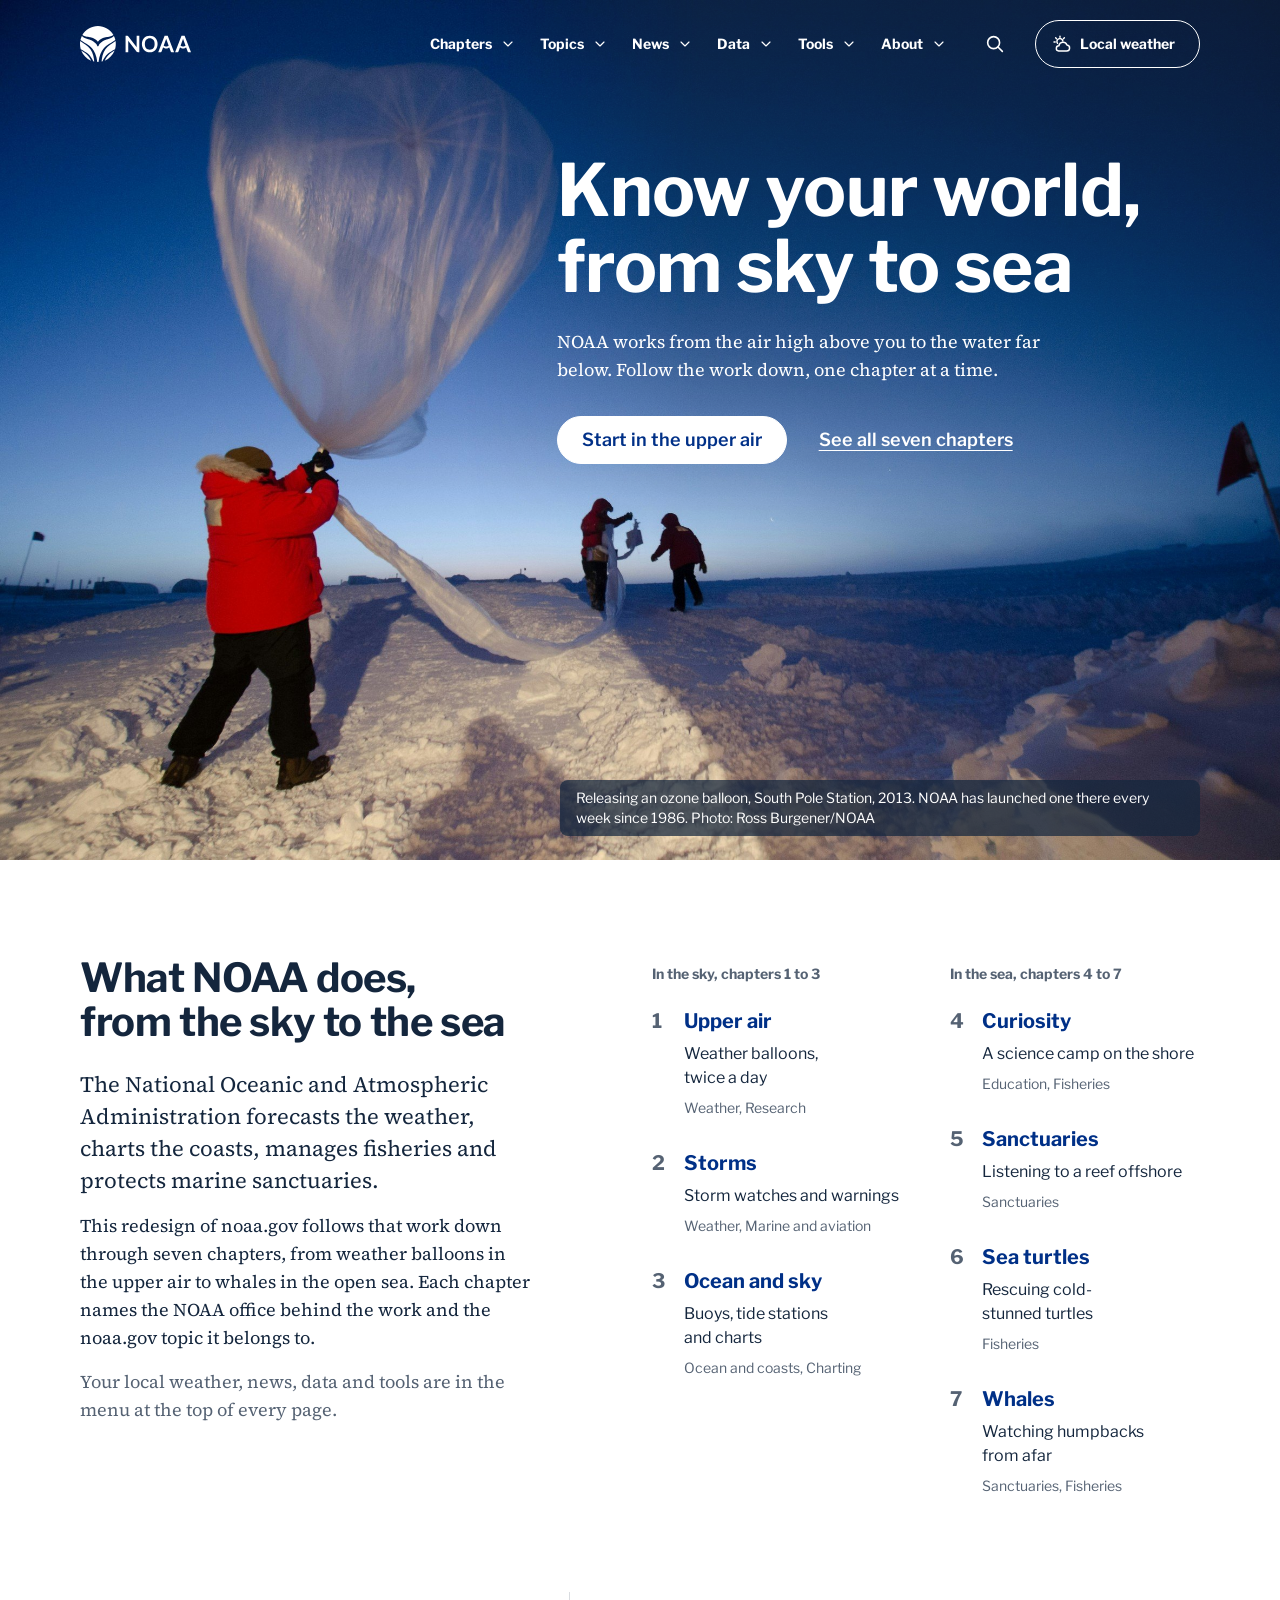
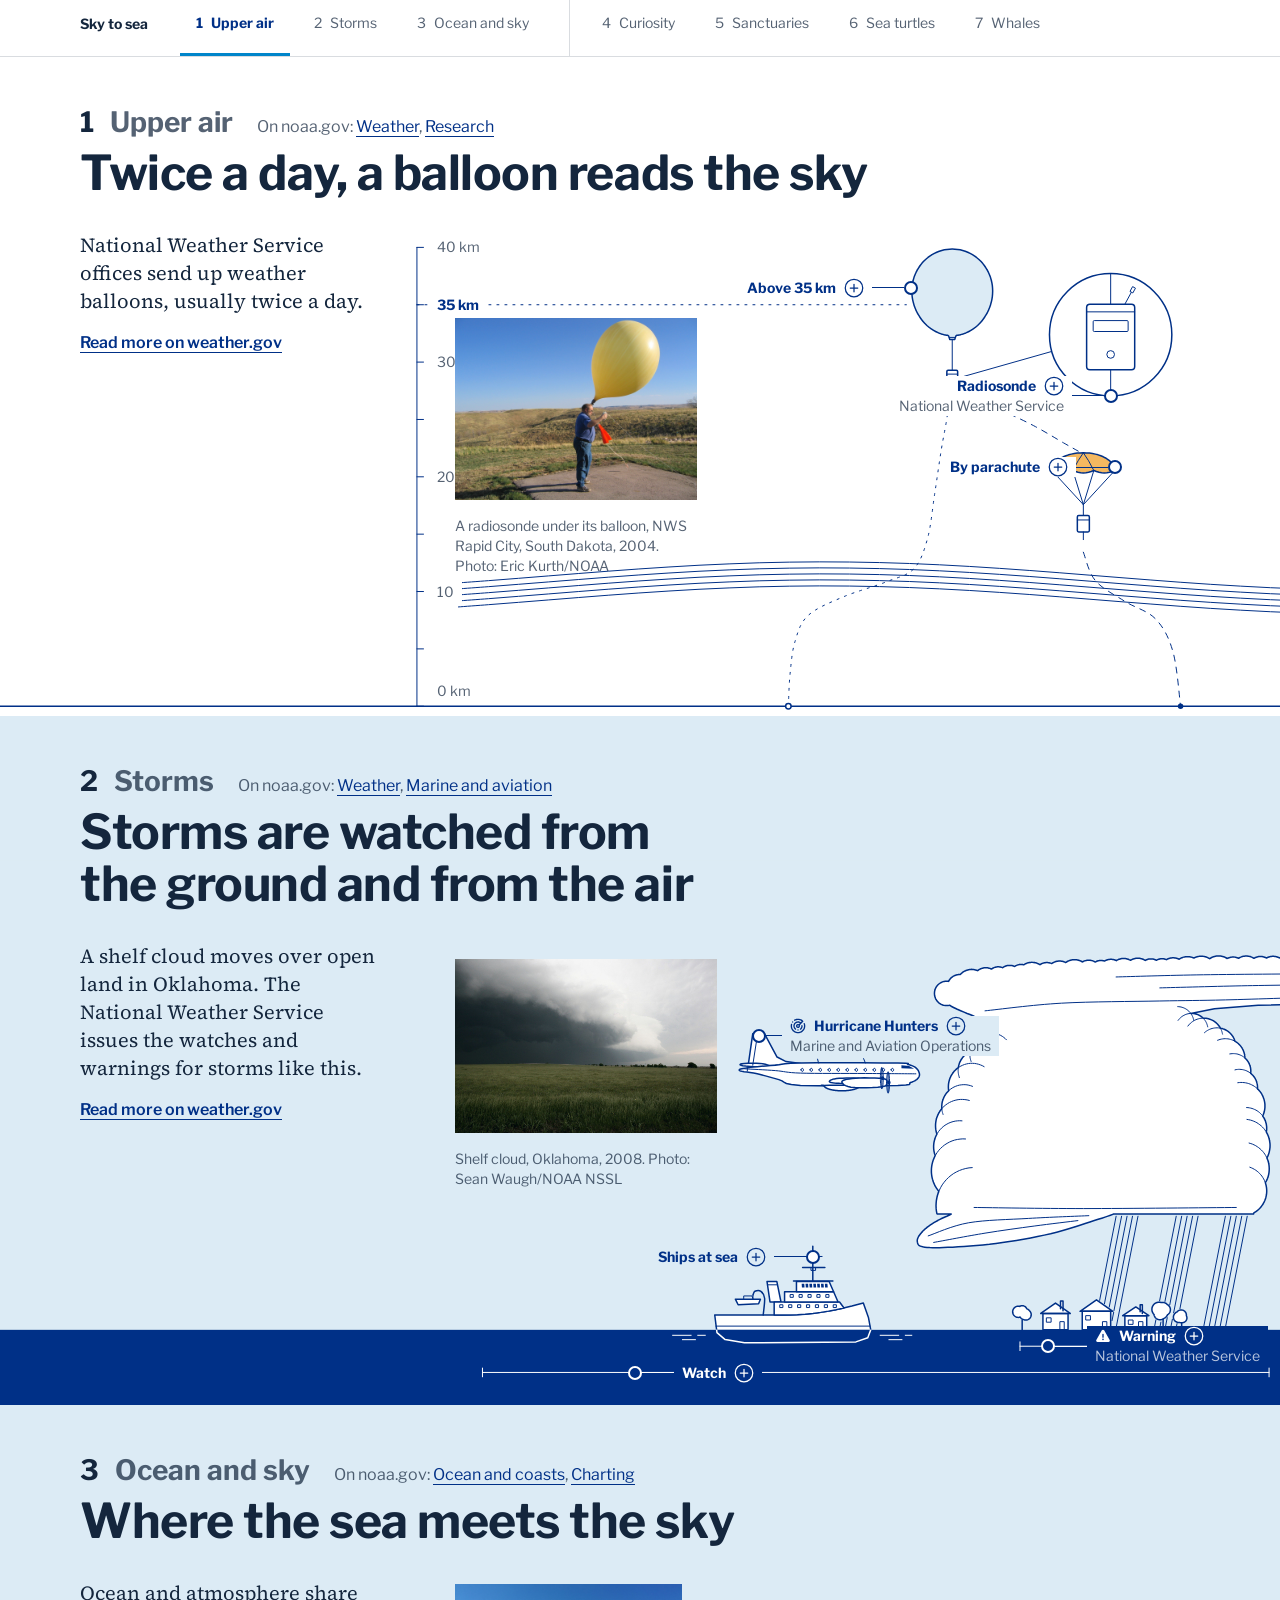
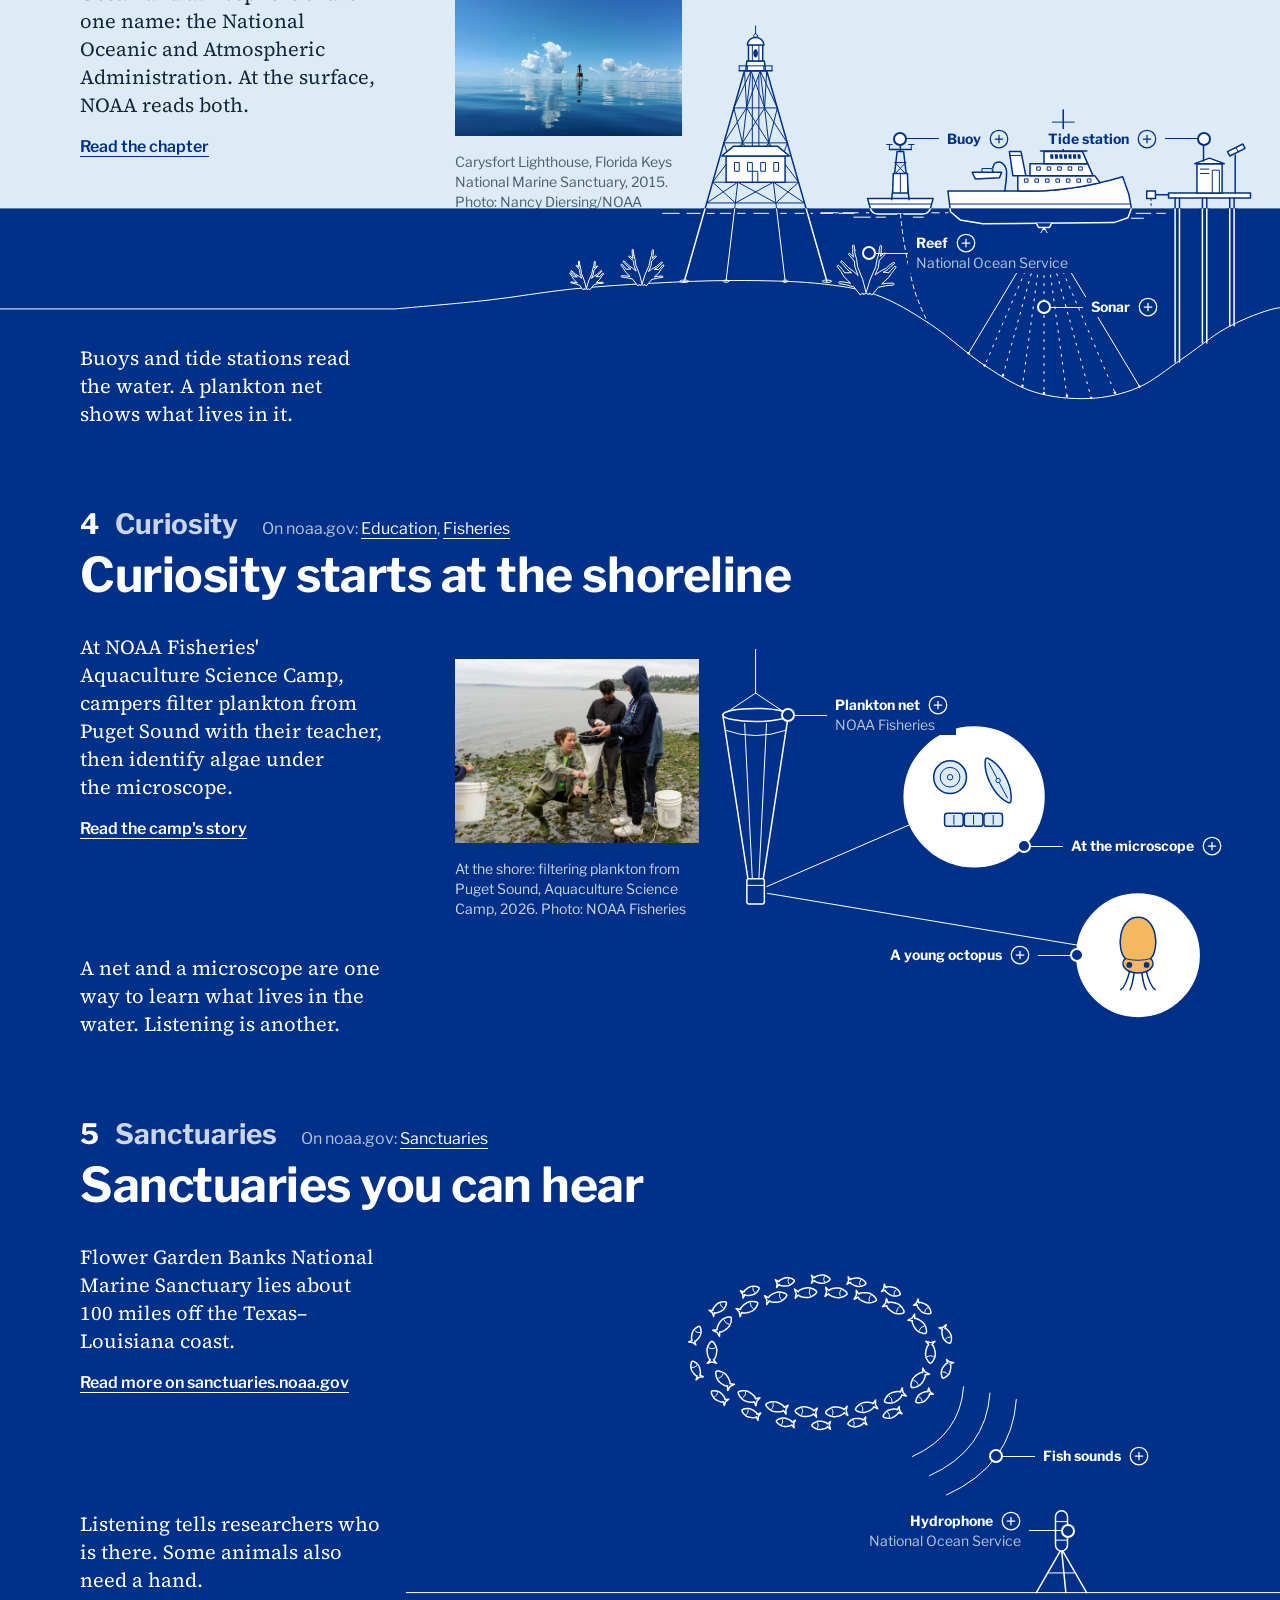
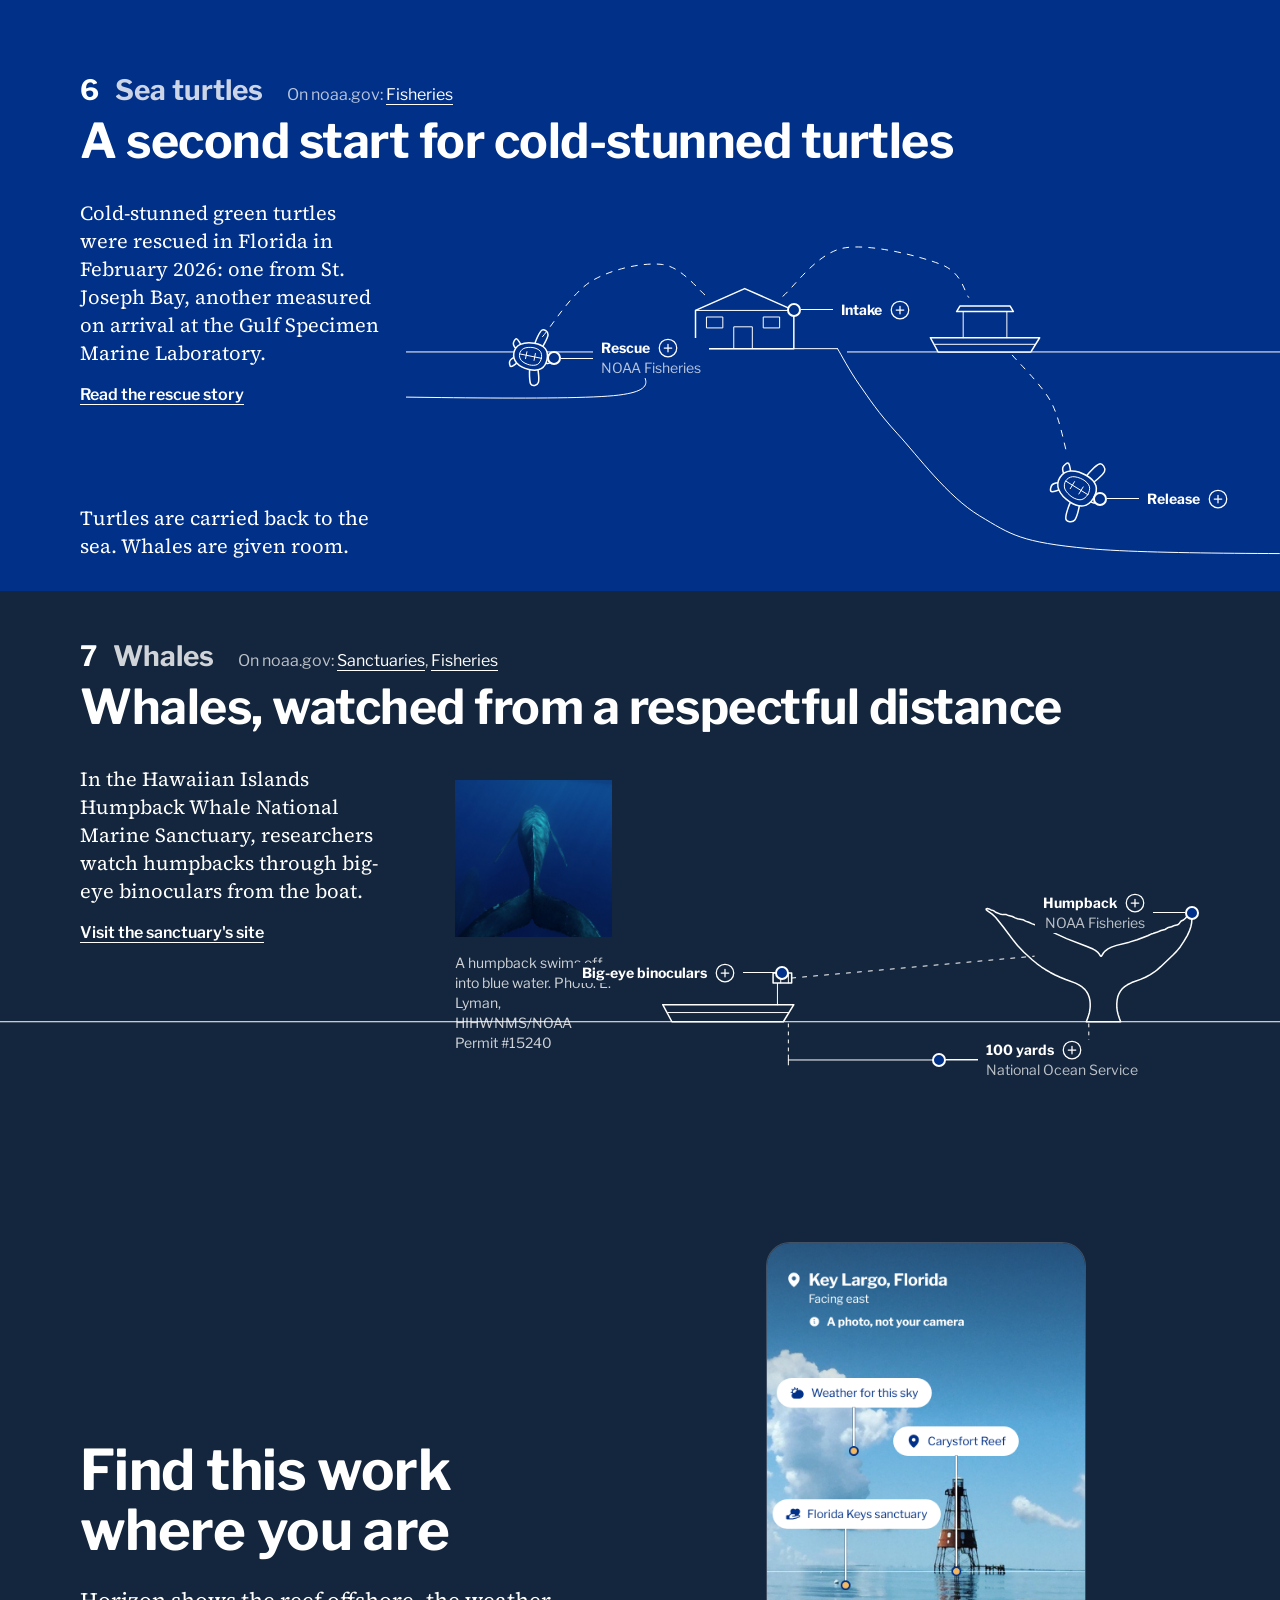
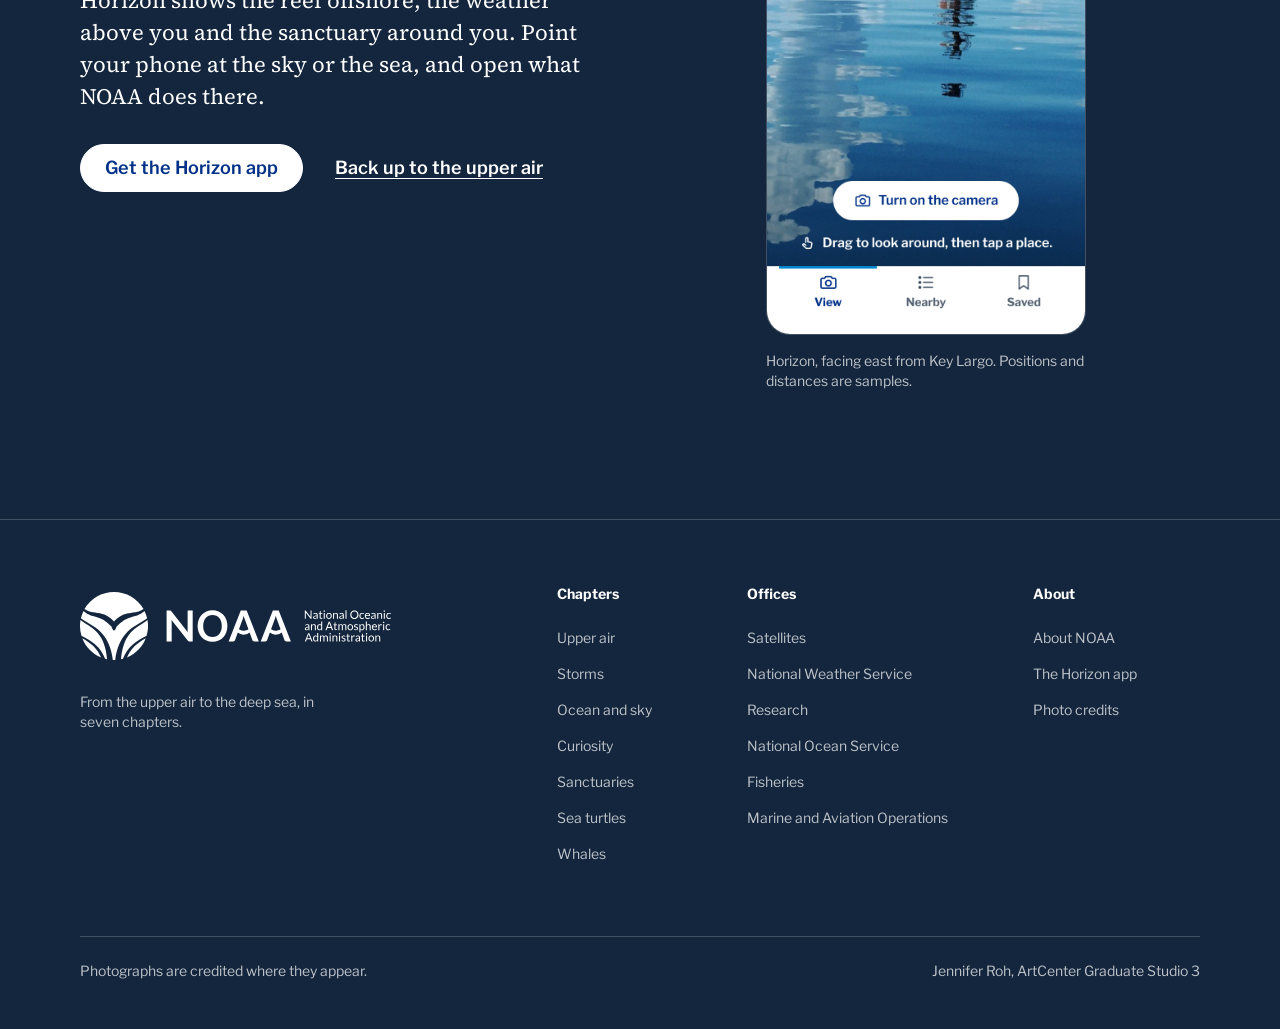
<file: index.html>
<!doctype html>
<html lang="en">
<head>
<meta charset="utf-8">
<meta name="color-scheme" content="only light">
<meta name="viewport" content="width=device-width, initial-scale=1">
<link rel="icon" href="horizon/icons/favicon.svg" type="image/svg+xml">
<link rel="icon" href="horizon/icons/favicon-32.png" type="image/png" sizes="32x32">
<link rel="apple-touch-icon" href="horizon/icons/apple-touch-icon.png">
<title>Sky to sea | NOAA</title>
<script>document.documentElement.classList.add('js')</script>
<link rel="stylesheet" href="css/tokens.css">
<link rel="stylesheet" href="css/site.css">
<link rel="stylesheet" href="css/descent.css">
<style>

.hero { position: relative; height: 860px; background: var(--c-ink); color: var(--c-ground); overflow: hidden; }
.hero-media { position: absolute; inset: 0; }
.hero-img { width: 100%; height: 100%; object-fit: cover; object-position: 50% 28%; }
.hero-shade { position: absolute; z-index: 1; inset: 0 0 auto 36%; height: 600px; background: linear-gradient(180deg, var(--c-scrim) 0%, transparent 100%); opacity: .8; -webkit-mask-image: linear-gradient(90deg, transparent 0, #000 240px); mask-image: linear-gradient(90deg, transparent 0, #000 240px); }
.hero-cap { position: absolute; z-index: 2; right: var(--margin); bottom: var(--s-5); max-width: 640px; }
.hero-grid { position: relative; z-index: 2; height: 100%; padding-top: calc(var(--l-header-height) + var(--s-8)); align-content: start; }
.hero-text { grid-column: 6 / 13; }
.hero-text p { margin-top: var(--s-5); max-width: 30em; }
.hero-actions { display: flex; align-items: center; gap: var(--s-6); margin-top: var(--s-6); }
.hero-actions .link { color: var(--c-ground); }

.measures { display: grid; grid-template-columns: 1fr 1fr; gap: var(--s-4) var(--s-5); margin-top: var(--s-4); }
.measures li { font: var(--f-l3); color: var(--c-ink); }

.bridge { max-width: 30em; color: var(--c-ink); margin-bottom: var(--s-6); }

.closing { padding: var(--s-9) 0 var(--s-10); background: var(--c-ground); }
.closing .g { align-items: center; }
.closing .left { grid-column: 1 / 7; }
.closing .left p { margin-top: var(--s-5); max-width: 32em; }
.closing .acts { display: flex; align-items: center; gap: var(--s-6); margin-top: var(--s-6); }
.closing .shot { grid-column: 8 / 12; justify-self: center; }
.closing .shot .ph { width: 320px; aspect-ratio: 390 / 844; border-radius: var(--r-pill); background: var(--c-ink); border: 1px solid var(--c-rule); }
.closing .shot .cap { margin-top: var(--s-4); max-width: 320px; }

@media (min-width: 761px) and (max-width: 1023px) {
  .hero-text { grid-column: 5 / 13; }
  .hero-actions { flex-wrap: wrap; gap: var(--s-4) var(--s-6); }
  .hero-actions .btn { white-space: nowrap; }
  .closing .left { grid-column: 1 / 8; }
  .closing .shot { grid-column: 8 / 13; }
  .closing .shot .ph { width: 240px; }
}

@media (max-width: 760px) {
  .hero { height: auto; min-height: 100svh; display: flex; flex-direction: column; background: var(--c-ground); color: var(--c-ink); }
  .hero-media { position: relative; inset: auto; height: 380px; order: 0; }
  .hero-img { object-position: 22% 40%; }
  .hero-shade { inset: 0 0 auto 0; height: 160px; -webkit-mask-image: none; mask-image: none; }
  .hero-grid { order: 1; height: auto; padding-top: var(--s-5); padding-bottom: var(--s-5); }
  .hero-cap.plate { order: 2; position: static; max-width: none; margin: 0 var(--margin) var(--s-6); padding: 0; background: none; color: var(--c-ink-2); border-radius: 0; }
  .hero-text { grid-column: 1 / -1; }
  .hero .t-display { color: var(--c-ink); }
  .hero-text p { margin-top: var(--s-4); }
  .hero-actions { margin-top: var(--s-5); }
  .hero-actions .link { display: none; }
  .hero .btn.on-photo-btn { background: var(--c-brand); color: var(--c-ground); border-color: var(--c-brand); }

  .bridge { margin-bottom: var(--s-6); }

  .closing { padding: var(--s-8) 0 var(--s-8); }
  .closing .left, .closing .shot { grid-column: 1 / -1; }
  .closing .acts { flex-direction: column; align-items: flex-start; gap: var(--s-4); }
  .closing .shot { margin-top: var(--s-7); justify-self: start; }
  .closing .shot .ph { width: 240px; }
}
/* What this site is: NOAA in one sentence, how the site works, and the seven chapters in their two halves,
   the sky (1 to 3) and the sea (4 to 7). Hierarchy: chapter name, then a line on it, then its noaa.gov topics.
   Inside a chapter 8 px; between chapters 32 px; between the two halves 48 px. */
.about { padding: var(--s-9) 0; background: var(--c-ground); }
.about .g { align-items: start; }
.about-text { grid-column: 1 / 6; }
.about-text .t-lead { margin-top: var(--s-5); }
.about-text .t-body { margin-top: var(--s-4); color: var(--c-ink); }
.about-text .about-find { color: var(--c-ink-2); }
.about-groups { grid-column: 7 / 13; display: grid; grid-template-columns: repeat(2, minmax(0, 1fr)); column-gap: var(--s-7); padding-top: var(--s-2); }
.ov-h { font: var(--f-meta-b); color: var(--c-ink-2); }
.about-list { display: grid; gap: var(--s-6); margin-top: var(--s-5); }
.ov-a { display: grid; grid-template-columns: 32px minmax(0, 1fr); text-decoration: none; }
.ov-n { grid-row: 1 / 4; font: var(--f-item); color: var(--c-ink-2); font-variant-numeric: tabular-nums; }
.ov-name { font: var(--f-item); color: var(--c-brand); }
.ov-a:hover .ov-name { text-decoration: underline; text-decoration-thickness: 1px; text-underline-offset: 4px; }
.ov-d { margin-top: var(--s-2); font: 400 16px/24px var(--font-ui); color: var(--c-ink); }
.ov-k { margin-top: var(--s-2); font: var(--f-meta); color: var(--c-ink-2); }

@media (min-width: 761px) and (max-width: 1199px) {
  .about-text { grid-column: 1 / -1; }
  .about-text p { max-width: 40em; }
  .about-groups { grid-column: 1 / -1; margin-top: var(--s-7); }
}
@media (max-width: 760px) {
  .about { padding: var(--s-8) 0; }
  .about-text, .about-groups { grid-column: 1 / -1; }
  .about-groups { grid-template-columns: 1fr; row-gap: var(--s-7); margin-top: var(--s-7); }
  .ov-k { display: none; }   /* on phones a chapter in the list is its name and one line; its topics are in the chapter */
}

</style>
</head>
<body>

<section class="hero on-photo" id="top" aria-labelledby="hero-t">
  <header class="site-head over-photo" id="site-head">
  <div class="wrap row">
    <a class="brand" href="index.html" aria-label="NOAA home"><img class="on-photo" src="images/logo/NOAA_Symbol_NOAA_White.svg" alt="NOAA"><img class="on-white" src="images/logo/NOAA_Symbol_NOAA_Primary.svg" alt=""></a>
    <nav class="primary" id="primary" aria-label="Main"><ul class="nav-list"><li class="nav-i"><button class="nav-b" type="button" aria-expanded="false" aria-controls="m-chapters">Chapters<svg class="chev" viewBox="0 0 24 24" fill="none" stroke="currentColor" stroke-width="1.75" stroke-linecap="round" stroke-linejoin="round" aria-hidden="true"><path d="M6 9l6 6 6-6"/></svg></button><div class="mega" id="m-chapters" hidden><div class="wrap mega-in"><div class="mega-intro"><p class="mega-t">Sky to sea</p><p class="mega-p">NOAA’s work in seven chapters, from the upper air to the open sea.</p><a class="link" href="#about">About this site</a></div><ul class="mega-list c4"><li><a href="#ch1"><span class="mi-t"><span class="n">1</span>Upper air</span><span class="mi-d">Weather balloons, twice a day</span><span class="mi-k">Weather, Research</span></a></li><li><a href="#ch2"><span class="mi-t"><span class="n">2</span>Storms</span><span class="mi-d">Storm watches and warnings</span><span class="mi-k">Weather, Marine and aviation</span></a></li><li><a href="ocean-and-sky.html"><span class="mi-t"><span class="n">3</span>Ocean and sky</span><span class="mi-d">Buoys, tide stations and charts</span><span class="mi-k">Ocean and coasts, Charting</span></a></li><li><a href="#ch4"><span class="mi-t"><span class="n">4</span>Curiosity</span><span class="mi-d">A science camp on the shore</span><span class="mi-k">Education, Fisheries</span></a></li><li><a href="#ch5"><span class="mi-t"><span class="n">5</span>Sanctuaries</span><span class="mi-d">Listening to a reef offshore</span><span class="mi-k">Sanctuaries</span></a></li><li><a href="#ch6"><span class="mi-t"><span class="n">6</span>Sea turtles</span><span class="mi-d">Rescuing cold-stunned turtles</span><span class="mi-k">Fisheries</span></a></li><li><a href="#ch7"><span class="mi-t"><span class="n">7</span>Whales</span><span class="mi-d">Watching humpbacks from afar</span><span class="mi-k">Sanctuaries, Fisheries</span></a></li></ul></div></div></li><li class="nav-i"><button class="nav-b" type="button" aria-expanded="false" aria-controls="m-topics">Topics<svg class="chev" viewBox="0 0 24 24" fill="none" stroke="currentColor" stroke-width="1.75" stroke-linecap="round" stroke-linejoin="round" aria-hidden="true"><path d="M6 9l6 6 6-6"/></svg></button><div class="mega" id="m-topics" hidden><div class="wrap mega-in"><div class="mega-intro"><p class="mega-t">NOAA topics</p><p class="mega-p">The ten topics of noaa.gov. Each opens the NOAA site for that work.</p></div><ul class="mega-list c5"><li><a href="https://www.weather.gov/"><span class="mi-t">Weather</span><span class="mi-d">Forecasts and warnings from the National Weather Service</span><span class="mi-k">In chapters 1 and 2</span></a></li><li><a href="https://www.climate.gov/"><span class="mi-t">Climate</span><span class="mi-d">Climate data, outlooks and what is changing</span></a></li><li><a href="https://oceanservice.noaa.gov/"><span class="mi-t">Ocean and coasts</span><span class="mi-d">Tides, buoys and coastal science</span><span class="mi-k">In chapter 3</span></a></li><li><a href="https://www.fisheries.noaa.gov/"><span class="mi-t">Fisheries</span><span class="mi-d">Fish, marine mammals and sea turtles</span><span class="mi-k">In chapters 4, 6 and 7</span></a></li><li><a href="https://www.nesdis.noaa.gov/"><span class="mi-t">Satellites</span><span class="mi-d">The Earth, watched from orbit</span></a></li><li><a href="https://research.noaa.gov/"><span class="mi-t">Research</span><span class="mi-d">NOAA labs studying the air, the sea and the climate</span><span class="mi-k">In chapter 1</span></a></li><li><a href="https://www.omao.noaa.gov/"><span class="mi-t">Marine and aviation</span><span class="mi-d">NOAA ships, aircraft and the NOAA Corps</span><span class="mi-k">In chapter 2</span></a></li><li><a href="https://nauticalcharts.noaa.gov/"><span class="mi-t">Charting</span><span class="mi-d">Nautical charts and seafloor surveys</span><span class="mi-k">In chapter 3</span></a></li><li><a href="https://sanctuaries.noaa.gov/"><span class="mi-t">Sanctuaries</span><span class="mi-d">The national marine sanctuaries</span><span class="mi-k">In chapters 5 and 7</span></a></li><li><a href="https://www.noaa.gov/education"><span class="mi-t">Education</span><span class="mi-d">Lessons and programs for students and teachers</span><span class="mi-k">In chapter 4</span></a></li></ul></div></div></li><li class="nav-i"><button class="nav-b" type="button" aria-expanded="false" aria-controls="m-news">News<svg class="chev" viewBox="0 0 24 24" fill="none" stroke="currentColor" stroke-width="1.75" stroke-linecap="round" stroke-linejoin="round" aria-hidden="true"><path d="M6 9l6 6 6-6"/></svg></button><div class="mega" id="m-news" hidden><div class="wrap mega-in"><div class="mega-intro"><p class="mega-t">News and features</p><p class="mega-p">Stories and announcements from every part of NOAA.</p></div><ul class="mega-list c3"><li><a href="https://www.noaa.gov/news-features"><span class="mi-t">Latest news and features</span><span class="mi-d">Announcements, research and stories from across NOAA</span></a></li><li><a href="#about"><span class="mi-t">Seven stories on this site</span><span class="mi-d">From weather balloons in the upper air to whales in the open sea</span></a></li><li><a href="ocean-and-sky.html"><span class="mi-t">Ocean and sky, the full chapter</span><span class="mi-d">A buoy, a tide station, a chart survey and a reef</span></a></li></ul></div></div></li><li class="nav-i"><button class="nav-b" type="button" aria-expanded="false" aria-controls="m-data">Data<svg class="chev" viewBox="0 0 24 24" fill="none" stroke="currentColor" stroke-width="1.75" stroke-linecap="round" stroke-linejoin="round" aria-hidden="true"><path d="M6 9l6 6 6-6"/></svg></button><div class="mega" id="m-data" hidden><div class="wrap mega-in"><div class="mega-intro"><p class="mega-t">Data</p><p class="mega-p">NOAA measures the air, the sea and the coasts every day. The data is free to use.</p></div><ul class="mega-list c3"><li><a href="https://www.noaa.gov/data"><span class="mi-t">Access NOAA data</span><span class="mi-d">Where NOAA’s data lives and how to get it</span></a></li><li><a href="https://www.ncei.noaa.gov/"><span class="mi-t">Past weather and climate</span><span class="mi-d">Records from the National Centers for Environmental Information</span></a></li><li><a href="https://www.ndbc.noaa.gov/"><span class="mi-t">Buoy readings</span><span class="mi-d">Wind, waves and water temperature from buoys at sea</span></a></li><li><a href="https://tidesandcurrents.noaa.gov/"><span class="mi-t">Tides and water levels</span><span class="mi-d">Readings and predictions from tide stations</span></a></li><li><a href="https://www.star.nesdis.noaa.gov/goes/"><span class="mi-t">Satellite images</span><span class="mi-d">Live images from the GOES weather satellites</span></a></li></ul></div></div></li><li class="nav-i"><button class="nav-b" type="button" aria-expanded="false" aria-controls="m-tools">Tools<svg class="chev" viewBox="0 0 24 24" fill="none" stroke="currentColor" stroke-width="1.75" stroke-linecap="round" stroke-linejoin="round" aria-hidden="true"><path d="M6 9l6 6 6-6"/></svg></button><div class="mega" id="m-tools" hidden><div class="wrap mega-in"><div class="mega-intro"><p class="mega-t">Tools</p><p class="mega-p">Forecasts, maps and calculators for everyday use.</p></div><ul class="mega-list c3"><li><a href="https://www.weather.gov/"><span class="mi-t">Local forecast</span><span class="mi-d">The seven-day forecast for where you are</span></a></li><li><a href="https://radar.weather.gov/"><span class="mi-t">Radar</span><span class="mi-d">Rain and storms on the map, right now</span></a></li><li><a href="https://www.nhc.noaa.gov/"><span class="mi-t">Hurricanes</span><span class="mi-d">Forecasts from the National Hurricane Center</span></a></li><li><a href="https://nauticalcharts.noaa.gov/"><span class="mi-t">Nautical charts</span><span class="mi-d">Charts for U.S. coasts and the Great Lakes</span></a></li><li><a href="https://gml.noaa.gov/grad/solcalc/"><span class="mi-t">Solar calculator</span><span class="mi-d">Sunrise and sunset for any place and date</span></a></li><li><a href="horizon/index.html"><span class="mi-t">The Horizon app</span><span class="mi-d">NOAA’s work around you, on your phone</span></a></li></ul></div></div></li><li class="nav-i"><button class="nav-b" type="button" aria-expanded="false" aria-controls="m-about">About<svg class="chev" viewBox="0 0 24 24" fill="none" stroke="currentColor" stroke-width="1.75" stroke-linecap="round" stroke-linejoin="round" aria-hidden="true"><path d="M6 9l6 6 6-6"/></svg></button><div class="mega" id="m-about" hidden><div class="wrap mega-in"><div class="mega-intro"><p class="mega-t">About NOAA</p><p class="mega-p">The National Oceanic and Atmospheric Administration is part of the U.S. Department of Commerce.</p></div><ul class="mega-list c4"><li><a href="https://www.noaa.gov/about-our-agency"><span class="mi-t">About our agency</span><span class="mi-d">Mission, leadership and history</span></a></li><li><a href="https://www.weather.gov/"><span class="mi-t">National Weather Service</span><span class="mi-d">Forecasts and warnings</span></a></li><li><a href="https://oceanservice.noaa.gov/"><span class="mi-t">National Ocean Service</span><span class="mi-d">Coasts, tides and charts</span></a></li><li><a href="https://www.fisheries.noaa.gov/"><span class="mi-t">Fisheries</span><span class="mi-d">Fish, marine mammals and sea turtles</span></a></li><li><a href="https://research.noaa.gov/"><span class="mi-t">Research</span><span class="mi-d">NOAA’s labs and research programs</span></a></li><li><a href="https://www.nesdis.noaa.gov/"><span class="mi-t">Satellites</span><span class="mi-d">NOAA’s satellites and data centers</span></a></li><li><a href="https://www.omao.noaa.gov/"><span class="mi-t">Marine and Aviation Operations</span><span class="mi-d">NOAA’s ships and aircraft</span></a></li><li><a href="#about"><span class="mi-t">About this site</span><span class="mi-d">What NOAA does, from the sky to the&nbsp;sea</span></a></li></ul></div></div></li></ul></nav>
    <div class="sr"><button class="icon-btn search-btn" type="button" aria-label="Search this site" aria-expanded="false" aria-controls="m-search"><svg class="i-pin" viewBox="0 0 24 24" fill="none" stroke="currentColor" stroke-width="1.75" stroke-linecap="round" aria-hidden="true"><circle cx="10.5" cy="10.5" r="6.5"/><path d="M15.5 15.5L20 20"/></svg><svg class="i-x" viewBox="0 0 24 24" fill="none" stroke="currentColor" stroke-width="1.75" stroke-linecap="round" aria-hidden="true"><path d="M6 6l12 12M18 6L6 18"/></svg></button><div class="mega search-panel" id="m-search" hidden><div class="wrap mega-in"><div class="mega-intro"><p class="mega-t">Search this site</p><p class="mega-p">Chapters, NOAA topics, data and tools.</p></div><div class="search-body"><form class="search-form" role="search" onsubmit="return false"><label for="q">What are you looking for</label><input id="q" type="search" autocomplete="off" placeholder="Tides, hurricanes, whales"></form><p class="search-note" id="search-note" aria-live="polite"></p><ul class="mega-list c3 search-results" id="search-results"></ul><script type="application/json" id="search-index">[{"t": "Upper air", "h": "#ch1", "d": "Weather balloons, twice a day", "k": "Chapter 1", "x": "balloon radiosonde ozone upper air sounding atmosphere Weather Research"}, {"t": "Storms", "h": "#ch2", "d": "Storm watches and warnings", "k": "Chapter 2", "x": "hurricane hunters tornado thunderstorm watch warning ship marine forecast Weather Marine and aviation"}, {"t": "Ocean and sky", "h": "ocean-and-sky.html", "d": "Buoys, tide stations and charts", "k": "Chapter 3", "x": "buoy tide station sonar chart lighthouse reef surface Ocean and coasts Charting"}, {"t": "Curiosity", "h": "#ch4", "d": "A science camp on the shore", "k": "Chapter 4", "x": "plankton microscope science camp education student Education Fisheries"}, {"t": "Sanctuaries", "h": "#ch5", "d": "Listening to a reef offshore", "k": "Chapter 5", "x": "sound hydrophone fish reef flower garden banks Sanctuaries"}, {"t": "Sea turtles", "h": "#ch6", "d": "Rescuing cold-stunned turtles", "k": "Chapter 6", "x": "turtle rescue cold stunned release Fisheries"}, {"t": "Whales", "h": "#ch7", "d": "Watching humpbacks from afar", "k": "Chapter 7", "x": "whale humpback binoculars distance hawaii Sanctuaries Fisheries"}, {"t": "A buoy that reports to everyone", "h": "ocean-and-sky.html#buoy", "d": "Buoy 44008, southeast of Nantucket", "k": "Ocean and sky", "x": "buoy wind waves ndbc data"}, {"t": "The water level, every six minutes", "h": "ocean-and-sky.html#tide", "d": "A tide station in Baltimore, Maryland", "k": "Ocean and sky", "x": "tide water level station"}, {"t": "Charts start with sound", "h": "ocean-and-sky.html#charts", "d": "A sonar survey on the Hudson River, New York", "k": "Ocean and sky", "x": "chart sonar survey seafloor"}, {"t": "Back to the reef", "h": "ocean-and-sky.html#reef", "d": "Carysfort Reef, Florida Keys", "k": "Ocean and sky", "x": "coral reef restoration"}, {"t": "Weather", "h": "https://www.weather.gov/", "d": "Forecasts and warnings from the National Weather Service", "k": "Topic on noaa.gov", "x": ""}, {"t": "Climate", "h": "https://www.climate.gov/", "d": "Climate data, outlooks and what is changing", "k": "Topic on noaa.gov", "x": ""}, {"t": "Ocean and coasts", "h": "https://oceanservice.noaa.gov/", "d": "Tides, buoys and coastal science", "k": "Topic on noaa.gov", "x": ""}, {"t": "Fisheries", "h": "https://www.fisheries.noaa.gov/", "d": "Fish, marine mammals and sea turtles", "k": "Topic on noaa.gov", "x": ""}, {"t": "Satellites", "h": "https://www.nesdis.noaa.gov/", "d": "The Earth, watched from orbit", "k": "Topic on noaa.gov", "x": ""}, {"t": "Research", "h": "https://research.noaa.gov/", "d": "NOAA labs studying the air, the sea and the climate", "k": "Topic on noaa.gov", "x": ""}, {"t": "Marine and aviation", "h": "https://www.omao.noaa.gov/", "d": "NOAA ships, aircraft and the NOAA Corps", "k": "Topic on noaa.gov", "x": ""}, {"t": "Charting", "h": "https://nauticalcharts.noaa.gov/", "d": "Nautical charts and seafloor surveys", "k": "Topic on noaa.gov", "x": ""}, {"t": "Sanctuaries", "h": "https://sanctuaries.noaa.gov/", "d": "The national marine sanctuaries", "k": "Topic on noaa.gov", "x": ""}, {"t": "Education", "h": "https://www.noaa.gov/education", "d": "Lessons and programs for students and teachers", "k": "Topic on noaa.gov", "x": ""}, {"t": "Latest news and features", "h": "https://www.noaa.gov/news-features", "d": "Announcements, research and stories from across NOAA", "k": "News", "x": ""}, {"t": "Seven stories on this site", "h": "#about", "d": "From weather balloons in the upper air to whales in the open sea", "k": "News", "x": ""}, {"t": "Ocean and sky, the full chapter", "h": "ocean-and-sky.html", "d": "A buoy, a tide station, a chart survey and a reef", "k": "News", "x": ""}, {"t": "Access NOAA data", "h": "https://www.noaa.gov/data", "d": "Where NOAA’s data lives and how to get it", "k": "Data", "x": ""}, {"t": "Past weather and climate", "h": "https://www.ncei.noaa.gov/", "d": "Records from the National Centers for Environmental Information", "k": "Data", "x": ""}, {"t": "Buoy readings", "h": "https://www.ndbc.noaa.gov/", "d": "Wind, waves and water temperature from buoys at sea", "k": "Data", "x": ""}, {"t": "Tides and water levels", "h": "https://tidesandcurrents.noaa.gov/", "d": "Readings and predictions from tide stations", "k": "Data", "x": ""}, {"t": "Satellite images", "h": "https://www.star.nesdis.noaa.gov/goes/", "d": "Live images from the GOES weather satellites", "k": "Data", "x": ""}, {"t": "Local forecast", "h": "https://www.weather.gov/", "d": "The seven-day forecast for where you are", "k": "Tools", "x": ""}, {"t": "Radar", "h": "https://radar.weather.gov/", "d": "Rain and storms on the map, right now", "k": "Tools", "x": ""}, {"t": "Hurricanes", "h": "https://www.nhc.noaa.gov/", "d": "Forecasts from the National Hurricane Center", "k": "Tools", "x": ""}, {"t": "Nautical charts", "h": "https://nauticalcharts.noaa.gov/", "d": "Charts for U.S. coasts and the Great Lakes", "k": "Tools", "x": ""}, {"t": "Solar calculator", "h": "https://gml.noaa.gov/grad/solcalc/", "d": "Sunrise and sunset for any place and date", "k": "Tools", "x": ""}, {"t": "The Horizon app", "h": "horizon/index.html", "d": "NOAA’s work around you, on your phone", "k": "Tools", "x": ""}, {"t": "About our agency", "h": "https://www.noaa.gov/about-our-agency", "d": "Mission, leadership and history", "k": "About", "x": ""}, {"t": "National Weather Service", "h": "https://www.weather.gov/", "d": "Forecasts and warnings", "k": "About", "x": ""}, {"t": "National Ocean Service", "h": "https://oceanservice.noaa.gov/", "d": "Coasts, tides and charts", "k": "About", "x": ""}, {"t": "Fisheries", "h": "https://www.fisheries.noaa.gov/", "d": "Fish, marine mammals and sea turtles", "k": "About", "x": ""}, {"t": "Research", "h": "https://research.noaa.gov/", "d": "NOAA’s labs and research programs", "k": "About", "x": ""}, {"t": "Satellites", "h": "https://www.nesdis.noaa.gov/", "d": "NOAA’s satellites and data centers", "k": "About", "x": ""}, {"t": "Marine and Aviation Operations", "h": "https://www.omao.noaa.gov/", "d": "NOAA’s ships and aircraft", "k": "About", "x": ""}, {"t": "About this site", "h": "#about", "d": "What NOAA does, from the sky to the sea", "k": "About", "x": ""}, {"t": "Local weather", "h": "#", "d": "The forecast for your town, from the National Weather Service", "k": "Weather", "x": "forecast zip city temperature rain", "wx": 1}]</script></div></div></div></div>
    <div class="wx"><button class="wx-b" type="button" aria-expanded="false" aria-controls="m-weather"><svg class="i-pin" viewBox="0 0 24 24" fill="none" stroke="currentColor" stroke-width="1.75" stroke-linecap="round" stroke-linejoin="round" aria-hidden="true"><path d="M6.6 11.2A3.6 3.6 0 1 1 13 8.3"/><path d="M9.6 2.6v1.4M4.4 4.6l1 1M2.4 9.6h1.4M14.8 4.6l-1 1"/><path d="M8 20.5h9.5a3.6 3.6 0 0 0 .4-7.18 5 5 0 0 0-9.65.9A3.15 3.15 0 0 0 8 20.5z"/></svg><svg class="i-x" viewBox="0 0 24 24" fill="none" stroke="currentColor" stroke-width="1.75" stroke-linecap="round" aria-hidden="true"><path d="M6 6l12 12M18 6L6 18"/></svg><span>Local weather</span></button><div class="mega wx-panel" id="m-weather" hidden><div class="wrap mega-in"><div class="mega-intro"><p class="mega-t">Local weather</p><p class="mega-p">The forecast for your town, from the National Weather Service.</p></div><div class="wx-body"><form class="wx-form" action="https://forecast.weather.gov/zipcity.php" method="get" target="_blank"><label for="wx-q">City, state or ZIP code</label><div class="wx-row"><input id="wx-q" name="inputstring" type="text" autocomplete="postal-code" placeholder="For example, Long Beach, CA"><button class="btn" type="submit">Get the forecast</button></div></form><ul class="mega-list c4 wx-links"><li><a href="https://www.weather.gov/alerts"><span class="mi-t">Weather alerts</span><span class="mi-d">Warnings, watches and advisories in effect</span></a></li><li><a href="https://radar.weather.gov/"><span class="mi-t">Radar</span><span class="mi-d">Rain and storms on the map</span></a></li><li><a href="https://www.nhc.noaa.gov/"><span class="mi-t">Hurricanes</span><span class="mi-d">The National Hurricane Center</span></a></li><li><a href="horizon/index.html"><span class="mi-t">Horizon</span><span class="mi-d">The weather above you, on your phone</span></a></li></ul></div></div></div></div>
    <button class="icon-btn menu-btn" type="button" aria-label="Menu" aria-expanded="false" aria-controls="primary"><svg class="i-open" viewBox="0 0 24 24" fill="none" stroke="currentColor" stroke-width="1.75" stroke-linecap="round" aria-hidden="true"><path d="M4 7h16M4 12h16M4 17h16"/></svg><svg class="i-close" viewBox="0 0 24 24" fill="none" stroke="currentColor" stroke-width="1.75" stroke-linecap="round" aria-hidden="true"><path d="M6 6l12 12M18 6L6 18"/></svg></button>
  </div>
</header>
  <div class="hero-media">
    <img class="hero-img" src="images/ozonesonde-south-pole.jpg" alt="A person in a red parka lets go of a large clear balloon over the snow at the South Pole">
    <div class="hero-shade"></div>
  </div>
  <div class="wrap g hero-grid">
    <div class="hero-text opening">
      <h1 id="hero-t" class="t-display">Know your world, from sky to sea</h1>
      <p class="t-body">NOAA works from the air high above you to the water far below. Follow the work down, one chapter at a&nbsp;time.</p>
      <div class="hero-actions">
        <a class="btn on-photo-btn" href="#ch1">Start in the upper air</a>
        <a class="link" href="#about">See all seven chapters</a>
      </div>
    </div>
  </div>
  <p class="hero-cap plate">Releasing an ozone balloon, South Pole Station, 2013. NOAA has launched one there every week since 1986. <span class="credit">Photo: Ross&nbsp;Burgener/NOAA</span></p>
</section>

<section class="about" id="about" aria-labelledby="about-t">
  <div class="wrap g">
    <div class="about-text">
      <h2 id="about-t" class="t-sec">What NOAA does, from the sky to the sea</h2>
      <p class="t-lead">The National Oceanic and Atmospheric Administration forecasts the weather, charts the coasts, manages fisheries and protects&nbsp;marine sanctuaries.</p>
      <div class="more" id="more-about" data-more="About this site">
      <p class="t-body">This redesign of noaa.gov follows that work down through seven chapters, from weather balloons in the upper air to whales in the open sea. Each chapter names the NOAA office behind the work and the noaa.gov topic it&nbsp;belongs to.</p>
      <p class="t-body about-find">Your local weather, news, data and tools are in the menu at the top of every page.</p>
      </div>
    </div>
    <div class="about-groups">
      <div class="ov-group"><h3 class="ov-h">In the sky, chapters 1 to 3</h3><ol class="about-list"><li><a class="ov-a" href="#ch1"><span class="ov-n">1</span><span class="ov-name">Upper air</span><span class="ov-d">Weather balloons, twice a day</span><span class="ov-k">Weather, Research</span></a></li><li><a class="ov-a" href="#ch2"><span class="ov-n">2</span><span class="ov-name">Storms</span><span class="ov-d">Storm watches and warnings</span><span class="ov-k">Weather, Marine and aviation</span></a></li><li><a class="ov-a" href="ocean-and-sky.html"><span class="ov-n">3</span><span class="ov-name">Ocean and sky</span><span class="ov-d">Buoys, tide stations and charts</span><span class="ov-k">Ocean and coasts, Charting</span></a></li></ol></div>
      <div class="ov-group"><h3 class="ov-h">In the sea, chapters 4 to 7</h3><ol class="about-list" start="4"><li><a class="ov-a" href="#ch4"><span class="ov-n">4</span><span class="ov-name">Curiosity</span><span class="ov-d">A science camp on the shore</span><span class="ov-k">Education, Fisheries</span></a></li><li><a class="ov-a" href="#ch5"><span class="ov-n">5</span><span class="ov-name">Sanctuaries</span><span class="ov-d">Listening to a reef offshore</span><span class="ov-k">Sanctuaries</span></a></li><li><a class="ov-a" href="#ch6"><span class="ov-n">6</span><span class="ov-name">Sea turtles</span><span class="ov-d">Rescuing cold-stunned turtles</span><span class="ov-k">Fisheries</span></a></li><li><a class="ov-a" href="#ch7"><span class="ov-n">7</span><span class="ov-name">Whales</span><span class="ov-d">Watching humpbacks from afar</span><span class="ov-k">Sanctuaries, Fisheries</span></a></li></ol></div>
    </div>
  </div>
</section>

<nav class="cnav" id="chapters" aria-label="Chapters, sky to sea">
  <div class="wrap row">
    <p class="cnav-title">Sky to sea</p>
    <ol class="cnav-list">
      <li><a href="#ch1" aria-current="location"><span class="n">1</span>Upper air</a></li>
      <li><a href="#ch2"><span class="n">2</span>Storms</a></li>
      <li><a href="#ch3"><span class="n">3</span>Ocean and sky</a></li>
      <li class="sea"><a href="#ch4"><span class="n">4</span>Curiosity</a></li>
      <li><a href="#ch5"><span class="n">5</span>Sanctuaries</a></li>
      <li><a href="#ch6"><span class="n">6</span>Sea turtles</a></li>
      <li><a href="#ch7"><span class="n">7</span>Whales</a></li>
    </ol>
    <p class="cnav-here"><span class="num">1 of 7</span><b>Upper air</b></p>
    <div class="cnav-dir">
      <a class="dir" role="link" aria-disabled="true" aria-label="Previous chapter, up"><svg viewBox="0 0 24 24" fill="none" stroke="currentColor" stroke-width="1.75" stroke-linecap="round" stroke-linejoin="round"><path d="M12 19V5M6 11l6-6 6 6"/></svg><span>Up</span></a>
      <a class="dir" href="#ch2" aria-label="Next chapter, down: Storms"><svg viewBox="0 0 24 24" fill="none" stroke="currentColor" stroke-width="1.75" stroke-linecap="round" stroke-linejoin="round"><path d="M12 5v14M6 13l6 6 6-6"/></svg><span>Storms</span></a>
    </div>
  </div>
</nav>

<main>
<section class="dsc dsc-1 light" id="ch1" aria-labelledby="ch1-t">
  <svg class="art-defs" width="0" height="0" aria-hidden="true" focusable="false"><defs><g id="art-ch1"><path d="M96 704.2C105.2 703.5 132.7 701.5 151.1 700.1C169.4 698.7 187.8 697.3 206.1 695.8C224.5 694.4 242.8 692.9 261.2 691.4C279.5 689.9 297.9 688.5 316.2 687C334.6 685.6 352.9 684.1 371.3 682.7C389.6 681.4 408 680 426.3 678.7C444.7 677.5 463 676.2 481.4 675.1C499.7 674 518.1 672.9 536.4 671.9C554.8 671 573.1 670.1 591.5 669.4C609.8 668.6 628.2 668 646.5 667.4C664.9 666.9 683.2 666.5 701.6 666.2C719.9 665.9 738.3 665.7 756.6 665.7C775 665.7 793.3 665.8 811.7 666C830 666.2 848.4 666.5 866.7 667C885.1 667.4 903.4 668 921.8 668.7C940.1 669.4 958.5 670.2 976.8 671.1C995.2 672 1013.5 673 1031.9 674.1C1050.2 675.2 1068.6 676.3 1086.9 677.6C1105.3 678.8 1123.6 680.1 1142 681.5C1160.3 682.8 1178.7 684.2 1197 685.7C1215.4 687.1 1233.7 688.6 1252.1 690.1C1270.4 691.5 1288.8 693 1307.1 694.5C1325.5 695.9 1343.8 697.4 1362.2 698.8C1380.5 700.2 1398.9 701.6 1417.2 703C1435.6 704.3 1453.9 705.6 1472.3 706.8C1490.6 708 1509 709.1 1527.3 710.1C1545.7 711.2 1564 712.1 1582.4 713C1600.7 713.8 1619.1 714.6 1637.4 715.2C1655.8 715.8 1683.3 716.5 1692.5 716.8M96 715.2C105.2 714.5 132.7 712.5 151.1 711.1C169.4 709.7 187.8 708.3 206.1 706.8C224.5 705.4 242.8 703.9 261.2 702.4C279.5 700.9 297.9 699.5 316.2 698C334.6 696.6 352.9 695.1 371.3 693.7C389.6 692.4 408 691 426.3 689.7C444.7 688.5 463 687.2 481.4 686.1C499.7 685 518.1 683.9 536.4 682.9C554.8 682 573.1 681.1 591.5 680.4C609.8 679.6 628.2 679 646.5 678.4C664.9 677.9 683.2 677.5 701.6 677.2C719.9 676.9 738.3 676.7 756.6 676.7C775 676.7 793.3 676.8 811.7 677C830 677.2 848.4 677.5 866.7 678C885.1 678.4 903.4 679 921.8 679.7C940.1 680.4 958.5 681.2 976.8 682.1C995.2 683 1013.5 684 1031.9 685.1C1050.2 686.2 1068.6 687.3 1086.9 688.6C1105.3 689.8 1123.6 691.1 1142 692.5C1160.3 693.8 1178.7 695.2 1197 696.7C1215.4 698.1 1233.7 699.6 1252.1 701.1C1270.4 702.5 1288.8 704 1307.1 705.5C1325.5 706.9 1343.8 708.4 1362.2 709.8C1380.5 711.2 1398.9 712.6 1417.2 714C1435.6 715.3 1453.9 716.6 1472.3 717.8C1490.6 719 1509 720.1 1527.3 721.1C1545.7 722.2 1564 723.1 1582.4 724C1600.7 724.8 1619.1 725.6 1637.4 726.2C1655.8 726.8 1683.3 727.5 1692.5 727.8M96 726.2C105.2 725.5 132.7 723.5 151.1 722.1C169.4 720.7 187.8 719.3 206.1 717.8C224.5 716.4 242.8 714.9 261.2 713.4C279.5 711.9 297.9 710.5 316.2 709C334.6 707.6 352.9 706.1 371.3 704.7C389.6 703.4 408 702 426.3 700.7C444.7 699.5 463 698.2 481.4 697.1C499.7 696 518.1 694.9 536.4 693.9C554.8 693 573.1 692.1 591.5 691.4C609.8 690.6 628.2 690 646.5 689.4C664.9 688.9 683.2 688.5 701.6 688.2C719.9 687.9 738.3 687.7 756.6 687.7C775 687.7 793.3 687.8 811.7 688C830 688.2 848.4 688.5 866.7 689C885.1 689.4 903.4 690 921.8 690.7C940.1 691.4 958.5 692.2 976.8 693.1C995.2 694 1013.5 695 1031.9 696.1C1050.2 697.2 1068.6 698.3 1086.9 699.6C1105.3 700.8 1123.6 702.1 1142 703.5C1160.3 704.8 1178.7 706.2 1197 707.7C1215.4 709.1 1233.7 710.6 1252.1 712.1C1270.4 713.5 1288.8 715 1307.1 716.5C1325.5 717.9 1343.8 719.4 1362.2 720.8C1380.5 722.2 1398.9 723.6 1417.2 725C1435.6 726.3 1453.9 727.6 1472.3 728.8C1490.6 730 1509 731.1 1527.3 732.1C1545.7 733.2 1564 734.1 1582.4 735C1600.7 735.8 1619.1 736.6 1637.4 737.2C1655.8 737.8 1683.3 738.5 1692.5 738.8M96 737.2C105.2 736.5 132.7 734.5 151.1 733.1C169.4 731.7 187.8 730.3 206.1 728.8C224.5 727.4 242.8 725.9 261.2 724.4C279.5 722.9 297.9 721.5 316.2 720C334.6 718.6 352.9 717.1 371.3 715.7C389.6 714.4 408 713 426.3 711.7C444.7 710.5 463 709.2 481.4 708.1C499.7 707 518.1 705.9 536.4 704.9C554.8 704 573.1 703.1 591.5 702.4C609.8 701.6 628.2 701 646.5 700.4C664.9 699.9 683.2 699.5 701.6 699.2C719.9 698.9 738.3 698.7 756.6 698.7C775 698.7 793.3 698.8 811.7 699C830 699.2 848.4 699.5 866.7 700C885.1 700.4 903.4 701 921.8 701.7C940.1 702.4 958.5 703.2 976.8 704.1C995.2 705 1013.5 706 1031.9 707.1C1050.2 708.2 1068.6 709.3 1086.9 710.6C1105.3 711.8 1123.6 713.1 1142 714.5C1160.3 715.8 1178.7 717.2 1197 718.7C1215.4 720.1 1233.7 721.6 1252.1 723.1C1270.4 724.5 1288.8 726 1307.1 727.5C1325.5 728.9 1343.8 730.4 1362.2 731.8C1380.5 733.2 1398.9 734.6 1417.2 736C1435.6 737.3 1453.9 738.6 1472.3 739.8C1490.6 741 1509 742.1 1527.3 743.1C1545.7 744.2 1564 745.1 1582.4 746C1600.7 746.8 1619.1 747.6 1637.4 748.2C1655.8 748.8 1683.3 749.5 1692.5 749.8M96 748.2C105.2 747.5 132.7 745.5 151.1 744.1C169.4 742.7 187.8 741.3 206.1 739.8C224.5 738.4 242.8 736.9 261.2 735.4C279.5 733.9 297.9 732.5 316.2 731C334.6 729.6 352.9 728.1 371.3 726.7C389.6 725.4 408 724 426.3 722.7C444.7 721.5 463 720.2 481.4 719.1C499.7 718 518.1 716.9 536.4 715.9C554.8 715 573.1 714.1 591.5 713.4C609.8 712.6 628.2 712 646.5 711.4C664.9 710.9 683.2 710.5 701.6 710.2C719.9 709.9 738.3 709.7 756.6 709.7C775 709.7 793.3 709.8 811.7 710C830 710.2 848.4 710.5 866.7 711C885.1 711.4 903.4 712 921.8 712.7C940.1 713.4 958.5 714.2 976.8 715.1C995.2 716 1013.5 717 1031.9 718.1C1050.2 719.2 1068.6 720.3 1086.9 721.6C1105.3 722.8 1123.6 724.1 1142 725.5C1160.3 726.8 1178.7 728.2 1197 729.7C1215.4 731.1 1233.7 732.6 1252.1 734.1C1270.4 735.5 1288.8 737 1307.1 738.5C1325.5 739.9 1343.8 741.4 1362.2 742.8C1380.5 744.2 1398.9 745.6 1417.2 747C1435.6 748.3 1453.9 749.6 1472.3 750.8C1490.6 752 1509 753.1 1527.3 754.1C1545.7 755.2 1564 756.1 1582.4 757C1600.7 757.8 1619.1 758.6 1637.4 759.2C1655.8 759.8 1683.3 760.5 1692.5 760.8" fill="none" stroke="#003087" stroke-width="1.0" stroke-linecap="round" stroke-linejoin="round" vector-effect="non-scaling-stroke"/><path d="M20 195H916" fill="none" stroke="#003087" stroke-width="1.0" stroke-linecap="round" stroke-linejoin="round" vector-effect="non-scaling-stroke" stroke-dasharray="2 6"/><path d="M-2400 930H1800" fill="none" stroke="#003087" stroke-width="1.5" stroke-linecap="round" stroke-linejoin="round" vector-effect="non-scaling-stroke"/><path d="M700 930C700.5 920.3 701 891.7 703 872C705 852.3 706.5 830 712 812C717.5 794 721.3 777.7 736 764C750.7 750.3 776 740.3 800 730C824 719.7 858.3 710.7 880 702C901.7 693.3 917.5 691.3 930 678C942.5 664.7 948.7 645 955 622C961.3 599 963.8 567 968 540C972.2 513 976.3 482.7 980 460C983.7 437.3 987.2 422 990 404C992.8 386 995.8 360.7 997 352" fill="none" stroke="#003087" stroke-width="1.0" stroke-linecap="round" stroke-linejoin="round" vector-effect="non-scaling-stroke" stroke-dasharray="2 6"/><circle cx="700" cy="930" r="5" fill="#FFFFFF" stroke="#003087" stroke-width="1.5" vector-effect="non-scaling-stroke"/><circle cx="1418" cy="930" r="5" fill="#003087"/><path d="M995.6 258.8 L995.6 258.8 L1004.4 258.8 L1004.4 258.8 L1004.5 258.7 L1006.4 252.9 L1006.5 252.7 L1006.6 252.4 L1006.8 252.2 L1006.9 252 L1007.1 251.8 L1007.3 251.6 L1007.6 251.4 L1007.8 251.3 L1008 251.1 L1008.3 251 L1008.6 251 L1008.9 250.9 L1010.2 250.8 L1010.3 250.8 L1015.2 249.8 L1015.3 249.7 L1020.1 248.4 L1020.2 248.3 L1024.9 246.6 L1025 246.6 L1029.6 244.5 L1029.7 244.4 L1034.1 242 L1034.2 242 L1038.4 239.3 L1038.5 239.2 L1042.5 236.2 L1042.6 236.2 L1046.4 232.9 L1046.4 232.9 L1050 229.4 L1050.1 229.3 L1053.4 225.6 L1053.5 225.5 L1056.6 221.7 L1056.6 221.6 L1059.5 217.5 L1059.5 217.4 L1062.1 213.2 L1062.2 213.2 L1064.5 208.8 L1064.6 208.7 L1066.7 204.3 L1066.7 204.2 L1068.6 199.6 L1068.6 199.5 L1070.2 194.8 L1070.2 194.7 L1071.5 190 L1071.6 189.9 L1072.6 185.1 L1072.6 185 L1073.4 180.1 L1073.4 180 L1073.8 175.1 L1073.8 175 L1074 170 L1074 170 L1073.8 165 L1073.8 164.9 L1073.4 160 L1073.4 159.9 L1072.6 155 L1072.6 154.9 L1071.5 150.1 L1071.5 150 L1070.1 145.3 L1070.1 145.2 L1068.4 140.6 L1068.3 140.5 L1066.4 136 L1066.3 135.9 L1064.1 131.6 L1064.1 131.5 L1061.6 127.3 L1061.5 127.2 L1058.7 123.2 L1058.7 123.1 L1055.7 119.3 L1055.6 119.2 L1052.4 115.6 L1052.3 115.5 L1048.8 112.2 L1048.8 112.1 L1045.1 109 L1045 108.9 L1041.2 106 L1041.1 106 L1037 103.4 L1037 103.3 L1032.8 101 L1032.7 101 L1028.4 98.9 L1028.3 98.9 L1023.8 97.1 L1023.7 97.1 L1019.2 95.7 L1019.1 95.7 L1014.5 94.5 L1014.4 94.5 L1009.7 93.7 L1009.6 93.7 L1004.9 93.2 L1004.8 93.2 L1000.1 93 L999.9 93 L995.2 93.2 L995.1 93.2 L990.4 93.7 L990.3 93.7 L985.6 94.5 L985.5 94.5 L980.9 95.7 L980.8 95.7 L976.3 97.1 L976.2 97.1 L971.7 98.9 L971.6 98.9 L967.3 101 L967.2 101 L963 103.3 L963 103.4 L958.9 106 L958.8 106 L955 108.9 L954.9 109 L951.2 112.1 L951.2 112.2 L947.7 115.5 L947.6 115.6 L944.4 119.2 L944.3 119.3 L941.3 123.1 L941.3 123.2 L938.5 127.2 L938.4 127.3 L935.9 131.5 L935.9 131.6 L933.7 135.9 L933.6 136 L931.7 140.5 L931.6 140.6 L929.9 145.2 L929.9 145.3 L928.5 150 L928.5 150.1 L927.4 154.9 L927.4 155 L926.6 159.9 L926.6 160 L926.2 164.9 L926.2 165 L926 170 L926 170 L926.2 175 L926.2 175.1 L926.6 180 L926.6 180.1 L927.4 185 L927.4 185.1 L928.4 189.9 L928.5 190 L929.8 194.7 L929.8 194.8 L931.4 199.5 L931.4 199.6 L933.3 204.2 L933.3 204.3 L935.4 208.7 L935.5 208.8 L937.8 213.2 L937.9 213.2 L940.5 217.4 L940.5 217.5 L943.4 221.6 L943.4 221.7 L946.5 225.5 L946.6 225.6 L949.9 229.3 L950 229.4 L953.6 232.9 L953.6 232.9 L957.4 236.2 L957.5 236.2 L961.5 239.2 L961.6 239.3 L965.8 242 L965.9 242 L970.3 244.4 L970.4 244.5 L975 246.6 L975.1 246.6 L979.8 248.3 L979.9 248.4 L984.7 249.7 L984.8 249.8 L989.7 250.8 L989.8 250.8 L991.1 250.9 L991.4 251 L991.7 251 L992 251.1 L992.2 251.3 L992.4 251.4 L992.7 251.6 L992.9 251.8 L993.1 252 L993.2 252.2 L993.4 252.4 L993.5 252.7 L993.6 252.9 L995.5 258.7 L995.6 258.8Z" fill="#DCEBF5" stroke="#003087" stroke-width="1.5" stroke-linejoin="round" vector-effect="non-scaling-stroke"/><path d="M994.5 254.8 L1005.5 254.8" fill="none" stroke="#003087" stroke-width="1.0" stroke-linecap="round" stroke-linejoin="round" vector-effect="non-scaling-stroke"/><path d="M1000 258.8 L1000 314.8" fill="none" stroke="#003087" stroke-width="1.0" stroke-linecap="round" stroke-linejoin="round" vector-effect="non-scaling-stroke"/><rect x="990.1" y="314.8" width="19.8" height="27" rx="2.2" fill="#FFFFFF" stroke="#003087" stroke-width="1.5" vector-effect="non-scaling-stroke"/><path d="M990.1 322 L1009.9 322" fill="none" stroke="#003087" stroke-width="1.0" stroke-linecap="round" stroke-linejoin="round" vector-effect="non-scaling-stroke"/><path d="M1000 341.8 L1000 354.4" fill="none" stroke="#003087" stroke-width="1.0" stroke-linecap="round" stroke-linejoin="round" vector-effect="non-scaling-stroke"/><path d="M1004 352C1009.3 354.3 1021 359.7 1036 366C1051 372.3 1074.7 381.3 1094 390C1113.3 398.7 1133.7 408.3 1152 418C1170.3 427.7 1190 440 1204 448C1218 456 1230.7 463 1236 466" fill="none" stroke="#003087" stroke-width="1.0" stroke-linecap="round" stroke-linejoin="round" vector-effect="non-scaling-stroke" stroke-dasharray="6 6"/><path d="M1182.5 498.5 L1182.8 495.3 L1183.6 492.2 L1185 489.1 L1186.9 486.1 L1189.3 483.2 L1192.2 480.4 L1195.6 477.9 L1199.3 475.5 L1203.5 473.4 L1208.1 471.5 L1212.9 469.8 L1218 468.5 L1223.3 467.4 L1228.8 466.6 L1234.4 466.2 L1240 466 L1245.6 466.2 L1251.2 466.6 L1256.7 467.4 L1262 468.5 L1267.1 469.8 L1271.9 471.5 L1276.5 473.4 L1280.7 475.5 L1284.4 477.9 L1287.8 480.4 L1290.7 483.2 L1293.1 486.1 L1295 489.1 L1296.4 492.2 L1297.2 495.3 L1297.5 498.5 L1297.5 498.5 L1292.7 500.2 L1287.9 501.6 L1283.1 502.5 L1278.3 502.9 L1273.5 502.5 L1268.8 501.6 L1264 500.2 L1259.2 498.5 L1254.4 500.2 L1249.6 501.6 L1244.8 502.5 L1240 502.9 L1235.2 502.5 L1230.4 501.6 L1225.6 500.2 L1220.8 498.5 L1216 500.2 L1211.2 501.6 L1206.5 502.5 L1201.7 502.9 L1196.9 502.5 L1192.1 501.6 L1187.3 500.2Z" fill="#F4B860" stroke="#003087" stroke-width="1.5" stroke-linejoin="round" vector-effect="non-scaling-stroke"/><path d="M1240 466 Q1230.4 479 1220.8 498.5M1240 466 Q1249.6 479 1259.2 498.5M1182.5 498.5 L1240 561M1220.8 498.5 L1240 561M1259.2 498.5 L1240 561M1297.5 498.5 L1240 561" fill="none" stroke="#003087" stroke-width="1.0" stroke-linecap="round" stroke-linejoin="round" vector-effect="non-scaling-stroke"/><path d="M1240 561 L1240 581" fill="none" stroke="#003087" stroke-width="1.0" stroke-linecap="round" stroke-linejoin="round" vector-effect="non-scaling-stroke"/><rect x="1229" y="581" width="22" height="30" rx="2.5" fill="#FFFFFF" stroke="#003087" stroke-width="1.5" vector-effect="non-scaling-stroke"/><path d="M1229 589 L1251 589" fill="none" stroke="#003087" stroke-width="1.0" stroke-linecap="round" stroke-linejoin="round" vector-effect="non-scaling-stroke"/><path d="M1240 611 L1240 625" fill="none" stroke="#003087" stroke-width="1.0" stroke-linecap="round" stroke-linejoin="round" vector-effect="non-scaling-stroke"/><path d="M1240 648C1243.7 656.7 1249.3 685 1262 700C1274.7 715 1297.7 726.3 1316 738C1334.3 749.7 1357.3 754.7 1372 770C1386.7 785.3 1396.3 803.3 1404 830C1411.7 856.7 1415.7 913.3 1418 930" fill="none" stroke="#003087" stroke-width="1.0" stroke-linecap="round" stroke-linejoin="round" vector-effect="non-scaling-stroke" stroke-dasharray="6 6"/><path d="M1012 328.8 L1182.2 280.5" fill="none" stroke="#003087" stroke-width="1.0" stroke-linecap="round" stroke-linejoin="round" vector-effect="non-scaling-stroke"/><circle cx="1290" cy="250" r="112" fill="#FFFFFF" stroke="#003087" stroke-width="1.5" vector-effect="non-scaling-stroke"/><path d="M1290 138 L1290 194" fill="none" stroke="#003087" stroke-width="1.0" stroke-linecap="round" stroke-linejoin="round" vector-effect="non-scaling-stroke"/><path d="M1290 314 L1290 362" fill="none" stroke="#003087" stroke-width="1.0" stroke-linecap="round" stroke-linejoin="round" vector-effect="non-scaling-stroke"/><path d="M1316 194 L1328 172" fill="none" stroke="#003087" stroke-width="1.0" stroke-linecap="round" stroke-linejoin="round" vector-effect="non-scaling-stroke"/><path d="M1330.2 161.8 L1335.4 164.7 L1330.6 173.4 L1325.4 170.6Z" fill="#FFFFFF" stroke="#003087" stroke-width="1.0" stroke-linejoin="round" vector-effect="non-scaling-stroke"/><rect x="1246" y="194" width="88" height="120" rx="6" fill="#FFFFFF" stroke="#003087" stroke-width="1.5" vector-effect="non-scaling-stroke"/><path d="M1246 208 L1334 208" fill="none" stroke="#003087" stroke-width="1.0" stroke-linecap="round" stroke-linejoin="round" vector-effect="non-scaling-stroke"/><rect x="1258" y="224" width="64" height="20" rx="2" fill="none" stroke="#003087" stroke-width="1.0" vector-effect="non-scaling-stroke"/><circle cx="1290" cy="286" r="7" fill="none" stroke="#003087" stroke-width="1.0" vector-effect="non-scaling-stroke"/></g></defs></svg>
  <div class="wrap">
    <div class="ch-top"><p class="kicker chno"><span class="n">1</span>Upper air</p><p class="topics">On noaa.gov: <a href="https://www.weather.gov/">Weather</a>, <a href="https://research.noaa.gov/">Research</a></p></div>
    <div class="g dsc-head">
      <h2 id="ch1-t" class="t-head">Twice a day, a balloon reads the&nbsp;sky</h2>
      <div class="dsc-intro">
        <p class="t-lead">National Weather Service offices send up weather balloons, usually twice a&nbsp;day.</p>
        <a class="link dsc-more" href="https://www.weather.gov/upperair/">Read more on weather.gov</a>
      </div>
    </div>
  </div>
  <div class="dsc-plate">
    <div class="stage">
      <svg class="art art-d" viewBox="0 60 1600 890" aria-hidden="true" focusable="false"><use href="#art-ch1"/><path d="M20 930V90" fill="none" stroke="#003087" stroke-width="1" stroke-linecap="round" stroke-linejoin="round" vector-effect="non-scaling-stroke"/><path d="M20 930h12M20 825h12M20 720h12M20 615h12M20 510h12M20 405h12M20 300h12M20 195h12M20 90h12" fill="none" stroke="#003087" stroke-width="1" stroke-linecap="round" stroke-linejoin="round" vector-effect="non-scaling-stroke"/></svg>
      <svg class="art art-m" viewBox="640 0 820 1000" aria-hidden="true" focusable="false"><use href="#art-ch1"/><path d="M652 930V90" fill="none" stroke="#003087" stroke-width="1" stroke-linecap="round" stroke-linejoin="round" vector-effect="non-scaling-stroke"/><path d="M652 930h12M652 825h12M652 720h12M652 615h12M652 510h12M652 405h12M652 300h12M652 195h12M652 90h12" fill="none" stroke="#003087" stroke-width="1" stroke-linecap="round" stroke-linejoin="round" vector-effect="non-scaling-stroke"/></svg>
      <div class="ax" aria-hidden="true"><span class="base" style="--y: 97.75%">0 km</span><span style="--y: 74.16%">10</span><span style="--y: 50.56%">20</span><span style="--y: 26.97%">30</span><span class="key" style="--y: 15.17%">35 km</span><span style="--y: 3.37%">40 km</span></div>
      <div class="co" data-side="l" data-card="l" style="--x: 57.75%; --y: 11.69%; --mx: 38.77%; --my: 4.05%"><button class="co-b" type="button" aria-label="1, Above 35 km" aria-expanded="false" aria-controls="card-burst"><span class="co-dot"><span class="co-n">1</span></span><span class="co-line"></span><span class="co-t"><span class="co-m">Above 35 km<svg class="co-plus" viewBox="0 0 24 24" aria-hidden="true"><circle cx="12" cy="12" r="10.5"/><path d="M12 7.5v9M7.5 12h9"/></svg></span></span></button><div class="card" id="card-burst" role="region" aria-label="Above 35 km" hidden><button class="card-x" type="button" aria-label="Close"><svg viewBox="0 0 24 24" aria-hidden="true"><path d="M6 6l12 12M18 6L6 18"/></svg></button><h3 class="t-item"><span class="num">Above 35 km</span></h3><p class="t-body">Balloons can rise this high before they&nbsp;burst.</p><a class="link" href="https://www.weather.gov/upperair/">Read more on weather.gov</a></div></div>
      <div class="co" data-side="r" data-card="l" style="--x: 80.62%; --y: 33.93%; --mx: 78.83%; --my: 7.61%"><button class="co-b" type="button" aria-label="2, Radiosonde, National Weather Service" aria-expanded="false" aria-controls="card-sonde"><span class="co-dot"><span class="co-n">2</span></span><span class="co-line"></span><span class="co-t"><span class="co-m">Radiosonde<svg class="co-plus" viewBox="0 0 24 24" aria-hidden="true"><circle cx="12" cy="12" r="10.5"/><path d="M12 7.5v9M7.5 12h9"/></svg></span> <span class="co-o">National Weather&nbsp;Service</span></span></button><div class="card" id="card-sonde" role="region" aria-label="Radiosonde" hidden><button class="card-x" type="button" aria-label="Close"><svg viewBox="0 0 24 24" aria-hidden="true"><path d="M6 6l12 12M18 6L6 18"/></svg></button><h3 class="t-item">Every second, the radiosonde sends</h3><ul class="measures"><li>Pressure</li><li>Temperature</li><li>Humidity</li><li>GPS position</li></ul><p class="t-body">The readings feed the computer models behind your&nbsp;forecast.</p><p class="org">NOAA National Weather&nbsp;Service</p><a class="link" href="https://www.weather.gov/upperair/">Read more on weather.gov</a></div></div>
      <div class="co" data-side="r" data-card="l" style="--x: 81.09%; --y: 48.60%; --mx: 85.09%; --my: 44.20%"><button class="co-b" type="button" aria-label="3, By parachute" aria-expanded="false" aria-controls="card-chute"><span class="co-dot"><span class="co-n">3</span></span><span class="co-line"></span><span class="co-t"><span class="co-m">By parachute<svg class="co-plus" viewBox="0 0 24 24" aria-hidden="true"><circle cx="12" cy="12" r="10.5"/><path d="M12 7.5v9M7.5 12h9"/></svg></span></span></button><div class="card" id="card-chute" role="region" aria-label="By parachute" hidden><button class="card-x" type="button" aria-label="Close"><svg viewBox="0 0 24 24" aria-hidden="true"><path d="M6 6l12 12M18 6L6 18"/></svg></button><h3 class="t-item">By parachute</h3><p class="t-body">After the burst, a small parachute slows the radiosonde on its way&nbsp;down.</p><a class="link" href="https://www.weather.gov/upperair/">Read more on weather.gov</a></div></div>
    </div>
    <ol class="co-key"><li><button class="co-k" type="button" aria-expanded="false" aria-controls="card-burst"><span class="co-n">1</span><span class="co-kt"><span class="co-km">Above 35 km</span></span><svg class="co-plus" viewBox="0 0 24 24" aria-hidden="true"><circle cx="12" cy="12" r="10.5"/><path d="M12 7.5v9M7.5 12h9"/></svg></button></li><li><button class="co-k" type="button" aria-expanded="false" aria-controls="card-sonde"><span class="co-n">2</span><span class="co-kt"><span class="co-km">Radiosonde</span> <span class="co-o">National Weather&nbsp;Service</span></span><svg class="co-plus" viewBox="0 0 24 24" aria-hidden="true"><circle cx="12" cy="12" r="10.5"/><path d="M12 7.5v9M7.5 12h9"/></svg></button></li><li><button class="co-k" type="button" aria-expanded="false" aria-controls="card-chute"><span class="co-n">3</span><span class="co-kt"><span class="co-km">By parachute</span></span><svg class="co-plus" viewBox="0 0 24 24" aria-hidden="true"><circle cx="12" cy="12" r="10.5"/><path d="M12 7.5v9M7.5 12h9"/></svg></button></li></ol>
    <figure class="inset" style="--l: 5.56%; --t: 17.98%; --w: 27.75%">
      <div class="ph"><img src="images/nws-radiosonde-yellow-balloon.jpg" alt="A National Weather Service technician holds a radiosonde under a yellow weather balloon on open grassland"></div>
      <figcaption class="cap">A radiosonde under its balloon, NWS Rapid City, South Dakota, 2004. <span class="credit">Photo: Eric&nbsp;Kurth/NOAA</span></figcaption>
    </figure>
  </div>
</section>

<section class="dsc dsc-2 light" id="ch2" aria-labelledby="ch2-t">
  <svg class="art-defs" width="0" height="0" aria-hidden="true" focusable="false"><defs><clipPath id="c2s-up"><rect x="-2400" y="-200" width="4400" height="620"/></clipPath><clipPath id="c2s-dn"><rect x="-2400" y="420" width="4400" height="880"/></clipPath><g id="art-ch2"><rect x="-2400" y="0" width="4400" height="860" fill="#DCEBF5"/><path d="M968.8 541.2 L968.8 541.2 L967.8 543 L967.8 543.1 L966.3 546.5 L966.2 546.6 L964.9 550.1 L964.9 550.2 L963.8 553.8 L963.8 553.8 L962.9 557.5 L962.9 557.6 L962.3 561.3 L962.3 561.3 L961.9 565.1 L961.9 565.2 L961.8 568.9 L961.8 569 L961.9 572.7 L961.9 572.8 L962.3 576.6 L962.3 576.6 L962.9 580.3 L962.9 580.4 L963.8 584.1 L963.8 584.1 L964.9 587.7 L964.9 587.8 L966.2 591.3 L966.3 591.4 L967.8 594.8 L967.8 594.9 L969.6 598.2 L969.7 598.2 L971.6 601.4 L971.7 601.5 L973.9 604.5 L973.9 604.6 L975.4 606.5 L975.4 606.5 L975.4 606.5 L974 610.2 L974 610.3 L972.7 614.6 L972.7 614.6 L971.7 619 L971.7 619.1 L970.9 623.5 L970.9 623.6 L970.5 628 L970.5 628.1 L970.3 632.6 L970.3 632.7 L970.5 637.2 L970.5 637.2 L970.9 641.7 L970.9 641.8 L971.7 646.2 L971.7 646.3 L971.9 647.2 L971.9 647.3 L972 647.4 L972 647.5 L972.1 647.6 L972.1 647.7 L972.2 647.7 L972.3 647.8 L972.3 647.8 L972.4 647.9 L972.5 647.9 L972.6 648 L972.7 648 L972.8 648 L972.9 648 L998.2 648 L998.2 648 L998.2 648 L997.4 648.4 L994 650.2 L994 650.2 L990 652 L990 652 L985.7 653.8 L985.7 653.8 L981.5 655.7 L981.5 655.7 L977.5 657.7 L977.5 657.7 L973.6 659.7 L973.6 659.8 L969.9 661.8 L969.9 661.8 L966.4 663.9 L966.4 663.9 L963.1 666 L963.1 666 L960 668 L960 668 L957.1 670 L957.1 670 L954.4 672 L954.4 672.1 L951.9 674.1 L951.8 674.1 L949.5 676.1 L949.5 676.1 L947.4 678.1 L947.3 678.2 L945.4 680.1 L945.4 680.2 L943.6 682.1 L943.6 682.1 L942 684 L942 684 L940.6 685.9 L940.6 685.9 L939.3 687.7 L939.3 687.8 L938.2 689.5 L938.2 689.6 L937.3 691.3 L937.2 691.4 L936.6 693.1 L936.5 693.2 L936.1 694.8 L936.1 694.9 L935.9 696.4 L935.9 696.5 L935.9 696.5 L936 698 L936 698 L936.2 699.5 L936.2 699.5 L936.5 700.9 L936.5 701 L937 702.3 L937 702.4 L937 702.5 L937.7 703.7 L937.8 703.8 L937.8 703.9 L938.8 705 L938.9 705.1 L939 705.2 L940.5 706.2 L940.6 706.2 L940.7 706.3 L942.8 707.2 L942.9 707.2 L943 707.2 L946 708 L946 708 L949.7 708.6 L949.8 708.6 L954 709.1 L954 709.1 L958.8 709.4 L958.8 709.4 L964.1 709.6 L964.1 709.6 L970.1 709.6 L970.1 709.6 L976.7 709.5 L976.7 709.5 L984 709.3 L984 709.3 L992 709 L992 709 L1000.9 708.6 L1000.9 708.6 L1010.8 708.1 L1010.8 708.1 L1021.4 707.4 L1021.4 707.4 L1032.6 706.7 L1032.6 706.7 L1044.3 705.8 L1044.3 705.8 L1056.2 704.7 L1056.2 704.7 L1068.1 703.5 L1068.1 703.5 L1080 702 L1080 702 L1092.1 700.3 L1092.1 700.3 L1104.6 698.4 L1104.6 698.4 L1117.5 696.3 L1117.5 696.3 L1130.5 694.1 L1130.5 694.1 L1143.4 691.7 L1143.4 691.7 L1156.1 689.2 L1156.1 689.2 L1168.4 686.6 L1168.4 686.6 L1180 684 L1180 684 L1191.2 681.2 L1191.2 681.2 L1202.3 678.2 L1202.4 678.2 L1213.2 675 L1213.2 675 L1223.7 671.8 L1223.8 671.7 L1233.8 668.5 L1233.8 668.5 L1243.3 665.4 L1243.3 665.4 L1252 662.6 L1260 660 L1267.2 657.7 L1267.2 657.7 L1273.7 655.6 L1273.8 655.6 L1279.7 653.7 L1279.7 653.7 L1285 651.9 L1285 651.9 L1289.7 650.2 L1289.7 650.2 L1293.7 648.7 L1293.8 648.7 L1295.4 648 L1295.5 648 L1295.5 648 L1551 648 L1551.1 648 L1551.2 648 L1551.3 648 L1551.4 647.9 L1551.5 647.9 L1551.6 647.8 L1551.6 647.8 L1551.7 647.7 L1551.8 647.6 L1551.8 647.6 L1551.9 647.5 L1551.9 647.4 L1552 647.3 L1552 647.2 L1552 647.1 L1552 647 L1552 645.9 L1552 645.9 L1552 645.9 L1552.7 645.5 L1552.7 645.5 L1555.2 643.9 L1555.3 643.9 L1557.7 642.2 L1557.7 642.1 L1560 640.3 L1560.1 640.2 L1562.2 638.2 L1562.2 638.2 L1564.3 636 L1564.3 636 L1566.2 633.7 L1566.2 633.6 L1567.9 631.3 L1568 631.2 L1569.5 628.7 L1569.5 628.6 L1570.9 626.1 L1571 626 L1572.2 623.3 L1572.2 623.3 L1573.2 620.5 L1573.3 620.4 L1574.1 617.6 L1574.1 617.6 L1574.8 614.7 L1574.8 614.6 L1575.3 611.7 L1575.3 611.7 L1575.6 608.7 L1575.6 608.7 L1575.7 605.7 L1575.7 605.7 L1575.6 602.7 L1575.6 602.7 L1575.3 599.7 L1575.3 599.7 L1574.8 596.8 L1574.8 596.7 L1574.1 593.8 L1574.1 593.8 L1573.3 591 L1573.2 590.9 L1573.2 590.8 L1573.2 590.7 L1573.2 590.7 L1573.8 589.7 L1573.8 589.7 L1575.3 586.9 L1575.3 586.9 L1576.6 584 L1576.6 584 L1577.7 581 L1577.8 581 L1578.7 578 L1578.7 577.9 L1579.4 574.9 L1579.4 574.8 L1579.9 571.7 L1579.9 571.7 L1580.2 568.6 L1580.2 568.5 L1580.3 565.4 L1580.3 565.3 L1580.2 562.2 L1580.2 562.1 L1579.9 559 L1579.9 559 L1579.4 555.9 L1579.4 555.8 L1578.7 552.8 L1578.7 552.7 L1577.8 549.7 L1577.7 549.7 L1576.6 546.8 L1576.6 546.7 L1576 545.4 L1576 545.4 L1576 545.4 L1576.8 544 L1576.8 544 L1578.1 541.2 L1578.1 541.1 L1579.2 538.2 L1579.2 538.1 L1580.1 535.2 L1580.1 535.1 L1580.8 532.1 L1580.8 532 L1581.3 529 L1581.3 528.9 L1581.7 525.8 L1581.7 525.8 L1581.8 522.7 L1581.8 522.6 L1581.7 519.5 L1581.7 519.5 L1581.3 516.4 L1581.3 516.3 L1580.8 513.3 L1580.8 513.2 L1580.1 510.2 L1580.1 510.1 L1579.2 507.2 L1579.2 507.1 L1578.1 504.2 L1578.1 504.2 L1576.8 501.3 L1576.8 501.3 L1575.3 498.5 L1575.3 498.5 L1575 498 L1575 498 L1575 498 L1575.3 496 L1575.3 495.9 L1575.6 493.5 L1575.6 493.5 L1575.6 491 L1575.6 491 L1575.6 488.6 L1575.6 488.5 L1575.3 486.1 L1575.3 486 L1574.9 483.6 L1574.9 483.6 L1574.4 481.2 L1574.3 481.2 L1573.6 478.8 L1573.6 478.8 L1572.8 476.5 L1572.7 476.5 L1571.7 474.3 L1571.7 474.2 L1570.6 472.1 L1570.5 472 L1569.3 470 L1569.2 469.9 L1568.3 468.6 L1568.3 468.6 L1568.3 468.6 L1569.2 466.7 L1569.2 466.6 L1570.1 464 L1570.2 464 L1571 461.3 L1571 461.3 L1571.6 458.6 L1571.6 458.5 L1572.1 455.8 L1572.1 455.8 L1572.4 453 L1572.4 453 L1572.4 450.2 L1572.4 450.1 L1572.4 447.4 L1572.4 447.3 L1572.1 444.6 L1572.1 444.5 L1571.6 441.8 L1571.6 441.7 L1571 439.1 L1571 439 L1570.2 436.4 L1570.1 436.3 L1569.2 433.7 L1569.2 433.7 L1568 431.2 L1568 431.1 L1566.7 428.7 L1566.7 428.6 L1565.2 426.3 L1565.2 426.2 L1563.6 424 L1563.5 423.9 L1561.8 421.8 L1561.7 421.8 L1559.9 419.7 L1559.8 419.7 L1558.8 418.8 L1558.8 418.8 L1558.8 418.7 L1558.8 418.7 L1558.8 418.6 L1558.9 416.5 L1558.9 416.4 L1558.8 414.3 L1558.8 414.3 L1558.6 412.2 L1558.6 412.1 L1558.3 410 L1558.2 409.9 L1557.8 407.9 L1557.7 407.8 L1557.1 405.8 L1557.1 405.7 L1556.4 403.7 L1556.3 403.7 L1555.5 401.7 L1555.4 401.7 L1554.4 399.8 L1554.4 399.8 L1553.3 398 L1553.2 397.9 L1552 396.2 L1552 396.1 L1550.6 394.5 L1550.6 394.5 L1549.1 392.9 L1549.1 392.9 L1547.5 391.4 L1547.5 391.4 L1546.4 390.4 L1546.3 390.4 L1546.3 390.4 L1546.5 388.5 L1546.5 388.4 L1546.6 386.4 L1546.6 386.3 L1546.5 384.3 L1546.5 384.2 L1546.3 382.2 L1546.3 382.1 L1546 380.1 L1546 380.1 L1545.5 378.1 L1545.5 378 L1544.9 376.1 L1544.9 376 L1544.2 374.1 L1544.1 374.1 L1543.3 372.2 L1543.3 372.1 L1542.3 370.4 L1542.3 370.3 L1541.2 368.6 L1541.2 368.5 L1540 366.9 L1540 366.8 L1538.7 365.2 L1538.6 365.2 L1537.2 363.7 L1537.2 363.7 L1535.8 362.3 L1535.7 362.3 L1535.7 362.3 L1535.7 360.5 L1535.7 360.5 L1535.5 358.2 L1535.4 358.1 L1535.1 355.9 L1535.1 355.8 L1534.5 353.6 L1534.5 353.5 L1533.9 351.4 L1533.8 351.3 L1533 349.2 L1533 349.1 L1532.1 347 L1532 347 L1531 345 L1530.9 344.9 L1529.7 343 L1529.7 342.9 L1528.4 341.1 L1528.3 341 L1526.9 339.2 L1526.8 339.2 L1525.3 337.5 L1525.2 337.5 L1523.6 335.9 L1523.5 335.9 L1521.8 334.4 L1521.7 334.4 L1519.9 333.1 L1519.8 333 L1517.9 331.8 L1517.8 331.8 L1517.6 331.7 L1517.6 331.7 L1517.5 331.6 L1517.2 330.4 L1517.2 330.4 L1516.4 328.3 L1516.4 328.3 L1515.5 326.3 L1515.4 326.2 L1514.4 324.3 L1514.4 324.2 L1513.2 322.4 L1513.2 322.3 L1511.9 320.6 L1511.9 320.5 L1510.5 318.8 L1510.5 318.8 L1509 317.2 L1508.9 317.1 L1507.3 315.7 L1507.3 315.6 L1505.6 314.2 L1505.6 314.2 L1503.8 312.9 L1503.7 312.9 L1501.9 311.7 L1501.8 311.7 L1499.9 310.7 L1499.8 310.7 L1497.9 309.8 L1497.8 309.7 L1495.8 309 L1495.7 308.9 L1493.6 308.3 L1493.6 308.3 L1491.4 307.8 L1491.4 307.8 L1491 307.7 L1490.9 307.7 L1490.9 307.7 L1490.6 307.1 L1490.6 307 L1489.4 305.1 L1489.4 305.1 L1488 303.3 L1488 303.2 L1486.6 301.5 L1486.5 301.4 L1485 299.8 L1484.9 299.7 L1483.3 298.2 L1483.3 298.1 L1481.5 296.7 L1481.5 296.7 L1479.6 295.4 L1479.6 295.3 L1477.7 294.1 L1477.6 294.1 L1475.6 293 L1475.6 293 L1473.5 292.1 L1473.5 292.1 L1471.4 291.3 L1471.3 291.3 L1469.1 290.6 L1469.1 290.6 L1466.9 290.1 L1466.8 290.1 L1464.6 289.7 L1464.5 289.7 L1462.3 289.5 L1462.2 289.5 L1460 289.4 L1459.9 289.4 L1459.3 289.4 L1459.3 289.4 L1459.3 289.4 L1457.9 288.1 L1457.9 288.1 L1456.4 286.9 L1456.4 286.9 L1454.8 285.7 L1454.8 285.7 L1453.2 284.7 L1453.1 284.7 L1451.4 283.8 L1451.4 283.8 L1449.6 283 L1449.6 282.9 L1447.8 282.3 L1447.7 282.3 L1445.9 281.7 L1445.9 281.7 L1444 281.3 L1444 281.2 L1442.1 280.9 L1442 280.9 L1440.1 280.7 L1440.1 280.7 L1438.2 280.7 L1438.1 280.7 L1436.7 280.7 L1436.7 280.7 L1436.6 280.7 L1436.6 280.7 L1436.6 280.7 L1436.6 280.7 L1480 272 L1480 272 L1560 266 L1560 266 L1699 262 L1699.1 262 L1699.2 262 L1699.3 262 L1699.4 261.9 L1699.5 261.9 L1699.6 261.8 L1699.6 261.8 L1699.7 261.7 L1699.8 261.7 L1699.8 261.6 L1699.9 261.5 L1699.9 261.4 L1700 261.3 L1700 261.2 L1700 261.1 L1700 261 L1700 180.9 L1700 180.8 L1700 180.7 L1700 180.6 L1699.9 180.5 L1699.9 180.4 L1699.8 180.3 L1699.8 180.2 L1699.7 180.2 L1699.6 180.1 L1699.1 179.7 L1699.1 179.6 L1697.9 178.8 L1697.8 178.7 L1696.6 178 L1696.5 177.9 L1695.2 177.2 L1695.1 177.2 L1693.8 176.6 L1693.7 176.6 L1692.3 176 L1692.3 176 L1690.9 175.6 L1690.8 175.6 L1689.4 175.2 L1689.3 175.2 L1687.8 175 L1687.8 175 L1686.3 174.8 L1686.2 174.8 L1684.8 174.8 L1684.7 174.8 L1683.2 174.8 L1683.1 174.8 L1681.7 175 L1681.6 175 L1680.1 175.2 L1680.1 175.2 L1678.6 175.6 L1678.6 175.6 L1677.2 176 L1677.1 176 L1675.7 176.6 L1675.7 176.6 L1674.3 177.2 L1674.3 177.2 L1672.9 177.9 L1672.9 178 L1671.9 178.6 L1671.9 178.6 L1671.8 178.6 L1671.8 178.6 L1671.8 178.6 L1670.6 178 L1670.6 178 L1669.4 177.6 L1669.3 177.6 L1668.1 177.2 L1668.1 177.2 L1666.9 176.9 L1666.8 176.9 L1665.6 176.7 L1665.5 176.7 L1664.3 176.6 L1664.2 176.5 L1663 176.5 L1662.9 176.5 L1661.6 176.5 L1661.6 176.6 L1660.3 176.7 L1660.3 176.7 L1659 176.9 L1659 176.9 L1657.8 177.2 L1657.7 177.2 L1656.5 177.6 L1656.4 177.6 L1655.3 178 L1655.2 178 L1654.1 178.6 L1654 178.6 L1652.9 179.2 L1652.9 179.2 L1651.8 179.9 L1651.7 179.9 L1651.6 180 L1651.6 180 L1651.6 180 L1651.4 179.9 L1651.4 179.9 L1650.2 179.2 L1650.2 179.1 L1649 178.5 L1648.9 178.5 L1647.7 177.9 L1647.7 177.9 L1646.4 177.4 L1646.3 177.4 L1645.1 177 L1645 177 L1643.7 176.7 L1643.6 176.7 L1642.3 176.4 L1642.2 176.4 L1640.9 176.3 L1640.8 176.3 L1639.5 176.3 L1639.4 176.3 L1638.1 176.3 L1638 176.3 L1636.7 176.4 L1636.6 176.4 L1635.3 176.7 L1635.2 176.7 L1633.9 177 L1633.9 177 L1632.6 177.4 L1632.5 177.4 L1631.3 177.9 L1631.2 177.9 L1630 178.5 L1629.9 178.5 L1628.7 179.1 L1628.7 179.2 L1627.5 179.9 L1627.5 179.9 L1626.9 180.3 L1626.8 180.4 L1626.8 180.3 L1625.8 179.6 L1625.7 179.5 L1624.4 178.7 L1624.3 178.7 L1623 178 L1622.9 177.9 L1621.5 177.3 L1621.4 177.3 L1620 176.7 L1619.9 176.7 L1618.5 176.3 L1618.4 176.2 L1616.9 175.9 L1616.8 175.9 L1615.3 175.6 L1615.2 175.6 L1613.7 175.5 L1613.6 175.5 L1612.1 175.4 L1612 175.4 L1610.5 175.5 L1610.4 175.5 L1608.9 175.6 L1608.8 175.6 L1607.3 175.9 L1607.2 175.9 L1605.7 176.2 L1605.6 176.3 L1604.2 176.7 L1604.1 176.7 L1602.7 177.3 L1602.6 177.3 L1601.2 177.9 L1601.1 178 L1599.8 178.7 L1599.7 178.7 L1598.9 179.2 L1598.8 179.3 L1598.8 179.2 L1597.7 178.6 L1597.6 178.6 L1596.3 178 L1596.2 178 L1594.9 177.5 L1594.8 177.4 L1593.4 177 L1593.3 177 L1591.9 176.7 L1591.8 176.7 L1590.4 176.4 L1590.3 176.4 L1588.8 176.3 L1588.8 176.3 L1587.3 176.2 L1587.2 176.2 L1585.8 176.3 L1585.7 176.3 L1584.2 176.4 L1584.2 176.4 L1582.7 176.7 L1582.7 176.7 L1581.2 177 L1581.2 177 L1579.8 177.4 L1579.7 177.5 L1578.3 178 L1578.2 178 L1576.9 178.6 L1576.8 178.6 L1575.6 179.3 L1575.5 179.4 L1575.5 179.4 L1575.5 179.4 L1575.4 179.4 L1574.7 179 L1574.6 178.9 L1573.3 178.3 L1573.2 178.3 L1571.8 177.8 L1571.8 177.8 L1570.4 177.3 L1570.3 177.3 L1568.9 177 L1568.8 177 L1567.3 176.7 L1567.3 176.7 L1565.8 176.6 L1565.7 176.6 L1564.3 176.5 L1564.2 176.5 L1562.7 176.6 L1562.7 176.6 L1561.2 176.7 L1561.1 176.7 L1559.7 177 L1559.6 177 L1558.2 177.3 L1558.1 177.3 L1556.7 177.8 L1556.7 177.8 L1555.3 178.3 L1555.2 178.3 L1553.9 178.9 L1553.8 179 L1552.5 179.7 L1552.5 179.7 L1552.2 179.8 L1552.2 179.8 L1552.2 179.8 L1551.3 179.3 L1551.3 179.3 L1549.8 178.5 L1549.8 178.5 L1548.2 177.8 L1548.2 177.7 L1546.6 177.2 L1546.6 177.1 L1545 176.7 L1544.9 176.6 L1543.3 176.3 L1543.2 176.2 L1541.6 176 L1541.5 176 L1539.9 175.8 L1539.8 175.8 L1538.2 175.7 L1538.1 175.7 L1536.4 175.8 L1536.4 175.8 L1534.7 176 L1534.6 176 L1533 176.2 L1532.9 176.3 L1531.3 176.6 L1531.3 176.7 L1529.7 177.1 L1529.6 177.2 L1528.1 177.7 L1528 177.8 L1526.5 178.5 L1526.4 178.5 L1525 179.3 L1524.9 179.3 L1524.1 179.8 L1524.1 179.8 L1524.1 179.8 L1522.9 179.2 L1522.8 179.2 L1521.5 178.7 L1521.4 178.7 L1520.1 178.3 L1520 178.2 L1518.6 177.9 L1518.6 177.9 L1517.1 177.7 L1517.1 177.7 L1515.7 177.5 L1515.6 177.5 L1514.2 177.5 L1514.1 177.5 L1512.7 177.5 L1512.6 177.5 L1511.2 177.7 L1511.1 177.7 L1509.7 177.9 L1509.7 177.9 L1508.3 178.2 L1508.2 178.3 L1506.8 178.7 L1506.8 178.7 L1505.4 179.2 L1505.4 179.2 L1504.1 179.8 L1504 179.8 L1503.4 180.2 L1503.3 180.2 L1503.3 180.2 L1501.9 179.3 L1501.8 179.3 L1500.2 178.4 L1500.2 178.4 L1498.5 177.6 L1498.5 177.6 L1496.8 177 L1496.7 177 L1495 176.4 L1494.9 176.4 L1493.1 176 L1493.1 176 L1491.3 175.7 L1491.2 175.7 L1489.4 175.5 L1489.4 175.5 L1487.5 175.4 L1487.5 175.4 L1485.7 175.5 L1485.6 175.5 L1483.8 175.7 L1483.7 175.7 L1481.9 176 L1481.9 176 L1480.1 176.4 L1480.1 176.4 L1478.3 177 L1478.3 177 L1476.6 177.6 L1476.5 177.6 L1474.9 178.4 L1474.8 178.4 L1473.2 179.3 L1473.1 179.3 L1471.6 180.3 L1471.5 180.3 L1471.2 180.6 L1471.2 180.6 L1471.2 180.6 L1470 179.8 L1469.9 179.8 L1468.4 179 L1468.3 178.9 L1466.7 178.2 L1466.6 178.2 L1464.9 177.5 L1464.9 177.5 L1463.2 177 L1463.1 177 L1461.4 176.6 L1461.3 176.6 L1459.5 176.3 L1459.5 176.3 L1457.7 176.1 L1457.6 176.1 L1455.8 176 L1455.8 176 L1454 176.1 L1453.9 176.1 L1452.1 176.3 L1452.1 176.3 L1450.3 176.6 L1450.2 176.6 L1448.5 177 L1448.4 177 L1446.7 177.5 L1446.6 177.5 L1445 178.2 L1444.9 178.2 L1443.3 178.9 L1443.2 179 L1442.5 179.4 L1442.4 179.4 L1442.4 179.4 L1441.4 178.9 L1441.3 178.9 L1439.7 178.3 L1439.6 178.2 L1438 177.7 L1437.9 177.7 L1436.2 177.3 L1436.2 177.3 L1434.4 177 L1434.4 177 L1432.6 176.8 L1432.6 176.8 L1430.8 176.8 L1430.8 176.8 L1429 176.8 L1429 176.8 L1427.3 177 L1427.2 177 L1425.5 177.3 L1425.4 177.3 L1423.7 177.7 L1423.7 177.7 L1422 178.2 L1421.9 178.3 L1420.3 178.9 L1420.3 178.9 L1418.7 179.6 L1418.6 179.6 L1417.1 180.5 L1417 180.5 L1415.6 181.4 L1415.5 181.4 L1415.3 181.6 L1415.3 181.6 L1415.3 181.6 L1414.8 181.3 L1414.8 181.3 L1413.4 180.7 L1413.4 180.6 L1412 180.1 L1411.9 180.1 L1410.5 179.7 L1410.5 179.7 L1409 179.3 L1408.9 179.3 L1407.5 179.1 L1407.4 179.1 L1405.9 178.9 L1405.9 178.9 L1404.4 178.9 L1404.3 178.9 L1402.9 178.9 L1402.8 178.9 L1401.3 179.1 L1401.3 179.1 L1399.8 179.3 L1399.7 179.3 L1398.3 179.7 L1398.2 179.7 L1396.8 180.1 L1396.7 180.1 L1395.4 180.6 L1395.3 180.7 L1394 181.3 L1393.9 181.3 L1392.6 182 L1392.5 182 L1392.1 182.3 L1392.1 182.3 L1392 182.3 L1391.8 182.2 L1391.7 182.2 L1390.6 181.7 L1390.5 181.7 L1389.3 181.4 L1389.2 181.3 L1388 181.1 L1387.9 181 L1386.7 180.8 L1386.6 180.8 L1385.4 180.7 L1385.3 180.7 L1384.1 180.7 L1384 180.7 L1382.8 180.7 L1382.7 180.7 L1381.5 180.8 L1381.4 180.8 L1380.2 181 L1380.1 181.1 L1378.9 181.3 L1378.8 181.4 L1377.6 181.7 L1377.6 181.7 L1376.4 182.2 L1376.3 182.2 L1375.2 182.7 L1375.1 182.7 L1374 183.3 L1374 183.4 L1373.7 183.5 L1373.7 183.5 L1373.7 183.5 L1372.8 183.1 L1372.7 183 L1371.5 182.5 L1371.5 182.5 L1370.3 182 L1370.2 182 L1369 181.6 L1368.9 181.6 L1367.7 181.3 L1367.6 181.3 L1366.4 181.1 L1366.3 181.1 L1365 181 L1365 181 L1363.7 180.9 L1363.6 180.9 L1362.4 181 L1362.3 181 L1361 181.1 L1361 181.1 L1359.7 181.3 L1359.6 181.3 L1358.4 181.6 L1358.3 181.6 L1357.1 182 L1357.1 182 L1355.9 182.5 L1355.8 182.5 L1354.6 183 L1354.6 183.1 L1353.5 183.7 L1353.4 183.7 L1353.4 183.7 L1353.4 183.7 L1353.3 183.7 L1352.2 183 L1352.1 183 L1350.8 182.2 L1350.7 182.2 L1349.3 181.5 L1349.2 181.5 L1347.7 181 L1347.7 180.9 L1346.2 180.5 L1346.1 180.5 L1344.6 180.1 L1344.5 180.1 L1343 179.8 L1342.9 179.8 L1341.3 179.7 L1341.3 179.7 L1339.7 179.6 L1339.6 179.6 L1338.1 179.7 L1338 179.7 L1336.4 179.8 L1336.4 179.8 L1334.8 180.1 L1334.7 180.1 L1333.2 180.5 L1333.2 180.5 L1331.6 180.9 L1331.6 181 L1330.1 181.5 L1330.1 181.5 L1328.6 182.2 L1328.6 182.2 L1327.2 183 L1327.1 183 L1326.2 183.5 L1326.2 183.6 L1326.2 183.5 L1324.9 182.8 L1324.8 182.8 L1323.4 182.2 L1323.3 182.1 L1321.8 181.6 L1321.8 181.5 L1320.3 181.1 L1320.2 181.1 L1318.7 180.7 L1318.6 180.7 L1317 180.4 L1317 180.4 L1315.4 180.3 L1315.3 180.3 L1313.8 180.2 L1313.7 180.2 L1312.1 180.3 L1312 180.3 L1310.5 180.4 L1310.4 180.4 L1308.9 180.7 L1308.8 180.7 L1307.3 181.1 L1307.2 181.1 L1305.7 181.5 L1305.6 181.6 L1304.1 182.1 L1304.1 182.2 L1302.6 182.8 L1302.6 182.8 L1301.2 183.6 L1301.1 183.6 L1300.4 184 L1300.4 184.1 L1300.4 184 L1299.2 183.5 L1299.2 183.5 L1297.8 183 L1297.7 183 L1296.4 182.5 L1296.3 182.5 L1294.9 182.2 L1294.8 182.2 L1293.4 181.9 L1293.4 181.9 L1291.9 181.8 L1291.9 181.8 L1290.4 181.7 L1290.4 181.7 L1288.9 181.8 L1288.9 181.8 L1287.4 181.9 L1287.4 181.9 L1285.9 182.2 L1285.9 182.2 L1284.5 182.5 L1284.4 182.5 L1283 183 L1283 183 L1281.6 183.5 L1281.6 183.5 L1280.3 184.1 L1280.2 184.1 L1278.9 184.8 L1278.9 184.8 L1278.7 185 L1278.6 185 L1278.6 185 L1278.3 184.8 L1278.2 184.8 L1277 184.5 L1277 184.5 L1275.8 184.2 L1275.8 184.2 L1274.6 184 L1274.5 184 L1273.3 183.9 L1273.2 183.9 L1272 183.8 L1272 183.8 L1270.8 183.9 L1270.7 183.9 L1269.5 184 L1269.4 184 L1268.3 184.2 L1268.2 184.2 L1267 184.5 L1267 184.5 L1265.8 184.8 L1265.8 184.8 L1264.6 185.3 L1264.6 185.3 L1263.5 185.8 L1263.4 185.8 L1262.4 186.4 L1262.3 186.4 L1261.8 186.7 L1261.8 186.7 L1261.8 186.7 L1261.2 186.4 L1261.2 186.4 L1259.9 185.7 L1259.9 185.7 L1258.6 185.1 L1258.5 185 L1257.2 184.5 L1257.1 184.5 L1255.7 184.1 L1255.7 184.1 L1254.3 183.8 L1254.2 183.8 L1252.8 183.5 L1252.8 183.5 L1251.3 183.4 L1251.3 183.4 L1249.9 183.3 L1249.8 183.3 L1248.4 183.4 L1248.3 183.4 L1246.9 183.5 L1246.8 183.5 L1245.4 183.8 L1245.4 183.8 L1244 184.1 L1243.9 184.1 L1242.5 184.5 L1242.5 184.5 L1241.1 185 L1241.1 185.1 L1239.8 185.7 L1239.7 185.7 L1238.5 186.4 L1238.4 186.4 L1238.3 186.5 L1238.3 186.5 L1238.3 186.5 L1237.8 186.2 L1237.7 186.1 L1236.2 185.3 L1236.1 185.3 L1234.5 184.5 L1234.4 184.5 L1232.8 183.9 L1232.7 183.9 L1231 183.4 L1231 183.3 L1229.3 182.9 L1229.2 182.9 L1227.5 182.6 L1227.4 182.6 L1225.6 182.5 L1225.6 182.5 L1223.8 182.4 L1223.7 182.4 L1222 182.5 L1221.9 182.5 L1220.2 182.6 L1220.1 182.6 L1218.4 182.9 L1218.3 182.9 L1216.6 183.3 L1216.5 183.4 L1214.8 183.9 L1214.8 183.9 L1213.1 184.5 L1213.1 184.5 L1211.4 185.3 L1211.4 185.3 L1209.8 186.1 L1209.8 186.2 L1208.3 187.1 L1208.2 187.1 L1207.6 187.6 L1207.6 187.6 L1207.6 187.6 L1207.5 187.5 L1207.4 187.5 L1206 186.9 L1206 186.8 L1204.5 186.3 L1204.4 186.3 L1202.9 185.8 L1202.9 185.8 L1201.3 185.4 L1201.3 185.4 L1199.7 185.2 L1199.6 185.1 L1198.1 185 L1198 185 L1196.5 184.9 L1196.4 184.9 L1194.8 185 L1194.8 185 L1193.2 185.1 L1193.1 185.2 L1191.6 185.4 L1191.5 185.4 L1190 185.8 L1189.9 185.8 L1188.4 186.3 L1188.4 186.3 L1186.9 186.8 L1186.8 186.9 L1185.4 187.5 L1185.3 187.5 L1183.9 188.3 L1183.9 188.3 L1182.6 189.1 L1182.5 189.2 L1182 189.5 L1182 189.5 L1182 189.5 L1181.4 189.2 L1181.3 189.2 L1180.1 188.7 L1180 188.7 L1178.7 188.3 L1178.7 188.3 L1177.3 188 L1177.3 188 L1176 187.8 L1175.9 187.8 L1174.5 187.6 L1174.5 187.6 L1173.1 187.6 L1173.1 187.6 L1171.7 187.6 L1171.6 187.6 L1170.3 187.8 L1170.2 187.8 L1168.9 188 L1168.8 188 L1167.5 188.3 L1167.5 188.3 L1166.2 188.7 L1166.1 188.7 L1164.8 189.2 L1164.8 189.2 L1163.5 189.8 L1163.5 189.8 L1162.3 190.5 L1162.2 190.5 L1161.1 191.2 L1161 191.3 L1160.6 191.6 L1160.5 191.6 L1160.5 191.6 L1159.3 190.9 L1159.3 190.8 L1157.8 190 L1157.7 190 L1156.2 189.3 L1156.1 189.3 L1154.5 188.7 L1154.5 188.6 L1152.8 188.2 L1152.8 188.1 L1151.1 187.8 L1151 187.7 L1149.4 187.5 L1149.3 187.5 L1147.6 187.3 L1147.5 187.3 L1145.8 187.2 L1145.8 187.2 L1144.1 187.3 L1144 187.3 L1142.3 187.5 L1142.2 187.5 L1140.6 187.7 L1140.5 187.8 L1138.8 188.1 L1138.8 188.2 L1137.1 188.6 L1137.1 188.7 L1135.5 189.3 L1135.4 189.3 L1133.9 190 L1133.8 190 L1132.3 190.8 L1132.3 190.9 L1130.8 191.8 L1130.8 191.8 L1130.8 191.8 L1130.8 191.8 L1130.8 191.8 L1129.9 191.6 L1129.8 191.6 L1128.6 191.4 L1128.5 191.3 L1127.2 191.2 L1127.1 191.2 L1125.8 191.2 L1125.7 191.2 L1124.4 191.2 L1124.4 191.2 L1123.1 191.3 L1123 191.4 L1121.7 191.6 L1121.7 191.6 L1120.4 191.9 L1120.3 191.9 L1119.1 192.3 L1119 192.3 L1117.8 192.8 L1117.7 192.8 L1116.5 193.3 L1116.5 193.3 L1115.3 194 L1115.3 194 L1114.2 194.7 L1114.1 194.7 L1114.1 194.7 L1114 194.8 L1114 194.8 L1113.4 194.4 L1113.3 194.4 L1112 194 L1112 193.9 L1110.7 193.5 L1110.6 193.5 L1109.3 193.2 L1109.3 193.2 L1107.9 193 L1107.9 193 L1106.5 192.8 L1106.5 192.8 L1105.1 192.8 L1105.1 192.8 L1103.7 192.8 L1103.6 192.8 L1102.3 193 L1102.2 193 L1100.9 193.2 L1100.9 193.2 L1099.6 193.5 L1099.5 193.5 L1098.2 193.9 L1098.1 194 L1096.9 194.4 L1096.8 194.4 L1095.6 195 L1095.5 195 L1094.4 195.7 L1094.3 195.7 L1093.2 196.4 L1093.1 196.4 L1092.2 197.1 L1092.2 197.1 L1092.2 197.1 L1092 197 L1091.9 197 L1090.7 196.5 L1090.7 196.5 L1089.5 196.1 L1089.4 196.1 L1088.2 195.8 L1088.1 195.8 L1086.9 195.6 L1086.8 195.6 L1085.6 195.5 L1085.5 195.5 L1084.2 195.4 L1084.2 195.4 L1082.9 195.5 L1082.8 195.5 L1081.6 195.6 L1081.5 195.6 L1080.3 195.8 L1080.2 195.8 L1079 196.1 L1078.9 196.1 L1077.7 196.5 L1077.7 196.5 L1076.5 197 L1076.4 197 L1075.3 197.5 L1075.2 197.5 L1074.1 198.1 L1074.1 198.2 L1073 198.8 L1072.9 198.9 L1072 199.6 L1071.9 199.6 L1071.9 199.6 L1071.8 199.5 L1071.7 199.5 L1070.4 198.9 L1070.3 198.9 L1069 198.3 L1068.9 198.3 L1067.5 197.9 L1067.4 197.9 L1066 197.5 L1065.9 197.5 L1064.5 197.3 L1064.4 197.3 L1063 197.1 L1062.9 197.1 L1061.4 197.1 L1061.4 197.1 L1059.9 197.1 L1059.8 197.1 L1058.4 197.3 L1058.3 197.3 L1056.9 197.5 L1056.8 197.5 L1055.4 197.9 L1055.3 197.9 L1053.9 198.3 L1053.9 198.3 L1052.5 198.9 L1052.4 198.9 L1051.1 199.5 L1051 199.5 L1049.7 200.2 L1049.7 200.2 L1048.4 201 L1048.4 201 L1047.2 201.9 L1047.1 201.9 L1046.5 202.4 L1046.5 202.4 L1046.5 202.4 L1046.1 202.3 L1046.1 202.2 L1044.4 201.6 L1044.4 201.6 L1042.7 201.1 L1042.6 201.1 L1040.9 200.7 L1040.9 200.7 L1039.2 200.4 L1039.1 200.4 L1037.4 200.2 L1037.3 200.2 L1035.6 200.1 L1035.5 200.1 L1033.8 200.2 L1033.7 200.2 L1032 200.4 L1031.9 200.4 L1030.2 200.7 L1030.1 200.7 L1028.4 201.1 L1028.4 201.1 L1026.7 201.6 L1026.7 201.6 L1025 202.2 L1025 202.3 L1023.4 203 L1023.3 203 L1021.8 203.8 L1021.7 203.9 L1020.3 204.8 L1020.2 204.8 L1018.8 205.8 L1018.7 205.9 L1017.4 207 L1017.3 207 L1016.1 208.2 L1016 208.2 L1014.8 209.5 L1014.8 209.6 L1014.7 209.6 L1014.7 209.7 L1014.7 209.6 L1014.7 209.6 L1013.3 209.6 L1013.2 209.6 L1011.8 209.6 L1011.8 209.7 L1010.4 209.8 L1010.3 209.8 L1008.9 210 L1008.9 210 L1007.5 210.4 L1007.4 210.4 L1006.1 210.8 L1006.1 210.8 L1004.8 211.3 L1004.7 211.3 L1003.4 211.9 L1003.4 211.9 L1002.1 212.6 L1002.1 212.6 L1000.9 213.3 L1000.8 213.4 L999.7 214.2 L999.7 214.2 L998.6 215.1 L998.5 215.1 L997.5 216.1 L997.5 216.1 L996.5 217.2 L996.5 217.2 L995.6 218.3 L995.6 218.3 L994.8 219.5 L994.7 219.5 L994 220.7 L993.9 220.8 L993.3 222 L993.3 222 L993.3 222.1 L993.2 222.1 L992.7 222 L992.6 222 L991.2 221.8 L991.2 221.8 L989.8 221.8 L989.7 221.8 L988.3 221.8 L988.3 221.8 L986.9 222 L986.8 222 L985.4 222.2 L985.4 222.2 L984 222.5 L983.9 222.5 L982.6 222.9 L982.5 223 L981.2 223.5 L981.2 223.5 L979.9 224.1 L979.8 224.1 L978.6 224.7 L978.5 224.8 L977.4 225.5 L977.3 225.6 L976.2 226.4 L976.1 226.4 L975 227.3 L975 227.3 L974 228.3 L973.9 228.3 L973 229.4 L972.9 229.4 L972 230.5 L972 230.5 L971.2 231.7 L971.2 231.7 L970.4 232.9 L970.4 233 L969.7 234.2 L969.7 234.3 L969.1 235.5 L969.1 235.6 L968.6 236.9 L968.6 237 L968.2 238.3 L968.2 238.4 L967.8 239.7 L967.8 239.8 L967.6 241.2 L967.6 241.2 L967.5 242.6 L967.5 242.7 L967.4 244.1 L967.4 244.1 L967.5 245.5 L967.5 245.6 L967.6 247 L967.6 247.1 L967.8 248.4 L967.8 248.5 L968.2 249.9 L968.2 249.9 L968.6 251.3 L968.6 251.3 L969.1 252.6 L969.1 252.7 L969.7 254 L969.7 254 L970.4 255.3 L970.4 255.3 L971.2 256.5 L971.2 256.5 L972 257.7 L972 257.7 L972.9 258.8 L973 258.9 L973.9 259.9 L974 259.9 L975 260.9 L975 260.9 L976.1 261.8 L976.2 261.9 L977.3 262.7 L977.4 262.7 L978.5 263.4 L978.6 263.5 L979.8 264.1 L979.9 264.2 L981.2 264.7 L981.2 264.8 L982.5 265.3 L982.6 265.3 L983.9 265.7 L984 265.7 L985.4 266 L985.4 266 L986.8 266.3 L986.9 266.3 L988.3 266.4 L988.3 266.4 L989.7 266.4 L989.8 266.4 L991.2 266.4 L991.2 266.4 L992.6 266.3 L992.7 266.3 L994.1 266 L994.1 266 L995.1 265.8 L995.1 265.8 L995.1 265.8 L998 267.5 L998 267.6 L1003.3 270.4 L1003.4 270.4 L1009.2 273.2 L1009.2 273.2 L1015.4 275.9 L1015.4 275.9 L1021.5 278.4 L1021.5 278.4 L1027.3 280.8 L1027.3 280.8 L1032.5 282.8 L1036.8 284.6 L1036.8 284.6 L1040 286 L1040 286 L1040 286 L1050 305.9 L1050 306.1 L1058.5 318.7 L1058.5 318.7 L1058.5 318.7 L1058.5 318.7 L1056.1 319.6 L1056.1 319.6 L1053.8 320.6 L1053.7 320.7 L1051.6 321.8 L1051.5 321.9 L1049.4 323.2 L1049.4 323.2 L1047.4 324.7 L1047.3 324.7 L1045.4 326.3 L1045.3 326.3 L1043.5 328 L1043.5 328 L1041.8 329.8 L1041.8 329.9 L1040.2 331.8 L1040.2 331.8 L1038.7 333.9 L1038.7 333.9 L1037.4 336 L1037.4 336.1 L1036.2 338.2 L1036.2 338.3 L1035.1 340.5 L1035.1 340.6 L1034.3 342.9 L1034.2 343 L1033.5 345.3 L1033.5 345.4 L1032.9 347.8 L1032.9 347.9 L1032.5 350.3 L1032.5 350.4 L1032.5 350.9 L1032.5 351 L1032.4 351 L1031.9 351.2 L1031.9 351.2 L1029.7 352.4 L1029.7 352.4 L1027.6 353.7 L1027.6 353.7 L1025.6 355.1 L1025.6 355.2 L1023.7 356.7 L1023.6 356.7 L1021.9 358.4 L1021.8 358.4 L1020.2 360.2 L1020.1 360.2 L1018.6 362.1 L1018.6 362.2 L1017.2 364.1 L1017.1 364.2 L1015.9 366.2 L1015.8 366.3 L1014.7 368.4 L1014.7 368.5 L1013.7 370.7 L1013.6 370.7 L1012.8 373 L1012.8 373 L1012.1 375.4 L1012 375.4 L1011.5 377.8 L1011.5 377.8 L1011.1 380 L1011.1 380 L1011.1 380 L1009.8 381 L1009.7 381 L1007.6 382.7 L1007.6 382.8 L1005.5 384.7 L1005.5 384.7 L1003.6 386.7 L1003.6 386.8 L1001.8 388.9 L1001.8 389 L1000.2 391.2 L1000.1 391.3 L998.7 393.6 L998.6 393.7 L997.3 396.1 L997.3 396.2 L996.2 398.7 L996.1 398.7 L995.2 401.3 L995.2 401.4 L994.4 404 L994.3 404.1 L993.7 406.8 L993.7 406.8 L993.2 409.6 L993.2 409.6 L993 412.4 L993 412.4 L992.9 415.2 L992.9 415.3 L993 418 L993 418.1 L993.2 420.8 L993.2 420.9 L993.5 422.3 L993.5 422.3 L993.5 422.3 L992.7 423.1 L992.7 423.1 L990.9 425 L990.8 425 L989.2 427 L989.1 427.1 L987.6 429.2 L987.6 429.3 L986.2 431.5 L986.2 431.5 L985 433.8 L984.9 433.9 L983.9 436.2 L983.8 436.3 L982.9 438.7 L982.9 438.8 L982.2 441.3 L982.1 441.3 L981.5 443.9 L981.5 443.9 L981.1 446.5 L981.1 446.6 L980.9 449.1 L980.8 449.2 L980.8 451.8 L980.8 451.9 L980.8 454.5 L980.9 454.5 L980.9 455.1 L980.9 455.1 L980.9 455.1 L979.4 457 L979.3 457 L977.5 459.5 L977.5 459.6 L975.9 462.2 L975.8 462.3 L974.4 465 L974.4 465 L973.1 467.9 L973.1 467.9 L972 470.8 L971.9 470.9 L971 473.8 L971 473.9 L970.3 476.9 L970.3 477 L969.8 480 L969.8 480.1 L969.5 483.1 L969.5 483.2 L969.4 486.3 L969.4 486.4 L969.5 489.4 L969.5 489.5 L969.8 492.6 L969.8 492.6 L970.3 495.7 L970.3 495.8 L971 498.8 L971 498.8 L971.9 501.7 L971.9 501.7 L971.9 501.8 L970.9 503.7 L970.8 503.8 L969.6 506.6 L969.5 506.6 L968.5 509.5 L968.5 509.6 L967.6 512.5 L967.5 512.6 L966.9 515.5 L966.8 515.6 L966.3 518.6 L966.3 518.7 L966 521.7 L966 521.8 L965.9 524.8 L965.9 524.9 L966 527.9 L966 528 L966.3 531 L966.3 531.1 L966.8 534.1 L966.9 534.2 L967.5 537.2 L967.6 537.2 L968.5 540.2 L968.5 540.2 L968.8 541.2 L968.8 541.2Z" fill="#FFFFFF"/><path d="M968.8 541.2 L968.8 541.2 L968.5 540.2 L968.5 540.2 L967.6 537.2 L967.5 537.2 L966.9 534.2 L966.8 534.1 L966.3 531.1 L966.3 531 L966 528 L966 527.9 L965.9 524.9 L965.9 524.8 L966 521.8 L966 521.7 L966.3 518.7 L966.3 518.6 L966.8 515.6 L966.9 515.5 L967.5 512.6 L967.6 512.5 L968.5 509.6 L968.5 509.5 L969.5 506.6 L969.6 506.6 L970.8 503.8 L970.9 503.7 L971.9 501.8 L971.9 501.7 L971.9 501.7 L971 498.8 L971 498.8 L970.3 495.8 L970.3 495.7 L969.8 492.6 L969.8 492.6 L969.5 489.5 L969.5 489.4 L969.4 486.4 L969.4 486.3 L969.5 483.2 L969.5 483.1 L969.8 480.1 L969.8 480 L970.3 477 L970.3 476.9 L971 473.9 L971 473.8 L971.9 470.9 L972 470.8 L973.1 467.9 L973.1 467.9 L974.4 465 L974.4 465 L975.8 462.3 L975.9 462.2 L977.5 459.6 L977.5 459.5 L979.3 457 L979.4 457 L980.9 455.1 L980.9 455.1 L980.9 455.1 L980.9 454.5 L980.8 454.5 L980.8 451.9 L980.8 451.8 L980.8 449.2 L980.9 449.1 L981.1 446.6 L981.1 446.5 L981.5 443.9 L981.5 443.9 L982.1 441.3 L982.2 441.3 L982.9 438.8 L982.9 438.7 L983.8 436.3 L983.9 436.2 L984.9 433.9 L985 433.8 L986.2 431.5 L986.2 431.5 L987.6 429.3 L987.6 429.2 L989.1 427.1 L989.2 427 L990.8 425 L990.9 425 L992.7 423.1 L992.7 423.1 L993.5 422.3 L993.5 422.3 L993.5 422.3 L993.2 420.9 L993.2 420.8 L993 418.1 L993 418 L992.9 415.3 L992.9 415.2 L993 412.4 L993 412.4 L993.2 409.6 L993.2 409.6 L993.7 406.8 L993.7 406.8 L994.3 404.1 L994.4 404 L995.2 401.4 L995.2 401.3 L996.1 398.7 L996.2 398.7 L997.3 396.2 L997.3 396.1 L998.6 393.7 L998.7 393.6 L1000.1 391.3 L1000.2 391.2 L1001.8 389 L1001.8 388.9 L1003.6 386.8 L1003.6 386.7 L1005.5 384.7 L1005.5 384.7 L1007.6 382.8 L1007.6 382.7 L1009.7 381 L1009.8 381 L1011.1 380 L1011.1 380 L1011.1 380 L1011.5 377.8 L1011.5 377.8 L1012 375.4 L1012.1 375.4 L1012.8 373 L1012.8 373 L1013.6 370.7 L1013.7 370.7 L1014.7 368.5 L1014.7 368.4 L1015.8 366.3 L1015.9 366.2 L1017.1 364.2 L1017.2 364.1 L1018.6 362.2 L1018.6 362.1 L1020.1 360.2 L1020.2 360.2 L1021.8 358.4 L1021.9 358.4 L1023.6 356.7 L1023.7 356.7 L1025.6 355.2 L1025.6 355.1 L1027.6 353.7 L1027.6 353.7 L1029.7 352.4 L1029.7 352.4 L1031.9 351.2 L1031.9 351.2 L1032.4 351 L1032.5 351 L1032.5 350.9 L1032.5 350.4 L1032.5 350.3 L1032.9 347.9 L1032.9 347.8 L1033.5 345.4 L1033.5 345.3 L1034.2 343 L1034.3 342.9 L1035.1 340.6 L1035.1 340.5 L1036.2 338.3 L1036.2 338.2 L1037.4 336.1 L1037.4 336 L1038.7 333.9 L1038.7 333.9 L1040.2 331.8 L1040.2 331.8 L1041.8 329.9 L1041.8 329.8 L1043.5 328 L1043.5 328 L1045.3 326.3 L1045.4 326.3 L1047.3 324.7 L1047.4 324.7 L1049.4 323.2 L1049.4 323.2 L1051.5 321.9 L1051.6 321.8 L1053.7 320.7 L1053.8 320.6 L1056.1 319.6 L1056.1 319.6 L1058.5 318.7 L1058.5 318.7 L1058.5 318.7 L1058.5 318.7 L1050 306.1 L1050 305.9 L1040 286 L1040 286 L1040 286 L1036.8 284.6 L1036.8 284.6 L1032.5 282.8 L1027.3 280.8 L1027.3 280.8 L1021.5 278.4 L1021.5 278.4 L1015.4 275.9 L1015.4 275.9 L1009.2 273.2 L1009.2 273.2 L1003.4 270.4 L1003.3 270.4 L998 267.6 L998 267.5 L995.1 265.8 L995.1 265.8 L995.1 265.8 L994.1 266 L994.1 266 L992.7 266.3 L992.6 266.3 L991.2 266.4 L991.2 266.4 L989.8 266.4 L989.7 266.4 L988.3 266.4 L988.3 266.4 L986.9 266.3 L986.8 266.3 L985.4 266 L985.4 266 L984 265.7 L983.9 265.7 L982.6 265.3 L982.5 265.3 L981.2 264.8 L981.2 264.7 L979.9 264.2 L979.8 264.1 L978.6 263.5 L978.5 263.4 L977.4 262.7 L977.3 262.7 L976.2 261.9 L976.1 261.8 L975 260.9 L975 260.9 L974 259.9 L973.9 259.9 L973 258.9 L972.9 258.8 L972 257.7 L972 257.7 L971.2 256.5 L971.2 256.5 L970.4 255.3 L970.4 255.3 L969.7 254 L969.7 254 L969.1 252.7 L969.1 252.6 L968.6 251.3 L968.6 251.3 L968.2 249.9 L968.2 249.9 L967.8 248.5 L967.8 248.4 L967.6 247.1 L967.6 247 L967.5 245.6 L967.5 245.5 L967.4 244.1 L967.4 244.1 L967.5 242.7 L967.5 242.6 L967.6 241.2 L967.6 241.2 L967.8 239.8 L967.8 239.7 L968.2 238.4 L968.2 238.3 L968.6 237 L968.6 236.9 L969.1 235.6 L969.1 235.5 L969.7 234.3 L969.7 234.2 L970.4 233 L970.4 232.9 L971.2 231.7 L971.2 231.7 L972 230.5 L972 230.5 L972.9 229.4 L973 229.4 L973.9 228.3 L974 228.3 L975 227.3 L975 227.3 L976.1 226.4 L976.2 226.4 L977.3 225.6 L977.4 225.5 L978.5 224.8 L978.6 224.7 L979.8 224.1 L979.9 224.1 L981.2 223.5 L981.2 223.5 L982.5 223 L982.6 222.9 L983.9 222.5 L984 222.5 L985.4 222.2 L985.4 222.2 L986.8 222 L986.9 222 L988.3 221.8 L988.3 221.8 L989.7 221.8 L989.8 221.8 L991.2 221.8 L991.2 221.8 L992.6 222 L992.7 222 L993.2 222.1 L993.3 222.1 L993.3 222 L993.3 222 L993.9 220.8 L994 220.7 L994.7 219.5 L994.8 219.5 L995.6 218.3 L995.6 218.3 L996.5 217.2 L996.5 217.2 L997.5 216.1 L997.5 216.1 L998.5 215.1 L998.6 215.1 L999.7 214.2 L999.7 214.2 L1000.8 213.4 L1000.9 213.3 L1002.1 212.6 L1002.1 212.6 L1003.4 211.9 L1003.4 211.9 L1004.7 211.3 L1004.8 211.3 L1006.1 210.8 L1006.1 210.8 L1007.4 210.4 L1007.5 210.4 L1008.9 210 L1008.9 210 L1010.3 209.8 L1010.4 209.8 L1011.8 209.7 L1011.8 209.6 L1013.2 209.6 L1013.3 209.6 L1014.7 209.6 L1014.7 209.6 L1014.7 209.7 L1014.7 209.6 L1014.8 209.6 L1014.8 209.5 L1016 208.2 L1016.1 208.2 L1017.3 207 L1017.4 207 L1018.7 205.9 L1018.8 205.8 L1020.2 204.8 L1020.3 204.8 L1021.7 203.9 L1021.8 203.8 L1023.3 203 L1023.4 203 L1025 202.3 L1025 202.2 L1026.7 201.6 L1026.7 201.6 L1028.4 201.1 L1028.4 201.1 L1030.1 200.7 L1030.2 200.7 L1031.9 200.4 L1032 200.4 L1033.7 200.2 L1033.8 200.2 L1035.5 200.1 L1035.6 200.1 L1037.3 200.2 L1037.4 200.2 L1039.1 200.4 L1039.2 200.4 L1040.9 200.7 L1040.9 200.7 L1042.6 201.1 L1042.7 201.1 L1044.4 201.6 L1044.4 201.6 L1046.1 202.2 L1046.1 202.3 L1046.5 202.4 L1046.5 202.4 L1046.5 202.4 L1047.1 201.9 L1047.2 201.9 L1048.4 201 L1048.4 201 L1049.7 200.2 L1049.7 200.2 L1051 199.5 L1051.1 199.5 L1052.4 198.9 L1052.5 198.9 L1053.9 198.3 L1053.9 198.3 L1055.3 197.9 L1055.4 197.9 L1056.8 197.5 L1056.9 197.5 L1058.3 197.3 L1058.4 197.3 L1059.8 197.1 L1059.9 197.1 L1061.4 197.1 L1061.4 197.1 L1062.9 197.1 L1063 197.1 L1064.4 197.3 L1064.5 197.3 L1065.9 197.5 L1066 197.5 L1067.4 197.9 L1067.5 197.9 L1068.9 198.3 L1069 198.3 L1070.3 198.9 L1070.4 198.9 L1071.7 199.5 L1071.8 199.5 L1071.9 199.6 L1071.9 199.6 L1072 199.6 L1072.9 198.9 L1073 198.8 L1074.1 198.2 L1074.1 198.1 L1075.2 197.5 L1075.3 197.5 L1076.4 197 L1076.5 197 L1077.7 196.5 L1077.7 196.5 L1078.9 196.1 L1079 196.1 L1080.2 195.8 L1080.3 195.8 L1081.5 195.6 L1081.6 195.6 L1082.8 195.5 L1082.9 195.5 L1084.2 195.4 L1084.2 195.4 L1085.5 195.5 L1085.6 195.5 L1086.8 195.6 L1086.9 195.6 L1088.1 195.8 L1088.2 195.8 L1089.4 196.1 L1089.5 196.1 L1090.7 196.5 L1090.7 196.5 L1091.9 197 L1092 197 L1092.2 197.1 L1092.2 197.1 L1092.2 197.1 L1093.1 196.4 L1093.2 196.4 L1094.3 195.7 L1094.4 195.7 L1095.5 195 L1095.6 195 L1096.8 194.4 L1096.9 194.4 L1098.1 194 L1098.2 193.9 L1099.5 193.5 L1099.6 193.5 L1100.9 193.2 L1100.9 193.2 L1102.2 193 L1102.3 193 L1103.6 192.8 L1103.7 192.8 L1105.1 192.8 L1105.1 192.8 L1106.5 192.8 L1106.5 192.8 L1107.9 193 L1107.9 193 L1109.3 193.2 L1109.3 193.2 L1110.6 193.5 L1110.7 193.5 L1112 193.9 L1112 194 L1113.3 194.4 L1113.4 194.4 L1114 194.8 L1114 194.8 L1114.1 194.7 L1114.1 194.7 L1114.2 194.7 L1115.3 194 L1115.3 194 L1116.5 193.3 L1116.5 193.3 L1117.7 192.8 L1117.8 192.8 L1119 192.3 L1119.1 192.3 L1120.3 191.9 L1120.4 191.9 L1121.7 191.6 L1121.7 191.6 L1123 191.4 L1123.1 191.3 L1124.4 191.2 L1124.4 191.2 L1125.7 191.2 L1125.8 191.2 L1127.1 191.2 L1127.2 191.2 L1128.5 191.3 L1128.6 191.4 L1129.8 191.6 L1129.9 191.6 L1130.8 191.8 L1130.8 191.8 L1130.8 191.8 L1130.8 191.8 L1130.8 191.8 L1132.3 190.9 L1132.3 190.8 L1133.8 190 L1133.9 190 L1135.4 189.3 L1135.5 189.3 L1137.1 188.7 L1137.1 188.6 L1138.8 188.2 L1138.8 188.1 L1140.5 187.8 L1140.6 187.7 L1142.2 187.5 L1142.3 187.5 L1144 187.3 L1144.1 187.3 L1145.8 187.2 L1145.8 187.2 L1147.5 187.3 L1147.6 187.3 L1149.3 187.5 L1149.4 187.5 L1151 187.7 L1151.1 187.8 L1152.8 188.1 L1152.8 188.2 L1154.5 188.6 L1154.5 188.7 L1156.1 189.3 L1156.2 189.3 L1157.7 190 L1157.8 190 L1159.3 190.8 L1159.3 190.9 L1160.5 191.6 L1160.5 191.6 L1160.6 191.6 L1161 191.3 L1161.1 191.2 L1162.2 190.5 L1162.3 190.5 L1163.5 189.8 L1163.5 189.8 L1164.8 189.2 L1164.8 189.2 L1166.1 188.7 L1166.2 188.7 L1167.5 188.3 L1167.5 188.3 L1168.8 188 L1168.9 188 L1170.2 187.8 L1170.3 187.8 L1171.6 187.6 L1171.7 187.6 L1173.1 187.6 L1173.1 187.6 L1174.5 187.6 L1174.5 187.6 L1175.9 187.8 L1176 187.8 L1177.3 188 L1177.3 188 L1178.7 188.3 L1178.7 188.3 L1180 188.7 L1180.1 188.7 L1181.3 189.2 L1181.4 189.2 L1182 189.5 L1182 189.5 L1182 189.5 L1182.5 189.2 L1182.6 189.1 L1183.9 188.3 L1183.9 188.3 L1185.3 187.5 L1185.4 187.5 L1186.8 186.9 L1186.9 186.8 L1188.4 186.3 L1188.4 186.3 L1189.9 185.8 L1190 185.8 L1191.5 185.4 L1191.6 185.4 L1193.1 185.2 L1193.2 185.1 L1194.8 185 L1194.8 185 L1196.4 184.9 L1196.5 184.9 L1198 185 L1198.1 185 L1199.6 185.1 L1199.7 185.2 L1201.3 185.4 L1201.3 185.4 L1202.9 185.8 L1202.9 185.8 L1204.4 186.3 L1204.5 186.3 L1206 186.8 L1206 186.9 L1207.4 187.5 L1207.5 187.5 L1207.6 187.6 L1207.6 187.6 L1207.6 187.6 L1208.2 187.1 L1208.3 187.1 L1209.8 186.2 L1209.8 186.1 L1211.4 185.3 L1211.4 185.3 L1213.1 184.5 L1213.1 184.5 L1214.8 183.9 L1214.8 183.9 L1216.5 183.4 L1216.6 183.3 L1218.3 182.9 L1218.4 182.9 L1220.1 182.6 L1220.2 182.6 L1221.9 182.5 L1222 182.5 L1223.7 182.4 L1223.8 182.4 L1225.6 182.5 L1225.6 182.5 L1227.4 182.6 L1227.5 182.6 L1229.2 182.9 L1229.3 182.9 L1231 183.3 L1231 183.4 L1232.7 183.9 L1232.8 183.9 L1234.4 184.5 L1234.5 184.5 L1236.1 185.3 L1236.2 185.3 L1237.7 186.1 L1237.8 186.2 L1238.3 186.5 L1238.3 186.5 L1238.3 186.5 L1238.4 186.4 L1238.5 186.4 L1239.7 185.7 L1239.8 185.7 L1241.1 185.1 L1241.1 185 L1242.5 184.5 L1242.5 184.5 L1243.9 184.1 L1244 184.1 L1245.4 183.8 L1245.4 183.8 L1246.8 183.5 L1246.9 183.5 L1248.3 183.4 L1248.4 183.4 L1249.8 183.3 L1249.9 183.3 L1251.3 183.4 L1251.3 183.4 L1252.8 183.5 L1252.8 183.5 L1254.2 183.8 L1254.3 183.8 L1255.7 184.1 L1255.7 184.1 L1257.1 184.5 L1257.2 184.5 L1258.5 185 L1258.6 185.1 L1259.9 185.7 L1259.9 185.7 L1261.2 186.4 L1261.2 186.4 L1261.8 186.7 L1261.8 186.7 L1261.8 186.7 L1262.3 186.4 L1262.4 186.4 L1263.4 185.8 L1263.5 185.8 L1264.6 185.3 L1264.6 185.3 L1265.8 184.8 L1265.8 184.8 L1267 184.5 L1267 184.5 L1268.2 184.2 L1268.3 184.2 L1269.4 184 L1269.5 184 L1270.7 183.9 L1270.8 183.9 L1272 183.8 L1272 183.8 L1273.2 183.9 L1273.3 183.9 L1274.5 184 L1274.6 184 L1275.8 184.2 L1275.8 184.2 L1277 184.5 L1277 184.5 L1278.2 184.8 L1278.3 184.8 L1278.6 185 L1278.6 185 L1278.7 185 L1278.9 184.8 L1278.9 184.8 L1280.2 184.1 L1280.3 184.1 L1281.6 183.5 L1281.6 183.5 L1283 183 L1283 183 L1284.4 182.5 L1284.5 182.5 L1285.9 182.2 L1285.9 182.2 L1287.4 181.9 L1287.4 181.9 L1288.9 181.8 L1288.9 181.8 L1290.4 181.7 L1290.4 181.7 L1291.9 181.8 L1291.9 181.8 L1293.4 181.9 L1293.4 181.9 L1294.8 182.2 L1294.9 182.2 L1296.3 182.5 L1296.4 182.5 L1297.7 183 L1297.8 183 L1299.2 183.5 L1299.2 183.5 L1300.4 184 L1300.4 184.1 L1300.4 184 L1301.1 183.6 L1301.2 183.6 L1302.6 182.8 L1302.6 182.8 L1304.1 182.2 L1304.1 182.1 L1305.6 181.6 L1305.7 181.5 L1307.2 181.1 L1307.3 181.1 L1308.8 180.7 L1308.9 180.7 L1310.4 180.4 L1310.5 180.4 L1312 180.3 L1312.1 180.3 L1313.7 180.2 L1313.8 180.2 L1315.3 180.3 L1315.4 180.3 L1317 180.4 L1317 180.4 L1318.6 180.7 L1318.7 180.7 L1320.2 181.1 L1320.3 181.1 L1321.8 181.5 L1321.8 181.6 L1323.3 182.1 L1323.4 182.2 L1324.8 182.8 L1324.9 182.8 L1326.2 183.5 L1326.2 183.6 L1326.2 183.5 L1327.1 183 L1327.2 183 L1328.6 182.2 L1328.6 182.2 L1330.1 181.5 L1330.1 181.5 L1331.6 181 L1331.6 180.9 L1333.2 180.5 L1333.2 180.5 L1334.7 180.1 L1334.8 180.1 L1336.4 179.8 L1336.4 179.8 L1338 179.7 L1338.1 179.7 L1339.6 179.6 L1339.7 179.6 L1341.3 179.7 L1341.3 179.7 L1342.9 179.8 L1343 179.8 L1344.5 180.1 L1344.6 180.1 L1346.1 180.5 L1346.2 180.5 L1347.7 180.9 L1347.7 181 L1349.2 181.5 L1349.3 181.5 L1350.7 182.2 L1350.8 182.2 L1352.1 183 L1352.2 183 L1353.3 183.7 L1353.4 183.7 L1353.4 183.7 L1353.4 183.7 L1353.5 183.7 L1354.6 183.1 L1354.6 183 L1355.8 182.5 L1355.9 182.5 L1357.1 182 L1357.1 182 L1358.3 181.6 L1358.4 181.6 L1359.6 181.3 L1359.7 181.3 L1361 181.1 L1361 181.1 L1362.3 181 L1362.4 181 L1363.6 180.9 L1363.7 180.9 L1365 181 L1365 181 L1366.3 181.1 L1366.4 181.1 L1367.6 181.3 L1367.7 181.3 L1368.9 181.6 L1369 181.6 L1370.2 182 L1370.3 182 L1371.5 182.5 L1371.5 182.5 L1372.7 183 L1372.8 183.1 L1373.7 183.5 L1373.7 183.5 L1373.7 183.5 L1374 183.4 L1374 183.3 L1375.1 182.7 L1375.2 182.7 L1376.3 182.2 L1376.4 182.2 L1377.6 181.7 L1377.6 181.7 L1378.8 181.4 L1378.9 181.3 L1380.1 181.1 L1380.2 181 L1381.4 180.8 L1381.5 180.8 L1382.7 180.7 L1382.8 180.7 L1384 180.7 L1384.1 180.7 L1385.3 180.7 L1385.4 180.7 L1386.6 180.8 L1386.7 180.8 L1387.9 181 L1388 181.1 L1389.2 181.3 L1389.3 181.4 L1390.5 181.7 L1390.6 181.7 L1391.7 182.2 L1391.8 182.2 L1392 182.3 L1392.1 182.3 L1392.1 182.3 L1392.5 182 L1392.6 182 L1393.9 181.3 L1394 181.3 L1395.3 180.7 L1395.4 180.6 L1396.7 180.1 L1396.8 180.1 L1398.2 179.7 L1398.3 179.7 L1399.7 179.3 L1399.8 179.3 L1401.3 179.1 L1401.3 179.1 L1402.8 178.9 L1402.9 178.9 L1404.3 178.9 L1404.4 178.9 L1405.9 178.9 L1405.9 178.9 L1407.4 179.1 L1407.5 179.1 L1408.9 179.3 L1409 179.3 L1410.5 179.7 L1410.5 179.7 L1411.9 180.1 L1412 180.1 L1413.4 180.6 L1413.4 180.7 L1414.8 181.3 L1414.8 181.3 L1415.3 181.6 L1415.3 181.6 L1415.3 181.6 L1415.5 181.4 L1415.6 181.4 L1417 180.5 L1417.1 180.5 L1418.6 179.6 L1418.7 179.6 L1420.3 178.9 L1420.3 178.9 L1421.9 178.3 L1422 178.2 L1423.7 177.7 L1423.7 177.7 L1425.4 177.3 L1425.5 177.3 L1427.2 177 L1427.3 177 L1429 176.8 L1429 176.8 L1430.8 176.8 L1430.8 176.8 L1432.6 176.8 L1432.6 176.8 L1434.4 177 L1434.4 177 L1436.2 177.3 L1436.2 177.3 L1437.9 177.7 L1438 177.7 L1439.6 178.2 L1439.7 178.3 L1441.3 178.9 L1441.4 178.9 L1442.4 179.4 L1442.4 179.4 L1442.5 179.4 L1443.2 179 L1443.3 178.9 L1444.9 178.2 L1445 178.2 L1446.6 177.5 L1446.7 177.5 L1448.4 177 L1448.5 177 L1450.2 176.6 L1450.3 176.6 L1452.1 176.3 L1452.1 176.3 L1453.9 176.1 L1454 176.1 L1455.8 176 L1455.8 176 L1457.6 176.1 L1457.7 176.1 L1459.5 176.3 L1459.5 176.3 L1461.3 176.6 L1461.4 176.6 L1463.1 177 L1463.2 177 L1464.9 177.5 L1464.9 177.5 L1466.6 178.2 L1466.7 178.2 L1468.3 178.9 L1468.4 179 L1469.9 179.8 L1470 179.8 L1471.2 180.6 L1471.2 180.6 L1471.2 180.6 L1471.5 180.3 L1471.6 180.3 L1473.1 179.3 L1473.2 179.3 L1474.8 178.4 L1474.9 178.4 L1476.5 177.6 L1476.6 177.6 L1478.3 177 L1478.3 177 L1480.1 176.4 L1480.1 176.4 L1481.9 176 L1481.9 176 L1483.7 175.7 L1483.8 175.7 L1485.6 175.5 L1485.7 175.5 L1487.5 175.4 L1487.5 175.4 L1489.4 175.5 L1489.4 175.5 L1491.2 175.7 L1491.3 175.7 L1493.1 176 L1493.1 176 L1494.9 176.4 L1495 176.4 L1496.7 177 L1496.8 177 L1498.5 177.6 L1498.5 177.6 L1500.2 178.4 L1500.2 178.4 L1501.8 179.3 L1501.9 179.3 L1503.3 180.2 L1503.3 180.2 L1503.4 180.2 L1504 179.8 L1504.1 179.8 L1505.4 179.2 L1505.4 179.2 L1506.8 178.7 L1506.8 178.7 L1508.2 178.3 L1508.3 178.2 L1509.7 177.9 L1509.7 177.9 L1511.1 177.7 L1511.2 177.7 L1512.6 177.5 L1512.7 177.5 L1514.1 177.5 L1514.2 177.5 L1515.6 177.5 L1515.7 177.5 L1517.1 177.7 L1517.1 177.7 L1518.6 177.9 L1518.6 177.9 L1520 178.2 L1520.1 178.3 L1521.4 178.7 L1521.5 178.7 L1522.8 179.2 L1522.9 179.2 L1524.1 179.8 L1524.1 179.8 L1524.1 179.8 L1524.9 179.3 L1525 179.3 L1526.4 178.5 L1526.5 178.5 L1528 177.8 L1528.1 177.7 L1529.6 177.2 L1529.7 177.1 L1531.3 176.7 L1531.3 176.6 L1532.9 176.3 L1533 176.2 L1534.6 176 L1534.7 176 L1536.4 175.8 L1536.4 175.8 L1538.1 175.7 L1538.2 175.7 L1539.8 175.8 L1539.9 175.8 L1541.5 176 L1541.6 176 L1543.2 176.2 L1543.3 176.3 L1544.9 176.6 L1545 176.7 L1546.6 177.1 L1546.6 177.2 L1548.2 177.7 L1548.2 177.8 L1549.8 178.5 L1549.8 178.5 L1551.3 179.3 L1551.3 179.3 L1552.2 179.8 L1552.2 179.8 L1552.2 179.8 L1552.5 179.7 L1552.5 179.7 L1553.8 179 L1553.9 178.9 L1555.2 178.3 L1555.3 178.3 L1556.7 177.8 L1556.7 177.8 L1558.1 177.3 L1558.2 177.3 L1559.6 177 L1559.7 177 L1561.1 176.7 L1561.2 176.7 L1562.7 176.6 L1562.7 176.6 L1564.2 176.5 L1564.3 176.5 L1565.7 176.6 L1565.8 176.6 L1567.3 176.7 L1567.3 176.7 L1568.8 177 L1568.9 177 L1570.3 177.3 L1570.4 177.3 L1571.8 177.8 L1571.8 177.8 L1573.2 178.3 L1573.3 178.3 L1574.6 178.9 L1574.7 179 L1575.4 179.4 L1575.5 179.4 L1575.5 179.4 L1575.5 179.4 L1575.6 179.3 L1576.8 178.6 L1576.9 178.6 L1578.2 178 L1578.3 178 L1579.7 177.5 L1579.8 177.4 L1581.2 177 L1581.2 177 L1582.7 176.7 L1582.7 176.7 L1584.2 176.4 L1584.2 176.4 L1585.7 176.3 L1585.8 176.3 L1587.2 176.2 L1587.3 176.2 L1588.8 176.3 L1588.8 176.3 L1590.3 176.4 L1590.4 176.4 L1591.8 176.7 L1591.9 176.7 L1593.3 177 L1593.4 177 L1594.8 177.4 L1594.9 177.5 L1596.2 178 L1596.3 178 L1597.6 178.6 L1597.7 178.6 L1598.8 179.2 L1598.8 179.3 L1598.9 179.2 L1599.7 178.7 L1599.8 178.7 L1601.1 178 L1601.2 177.9 L1602.6 177.3 L1602.7 177.3 L1604.1 176.7 L1604.2 176.7 L1605.6 176.3 L1605.7 176.2 L1607.2 175.9 L1607.3 175.9 L1608.8 175.6 L1608.9 175.6 L1610.4 175.5 L1610.5 175.5 L1612 175.4 L1612.1 175.4 L1613.6 175.5 L1613.7 175.5 L1615.2 175.6 L1615.3 175.6 L1616.8 175.9 L1616.9 175.9 L1618.4 176.2 L1618.5 176.3 L1619.9 176.7 L1620 176.7 L1621.4 177.3 L1621.5 177.3 L1622.9 177.9 L1623 178 L1624.3 178.7 L1624.4 178.7 L1625.7 179.5 L1625.8 179.6 L1626.8 180.3 L1626.8 180.4 L1626.9 180.3 L1627.5 179.9 L1627.5 179.9 L1628.7 179.2 L1628.7 179.1 L1629.9 178.5 L1630 178.5 L1631.2 177.9 L1631.3 177.9 L1632.5 177.4 L1632.6 177.4 L1633.9 177 L1633.9 177 L1635.2 176.7 L1635.3 176.7 L1636.6 176.4 L1636.7 176.4 L1638 176.3 L1638.1 176.3 L1639.4 176.3 L1639.5 176.3 L1640.8 176.3 L1640.9 176.3 L1642.2 176.4 L1642.3 176.4 L1643.6 176.7 L1643.7 176.7 L1645 177 L1645.1 177 L1646.3 177.4 L1646.4 177.4 L1647.7 177.9 L1647.7 177.9 L1648.9 178.5 L1649 178.5 L1650.2 179.1 L1650.2 179.2 L1651.4 179.9 L1651.4 179.9 L1651.6 180 L1651.6 180 L1651.6 180 L1651.7 179.9 L1651.8 179.9 L1652.9 179.2 L1652.9 179.2 L1654 178.6 L1654.1 178.6 L1655.2 178 L1655.3 178 L1656.4 177.6 L1656.5 177.6 L1657.7 177.2 L1657.8 177.2 L1659 176.9 L1659 176.9 L1660.3 176.7 L1660.3 176.7 L1661.6 176.6 L1661.6 176.5 L1662.9 176.5 L1663 176.5 L1664.2 176.5 L1664.3 176.6 L1665.5 176.7 L1665.6 176.7 L1666.8 176.9 L1666.9 176.9 L1668.1 177.2 L1668.1 177.2 L1669.3 177.6 L1669.4 177.6 L1670.6 178 L1670.6 178 L1671.8 178.6 L1671.8 178.6 L1671.8 178.6 L1671.9 178.6 L1671.9 178.6 L1672.9 178 L1672.9 177.9 L1674.3 177.2 L1674.3 177.2 L1675.7 176.6 L1675.7 176.6 L1677.1 176 L1677.2 176 L1678.6 175.6 L1678.6 175.6 L1680.1 175.2 L1680.1 175.2 L1681.6 175 L1681.7 175 L1683.1 174.8 L1683.2 174.8 L1684.7 174.8 L1684.8 174.8 L1686.2 174.8 L1686.3 174.8 L1687.8 175 L1687.8 175 L1689.3 175.2 L1689.4 175.2 L1690.8 175.6 L1690.9 175.6 L1692.3 176 L1692.3 176 L1693.7 176.6 L1693.8 176.6 L1695.1 177.2 L1695.2 177.2 L1696.5 177.9 L1696.6 178 L1697.8 178.7 L1697.9 178.8 L1699.1 179.6 L1699.1 179.7 L1699.6 180.1 L1699.7 180.2 L1699.8 180.2 L1699.8 180.3 L1699.9 180.4 L1699.9 180.5 L1700 180.6 L1700 180.7 L1700 180.8 L1700 180.9 L1700 261 L1700 261.1 L1700 261.2 L1700 261.3 L1699.9 261.4 L1699.9 261.5 L1699.8 261.6 L1699.8 261.7 L1699.7 261.7 L1699.6 261.8 L1699.6 261.8 L1699.5 261.9 L1699.4 261.9 L1699.3 262 L1699.2 262 L1699.1 262 L1699 262 L1560 266 L1560 266 L1480 272 L1480 272 L1436.6 280.7 L1436.6 280.7 L1436.6 280.7 L1436.6 280.7 L1436.7 280.7 L1436.7 280.7 L1438.1 280.7 L1438.2 280.7 L1440.1 280.7 L1440.1 280.7 L1442 280.9 L1442.1 280.9 L1444 281.2 L1444 281.3 L1445.9 281.7 L1445.9 281.7 L1447.7 282.3 L1447.8 282.3 L1449.6 282.9 L1449.6 283 L1451.4 283.8 L1451.4 283.8 L1453.1 284.7 L1453.2 284.7 L1454.8 285.7 L1454.8 285.7 L1456.4 286.9 L1456.4 286.9 L1457.9 288.1 L1457.9 288.1 L1459.3 289.4 L1459.3 289.4 L1459.3 289.4 L1459.9 289.4 L1460 289.4 L1462.2 289.5 L1462.3 289.5 L1464.5 289.7 L1464.6 289.7 L1466.8 290.1 L1466.9 290.1 L1469.1 290.6 L1469.1 290.6 L1471.3 291.3 L1471.4 291.3 L1473.5 292.1 L1473.5 292.1 L1475.6 293 L1475.6 293 L1477.6 294.1 L1477.7 294.1 L1479.6 295.3 L1479.6 295.4 L1481.5 296.7 L1481.5 296.7 L1483.3 298.1 L1483.3 298.2 L1484.9 299.7 L1485 299.8 L1486.5 301.4 L1486.6 301.5 L1488 303.2 L1488 303.3 L1489.4 305.1 L1489.4 305.1 L1490.6 307 L1490.6 307.1 L1490.9 307.7 L1490.9 307.7 L1491 307.7 L1491.4 307.8 L1491.4 307.8 L1493.6 308.3 L1493.6 308.3 L1495.7 308.9 L1495.8 309 L1497.8 309.7 L1497.9 309.8 L1499.8 310.7 L1499.9 310.7 L1501.8 311.7 L1501.9 311.7 L1503.7 312.9 L1503.8 312.9 L1505.6 314.2 L1505.6 314.2 L1507.3 315.6 L1507.3 315.7 L1508.9 317.1 L1509 317.2 L1510.5 318.8 L1510.5 318.8 L1511.9 320.5 L1511.9 320.6 L1513.2 322.3 L1513.2 322.4 L1514.4 324.2 L1514.4 324.3 L1515.4 326.2 L1515.5 326.3 L1516.4 328.3 L1516.4 328.3 L1517.2 330.4 L1517.2 330.4 L1517.5 331.6 L1517.6 331.7 L1517.6 331.7 L1517.8 331.8 L1517.9 331.8 L1519.8 333 L1519.9 333.1 L1521.7 334.4 L1521.8 334.4 L1523.5 335.9 L1523.6 335.9 L1525.2 337.5 L1525.3 337.5 L1526.8 339.2 L1526.9 339.2 L1528.3 341 L1528.4 341.1 L1529.7 342.9 L1529.7 343 L1530.9 344.9 L1531 345 L1532 347 L1532.1 347 L1533 349.1 L1533 349.2 L1533.8 351.3 L1533.9 351.4 L1534.5 353.5 L1534.5 353.6 L1535.1 355.8 L1535.1 355.9 L1535.4 358.1 L1535.5 358.2 L1535.7 360.5 L1535.7 360.5 L1535.7 362.3 L1535.7 362.3 L1535.8 362.3 L1537.2 363.7 L1537.2 363.7 L1538.6 365.2 L1538.7 365.2 L1540 366.8 L1540 366.9 L1541.2 368.5 L1541.2 368.6 L1542.3 370.3 L1542.3 370.4 L1543.3 372.1 L1543.3 372.2 L1544.1 374.1 L1544.2 374.1 L1544.9 376 L1544.9 376.1 L1545.5 378 L1545.5 378.1 L1546 380.1 L1546 380.1 L1546.3 382.1 L1546.3 382.2 L1546.5 384.2 L1546.5 384.3 L1546.6 386.3 L1546.6 386.4 L1546.5 388.4 L1546.5 388.5 L1546.3 390.4 L1546.3 390.4 L1546.4 390.4 L1547.5 391.4 L1547.5 391.4 L1549.1 392.9 L1549.1 392.9 L1550.6 394.5 L1550.6 394.5 L1552 396.1 L1552 396.2 L1553.2 397.9 L1553.3 398 L1554.4 399.8 L1554.4 399.8 L1555.4 401.7 L1555.5 401.7 L1556.3 403.7 L1556.4 403.7 L1557.1 405.7 L1557.1 405.8 L1557.7 407.8 L1557.8 407.9 L1558.2 409.9 L1558.3 410 L1558.6 412.1 L1558.6 412.2 L1558.8 414.3 L1558.8 414.3 L1558.9 416.4 L1558.9 416.5 L1558.8 418.6 L1558.8 418.7 L1558.8 418.7 L1558.8 418.8 L1558.8 418.8 L1559.8 419.7 L1559.9 419.7 L1561.7 421.8 L1561.8 421.8 L1563.5 423.9 L1563.6 424 L1565.2 426.2 L1565.2 426.3 L1566.7 428.6 L1566.7 428.7 L1568 431.1 L1568 431.2 L1569.2 433.7 L1569.2 433.7 L1570.1 436.3 L1570.2 436.4 L1571 439 L1571 439.1 L1571.6 441.7 L1571.6 441.8 L1572.1 444.5 L1572.1 444.6 L1572.4 447.3 L1572.4 447.4 L1572.4 450.1 L1572.4 450.2 L1572.4 453 L1572.4 453 L1572.1 455.8 L1572.1 455.8 L1571.6 458.5 L1571.6 458.6 L1571 461.3 L1571 461.3 L1570.2 464 L1570.1 464 L1569.2 466.6 L1569.2 466.7 L1568.3 468.6 L1568.3 468.6 L1568.3 468.6 L1569.2 469.9 L1569.3 470 L1570.5 472 L1570.6 472.1 L1571.7 474.2 L1571.7 474.3 L1572.7 476.5 L1572.8 476.5 L1573.6 478.8 L1573.6 478.8 L1574.3 481.2 L1574.4 481.2 L1574.9 483.6 L1574.9 483.6 L1575.3 486 L1575.3 486.1 L1575.6 488.5 L1575.6 488.6 L1575.6 491 L1575.6 491 L1575.6 493.5 L1575.6 493.5 L1575.3 495.9 L1575.3 496 L1575 498 L1575 498 L1575 498 L1575.3 498.5 L1575.3 498.5 L1576.8 501.3 L1576.8 501.3 L1578.1 504.2 L1578.1 504.2 L1579.2 507.1 L1579.2 507.2 L1580.1 510.1 L1580.1 510.2 L1580.8 513.2 L1580.8 513.3 L1581.3 516.3 L1581.3 516.4 L1581.7 519.5 L1581.7 519.5 L1581.8 522.6 L1581.8 522.7 L1581.7 525.8 L1581.7 525.8 L1581.3 528.9 L1581.3 529 L1580.8 532 L1580.8 532.1 L1580.1 535.1 L1580.1 535.2 L1579.2 538.1 L1579.2 538.2 L1578.1 541.1 L1578.1 541.2 L1576.8 544 L1576.8 544 L1576 545.4 L1576 545.4 L1576 545.4 L1576.6 546.7 L1576.6 546.8 L1577.7 549.7 L1577.8 549.7 L1578.7 552.7 L1578.7 552.8 L1579.4 555.8 L1579.4 555.9 L1579.9 559 L1579.9 559 L1580.2 562.1 L1580.2 562.2 L1580.3 565.3 L1580.3 565.4 L1580.2 568.5 L1580.2 568.6 L1579.9 571.7 L1579.9 571.7 L1579.4 574.8 L1579.4 574.9 L1578.7 577.9 L1578.7 578 L1577.8 581 L1577.7 581 L1576.6 584 L1576.6 584 L1575.3 586.9 L1575.3 586.9 L1573.8 589.7 L1573.8 589.7 L1573.2 590.7 L1573.2 590.7 L1573.2 590.8 L1573.2 590.9 L1573.3 591 L1574.1 593.8 L1574.1 593.8 L1574.8 596.7 L1574.8 596.8 L1575.3 599.7 L1575.3 599.7 L1575.6 602.7 L1575.6 602.7 L1575.7 605.7 L1575.7 605.7 L1575.6 608.7 L1575.6 608.7 L1575.3 611.7 L1575.3 611.7 L1574.8 614.6 L1574.8 614.7 L1574.1 617.6 L1574.1 617.6 L1573.3 620.4 L1573.2 620.5 L1572.2 623.3 L1572.2 623.3 L1571 626 L1570.9 626.1 L1569.5 628.6 L1569.5 628.7 L1568 631.2 L1567.9 631.3 L1566.2 633.6 L1566.2 633.7 L1564.3 636 L1564.3 636 L1562.2 638.2 L1562.2 638.2 L1560.1 640.2 L1560 640.3 L1557.7 642.1 L1557.7 642.2 L1555.3 643.9 L1555.2 643.9 L1552.7 645.5 L1552.7 645.5 L1552 645.9 L1552 645.9 L1552 645.9 L1552 647 L1552 647.1 L1552 647.2 L1552 647.3 L1551.9 647.4 L1551.9 647.5 L1551.8 647.6 L1551.8 647.6 L1551.7 647.7 L1551.6 647.8 L1551.6 647.8 L1551.5 647.9 L1551.4 647.9 L1551.3 648 L1551.2 648 L1551.1 648 L1551 648 L1295.5 648 L1295.5 648 L1295.4 648 L1293.8 648.7 L1293.7 648.7 L1289.7 650.2 L1289.7 650.2 L1285 651.9 L1285 651.9 L1279.7 653.7 L1279.7 653.7 L1273.8 655.6 L1273.7 655.6 L1267.2 657.7 L1267.2 657.7 L1260 660 L1252 662.6 L1243.3 665.4 L1243.3 665.4 L1233.8 668.5 L1233.8 668.5 L1223.8 671.7 L1223.7 671.8 L1213.2 675 L1213.2 675 L1202.4 678.2 L1202.3 678.2 L1191.2 681.2 L1191.2 681.2 L1180 684 L1180 684 L1168.4 686.6 L1168.4 686.6 L1156.1 689.2 L1156.1 689.2 L1143.4 691.7 L1143.4 691.7 L1130.5 694.1 L1130.5 694.1 L1117.5 696.3 L1117.5 696.3 L1104.6 698.4 L1104.6 698.4 L1092.1 700.3 L1092.1 700.3 L1080 702 L1080 702 L1068.1 703.5 L1068.1 703.5 L1056.2 704.7 L1056.2 704.7 L1044.3 705.8 L1044.3 705.8 L1032.6 706.7 L1032.6 706.7 L1021.4 707.4 L1021.4 707.4 L1010.8 708.1 L1010.8 708.1 L1000.9 708.6 L1000.9 708.6 L992 709 L992 709 L984 709.3 L984 709.3 L976.7 709.5 L976.7 709.5 L970.1 709.6 L970.1 709.6 L964.1 709.6 L964.1 709.6 L958.8 709.4 L958.8 709.4 L954 709.1 L954 709.1 L949.8 708.6 L949.7 708.6 L946 708 L946 708 L943 707.2 L942.9 707.2 L942.8 707.2 L940.7 706.3 L940.6 706.2 L940.5 706.2 L939 705.2 L938.9 705.1 L938.8 705 L937.8 703.9 L937.8 703.8 L937.7 703.7 L937 702.5 L937 702.4 L937 702.3 L936.5 701 L936.5 700.9 L936.2 699.5 L936.2 699.5 L936 698 L936 698 L935.9 696.5 L935.9 696.5 L935.9 696.4 L936.1 694.9 L936.1 694.8 L936.5 693.2 L936.6 693.1 L937.2 691.4 L937.3 691.3 L938.2 689.6 L938.2 689.5 L939.3 687.8 L939.3 687.7 L940.6 685.9 L940.6 685.9 L942 684 L942 684 L943.6 682.1 L943.6 682.1 L945.4 680.2 L945.4 680.1 L947.3 678.2 L947.4 678.1 L949.5 676.1 L949.5 676.1 L951.8 674.1 L951.9 674.1 L954.4 672.1 L954.4 672 L957.1 670 L957.1 670 L960 668 L960 668 L963.1 666 L963.1 666 L966.4 663.9 L966.4 663.9 L969.9 661.8 L969.9 661.8 L973.6 659.8 L973.6 659.7 L977.5 657.7 L977.5 657.7 L981.5 655.7 L981.5 655.7 L985.7 653.8 L985.7 653.8 L990 652 L990 652 L994 650.2 L994 650.2 L997.4 648.4 L998.2 648 L998.2 648 L998.2 648 L972.9 648 L972.8 648 L972.7 648 L972.6 648 L972.5 647.9 L972.4 647.9 L972.3 647.8 L972.3 647.8 L972.2 647.7 L972.1 647.7 L972.1 647.6 L972 647.5 L972 647.4 L971.9 647.3 L971.9 647.2 L971.7 646.3 L971.7 646.2 L970.9 641.8 L970.9 641.7 L970.5 637.2 L970.5 637.2 L970.3 632.7 L970.3 632.6 L970.5 628.1 L970.5 628 L970.9 623.6 L970.9 623.5 L971.7 619.1 L971.7 619 L972.7 614.6 L972.7 614.6 L974 610.3 L974 610.2 L975.4 606.5 L975.4 606.5 L975.4 606.5 L973.9 604.6 L973.9 604.5 L971.7 601.5 L971.6 601.4 L969.7 598.2 L969.6 598.2 L967.8 594.9 L967.8 594.8 L966.3 591.4 L966.2 591.3 L964.9 587.8 L964.9 587.7 L963.8 584.1 L963.8 584.1 L962.9 580.4 L962.9 580.3 L962.3 576.6 L962.3 576.6 L961.9 572.8 L961.9 572.7 L961.8 569 L961.8 568.9 L961.9 565.2 L961.9 565.1 L962.3 561.3 L962.3 561.3 L962.9 557.6 L962.9 557.5 L963.8 553.8 L963.8 553.8 L964.9 550.2 L964.9 550.1 L966.2 546.6 L966.3 546.5 L967.8 543.1 L967.8 543 L968.8 541.2 L968.8 541.2" fill="none" stroke="#003087" stroke-width="1.5" stroke-linecap="round" stroke-linejoin="round" vector-effect="non-scaling-stroke"/><path d="M976 605.2 L978.6 599.8 L981.6 594.6 L985.1 589.8 L989 585.2 L993.2 581 L997.8 577.2 L1002.7 573.7 L1007.9 570.8 L1013.4 568.2 L1019 566.2 L1024.8 564.6 L1030.7 563.5 L1036.6 563M969.6 539.8 L972.3 535.5 L975.3 531.5 L978.7 527.8 L982.4 524.4 L986.3 521.3 L990.6 518.6 L995 516.2 L999.6 514.2 L1004.4 512.6 L1009.3 511.5 L1014.3 510.8 L1019.3 510.4 L1024.3 510.6M972.8 500.3 L975 496.9 L977.6 493.7 L980.4 490.7 L983.4 488 L986.7 485.5 L990.2 483.4 L993.8 481.5 L997.6 480 L1001.5 478.8 L1005.5 477.9 L1009.6 477.4 L1013.7 477.2 L1017.8 477.4M982 453.8 L984.9 450.9 L988.1 448.2 L991.5 445.8 L995.1 443.7 L998.8 442 L1002.7 440.5 L1006.7 439.4 L1010.7 438.6 L1014.9 438.2 L1019 438.2 L1023.1 438.5 L1027.2 439.1 L1031.2 440.1M981.1 456.8 L981.2 457.5 L981.3 458.2 L981.4 458.9 L981.5 459.6 L981.7 460.3 L981.8 461 L982 461.7 L982.1 462.4 L982.3 463 L982.5 463.7 L982.8 464.4 L983 465.1 L983.2 465.7M994.5 421.3 L997.3 419.1 L1000.1 417.2 L1003.2 415.5 L1006.4 414.1 L1009.7 412.9 L1013.1 412 L1016.5 411.5 L1020 411.2 L1023.5 411.2 L1027 411.5 L1030.4 412.2 L1033.8 413.1 L1037.1 414.3M1012.5 379 L1015.7 377.2 L1019 375.6 L1022.5 374.2 L1026.1 373.2 L1029.7 372.5 L1033.4 372.1 L1037.1 372.1 L1040.8 372.3 L1044.5 372.9 L1048.1 373.8 L1051.6 375 L1055 376.4 L1058.3 378.2M1010.9 381.6 L1010.8 382.9 L1010.8 384.2 L1010.8 385.5 L1010.8 386.8 L1010.9 388.1 L1011 389.4 L1011.2 390.6 L1011.4 391.9 L1011.6 393.2 L1011.9 394.4 L1012.3 395.7 L1012.6 396.9 L1013 398.2M1033.7 350.4 L1036.8 349.2 L1039.9 348.3 L1043.1 347.7 L1046.3 347.4 L1049.6 347.3 L1052.8 347.5 L1056.1 348 L1059.2 348.8 L1062.3 349.9 L1065.3 351.2 L1068.1 352.7 L1070.9 354.5 L1073.4 356.5M1032.3 352.3 L1032.2 353.6 L1032.2 354.9 L1032.2 356.2 L1032.2 357.4 L1032.3 358.7 L1032.5 360 L1032.6 361.2 L1032.8 362.5 L1033.1 363.7 L1033.4 365 L1033.7 366.2 L1034.1 367.4 L1034.5 368.6M1059.6 318.4 L1062.8 317.5 L1066.1 317 L1069.4 316.7 L1072.8 316.7 L1076.1 317 L1079.3 317.6 L1082.6 318.5 L1085.7 319.6 L1088.7 321 L1091.6 322.7 L1094.3 324.6 L1096.9 326.7 L1099.2 329" fill="none" stroke="#003087" stroke-width="1.0" stroke-linecap="round" stroke-linejoin="round" vector-effect="non-scaling-stroke"/><path d="M1435.9 279.7 L1434.6 278.2 L1433.1 276.7 L1431.6 275.3 L1430 274.1 L1428.3 272.9 L1426.5 271.9 L1424.7 271 L1422.8 270.2 L1420.8 269.6 L1418.9 269 L1416.9 268.7 L1414.8 268.4 L1412.8 268.3M1437.5 281.9 L1438 282.7 L1438.5 283.5 L1439 284.4 L1439.4 285.3 L1439.8 286.1 L1440.2 287 L1440.6 287.9 L1440.9 288.8 L1441.2 289.7 L1441.5 290.7 L1441.7 291.6 L1442 292.6 L1442.1 293.5M1435.4 280.8 L1433.4 281.1 L1431.5 281.4 L1429.5 282 L1427.6 282.6 L1425.8 283.4 L1424 284.3 L1422.2 285.3 L1420.5 286.4 L1419 287.6 L1417.5 289 L1416 290.4 L1414.7 291.9 L1413.5 293.5M1460.4 290.6 L1461.2 291.6 L1462 292.6 L1462.8 293.6 L1463.5 294.7 L1464.2 295.8 L1464.8 296.9 L1465.3 298.1 L1465.9 299.3 L1466.3 300.5 L1466.7 301.7 L1467.1 302.9 L1467.4 304.2 L1467.7 305.4M1457.6 289.5 L1455.2 289.7 L1452.9 290.1 L1450.6 290.7 L1448.3 291.4 L1446.1 292.2 L1443.9 293.2 L1441.9 294.4 L1439.9 295.7 L1438 297.1 L1436.1 298.6 L1434.5 300.3 L1432.9 302 L1431.4 303.9M1491.7 309.1 L1492 309.8 L1492.3 310.5 L1492.6 311.2 L1492.9 311.9 L1493.2 312.6 L1493.4 313.4 L1493.7 314.1 L1493.9 314.9 L1494.1 315.6 L1494.3 316.3 L1494.5 317.1 L1494.6 317.9 L1494.8 318.6M1489.4 307.5 L1487.1 307.2 L1484.8 307.1 L1482.5 307.2 L1480.3 307.4 L1478 307.8 L1475.7 308.3 L1473.5 309 L1471.4 309.8 L1469.3 310.8 L1467.3 311.9 L1465.4 313.1 L1463.5 314.5 L1461.8 316M1516.1 330.9 L1513.9 329.8 L1511.6 329 L1509.3 328.3 L1507 327.7 L1504.6 327.3 L1502.2 327.1 L1499.8 327 L1497.4 327.1 L1495 327.4 L1492.7 327.8 L1490.3 328.3 L1488 329.1 L1485.8 329.9M1534.5 361.3 L1532.8 360 L1531 358.8 L1529.1 357.8 L1527.1 356.9 L1525.1 356.1 L1523.1 355.4 L1521 354.9 L1518.9 354.6 L1516.7 354.4 L1514.6 354.3 L1512.4 354.4 L1510.3 354.6 L1508.1 354.9M1545.2 389.6 L1543.4 388.3 L1541.4 387.2 L1539.4 386.1 L1537.4 385.3 L1535.3 384.6 L1533.1 384 L1530.9 383.5 L1528.7 383.3 L1526.4 383.1 L1524.2 383.1 L1522 383.3 L1519.7 383.6 L1517.6 384.1M1557.7 417.7 L1555.4 415.9 L1553 414.2 L1550.6 412.7 L1548 411.4 L1545.4 410.2 L1542.7 409.2 L1539.9 408.4 L1537.1 407.8 L1534.2 407.4 L1531.3 407.2 L1528.4 407.1 L1525.5 407.3 L1522.7 407.6M1567.5 467.5 L1565.8 465.5 L1564.1 463.7 L1562.2 462 L1560.2 460.4 L1558.1 459 L1555.9 457.7 L1553.6 456.6 L1551.2 455.6 L1548.8 454.7 L1546.4 454.1 L1543.9 453.6 L1541.4 453.2 L1538.8 453.1M1574 496.5 L1572.2 493.8 L1570.2 491.3 L1568 488.9 L1565.6 486.6 L1563.1 484.6 L1560.5 482.7 L1557.8 480.9 L1554.9 479.4 L1552 478.1 L1548.9 476.9 L1545.8 476 L1542.7 475.3 L1539.5 474.8M1575.4 544 L1573.9 541.1 L1572.2 538.4 L1570.3 535.7 L1568.2 533.2 L1565.9 530.8 L1563.5 528.6 L1561 526.5 L1558.3 524.7 L1555.6 522.9 L1552.6 521.4 L1549.7 520.1 L1546.6 519 L1543.4 518.1M1572.6 589.3 L1571.5 586.5 L1570.1 583.7 L1568.5 581.1 L1566.8 578.5 L1564.8 576.1 L1562.8 573.8 L1560.6 571.7 L1558.2 569.7 L1555.7 567.8 L1553.1 566.2 L1550.4 564.7 L1547.6 563.4 L1544.8 562.3" fill="none" stroke="#003087" stroke-width="1.0" stroke-linecap="round" stroke-linejoin="round" vector-effect="non-scaling-stroke"/><path d="M1060 276C1083.3 273.7 1146.7 265 1200 262C1253.3 259 1330 259 1380 258C1430 257 1448.3 257.3 1500 256C1551.7 254.7 1658.3 251 1690 250" fill="none" stroke="#003087" stroke-width="1.0" stroke-linecap="round" stroke-linejoin="round" vector-effect="non-scaling-stroke"/><path d="M1300 214C1326.7 213.3 1395 211 1460 210C1525 209 1651.7 208.3 1690 208M1380 234C1406.7 233.3 1488.3 231 1540 230C1591.7 229 1665 228.3 1690 228" fill="none" stroke="#003087" stroke-width="1.0" stroke-linecap="round" stroke-linejoin="round" vector-effect="non-scaling-stroke"/><path d="M1040 636C1073.3 636.3 1160 638 1240 638C1320 638 1473.3 636.3 1520 636" fill="none" stroke="#003087" stroke-width="1.0" stroke-linecap="round" stroke-linejoin="round" vector-effect="non-scaling-stroke"/><path d="M956 688C968.3 684 999.3 669.3 1030 664C1060.7 658.7 1103.3 658.2 1140 656C1176.7 653.8 1231.7 651.8 1250 651M966 700C981.7 697.2 1029.3 688 1060 683C1090.7 678 1121.7 673.8 1150 670C1178.3 666.2 1216.7 661.7 1230 660" fill="none" stroke="#003087" stroke-width="1.0" stroke-linecap="round" stroke-linejoin="round" vector-effect="non-scaling-stroke"/><path d="M1300 652 L1269.8 806M1310 652 L1278.6 812.2M1320 652 L1287.4 818.3M1330 652 L1296.1 824.7M1295.5 828 L1292.5 843.2M1340 652 L1300 856M1410 652 L1379.6 806.9M1372.8 841.7 L1370 856M1420 652 L1389.4 808.1M1382 845.8 L1380 856M1430 652 L1398.2 814M1393.6 837.7 L1390 856M1440 652 L1405.3 828.8M1403 840.6 L1400 856M1450 652 L1416.8 821.3M1411.5 848.6 L1410 856M1500 652 L1460 856M1510 652 L1470 856M1520 652 L1480 856M1530 652 L1490 856M1540 652 L1500 856" fill="none" stroke="#003087" stroke-width="1.0" stroke-linecap="round" stroke-linejoin="round" vector-effect="non-scaling-stroke"/><rect x="-2400" y="860" width="4400" height="140" fill="#003087"/><path d="M1128 860 L1128 842" fill="none" stroke="#003087" stroke-width="1.5" stroke-linecap="round" stroke-linejoin="round" vector-effect="non-scaling-stroke"/><path d="M1136.3 821.2 L1135.8 820.2 L1135.2 819.2 L1134.4 818.4 L1133.5 817.6 L1132.6 817 L1131.5 816.5 L1130.5 816.1 L1129.3 815.9 L1128.2 815.8 L1127 815.9 L1125.9 816.1 L1124.8 816.5 L1123.8 817 L1123.7 817.1 L1123.6 817 L1122.3 816.8 L1120.9 816.7 L1119.6 816.8 L1118.3 817 L1117 817.5 L1115.8 818.1 L1114.7 818.8 L1113.7 819.7 L1112.8 820.7 L1112 821.8 L1111.4 823 L1111 824.3 L1110.7 825.6 L1110.6 827 L1110.7 828.3 L1111 829.6 L1111.4 830.9 L1112 832.1 L1112.8 833.2 L1113.7 834.2 L1114.7 835.1 L1115.8 835.9 L1117 836.4 L1118.3 836.9 L1119.6 837.1 L1120.9 837.2 L1122.3 837.1 L1123.6 836.9 L1124.3 836.6 L1124.7 837.4 L1125.6 838.4 L1126.6 839.3 L1127.8 840 L1129 840.6 L1130.2 841 L1130.4 841.1 L1131 841.3 L1132.2 841.8 L1133.4 842 L1134.7 842.1 L1136 842 L1137.3 841.8 L1138.5 841.3 L1139.6 840.8 L1140.7 840.1 L1141.7 839.2 L1142.5 838.2 L1143.2 837.2 L1143.8 836 L1144.2 834.8 L1144.5 833.5 L1144.6 832.3 L1144.5 831 L1144.2 829.7 L1143.8 828.5 L1143.2 827.3 L1142.5 826.3 L1141.7 825.3 L1141 824.7 L1140.2 823.8 L1139.2 822.9 L1138.1 822.2 L1136.9 821.6 L1136.4 821.4 L1136.3 821.2Z" fill="#FFFFFF"/><path d="M1136.3 821.2 L1136.4 821.4 L1136.9 821.6 L1138.1 822.2 L1139.2 822.9 L1140.2 823.8 L1141 824.7 L1141.7 825.3 L1142.5 826.3 L1143.2 827.3 L1143.8 828.5 L1144.2 829.7 L1144.5 831 L1144.6 832.3 L1144.5 833.5 L1144.2 834.8 L1143.8 836 L1143.2 837.2 L1142.5 838.2 L1141.7 839.2 L1140.7 840.1 L1139.6 840.8 L1138.5 841.3 L1137.3 841.8 L1136 842 L1134.7 842.1 L1133.4 842 L1132.2 841.8 L1131 841.3 L1130.4 841.1 L1130.2 841 L1129 840.6 L1127.8 840 L1126.6 839.3 L1125.6 838.4 L1124.7 837.4 L1124.3 836.6 L1123.6 836.9 L1122.3 837.1 L1120.9 837.2 L1119.6 837.1 L1118.3 836.9 L1117 836.4 L1115.8 835.9 L1114.7 835.1 L1113.7 834.2 L1112.8 833.2 L1112 832.1 L1111.4 830.9 L1111 829.6 L1110.7 828.3 L1110.6 827 L1110.7 825.6 L1111 824.3 L1111.4 823 L1112 821.8 L1112.8 820.7 L1113.7 819.7 L1114.7 818.8 L1115.8 818.1 L1117 817.5 L1118.3 817 L1119.6 816.8 L1120.9 816.7 L1122.3 816.8 L1123.6 817 L1123.7 817.1 L1123.8 817 L1124.8 816.5 L1125.9 816.1 L1127 815.9 L1128.2 815.8 L1129.3 815.9 L1130.5 816.1 L1131.5 816.5 L1132.6 817 L1133.5 817.6 L1134.4 818.4 L1135.2 819.2 L1135.8 820.2 L1136.3 821.2" fill="none" stroke="#003087" stroke-width="1.5" stroke-linecap="round" stroke-linejoin="round" vector-effect="non-scaling-stroke"/><path d="M1386 860 L1386 838.4" fill="none" stroke="#003087" stroke-width="1.5" stroke-linecap="round" stroke-linejoin="round" vector-effect="non-scaling-stroke"/><path d="M1393.1 813.2 L1392 812.2 L1390.7 811.3 L1389.3 810.7 L1387.8 810.2 L1386.3 809.9 L1384.8 809.8 L1383.2 809.9 L1382.6 810 L1382.1 809.8 L1380.4 809.5 L1378.7 809.4 L1376.9 809.5 L1375.2 809.8 L1373.6 810.4 L1372.1 811.1 L1370.6 812.1 L1369.3 813.2 L1368.2 814.5 L1367.2 816 L1366.5 817.5 L1365.9 819.1 L1365.6 820.8 L1365.5 822.6 L1365.6 824.3 L1365.9 826 L1366.5 827.6 L1367.2 829.1 L1368.2 830.6 L1369 831.4 L1369.2 832.1 L1369.5 832.8 L1369.6 833.3 L1370.1 834.7 L1370.7 836 L1371.5 837.2 L1372.5 838.3 L1373.6 839.2 L1374.8 840.1 L1376.1 840.7 L1377.5 841.2 L1378.9 841.4 L1380.4 841.5 L1381.8 841.4 L1383.3 841.2 L1384.6 840.7 L1386 840.1 L1386.9 839.4 L1386.9 839.4 L1388.5 838.6 L1390 837.7 L1391.3 836.5 L1392.5 835.2 L1393.5 833.7 L1394.2 832.2 L1395.3 831.5 L1396.3 830.6 L1397.2 829.5 L1398 828.4 L1398.6 827.2 L1399 825.8 L1399.3 824.5 L1399.4 823.1 L1399.3 821.7 L1399 820.4 L1398.6 819.1 L1398 817.8 L1397.2 816.7 L1396.3 815.6 L1395.3 814.7 L1394.1 813.9 L1393.5 813.6 L1393.1 813.2Z" fill="#FFFFFF"/><path d="M1393.1 813.2 L1393.5 813.6 L1394.1 813.9 L1395.3 814.7 L1396.3 815.6 L1397.2 816.7 L1398 817.8 L1398.6 819.1 L1399 820.4 L1399.3 821.7 L1399.4 823.1 L1399.3 824.5 L1399 825.8 L1398.6 827.2 L1398 828.4 L1397.2 829.5 L1396.3 830.6 L1395.3 831.5 L1394.2 832.2 L1393.5 833.7 L1392.5 835.2 L1391.3 836.5 L1390 837.7 L1388.5 838.6 L1386.9 839.4 L1386.9 839.4 L1386 840.1 L1384.6 840.7 L1383.3 841.2 L1381.8 841.4 L1380.4 841.5 L1378.9 841.4 L1377.5 841.2 L1376.1 840.7 L1374.8 840.1 L1373.6 839.2 L1372.5 838.3 L1371.5 837.2 L1370.7 836 L1370.1 834.7 L1369.6 833.3 L1369.5 832.8 L1369.2 832.1 L1369 831.4 L1368.2 830.6 L1367.2 829.1 L1366.5 827.6 L1365.9 826 L1365.6 824.3 L1365.5 822.6 L1365.6 820.8 L1365.9 819.1 L1366.5 817.5 L1367.2 816 L1368.2 814.5 L1369.3 813.2 L1370.6 812.1 L1372.1 811.1 L1373.6 810.4 L1375.2 809.8 L1376.9 809.5 L1378.7 809.4 L1380.4 809.5 L1382.1 809.8 L1382.6 810 L1383.2 809.9 L1384.8 809.8 L1386.3 809.9 L1387.8 810.2 L1389.3 810.7 L1390.7 811.3 L1392 812.2 L1393.1 813.2" fill="none" stroke="#003087" stroke-width="1.5" stroke-linecap="round" stroke-linejoin="round" vector-effect="non-scaling-stroke"/><path d="M1420 860 L1420 844.4" fill="none" stroke="#003087" stroke-width="1.5" stroke-linecap="round" stroke-linejoin="round" vector-effect="non-scaling-stroke"/><path d="M1428.3 830.6 L1427.9 829.4 L1427.4 828.3 L1426.7 827.3 L1425.8 826.3 L1424.9 825.5 L1423.9 824.8 L1422.8 824.3 L1421.6 823.9 L1420.3 823.6 L1419.1 823.5 L1417.9 823.6 L1416.6 823.9 L1415.4 824.3 L1414.3 824.8 L1413.3 825.5 L1412.3 826.3 L1411.9 826.9 L1411.6 827 L1410.6 827.5 L1409.6 828.1 L1408.7 828.9 L1408.5 829.1 L1407.7 829.8 L1406.9 830.8 L1406.2 831.9 L1405.6 833 L1405.2 834.2 L1404.9 835.5 L1404.9 836.7 L1404.9 838 L1405.2 839.3 L1405.6 840.5 L1406.2 841.6 L1406.9 842.7 L1407.7 843.6 L1408.7 844.5 L1409.7 845.2 L1410.9 845.7 L1412.1 846.2 L1413.3 846.4 L1414.6 846.5 L1415.9 846.4 L1416.1 846.4 L1417.3 846.8 L1418.5 847 L1419.7 847.1 L1421 847 L1422.2 846.8 L1422.5 846.6 L1423.3 846.5 L1424.3 846.1 L1425.3 845.6 L1426.3 845 L1427.1 844.3 L1427.9 843.4 L1428.5 842.5 L1429 841.5 L1429.3 840.4 L1429.6 839.3 L1429.6 838.2 L1429.6 837.1 L1429.3 836 L1429 834.9 L1428.7 834.4 L1428.6 834 L1428.6 833.1 L1428.6 831.9 L1428.3 830.6Z" fill="#FFFFFF"/><path d="M1428.3 830.6 L1428.6 831.9 L1428.6 833.1 L1428.6 834 L1428.7 834.4 L1429 834.9 L1429.3 836 L1429.6 837.1 L1429.6 838.2 L1429.6 839.3 L1429.3 840.4 L1429 841.5 L1428.5 842.5 L1427.9 843.4 L1427.1 844.3 L1426.3 845 L1425.3 845.6 L1424.3 846.1 L1423.3 846.5 L1422.5 846.6 L1422.2 846.8 L1421 847 L1419.7 847.1 L1418.5 847 L1417.3 846.8 L1416.1 846.4 L1415.9 846.4 L1414.6 846.5 L1413.3 846.4 L1412.1 846.2 L1410.9 845.7 L1409.7 845.2 L1408.7 844.5 L1407.7 843.6 L1406.9 842.7 L1406.2 841.6 L1405.6 840.5 L1405.2 839.3 L1404.9 838 L1404.9 836.7 L1404.9 835.5 L1405.2 834.2 L1405.6 833 L1406.2 831.9 L1406.9 830.8 L1407.7 829.8 L1408.5 829.1 L1408.7 828.9 L1409.6 828.1 L1410.6 827.5 L1411.6 827 L1411.9 826.9 L1412.3 826.3 L1413.3 825.5 L1414.3 824.8 L1415.4 824.3 L1416.6 823.9 L1417.9 823.6 L1419.1 823.5 L1420.3 823.6 L1421.6 823.9 L1422.8 824.3 L1423.9 824.8 L1424.9 825.5 L1425.8 826.3 L1426.7 827.3 L1427.4 828.3 L1427.9 829.4 L1428.3 830.6" fill="none" stroke="#003087" stroke-width="1.5" stroke-linecap="round" stroke-linejoin="round" vector-effect="non-scaling-stroke"/><path d="M1166 860 L1166 830 L1212 830 L1212 860 L1166 860Z" fill="#FFFFFF"/><path d="M1162 830 L1189 811 L1216 830 L1162 830Z" fill="#FFFFFF"/><path d="M1198.2 821.5 L1198.2 807 L1202.8 807 L1202.8 825.2 L1198.2 821.5Z" fill="#FFFFFF"/><path d="M1198.2 821.5 L1198.2 807 L1202.8 807 L1202.8 825.2" fill="none" stroke="#003087" stroke-width="1.5" stroke-linecap="round" stroke-linejoin="round" vector-effect="non-scaling-stroke"/><path d="M1166 860 L1166 830 L1212 830 L1212 860 L1166 860 L1166 860" fill="none" stroke="#003087" stroke-width="1.5" stroke-linecap="round" stroke-linejoin="round" vector-effect="non-scaling-stroke"/><path d="M1162 830 L1189 811 L1216 830 L1162 830 L1162 830" fill="none" stroke="#003087" stroke-width="1.5" stroke-linecap="round" stroke-linejoin="round" vector-effect="non-scaling-stroke"/><path d="M1173 838 L1181 838 L1181 846 L1173 846Z" fill="none" stroke="#003087" stroke-width="1.0" stroke-linecap="round" stroke-linejoin="round" vector-effect="non-scaling-stroke"/><path d="M1197 860 L1197 845 L1205 845 L1205 860" fill="none" stroke="#003087" stroke-width="1.0" stroke-linecap="round" stroke-linejoin="round" vector-effect="non-scaling-stroke"/><path d="M1238 860 L1238 826 L1290 826 L1290 860 L1238 860Z" fill="#FFFFFF"/><path d="M1234 826 L1264 805 L1294 826 L1234 826Z" fill="#FFFFFF"/><path d="M1238 860 L1238 826 L1290 826 L1290 860 L1238 860 L1238 860" fill="none" stroke="#003087" stroke-width="1.5" stroke-linecap="round" stroke-linejoin="round" vector-effect="non-scaling-stroke"/><path d="M1234 826 L1264 805 L1294 826 L1234 826 L1234 826" fill="none" stroke="#003087" stroke-width="1.5" stroke-linecap="round" stroke-linejoin="round" vector-effect="non-scaling-stroke"/><path d="M1245 834 L1253 834 L1253 842 L1245 842Z" fill="none" stroke="#003087" stroke-width="1.0" stroke-linecap="round" stroke-linejoin="round" vector-effect="non-scaling-stroke"/><path d="M1275 860 L1275 845 L1283 845 L1283 860" fill="none" stroke="#003087" stroke-width="1.0" stroke-linecap="round" stroke-linejoin="round" vector-effect="non-scaling-stroke"/><path d="M1316 860 L1316 834 L1356 834 L1356 860 L1316 860Z" fill="#FFFFFF"/><path d="M1312 834 L1336 818 L1360 834 L1312 834Z" fill="#FFFFFF"/><path d="M1344 826.8 L1344 814 L1348 814 L1348 830 L1344 826.8Z" fill="#FFFFFF"/><path d="M1344 826.8 L1344 814 L1348 814 L1348 830" fill="none" stroke="#003087" stroke-width="1.5" stroke-linecap="round" stroke-linejoin="round" vector-effect="non-scaling-stroke"/><path d="M1316 860 L1316 834 L1356 834 L1356 860 L1316 860 L1316 860" fill="none" stroke="#003087" stroke-width="1.5" stroke-linecap="round" stroke-linejoin="round" vector-effect="non-scaling-stroke"/><path d="M1312 834 L1336 818 L1360 834 L1312 834 L1312 834" fill="none" stroke="#003087" stroke-width="1.5" stroke-linecap="round" stroke-linejoin="round" vector-effect="non-scaling-stroke"/><path d="M1323 842 L1331 842 L1331 850 L1323 850Z" fill="none" stroke="#003087" stroke-width="1.0" stroke-linecap="round" stroke-linejoin="round" vector-effect="non-scaling-stroke"/><path d="M1341 860 L1341 845 L1349 845 L1349 860" fill="none" stroke="#003087" stroke-width="1.0" stroke-linecap="round" stroke-linejoin="round" vector-effect="non-scaling-stroke"/><path d="M1124 882 L1124 898M1404 882 L1404 898M1124 890 L1404 890" fill="none" stroke="#FFFFFF" stroke-width="1.0" stroke-linecap="round" stroke-linejoin="round" vector-effect="non-scaling-stroke"/><path d="M140 930 L140 946M1580 930 L1580 946M140 938 L1580 938" fill="none" stroke="#FFFFFF" stroke-width="1.0" stroke-linecap="round" stroke-linejoin="round" vector-effect="non-scaling-stroke"/><g transform="translate(1550 0) scale(-1 1)"><path d="M681 399.3C680.7 396.7 679.6 393.3 689.2 392C698.8 390.7 726.3 390.5 738.7 391.3C751.1 392.2 762.1 394.5 763.5 397.3C764.8 400 759.1 406.2 747 407.8C734.9 409.5 701.9 408.6 690.9 407.2C679.9 405.8 681.2 401.8 681 399.3Z" fill="#FFFFFF"/><path d="M681 399.3C680.7 396.7 679.6 393.3 689.2 392C698.8 390.7 726.3 390.5 738.7 391.3C751.1 392.2 762.1 394.5 763.5 397.3C764.8 400 759.1 406.2 747 407.8C734.9 409.5 701.9 408.6 690.9 407.2C679.9 405.8 681.2 401.8 681 399.3Z" fill="none" stroke="#003087" stroke-width="1.0" stroke-linecap="round" stroke-linejoin="round" vector-effect="non-scaling-stroke"/><path d="M827.8 372.5 L854.2 368.9 L870.7 360.6 L893.8 317.8 L915.2 317.8 L923.5 375.5 L907 378.1 L827.8 372.5Z" fill="#FFFFFF"/><path d="M827.8 372.5 L854.2 368.9 L870.7 360.6 L893.8 317.8 L915.2 317.8 L923.5 375.5 L907 378.1 L827.8 372.5 L827.8 372.5" fill="none" stroke="#003087" stroke-width="1.5" stroke-linecap="round" stroke-linejoin="round" vector-effect="non-scaling-stroke"/><path d="M883.9 376.8C884.7 375.7 893.5 372.9 902 372.2C910.6 371.5 929.8 372.1 935 372.9C940.3 373.6 939.7 375.5 933.4 376.5C927.1 377.5 905.4 378.7 897.1 378.8C888.9 378.9 883.1 377.9 883.9 376.8Z" fill="#FFFFFF"/><path d="M883.9 376.8 L885.3 376 L888.2 374.9 L892.2 373.8 L897 372.8 L902 372.2 L908.3 371.9 L915.8 371.9 L923.6 372.1 L930.4 372.5 L935 372.9 L937.5 373.4 L938.5 374.2 L938.2 375 L936.5 375.8 L933.4 376.5 L928 377.1 L920.3 377.7 L911.6 378.2 L903.4 378.6 L897.1 378.8 L892.5 378.7 L888.7 378.4 L885.8 378 L884.2 377.5 L883.9 376.8 L883.9 376.8" fill="none" stroke="#003087" stroke-width="1.5" stroke-linecap="round" stroke-linejoin="round" vector-effect="non-scaling-stroke"/><path d="M610 394C609.6 391.1 611 387.4 612.6 384.7C614.3 382.1 616.8 379.9 619.9 378.1C623 376.4 626.5 375.3 631.5 374.2C636.4 373.1 616.9 372 649.6 371.5C682.3 371.1 790.4 370.9 827.8 371.5C865.2 372.2 859.7 374.3 874 375.5C888.3 376.7 903.4 377.7 913.6 378.8C923.8 379.9 930.6 381.2 935 382.1C939.4 383 940 383.3 940 384.1C940 384.8 940.5 385.5 935 386.7C929.5 387.9 918.3 388.8 907 391.3C895.7 393.9 880.6 398.4 867.4 401.9C854.2 405.4 864.1 410.7 827.8 412.5C791.5 414.2 683.1 413.3 649.6 412.5C616.1 411.6 632.2 408.9 626.5 407.2C620.8 405.4 618 404.1 615.3 401.9C612.5 399.7 610.4 396.8 610 394Z" fill="#FFFFFF"/><path d="M610 394 L609.9 392.2 L610.3 390.3 L610.9 388.3 L611.7 386.4 L612.6 384.7 L613.7 383.2 L615 381.8 L616.5 380.5 L618.1 379.2 L619.9 378.1 L621.8 377.2 L623.9 376.3 L626.1 375.5 L628.6 374.8 L631.5 374.2 L632.1 373.5 L630.6 372.9 L630.5 372.3 L635.6 371.9 L649.6 371.5 L677.1 371.3 L715.7 371.2 L758.3 371.1 L798 371.2 L827.8 371.5 L845.6 372.1 L856.1 372.9 L862.3 373.8 L867.3 374.7 L874 375.5 L882.6 376.2 L891.2 376.9 L899.4 377.5 L906.9 378.2 L913.6 378.8 L919.3 379.5 L924.3 380.2 L928.5 380.9 L932.1 381.5 L935 382.1 L937.3 382.6 L938.7 383 L939.5 383.3 L939.9 383.7 L940 384.1 L940 384.5 L939.8 385 L939.2 385.5 L937.7 386.1 L935 386.7 L931.1 387.4 L926 388.1 L920.2 389 L913.7 390 L907 391.3 L899.8 393.1 L892 395.1 L883.8 397.4 L875.5 399.7 L867.4 401.9 L861.7 404.2 L858.2 406.6 L853.6 409 L844.6 411 L827.8 412.5 L798.5 413.2 L759.1 413.5 L716.4 413.3 L677.5 413 L649.6 412.5 L634.9 411.7 L628.6 410.7 L627.4 409.5 L627.9 408.3 L626.5 407.2 L623.4 406.2 L620.9 405.2 L618.8 404.2 L617 403.1 L615.3 401.9 L613.7 400.5 L612.4 399 L611.3 397.4 L610.5 395.7 L610 394 L610 394" fill="none" stroke="#003087" stroke-width="1.5" stroke-linecap="round" stroke-linejoin="round" vector-effect="non-scaling-stroke"/><path d="M784.9 412.5C784.8 412.7 784.8 413.4 784.6 413.8C784.4 414.3 784.1 414.7 783.7 415.1C783.3 415.6 782.8 416 782.2 416.4C781.6 416.8 780.9 417.2 780.1 417.6C779.3 418 778.4 418.4 777.5 418.7C776.6 419.1 775.5 419.4 774.4 419.7C773.3 420 772.2 420.3 770.9 420.5C769.7 420.8 768.4 421 767.1 421.3C765.8 421.5 764.4 421.6 763 421.8C761.5 421.9 760.1 422.1 758.6 422.2C757.1 422.2 755.6 422.3 754.2 422.3C752.7 422.4 751.1 422.4 749.6 422.3C748.2 422.3 746.7 422.2 745.2 422.2C743.7 422.1 742.3 421.9 740.8 421.8C739.4 421.6 738 421.5 736.7 421.3C735.4 421 734.1 420.8 732.9 420.5C731.6 420.3 730.5 420 729.4 419.7C728.3 419.4 727.2 419.1 726.3 418.7C725.4 418.4 724.5 418 723.7 417.6C722.9 417.2 722.2 416.8 721.6 416.4C721 416 720.5 415.6 720.1 415.1C719.7 414.7 719.4 414.3 719.2 413.8C719 413.4 708 412.7 718.9 412.5C729.8 412.2 773.9 412.5 784.9 412.5C795.9 412.5 785 412.2 784.9 412.5Z" fill="#FFFFFF"/><path d="M784.9 412.5 L784.9 412.6 L784.8 412.9 L784.8 413.2 L784.7 413.5 L784.6 413.8 L784.5 414.1 L784.3 414.3 L784.1 414.6 L783.9 414.9 L783.7 415.1 L783.4 415.4 L783.1 415.6 L782.8 415.9 L782.5 416.2 L782.2 416.4 L781.8 416.7 L781.4 416.9 L781 417.1 L780.6 417.4 L780.1 417.6 L779.6 417.8 L779.1 418.1 L778.6 418.3 L778.1 418.5 L777.5 418.7 L776.9 418.9 L776.3 419.1 L775.7 419.3 L775.1 419.5 L774.4 419.7 L773.8 419.9 L773.1 420.1 L772.4 420.2 L771.7 420.4 L770.9 420.5 L770.2 420.7 L769.4 420.8 L768.7 421 L767.9 421.1 L767.1 421.3 L766.3 421.4 L765.5 421.5 L764.6 421.6 L763.8 421.7 L763 421.8 L762.1 421.9 L761.2 422 L760.4 422 L759.5 422.1 L758.6 422.2 L757.7 422.2 L756.8 422.2 L755.9 422.3 L755 422.3 L754.2 422.3 L753.3 422.4 L752.4 422.4 L751.4 422.4 L750.5 422.4 L749.6 422.3 L748.8 422.3 L747.9 422.3 L747 422.2 L746.1 422.2 L745.2 422.2 L744.3 422.1 L743.4 422 L742.6 422 L741.7 421.9 L740.8 421.8 L740 421.7 L739.2 421.6 L738.3 421.5 L737.5 421.4 L736.7 421.3 L735.9 421.1 L735.1 421 L734.4 420.8 L733.6 420.7 L732.9 420.5 L732.1 420.4 L731.4 420.2 L730.7 420.1 L730 419.9 L729.4 419.7 L728.7 419.5 L728.1 419.3 L727.5 419.1 L726.9 418.9 L726.3 418.7 L725.7 418.5 L725.2 418.3 L724.7 418.1 L724.2 417.8 L723.7 417.6 L723.2 417.4 L722.8 417.1 L722.4 416.9 L722 416.7 L721.6 416.4 L721.3 416.2 L721 415.9 L720.7 415.6 L720.4 415.4 L720.1 415.1 L719.9 414.9 L719.7 414.6 L719.5 414.3 L719.3 414.1 L719.2 413.8 L718 413.5 L715.9 413.2 L714.2 412.9 L714.7 412.6 L718.9 412.5 L728.9 412.4 L743.7 412.4 L760.1 412.4 L774.9 412.4 L784.9 412.5 L789.1 412.4 L789.7 412.4 L788.1 412.4 L786 412.4 L784.9 412.5 L784.9 412.5" fill="none" stroke="#003087" stroke-width="1.5" stroke-linecap="round" stroke-linejoin="round" vector-effect="non-scaling-stroke"/><path d="M616.6 391.3C632 391.2 673.8 390.9 709 390.7C744.2 390.5 800.3 390.9 827.8 390C855.3 389.1 857 386.7 874 385.4C891 384.1 920.7 382.7 930.1 382.1" fill="none" stroke="#003087" stroke-width="1.0" stroke-linecap="round" stroke-linejoin="round" vector-effect="non-scaling-stroke"/><path d="M619.9 382.1 L629.1 376.8 L643 375.5 L643 381.1Z" fill="#003087"/><path d="M661.7 384.1C661.6 384.3 661.6 385.2 661.4 385.6C661.1 386 660.8 386.4 660.4 386.6C660.1 386.8 659.6 386.9 659.2 386.9C658.8 386.8 658.4 386.5 658.1 386.2C657.8 385.9 657.5 385.4 657.4 384.9C657.3 384.4 657.3 383.8 657.4 383.3C657.5 382.8 657.8 382.3 658.1 382C658.4 381.6 658.8 381.4 659.2 381.3C659.6 381.2 660.1 381.3 660.4 381.5C660.8 381.7 661.1 382.1 661.4 382.6C661.6 383 661.6 383.8 661.7 384.1C661.8 384.3 661.8 383.8 661.7 384.1Z" fill="none" stroke="#003087" stroke-width="1.0" stroke-linecap="round" stroke-linejoin="round" vector-effect="non-scaling-stroke"/><path d="M678.2 384.1C678.1 384.3 678.1 385.2 677.9 385.6C677.6 386 677.3 386.4 676.9 386.6C676.6 386.8 676.1 386.9 675.7 386.9C675.3 386.8 674.9 386.5 674.6 386.2C674.3 385.9 674 385.4 673.9 384.9C673.8 384.4 673.8 383.8 673.9 383.3C674 382.8 674.3 382.3 674.6 382C674.9 381.6 675.3 381.4 675.7 381.3C676.1 381.2 676.6 381.3 676.9 381.5C677.3 381.7 677.6 382.1 677.9 382.6C678.1 383 678.1 383.8 678.2 384.1C678.3 384.3 678.3 383.8 678.2 384.1Z" fill="none" stroke="#003087" stroke-width="1.0" stroke-linecap="round" stroke-linejoin="round" vector-effect="non-scaling-stroke"/><path d="M694.7 384.1C694.6 384.3 694.6 385.2 694.4 385.6C694.1 386 693.8 386.4 693.4 386.6C693.1 386.8 692.6 386.9 692.2 386.9C691.8 386.8 691.4 386.5 691.1 386.2C690.8 385.9 690.5 385.4 690.4 384.9C690.3 384.4 690.3 383.8 690.4 383.3C690.5 382.8 690.8 382.3 691.1 382C691.4 381.6 691.8 381.4 692.2 381.3C692.6 381.2 693.1 381.3 693.4 381.5C693.8 381.7 694.1 382.1 694.4 382.6C694.6 383 694.6 383.8 694.7 384.1C694.8 384.3 694.8 383.8 694.7 384.1Z" fill="none" stroke="#003087" stroke-width="1.0" stroke-linecap="round" stroke-linejoin="round" vector-effect="non-scaling-stroke"/><path d="M711.2 384.1C711.1 384.3 711.1 385.2 710.9 385.6C710.6 386 710.3 386.4 709.9 386.6C709.6 386.8 709.1 386.9 708.7 386.9C708.3 386.8 707.9 386.5 707.6 386.2C707.3 385.9 707 385.4 706.9 384.9C706.8 384.4 706.8 383.8 706.9 383.3C707 382.8 707.3 382.3 707.6 382C707.9 381.6 708.3 381.4 708.7 381.3C709.1 381.2 709.6 381.3 709.9 381.5C710.3 381.7 710.6 382.1 710.9 382.6C711.1 383 711.1 383.8 711.2 384.1C711.3 384.3 711.3 383.8 711.2 384.1Z" fill="none" stroke="#003087" stroke-width="1.0" stroke-linecap="round" stroke-linejoin="round" vector-effect="non-scaling-stroke"/><path d="M727.7 384.1C727.6 384.3 727.6 385.2 727.4 385.6C727.1 386 726.8 386.4 726.4 386.6C726.1 386.8 725.6 386.9 725.2 386.9C724.8 386.8 724.4 386.5 724.1 386.2C723.8 385.9 723.5 385.4 723.4 384.9C723.3 384.4 723.3 383.8 723.4 383.3C723.5 382.8 723.8 382.3 724.1 382C724.4 381.6 724.8 381.4 725.2 381.3C725.6 381.2 726.1 381.3 726.4 381.5C726.8 381.7 727.1 382.1 727.4 382.6C727.6 383 727.6 383.8 727.7 384.1C727.8 384.3 727.8 383.8 727.7 384.1Z" fill="none" stroke="#003087" stroke-width="1.0" stroke-linecap="round" stroke-linejoin="round" vector-effect="non-scaling-stroke"/><path d="M744.2 384.1C744.1 384.3 744.1 385.2 743.9 385.6C743.6 386 743.3 386.4 742.9 386.6C742.6 386.8 742.1 386.9 741.7 386.9C741.3 386.8 740.9 386.5 740.6 386.2C740.3 385.9 740 385.4 739.9 384.9C739.8 384.4 739.8 383.8 739.9 383.3C740 382.8 740.3 382.3 740.6 382C740.9 381.6 741.3 381.4 741.7 381.3C742.1 381.2 742.6 381.3 742.9 381.5C743.3 381.7 743.6 382.1 743.9 382.6C744.1 383 744.1 383.8 744.2 384.1C744.3 384.3 744.3 383.8 744.2 384.1Z" fill="none" stroke="#003087" stroke-width="1.0" stroke-linecap="round" stroke-linejoin="round" vector-effect="non-scaling-stroke"/><path d="M760.7 384.1C760.6 384.3 760.6 385.2 760.4 385.6C760.1 386 759.8 386.4 759.4 386.6C759.1 386.8 758.6 386.9 758.2 386.9C757.8 386.8 757.4 386.5 757.1 386.2C756.8 385.9 756.5 385.4 756.4 384.9C756.3 384.4 756.3 383.8 756.4 383.3C756.5 382.8 756.8 382.3 757.1 382C757.4 381.6 757.8 381.4 758.2 381.3C758.6 381.2 759.1 381.3 759.4 381.5C759.8 381.7 760.1 382.1 760.4 382.6C760.6 383 760.6 383.8 760.7 384.1C760.8 384.3 760.8 383.8 760.7 384.1Z" fill="none" stroke="#003087" stroke-width="1.0" stroke-linecap="round" stroke-linejoin="round" vector-effect="non-scaling-stroke"/><path d="M777.2 384.1C777.1 384.3 777.1 385.2 776.9 385.6C776.6 386 776.3 386.4 775.9 386.6C775.6 386.8 775.1 386.9 774.7 386.9C774.3 386.8 773.9 386.5 773.6 386.2C773.3 385.9 773 385.4 772.9 384.9C772.8 384.4 772.8 383.8 772.9 383.3C773 382.8 773.3 382.3 773.6 382C773.9 381.6 774.3 381.4 774.7 381.3C775.1 381.2 775.6 381.3 775.9 381.5C776.3 381.7 776.6 382.1 776.9 382.6C777.1 383 777.1 383.8 777.2 384.1C777.3 384.3 777.3 383.8 777.2 384.1Z" fill="none" stroke="#003087" stroke-width="1.0" stroke-linecap="round" stroke-linejoin="round" vector-effect="non-scaling-stroke"/><path d="M793.7 384.1C793.6 384.3 793.6 385.2 793.4 385.6C793.1 386 792.8 386.4 792.4 386.6C792.1 386.8 791.6 386.9 791.2 386.9C790.8 386.8 790.4 386.5 790.1 386.2C789.8 385.9 789.5 385.4 789.4 384.9C789.3 384.4 789.3 383.8 789.4 383.3C789.5 382.8 789.8 382.3 790.1 382C790.4 381.6 790.8 381.4 791.2 381.3C791.6 381.2 792.1 381.3 792.4 381.5C792.8 381.7 793.1 382.1 793.4 382.6C793.6 383 793.6 383.8 793.7 384.1C793.8 384.3 793.8 383.8 793.7 384.1Z" fill="none" stroke="#003087" stroke-width="1.0" stroke-linecap="round" stroke-linejoin="round" vector-effect="non-scaling-stroke"/><path d="M810.2 384.1C810.1 384.3 810.1 385.2 809.9 385.6C809.6 386 809.3 386.4 808.9 386.6C808.6 386.8 808.1 386.9 807.7 386.9C807.3 386.8 806.9 386.5 806.6 386.2C806.3 385.9 806 385.4 805.9 384.9C805.8 384.4 805.8 383.8 805.9 383.3C806 382.8 806.3 382.3 806.6 382C806.9 381.6 807.3 381.4 807.7 381.3C808.1 381.2 808.6 381.3 808.9 381.5C809.3 381.7 809.6 382.1 809.9 382.6C810.1 383 810.1 383.8 810.2 384.1C810.3 384.3 810.3 383.8 810.2 384.1Z" fill="none" stroke="#003087" stroke-width="1.0" stroke-linecap="round" stroke-linejoin="round" vector-effect="non-scaling-stroke"/><path d="M826.7 384.1C826.6 384.3 826.6 385.2 826.4 385.6C826.1 386 825.8 386.4 825.4 386.6C825.1 386.8 824.6 386.9 824.2 386.9C823.8 386.8 823.4 386.5 823.1 386.2C822.8 385.9 822.5 385.4 822.4 384.9C822.3 384.4 822.3 383.8 822.4 383.3C822.5 382.8 822.8 382.3 823.1 382C823.4 381.6 823.8 381.4 824.2 381.3C824.6 381.2 825.1 381.3 825.4 381.5C825.8 381.7 826.1 382.1 826.4 382.6C826.6 383 826.6 383.8 826.7 384.1C826.8 384.3 826.8 383.8 826.7 384.1Z" fill="none" stroke="#003087" stroke-width="1.0" stroke-linecap="round" stroke-linejoin="round" vector-effect="non-scaling-stroke"/><path d="M925.1 380.1 L925.1 386.1M907 322.7 L915.2 375.5" fill="none" stroke="#003087" stroke-width="1.0" stroke-linecap="round" stroke-linejoin="round" vector-effect="non-scaling-stroke"/><path d="M712.3 403.2C712.8 401.7 717.2 399.8 725.5 399.3C733.8 398.7 753.5 398.9 761.8 399.9C770 400.9 775 403.8 775 405.2C775 406.6 770.6 407.9 761.8 408.5C753 409.1 730.5 409.4 722.2 408.5C714 407.6 711.8 404.8 712.3 403.2Z" fill="#FFFFFF"/><path d="M712.3 403.2 L712.9 402.4 L714.1 401.6 L716 400.9 L718.5 400.2 L721.7 399.6 L725.5 399.3 L730.5 399 L736.7 399 L743.6 399 L750.6 399.2 L756.8 399.5 L761.8 399.9 L765.6 400.6 L768.9 401.4 L771.5 402.4 L773.4 403.4 L774.6 404.4 L775 405.2 L774.6 405.9 L773.5 406.6 L771.7 407.2 L769.1 407.7 L765.8 408.2 L761.8 408.5 L756.4 408.8 L749.5 408.9 L741.8 409 L734.2 409 L727.4 408.8 L722.2 408.5 L718.6 407.9 L715.8 407.1 L714 406.1 L712.8 405.1 L712.3 404.1 L712.3 403.2 L712.3 403.2" fill="none" stroke="#003087" stroke-width="1.5" stroke-linecap="round" stroke-linejoin="round" vector-effect="non-scaling-stroke"/><path d="M669.4 407.2C669.1 404.6 668 401.2 677.6 399.9C687.3 398.6 714.8 398.4 727.1 399.3C739.5 400.1 750.5 402.4 751.9 405.2C753.3 407.9 747.5 414.1 735.4 415.8C723.3 417.4 690.3 416.5 679.3 415.1C668.3 413.7 669.7 409.7 669.4 407.2Z" fill="#FFFFFF"/><path d="M669.4 407.2 L669.2 405.9 L669.3 404.5 L669.8 403.1 L671.2 401.8 L673.7 400.7 L677.6 399.9 L683.8 399.4 L692 399 L701.4 398.8 L711 398.7 L719.9 398.9 L727.1 399.3 L733.2 399.8 L738.8 400.6 L743.6 401.5 L747.6 402.6 L750.4 403.9 L751.9 405.2 L752 406.8 L750.9 408.8 L748.7 410.9 L745.4 412.9 L740.9 414.6 L735.4 415.8 L727.8 416.4 L717.9 416.6 L706.9 416.6 L696 416.3 L686.4 415.8 L679.3 415.1 L674.8 414.2 L671.9 413 L670.3 411.6 L669.6 410 L669.5 408.5 L669.4 407.2 L669.4 407.2" fill="none" stroke="#003087" stroke-width="1.5" stroke-linecap="round" stroke-linejoin="round" vector-effect="non-scaling-stroke"/><path d="M681.6 399.3C681.5 400.1 681.5 402.8 681.5 404.4C681.4 406.1 681.3 407.7 681.2 409.2C681 410.7 680.9 412.1 680.7 413.2C680.6 414.4 680.4 415.5 680.1 416.3C679.9 417 679.7 417.6 679.5 418C679.3 418.3 679 418.5 678.8 418.4C678.5 418.2 678.3 417.9 678.1 417.3C677.9 416.7 677.6 415.9 677.5 414.9C677.3 413.9 677.1 412.7 676.9 411.3C676.8 410 676.7 408.5 676.6 406.9C676.5 405.3 676.4 403.6 676.4 401.9C676.3 400.2 676.3 398.4 676.4 396.7C676.4 394.9 676.5 393.2 676.6 391.6C676.7 390.1 676.8 388.5 676.9 387.2C677.1 385.8 677.3 384.6 677.5 383.6C677.6 382.6 677.9 381.8 678.1 381.2C678.3 380.6 678.5 380.3 678.8 380.2C679 380 679.3 380.2 679.5 380.5C679.7 380.9 679.9 381.5 680.1 382.3C680.4 383.1 680.6 384.1 680.7 385.3C680.9 386.4 681 387.8 681.2 389.3C681.3 390.8 681.4 392.4 681.5 394.1C681.5 395.8 681.5 398.4 681.6 399.3C681.6 400.1 681.6 398.4 681.6 399.3Z" fill="none" stroke="#003087" stroke-width="1.0" stroke-linecap="round" stroke-linejoin="round" vector-effect="non-scaling-stroke"/><path d="M679 380.1 L679 418.4" fill="none" stroke="#003087" stroke-width="1.0" stroke-linecap="round" stroke-linejoin="round" vector-effect="non-scaling-stroke"/><path d="M680.5 399.3C680.4 399.6 680.3 400.7 680 401.2C679.7 401.8 679.2 402.3 678.7 402.5C678.2 402.8 677.6 402.9 677 402.8C676.5 402.7 675.9 402.4 675.5 402C675.1 401.6 674.7 400.9 674.6 400.3C674.4 399.7 674.4 398.9 674.6 398.2C674.7 397.6 675.1 397 675.5 396.5C675.9 396.1 676.5 395.8 677 395.7C677.6 395.6 678.2 395.7 678.7 396C679.2 396.3 679.7 396.8 680 397.3C680.3 397.9 680.4 398.9 680.5 399.3C680.5 399.6 680.5 398.9 680.5 399.3Z" fill="#003087"/><path d="M670 407.2C670 408 670 410.7 669.9 412.3C669.8 414 669.7 415.7 669.6 417.1C669.5 418.6 669.3 420 669.2 421.2C669 422.3 668.8 423.4 668.6 424.2C668.4 425 668.2 425.6 667.9 425.9C667.7 426.3 667.5 426.4 667.2 426.3C667 426.2 666.7 425.8 666.5 425.2C666.3 424.6 666.1 423.8 665.9 422.8C665.7 421.8 665.5 420.6 665.4 419.3C665.2 417.9 665.1 416.4 665 414.8C664.9 413.2 664.9 411.5 664.8 409.8C664.8 408.1 664.8 406.3 664.8 404.6C664.9 402.9 664.9 401.1 665 399.6C665.1 398 665.2 396.4 665.4 395.1C665.5 393.8 665.7 392.5 665.9 391.5C666.1 390.6 666.3 389.7 666.5 389.1C666.7 388.6 667 388.2 667.2 388.1C667.5 388 667.7 388.1 667.9 388.4C668.2 388.8 668.4 389.4 668.6 390.2C668.8 391 669 392 669.2 393.2C669.3 394.4 669.5 395.8 669.6 397.2C669.7 398.7 669.8 400.4 669.9 402C670 403.7 670 406.3 670 407.2C670 408 670 406.3 670 407.2Z" fill="none" stroke="#003087" stroke-width="1.0" stroke-linecap="round" stroke-linejoin="round" vector-effect="non-scaling-stroke"/><path d="M667.4 388 L667.4 426.3" fill="none" stroke="#003087" stroke-width="1.0" stroke-linecap="round" stroke-linejoin="round" vector-effect="non-scaling-stroke"/><path d="M668.9 407.2C668.8 407.5 668.7 408.6 668.4 409.1C668.1 409.7 667.6 410.2 667.1 410.5C666.7 410.7 666 410.8 665.5 410.7C664.9 410.7 664.3 410.3 663.9 409.9C663.5 409.5 663.2 408.8 663 408.2C662.9 407.6 662.9 406.8 663 406.2C663.2 405.5 663.5 404.9 663.9 404.5C664.3 404 664.9 403.7 665.5 403.6C666 403.5 666.7 403.6 667.1 403.9C667.6 404.2 668.1 404.7 668.4 405.2C668.7 405.8 668.8 406.9 668.9 407.2C669 407.5 669 406.9 668.9 407.2Z" fill="#003087"/><path d="M709 371.5 L712.3 363.5M794.8 371.5 L796.5 364.5" fill="none" stroke="#003087" stroke-width="1.0" stroke-linecap="round" stroke-linejoin="round" vector-effect="non-scaling-stroke"/></g><g transform="translate(-278 503) scale(0.85)"><g clip-path="url(#c2s-up)"><path d="M992 388 L1016.6 388 L1041.2 388 L1065.8 388 L1090.5 388 L1115.1 388 L1139.7 388 L1164.3 387.7 L1188.9 386.1 L1213.5 383.3 L1238.2 379.5 L1262.8 374.6 L1287.4 368.8 L1312 362 L1323.2 394 L1328 420 L1321.6 437 L1296 446 L1056 448 L1014.4 441 L996.8 426 L992 388Z" fill="#FFFFFF"/><path d="M992 388 L1016.6 388 L1041.2 388 L1065.8 388 L1090.5 388 L1115.1 388 L1139.7 388 L1164.3 387.7 L1188.9 386.1 L1213.5 383.3 L1238.2 379.5 L1262.8 374.6 L1287.4 368.8 L1312 362 L1323.2 394 L1328 420 L1321.6 437 L1296 446 L1056 448 L1014.4 441 L996.8 426 L992 388Z" fill="none" stroke="#003087" stroke-width="1.5" stroke-linecap="round" stroke-linejoin="round" vector-effect="non-scaling-stroke"/><path d="M994.6 412 L1326.4 412" fill="none" stroke="#003087" stroke-width="1.0" stroke-linecap="round" stroke-linejoin="round" vector-effect="non-scaling-stroke"/><path d="M1111 360 L1104.6 316 L1125.8 316 L1134.7 360Z" fill="#FFFFFF"/><path d="M1111 360 L1104.6 316 L1125.8 316 L1134.7 360Z" fill="none" stroke="#003087" stroke-width="1.5" stroke-linecap="round" stroke-linejoin="round" vector-effect="non-scaling-stroke"/><path d="M1120 360 L1260.8 360 L1270.4 372.9 L1253.7 376.5 L1237 379.7 L1220.3 382.4 L1203.6 384.6 L1186.8 386.3 L1170.1 387.5 L1153.4 388 L1136.7 388 L1120 388Z" fill="#FFFFFF"/><path d="M1120 360 L1260.8 360 L1270.4 372.9 L1253.7 376.5 L1237 379.7 L1220.3 382.4 L1203.6 384.6 L1186.8 386.3 L1170.1 387.5 L1153.4 388 L1136.7 388 L1120 388Z" fill="none" stroke="#003087" stroke-width="1.5" stroke-linecap="round" stroke-linejoin="round" vector-effect="non-scaling-stroke"/><path d="M1142.4 360 L1142.4 338 L1248 338 L1257.6 360Z" fill="#FFFFFF"/><path d="M1142.4 360 L1142.4 338 L1248 338 L1257.6 360Z" fill="none" stroke="#003087" stroke-width="1.5" stroke-linecap="round" stroke-linejoin="round" vector-effect="non-scaling-stroke"/><path d="M1168 338 L1168 316 L1238.4 316 L1248 338Z" fill="#FFFFFF"/><path d="M1168 338 L1168 316 L1238.4 316 L1248 338Z" fill="none" stroke="#003087" stroke-width="1.5" stroke-linecap="round" stroke-linejoin="round" vector-effect="non-scaling-stroke"/><path d="M1105.6 323 L1126.7 323" fill="none" stroke="#003087" stroke-width="1.0" stroke-linecap="round" stroke-linejoin="round" vector-effect="non-scaling-stroke"/><path d="M1161.6 315 L1246.4 315" fill="none" stroke="#003087" stroke-width="1.5" stroke-linecap="round" stroke-linejoin="round" vector-effect="non-scaling-stroke"/><path d="M1179.2 321 L1184.8 321 L1185.4 329 L1179.8 329Z" fill="#003087"/><path d="M1187.5 321 L1193.1 321 L1193.7 329 L1188.1 329Z" fill="#003087"/><path d="M1195.8 321 L1201.4 321 L1202 329 L1196.4 329Z" fill="#003087"/><path d="M1204.2 321 L1209.8 321 L1210.4 329 L1204.8 329Z" fill="#003087"/><path d="M1212.5 321 L1218.1 321 L1218.7 329 L1213.1 329Z" fill="#003087"/><path d="M1220.8 321 L1226.4 321 L1227 329 L1221.4 329Z" fill="#003087"/><path d="M1229.1 321 L1234.7 321 L1235.3 329 L1229.7 329Z" fill="#003087"/><path d="M1132.8 366 L1138.8 366 L1138.8 372 L1132.8 372ZM1152 366 L1158 366 L1158 372 L1152 372ZM1171.2 366 L1177.2 366 L1177.2 372 L1171.2 372ZM1190.4 366 L1196.4 366 L1196.4 372 L1190.4 372ZM1209.6 366 L1215.6 366 L1215.6 372 L1209.6 372ZM1228.8 366 L1234.8 366 L1234.8 372 L1228.8 372ZM1248 366 L1254 366 L1254 372 L1248 372ZM1155.2 344 L1161.2 344 L1161.2 350 L1155.2 350ZM1174.4 344 L1180.4 344 L1180.4 350 L1174.4 350ZM1193.6 344 L1199.6 344 L1199.6 350 L1193.6 350ZM1212.8 344 L1218.8 344 L1218.8 350 L1212.8 350ZM1232 344 L1238 344 L1238 350 L1232 350Z" fill="none" stroke="#003087" stroke-width="1.0" stroke-linecap="round" stroke-linejoin="round" vector-effect="non-scaling-stroke"/><path d="M1203.2 315 L1203.2 240M1181.2 286 L1229.2 286" fill="none" stroke="#003087" stroke-width="1.5" stroke-linecap="round" stroke-linejoin="round" vector-effect="non-scaling-stroke"/><path d="M1183.2 262 L1223.2 262M1199.2 286 L1199.2 292 L1209.2 292 L1209.2 286" fill="none" stroke="#003087" stroke-width="1.0" stroke-linecap="round" stroke-linejoin="round" vector-effect="non-scaling-stroke"/><path d="M1036.4 354 L1090.4 354 L1086.4 364 L1042.4 366Z" fill="#FFFFFF"/><path d="M1036.4 354 L1090.4 354 L1086.4 364 L1042.4 366Z" fill="none" stroke="#003087" stroke-width="1.5" stroke-linecap="round" stroke-linejoin="round" vector-effect="non-scaling-stroke"/><path d="M1054.4 354 L1054.4 347 L1072.4 347 L1074.4 354M1074.4 345 L1074.4 354" fill="none" stroke="#003087" stroke-width="1.0" stroke-linecap="round" stroke-linejoin="round" vector-effect="non-scaling-stroke"/><path d="M1096.4 388C1096.9 382 1100.2 360.5 1099.4 352C1098.6 343.5 1094.9 339.5 1091.4 337C1087.9 334.5 1081.2 335.7 1078.4 337C1075.6 338.3 1075.1 343.7 1074.4 345" fill="none" stroke="#003087" stroke-width="1.5" stroke-linecap="round" stroke-linejoin="round" vector-effect="non-scaling-stroke"/></g><g clip-path="url(#c2s-dn)"><path d="M992 388 L1016.6 388 L1041.2 388 L1065.8 388 L1090.5 388 L1115.1 388 L1139.7 388 L1164.3 387.7 L1188.9 386.1 L1213.5 383.3 L1238.2 379.5 L1262.8 374.6 L1287.4 368.8 L1312 362 L1323.2 394 L1328 420 L1321.6 437 L1296 446 L1056 448 L1014.4 441 L996.8 426 L992 388Z" fill="#003087"/><path d="M992 388 L1016.6 388 L1041.2 388 L1065.8 388 L1090.5 388 L1115.1 388 L1139.7 388 L1164.3 387.7 L1188.9 386.1 L1213.5 383.3 L1238.2 379.5 L1262.8 374.6 L1287.4 368.8 L1312 362 L1323.2 394 L1328 420 L1321.6 437 L1296 446 L1056 448 L1014.4 441 L996.8 426 L992 388Z" fill="none" stroke="#FFFFFF" stroke-width="1.5" stroke-linecap="round" stroke-linejoin="round" vector-effect="non-scaling-stroke"/><path d="M994.6 412 L1326.4 412" fill="none" stroke="#FFFFFF" stroke-width="1.0" stroke-linecap="round" stroke-linejoin="round" vector-effect="non-scaling-stroke"/><path d="M1111 360 L1104.6 316 L1125.8 316 L1134.7 360Z" fill="#003087"/><path d="M1111 360 L1104.6 316 L1125.8 316 L1134.7 360Z" fill="none" stroke="#FFFFFF" stroke-width="1.5" stroke-linecap="round" stroke-linejoin="round" vector-effect="non-scaling-stroke"/><path d="M1120 360 L1260.8 360 L1270.4 372.9 L1253.7 376.5 L1237 379.7 L1220.3 382.4 L1203.6 384.6 L1186.8 386.3 L1170.1 387.5 L1153.4 388 L1136.7 388 L1120 388Z" fill="#003087"/><path d="M1120 360 L1260.8 360 L1270.4 372.9 L1253.7 376.5 L1237 379.7 L1220.3 382.4 L1203.6 384.6 L1186.8 386.3 L1170.1 387.5 L1153.4 388 L1136.7 388 L1120 388Z" fill="none" stroke="#FFFFFF" stroke-width="1.5" stroke-linecap="round" stroke-linejoin="round" vector-effect="non-scaling-stroke"/><path d="M1142.4 360 L1142.4 338 L1248 338 L1257.6 360Z" fill="#003087"/><path d="M1142.4 360 L1142.4 338 L1248 338 L1257.6 360Z" fill="none" stroke="#FFFFFF" stroke-width="1.5" stroke-linecap="round" stroke-linejoin="round" vector-effect="non-scaling-stroke"/><path d="M1168 338 L1168 316 L1238.4 316 L1248 338Z" fill="#003087"/><path d="M1168 338 L1168 316 L1238.4 316 L1248 338Z" fill="none" stroke="#FFFFFF" stroke-width="1.5" stroke-linecap="round" stroke-linejoin="round" vector-effect="non-scaling-stroke"/><path d="M1105.6 323 L1126.7 323" fill="none" stroke="#FFFFFF" stroke-width="1.0" stroke-linecap="round" stroke-linejoin="round" vector-effect="non-scaling-stroke"/><path d="M1161.6 315 L1246.4 315" fill="none" stroke="#FFFFFF" stroke-width="1.5" stroke-linecap="round" stroke-linejoin="round" vector-effect="non-scaling-stroke"/><path d="M1132.8 366 L1138.8 366 L1138.8 372 L1132.8 372ZM1152 366 L1158 366 L1158 372 L1152 372ZM1171.2 366 L1177.2 366 L1177.2 372 L1171.2 372ZM1190.4 366 L1196.4 366 L1196.4 372 L1190.4 372ZM1209.6 366 L1215.6 366 L1215.6 372 L1209.6 372ZM1228.8 366 L1234.8 366 L1234.8 372 L1228.8 372ZM1248 366 L1254 366 L1254 372 L1248 372ZM1155.2 344 L1161.2 344 L1161.2 350 L1155.2 350ZM1174.4 344 L1180.4 344 L1180.4 350 L1174.4 350ZM1193.6 344 L1199.6 344 L1199.6 350 L1193.6 350ZM1212.8 344 L1218.8 344 L1218.8 350 L1212.8 350ZM1232 344 L1238 344 L1238 350 L1232 350Z" fill="none" stroke="#FFFFFF" stroke-width="1.0" stroke-linecap="round" stroke-linejoin="round" vector-effect="non-scaling-stroke"/><path d="M1203.2 315 L1203.2 240M1181.2 286 L1229.2 286" fill="none" stroke="#FFFFFF" stroke-width="1.5" stroke-linecap="round" stroke-linejoin="round" vector-effect="non-scaling-stroke"/><path d="M1183.2 262 L1223.2 262M1199.2 286 L1199.2 292 L1209.2 292 L1209.2 286" fill="none" stroke="#FFFFFF" stroke-width="1.0" stroke-linecap="round" stroke-linejoin="round" vector-effect="non-scaling-stroke"/><path d="M1036.4 354 L1090.4 354 L1086.4 364 L1042.4 366Z" fill="#003087"/><path d="M1036.4 354 L1090.4 354 L1086.4 364 L1042.4 366Z" fill="none" stroke="#FFFFFF" stroke-width="1.5" stroke-linecap="round" stroke-linejoin="round" vector-effect="non-scaling-stroke"/><path d="M1054.4 354 L1054.4 347 L1072.4 347 L1074.4 354M1074.4 345 L1074.4 354" fill="none" stroke="#FFFFFF" stroke-width="1.0" stroke-linecap="round" stroke-linejoin="round" vector-effect="non-scaling-stroke"/><path d="M1096.4 388C1096.9 382 1100.2 360.5 1099.4 352C1098.6 343.5 1094.9 339.5 1091.4 337C1087.9 334.5 1081.2 335.7 1078.4 337C1075.6 338.3 1075.1 343.7 1074.4 345" fill="none" stroke="#FFFFFF" stroke-width="1.5" stroke-linecap="round" stroke-linejoin="round" vector-effect="non-scaling-stroke"/></g></g><path d="M488 870 L522 870M534 870 L548 870M868 870 L902 870M914 870 L926 870M506 878 L530 878M884 878 L908 878" fill="none" stroke="#FFFFFF" stroke-width="1.0" stroke-linecap="round" stroke-linejoin="round" vector-effect="non-scaling-stroke"/></g></defs></svg>
  <div class="wrap">
    <div class="ch-top"><p class="kicker chno"><span class="n">2</span>Storms</p><p class="topics">On noaa.gov: <a href="https://www.weather.gov/">Weather</a>, <a href="https://www.omao.noaa.gov/">Marine and aviation</a></p></div>
    <div class="g dsc-head">
      <h2 id="ch2-t" class="t-head">Storms are watched from the ground and from the&nbsp;air</h2>
      <div class="dsc-intro">
        <p class="t-lead">A shelf cloud moves over open land in Oklahoma. The National Weather Service issues the watches and warnings for storms like&nbsp;this.</p>
        <a class="link dsc-more" href="https://www.weather.gov/safety/thunderstorm-ww">Read more on weather.gov</a>
      </div>
    </div>
  </div>
  <div class="dsc-plate">
    <div class="stage">
      <svg class="art art-d" viewBox="0 150 1600 850" aria-hidden="true" focusable="false"><use href="#art-ch2"/></svg>
      <svg class="art art-m" viewBox="560 0 1040 1000" aria-hidden="true" focusable="false"><use href="#art-ch2"/></svg>
      <div class="co" data-side="r" data-card="r" style="--x: 40.39%; --y: 20.12%; --mx: 7.09%; --my: 23.60%"><button class="co-b" type="button" aria-label="1, Hurricane Hunters, Marine and Aviation Operations" aria-expanded="false" aria-controls="card-hunters"><span class="co-dot"><span class="co-n">1</span></span><span class="co-line"></span><span class="co-t"><span class="co-m"><svg class="ic-outline" viewBox="0 0 24 24" fill="currentColor" aria-hidden="true"><path fill-rule="evenodd" d="M11.59 22.97C11.13 22.95 10.72 22.91 10.25 22.83C9.84 22.77 9.16 22.61 8.92 22.53C8.90 22.53 8.85 22.51 8.80 22.49C8.68 22.46 8.36 22.35 8.24 22.31C8.19 22.29 8.12 22.26 8.09 22.25C8.06 22.24 8.03 22.23 8.02 22.22C8.02 22.22 8.01 22.21 8.00 22.21C7.99 22.21 7.96 22.20 7.93 22.19C7.90 22.18 7.86 22.16 7.85 22.16C7.84 22.15 7.80 22.14 7.77 22.12C7.74 22.11 7.71 22.10 7.71 22.10C7.70 22.10 7.62 22.06 7.48 22.00C7.43 21.98 7.39 21.96 7.39 21.96C7.38 21.96 6.92 21.73 6.81 21.67C6.38 21.44 5.85 21.09 5.43 20.79C4.99 20.45 4.67 20.18 4.26 19.77C3.81 19.32 3.52 18.98 3.15 18.48C3.05 18.34 2.74 17.88 2.65 17.73C2.57 17.61 2.44 17.39 2.44 17.38C2.44 17.38 2.41 17.32 2.37 17.25C2.30 17.12 2.09 16.70 2.03 16.57C2.01 16.54 1.98 16.46 1.96 16.40C1.93 16.35 1.90 16.28 1.89 16.26C1.78 16.01 1.57 15.41 1.48 15.11C1.48 15.09 1.47 15.05 1.46 15.03C1.45 15.00 1.44 14.97 1.44 14.95C1.38 14.77 1.30 14.43 1.26 14.20C1.24 14.12 1.22 14.02 1.22 13.99C1.17 13.76 1.11 13.37 1.09 13.07C1.04 12.59 1.02 11.77 1.05 11.36C1.07 11.05 1.09 10.92 1.12 10.61C1.15 10.40 1.19 10.11 1.25 9.86C1.34 9.37 1.37 9.28 1.44 9.15C1.58 8.89 1.82 8.72 2.11 8.65C2.20 8.63 2.41 8.63 2.50 8.64C2.91 8.73 3.20 9.02 3.30 9.43C3.32 9.53 3.31 9.75 3.29 9.88C3.26 9.98 3.25 10.03 3.23 10.13C3.20 10.26 3.16 10.44 3.13 10.65C3.13 10.69 3.12 10.74 3.12 10.76C3.07 11.08 3.03 11.63 3.03 12.00C3.03 12.40 3.06 12.91 3.12 13.28C3.13 13.33 3.14 13.40 3.15 13.45C3.15 13.49 3.16 13.56 3.17 13.61C3.18 13.66 3.20 13.73 3.20 13.77C3.21 13.81 3.22 13.86 3.23 13.87C3.23 13.89 3.24 13.94 3.25 13.98C3.26 14.02 3.28 14.11 3.30 14.18C3.33 14.29 3.34 14.34 3.38 14.48C3.44 14.70 3.56 15.06 3.67 15.33C3.76 15.55 3.78 15.60 3.86 15.77C3.91 15.89 4.10 16.25 4.14 16.32C4.16 16.35 4.17 16.39 4.17 16.39C4.17 16.40 4.43 16.82 4.52 16.95C5.20 17.99 6.14 18.91 7.18 19.57C7.49 19.77 8.00 20.05 8.28 20.17C8.32 20.19 8.38 20.22 8.42 20.23C8.51 20.27 8.83 20.40 8.87 20.41C8.89 20.42 8.96 20.45 9.04 20.47C9.11 20.50 9.20 20.53 9.23 20.54C9.26 20.55 9.32 20.57 9.36 20.58C9.46 20.61 9.49 20.62 9.59 20.65C10.04 20.77 10.28 20.82 10.72 20.89C11.47 21.00 12.54 21.00 13.28 20.89C13.73 20.82 14.18 20.72 14.46 20.64C14.48 20.63 14.55 20.61 14.62 20.59C14.78 20.54 14.95 20.48 15.08 20.44C15.13 20.42 15.19 20.40 15.20 20.39C15.22 20.39 15.23 20.38 15.24 20.38C15.24 20.37 15.25 20.37 15.26 20.37C15.27 20.37 15.31 20.35 15.35 20.33C15.40 20.31 15.43 20.30 15.43 20.30C15.44 20.30 15.67 20.20 15.77 20.15C17.26 19.47 18.55 18.37 19.46 17.01C19.57 16.84 19.81 16.45 19.81 16.44C19.81 16.43 19.84 16.38 19.88 16.30C19.97 16.16 20.15 15.79 20.23 15.60C20.45 15.10 20.64 14.52 20.76 13.99C20.77 13.96 20.78 13.91 20.78 13.89C20.84 13.62 20.92 13.13 20.95 12.81C21.01 12.09 20.99 11.38 20.89 10.70C20.86 10.54 20.86 10.49 20.82 10.29C20.80 10.19 20.76 10.02 20.73 9.88C20.70 9.76 20.67 9.66 20.62 9.47C20.59 9.38 20.43 8.89 20.40 8.81C20.31 8.60 20.30 8.53 20.30 8.35C20.30 8.19 20.32 8.11 20.37 7.97C20.49 7.68 20.73 7.48 21.05 7.39C21.18 7.36 21.40 7.36 21.54 7.39C21.87 7.48 22.12 7.72 22.25 8.07C22.26 8.11 22.29 8.19 22.31 8.25C22.36 8.37 22.47 8.69 22.50 8.81C22.52 8.86 22.53 8.92 22.54 8.94C22.57 9.02 22.67 9.40 22.69 9.49C22.69 9.52 22.71 9.59 22.72 9.65C22.75 9.78 22.78 9.90 22.79 10.01C22.80 10.04 22.81 10.10 22.82 10.13C22.82 10.16 22.83 10.22 22.84 10.27C22.85 10.32 22.86 10.39 22.86 10.42C22.89 10.58 22.93 10.99 22.96 11.31C22.98 11.55 22.98 12.43 22.96 12.68C22.91 13.31 22.83 13.92 22.72 14.38C22.68 14.54 22.61 14.80 22.59 14.88C22.58 14.92 22.56 14.98 22.56 15.01C22.55 15.03 22.54 15.07 22.53 15.08C22.53 15.10 22.51 15.17 22.49 15.24C22.42 15.47 22.31 15.77 22.24 15.95C22.22 16.01 22.20 16.06 22.20 16.07C22.20 16.07 22.18 16.11 22.17 16.14C22.15 16.17 22.13 16.23 22.12 16.26C22.10 16.30 22.08 16.35 22.07 16.38C22.04 16.43 22.01 16.51 21.97 16.59C21.94 16.67 21.70 17.14 21.66 17.21C21.64 17.25 21.60 17.32 21.57 17.38C21.22 18.01 20.77 18.65 20.25 19.24C20.04 19.48 19.44 20.08 19.20 20.29C18.56 20.83 18.01 21.22 17.28 21.62C17.19 21.68 16.72 21.91 16.60 21.97C16.50 22.01 16.41 22.05 16.34 22.08C16.32 22.09 16.29 22.11 16.27 22.11C16.23 22.13 15.98 22.23 15.81 22.29C15.73 22.33 15.26 22.48 15.14 22.52C14.80 22.62 14.31 22.74 14.03 22.79C13.98 22.79 13.93 22.81 13.90 22.81C13.87 22.82 13.81 22.83 13.76 22.83C13.71 22.84 13.64 22.85 13.60 22.86C13.33 22.90 13.20 22.91 12.73 22.95C12.59 22.96 11.76 22.97 11.59 22.97ZM11.85 18.97C11.70 18.94 11.59 18.90 11.44 18.80C11.36 18.76 11.21 18.59 11.15 18.50C11.05 18.32 11.02 18.21 11.02 17.98C11.02 17.75 11.05 17.65 11.15 17.46C11.21 17.38 11.36 17.21 11.44 17.16C11.65 17.03 11.77 17.00 12.02 17.00C12.18 17.00 12.21 17.00 12.30 17.03C12.73 17.17 13.01 17.54 13.01 17.98C13.01 18.42 12.74 18.79 12.31 18.93C12.22 18.96 12.19 18.97 12.05 18.97C11.95 18.97 11.87 18.97 11.85 18.97ZM8.07 17.64C7.86 17.60 7.73 17.53 7.49 17.32C6.45 16.44 5.70 15.31 5.31 14.01C5.23 13.77 5.14 13.38 5.11 13.16C5.04 12.72 5.01 12.45 5.01 11.99C5.01 11.52 5.04 11.20 5.11 10.82C5.11 10.78 5.12 10.72 5.13 10.69C5.16 10.53 5.22 10.28 5.29 10.04C5.34 9.83 5.49 9.41 5.57 9.25C5.58 9.21 5.60 9.16 5.62 9.13C5.66 9.04 5.83 8.70 5.89 8.59C5.92 8.54 5.95 8.49 5.95 8.49C5.95 8.47 6.16 8.14 6.26 8.00C6.51 7.65 6.72 7.40 7.06 7.05C7.41 6.70 7.72 6.45 8.10 6.19C8.27 6.08 8.45 5.97 8.46 5.97C8.46 5.97 8.48 5.96 8.50 5.95C8.56 5.90 8.91 5.72 9.05 5.66C9.09 5.64 9.16 5.61 9.20 5.59C9.43 5.48 9.78 5.36 10.06 5.28C10.34 5.20 10.39 5.19 10.62 5.14C10.81 5.11 10.84 5.10 11.07 5.07C11.54 5.00 12.15 4.99 12.71 5.04C13.03 5.08 13.58 5.18 13.83 5.25C13.85 5.26 13.91 5.28 13.96 5.29C14.13 5.34 14.54 5.48 14.65 5.53C14.67 5.54 14.72 5.56 14.74 5.57C14.85 5.62 14.95 5.66 15.17 5.77C15.48 5.93 15.74 6.09 16.02 6.29C16.11 6.35 16.18 6.40 16.19 6.40C16.19 6.40 16.51 6.08 16.90 5.70C17.50 5.09 17.60 4.99 17.58 4.98C17.56 4.94 17.27 4.72 17.01 4.55C16.72 4.35 16.52 4.24 16.28 4.10C16.12 4.02 15.76 3.84 15.75 3.84C15.75 3.84 15.70 3.82 15.65 3.79C15.59 3.77 15.54 3.75 15.54 3.75C15.54 3.75 15.50 3.73 15.46 3.71C15.42 3.69 15.36 3.67 15.32 3.66C15.06 3.56 15.00 3.53 14.87 3.49C14.54 3.38 14.32 3.32 13.89 3.22C13.76 3.19 13.41 3.13 13.23 3.10C13.17 3.10 13.09 3.09 13.04 3.08C12.96 3.07 12.76 3.05 12.52 3.03C12.32 3.02 11.67 3.02 11.47 3.03C10.91 3.07 10.50 3.13 10.05 3.23C10.03 3.24 9.98 3.25 9.95 3.25C9.85 3.27 9.58 3.35 9.49 3.38C9.46 3.39 9.40 3.40 9.35 3.42C9.23 3.45 9.05 3.52 8.93 3.56C8.88 3.58 8.80 3.61 8.77 3.62C8.73 3.63 8.68 3.65 8.65 3.66C8.63 3.68 8.58 3.70 8.54 3.71C8.51 3.72 8.46 3.75 8.43 3.76C8.41 3.77 8.35 3.79 8.31 3.81C8.19 3.86 7.79 4.07 7.64 4.15C7.40 4.28 7.35 4.31 7.20 4.34C7.11 4.36 6.91 4.36 6.82 4.34C6.48 4.27 6.18 4.02 6.07 3.70C6.03 3.57 6.02 3.52 6.02 3.37C6.01 3.10 6.09 2.91 6.26 2.70C6.34 2.60 6.44 2.53 6.64 2.42C6.67 2.40 6.72 2.38 6.75 2.36C6.83 2.32 7.25 2.11 7.36 2.05C7.42 2.03 7.50 1.99 7.55 1.96C7.60 1.94 7.65 1.92 7.65 1.92C7.65 1.92 7.69 1.91 7.73 1.89C7.77 1.87 7.86 1.83 7.93 1.81C8.00 1.78 8.07 1.75 8.08 1.75C8.20 1.70 8.70 1.53 8.91 1.47C9.18 1.39 9.56 1.29 9.70 1.27C9.72 1.26 9.78 1.25 9.83 1.24C9.96 1.22 10.16 1.18 10.25 1.16C10.48 1.13 10.52 1.12 10.76 1.09C10.87 1.08 11.06 1.06 11.30 1.04C11.53 1.03 12.46 1.03 12.69 1.04C13.17 1.08 13.40 1.11 13.81 1.17C14.41 1.27 15.10 1.45 15.66 1.65C15.74 1.68 15.81 1.71 15.83 1.71C15.86 1.72 16.26 1.88 16.31 1.91C16.38 1.94 16.50 1.99 16.55 2.01C16.65 2.06 17.13 2.30 17.29 2.38C17.88 2.71 18.50 3.13 19.01 3.55C19.25 3.75 19.37 3.86 19.62 4.10C19.89 4.36 19.96 4.46 20.03 4.72C20.06 4.80 20.06 5.09 20.04 5.16C19.98 5.35 19.95 5.41 19.88 5.51C19.86 5.55 18.69 6.73 17.28 8.14C15.86 9.56 14.72 10.70 14.72 10.72C14.72 10.73 14.73 10.77 14.75 10.80C14.81 10.95 14.89 11.19 14.93 11.36C15.05 11.93 15.01 12.49 14.82 13.02C14.60 13.61 14.18 14.14 13.65 14.49C13.40 14.66 13.09 14.81 12.83 14.87C12.81 14.88 12.77 14.89 12.75 14.90C12.32 15.01 11.80 15.02 11.34 14.92C11.23 14.89 11.01 14.82 10.93 14.79C10.92 14.79 10.89 14.78 10.88 14.77C10.63 14.67 10.35 14.50 10.12 14.32C9.97 14.20 9.73 13.95 9.61 13.80C9.43 13.54 9.28 13.27 9.18 12.99C8.96 12.34 8.96 11.65 9.18 11.01C9.39 10.41 9.81 9.87 10.34 9.51C10.53 9.39 10.72 9.29 10.88 9.23C10.89 9.22 10.91 9.21 10.93 9.21C10.95 9.19 11.12 9.14 11.22 9.11C11.33 9.08 11.57 9.04 11.74 9.02C12.20 8.97 12.78 9.06 13.19 9.25C13.23 9.27 13.28 9.29 13.29 9.29C13.31 9.29 14.74 7.86 14.74 7.84C14.74 7.82 14.51 7.68 14.24 7.54C13.93 7.38 13.45 7.20 13.14 7.14C12.49 7.00 11.97 6.97 11.40 7.04C11.18 7.06 11.03 7.09 10.81 7.14C9.78 7.39 8.83 7.98 8.15 8.81C7.90 9.11 7.71 9.41 7.53 9.75C7.33 10.15 7.21 10.50 7.11 10.98C7.10 11.02 7.09 11.04 7.07 11.17C7.03 11.40 7.00 11.74 7.00 11.99C7.00 12.16 7.02 12.50 7.04 12.61C7.04 12.63 7.05 12.69 7.06 12.74C7.16 13.44 7.44 14.15 7.85 14.76C8.10 15.14 8.40 15.48 8.77 15.80C8.98 15.98 9.06 16.06 9.13 16.20C9.28 16.50 9.28 16.81 9.13 17.11C8.94 17.50 8.49 17.72 8.07 17.64ZM15.60 17.64C15.42 17.60 15.31 17.55 15.17 17.46C14.95 17.29 14.81 17.06 14.77 16.76C14.74 16.52 14.82 16.24 14.99 16.04C15.02 15.99 15.11 15.90 15.20 15.83C15.39 15.67 15.68 15.38 15.82 15.21C16.09 14.88 16.26 14.63 16.45 14.26C16.66 13.84 16.80 13.44 16.89 12.99C16.97 12.60 16.98 12.41 16.98 11.94C16.98 11.55 16.99 11.48 17.03 11.35C17.09 11.19 17.16 11.07 17.27 10.96C17.47 10.76 17.71 10.67 17.98 10.67C18.46 10.67 18.86 11.00 18.96 11.48C18.98 11.59 18.98 12.40 18.96 12.61C18.91 13.13 18.84 13.49 18.71 13.93C18.61 14.29 18.52 14.54 18.35 14.90C18.13 15.40 17.79 15.94 17.43 16.39C17.04 16.88 16.43 17.45 16.19 17.56C16.00 17.64 15.78 17.68 15.60 17.64ZM12.26 12.96C12.56 12.88 12.82 12.65 12.93 12.37C12.98 12.23 12.99 12.19 12.99 12.00C12.99 11.81 12.98 11.76 12.93 11.63C12.88 11.50 12.81 11.41 12.69 11.29C12.54 11.14 12.44 11.09 12.25 11.03C12.17 11.01 11.86 11.00 11.78 11.03C11.67 11.05 11.54 11.11 11.46 11.16C11.38 11.21 11.23 11.36 11.17 11.44C11.13 11.51 11.06 11.67 11.03 11.76C11.01 11.86 11.01 12.16 11.04 12.24C11.09 12.43 11.17 12.57 11.30 12.70C11.46 12.85 11.63 12.94 11.85 12.99C11.91 13.00 12.20 12.98 12.26 12.96ZM3.86 7.00C3.71 6.98 3.53 6.89 3.40 6.79C2.90 6.39 2.90 5.64 3.40 5.24C3.51 5.15 3.62 5.09 3.75 5.05C3.83 5.03 3.86 5.03 4.03 5.03C4.23 5.03 4.27 5.04 4.43 5.10C4.82 5.26 5.08 5.70 5.03 6.12C4.97 6.54 4.70 6.86 4.28 6.98C4.23 7.00 3.93 7.01 3.86 7.00Z"/></svg>Hurricane Hunters<svg class="co-plus" viewBox="0 0 24 24" aria-hidden="true"><circle cx="12" cy="12" r="10.5"/><path d="M12 7.5v9M7.5 12h9"/></svg></span> <span class="co-o">Marine and Aviation&nbsp;Operations</span></span></button><div class="card" id="card-hunters" role="region" aria-label="Hurricane Hunters" hidden><button class="card-x" type="button" aria-label="Close"><svg viewBox="0 0 24 24" aria-hidden="true"><path d="M6 6l12 12M18 6L6 18"/></svg></button><figure><div class="ph"><img src="images/hurricane-hunter-wp3d-n43rf.jpg" alt="NOAA's WP-3D Orion Hurricane Hunter aircraft climbs after takeoff against cumulus clouds" loading="lazy"></div><figcaption class="cap">WP-3D Orion N43RF takes off from Lakeland Linder International Airport, Florida. <span class="credit">Photo: NOAA (Jonathan Shannon)</span></figcaption></figure><h3 class="t-item">Hurricane Hunters</h3><p class="t-body">NOAA Corps pilots fly NOAA's Hurricane Hunters from their base in Lakeland, Florida. Their data go to the National Hurricane&nbsp;Center.</p><p class="org">NOAA Marine and Aviation&nbsp;Operations</p><a class="link" href="https://www.omao.noaa.gov/">Read more on omao.noaa.gov</a></div></div>
      <div class="co" data-side="l" data-card="l" style="--x: 46.55%; --y: 67.73%; --mx: 17.76%; --my: 72.57%"><button class="co-b" type="button" aria-label="2, Ships at sea" aria-expanded="false" aria-controls="card-ships"><span class="co-dot"><span class="co-n">2</span></span><span class="co-line"></span><span class="co-t"><span class="co-m">Ships at sea<svg class="co-plus" viewBox="0 0 24 24" aria-hidden="true"><circle cx="12" cy="12" r="10.5"/><path d="M12 7.5v9M7.5 12h9"/></svg></span></span></button><div class="card" id="card-ships" role="region" aria-label="Ships at sea" hidden><button class="card-x" type="button" aria-label="Close"><svg viewBox="0 0 24 24" aria-hidden="true"><path d="M6 6l12 12M18 6L6 18"/></svg></button><h3 class="t-item">Ships at sea</h3><p class="t-body">Storms are watched from the water too. Ships report the wind, the pressure and the waves, and the National Weather Service turns those reports into marine forecasts and warnings, such as a gale&nbsp;warning.</p><p class="org">NOAA National Weather&nbsp;Service</p><a class="link" href="https://www.weather.gov/marine/">Marine forecasts on weather.gov</a></div></div>
      <div class="co up dark" data-side="r" data-card="l" style="--x: 73.50%; --y: 87.06%; --mx: 67.69%; --my: 89.00%"><button class="co-b" type="button" aria-label="3, Warning, National Weather Service" aria-expanded="false" aria-controls="card-warning"><span class="co-dot"><span class="co-n">3</span></span><span class="co-line"></span><span class="co-t"><span class="co-m"><svg class="ic-solid" viewBox="0 0 24 24" fill="currentColor" aria-hidden="true"><path fill-rule="evenodd" d="M10.27 3.5a2 2 0 0 1 3.46 0l8.28 14.5A2 2 0 0 1 20.28 21H3.72a2 2 0 0 1-1.73-3l8.28-14.5zM12 8.5a1 1 0 0 1 1 1v4.25a1 1 0 0 1-2 0V9.5a1 1 0 0 1 1-1zm0 7.4a1.2 1.2 0 1 1 0 2.4 1.2 1.2 0 0 1 0-2.4z"/></svg>Warning<svg class="co-plus" viewBox="0 0 24 24" aria-hidden="true"><circle cx="12" cy="12" r="10.5"/><path d="M12 7.5v9M7.5 12h9"/></svg></span> <span class="co-o">National Weather&nbsp;Service</span></span></button><div class="card" id="card-warning" role="region" aria-label="Warning" hidden><button class="card-x" type="button" aria-label="Close"><svg viewBox="0 0 24 24" aria-hidden="true"><path d="M6 6l12 12M18 6L6 18"/></svg></button><h3 class="t-item">Warning</h3><p class="t-body">Radar or spotter reports indicate a severe thunderstorm. If you're in the warning area, take shelter in a sturdy building&nbsp;now.</p><dl class="ww3"><div><dt>Issued by</dt><dd>Your local forecast office</dd></div><div><dt>Covers</dt><dd>The area specified in the&nbsp;warning</dd></div></dl><p class="org">NOAA National Weather&nbsp;Service</p><a class="link" href="https://www.weather.gov/safety/thunderstorm-ww">Read more on weather.gov</a></div></div>
      <div class="co up dark" data-side="r" data-card="r" style="--x: 26.25%; --y: 92.71%; --mx: 84.62%; --my: 93.80%"><button class="co-b" type="button" aria-label="4, Watch" aria-expanded="false" aria-controls="card-watch"><span class="co-dot"><span class="co-n">4</span></span><span class="co-line"></span><span class="co-t"><span class="co-m">Watch<svg class="co-plus" viewBox="0 0 24 24" aria-hidden="true"><circle cx="12" cy="12" r="10.5"/><path d="M12 7.5v9M7.5 12h9"/></svg></span></span></button><div class="card" id="card-watch" role="region" aria-label="Watch" hidden><button class="card-x" type="button" aria-label="Close"><svg viewBox="0 0 24 24" aria-hidden="true"><path d="M6 6l12 12M18 6L6 18"/></svg></button><h3 class="t-item">Watch</h3><p class="t-body">Severe thunderstorms could develop in or near the watch area. Stay informed and be ready to act if a warning is&nbsp;issued.</p><dl class="ww3"><div><dt>Issued by</dt><dd>The Storm Prediction Center</dd></div><div><dt>Covers</dt><dd>Many counties, or even states</dd></div></dl><p class="org">NOAA National Weather&nbsp;Service</p><a class="link" href="https://www.weather.gov/safety/thunderstorm-ww">Read more on weather.gov</a></div></div>
    </div>
    <ol class="co-key"><li><button class="co-k" type="button" aria-expanded="false" aria-controls="card-hunters"><span class="co-n">1</span><span class="co-kt"><span class="co-km"><svg class="ic-outline" viewBox="0 0 24 24" fill="currentColor" aria-hidden="true"><path fill-rule="evenodd" d="M11.59 22.97C11.13 22.95 10.72 22.91 10.25 22.83C9.84 22.77 9.16 22.61 8.92 22.53C8.90 22.53 8.85 22.51 8.80 22.49C8.68 22.46 8.36 22.35 8.24 22.31C8.19 22.29 8.12 22.26 8.09 22.25C8.06 22.24 8.03 22.23 8.02 22.22C8.02 22.22 8.01 22.21 8.00 22.21C7.99 22.21 7.96 22.20 7.93 22.19C7.90 22.18 7.86 22.16 7.85 22.16C7.84 22.15 7.80 22.14 7.77 22.12C7.74 22.11 7.71 22.10 7.71 22.10C7.70 22.10 7.62 22.06 7.48 22.00C7.43 21.98 7.39 21.96 7.39 21.96C7.38 21.96 6.92 21.73 6.81 21.67C6.38 21.44 5.85 21.09 5.43 20.79C4.99 20.45 4.67 20.18 4.26 19.77C3.81 19.32 3.52 18.98 3.15 18.48C3.05 18.34 2.74 17.88 2.65 17.73C2.57 17.61 2.44 17.39 2.44 17.38C2.44 17.38 2.41 17.32 2.37 17.25C2.30 17.12 2.09 16.70 2.03 16.57C2.01 16.54 1.98 16.46 1.96 16.40C1.93 16.35 1.90 16.28 1.89 16.26C1.78 16.01 1.57 15.41 1.48 15.11C1.48 15.09 1.47 15.05 1.46 15.03C1.45 15.00 1.44 14.97 1.44 14.95C1.38 14.77 1.30 14.43 1.26 14.20C1.24 14.12 1.22 14.02 1.22 13.99C1.17 13.76 1.11 13.37 1.09 13.07C1.04 12.59 1.02 11.77 1.05 11.36C1.07 11.05 1.09 10.92 1.12 10.61C1.15 10.40 1.19 10.11 1.25 9.86C1.34 9.37 1.37 9.28 1.44 9.15C1.58 8.89 1.82 8.72 2.11 8.65C2.20 8.63 2.41 8.63 2.50 8.64C2.91 8.73 3.20 9.02 3.30 9.43C3.32 9.53 3.31 9.75 3.29 9.88C3.26 9.98 3.25 10.03 3.23 10.13C3.20 10.26 3.16 10.44 3.13 10.65C3.13 10.69 3.12 10.74 3.12 10.76C3.07 11.08 3.03 11.63 3.03 12.00C3.03 12.40 3.06 12.91 3.12 13.28C3.13 13.33 3.14 13.40 3.15 13.45C3.15 13.49 3.16 13.56 3.17 13.61C3.18 13.66 3.20 13.73 3.20 13.77C3.21 13.81 3.22 13.86 3.23 13.87C3.23 13.89 3.24 13.94 3.25 13.98C3.26 14.02 3.28 14.11 3.30 14.18C3.33 14.29 3.34 14.34 3.38 14.48C3.44 14.70 3.56 15.06 3.67 15.33C3.76 15.55 3.78 15.60 3.86 15.77C3.91 15.89 4.10 16.25 4.14 16.32C4.16 16.35 4.17 16.39 4.17 16.39C4.17 16.40 4.43 16.82 4.52 16.95C5.20 17.99 6.14 18.91 7.18 19.57C7.49 19.77 8.00 20.05 8.28 20.17C8.32 20.19 8.38 20.22 8.42 20.23C8.51 20.27 8.83 20.40 8.87 20.41C8.89 20.42 8.96 20.45 9.04 20.47C9.11 20.50 9.20 20.53 9.23 20.54C9.26 20.55 9.32 20.57 9.36 20.58C9.46 20.61 9.49 20.62 9.59 20.65C10.04 20.77 10.28 20.82 10.72 20.89C11.47 21.00 12.54 21.00 13.28 20.89C13.73 20.82 14.18 20.72 14.46 20.64C14.48 20.63 14.55 20.61 14.62 20.59C14.78 20.54 14.95 20.48 15.08 20.44C15.13 20.42 15.19 20.40 15.20 20.39C15.22 20.39 15.23 20.38 15.24 20.38C15.24 20.37 15.25 20.37 15.26 20.37C15.27 20.37 15.31 20.35 15.35 20.33C15.40 20.31 15.43 20.30 15.43 20.30C15.44 20.30 15.67 20.20 15.77 20.15C17.26 19.47 18.55 18.37 19.46 17.01C19.57 16.84 19.81 16.45 19.81 16.44C19.81 16.43 19.84 16.38 19.88 16.30C19.97 16.16 20.15 15.79 20.23 15.60C20.45 15.10 20.64 14.52 20.76 13.99C20.77 13.96 20.78 13.91 20.78 13.89C20.84 13.62 20.92 13.13 20.95 12.81C21.01 12.09 20.99 11.38 20.89 10.70C20.86 10.54 20.86 10.49 20.82 10.29C20.80 10.19 20.76 10.02 20.73 9.88C20.70 9.76 20.67 9.66 20.62 9.47C20.59 9.38 20.43 8.89 20.40 8.81C20.31 8.60 20.30 8.53 20.30 8.35C20.30 8.19 20.32 8.11 20.37 7.97C20.49 7.68 20.73 7.48 21.05 7.39C21.18 7.36 21.40 7.36 21.54 7.39C21.87 7.48 22.12 7.72 22.25 8.07C22.26 8.11 22.29 8.19 22.31 8.25C22.36 8.37 22.47 8.69 22.50 8.81C22.52 8.86 22.53 8.92 22.54 8.94C22.57 9.02 22.67 9.40 22.69 9.49C22.69 9.52 22.71 9.59 22.72 9.65C22.75 9.78 22.78 9.90 22.79 10.01C22.80 10.04 22.81 10.10 22.82 10.13C22.82 10.16 22.83 10.22 22.84 10.27C22.85 10.32 22.86 10.39 22.86 10.42C22.89 10.58 22.93 10.99 22.96 11.31C22.98 11.55 22.98 12.43 22.96 12.68C22.91 13.31 22.83 13.92 22.72 14.38C22.68 14.54 22.61 14.80 22.59 14.88C22.58 14.92 22.56 14.98 22.56 15.01C22.55 15.03 22.54 15.07 22.53 15.08C22.53 15.10 22.51 15.17 22.49 15.24C22.42 15.47 22.31 15.77 22.24 15.95C22.22 16.01 22.20 16.06 22.20 16.07C22.20 16.07 22.18 16.11 22.17 16.14C22.15 16.17 22.13 16.23 22.12 16.26C22.10 16.30 22.08 16.35 22.07 16.38C22.04 16.43 22.01 16.51 21.97 16.59C21.94 16.67 21.70 17.14 21.66 17.21C21.64 17.25 21.60 17.32 21.57 17.38C21.22 18.01 20.77 18.65 20.25 19.24C20.04 19.48 19.44 20.08 19.20 20.29C18.56 20.83 18.01 21.22 17.28 21.62C17.19 21.68 16.72 21.91 16.60 21.97C16.50 22.01 16.41 22.05 16.34 22.08C16.32 22.09 16.29 22.11 16.27 22.11C16.23 22.13 15.98 22.23 15.81 22.29C15.73 22.33 15.26 22.48 15.14 22.52C14.80 22.62 14.31 22.74 14.03 22.79C13.98 22.79 13.93 22.81 13.90 22.81C13.87 22.82 13.81 22.83 13.76 22.83C13.71 22.84 13.64 22.85 13.60 22.86C13.33 22.90 13.20 22.91 12.73 22.95C12.59 22.96 11.76 22.97 11.59 22.97ZM11.85 18.97C11.70 18.94 11.59 18.90 11.44 18.80C11.36 18.76 11.21 18.59 11.15 18.50C11.05 18.32 11.02 18.21 11.02 17.98C11.02 17.75 11.05 17.65 11.15 17.46C11.21 17.38 11.36 17.21 11.44 17.16C11.65 17.03 11.77 17.00 12.02 17.00C12.18 17.00 12.21 17.00 12.30 17.03C12.73 17.17 13.01 17.54 13.01 17.98C13.01 18.42 12.74 18.79 12.31 18.93C12.22 18.96 12.19 18.97 12.05 18.97C11.95 18.97 11.87 18.97 11.85 18.97ZM8.07 17.64C7.86 17.60 7.73 17.53 7.49 17.32C6.45 16.44 5.70 15.31 5.31 14.01C5.23 13.77 5.14 13.38 5.11 13.16C5.04 12.72 5.01 12.45 5.01 11.99C5.01 11.52 5.04 11.20 5.11 10.82C5.11 10.78 5.12 10.72 5.13 10.69C5.16 10.53 5.22 10.28 5.29 10.04C5.34 9.83 5.49 9.41 5.57 9.25C5.58 9.21 5.60 9.16 5.62 9.13C5.66 9.04 5.83 8.70 5.89 8.59C5.92 8.54 5.95 8.49 5.95 8.49C5.95 8.47 6.16 8.14 6.26 8.00C6.51 7.65 6.72 7.40 7.06 7.05C7.41 6.70 7.72 6.45 8.10 6.19C8.27 6.08 8.45 5.97 8.46 5.97C8.46 5.97 8.48 5.96 8.50 5.95C8.56 5.90 8.91 5.72 9.05 5.66C9.09 5.64 9.16 5.61 9.20 5.59C9.43 5.48 9.78 5.36 10.06 5.28C10.34 5.20 10.39 5.19 10.62 5.14C10.81 5.11 10.84 5.10 11.07 5.07C11.54 5.00 12.15 4.99 12.71 5.04C13.03 5.08 13.58 5.18 13.83 5.25C13.85 5.26 13.91 5.28 13.96 5.29C14.13 5.34 14.54 5.48 14.65 5.53C14.67 5.54 14.72 5.56 14.74 5.57C14.85 5.62 14.95 5.66 15.17 5.77C15.48 5.93 15.74 6.09 16.02 6.29C16.11 6.35 16.18 6.40 16.19 6.40C16.19 6.40 16.51 6.08 16.90 5.70C17.50 5.09 17.60 4.99 17.58 4.98C17.56 4.94 17.27 4.72 17.01 4.55C16.72 4.35 16.52 4.24 16.28 4.10C16.12 4.02 15.76 3.84 15.75 3.84C15.75 3.84 15.70 3.82 15.65 3.79C15.59 3.77 15.54 3.75 15.54 3.75C15.54 3.75 15.50 3.73 15.46 3.71C15.42 3.69 15.36 3.67 15.32 3.66C15.06 3.56 15.00 3.53 14.87 3.49C14.54 3.38 14.32 3.32 13.89 3.22C13.76 3.19 13.41 3.13 13.23 3.10C13.17 3.10 13.09 3.09 13.04 3.08C12.96 3.07 12.76 3.05 12.52 3.03C12.32 3.02 11.67 3.02 11.47 3.03C10.91 3.07 10.50 3.13 10.05 3.23C10.03 3.24 9.98 3.25 9.95 3.25C9.85 3.27 9.58 3.35 9.49 3.38C9.46 3.39 9.40 3.40 9.35 3.42C9.23 3.45 9.05 3.52 8.93 3.56C8.88 3.58 8.80 3.61 8.77 3.62C8.73 3.63 8.68 3.65 8.65 3.66C8.63 3.68 8.58 3.70 8.54 3.71C8.51 3.72 8.46 3.75 8.43 3.76C8.41 3.77 8.35 3.79 8.31 3.81C8.19 3.86 7.79 4.07 7.64 4.15C7.40 4.28 7.35 4.31 7.20 4.34C7.11 4.36 6.91 4.36 6.82 4.34C6.48 4.27 6.18 4.02 6.07 3.70C6.03 3.57 6.02 3.52 6.02 3.37C6.01 3.10 6.09 2.91 6.26 2.70C6.34 2.60 6.44 2.53 6.64 2.42C6.67 2.40 6.72 2.38 6.75 2.36C6.83 2.32 7.25 2.11 7.36 2.05C7.42 2.03 7.50 1.99 7.55 1.96C7.60 1.94 7.65 1.92 7.65 1.92C7.65 1.92 7.69 1.91 7.73 1.89C7.77 1.87 7.86 1.83 7.93 1.81C8.00 1.78 8.07 1.75 8.08 1.75C8.20 1.70 8.70 1.53 8.91 1.47C9.18 1.39 9.56 1.29 9.70 1.27C9.72 1.26 9.78 1.25 9.83 1.24C9.96 1.22 10.16 1.18 10.25 1.16C10.48 1.13 10.52 1.12 10.76 1.09C10.87 1.08 11.06 1.06 11.30 1.04C11.53 1.03 12.46 1.03 12.69 1.04C13.17 1.08 13.40 1.11 13.81 1.17C14.41 1.27 15.10 1.45 15.66 1.65C15.74 1.68 15.81 1.71 15.83 1.71C15.86 1.72 16.26 1.88 16.31 1.91C16.38 1.94 16.50 1.99 16.55 2.01C16.65 2.06 17.13 2.30 17.29 2.38C17.88 2.71 18.50 3.13 19.01 3.55C19.25 3.75 19.37 3.86 19.62 4.10C19.89 4.36 19.96 4.46 20.03 4.72C20.06 4.80 20.06 5.09 20.04 5.16C19.98 5.35 19.95 5.41 19.88 5.51C19.86 5.55 18.69 6.73 17.28 8.14C15.86 9.56 14.72 10.70 14.72 10.72C14.72 10.73 14.73 10.77 14.75 10.80C14.81 10.95 14.89 11.19 14.93 11.36C15.05 11.93 15.01 12.49 14.82 13.02C14.60 13.61 14.18 14.14 13.65 14.49C13.40 14.66 13.09 14.81 12.83 14.87C12.81 14.88 12.77 14.89 12.75 14.90C12.32 15.01 11.80 15.02 11.34 14.92C11.23 14.89 11.01 14.82 10.93 14.79C10.92 14.79 10.89 14.78 10.88 14.77C10.63 14.67 10.35 14.50 10.12 14.32C9.97 14.20 9.73 13.95 9.61 13.80C9.43 13.54 9.28 13.27 9.18 12.99C8.96 12.34 8.96 11.65 9.18 11.01C9.39 10.41 9.81 9.87 10.34 9.51C10.53 9.39 10.72 9.29 10.88 9.23C10.89 9.22 10.91 9.21 10.93 9.21C10.95 9.19 11.12 9.14 11.22 9.11C11.33 9.08 11.57 9.04 11.74 9.02C12.20 8.97 12.78 9.06 13.19 9.25C13.23 9.27 13.28 9.29 13.29 9.29C13.31 9.29 14.74 7.86 14.74 7.84C14.74 7.82 14.51 7.68 14.24 7.54C13.93 7.38 13.45 7.20 13.14 7.14C12.49 7.00 11.97 6.97 11.40 7.04C11.18 7.06 11.03 7.09 10.81 7.14C9.78 7.39 8.83 7.98 8.15 8.81C7.90 9.11 7.71 9.41 7.53 9.75C7.33 10.15 7.21 10.50 7.11 10.98C7.10 11.02 7.09 11.04 7.07 11.17C7.03 11.40 7.00 11.74 7.00 11.99C7.00 12.16 7.02 12.50 7.04 12.61C7.04 12.63 7.05 12.69 7.06 12.74C7.16 13.44 7.44 14.15 7.85 14.76C8.10 15.14 8.40 15.48 8.77 15.80C8.98 15.98 9.06 16.06 9.13 16.20C9.28 16.50 9.28 16.81 9.13 17.11C8.94 17.50 8.49 17.72 8.07 17.64ZM15.60 17.64C15.42 17.60 15.31 17.55 15.17 17.46C14.95 17.29 14.81 17.06 14.77 16.76C14.74 16.52 14.82 16.24 14.99 16.04C15.02 15.99 15.11 15.90 15.20 15.83C15.39 15.67 15.68 15.38 15.82 15.21C16.09 14.88 16.26 14.63 16.45 14.26C16.66 13.84 16.80 13.44 16.89 12.99C16.97 12.60 16.98 12.41 16.98 11.94C16.98 11.55 16.99 11.48 17.03 11.35C17.09 11.19 17.16 11.07 17.27 10.96C17.47 10.76 17.71 10.67 17.98 10.67C18.46 10.67 18.86 11.00 18.96 11.48C18.98 11.59 18.98 12.40 18.96 12.61C18.91 13.13 18.84 13.49 18.71 13.93C18.61 14.29 18.52 14.54 18.35 14.90C18.13 15.40 17.79 15.94 17.43 16.39C17.04 16.88 16.43 17.45 16.19 17.56C16.00 17.64 15.78 17.68 15.60 17.64ZM12.26 12.96C12.56 12.88 12.82 12.65 12.93 12.37C12.98 12.23 12.99 12.19 12.99 12.00C12.99 11.81 12.98 11.76 12.93 11.63C12.88 11.50 12.81 11.41 12.69 11.29C12.54 11.14 12.44 11.09 12.25 11.03C12.17 11.01 11.86 11.00 11.78 11.03C11.67 11.05 11.54 11.11 11.46 11.16C11.38 11.21 11.23 11.36 11.17 11.44C11.13 11.51 11.06 11.67 11.03 11.76C11.01 11.86 11.01 12.16 11.04 12.24C11.09 12.43 11.17 12.57 11.30 12.70C11.46 12.85 11.63 12.94 11.85 12.99C11.91 13.00 12.20 12.98 12.26 12.96ZM3.86 7.00C3.71 6.98 3.53 6.89 3.40 6.79C2.90 6.39 2.90 5.64 3.40 5.24C3.51 5.15 3.62 5.09 3.75 5.05C3.83 5.03 3.86 5.03 4.03 5.03C4.23 5.03 4.27 5.04 4.43 5.10C4.82 5.26 5.08 5.70 5.03 6.12C4.97 6.54 4.70 6.86 4.28 6.98C4.23 7.00 3.93 7.01 3.86 7.00Z"/></svg>Hurricane Hunters</span> <span class="co-o">Marine and Aviation&nbsp;Operations</span></span><svg class="co-plus" viewBox="0 0 24 24" aria-hidden="true"><circle cx="12" cy="12" r="10.5"/><path d="M12 7.5v9M7.5 12h9"/></svg></button></li><li><button class="co-k" type="button" aria-expanded="false" aria-controls="card-ships"><span class="co-n">2</span><span class="co-kt"><span class="co-km">Ships at sea</span></span><svg class="co-plus" viewBox="0 0 24 24" aria-hidden="true"><circle cx="12" cy="12" r="10.5"/><path d="M12 7.5v9M7.5 12h9"/></svg></button></li><li><button class="co-k" type="button" aria-expanded="false" aria-controls="card-warning"><span class="co-n">3</span><span class="co-kt"><span class="co-km"><svg class="ic-solid" viewBox="0 0 24 24" fill="currentColor" aria-hidden="true"><path fill-rule="evenodd" d="M10.27 3.5a2 2 0 0 1 3.46 0l8.28 14.5A2 2 0 0 1 20.28 21H3.72a2 2 0 0 1-1.73-3l8.28-14.5zM12 8.5a1 1 0 0 1 1 1v4.25a1 1 0 0 1-2 0V9.5a1 1 0 0 1 1-1zm0 7.4a1.2 1.2 0 1 1 0 2.4 1.2 1.2 0 0 1 0-2.4z"/></svg>Warning</span> <span class="co-o">National Weather&nbsp;Service</span></span><svg class="co-plus" viewBox="0 0 24 24" aria-hidden="true"><circle cx="12" cy="12" r="10.5"/><path d="M12 7.5v9M7.5 12h9"/></svg></button></li><li><button class="co-k" type="button" aria-expanded="false" aria-controls="card-watch"><span class="co-n">4</span><span class="co-kt"><span class="co-km">Watch</span></span><svg class="co-plus" viewBox="0 0 24 24" aria-hidden="true"><circle cx="12" cy="12" r="10.5"/><path d="M12 7.5v9M7.5 12h9"/></svg></button></li></ol>
    <figure class="inset" style="--l: 5.56%; --t: 3.53%; --w: 30%">
      <div class="ph"><img src="images/shelf-cloud-oklahoma.jpg" alt="A dark shelf cloud moves over open grassland in Oklahoma"></div>
      <figcaption class="cap">Shelf cloud, Oklahoma, 2008. <span class="credit">Photo: Sean Waugh/NOAA NSSL</span></figcaption>
    </figure>
  </div>
</section>

<section class="dsc dsc-3 light" id="ch3" aria-labelledby="ch3-t">
  <svg class="art-defs" width="0" height="0" aria-hidden="true" focusable="false"><defs><clipPath id="c3-up"><rect x="-2400" y="-200" width="4400" height="620"/></clipPath><clipPath id="c3-dn"><rect x="-2400" y="420" width="4400" height="880"/></clipPath><g id="art-ch3"><rect x="-2400" y="0" width="4400" height="420" fill="#DCEBF5"/><rect x="-2400" y="420" width="4400" height="460" fill="#003087"/><path d="M-2400 604L-20 604C8.3 601.3 96.7 594 150 588C203.3 582 250 573.2 300 568C350 562.8 400 559.7 450 557C500 554.3 550 552 600 552C650 552 706.7 552.7 750 557C793.3 561.3 825 565.5 860 578C895 590.5 926.7 610.3 960 632C993.3 653.7 1028.3 687.3 1060 708C1091.7 728.7 1118.3 746 1150 756C1181.7 766 1218.3 769.3 1250 768C1281.7 766.7 1311.7 760 1340 748C1368.3 736 1393.3 714 1420 696C1446.7 678 1473.3 655 1500 640C1526.7 625 1556.7 613 1580 606C1603.3 599 1630 599.3 1640 598" fill="none" stroke="#FFFFFF" stroke-width="1.0" stroke-linecap="round" stroke-linejoin="round" vector-effect="non-scaling-stroke"/><path d="M318.2 524.4 L317.5 516.7 L316.4 516.1 L315.8 516.9 L315.9 524.4 L316.8 527.9 L312.7 524.1 L311.8 524.1 L311.4 524.9 L317.7 532 L318.4 539.3 L321.7 548 L317.4 544.7 L309.9 540 L306 536.3 L302.3 533.8 L301.7 534.4 L301.8 535.1 L308.2 541.6 L313.7 545.2 L307.5 545.3 L301.5 537.8 L300.7 537.5 L299.8 538.1 L299.8 539.1 L303.7 544.3 L306.9 549.7 L313.9 556.5 L302.5 554.3 L301.6 554.8 L301.8 556.1 L309.8 558 L316.9 560.5 L317.1 560 L323.9 568.9 L326.6 566.8 L326.9 568.2 L330.3 567.4 L333.4 568.3 L333.8 566.8 L336.3 569 L345.2 558.6 L345.2 559.1 L352.7 557.7 L361 556.9 L361.2 555.6 L360.2 555.1 L348.2 555.7 L354.1 550.5 L357.5 545.2 L361.6 540.1 L361.5 538.8 L360.2 538.7 L354.4 545 L347.5 544.9 L352.3 541.6 L358.4 535.1 L358.6 534.3 L358 533.7 L357.4 533.8 L354.3 536.2 L350.6 540.1 L344.6 544 L339.5 548.1 L343.1 539.7 L344 532.7 L351 526.3 L350.6 525.4 L349.7 525.4 L344.9 528.9 L346.1 524.9 L346.5 517.4 L346.1 516.7 L345.5 516.6 L344.7 517.7 L343.8 524.8 L341.6 531.8 L340.3 539.3 L334.3 552.9 L330.2 566.5 L326.6 552.8 L321.2 539 L320.1 531.5 L318.2 524.4Z" fill="#003087"/><path d="M318.2 524.4 L317.5 516.7 L316.4 516.1 L315.8 516.9 L315.9 524.4 L316.8 527.9 L312.7 524.1 L311.8 524.1 L311.4 524.9 L317.7 532 L318.4 539.3 L321.7 548 L317.4 544.7 L309.9 540 L306 536.3 L302.3 533.8 L301.7 534.4 L301.8 535.1 L308.2 541.6 L313.7 545.2 L307.5 545.3 L301.5 537.8 L300.7 537.5 L299.8 538.1 L299.8 539.1 L303.7 544.3 L306.9 549.7 L313.9 556.5 L302.5 554.3 L301.6 554.8 L301.8 556.1 L309.8 558 L316.9 560.5 L317.1 560 L323.9 568.9 L326.6 566.8 L326.9 568.2 L330.3 567.4 L333.4 568.3 L333.8 566.8 L336.3 569 L345.2 558.6 L345.2 559.1 L352.7 557.7 L361 556.9 L361.2 555.6 L360.2 555.1 L348.2 555.7 L354.1 550.5 L357.5 545.2 L361.6 540.1 L361.5 538.8 L360.2 538.7 L354.4 545 L347.5 544.9 L352.3 541.6 L358.4 535.1 L358.6 534.3 L358 533.7 L357.4 533.8 L354.3 536.2 L350.6 540.1 L344.6 544 L339.5 548.1 L343.1 539.7 L344 532.7 L351 526.3 L350.6 525.4 L349.7 525.4 L344.9 528.9 L346.1 524.9 L346.5 517.4 L346.1 516.7 L345.5 516.6 L344.7 517.7 L343.8 524.8 L341.6 531.8 L340.3 539.3 L334.3 552.9 L330.2 566.5 L326.6 552.8 L321.2 539 L320.1 531.5 L318.2 524.4Z" fill="none" stroke="#FFFFFF" stroke-width="1.0" stroke-linecap="round" stroke-linejoin="round" vector-effect="non-scaling-stroke"/><path d="M417.1 505.3 L416.1 495.6 L415.6 494.9 L414.8 494.8 L414 495.8 L414.2 505.3 L415.8 511.9 L409.5 507.1 L408.4 507.1 L407.8 508.1 L408.2 508.9 L416.6 516.5 L417.2 524.2 L421.3 534.9 L414.9 529.5 L407.4 524.4 L402.8 519.3 L399 516.1 L398.1 516 L397.5 516.5 L397.5 517.6 L401.7 521.8 L405.2 526.2 L411.7 531 L403.1 531.3 L395.9 522.4 L394.9 522 L394 522.4 L393.8 524 L398.7 530.6 L402.8 537.4 L410.3 544.7 L403.2 543.6 L395.1 543.2 L393.8 544.2 L394.1 545.5 L404.5 546.9 L413.9 549.1 L414 548.6 L424.3 561.7 L427.7 559.1 L428.1 560.8 L432.4 559.8 L436.3 560.9 L436.8 559 L440 561.8 L450.5 549.4 L450.6 550 L459.9 547.7 L470.3 546.2 L470.7 544.9 L469.4 543.8 L461.2 544.4 L454.6 545.5 L462.5 538.4 L466.8 531.7 L472.1 525.3 L471.9 523.6 L470.2 523.4 L462.6 531.9 L454.8 531.7 L461 527.9 L464.8 523.7 L469.3 520 L469.5 519 L468.8 518.2 L467.9 518.3 L464 521.2 L459 525.9 L449.3 531.5 L444 535.5 L448.6 524.8 L449.7 516.3 L458.3 508.1 L458 507 L456.7 506.9 L450.8 511.4 L452.4 506 L453 496.5 L452.6 495.7 L451.6 495.4 L450.7 496.8 L449.5 505.9 L446.7 514.8 L445 524.2 L437.5 541.4 L432.2 558.6 L427.7 541.3 L420.8 523.8 L419.5 514.3 L417.1 505.3Z" fill="#003087"/><path d="M417.1 505.3 L416.1 495.6 L415.6 494.9 L414.8 494.8 L414 495.8 L414.2 505.3 L415.8 511.9 L409.5 507.1 L408.4 507.1 L407.8 508.1 L408.2 508.9 L416.6 516.5 L417.2 524.2 L421.3 534.9 L414.9 529.5 L407.4 524.4 L402.8 519.3 L399 516.1 L398.1 516 L397.5 516.5 L397.5 517.6 L401.7 521.8 L405.2 526.2 L411.7 531 L403.1 531.3 L395.9 522.4 L394.9 522 L394 522.4 L393.8 524 L398.7 530.6 L402.8 537.4 L410.3 544.7 L403.2 543.6 L395.1 543.2 L393.8 544.2 L394.1 545.5 L404.5 546.9 L413.9 549.1 L414 548.6 L424.3 561.7 L427.7 559.1 L428.1 560.8 L432.4 559.8 L436.3 560.9 L436.8 559 L440 561.8 L450.5 549.4 L450.6 550 L459.9 547.7 L470.3 546.2 L470.7 544.9 L469.4 543.8 L461.2 544.4 L454.6 545.5 L462.5 538.4 L466.8 531.7 L472.1 525.3 L471.9 523.6 L470.2 523.4 L462.6 531.9 L454.8 531.7 L461 527.9 L464.8 523.7 L469.3 520 L469.5 519 L468.8 518.2 L467.9 518.3 L464 521.2 L459 525.9 L449.3 531.5 L444 535.5 L448.6 524.8 L449.7 516.3 L458.3 508.1 L458 507 L456.7 506.9 L450.8 511.4 L452.4 506 L453 496.5 L452.6 495.7 L451.6 495.4 L450.7 496.8 L449.5 505.9 L446.7 514.8 L445 524.2 L437.5 541.4 L432.2 558.6 L427.7 541.3 L420.8 523.8 L419.5 514.3 L417.1 505.3Z" fill="none" stroke="#FFFFFF" stroke-width="1.0" stroke-linecap="round" stroke-linejoin="round" vector-effect="non-scaling-stroke"/><path d="M821.5 495.9 L820.3 487.9 L819.6 487 L818.5 486.9 L817.4 488.3 L817.9 494.9 L817.6 501.3 L819.5 509 L812.3 502.4 L810.5 502.6 L810.1 504.1 L815.9 510.3 L820.6 516.4 L820.8 516.2 L821.8 527.2 L827.7 542.7 L819.4 535.4 L809.4 528 L803.2 520.9 L798.4 516.6 L797 516.2 L796.1 516.9 L796.1 518.4 L801.7 524.3 L806.3 530.5 L815.6 537.7 L803.2 537.9 L798.8 531.7 L792.6 524.6 L791.8 524.1 L790.4 524.3 L789.5 525.5 L789.7 526.9 L796.5 535.8 L802 545.2 L814.2 557.2 L805.2 555.2 L794 554 L793.1 554.2 L792.2 555.3 L792.7 557.1 L793.7 557.7 L806.7 559.9 L819.3 563.6 L819.5 562.9 L831.5 578.5 L836.1 574.8 L836.6 577.3 L842.5 575.9 L847.9 577.4 L848.5 574.8 L853 578.6 L865.6 563.5 L865.7 564.2 L878.5 561.5 L891.6 560.4 L892.9 559.9 L893.3 558 L892.5 556.9 L891.5 556.7 L880.4 557 L870.7 558.3 L883.7 546.5 L887.2 541 L888.3 540.3 L888.4 539.1 L889.6 537.4 L896.8 528.6 L896.8 526.7 L895.7 525.9 L893.9 526.4 L887.5 533.1 L884 537.6 L873.8 536.8 L882.5 531.7 L887.8 526.1 L894 521.2 L894.5 520.1 L893.7 518.8 L892.1 518.9 L885.6 523.5 L879.7 528.8 L866.4 536.3 L858.8 541.7 L864.7 527.9 L866.5 514.7 L866.8 514.9 L871.8 509.2 L878.1 503.2 L877.7 501.8 L875.9 501.6 L868.3 507.7 L869.9 502.2 L869.9 495.8 L870.7 489.2 L870.2 488.2 L868.8 487.8 L867.9 488.5 L867.5 489.7 L866.4 495.5 L865.9 502.1 L862.1 514.2 L859.8 527.2 L849.5 550.7 L842.3 574.3 L836.1 550.5 L826.7 526.6 L824.9 513.6 L821.6 501.3 L821.5 495.9Z" fill="#003087"/><path d="M821.5 495.9 L820.3 487.9 L819.6 487 L818.5 486.9 L817.4 488.3 L817.9 494.9 L817.6 501.3 L819.5 509 L812.3 502.4 L810.5 502.6 L810.1 504.1 L815.9 510.3 L820.6 516.4 L820.8 516.2 L821.8 527.2 L827.7 542.7 L819.4 535.4 L809.4 528 L803.2 520.9 L798.4 516.6 L797 516.2 L796.1 516.9 L796.1 518.4 L801.7 524.3 L806.3 530.5 L815.6 537.7 L803.2 537.9 L798.8 531.7 L792.6 524.6 L791.8 524.1 L790.4 524.3 L789.5 525.5 L789.7 526.9 L796.5 535.8 L802 545.2 L814.2 557.2 L805.2 555.2 L794 554 L793.1 554.2 L792.2 555.3 L792.7 557.1 L793.7 557.7 L806.7 559.9 L819.3 563.6 L819.5 562.9 L831.5 578.5 L836.1 574.8 L836.6 577.3 L842.5 575.9 L847.9 577.4 L848.5 574.8 L853 578.6 L865.6 563.5 L865.7 564.2 L878.5 561.5 L891.6 560.4 L892.9 559.9 L893.3 558 L892.5 556.9 L891.5 556.7 L880.4 557 L870.7 558.3 L883.7 546.5 L887.2 541 L888.3 540.3 L888.4 539.1 L889.6 537.4 L896.8 528.6 L896.8 526.7 L895.7 525.9 L893.9 526.4 L887.5 533.1 L884 537.6 L873.8 536.8 L882.5 531.7 L887.8 526.1 L894 521.2 L894.5 520.1 L893.7 518.8 L892.1 518.9 L885.6 523.5 L879.7 528.8 L866.4 536.3 L858.8 541.7 L864.7 527.9 L866.5 514.7 L866.8 514.9 L871.8 509.2 L878.1 503.2 L877.7 501.8 L875.9 501.6 L868.3 507.7 L869.9 502.2 L869.9 495.8 L870.7 489.2 L870.2 488.2 L868.8 487.8 L867.9 488.5 L867.5 489.7 L866.4 495.5 L865.9 502.1 L862.1 514.2 L859.8 527.2 L849.5 550.7 L842.3 574.3 L836.1 550.5 L826.7 526.6 L824.9 513.6 L821.6 501.3 L821.5 495.9Z" fill="none" stroke="#FFFFFF" stroke-width="1.0" stroke-linecap="round" stroke-linejoin="round" vector-effect="non-scaling-stroke"/><path d="M1168 455 L1029.8 685" fill="none" stroke="#FFFFFF" stroke-width="1.0" stroke-linecap="round" stroke-linejoin="round" vector-effect="non-scaling-stroke"/><path d="M1168 455 L1059.5 707.6" fill="none" stroke="#FFFFFF" stroke-width="1.0" stroke-linecap="round" stroke-linejoin="round" vector-effect="non-scaling-stroke" stroke-dasharray="2 6"/><path d="M1168 455 L1093 725.6" fill="none" stroke="#FFFFFF" stroke-width="1.0" stroke-linecap="round" stroke-linejoin="round" vector-effect="non-scaling-stroke" stroke-dasharray="2 6"/><path d="M1168 455 L1128.6 744.6" fill="none" stroke="#FFFFFF" stroke-width="1.0" stroke-linecap="round" stroke-linejoin="round" vector-effect="non-scaling-stroke" stroke-dasharray="2 6"/><path d="M1168 455 L1168 758.2" fill="none" stroke="#FFFFFF" stroke-width="1.0" stroke-linecap="round" stroke-linejoin="round" vector-effect="non-scaling-stroke" stroke-dasharray="2 6"/><path d="M1168 455 L1209.9 763.2" fill="none" stroke="#FFFFFF" stroke-width="1.0" stroke-linecap="round" stroke-linejoin="round" vector-effect="non-scaling-stroke" stroke-dasharray="2 6"/><path d="M1168 455 L1254.5 767" fill="none" stroke="#FFFFFF" stroke-width="1.0" stroke-linecap="round" stroke-linejoin="round" vector-effect="non-scaling-stroke" stroke-dasharray="2 6"/><path d="M1168 455 L1297.9 757.4" fill="none" stroke="#FFFFFF" stroke-width="1.0" stroke-linecap="round" stroke-linejoin="round" vector-effect="non-scaling-stroke" stroke-dasharray="2 6"/><path d="M1168 455 L1342.9 746.1" fill="none" stroke="#FFFFFF" stroke-width="1.0" stroke-linecap="round" stroke-linejoin="round" vector-effect="non-scaling-stroke"/><path d="M1032.2 685C1032.1 685.3 1032 686.2 1031.6 686.6C1031.3 687 1030.7 687.3 1030.2 687.4C1029.7 687.5 1029 687.4 1028.6 687.1C1028.1 686.9 1027.7 686.3 1027.5 685.9C1027.4 685.4 1027.4 684.7 1027.5 684.2C1027.7 683.7 1028.1 683.2 1028.6 683C1029 682.7 1029.7 682.6 1030.2 682.7C1030.7 682.8 1031.3 683.1 1031.6 683.5C1032 683.9 1032.1 684.8 1032.2 685C1032.3 685.3 1032.3 684.8 1032.2 685Z" fill="#FFFFFF"/><path d="M1061.9 707.6C1061.8 707.9 1061.6 708.7 1061.3 709.1C1061 709.5 1060.4 709.9 1059.9 710C1059.4 710.1 1058.7 709.9 1058.3 709.7C1057.8 709.4 1057.4 708.9 1057.2 708.4C1057 707.9 1057 707.3 1057.2 706.8C1057.4 706.3 1057.8 705.8 1058.3 705.5C1058.7 705.3 1059.4 705.1 1059.9 705.2C1060.4 705.3 1061 705.7 1061.3 706.1C1061.6 706.5 1061.8 707.3 1061.9 707.6C1062 707.9 1062 707.3 1061.9 707.6Z" fill="#FFFFFF"/><path d="M1095.4 725.6C1095.3 725.8 1095.1 726.7 1094.8 727.1C1094.5 727.5 1093.9 727.9 1093.4 727.9C1092.9 728 1092.2 727.9 1091.8 727.7C1091.3 727.4 1090.9 726.9 1090.7 726.4C1090.5 725.9 1090.5 725.2 1090.7 724.8C1090.9 724.3 1091.3 723.8 1091.8 723.5C1092.2 723.2 1092.9 723.1 1093.4 723.2C1093.9 723.3 1094.5 723.6 1094.8 724C1095.1 724.4 1095.3 725.3 1095.4 725.6C1095.5 725.8 1095.5 725.3 1095.4 725.6Z" fill="#FFFFFF"/><path d="M1131 744.6C1130.9 744.8 1130.8 745.7 1130.4 746.1C1130.1 746.5 1129.5 746.9 1129 746.9C1128.5 747 1127.8 746.9 1127.4 746.7C1126.9 746.4 1126.5 745.9 1126.3 745.4C1126.2 744.9 1126.2 744.2 1126.3 743.8C1126.5 743.3 1126.9 742.8 1127.4 742.5C1127.8 742.2 1128.5 742.1 1129 742.2C1129.5 742.3 1130.1 742.6 1130.4 743C1130.8 743.4 1130.9 744.3 1131 744.6C1131.1 744.8 1131.1 744.3 1131 744.6Z" fill="#FFFFFF"/><path d="M1170.4 758.2C1170.3 758.4 1170.2 759.3 1169.8 759.7C1169.5 760.1 1168.9 760.4 1168.4 760.5C1167.9 760.6 1167.2 760.5 1166.8 760.2C1166.4 760 1165.9 759.5 1165.7 759C1165.6 758.5 1165.6 757.8 1165.7 757.3C1165.9 756.9 1166.4 756.3 1166.8 756.1C1167.2 755.8 1167.9 755.7 1168.4 755.8C1168.9 755.9 1169.5 756.2 1169.8 756.6C1170.2 757 1170.3 757.9 1170.4 758.2C1170.5 758.4 1170.5 757.9 1170.4 758.2Z" fill="#FFFFFF"/><path d="M1212.3 763.2C1212.2 763.5 1212.1 764.3 1211.8 764.7C1211.5 765.1 1210.9 765.5 1210.4 765.6C1209.9 765.6 1209.2 765.5 1208.7 765.3C1208.3 765 1207.9 764.5 1207.7 764C1207.5 763.5 1207.5 762.9 1207.7 762.4C1207.9 761.9 1208.3 761.4 1208.7 761.1C1209.2 760.9 1209.9 760.7 1210.4 760.8C1210.9 760.9 1211.5 761.3 1211.8 761.7C1212.1 762 1212.2 762.9 1212.3 763.2C1212.4 763.5 1212.4 762.9 1212.3 763.2Z" fill="#FFFFFF"/><path d="M1256.9 767C1256.8 767.3 1256.7 768.1 1256.4 768.5C1256 768.9 1255.4 769.3 1254.9 769.4C1254.4 769.4 1253.8 769.3 1253.3 769.1C1252.9 768.8 1252.4 768.3 1252.3 767.8C1252.1 767.3 1252.1 766.7 1252.3 766.2C1252.4 765.7 1252.9 765.2 1253.3 764.9C1253.8 764.7 1254.4 764.5 1254.9 764.6C1255.4 764.7 1256 765.1 1256.4 765.5C1256.7 765.8 1256.8 766.7 1256.9 767C1257 767.3 1257 766.7 1256.9 767Z" fill="#FFFFFF"/><path d="M1300.3 757.4C1300.2 757.6 1300.1 758.5 1299.7 758.9C1299.4 759.3 1298.8 759.6 1298.3 759.7C1297.8 759.8 1297.1 759.7 1296.7 759.4C1296.3 759.2 1295.8 758.7 1295.6 758.2C1295.5 757.7 1295.5 757 1295.6 756.5C1295.8 756.1 1296.3 755.5 1296.7 755.3C1297.1 755 1297.8 754.9 1298.3 755C1298.8 755.1 1299.4 755.4 1299.7 755.8C1300.1 756.2 1300.2 757.1 1300.3 757.4C1300.4 757.6 1300.4 757.1 1300.3 757.4Z" fill="#FFFFFF"/><path d="M1345.3 746.1C1345.2 746.4 1345.1 747.3 1344.8 747.6C1344.4 748 1343.8 748.4 1343.3 748.5C1342.8 748.6 1342.2 748.4 1341.7 748.2C1341.3 747.9 1340.8 747.4 1340.7 746.9C1340.5 746.4 1340.5 745.8 1340.7 745.3C1340.8 744.8 1341.3 744.3 1341.7 744C1342.2 743.8 1342.8 743.7 1343.3 743.7C1343.8 743.8 1344.4 744.2 1344.8 744.6C1345.1 745 1345.2 745.8 1345.3 746.1C1345.4 746.4 1345.4 745.8 1345.3 746.1Z" fill="#FFFFFF"/><path d="M470 429 L500.1 429M514.6 429 L538.9 429M550.2 429 L564.2 429M575.3 429 L595.6 429M605.8 429 L620.8 429M636.8 429 L663.8 429M684.4 429 L696.4 429M712.2 429 L729.8 429M740.2 429 L744.2 429M758.9 429 L780.8 429M792.7 429 L820.3 429M760 428 L791.6 428M800.1 428 L827.7 428M842.7 428 L847.2 428M962.8 428 L976.2 428M987.7 428 L992.2 428M820 436 L850.1 436M860.7 436 L877.6 436M928.6 436 L947.3 436M1336.6 429 L1363.3 429M1374.3 429 L1390 429M1327.8 438 L1350 438" fill="none" stroke="#FFFFFF" stroke-width="1.0" stroke-linecap="round" stroke-linejoin="round" vector-effect="non-scaling-stroke"/><g clip-path="url(#c3-up)"><path d="M619.7 168 L509.5 553.3" fill="none" stroke="#003087" stroke-width="1.5" stroke-linecap="round" stroke-linejoin="round" vector-effect="non-scaling-stroke"/><path d="M517.9 553.3C517.9 553.4 517.8 553.7 517.6 553.9C517.4 554.1 517.1 554.3 516.7 554.5C516.3 554.6 515.8 554.8 515.2 554.9C514.7 555.1 514 555.2 513.4 555.3C512.7 555.4 511.9 555.4 511.2 555.5C510.4 555.5 509.6 555.5 508.9 555.5C508.1 555.5 507.3 555.5 506.6 555.4C505.9 555.3 505.2 555.2 504.6 555.1C504 555 503.4 554.9 502.9 554.7C502.4 554.6 502 554.4 501.7 554.2C501.4 554 501.2 553.8 501.1 553.6C501 553.4 501 553.2 501.1 553C501.2 552.8 501.4 552.6 501.7 552.5C502 552.3 502.4 552.1 502.9 551.9C503.4 551.8 504 551.7 504.6 551.5C505.2 551.4 505.9 551.3 506.6 551.3C507.3 551.2 508.1 551.2 508.9 551.1C509.6 551.1 510.4 551.1 511.2 551.2C511.9 551.2 512.7 551.3 513.4 551.4C514 551.5 514.7 551.6 515.2 551.7C515.8 551.9 516.3 552 516.7 552.2C517.1 552.4 517.4 552.5 517.6 552.7C517.8 552.9 517.9 553.2 517.9 553.3C518 553.4 518 553.2 517.9 553.3Z" fill="none" stroke="#003087" stroke-width="1.0" stroke-linecap="round" stroke-linejoin="round" vector-effect="non-scaling-stroke"/><path d="M631.6 168 L585.9 553.3" fill="none" stroke="#003087" stroke-width="1.0" stroke-linecap="round" stroke-linejoin="round" vector-effect="non-scaling-stroke"/><path d="M590.6 553.3C590.5 553.4 590.5 553.7 590.4 553.9C590.3 554.1 590.1 554.3 589.9 554.5C589.7 554.6 589.4 554.8 589.1 554.9C588.8 555.1 588.4 555.2 588 555.3C587.7 555.4 587.3 555.4 586.8 555.5C586.4 555.5 586 555.5 585.6 555.5C585.2 555.5 584.7 555.5 584.3 555.4C583.9 555.3 583.5 555.2 583.2 555.1C582.9 555 582.5 554.9 582.3 554.7C582 554.6 581.8 554.4 581.6 554.2C581.4 554 581.3 553.8 581.3 553.6C581.2 553.4 581.2 553.2 581.3 553C581.3 552.8 581.4 552.6 581.6 552.5C581.8 552.3 582 552.1 582.3 551.9C582.5 551.8 582.9 551.7 583.2 551.5C583.5 551.4 583.9 551.3 584.3 551.3C584.7 551.2 585.2 551.2 585.6 551.1C586 551.1 586.4 551.1 586.8 551.2C587.3 551.2 587.7 551.3 588 551.4C588.4 551.5 588.8 551.6 589.1 551.7C589.4 551.9 589.7 552 589.9 552.2C590.1 552.4 590.3 552.5 590.4 552.7C590.5 552.9 590.5 553.2 590.6 553.3C590.6 553.4 590.6 553.2 590.6 553.3Z" fill="none" stroke="#003087" stroke-width="1.0" stroke-linecap="round" stroke-linejoin="round" vector-effect="non-scaling-stroke"/><path d="M660.3 168 L770.5 553.3" fill="none" stroke="#003087" stroke-width="1.5" stroke-linecap="round" stroke-linejoin="round" vector-effect="non-scaling-stroke"/><path d="M779 553.3C778.9 553.4 778.9 553.7 778.7 553.9C778.5 554.1 778.2 554.3 777.8 554.5C777.4 554.6 776.9 554.8 776.3 554.9C775.8 555.1 775.1 555.2 774.4 555.3C773.8 555.4 773 555.4 772.3 555.5C771.5 555.5 770.7 555.5 770 555.5C769.2 555.5 768.4 555.5 767.7 555.4C767 555.3 766.3 555.2 765.7 555.1C765 555 764.4 554.9 764 554.7C763.5 554.6 763.1 554.4 762.8 554.2C762.5 554 762.2 553.8 762.1 553.6C762 553.4 762 553.2 762.1 553C762.2 552.8 762.5 552.6 762.8 552.5C763.1 552.3 763.5 552.1 764 551.9C764.4 551.8 765 551.7 765.7 551.5C766.3 551.4 767 551.3 767.7 551.3C768.4 551.2 769.2 551.2 770 551.1C770.7 551.1 771.5 551.1 772.3 551.2C773 551.2 773.8 551.3 774.4 551.4C775.1 551.5 775.8 551.6 776.3 551.7C776.9 551.9 777.4 552 777.8 552.2C778.2 552.4 778.5 552.5 778.7 552.7C778.9 552.9 778.9 553.2 779 553.3C779.1 553.4 779.1 553.2 779 553.3Z" fill="none" stroke="#003087" stroke-width="1.0" stroke-linecap="round" stroke-linejoin="round" vector-effect="non-scaling-stroke"/><path d="M648.4 168 L694.1 553.3" fill="none" stroke="#003087" stroke-width="1.0" stroke-linecap="round" stroke-linejoin="round" vector-effect="non-scaling-stroke"/><path d="M698.8 553.3C698.8 553.4 698.7 553.7 698.6 553.9C698.5 554.1 698.3 554.3 698.1 554.5C697.9 554.6 697.6 554.8 697.3 554.9C697 555.1 696.6 555.2 696.3 555.3C695.9 555.4 695.5 555.4 695.1 555.5C694.6 555.5 694.2 555.5 693.8 555.5C693.4 555.5 692.9 555.5 692.5 555.4C692.1 555.3 691.8 555.2 691.4 555.1C691.1 555 690.7 554.9 690.5 554.7C690.2 554.6 690 554.4 689.8 554.2C689.6 554 689.5 553.8 689.5 553.6C689.4 553.4 689.4 553.2 689.5 553C689.5 552.8 689.6 552.6 689.8 552.5C690 552.3 690.2 552.1 690.5 551.9C690.7 551.8 691.1 551.7 691.4 551.5C691.8 551.4 692.1 551.3 692.5 551.3C692.9 551.2 693.4 551.2 693.8 551.1C694.2 551.1 694.6 551.1 695.1 551.2C695.5 551.2 695.9 551.3 696.3 551.4C696.6 551.5 697 551.6 697.3 551.7C697.6 551.9 697.9 552 698.1 552.2C698.3 552.4 698.5 552.5 698.6 552.7C698.7 552.9 698.8 553.2 698.8 553.3C698.8 553.4 698.8 553.2 698.8 553.3Z" fill="none" stroke="#003087" stroke-width="1.0" stroke-linecap="round" stroke-linejoin="round" vector-effect="non-scaling-stroke"/><path d="M619.7 168 L660.3 168" fill="none" stroke="#003087" stroke-width="1.0" stroke-linecap="round" stroke-linejoin="round" vector-effect="non-scaling-stroke"/><path d="M600.2 236 L679.8 236" fill="none" stroke="#003087" stroke-width="1.0" stroke-linecap="round" stroke-linejoin="round" vector-effect="non-scaling-stroke"/><path d="M581.9 300 L698.1 300" fill="none" stroke="#003087" stroke-width="1.0" stroke-linecap="round" stroke-linejoin="round" vector-effect="non-scaling-stroke"/><path d="M561.3 372 L718.7 372" fill="none" stroke="#003087" stroke-width="1.0" stroke-linecap="round" stroke-linejoin="round" vector-effect="non-scaling-stroke"/><path d="M550.5 410 L729.5 410" fill="none" stroke="#003087" stroke-width="1.0" stroke-linecap="round" stroke-linejoin="round" vector-effect="non-scaling-stroke"/><path d="M619.7 168 L623.5 236M631.6 168 L600.2 236" fill="none" stroke="#003087" stroke-width="1.0" stroke-linecap="round" stroke-linejoin="round" vector-effect="non-scaling-stroke"/><path d="M631.6 168 L656.5 236M648.4 168 L623.5 236" fill="none" stroke="#003087" stroke-width="1.0" stroke-linecap="round" stroke-linejoin="round" vector-effect="non-scaling-stroke"/><path d="M648.4 168 L679.8 236M660.3 168 L656.5 236" fill="none" stroke="#003087" stroke-width="1.0" stroke-linecap="round" stroke-linejoin="round" vector-effect="non-scaling-stroke"/><path d="M600.2 236 L615.9 300M623.5 236 L581.9 300" fill="none" stroke="#003087" stroke-width="1.0" stroke-linecap="round" stroke-linejoin="round" vector-effect="non-scaling-stroke"/><path d="M623.5 236 L664.1 300M656.5 236 L615.9 300" fill="none" stroke="#003087" stroke-width="1.0" stroke-linecap="round" stroke-linejoin="round" vector-effect="non-scaling-stroke"/><path d="M656.5 236 L698.1 300M679.8 236 L664.1 300" fill="none" stroke="#003087" stroke-width="1.0" stroke-linecap="round" stroke-linejoin="round" vector-effect="non-scaling-stroke"/><path d="M581.9 300 L607.4 372M615.9 300 L561.3 372" fill="none" stroke="#003087" stroke-width="1.0" stroke-linecap="round" stroke-linejoin="round" vector-effect="non-scaling-stroke"/><path d="M615.9 300 L672.6 372M664.1 300 L607.4 372" fill="none" stroke="#003087" stroke-width="1.0" stroke-linecap="round" stroke-linejoin="round" vector-effect="non-scaling-stroke"/><path d="M664.1 300 L718.7 372M698.1 300 L672.6 372" fill="none" stroke="#003087" stroke-width="1.0" stroke-linecap="round" stroke-linejoin="round" vector-effect="non-scaling-stroke"/><path d="M561.3 372 L602.9 410M607.4 372 L550.5 410" fill="none" stroke="#003087" stroke-width="1.0" stroke-linecap="round" stroke-linejoin="round" vector-effect="non-scaling-stroke"/><path d="M607.4 372 L677.1 410M672.6 372 L602.9 410" fill="none" stroke="#003087" stroke-width="1.0" stroke-linecap="round" stroke-linejoin="round" vector-effect="non-scaling-stroke"/><path d="M672.6 372 L729.5 410M718.7 372 L677.1 410" fill="none" stroke="#003087" stroke-width="1.0" stroke-linecap="round" stroke-linejoin="round" vector-effect="non-scaling-stroke"/><path d="M634 176 L634 306M646 176 L646 306" fill="none" stroke="#003087" stroke-width="1.0" stroke-linecap="round" stroke-linejoin="round" vector-effect="non-scaling-stroke"/><path d="M586 324 L694 324 L694 372 L586 372Z" fill="#FFFFFF"/><path d="M586 324 L694 324 L694 372 L586 372Z" fill="none" stroke="#003087" stroke-width="1.5" stroke-linecap="round" stroke-linejoin="round" vector-effect="non-scaling-stroke"/><path d="M578 324 L600 306 L680 306 L702 324Z" fill="#FFFFFF"/><path d="M578 324 L600 306 L680 306 L702 324Z" fill="none" stroke="#003087" stroke-width="1.5" stroke-linecap="round" stroke-linejoin="round" vector-effect="non-scaling-stroke"/><path d="M602 336 L610 336 L610 352 L602 352Z" fill="none" stroke="#003087" stroke-width="1.0" stroke-linecap="round" stroke-linejoin="round" vector-effect="non-scaling-stroke"/><path d="M626 336 L634 336 L634 352 L626 352Z" fill="none" stroke="#003087" stroke-width="1.0" stroke-linecap="round" stroke-linejoin="round" vector-effect="non-scaling-stroke"/><path d="M650 336 L658 336 L658 352 L650 352Z" fill="none" stroke="#003087" stroke-width="1.0" stroke-linecap="round" stroke-linejoin="round" vector-effect="non-scaling-stroke"/><path d="M674 336 L682 336 L682 352 L674 352Z" fill="none" stroke="#003087" stroke-width="1.0" stroke-linecap="round" stroke-linejoin="round" vector-effect="non-scaling-stroke"/><path d="M634 372 L634 352 L644 352 L644 372" fill="none" stroke="#003087" stroke-width="1.0" stroke-linecap="round" stroke-linejoin="round" vector-effect="non-scaling-stroke"/><path d="M624 150 L656 150 L658 168 L622 168Z" fill="#FFFFFF"/><path d="M624 150 L656 150 L658 168 L622 168Z" fill="none" stroke="#003087" stroke-width="1.5" stroke-linecap="round" stroke-linejoin="round" vector-effect="non-scaling-stroke"/><path d="M610 168 L670 168" fill="none" stroke="#003087" stroke-width="1.5" stroke-linecap="round" stroke-linejoin="round" vector-effect="non-scaling-stroke"/><path d="M610 159 L670 159M610 159 L610 168M625 159 L625 168M655 159 L655 168M670 159 L670 168" fill="none" stroke="#003087" stroke-width="1.0" stroke-linecap="round" stroke-linejoin="round" vector-effect="non-scaling-stroke"/><path d="M627 120 L653 120 L653 150 L627 150Z" fill="#FFFFFF"/><path d="M627 120 L653 120 L653 150 L627 150Z" fill="none" stroke="#003087" stroke-width="1.5" stroke-linecap="round" stroke-linejoin="round" vector-effect="non-scaling-stroke"/><path d="M634 121 L634 149M646 121 L646 149" fill="none" stroke="#003087" stroke-width="1.0" stroke-linecap="round" stroke-linejoin="round" vector-effect="non-scaling-stroke"/><path d="M644.2 136C644.2 136.3 644.1 137.4 644 138C643.9 138.7 643.8 139.3 643.6 139.9C643.4 140.5 643.1 141 642.9 141.5C642.6 141.9 642.3 142.3 641.9 142.7C641.6 143 641.2 143.2 640.9 143.3C640.5 143.5 640.1 143.5 639.7 143.5C639.3 143.4 638.9 143.3 638.6 143.1C638.2 142.8 637.9 142.5 637.6 142.1C637.3 141.7 637 141.3 636.7 140.7C636.5 140.2 636.3 139.6 636.1 139C636 138.4 635.9 137.7 635.8 137C635.8 136.4 635.8 135.6 635.8 135C635.9 134.3 636 133.6 636.1 133C636.3 132.4 636.5 131.8 636.7 131.3C637 130.7 637.3 130.3 637.6 129.9C637.9 129.5 638.2 129.2 638.6 128.9C638.9 128.7 639.3 128.6 639.7 128.5C640.1 128.5 640.5 128.5 640.9 128.7C641.2 128.8 641.6 129 641.9 129.3C642.3 129.7 642.6 130.1 642.9 130.5C643.1 131 643.4 131.5 643.6 132.1C643.8 132.7 643.9 133.3 644 134C644.1 134.6 644.2 135.7 644.2 136C644.2 136.3 644.2 135.7 644.2 136Z" fill="#003087"/><path d="M625 121 L625.1 119.1 L625.6 117.2 L626.2 115.4 L627.2 113.7 L628.4 112.2 L629.8 110.8 L631.3 109.6 L633.1 108.6 L635 107.8 L636.9 107.3 L639 107 L641 107 L643.1 107.3 L645 107.8 L646.9 108.6 L648.7 109.6 L650.2 110.8 L651.6 112.2 L652.8 113.7 L653.8 115.4 L654.4 117.2 L654.9 119.1 L655 121 L655 121 L625 121Z" fill="#FFFFFF"/><path d="M625 121 L625.1 119.1 L625.6 117.2 L626.2 115.4 L627.2 113.7 L628.4 112.2 L629.8 110.8 L631.3 109.6 L633.1 108.6 L635 107.8 L636.9 107.3 L639 107 L641 107 L643.1 107.3 L645 107.8 L646.9 108.6 L648.7 109.6 L650.2 110.8 L651.6 112.2 L652.8 113.7 L653.8 115.4 L654.4 117.2 L654.9 119.1 L655 121 L655 121 L625 121Z" fill="none" stroke="#003087" stroke-width="1.5" stroke-linecap="round" stroke-linejoin="round" vector-effect="non-scaling-stroke"/><path d="M643.5 104C643.4 104.2 643.4 105 643.2 105.4C643 105.9 642.7 106.3 642.3 106.6C642 106.9 641.5 107.2 641.1 107.3C640.6 107.5 640.1 107.5 639.6 107.5C639.2 107.4 638.7 107.3 638.2 107C637.8 106.8 637.4 106.4 637.2 106.1C636.9 105.7 636.7 105.2 636.6 104.7C636.5 104.3 636.5 103.7 636.6 103.3C636.7 102.8 636.9 102.3 637.2 101.9C637.4 101.6 637.8 101.2 638.2 101C638.7 100.7 639.2 100.6 639.6 100.5C640.1 100.5 640.6 100.5 641.1 100.7C641.5 100.8 642 101.1 642.3 101.4C642.7 101.7 643 102.1 643.2 102.6C643.4 103 643.4 103.8 643.5 104C643.6 104.2 643.6 103.8 643.5 104ZM640 100 L640 86" fill="none" stroke="#003087" stroke-width="1.0" stroke-linecap="round" stroke-linejoin="round" vector-effect="non-scaling-stroke"/></g><g clip-path="url(#c3-dn)"><path d="M619.7 168 L511.7 545.6" fill="none" stroke="#003087" stroke-width="6" stroke-linecap="butt" stroke-linejoin="round" vector-effect="non-scaling-stroke"/><path d="M619.7 168 L509.5 553.3" fill="none" stroke="#FFFFFF" stroke-width="1.5" stroke-linecap="round" stroke-linejoin="round" vector-effect="non-scaling-stroke"/><path d="M517.9 553.3C517.9 553.4 517.8 553.7 517.6 553.9C517.4 554.1 517.1 554.3 516.7 554.5C516.3 554.6 515.8 554.8 515.2 554.9C514.7 555.1 514 555.2 513.4 555.3C512.7 555.4 511.9 555.4 511.2 555.5C510.4 555.5 509.6 555.5 508.9 555.5C508.1 555.5 507.3 555.5 506.6 555.4C505.9 555.3 505.2 555.2 504.6 555.1C504 555 503.4 554.9 502.9 554.7C502.4 554.6 502 554.4 501.7 554.2C501.4 554 501.2 553.8 501.1 553.6C501 553.4 501 553.2 501.1 553C501.2 552.8 501.4 552.6 501.7 552.5C502 552.3 502.4 552.1 502.9 551.9C503.4 551.8 504 551.7 504.6 551.5C505.2 551.4 505.9 551.3 506.6 551.3C507.3 551.2 508.1 551.2 508.9 551.1C509.6 551.1 510.4 551.1 511.2 551.2C511.9 551.2 512.7 551.3 513.4 551.4C514 551.5 514.7 551.6 515.2 551.7C515.8 551.9 516.3 552 516.7 552.2C517.1 552.4 517.4 552.5 517.6 552.7C517.8 552.9 517.9 553.2 517.9 553.3C518 553.4 518 553.2 517.9 553.3Z" fill="none" stroke="#FFFFFF" stroke-width="1.0" stroke-linecap="round" stroke-linejoin="round" vector-effect="non-scaling-stroke"/><path d="M631.6 168 L586.8 545.4" fill="none" stroke="#003087" stroke-width="6" stroke-linecap="butt" stroke-linejoin="round" vector-effect="non-scaling-stroke"/><path d="M631.6 168 L585.9 553.3" fill="none" stroke="#FFFFFF" stroke-width="1.0" stroke-linecap="round" stroke-linejoin="round" vector-effect="non-scaling-stroke"/><path d="M590.6 553.3C590.5 553.4 590.5 553.7 590.4 553.9C590.3 554.1 590.1 554.3 589.9 554.5C589.7 554.6 589.4 554.8 589.1 554.9C588.8 555.1 588.4 555.2 588 555.3C587.7 555.4 587.3 555.4 586.8 555.5C586.4 555.5 586 555.5 585.6 555.5C585.2 555.5 584.7 555.5 584.3 555.4C583.9 555.3 583.5 555.2 583.2 555.1C582.9 555 582.5 554.9 582.3 554.7C582 554.6 581.8 554.4 581.6 554.2C581.4 554 581.3 553.8 581.3 553.6C581.2 553.4 581.2 553.2 581.3 553C581.3 552.8 581.4 552.6 581.6 552.5C581.8 552.3 582 552.1 582.3 551.9C582.5 551.8 582.9 551.7 583.2 551.5C583.5 551.4 583.9 551.3 584.3 551.3C584.7 551.2 585.2 551.2 585.6 551.1C586 551.1 586.4 551.1 586.8 551.2C587.3 551.2 587.7 551.3 588 551.4C588.4 551.5 588.8 551.6 589.1 551.7C589.4 551.9 589.7 552 589.9 552.2C590.1 552.4 590.3 552.5 590.4 552.7C590.5 552.9 590.5 553.2 590.6 553.3C590.6 553.4 590.6 553.2 590.6 553.3Z" fill="none" stroke="#FFFFFF" stroke-width="1.0" stroke-linecap="round" stroke-linejoin="round" vector-effect="non-scaling-stroke"/><path d="M660.3 168 L768.3 545.6" fill="none" stroke="#003087" stroke-width="6" stroke-linecap="butt" stroke-linejoin="round" vector-effect="non-scaling-stroke"/><path d="M660.3 168 L770.5 553.3" fill="none" stroke="#FFFFFF" stroke-width="1.5" stroke-linecap="round" stroke-linejoin="round" vector-effect="non-scaling-stroke"/><path d="M779 553.3C778.9 553.4 778.9 553.7 778.7 553.9C778.5 554.1 778.2 554.3 777.8 554.5C777.4 554.6 776.9 554.8 776.3 554.9C775.8 555.1 775.1 555.2 774.4 555.3C773.8 555.4 773 555.4 772.3 555.5C771.5 555.5 770.7 555.5 770 555.5C769.2 555.5 768.4 555.5 767.7 555.4C767 555.3 766.3 555.2 765.7 555.1C765 555 764.4 554.9 764 554.7C763.5 554.6 763.1 554.4 762.8 554.2C762.5 554 762.2 553.8 762.1 553.6C762 553.4 762 553.2 762.1 553C762.2 552.8 762.5 552.6 762.8 552.5C763.1 552.3 763.5 552.1 764 551.9C764.4 551.8 765 551.7 765.7 551.5C766.3 551.4 767 551.3 767.7 551.3C768.4 551.2 769.2 551.2 770 551.1C770.7 551.1 771.5 551.1 772.3 551.2C773 551.2 773.8 551.3 774.4 551.4C775.1 551.5 775.8 551.6 776.3 551.7C776.9 551.9 777.4 552 777.8 552.2C778.2 552.4 778.5 552.5 778.7 552.7C778.9 552.9 778.9 553.2 779 553.3C779.1 553.4 779.1 553.2 779 553.3Z" fill="none" stroke="#FFFFFF" stroke-width="1.0" stroke-linecap="round" stroke-linejoin="round" vector-effect="non-scaling-stroke"/><path d="M648.4 168 L693.2 545.4" fill="none" stroke="#003087" stroke-width="6" stroke-linecap="butt" stroke-linejoin="round" vector-effect="non-scaling-stroke"/><path d="M648.4 168 L694.1 553.3" fill="none" stroke="#FFFFFF" stroke-width="1.0" stroke-linecap="round" stroke-linejoin="round" vector-effect="non-scaling-stroke"/><path d="M698.8 553.3C698.8 553.4 698.7 553.7 698.6 553.9C698.5 554.1 698.3 554.3 698.1 554.5C697.9 554.6 697.6 554.8 697.3 554.9C697 555.1 696.6 555.2 696.3 555.3C695.9 555.4 695.5 555.4 695.1 555.5C694.6 555.5 694.2 555.5 693.8 555.5C693.4 555.5 692.9 555.5 692.5 555.4C692.1 555.3 691.8 555.2 691.4 555.1C691.1 555 690.7 554.9 690.5 554.7C690.2 554.6 690 554.4 689.8 554.2C689.6 554 689.5 553.8 689.5 553.6C689.4 553.4 689.4 553.2 689.5 553C689.5 552.8 689.6 552.6 689.8 552.5C690 552.3 690.2 552.1 690.5 551.9C690.7 551.8 691.1 551.7 691.4 551.5C691.8 551.4 692.1 551.3 692.5 551.3C692.9 551.2 693.4 551.2 693.8 551.1C694.2 551.1 694.6 551.1 695.1 551.2C695.5 551.2 695.9 551.3 696.3 551.4C696.6 551.5 697 551.6 697.3 551.7C697.6 551.9 697.9 552 698.1 552.2C698.3 552.4 698.5 552.5 698.6 552.7C698.7 552.9 698.8 553.2 698.8 553.3C698.8 553.4 698.8 553.2 698.8 553.3Z" fill="none" stroke="#FFFFFF" stroke-width="1.0" stroke-linecap="round" stroke-linejoin="round" vector-effect="non-scaling-stroke"/><path d="M619.7 168 L660.3 168" fill="none" stroke="#FFFFFF" stroke-width="1.0" stroke-linecap="round" stroke-linejoin="round" vector-effect="non-scaling-stroke"/><path d="M600.2 236 L679.8 236" fill="none" stroke="#FFFFFF" stroke-width="1.0" stroke-linecap="round" stroke-linejoin="round" vector-effect="non-scaling-stroke"/><path d="M581.9 300 L698.1 300" fill="none" stroke="#FFFFFF" stroke-width="1.0" stroke-linecap="round" stroke-linejoin="round" vector-effect="non-scaling-stroke"/><path d="M561.3 372 L718.7 372" fill="none" stroke="#FFFFFF" stroke-width="1.0" stroke-linecap="round" stroke-linejoin="round" vector-effect="non-scaling-stroke"/><path d="M550.5 410 L729.5 410" fill="none" stroke="#FFFFFF" stroke-width="1.0" stroke-linecap="round" stroke-linejoin="round" vector-effect="non-scaling-stroke"/><path d="M619.7 168 L623.5 236M631.6 168 L600.2 236" fill="none" stroke="#FFFFFF" stroke-width="1.0" stroke-linecap="round" stroke-linejoin="round" vector-effect="non-scaling-stroke"/><path d="M631.6 168 L656.5 236M648.4 168 L623.5 236" fill="none" stroke="#FFFFFF" stroke-width="1.0" stroke-linecap="round" stroke-linejoin="round" vector-effect="non-scaling-stroke"/><path d="M648.4 168 L679.8 236M660.3 168 L656.5 236" fill="none" stroke="#FFFFFF" stroke-width="1.0" stroke-linecap="round" stroke-linejoin="round" vector-effect="non-scaling-stroke"/><path d="M600.2 236 L615.9 300M623.5 236 L581.9 300" fill="none" stroke="#FFFFFF" stroke-width="1.0" stroke-linecap="round" stroke-linejoin="round" vector-effect="non-scaling-stroke"/><path d="M623.5 236 L664.1 300M656.5 236 L615.9 300" fill="none" stroke="#FFFFFF" stroke-width="1.0" stroke-linecap="round" stroke-linejoin="round" vector-effect="non-scaling-stroke"/><path d="M656.5 236 L698.1 300M679.8 236 L664.1 300" fill="none" stroke="#FFFFFF" stroke-width="1.0" stroke-linecap="round" stroke-linejoin="round" vector-effect="non-scaling-stroke"/><path d="M581.9 300 L607.4 372M615.9 300 L561.3 372" fill="none" stroke="#FFFFFF" stroke-width="1.0" stroke-linecap="round" stroke-linejoin="round" vector-effect="non-scaling-stroke"/><path d="M615.9 300 L672.6 372M664.1 300 L607.4 372" fill="none" stroke="#FFFFFF" stroke-width="1.0" stroke-linecap="round" stroke-linejoin="round" vector-effect="non-scaling-stroke"/><path d="M664.1 300 L718.7 372M698.1 300 L672.6 372" fill="none" stroke="#FFFFFF" stroke-width="1.0" stroke-linecap="round" stroke-linejoin="round" vector-effect="non-scaling-stroke"/><path d="M561.3 372 L602.9 410M607.4 372 L550.5 410" fill="none" stroke="#FFFFFF" stroke-width="1.0" stroke-linecap="round" stroke-linejoin="round" vector-effect="non-scaling-stroke"/><path d="M607.4 372 L677.1 410M672.6 372 L602.9 410" fill="none" stroke="#FFFFFF" stroke-width="1.0" stroke-linecap="round" stroke-linejoin="round" vector-effect="non-scaling-stroke"/><path d="M672.6 372 L729.5 410M718.7 372 L677.1 410" fill="none" stroke="#FFFFFF" stroke-width="1.0" stroke-linecap="round" stroke-linejoin="round" vector-effect="non-scaling-stroke"/><path d="M634 176 L634 306M646 176 L646 306" fill="none" stroke="#FFFFFF" stroke-width="1.0" stroke-linecap="round" stroke-linejoin="round" vector-effect="non-scaling-stroke"/><path d="M586 324 L694 324 L694 372 L586 372Z" fill="#003087"/><path d="M586 324 L694 324 L694 372 L586 372Z" fill="none" stroke="#FFFFFF" stroke-width="1.5" stroke-linecap="round" stroke-linejoin="round" vector-effect="non-scaling-stroke"/><path d="M578 324 L600 306 L680 306 L702 324Z" fill="#003087"/><path d="M578 324 L600 306 L680 306 L702 324Z" fill="none" stroke="#FFFFFF" stroke-width="1.5" stroke-linecap="round" stroke-linejoin="round" vector-effect="non-scaling-stroke"/><path d="M602 336 L610 336 L610 352 L602 352Z" fill="none" stroke="#FFFFFF" stroke-width="1.0" stroke-linecap="round" stroke-linejoin="round" vector-effect="non-scaling-stroke"/><path d="M626 336 L634 336 L634 352 L626 352Z" fill="none" stroke="#FFFFFF" stroke-width="1.0" stroke-linecap="round" stroke-linejoin="round" vector-effect="non-scaling-stroke"/><path d="M650 336 L658 336 L658 352 L650 352Z" fill="none" stroke="#FFFFFF" stroke-width="1.0" stroke-linecap="round" stroke-linejoin="round" vector-effect="non-scaling-stroke"/><path d="M674 336 L682 336 L682 352 L674 352Z" fill="none" stroke="#FFFFFF" stroke-width="1.0" stroke-linecap="round" stroke-linejoin="round" vector-effect="non-scaling-stroke"/><path d="M634 372 L634 352 L644 352 L644 372" fill="none" stroke="#FFFFFF" stroke-width="1.0" stroke-linecap="round" stroke-linejoin="round" vector-effect="non-scaling-stroke"/><path d="M624 150 L656 150 L658 168 L622 168Z" fill="#003087"/><path d="M624 150 L656 150 L658 168 L622 168Z" fill="none" stroke="#FFFFFF" stroke-width="1.5" stroke-linecap="round" stroke-linejoin="round" vector-effect="non-scaling-stroke"/><path d="M610 168 L670 168" fill="none" stroke="#FFFFFF" stroke-width="1.5" stroke-linecap="round" stroke-linejoin="round" vector-effect="non-scaling-stroke"/><path d="M610 159 L670 159M610 159 L610 168M625 159 L625 168M655 159 L655 168M670 159 L670 168" fill="none" stroke="#FFFFFF" stroke-width="1.0" stroke-linecap="round" stroke-linejoin="round" vector-effect="non-scaling-stroke"/><path d="M627 120 L653 120 L653 150 L627 150Z" fill="#003087"/><path d="M627 120 L653 120 L653 150 L627 150Z" fill="none" stroke="#FFFFFF" stroke-width="1.5" stroke-linecap="round" stroke-linejoin="round" vector-effect="non-scaling-stroke"/><path d="M634 121 L634 149M646 121 L646 149" fill="none" stroke="#FFFFFF" stroke-width="1.0" stroke-linecap="round" stroke-linejoin="round" vector-effect="non-scaling-stroke"/><path d="M625 121 L625.1 119.1 L625.6 117.2 L626.2 115.4 L627.2 113.7 L628.4 112.2 L629.8 110.8 L631.3 109.6 L633.1 108.6 L635 107.8 L636.9 107.3 L639 107 L641 107 L643.1 107.3 L645 107.8 L646.9 108.6 L648.7 109.6 L650.2 110.8 L651.6 112.2 L652.8 113.7 L653.8 115.4 L654.4 117.2 L654.9 119.1 L655 121 L655 121 L625 121Z" fill="#003087"/><path d="M625 121 L625.1 119.1 L625.6 117.2 L626.2 115.4 L627.2 113.7 L628.4 112.2 L629.8 110.8 L631.3 109.6 L633.1 108.6 L635 107.8 L636.9 107.3 L639 107 L641 107 L643.1 107.3 L645 107.8 L646.9 108.6 L648.7 109.6 L650.2 110.8 L651.6 112.2 L652.8 113.7 L653.8 115.4 L654.4 117.2 L654.9 119.1 L655 121 L655 121 L625 121Z" fill="none" stroke="#FFFFFF" stroke-width="1.5" stroke-linecap="round" stroke-linejoin="round" vector-effect="non-scaling-stroke"/><path d="M643.5 104C643.4 104.2 643.4 105 643.2 105.4C643 105.9 642.7 106.3 642.3 106.6C642 106.9 641.5 107.2 641.1 107.3C640.6 107.5 640.1 107.5 639.6 107.5C639.2 107.4 638.7 107.3 638.2 107C637.8 106.8 637.4 106.4 637.2 106.1C636.9 105.7 636.7 105.2 636.6 104.7C636.5 104.3 636.5 103.7 636.6 103.3C636.7 102.8 636.9 102.3 637.2 101.9C637.4 101.6 637.8 101.2 638.2 101C638.7 100.7 639.2 100.6 639.6 100.5C640.1 100.5 640.6 100.5 641.1 100.7C641.5 100.8 642 101.1 642.3 101.4C642.7 101.7 643 102.1 643.2 102.6C643.4 103 643.4 103.8 643.5 104C643.6 104.2 643.6 103.8 643.5 104ZM640 100 L640 86" fill="none" stroke="#FFFFFF" stroke-width="1.0" stroke-linecap="round" stroke-linejoin="round" vector-effect="non-scaling-stroke"/></g><g clip-path="url(#c3-up)"><path d="M845 402 L965 402 L960 420 Q956.5 430 946 430 L864 430 Q853.5 430 850 420 Z" fill="#FFFFFF"/><path d="M845 402 L965 402 L960 420 Q956.5 430 946 430 L864 430 Q853.5 430 850 420 Z" fill="none" stroke="#003087" stroke-width="1.5" stroke-linecap="round" stroke-linejoin="round" vector-effect="non-scaling-stroke"/><path d="M848 412 L962 412" fill="none" stroke="#003087" stroke-width="1.0" stroke-linecap="round" stroke-linejoin="round" vector-effect="non-scaling-stroke"/><path d="M889 404 L899 316 L911 316 L921 404" fill="none" stroke="#003087" stroke-width="1.5" stroke-linecap="round" stroke-linejoin="round" vector-effect="non-scaling-stroke"/><path d="M892 356 L918 356 L919 392 L891 392Z" fill="#FFFFFF"/><path d="M892 356 L918 356 L919 392 L891 392Z" fill="none" stroke="#003087" stroke-width="1.5" stroke-linecap="round" stroke-linejoin="round" vector-effect="non-scaling-stroke"/><path d="M905 356 L905 392M895 336 L915 336M895 336 L914 356M915 336 L896 356" fill="none" stroke="#003087" stroke-width="1.0" stroke-linecap="round" stroke-linejoin="round" vector-effect="non-scaling-stroke"/><path d="M885 312 L925 312" fill="none" stroke="#003087" stroke-width="1.5" stroke-linecap="round" stroke-linejoin="round" vector-effect="non-scaling-stroke"/><path d="M885 312 L885 303M880 303 L890 303" fill="none" stroke="#003087" stroke-width="1.0" stroke-linecap="round" stroke-linejoin="round" vector-effect="non-scaling-stroke"/><path d="M925 312 L925 303M920 303 L930 303" fill="none" stroke="#003087" stroke-width="1.0" stroke-linecap="round" stroke-linejoin="round" vector-effect="non-scaling-stroke"/><path d="M905 316 L905 296" fill="none" stroke="#003087" stroke-width="1.5" stroke-linecap="round" stroke-linejoin="round" vector-effect="non-scaling-stroke"/><path d="M909 292C908.9 292.3 908.9 293.1 908.7 293.6C908.4 294.1 908.1 294.6 907.7 295C907.3 295.3 906.8 295.6 906.2 295.8C905.7 296 905.1 296 904.6 296C904 295.9 903.5 295.7 903 295.5C902.5 295.2 902.1 294.8 901.8 294.4C901.4 293.9 901.2 293.4 901.1 292.8C901 292.3 901 291.7 901.1 291.2C901.2 290.6 901.4 290.1 901.8 289.6C902.1 289.2 902.5 288.8 903 288.5C903.5 288.3 904 288.1 904.6 288C905.1 288 905.7 288 906.2 288.2C906.8 288.4 907.3 288.7 907.7 289C908.1 289.4 908.4 289.9 908.7 290.4C908.9 290.9 908.9 291.7 909 292C909.1 292.3 909.1 291.7 909 292Z" fill="none" stroke="#003087" stroke-width="1.0" stroke-linecap="round" stroke-linejoin="round" vector-effect="non-scaling-stroke"/></g><g clip-path="url(#c3-dn)"><path d="M845 402 L965 402 L960 420 Q956.5 430 946 430 L864 430 Q853.5 430 850 420 Z" fill="#003087"/><path d="M845 402 L965 402 L960 420 Q956.5 430 946 430 L864 430 Q853.5 430 850 420 Z" fill="none" stroke="#FFFFFF" stroke-width="1.5" stroke-linecap="round" stroke-linejoin="round" vector-effect="non-scaling-stroke"/><path d="M848 412 L962 412" fill="none" stroke="#FFFFFF" stroke-width="1.0" stroke-linecap="round" stroke-linejoin="round" vector-effect="non-scaling-stroke"/><path d="M889 404 L899 316 L911 316 L921 404" fill="none" stroke="#FFFFFF" stroke-width="1.5" stroke-linecap="round" stroke-linejoin="round" vector-effect="non-scaling-stroke"/><path d="M892 356 L918 356 L919 392 L891 392Z" fill="#003087"/><path d="M892 356 L918 356 L919 392 L891 392Z" fill="none" stroke="#FFFFFF" stroke-width="1.5" stroke-linecap="round" stroke-linejoin="round" vector-effect="non-scaling-stroke"/><path d="M905 356 L905 392M895 336 L915 336M895 336 L914 356M915 336 L896 356" fill="none" stroke="#FFFFFF" stroke-width="1.0" stroke-linecap="round" stroke-linejoin="round" vector-effect="non-scaling-stroke"/><path d="M885 312 L925 312" fill="none" stroke="#FFFFFF" stroke-width="1.5" stroke-linecap="round" stroke-linejoin="round" vector-effect="non-scaling-stroke"/><path d="M885 312 L885 303M880 303 L890 303" fill="none" stroke="#FFFFFF" stroke-width="1.0" stroke-linecap="round" stroke-linejoin="round" vector-effect="non-scaling-stroke"/><path d="M925 312 L925 303M920 303 L930 303" fill="none" stroke="#FFFFFF" stroke-width="1.0" stroke-linecap="round" stroke-linejoin="round" vector-effect="non-scaling-stroke"/><path d="M905 316 L905 296" fill="none" stroke="#FFFFFF" stroke-width="1.5" stroke-linecap="round" stroke-linejoin="round" vector-effect="non-scaling-stroke"/><path d="M909 292C908.9 292.3 908.9 293.1 908.7 293.6C908.4 294.1 908.1 294.6 907.7 295C907.3 295.3 906.8 295.6 906.2 295.8C905.7 296 905.1 296 904.6 296C904 295.9 903.5 295.7 903 295.5C902.5 295.2 902.1 294.8 901.8 294.4C901.4 293.9 901.2 293.4 901.1 292.8C901 292.3 901 291.7 901.1 291.2C901.2 290.6 901.4 290.1 901.8 289.6C902.1 289.2 902.5 288.8 903 288.5C903.5 288.3 904 288.1 904.6 288C905.1 288 905.7 288 906.2 288.2C906.8 288.4 907.3 288.7 907.7 289C908.1 289.4 908.4 289.9 908.7 290.4C908.9 290.9 908.9 291.7 909 292C909.1 292.3 909.1 291.7 909 292Z" fill="none" stroke="#FFFFFF" stroke-width="1.0" stroke-linecap="round" stroke-linejoin="round" vector-effect="non-scaling-stroke"/><path d="M905 430C906.3 440 908.7 466.7 913 490C917.3 513.3 924.3 548.5 931 570C937.7 591.5 949.3 611.1 953 619.3" fill="none" stroke="#003087" stroke-width="6" stroke-linecap="butt" stroke-linejoin="round" vector-effect="non-scaling-stroke"/><path d="M905 430C906.3 440 908.7 466.7 913 490C917.3 513.3 924 546.8 931 570C938 593.2 951 619.4 955 629.3" fill="none" stroke="#FFFFFF" stroke-width="1.0" stroke-linecap="round" stroke-linejoin="round" vector-effect="non-scaling-stroke" stroke-dasharray="4 4"/></g><g clip-path="url(#c3-up)"><path d="M992 388 L1016.6 388 L1041.2 388 L1065.8 388 L1090.5 388 L1115.1 388 L1139.7 388 L1164.3 387.7 L1188.9 386.1 L1213.5 383.3 L1238.2 379.5 L1262.8 374.6 L1287.4 368.8 L1312 362 L1323.2 394 L1328 420 L1321.6 437 L1296 446 L1056 448 L1014.4 441 L996.8 426 L992 388Z" fill="#FFFFFF"/><path d="M992 388 L1016.6 388 L1041.2 388 L1065.8 388 L1090.5 388 L1115.1 388 L1139.7 388 L1164.3 387.7 L1188.9 386.1 L1213.5 383.3 L1238.2 379.5 L1262.8 374.6 L1287.4 368.8 L1312 362 L1323.2 394 L1328 420 L1321.6 437 L1296 446 L1056 448 L1014.4 441 L996.8 426 L992 388Z" fill="none" stroke="#003087" stroke-width="1.5" stroke-linecap="round" stroke-linejoin="round" vector-effect="non-scaling-stroke"/><path d="M994.6 412 L1326.4 412" fill="none" stroke="#003087" stroke-width="1.0" stroke-linecap="round" stroke-linejoin="round" vector-effect="non-scaling-stroke"/><path d="M1111 360 L1104.6 316 L1125.8 316 L1134.7 360Z" fill="#FFFFFF"/><path d="M1111 360 L1104.6 316 L1125.8 316 L1134.7 360Z" fill="none" stroke="#003087" stroke-width="1.5" stroke-linecap="round" stroke-linejoin="round" vector-effect="non-scaling-stroke"/><path d="M1120 360 L1260.8 360 L1270.4 372.9 L1253.7 376.5 L1237 379.7 L1220.3 382.4 L1203.6 384.6 L1186.8 386.3 L1170.1 387.5 L1153.4 388 L1136.7 388 L1120 388Z" fill="#FFFFFF"/><path d="M1120 360 L1260.8 360 L1270.4 372.9 L1253.7 376.5 L1237 379.7 L1220.3 382.4 L1203.6 384.6 L1186.8 386.3 L1170.1 387.5 L1153.4 388 L1136.7 388 L1120 388Z" fill="none" stroke="#003087" stroke-width="1.5" stroke-linecap="round" stroke-linejoin="round" vector-effect="non-scaling-stroke"/><path d="M1142.4 360 L1142.4 338 L1248 338 L1257.6 360Z" fill="#FFFFFF"/><path d="M1142.4 360 L1142.4 338 L1248 338 L1257.6 360Z" fill="none" stroke="#003087" stroke-width="1.5" stroke-linecap="round" stroke-linejoin="round" vector-effect="non-scaling-stroke"/><path d="M1168 338 L1168 316 L1238.4 316 L1248 338Z" fill="#FFFFFF"/><path d="M1168 338 L1168 316 L1238.4 316 L1248 338Z" fill="none" stroke="#003087" stroke-width="1.5" stroke-linecap="round" stroke-linejoin="round" vector-effect="non-scaling-stroke"/><path d="M1105.6 323 L1126.7 323" fill="none" stroke="#003087" stroke-width="1.0" stroke-linecap="round" stroke-linejoin="round" vector-effect="non-scaling-stroke"/><path d="M1161.6 315 L1246.4 315" fill="none" stroke="#003087" stroke-width="1.5" stroke-linecap="round" stroke-linejoin="round" vector-effect="non-scaling-stroke"/><path d="M1179.2 321 L1184.8 321 L1185.4 329 L1179.8 329Z" fill="#003087"/><path d="M1187.5 321 L1193.1 321 L1193.7 329 L1188.1 329Z" fill="#003087"/><path d="M1195.8 321 L1201.4 321 L1202 329 L1196.4 329Z" fill="#003087"/><path d="M1204.2 321 L1209.8 321 L1210.4 329 L1204.8 329Z" fill="#003087"/><path d="M1212.5 321 L1218.1 321 L1218.7 329 L1213.1 329Z" fill="#003087"/><path d="M1220.8 321 L1226.4 321 L1227 329 L1221.4 329Z" fill="#003087"/><path d="M1229.1 321 L1234.7 321 L1235.3 329 L1229.7 329Z" fill="#003087"/><path d="M1132.8 366 L1138.8 366 L1138.8 372 L1132.8 372ZM1152 366 L1158 366 L1158 372 L1152 372ZM1171.2 366 L1177.2 366 L1177.2 372 L1171.2 372ZM1190.4 366 L1196.4 366 L1196.4 372 L1190.4 372ZM1209.6 366 L1215.6 366 L1215.6 372 L1209.6 372ZM1228.8 366 L1234.8 366 L1234.8 372 L1228.8 372ZM1248 366 L1254 366 L1254 372 L1248 372ZM1155.2 344 L1161.2 344 L1161.2 350 L1155.2 350ZM1174.4 344 L1180.4 344 L1180.4 350 L1174.4 350ZM1193.6 344 L1199.6 344 L1199.6 350 L1193.6 350ZM1212.8 344 L1218.8 344 L1218.8 350 L1212.8 350ZM1232 344 L1238 344 L1238 350 L1232 350Z" fill="none" stroke="#003087" stroke-width="1.0" stroke-linecap="round" stroke-linejoin="round" vector-effect="non-scaling-stroke"/><path d="M1203.2 315 L1203.2 240M1181.2 286 L1229.2 286" fill="none" stroke="#003087" stroke-width="1.5" stroke-linecap="round" stroke-linejoin="round" vector-effect="non-scaling-stroke"/><path d="M1183.2 262 L1223.2 262M1199.2 286 L1199.2 292 L1209.2 292 L1209.2 286" fill="none" stroke="#003087" stroke-width="1.0" stroke-linecap="round" stroke-linejoin="round" vector-effect="non-scaling-stroke"/><path d="M1036.4 354 L1090.4 354 L1086.4 364 L1042.4 366Z" fill="#FFFFFF"/><path d="M1036.4 354 L1090.4 354 L1086.4 364 L1042.4 366Z" fill="none" stroke="#003087" stroke-width="1.5" stroke-linecap="round" stroke-linejoin="round" vector-effect="non-scaling-stroke"/><path d="M1054.4 354 L1054.4 347 L1072.4 347 L1074.4 354M1074.4 345 L1074.4 354" fill="none" stroke="#003087" stroke-width="1.0" stroke-linecap="round" stroke-linejoin="round" vector-effect="non-scaling-stroke"/><path d="M1096.4 388C1096.9 382 1100.2 360.5 1099.4 352C1098.6 343.5 1094.9 339.5 1091.4 337C1087.9 334.5 1081.2 335.7 1078.4 337C1075.6 338.3 1075.1 343.7 1074.4 345" fill="none" stroke="#003087" stroke-width="1.5" stroke-linecap="round" stroke-linejoin="round" vector-effect="non-scaling-stroke"/></g><g clip-path="url(#c3-dn)"><path d="M992 388 L1016.6 388 L1041.2 388 L1065.8 388 L1090.5 388 L1115.1 388 L1139.7 388 L1164.3 387.7 L1188.9 386.1 L1213.5 383.3 L1238.2 379.5 L1262.8 374.6 L1287.4 368.8 L1312 362 L1323.2 394 L1328 420 L1321.6 437 L1296 446 L1056 448 L1014.4 441 L996.8 426 L992 388Z" fill="#003087"/><path d="M992 388 L1016.6 388 L1041.2 388 L1065.8 388 L1090.5 388 L1115.1 388 L1139.7 388 L1164.3 387.7 L1188.9 386.1 L1213.5 383.3 L1238.2 379.5 L1262.8 374.6 L1287.4 368.8 L1312 362 L1323.2 394 L1328 420 L1321.6 437 L1296 446 L1056 448 L1014.4 441 L996.8 426 L992 388Z" fill="none" stroke="#FFFFFF" stroke-width="1.5" stroke-linecap="round" stroke-linejoin="round" vector-effect="non-scaling-stroke"/><path d="M994.6 412 L1326.4 412" fill="none" stroke="#FFFFFF" stroke-width="1.0" stroke-linecap="round" stroke-linejoin="round" vector-effect="non-scaling-stroke"/><path d="M1111 360 L1104.6 316 L1125.8 316 L1134.7 360Z" fill="#003087"/><path d="M1111 360 L1104.6 316 L1125.8 316 L1134.7 360Z" fill="none" stroke="#FFFFFF" stroke-width="1.5" stroke-linecap="round" stroke-linejoin="round" vector-effect="non-scaling-stroke"/><path d="M1120 360 L1260.8 360 L1270.4 372.9 L1253.7 376.5 L1237 379.7 L1220.3 382.4 L1203.6 384.6 L1186.8 386.3 L1170.1 387.5 L1153.4 388 L1136.7 388 L1120 388Z" fill="#003087"/><path d="M1120 360 L1260.8 360 L1270.4 372.9 L1253.7 376.5 L1237 379.7 L1220.3 382.4 L1203.6 384.6 L1186.8 386.3 L1170.1 387.5 L1153.4 388 L1136.7 388 L1120 388Z" fill="none" stroke="#FFFFFF" stroke-width="1.5" stroke-linecap="round" stroke-linejoin="round" vector-effect="non-scaling-stroke"/><path d="M1142.4 360 L1142.4 338 L1248 338 L1257.6 360Z" fill="#003087"/><path d="M1142.4 360 L1142.4 338 L1248 338 L1257.6 360Z" fill="none" stroke="#FFFFFF" stroke-width="1.5" stroke-linecap="round" stroke-linejoin="round" vector-effect="non-scaling-stroke"/><path d="M1168 338 L1168 316 L1238.4 316 L1248 338Z" fill="#003087"/><path d="M1168 338 L1168 316 L1238.4 316 L1248 338Z" fill="none" stroke="#FFFFFF" stroke-width="1.5" stroke-linecap="round" stroke-linejoin="round" vector-effect="non-scaling-stroke"/><path d="M1105.6 323 L1126.7 323" fill="none" stroke="#FFFFFF" stroke-width="1.0" stroke-linecap="round" stroke-linejoin="round" vector-effect="non-scaling-stroke"/><path d="M1161.6 315 L1246.4 315" fill="none" stroke="#FFFFFF" stroke-width="1.5" stroke-linecap="round" stroke-linejoin="round" vector-effect="non-scaling-stroke"/><path d="M1132.8 366 L1138.8 366 L1138.8 372 L1132.8 372ZM1152 366 L1158 366 L1158 372 L1152 372ZM1171.2 366 L1177.2 366 L1177.2 372 L1171.2 372ZM1190.4 366 L1196.4 366 L1196.4 372 L1190.4 372ZM1209.6 366 L1215.6 366 L1215.6 372 L1209.6 372ZM1228.8 366 L1234.8 366 L1234.8 372 L1228.8 372ZM1248 366 L1254 366 L1254 372 L1248 372ZM1155.2 344 L1161.2 344 L1161.2 350 L1155.2 350ZM1174.4 344 L1180.4 344 L1180.4 350 L1174.4 350ZM1193.6 344 L1199.6 344 L1199.6 350 L1193.6 350ZM1212.8 344 L1218.8 344 L1218.8 350 L1212.8 350ZM1232 344 L1238 344 L1238 350 L1232 350Z" fill="none" stroke="#FFFFFF" stroke-width="1.0" stroke-linecap="round" stroke-linejoin="round" vector-effect="non-scaling-stroke"/><path d="M1203.2 315 L1203.2 240M1181.2 286 L1229.2 286" fill="none" stroke="#FFFFFF" stroke-width="1.5" stroke-linecap="round" stroke-linejoin="round" vector-effect="non-scaling-stroke"/><path d="M1183.2 262 L1223.2 262M1199.2 286 L1199.2 292 L1209.2 292 L1209.2 286" fill="none" stroke="#FFFFFF" stroke-width="1.0" stroke-linecap="round" stroke-linejoin="round" vector-effect="non-scaling-stroke"/><path d="M1036.4 354 L1090.4 354 L1086.4 364 L1042.4 366Z" fill="#003087"/><path d="M1036.4 354 L1090.4 354 L1086.4 364 L1042.4 366Z" fill="none" stroke="#FFFFFF" stroke-width="1.5" stroke-linecap="round" stroke-linejoin="round" vector-effect="non-scaling-stroke"/><path d="M1054.4 354 L1054.4 347 L1072.4 347 L1074.4 354M1074.4 345 L1074.4 354" fill="none" stroke="#FFFFFF" stroke-width="1.0" stroke-linecap="round" stroke-linejoin="round" vector-effect="non-scaling-stroke"/><path d="M1096.4 388C1096.9 382 1100.2 360.5 1099.4 352C1098.6 343.5 1094.9 339.5 1091.4 337C1087.9 334.5 1081.2 335.7 1078.4 337C1075.6 338.3 1075.1 343.7 1074.4 345" fill="none" stroke="#FFFFFF" stroke-width="1.5" stroke-linecap="round" stroke-linejoin="round" vector-effect="non-scaling-stroke"/><path d="M1154 447 L1158 455 L1178 455 L1182 447Z" fill="#003087"/><path d="M1154 447 L1158 455 L1178 455 L1182 447" fill="none" stroke="#FFFFFF" stroke-width="1.5" stroke-linecap="round" stroke-linejoin="round" vector-effect="non-scaling-stroke"/></g><g clip-path="url(#c3-up)"><path d="M1396 392 L1546 392 L1546 401 L1396 401Z" fill="#FFFFFF"/><path d="M1396 392 L1546 392 L1546 401 L1396 401Z" fill="none" stroke="#003087" stroke-width="1.5" stroke-linecap="round" stroke-linejoin="round" vector-effect="non-scaling-stroke"/><path d="M1408 401 L1408 701.2" fill="none" stroke="#003087" stroke-width="1.5" stroke-linecap="round" stroke-linejoin="round" vector-effect="non-scaling-stroke"/><path d="M1416 401 L1416 701.2" fill="none" stroke="#003087" stroke-width="1.5" stroke-linecap="round" stroke-linejoin="round" vector-effect="non-scaling-stroke"/><path d="M1458 401 L1458 666.6" fill="none" stroke="#003087" stroke-width="1.5" stroke-linecap="round" stroke-linejoin="round" vector-effect="non-scaling-stroke"/><path d="M1466 401 L1466 666.6" fill="none" stroke="#003087" stroke-width="1.5" stroke-linecap="round" stroke-linejoin="round" vector-effect="non-scaling-stroke"/><path d="M1508 401 L1508 634.9" fill="none" stroke="#003087" stroke-width="1.5" stroke-linecap="round" stroke-linejoin="round" vector-effect="non-scaling-stroke"/><path d="M1516 401 L1516 634.9" fill="none" stroke="#003087" stroke-width="1.5" stroke-linecap="round" stroke-linejoin="round" vector-effect="non-scaling-stroke"/><path d="M1448 392 L1448 338 L1494 338 L1494 392Z" fill="#FFFFFF"/><path d="M1448 392 L1448 338 L1494 338 L1494 392Z" fill="none" stroke="#003087" stroke-width="1.5" stroke-linecap="round" stroke-linejoin="round" vector-effect="non-scaling-stroke"/><path d="M1444 338 L1471 328 L1498 338Z" fill="#FFFFFF"/><path d="M1444 338 L1471 328 L1498 338Z" fill="none" stroke="#003087" stroke-width="1.5" stroke-linecap="round" stroke-linejoin="round" vector-effect="non-scaling-stroke"/><path d="M1454 348 L1470 348M1454 356 L1470 356M1476 392 L1476 350 L1489 350 L1489 392" fill="none" stroke="#003087" stroke-width="1.0" stroke-linecap="round" stroke-linejoin="round" vector-effect="non-scaling-stroke"/><path d="M1518 392 L1518 322M1460 333 L1460 290" fill="none" stroke="#003087" stroke-width="1.5" stroke-linecap="round" stroke-linejoin="round" vector-effect="non-scaling-stroke"/><path d="M1504 316 L1532 302 L1536 310 L1508 324Z" fill="#FFFFFF"/><path d="M1504 316 L1532 302 L1536 310 L1508 324Z" fill="none" stroke="#003087" stroke-width="1.5" stroke-linecap="round" stroke-linejoin="round" vector-effect="non-scaling-stroke"/><path d="M1520 309 L1524 317M1452 300 L1468 300" fill="none" stroke="#003087" stroke-width="1.0" stroke-linecap="round" stroke-linejoin="round" vector-effect="non-scaling-stroke"/><path d="M1396 395 L1366 395" fill="none" stroke="#003087" stroke-width="1.5" stroke-linecap="round" stroke-linejoin="round" vector-effect="non-scaling-stroke"/><path d="M1356 388 L1372 388 L1372 402 L1356 402Z" fill="#FFFFFF"/><path d="M1356 388 L1372 388 L1372 402 L1356 402Z" fill="none" stroke="#003087" stroke-width="1.5" stroke-linecap="round" stroke-linejoin="round" vector-effect="non-scaling-stroke"/><path d="M1364 402 L1364 420" fill="none" stroke="#003087" stroke-width="1.0" stroke-linecap="round" stroke-linejoin="round" vector-effect="non-scaling-stroke" stroke-dasharray="2 3"/></g><g clip-path="url(#c3-dn)"><path d="M1396 392 L1546 392 L1546 401 L1396 401Z" fill="#003087"/><path d="M1396 392 L1546 392 L1546 401 L1396 401Z" fill="none" stroke="#FFFFFF" stroke-width="1.5" stroke-linecap="round" stroke-linejoin="round" vector-effect="non-scaling-stroke"/><path d="M1408 401 L1408 693.2" fill="none" stroke="#003087" stroke-width="6" stroke-linecap="butt" stroke-linejoin="round" vector-effect="non-scaling-stroke"/><path d="M1408 401 L1408 701.2" fill="none" stroke="#FFFFFF" stroke-width="1.5" stroke-linecap="round" stroke-linejoin="round" vector-effect="non-scaling-stroke"/><path d="M1416 401 L1416 693.2" fill="none" stroke="#003087" stroke-width="6" stroke-linecap="butt" stroke-linejoin="round" vector-effect="non-scaling-stroke"/><path d="M1416 401 L1416 701.2" fill="none" stroke="#FFFFFF" stroke-width="1.5" stroke-linecap="round" stroke-linejoin="round" vector-effect="non-scaling-stroke"/><path d="M1458 401 L1458 658.6" fill="none" stroke="#003087" stroke-width="6" stroke-linecap="butt" stroke-linejoin="round" vector-effect="non-scaling-stroke"/><path d="M1458 401 L1458 666.6" fill="none" stroke="#FFFFFF" stroke-width="1.5" stroke-linecap="round" stroke-linejoin="round" vector-effect="non-scaling-stroke"/><path d="M1466 401 L1466 658.6" fill="none" stroke="#003087" stroke-width="6" stroke-linecap="butt" stroke-linejoin="round" vector-effect="non-scaling-stroke"/><path d="M1466 401 L1466 666.6" fill="none" stroke="#FFFFFF" stroke-width="1.5" stroke-linecap="round" stroke-linejoin="round" vector-effect="non-scaling-stroke"/><path d="M1508 401 L1508 626.9" fill="none" stroke="#003087" stroke-width="6" stroke-linecap="butt" stroke-linejoin="round" vector-effect="non-scaling-stroke"/><path d="M1508 401 L1508 634.9" fill="none" stroke="#FFFFFF" stroke-width="1.5" stroke-linecap="round" stroke-linejoin="round" vector-effect="non-scaling-stroke"/><path d="M1516 401 L1516 626.9" fill="none" stroke="#003087" stroke-width="6" stroke-linecap="butt" stroke-linejoin="round" vector-effect="non-scaling-stroke"/><path d="M1516 401 L1516 634.9" fill="none" stroke="#FFFFFF" stroke-width="1.5" stroke-linecap="round" stroke-linejoin="round" vector-effect="non-scaling-stroke"/><path d="M1448 392 L1448 338 L1494 338 L1494 392Z" fill="#003087"/><path d="M1448 392 L1448 338 L1494 338 L1494 392Z" fill="none" stroke="#FFFFFF" stroke-width="1.5" stroke-linecap="round" stroke-linejoin="round" vector-effect="non-scaling-stroke"/><path d="M1444 338 L1471 328 L1498 338Z" fill="#003087"/><path d="M1444 338 L1471 328 L1498 338Z" fill="none" stroke="#FFFFFF" stroke-width="1.5" stroke-linecap="round" stroke-linejoin="round" vector-effect="non-scaling-stroke"/><path d="M1454 348 L1470 348M1454 356 L1470 356M1476 392 L1476 350 L1489 350 L1489 392" fill="none" stroke="#FFFFFF" stroke-width="1.0" stroke-linecap="round" stroke-linejoin="round" vector-effect="non-scaling-stroke"/><path d="M1518 392 L1518 322M1460 333 L1460 290" fill="none" stroke="#FFFFFF" stroke-width="1.5" stroke-linecap="round" stroke-linejoin="round" vector-effect="non-scaling-stroke"/><path d="M1504 316 L1532 302 L1536 310 L1508 324Z" fill="#003087"/><path d="M1504 316 L1532 302 L1536 310 L1508 324Z" fill="none" stroke="#FFFFFF" stroke-width="1.5" stroke-linecap="round" stroke-linejoin="round" vector-effect="non-scaling-stroke"/><path d="M1520 309 L1524 317M1452 300 L1468 300" fill="none" stroke="#FFFFFF" stroke-width="1.0" stroke-linecap="round" stroke-linejoin="round" vector-effect="non-scaling-stroke"/><path d="M1396 395 L1366 395" fill="none" stroke="#FFFFFF" stroke-width="1.5" stroke-linecap="round" stroke-linejoin="round" vector-effect="non-scaling-stroke"/><path d="M1356 388 L1372 388 L1372 402 L1356 402Z" fill="#003087"/><path d="M1356 388 L1372 388 L1372 402 L1356 402Z" fill="none" stroke="#FFFFFF" stroke-width="1.5" stroke-linecap="round" stroke-linejoin="round" vector-effect="non-scaling-stroke"/><path d="M1364 402 L1364 420" fill="none" stroke="#FFFFFF" stroke-width="1.0" stroke-linecap="round" stroke-linejoin="round" vector-effect="non-scaling-stroke" stroke-dasharray="2 3"/></g></g></defs></svg>
  <div class="wrap">
    <div class="ch-top"><p class="kicker chno"><span class="n">3</span>Ocean and sky</p><p class="topics">On noaa.gov: <a href="https://oceanservice.noaa.gov/">Ocean and coasts</a>, <a href="https://nauticalcharts.noaa.gov/">Charting</a></p></div>
    <div class="g dsc-head">
      <h2 id="ch3-t" class="t-head">Where the sea meets the&nbsp;sky</h2>
      <div class="dsc-intro">
        <p class="t-lead">Ocean and atmosphere share one name: the National Oceanic and Atmospheric Administration. At the surface, NOAA reads&nbsp;both.</p>
        <a class="link dsc-more" href="ocean-and-sky.html" aria-label="Read the chapter: Ocean and sky">Read the chapter</a>
      </div>
    </div>
  </div>
  <div class="dsc-plate">
    <div class="stage">
      <svg class="art art-d" viewBox="0 0 1600 880" aria-hidden="true" focusable="false"><use href="#art-ch3"/></svg>
      <svg class="art art-m" viewBox="480 0 1080 880" aria-hidden="true" focusable="false"><use href="#art-ch3"/></svg>
      <div class="co up dark" data-side="r" data-card="r" style="--x: 53.00%; --y: 56.92%; --mx: 32.32%; --my: 75.49%"><button class="co-b" type="button" aria-label="1, Reef, National Ocean Service" aria-expanded="false" aria-controls="card-reef"><span class="co-dot"><span class="co-n">1</span></span><span class="co-line"></span><span class="co-t"><span class="co-m">Reef<svg class="co-plus" viewBox="0 0 24 24" aria-hidden="true"><circle cx="12" cy="12" r="10.5"/><path d="M12 7.5v9M7.5 12h9"/></svg></span> <span class="co-o">National Ocean&nbsp;Service</span></span></button><div class="card" id="card-reef" role="region" aria-label="Reef" hidden><button class="card-x" type="button" aria-label="Close"><svg viewBox="0 0 24 24" aria-hidden="true"><path d="M6 6l12 12M18 6L6 18"/></svg></button><figure><div class="ph"><img src="images/coral-replanting-carysfort.jpg" alt="Two divers fix pieces of staghorn coral to the reef with their hands" loading="lazy"></div><figcaption class="cap">Divers replant staghorn coral, Carysfort Reef, 2018. <span class="credit">Photo: A. Neufeld/Coral Restoration Foundation</span></figcaption></figure><h3 class="t-item">Back to the reef</h3><p class="t-body">Carysfort Lighthouse stands over Carysfort Reef. Below the surface, nursery-grown corals go back onto Florida Keys reefs piece by piece, fixed in place with marine&nbsp;epoxy.</p><p class="t-body">In 2018, divers replanted staghorn coral&nbsp;here.</p><p class="org">NOAA National Ocean Service, with&nbsp;partners</p><a class="link" href="ocean-and-sky.html#reef">Read Back to the reef</a></div></div>
      <div class="co" data-side="r" data-card="r" style="--x: 56.56%; --y: 33.18%; --mx: 38.84%; --my: 23.74%"><button class="co-b" type="button" aria-label="2, Buoy" aria-expanded="false" aria-controls="card-buoy"><span class="co-dot"><span class="co-n">2</span></span><span class="co-line"></span><span class="co-t"><span class="co-m">Buoy<svg class="co-plus" viewBox="0 0 24 24" aria-hidden="true"><circle cx="12" cy="12" r="10.5"/><path d="M12 7.5v9M7.5 12h9"/></svg></span></span></button><div class="card" id="card-buoy" role="region" aria-label="Buoy" hidden><button class="card-x" type="button" aria-label="Close"><svg viewBox="0 0 24 24" aria-hidden="true"><path d="M6 6l12 12M18 6L6 18"/></svg></button><figure><div class="ph"><img src="images/buoy-44008.jpg" alt="A yellow NOAA weather buoy on grey open sea" loading="lazy"></div><figcaption class="cap">Buoy 44008, southeast of Nantucket, 2025. <span class="credit">Photo: James Elliott, NOAA NDBC</span></figcaption></figure><h3 class="t-item">A buoy that reports to everyone</h3><p class="t-body">It reports wind, waves and water temperature, online for anyone to&nbsp;read.</p><p class="org">NOAA National Weather&nbsp;Service</p><a class="link" href="ocean-and-sky.html#buoy">Read about the buoy</a></div></div>
      <div class="co up dark" data-side="r" data-card="l" style="--x: 73.00%; --y: 68.18%; --mx: 63.70%; --my: 68.18%"><button class="co-b" type="button" aria-label="3, Sonar" aria-expanded="false" aria-controls="card-sonar"><span class="co-dot"><span class="co-n">3</span></span><span class="co-line"></span><span class="co-t"><span class="co-m">Sonar<svg class="co-plus" viewBox="0 0 24 24" aria-hidden="true"><circle cx="12" cy="12" r="10.5"/><path d="M12 7.5v9M7.5 12h9"/></svg></span></span></button><div class="card" id="card-sonar" role="region" aria-label="Sonar" hidden><button class="card-x" type="button" aria-label="Close"><svg viewBox="0 0 24 24" aria-hidden="true"><path d="M6 6l12 12M18 6L6 18"/></svg></button><figure><div class="ph"><img src="images/thomas-jefferson-side-scan.jpg" alt="A crew member on the stern of a NOAA ship, the Manhattan skyline behind" loading="lazy"></div><figcaption class="cap">NOAA Ship Thomas Jefferson, Hudson River, New York, 2012. <span class="credit">Photo: NOAA's National Ocean Service (CC BY 2.0)</span></figcaption></figure><h3 class="t-item">Charts start with sound</h3><p class="t-body">Before a nautical chart is drawn, a ship surveys the seafloor with&nbsp;sonar.</p><a class="link" href="ocean-and-sky.html#charts">Read about the charts</a></div></div>
      <div class="co" data-side="l" data-card="l" style="--x: 91.25%; --y: 33.18%; --mx: 90.48%; --my: 23.77%"><button class="co-b" type="button" aria-label="4, Tide station" aria-expanded="false" aria-controls="card-tide"><span class="co-dot"><span class="co-n">4</span></span><span class="co-line"></span><span class="co-t"><span class="co-m">Tide station<svg class="co-plus" viewBox="0 0 24 24" aria-hidden="true"><circle cx="12" cy="12" r="10.5"/><path d="M12 7.5v9M7.5 12h9"/></svg></span></span></button><div class="card" id="card-tide" role="region" aria-label="Tide station" hidden><button class="card-x" type="button" aria-label="Close"><svg viewBox="0 0 24 24" aria-hidden="true"><path d="M6 6l12 12M18 6L6 18"/></svg></button><figure><div class="ph"><img src="images/tide-station-baltimore.jpg" alt="A white NOAA tide station enclosure at the edge of a pier" loading="lazy"></div><figcaption class="cap">Station 8574680, Baltimore, Maryland. <span class="credit">Photo: NOAA</span></figcaption></figure><h3 class="t-item">The water level, every six minutes</h3><p class="t-body">A tide station on a pier measures it, and NOAA publishes the station's&nbsp;predictions.</p><a class="link" href="ocean-and-sky.html#tide">Read about the tide station</a></div></div>
    </div>
    <ol class="co-key"><li><button class="co-k" type="button" aria-expanded="false" aria-controls="card-reef"><span class="co-n">1</span><span class="co-kt"><span class="co-km">Reef</span> <span class="co-o">National Ocean&nbsp;Service</span></span><svg class="co-plus" viewBox="0 0 24 24" aria-hidden="true"><circle cx="12" cy="12" r="10.5"/><path d="M12 7.5v9M7.5 12h9"/></svg></button></li><li><button class="co-k" type="button" aria-expanded="false" aria-controls="card-buoy"><span class="co-n">2</span><span class="co-kt"><span class="co-km">Buoy</span></span><svg class="co-plus" viewBox="0 0 24 24" aria-hidden="true"><circle cx="12" cy="12" r="10.5"/><path d="M12 7.5v9M7.5 12h9"/></svg></button></li><li><button class="co-k" type="button" aria-expanded="false" aria-controls="card-sonar"><span class="co-n">3</span><span class="co-kt"><span class="co-km">Sonar</span></span><svg class="co-plus" viewBox="0 0 24 24" aria-hidden="true"><circle cx="12" cy="12" r="10.5"/><path d="M12 7.5v9M7.5 12h9"/></svg></button></li><li><button class="co-k" type="button" aria-expanded="false" aria-controls="card-tide"><span class="co-n">4</span><span class="co-kt"><span class="co-km">Tide station</span></span><svg class="co-plus" viewBox="0 0 24 24" aria-hidden="true"><circle cx="12" cy="12" r="10.5"/><path d="M12 7.5v9M7.5 12h9"/></svg></button></li></ol>
    <figure class="inset" style="--l: 5.56%; --t: 1%; --w: 26%">
      <div class="ph"><img src="images/carysfort-lighthouse.jpg" alt="Carysfort Lighthouse stands on a flat calm sea under a blue sky with small clouds, its reflection in the water"></div>
      <figcaption class="cap">Carysfort Lighthouse, Florida Keys National Marine Sanctuary, 2015. <span class="credit">Photo: Nancy&nbsp;Diersing/NOAA</span></figcaption>
    </figure>
  </div>
  <div class="dsc-end"><div class="wrap"><p class="bridge t-lead">Buoys and tide stations read the water. A plankton net shows what lives in&nbsp;it.</p></div></div>
</section>

<section class="dsc dsc-4" id="ch4" aria-labelledby="ch4-t">
  <svg class="art-defs" width="0" height="0" aria-hidden="true" focusable="false"><defs><g id="art-ch4"><path d="M640 30 L640 110" fill="none" stroke="#FFFFFF" stroke-width="1.0" stroke-linecap="round" stroke-linejoin="round" vector-effect="non-scaling-stroke"/><path d="M640 110 L580 150M640 110 L700 150" fill="none" stroke="#FFFFFF" stroke-width="1.0" stroke-linecap="round" stroke-linejoin="round" vector-effect="non-scaling-stroke"/><path d="M580 150L626 450H654L700 150Z" fill="#003087" stroke="#FFFFFF" stroke-width="1.5" stroke-linejoin="round" vector-effect="non-scaling-stroke"/><ellipse cx="640" cy="150" rx="60" ry="12" fill="#003087" stroke="#FFFFFF" stroke-width="1.5" vector-effect="non-scaling-stroke"/><path d="M584.3 178Q640 197.8 695.7 178M620 166 L634 450M660 166 L646 450" fill="none" stroke="#FFFFFF" stroke-width="1.0" stroke-linecap="round" stroke-linejoin="round" vector-effect="non-scaling-stroke"/><rect x="624" y="450" width="32" height="46" rx="4" fill="#003087" stroke="#FFFFFF" stroke-width="1.5" vector-effect="non-scaling-stroke"/><path d="M624 462 L656 462" fill="none" stroke="#FFFFFF" stroke-width="1.0" stroke-linecap="round" stroke-linejoin="round" vector-effect="non-scaling-stroke"/><path d="M660.2 464.3 L922.5 350.8" fill="none" stroke="#FFFFFF" stroke-width="1.0" stroke-linecap="round" stroke-linejoin="round" vector-effect="non-scaling-stroke"/><path d="M661.7 476.6 L1229.5 571.5" fill="none" stroke="#FFFFFF" stroke-width="1.0" stroke-linecap="round" stroke-linejoin="round" vector-effect="non-scaling-stroke"/><circle cx="1040" cy="300" r="128" fill="#FFFFFF" stroke="#FFFFFF" stroke-width="1.5" vector-effect="non-scaling-stroke"/><circle cx="996" cy="264" r="30" fill="#DCEBF5" stroke="#003087" stroke-width="1.5" vector-effect="non-scaling-stroke"/><circle cx="996" cy="264" r="18" fill="none" stroke="#003087" stroke-width="1.0" vector-effect="non-scaling-stroke"/><circle cx="996" cy="264" r="5" fill="none" stroke="#003087" stroke-width="1.0" vector-effect="non-scaling-stroke"/><path d="M1105.6 310.6C1105.3 310.8 1105 310.9 1104.6 310.9C1104.2 310.9 1103.8 310.8 1103.3 310.7C1102.8 310.6 1102.3 310.4 1101.7 310.1C1101.1 309.9 1100.5 309.6 1099.8 309.2C1099.1 308.8 1098.4 308.4 1097.6 307.9C1096.8 307.4 1096 306.8 1095.1 306.2C1094.3 305.6 1093.4 304.9 1092.5 304.2C1091.5 303.5 1090.6 302.7 1089.6 301.9C1088.7 301 1087.7 300.1 1086.7 299.2C1085.8 298.2 1084.8 297.2 1083.8 296.1C1082.9 295.1 1081.9 294 1081 292.8C1080 291.6 1079.1 290.4 1078.2 289.2C1077.3 287.9 1076.4 286.6 1075.6 285.3C1074.7 284 1073.9 282.6 1073.1 281.2C1072.3 279.9 1071.5 278.5 1070.8 277C1070 275.6 1069.3 274.2 1068.6 272.8C1067.9 271.3 1067.2 269.9 1066.6 268.4C1066 267 1065.4 265.5 1064.9 264.1C1064.3 262.6 1063.8 261.2 1063.4 259.8C1063 258.3 1062.6 256.9 1062.2 255.5C1061.9 254.1 1061.6 252.8 1061.4 251.4C1061.1 250.1 1060.9 248.8 1060.7 247.5C1060.6 246.2 1060.5 245 1060.4 243.9C1060.3 242.7 1060.2 241.6 1060.2 240.5C1060.2 239.5 1060.2 238.5 1060.2 237.5C1060.2 236.6 1060.3 235.8 1060.3 235C1060.4 234.2 1060.5 233.5 1060.6 232.9C1060.7 232.3 1060.9 231.7 1061 231.3C1061.2 230.8 1061.4 230.4 1061.6 230.1C1061.8 229.8 1062.1 229.5 1062.4 229.4C1062.7 229.2 1063 229.1 1063.4 229.1C1063.8 229.1 1064.2 229.2 1064.7 229.3C1065.2 229.4 1065.7 229.6 1066.3 229.9C1066.9 230.1 1067.5 230.4 1068.2 230.8C1068.9 231.2 1069.6 231.6 1070.4 232.1C1071.2 232.6 1072 233.2 1072.9 233.8C1073.7 234.4 1074.6 235.1 1075.5 235.8C1076.5 236.5 1077.4 237.3 1078.4 238.1C1079.3 239 1080.3 239.9 1081.3 240.8C1082.2 241.8 1083.2 242.8 1084.2 243.9C1085.1 244.9 1086.1 246 1087 247.2C1088 248.4 1088.9 249.6 1089.8 250.8C1090.7 252.1 1091.6 253.4 1092.4 254.7C1093.3 256 1094.1 257.4 1094.9 258.8C1095.7 260.1 1096.5 261.5 1097.2 263C1098 264.4 1098.7 265.8 1099.4 267.2C1100.1 268.7 1100.8 270.1 1101.4 271.6C1102 273 1102.6 274.5 1103.1 275.9C1103.7 277.4 1104.2 278.8 1104.6 280.2C1105 281.7 1105.4 283.1 1105.8 284.5C1106.1 285.9 1106.4 287.2 1106.6 288.6C1106.9 289.9 1107.1 291.2 1107.3 292.5C1107.4 293.8 1107.5 295 1107.6 296.1C1107.7 297.3 1107.8 298.4 1107.8 299.5C1107.8 300.5 1107.8 301.5 1107.8 302.5C1107.8 303.4 1107.7 304.2 1107.7 305C1107.6 305.8 1107.5 306.5 1107.4 307.1C1107.3 307.7 1107.1 308.3 1107 308.7C1106.8 309.2 1106.6 309.6 1106.4 309.9C1106.2 310.2 1105.9 310.5 1105.6 310.6Z" fill="#DCEBF5" stroke="#003087" stroke-width="1.5" stroke-linejoin="round" vector-effect="non-scaling-stroke"/><path d="M1067.1 238.2 L1081.7 265.6M1086.3 274.4 L1100.9 301.8" fill="none" stroke="#003087" stroke-width="1.0" stroke-linecap="round" stroke-linejoin="round" vector-effect="non-scaling-stroke"/><circle cx="1084" cy="270" r="4" fill="none" stroke="#003087" stroke-width="1.0" vector-effect="non-scaling-stroke"/><rect x="986" y="330" width="34" height="24" rx="5" fill="#DCEBF5" stroke="#003087" stroke-width="1.5" vector-effect="non-scaling-stroke"/><path d="M1003 334 L1003 350" fill="none" stroke="#003087" stroke-width="1.0" stroke-linecap="round" stroke-linejoin="round" vector-effect="non-scaling-stroke"/><rect x="1022" y="330" width="34" height="24" rx="5" fill="#DCEBF5" stroke="#003087" stroke-width="1.5" vector-effect="non-scaling-stroke"/><path d="M1039 334 L1039 350" fill="none" stroke="#003087" stroke-width="1.0" stroke-linecap="round" stroke-linejoin="round" vector-effect="non-scaling-stroke"/><rect x="1058" y="330" width="34" height="24" rx="5" fill="#DCEBF5" stroke="#003087" stroke-width="1.5" vector-effect="non-scaling-stroke"/><path d="M1075 334 L1075 350" fill="none" stroke="#003087" stroke-width="1.0" stroke-linecap="round" stroke-linejoin="round" vector-effect="non-scaling-stroke"/><circle cx="1340" cy="590" r="112" fill="#FFFFFF" stroke="#FFFFFF" stroke-width="1.5" vector-effect="non-scaling-stroke"/><path d="M1325.3 617.1Q1318 646.5 1308.5 652.8M1333.7 617.1Q1329.7 646.5 1325.3 652.8M1346.3 617.1Q1350.3 646.5 1354.7 652.8M1354.7 617.1Q1362 646.5 1371.5 652.8" fill="none" stroke="#003087" stroke-width="1.5" stroke-linecap="round" stroke-linejoin="round" vector-effect="non-scaling-stroke"/><path d="M1340 520.5C1375.7 520.5 1379.9 579.3 1363.1 596.1C1371.5 602.4 1369.4 621.3 1340 622.4C1310.6 621.3 1308.5 602.4 1316.9 596.1C1300.1 579.3 1304.3 520.5 1340 520.5Z" fill="#F4B860" stroke="#003087" stroke-width="1.5" stroke-linejoin="round" vector-effect="non-scaling-stroke"/><path d="M1316.9 596.1Q1340 602.4 1363.1 596.1" fill="none" stroke="#003087" stroke-width="1.0" stroke-linecap="round" stroke-linejoin="round" vector-effect="non-scaling-stroke"/><circle cx="1324.2" cy="607.6" r="5.2" fill="#003087"/><circle cx="1355.8" cy="607.6" r="5.2" fill="#003087"/></g></defs></svg>
  <div class="wrap">
    <div class="ch-top"><p class="kicker chno"><span class="n">4</span>Curiosity</p><p class="topics">On noaa.gov: <a href="https://www.noaa.gov/education">Education</a>, <a href="https://www.fisheries.noaa.gov/">Fisheries</a></p></div>
    <div class="g dsc-head">
      <h2 id="ch4-t" class="t-head">Curiosity starts at the&nbsp;shoreline</h2>
      <div class="dsc-intro">
        <p class="t-lead">At NOAA Fisheries' Aquaculture Science Camp, campers filter plankton from Puget Sound with their teacher, then identify algae under the&nbsp;microscope.</p>
        <a class="link dsc-more" href="https://www.fisheries.noaa.gov/feature-story/photo-story-cultivating-curiosity-noaas-aquaculture-science-camp">Read the camp's story</a>
      </div>
    </div>
  </div>
  <div class="dsc-plate">
    <div class="stage">
      <svg class="art art-d" viewBox="0 0 1600 800" aria-hidden="true" focusable="false"><use href="#art-ch4"/></svg>
      <svg class="art art-m" viewBox="560 0 900 800" aria-hidden="true" focusable="false"><use href="#art-ch4"/></svg>
      <div class="co dark" data-side="r" data-card="r" style="--x: 43.75%; --y: 18.75%; --mx: 23.17%; --my: 18.23%"><button class="co-b" type="button" aria-label="1, Plankton net, NOAA Fisheries" aria-expanded="false" aria-controls="card-net"><span class="co-dot"><span class="co-n">1</span></span><span class="co-line"></span><span class="co-t"><span class="co-m">Plankton net<svg class="co-plus" viewBox="0 0 24 24" aria-hidden="true"><circle cx="12" cy="12" r="10.5"/><path d="M12 7.5v9M7.5 12h9"/></svg></span> <span class="co-o">NOAA&nbsp;Fisheries</span></span></button><div class="card" id="card-net" role="region" aria-label="Plankton net" hidden><button class="card-x" type="button" aria-label="Close"><svg viewBox="0 0 24 24" aria-hidden="true"><path d="M6 6l12 12M18 6L6 18"/></svg></button><h3 class="t-item">At the shore</h3><p class="t-body">Campers filter plankton from Puget Sound with their teacher, at NOAA Fisheries' Aquaculture Science&nbsp;Camp.</p><p class="org">NOAA Fisheries</p><a class="link" href="https://www.fisheries.noaa.gov/feature-story/photo-story-cultivating-curiosity-noaas-aquaculture-science-camp">Read the camp's story</a></div></div>
      <div class="co dark" data-side="r" data-card="l" style="--x: 70.66%; --y: 48.81%; --mx: 52.26%; --my: 12.78%"><button class="co-b" type="button" aria-label="2, At the microscope" aria-expanded="false" aria-controls="card-algae"><span class="co-dot"><span class="co-n">2</span></span><span class="co-line"></span><span class="co-t"><span class="co-m">At the microscope<svg class="co-plus" viewBox="0 0 24 24" aria-hidden="true"><circle cx="12" cy="12" r="10.5"/><path d="M12 7.5v9M7.5 12h9"/></svg></span></span></button><div class="card" id="card-algae" role="region" aria-label="At the microscope" hidden><button class="card-x" type="button" aria-label="Close"><svg viewBox="0 0 24 24" aria-hidden="true"><path d="M6 6l12 12M18 6L6 18"/></svg></button><figure><div class="ph"><img src="images/camp-microscope.jpg" alt="A camper looks through a microscope" loading="lazy"></div><figcaption class="cap">At the microscope: identifying algae. <span class="credit">Photo: NOAA Fisheries</span></figcaption></figure><h3 class="t-item">At the microscope</h3><p class="t-body">Then the campers identify algae under the&nbsp;microscope.</p><a class="link" href="https://www.fisheries.noaa.gov/feature-story/photo-story-cultivating-curiosity-noaas-aquaculture-science-camp">Read the camp's story</a></div></div>
      <div class="co up dark" data-side="l" data-card="l" style="--x: 76.75%; --y: 73.75%; --mx: 86.21%; --my: 51.02%"><button class="co-b" type="button" aria-label="3, A young octopus" aria-expanded="false" aria-controls="card-octopus"><span class="co-dot"><span class="co-n">3</span></span><span class="co-line"></span><span class="co-t"><span class="co-m">A young octopus<svg class="co-plus" viewBox="0 0 24 24" aria-hidden="true"><circle cx="12" cy="12" r="10.5"/><path d="M12 7.5v9M7.5 12h9"/></svg></span></span></button><div class="card" id="card-octopus" role="region" aria-label="A young octopus" hidden><button class="card-x" type="button" aria-label="Close"><svg viewBox="0 0 24 24" aria-hidden="true"><path d="M6 6l12 12M18 6L6 18"/></svg></button><figure><div class="ph"><img src="images/octopus-zooplankton.jpg" alt="A tiny translucent young octopus under the microscope" loading="lazy" style="object-position: 50% 40%"></div><figcaption class="cap">A young octopus. <span class="credit">Photo: Matt Wilson/Jay Clark, NOAA Fisheries</span></figcaption></figure><h3 class="t-item">A young octopus</h3><p class="t-body">A plankton net can bring up more than plankton: this young octopus came from&nbsp;one.</p><a class="link" href="https://www.fisheries.noaa.gov/feature-story/photo-story-cultivating-curiosity-noaas-aquaculture-science-camp">Read the camp's story</a></div></div>
    </div>
    <ol class="co-key"><li><button class="co-k" type="button" aria-expanded="false" aria-controls="card-net"><span class="co-n">1</span><span class="co-kt"><span class="co-km">Plankton net</span> <span class="co-o">NOAA&nbsp;Fisheries</span></span><svg class="co-plus" viewBox="0 0 24 24" aria-hidden="true"><circle cx="12" cy="12" r="10.5"/><path d="M12 7.5v9M7.5 12h9"/></svg></button></li><li><button class="co-k" type="button" aria-expanded="false" aria-controls="card-algae"><span class="co-n">2</span><span class="co-kt"><span class="co-km">At the microscope</span></span><svg class="co-plus" viewBox="0 0 24 24" aria-hidden="true"><circle cx="12" cy="12" r="10.5"/><path d="M12 7.5v9M7.5 12h9"/></svg></button></li><li><button class="co-k" type="button" aria-expanded="false" aria-controls="card-octopus"><span class="co-n">3</span><span class="co-kt"><span class="co-km">A young octopus</span></span><svg class="co-plus" viewBox="0 0 24 24" aria-hidden="true"><circle cx="12" cy="12" r="10.5"/><path d="M12 7.5v9M7.5 12h9"/></svg></button></li></ol>
    <figure class="inset" style="--l: 5.56%; --t: 6%; --w: 28%">
      <div class="ph"><img src="images/science-camp-shoreline-net.jpg" alt="Campers and a teacher hold a plankton net over buckets on a rocky Puget Sound shore"></div>
      <figcaption class="cap">At the shore: filtering plankton from Puget Sound, Aquaculture Science Camp, 2026. <span class="credit">Photo: NOAA Fisheries</span></figcaption>
    </figure>
  </div>
  <div class="dsc-end"><div class="wrap"><p class="bridge t-lead">A net and a microscope are one way to learn what lives in the water. Listening is&nbsp;another.</p></div></div>
</section>

<section class="dsc dsc-5" id="ch5" aria-labelledby="ch5-t">
  <svg class="art-defs" width="0" height="0" aria-hidden="true" focusable="false"><defs><g id="art-ch5"><path d="M-2400 760H1800" fill="none" stroke="#FFFFFF" stroke-width="1.0" stroke-linecap="round" stroke-linejoin="round" vector-effect="non-scaling-stroke"/><path d="M951.6 300 L951.6 300 L956.9 306 L956.9 306.1 L956.9 306.1 L956.9 306.1 L957 306.2 L957 306.2 L957 306.2 L957 306.3 L957 306.3 L957 306.3 L957 306.4 L957 306.4 L956.9 306.5 L956.9 306.5 L956.9 306.5 L956.9 306.6 L956.8 306.6 L956.8 306.6 L956.8 306.6 L956.1 307 L956.1 307 L956.1 307 L955.2 308 L955.2 308 L955.2 308 L954.3 309.4 L954.3 309.4 L953.5 311.3 L953.5 311.3 L952.7 313.6 L952.7 313.6 L952 316.1 L952 316.1 L951.5 318.7 L951.5 318.8 L951.2 321.4 L951.2 321.4 L951 323.8 L951 323.8 L951.2 326 L951.2 326 L951.2 326 L951.7 328.1 L951.7 328.1 L952.5 330.4 L952.5 330.4 L953.6 332.8 L953.6 332.8 L954.8 335 L954.8 335 L956.1 337 L956.1 337 L957.5 338.6 L957.5 338.6 L957.5 338.6 L958.8 339.6 L958.8 339.6 L958.8 339.6 L960 340 L960 340 L960 340 L961.2 339.6 L961.2 339.6 L961.2 339.6 L962.5 338.6 L962.5 338.6 L962.5 338.6 L963.9 337 L963.9 337 L965.2 335 L965.2 335 L966.4 332.8 L966.4 332.8 L967.5 330.4 L967.5 330.4 L968.3 328.1 L968.3 328.1 L968.8 326 L968.8 326 L968.8 326 L969 323.8 L969 323.8 L968.8 321.4 L968.8 321.4 L968.5 318.8 L968.5 318.7 L968 316.1 L968 316.1 L967.3 313.6 L967.3 313.6 L966.5 311.3 L966.5 311.3 L965.7 309.4 L965.7 309.4 L964.8 308 L964.8 308 L964.8 308 L963.9 307 L963.9 307 L963.9 307 L963.2 306.6 L963.2 306.6 L963.2 306.6 L963.1 306.6 L963.1 306.5 L963.1 306.5 L963.1 306.5 L963 306.4 L963 306.4 L963 306.3 L963 306.3 L963 306.3 L963 306.2 L963 306.2 L963 306.2 L963.1 306.1 L963.1 306.1 L963.1 306.1 L963.1 306 L968.4 300 L968.4 300 L968.4 300 L960.1 302.4 L960.1 302.4 L960 302.4 L960 302.4 L960 302.4 L959.9 302.4 L959.9 302.4 L951.6 300 L951.6 300Z" fill="#003087" stroke="#FFFFFF" stroke-width="1.5" stroke-linejoin="round" vector-effect="non-scaling-stroke"/><path d="M965.5 328C964.5 327.7 961.8 326.4 960 326.4C958.2 326.4 955.5 327.7 954.5 328" fill="none" stroke="#FFFFFF" stroke-width="1.0" stroke-linecap="round" stroke-linejoin="round" vector-effect="non-scaling-stroke"/><path d="M924.7 383 L924.7 383 L925.3 384.1 L925.3 384.1 L925.3 384.1 L926.4 384.6 L926.4 384.6 L926.4 384.6 L928.1 384.7 L928.1 384.7 L928.1 384.7 L930.2 384.5 L930.2 384.5 L932.5 383.9 L932.5 383.9 L934.9 383.1 L934.9 383.1 L937.3 382.1 L937.3 382.1 L939.4 380.9 L939.4 380.9 L941.2 379.7 L941.2 379.7 L941.2 379.7 L942.8 378.2 L942.8 378.2 L944.4 376.3 L944.4 376.3 L945.9 374.1 L945.9 374.1 L947.3 371.8 L947.3 371.8 L948.5 369.5 L948.5 369.5 L949.4 367.3 L949.4 367.3 L950.1 365.4 L950.1 365.3 L950.4 363.7 L950.4 363.7 L950.4 363.7 L950.4 362.3 L950.4 362.3 L950.4 362.3 L950.2 361.6 L950.1 361.6 L950.1 361.5 L950.1 361.5 L950.1 361.5 L950.1 361.4 L950.2 361.4 L950.2 361.3 L950.2 361.3 L950.2 361.3 L950.2 361.2 L950.3 361.2 L950.3 361.2 L950.3 361.2 L950.3 361.1 L950.4 361.1 L950.4 361.1 L950.5 361.1 L950.5 361.1 L958.4 360.2 L958.4 360.2 L958.4 360.2 L950.7 356.4 L950.7 356.4 L950.7 356.3 L950.6 356.3 L950.6 356.3 L950.6 356.3 L950.6 356.2 L946.1 348.9 L946.1 348.9 L946.1 348.9 L945.9 356.9 L945.9 356.9 L945.9 357 L945.9 357 L945.9 357 L945.8 357.1 L945.8 357.1 L945.8 357.1 L945.8 357.2 L945.7 357.2 L945.7 357.2 L945.7 357.2 L945.6 357.3 L945.6 357.3 L945.6 357.3 L945.5 357.3 L945.5 357.3 L945.4 357.3 L945.4 357.3 L944.7 357.1 L944.7 357.1 L944.7 357.1 L943.3 357.2 L943.3 357.2 L943.3 357.2 L941.7 357.7 L941.7 357.7 L939.8 358.5 L939.8 358.5 L937.7 359.7 L937.7 359.7 L935.5 361.1 L935.5 361.1 L933.3 362.7 L933.3 362.7 L931.3 364.4 L931.3 364.4 L929.6 366.1 L929.6 366.1 L928.2 367.8 L928.2 367.8 L928.2 367.8 L927.2 369.7 L927.1 369.7 L926.2 372 L926.2 372 L925.4 374.4 L925.4 374.4 L924.8 376.9 L924.8 376.9 L924.5 379.3 L924.5 379.3 L924.4 381.3 L924.4 381.4 L924.4 381.4 L924.7 383 L924.7 383Z" fill="#003087" stroke="#FFFFFF" stroke-width="1.5" stroke-linejoin="round" vector-effect="non-scaling-stroke"/><path d="M937.4 378.9C936.9 378.1 935.8 375.3 934.5 374.1C933.1 372.8 930.2 372 929.3 371.6" fill="none" stroke="#FFFFFF" stroke-width="1.0" stroke-linecap="round" stroke-linejoin="round" vector-effect="non-scaling-stroke"/><path d="M876 409.3 L876 409.3 L876.2 410.5 L876.2 410.5 L876.2 410.5 L877.1 411.4 L877.1 411.4 L877.1 411.4 L878.6 412.1 L878.6 412.1 L878.6 412.1 L880.6 412.6 L880.7 412.6 L883 412.9 L883 412.9 L885.6 413 L885.6 413 L888.1 413 L888.1 413 L890.5 412.7 L890.6 412.7 L892.7 412.1 L892.7 412.1 L892.7 412.1 L894.7 411.3 L894.7 411.3 L896.8 410.1 L896.9 410.1 L899 408.7 L899 408.6 L901.2 407 L901.2 407 L903.1 405.3 L903.1 405.3 L904.8 403.6 L904.8 403.6 L906.1 402 L906.2 402 L907 400.6 L907 400.6 L907 400.6 L907.5 399.3 L907.5 399.3 L907.5 399.3 L907.5 398.5 L907.5 398.5 L907.6 398.4 L907.6 398.4 L907.6 398.4 L907.6 398.3 L907.6 398.3 L907.7 398.3 L907.7 398.2 L907.7 398.2 L907.7 398.2 L907.8 398.2 L907.8 398.2 L907.8 398.2 L907.9 398.1 L907.9 398.1 L908 398.1 L908 398.1 L908 398.2 L915.8 400.2 L915.8 400.2 L915.8 400.2 L910 393.8 L909.9 393.8 L909.9 393.8 L909.9 393.7 L909.9 393.7 L909.9 393.7 L909.9 393.6 L908.3 385.2 L908.3 385.2 L908.3 385.2 L905.3 392.6 L905.2 392.6 L905.2 392.6 L905.2 392.7 L905.2 392.7 L905.2 392.7 L905.1 392.8 L905.1 392.8 L905.1 392.8 L905 392.8 L905 392.8 L904.9 392.8 L904.9 392.8 L904.9 392.8 L904.8 392.8 L904.8 392.8 L904.7 392.8 L904.7 392.8 L904.7 392.8 L904 392.4 L904 392.3 L904 392.3 L902.7 391.9 L902.7 391.9 L902.7 391.9 L901.1 391.8 L901.1 391.8 L899 391.9 L899 391.9 L896.6 392.2 L896.6 392.2 L894.1 392.7 L894 392.7 L891.5 393.4 L891.5 393.4 L889 394.3 L889 394.3 L886.7 395.3 L886.7 395.3 L884.9 396.4 L884.8 396.4 L884.8 396.4 L883.2 397.8 L883.1 397.8 L881.5 399.5 L881.4 399.5 L879.8 401.5 L879.8 401.5 L878.4 403.6 L878.4 403.6 L877.2 405.7 L877.2 405.7 L876.4 407.6 L876.4 407.6 L876.4 407.6 L876 409.3 L876 409.3Z" fill="#003087" stroke="#FFFFFF" stroke-width="1.5" stroke-linejoin="round" vector-effect="non-scaling-stroke"/><path d="M889.4 410C889.2 409.1 889.2 406.1 888.4 404.4C887.6 402.8 885.2 401 884.5 400.3" fill="none" stroke="#FFFFFF" stroke-width="1.0" stroke-linecap="round" stroke-linejoin="round" vector-effect="non-scaling-stroke"/><path d="M822.9 425.1 L822.9 425.1 L823.5 426.1 L823.6 426.1 L823.6 426.1 L824.9 427.1 L824.9 427.2 L824.9 427.2 L826.7 428.1 L826.8 428.1 L829 428.9 L829 428.9 L831.4 429.6 L831.5 429.6 L834 430 L834 430 L836.4 430.3 L836.4 430.3 L838.6 430.2 L838.6 430.2 L838.6 430.2 L840.7 429.9 L840.8 429.9 L843.1 429.2 L843.1 429.2 L845.6 428.2 L845.6 428.2 L848 427.1 L848 427.1 L850.3 425.8 L850.3 425.8 L852.3 424.5 L852.3 424.5 L853.9 423.2 L854 423.2 L855.1 422.1 L855.1 422.1 L855.1 422 L855.8 420.9 L855.8 420.9 L855.8 420.9 L856.1 420.2 L856.1 420.1 L856.1 420.1 L856.1 420 L856.1 420 L856.2 420 L856.2 420 L856.2 419.9 L856.2 419.9 L856.3 419.9 L856.3 419.9 L856.4 419.9 L856.4 419.9 L856.4 419.9 L856.5 419.9 L856.5 419.9 L856.5 419.9 L856.6 419.9 L856.6 419.9 L863.7 423.5 L863.7 423.5 L863.7 423.5 L859.4 416.1 L859.4 416.1 L859.4 416 L859.4 416 L859.4 416 L859.4 415.9 L859.4 415.9 L859.7 407.3 L859.7 407.3 L859.7 407.3 L855.1 413.9 L855.1 413.9 L855.1 413.9 L855 413.9 L855 414 L855 414 L854.9 414 L854.9 414 L854.9 414 L854.8 414 L854.8 414 L854.7 414 L854.7 414 L854.7 414 L854.6 414 L854.6 414 L854.6 414 L854.5 413.9 L854.5 413.9 L854 413.4 L854 413.4 L854 413.4 L852.8 412.7 L852.8 412.7 L852.8 412.7 L851.2 412.2 L851.2 412.2 L849.2 411.8 L849.1 411.8 L846.8 411.6 L846.7 411.6 L844.1 411.6 L844.1 411.6 L841.5 411.7 L841.5 411.7 L838.9 412 L838.8 412 L836.5 412.5 L836.4 412.5 L834.4 413.2 L834.4 413.2 L834.4 413.2 L832.4 414.1 L832.4 414.2 L830.4 415.5 L830.4 415.5 L828.4 417.1 L828.3 417.1 L826.5 418.8 L826.5 418.8 L824.9 420.6 L824.9 420.6 L823.7 422.3 L823.7 422.3 L823.7 422.3 L823 423.8 L823 423.8 L823 423.8 L822.9 425.1 L822.9 425.1Z" fill="#003087" stroke="#FFFFFF" stroke-width="1.5" stroke-linejoin="round" vector-effect="non-scaling-stroke"/><path d="M835.9 427.5C835.9 426.5 836.5 423.6 836.1 421.8C835.7 420 833.7 417.7 833.2 416.9" fill="none" stroke="#FFFFFF" stroke-width="1.0" stroke-linecap="round" stroke-linejoin="round" vector-effect="non-scaling-stroke"/><path d="M768.2 430.5 L768.2 430.5 L768.7 431.6 L768.7 431.6 L768.7 431.6 L769.9 432.8 L769.9 432.8 L769.9 432.8 L771.5 434.1 L771.6 434.1 L773.6 435.3 L773.6 435.3 L775.9 436.3 L776 436.3 L778.4 437.2 L778.4 437.2 L780.7 437.8 L780.7 437.8 L782.9 438.1 L782.9 438.1 L782.9 438.1 L785.1 438.1 L785.1 438.1 L787.5 437.8 L787.5 437.8 L790.1 437.3 L790.1 437.3 L792.7 436.6 L792.7 436.5 L795.1 435.7 L795.1 435.7 L797.3 434.7 L797.3 434.7 L799.2 433.8 L799.2 433.7 L800.5 432.8 L800.5 432.8 L800.5 432.8 L801.4 431.7 L801.4 431.7 L801.4 431.7 L801.8 431.1 L801.8 431 L801.8 431 L801.8 431 L801.9 430.9 L801.9 430.9 L801.9 430.9 L802 430.9 L802 430.9 L802 430.9 L802.1 430.8 L802.1 430.8 L802.1 430.8 L802.2 430.8 L802.2 430.9 L802.3 430.9 L802.3 430.9 L802.3 430.9 L802.4 430.9 L808.8 435.7 L808.8 435.7 L808.8 435.7 L805.8 427.6 L805.8 427.6 L805.7 427.6 L805.7 427.5 L805.7 427.5 L805.7 427.5 L805.7 427.4 L807.5 419 L807.5 419 L807.5 419 L801.9 424.7 L801.8 424.7 L801.8 424.8 L801.8 424.8 L801.7 424.8 L801.7 424.8 L801.7 424.8 L801.6 424.8 L801.6 424.8 L801.6 424.8 L801.5 424.8 L801.5 424.8 L801.4 424.8 L801.4 424.8 L801.4 424.8 L801.3 424.7 L801.3 424.7 L801.3 424.7 L801.3 424.7 L800.8 424 L800.8 424 L800.8 424 L799.8 423.1 L799.8 423.1 L799.8 423.1 L798.3 422.4 L798.3 422.4 L796.3 421.7 L796.3 421.7 L794 421.1 L794 421.1 L791.4 420.7 L791.4 420.6 L788.8 420.3 L788.8 420.3 L786.1 420.2 L786.1 420.2 L783.7 420.3 L783.7 420.3 L781.5 420.6 L781.5 420.6 L781.5 420.6 L779.4 421.2 L779.4 421.3 L777.2 422.2 L777.2 422.2 L775 423.5 L774.9 423.5 L772.8 424.9 L772.8 424.9 L771 426.4 L770.9 426.4 L769.5 427.9 L769.5 427.9 L769.5 427.9 L768.5 429.2 L768.5 429.3 L768.5 429.3 L768.2 430.5 L768.2 430.5Z" fill="#003087" stroke="#FFFFFF" stroke-width="1.5" stroke-linejoin="round" vector-effect="non-scaling-stroke"/><path d="M780.6 435C780.8 434 781.9 431.2 781.8 429.4C781.7 427.6 780.1 425 779.8 424.1" fill="none" stroke="#FFFFFF" stroke-width="1.0" stroke-linecap="round" stroke-linejoin="round" vector-effect="non-scaling-stroke"/><path d="M712.5 427.4 L712.5 427.4 L712.8 428.6 L712.8 428.6 L712.8 428.6 L713.7 430 L713.7 430 L713.7 430 L715.2 431.5 L715.2 431.5 L717.1 433 L717.1 433 L719.2 434.4 L719.2 434.4 L721.5 435.6 L721.5 435.6 L723.7 436.6 L723.7 436.6 L725.8 437.3 L725.8 437.3 L725.8 437.3 L727.9 437.6 L728 437.6 L730.4 437.7 L730.4 437.7 L733 437.5 L733 437.5 L735.7 437.2 L735.7 437.2 L738.3 436.7 L738.3 436.7 L740.6 436.1 L740.6 436.1 L742.5 435.4 L742.6 435.4 L744 434.7 L744 434.7 L744 434.7 L745.1 433.8 L745.1 433.8 L745.1 433.8 L745.5 433.2 L745.6 433.1 L745.6 433.1 L745.6 433.1 L745.6 433.1 L745.7 433 L745.7 433 L745.7 433 L745.8 433 L745.8 433 L745.9 433 L745.9 433 L745.9 433 L746 433 L746 433 L746.1 433.1 L746.1 433.1 L746.1 433.1 L746.1 433.1 L751.7 438.8 L751.7 438.8 L751.7 438.8 L750 430.4 L750 430.4 L750 430.3 L750 430.3 L750 430.3 L750 430.2 L750 430.2 L753 422.2 L753 422.1 L753 422.1 L746.6 426.9 L746.6 426.9 L746.6 426.9 L746.5 427 L746.5 427 L746.4 427 L746.4 427 L746.4 427 L746.3 427 L746.3 427 L746.2 427 L746.2 427 L746.2 426.9 L746.1 426.9 L746.1 426.9 L746.1 426.9 L746.1 426.8 L746 426.8 L746 426.8 L745.7 426.1 L745.7 426.1 L745.7 426.1 L744.8 425 L744.8 425 L744.8 425 L743.4 424.1 L743.4 424.1 L741.6 423.1 L741.6 423.1 L739.4 422.2 L739.4 422.2 L736.9 421.3 L736.9 421.3 L734.3 420.6 L734.3 420.6 L731.8 420 L731.8 420 L729.3 419.7 L729.3 419.7 L727.1 419.7 L727.1 419.7 L727.1 419.7 L725 420 L725 420 L722.6 420.7 L722.6 420.7 L720.2 421.6 L720.2 421.6 L717.9 422.6 L717.9 422.6 L715.8 423.8 L715.8 423.8 L714.1 425 L714.1 425 L714.1 425 L713 426.3 L713 426.3 L713 426.3 L712.5 427.4 L712.5 427.4Z" fill="#003087" stroke="#FFFFFF" stroke-width="1.5" stroke-linejoin="round" vector-effect="non-scaling-stroke"/><path d="M724 433.8C724.4 432.9 725.9 430.3 726.1 428.5C726.2 426.6 725.1 423.8 724.9 422.9" fill="none" stroke="#FFFFFF" stroke-width="1.0" stroke-linecap="round" stroke-linejoin="round" vector-effect="non-scaling-stroke"/><path d="M658.9 415.6 L658.9 415.6 L658.9 416.8 L658.9 416.9 L658.9 416.9 L659.6 418.4 L659.6 418.4 L659.7 418.4 L660.9 420.1 L660.9 420.1 L662.5 421.8 L662.5 421.9 L664.3 423.6 L664.3 423.6 L666.3 425.2 L666.4 425.2 L668.4 426.5 L668.4 426.5 L670.3 427.5 L670.3 427.5 L670.3 427.5 L672.4 428.2 L672.4 428.2 L674.8 428.7 L674.8 428.7 L677.4 428.9 L677.5 428.9 L680.1 429.1 L680.1 429.1 L682.7 429 L682.7 429 L685.1 428.8 L685.1 428.8 L687.2 428.5 L687.2 428.5 L688.8 428 L688.8 428 L688.8 428 L689.9 427.3 L690 427.3 L690 427.2 L690.5 426.7 L690.5 426.7 L690.5 426.7 L690.6 426.6 L690.6 426.6 L690.7 426.6 L690.7 426.6 L690.7 426.6 L690.8 426.6 L690.8 426.6 L690.8 426.6 L690.9 426.6 L690.9 426.6 L691 426.6 L691 426.7 L691 426.7 L691 426.7 L691.1 426.7 L691.1 426.8 L695.7 433.3 L695.7 433.3 L695.7 433.3 L695.4 424.7 L695.4 424.7 L695.4 424.6 L695.4 424.6 L695.4 424.6 L695.4 424.5 L695.4 424.5 L699.7 417.1 L699.7 417.1 L699.7 417.1 L692.6 420.7 L692.6 420.7 L692.5 420.7 L692.5 420.7 L692.4 420.8 L692.4 420.8 L692.4 420.8 L692.3 420.7 L692.3 420.7 L692.3 420.7 L692.2 420.7 L692.2 420.7 L692.2 420.7 L692.1 420.6 L692.1 420.6 L692.1 420.6 L692.1 420.5 L692 420.5 L692 420.5 L691.8 419.8 L691.8 419.7 L691.8 419.7 L691.1 418.6 L691.1 418.6 L691.1 418.6 L689.9 417.4 L689.9 417.4 L688.3 416.1 L688.2 416.1 L686.2 414.8 L686.2 414.8 L683.9 413.6 L683.9 413.6 L681.5 412.4 L681.5 412.4 L679.1 411.5 L679.1 411.5 L676.7 410.8 L676.7 410.8 L674.6 410.4 L674.5 410.4 L674.5 410.4 L672.4 410.4 L672.3 410.4 L669.9 410.6 L669.9 410.6 L667.4 411.1 L667.4 411.1 L665 411.8 L664.9 411.8 L662.7 412.6 L662.7 412.6 L660.9 413.5 L660.8 413.5 L660.8 413.5 L659.5 414.5 L659.5 414.6 L659.5 414.6 L658.9 415.6 L658.9 415.6Z" fill="#003087" stroke="#FFFFFF" stroke-width="1.5" stroke-linejoin="round" vector-effect="non-scaling-stroke"/><path d="M669.2 423.8C669.7 423 671.6 420.6 672.1 418.9C672.5 417.1 671.8 414.1 671.8 413.2" fill="none" stroke="#FFFFFF" stroke-width="1.0" stroke-linecap="round" stroke-linejoin="round" vector-effect="non-scaling-stroke"/><path d="M608.2 394.2 L608.2 394.2 L608.6 395.8 L608.6 395.8 L608.6 395.8 L609.4 397.8 L609.4 397.8 L610.6 399.8 L610.6 399.8 L612 401.9 L612 401.9 L613.6 403.9 L613.7 403.9 L615.3 405.7 L615.4 405.7 L617 407 L617.1 407.1 L617.1 407.1 L618.9 408.2 L618.9 408.2 L621.2 409.1 L621.2 409.1 L623.7 410 L623.7 410 L626.3 410.7 L626.3 410.7 L628.8 411.2 L628.8 411.2 L631.2 411.5 L631.2 411.5 L633.3 411.6 L633.3 411.6 L634.9 411.5 L634.9 411.5 L635 411.5 L636.3 411 L636.3 411 L636.3 411 L636.9 410.6 L636.9 410.6 L637 410.6 L637 410.6 L637 410.6 L637.1 410.6 L637.1 410.6 L637.2 410.6 L637.2 410.6 L637.2 410.6 L637.3 410.6 L637.3 410.6 L637.3 410.6 L637.4 410.7 L637.4 410.7 L637.4 410.7 L637.4 410.7 L637.5 410.8 L637.5 410.8 L640.6 418.2 L640.6 418.2 L640.6 418.2 L642.1 409.7 L642.1 409.7 L642.1 409.7 L642.1 409.6 L642.1 409.6 L642.2 409.6 L642.2 409.5 L648 403.2 L648 403.2 L648 403.2 L640.2 405.2 L640.2 405.2 L640.2 405.2 L640.1 405.2 L640.1 405.2 L640.1 405.2 L640 405.2 L640 405.2 L639.9 405.2 L639.9 405.2 L639.9 405.1 L639.9 405.1 L639.8 405.1 L639.8 405 L639.8 405 L639.8 405 L639.8 404.9 L639.7 404.9 L639.7 404.9 L639.7 404.1 L639.7 404.1 L639.7 404.1 L639.2 402.8 L639.2 402.8 L639.2 402.8 L638.3 401.4 L638.3 401.4 L637 399.8 L637 399.8 L635.3 398.1 L635.3 398.1 L633.3 396.4 L633.3 396.4 L631.2 394.8 L631.2 394.8 L629 393.3 L629 393.3 L626.9 392.1 L626.9 392.1 L624.9 391.3 L624.8 391.3 L624.8 391.3 L622.7 390.8 L622.7 390.8 L620.3 390.5 L620.3 390.5 L617.7 390.4 L617.7 390.4 L615.2 390.5 L615.2 390.5 L612.8 390.8 L612.8 390.8 L610.8 391.4 L610.8 391.4 L610.8 391.4 L609.3 392.1 L609.3 392.1 L609.3 392.1 L608.4 393 L608.4 393 L608.4 393 L608.2 394.2 L608.2 394.2Z" fill="#003087" stroke="#FFFFFF" stroke-width="1.5" stroke-linejoin="round" vector-effect="non-scaling-stroke"/><path d="M616.7 403.2C617.4 402.5 619.8 400.6 620.6 399C621.4 397.4 621.4 394.3 621.6 393.4" fill="none" stroke="#FFFFFF" stroke-width="1.0" stroke-linecap="round" stroke-linejoin="round" vector-effect="non-scaling-stroke"/><path d="M567.4 356 L567.4 356 L567.1 357.6 L567.1 357.7 L567.1 357.7 L567.2 359.7 L567.2 359.8 L567.5 362.1 L567.5 362.1 L568.1 364.6 L568.1 364.6 L568.9 367 L568.9 367 L569.9 369.3 L569.9 369.3 L571 371.2 L571 371.2 L571 371.2 L572.3 372.9 L572.3 372.9 L574.1 374.6 L574.1 374.6 L576.1 376.3 L576.1 376.3 L578.3 377.9 L578.3 377.9 L580.5 379.3 L580.5 379.3 L582.6 380.4 L582.6 380.4 L584.5 381.3 L584.5 381.3 L586.1 381.7 L586.1 381.7 L586.1 381.7 L587.4 381.8 L587.5 381.8 L587.5 381.8 L588.2 381.7 L588.2 381.6 L588.3 381.6 L588.3 381.6 L588.4 381.6 L588.4 381.7 L588.4 381.7 L588.5 381.7 L588.5 381.7 L588.5 381.7 L588.6 381.8 L588.6 381.8 L588.6 381.8 L588.6 381.8 L588.6 381.9 L588.7 381.9 L588.7 382 L588.7 382 L588.7 382 L588.9 390 L588.9 390 L588.9 390 L593.4 382.7 L593.4 382.7 L593.4 382.6 L593.4 382.6 L593.5 382.6 L593.5 382.6 L593.5 382.5 L601.2 378.7 L601.2 378.7 L601.2 378.7 L593.3 377.8 L593.2 377.8 L593.2 377.8 L593.2 377.8 L593.1 377.8 L593.1 377.7 L593.1 377.7 L593 377.7 L593 377.7 L593 377.6 L593 377.6 L592.9 377.6 L592.9 377.5 L592.9 377.5 L592.9 377.5 L592.9 377.4 L592.9 377.4 L592.9 377.3 L592.9 377.3 L593.1 376.6 L593.1 376.6 L593.1 376.6 L593.2 375.2 L593.2 375.2 L593.2 375.2 L592.9 373.6 L592.9 373.6 L592.2 371.6 L592.2 371.6 L591.2 369.4 L591.2 369.4 L590 367.1 L590 367.1 L588.6 364.8 L588.6 364.8 L587.1 362.7 L587.1 362.6 L585.5 360.8 L585.5 360.8 L583.9 359.3 L583.9 359.3 L583.9 359.3 L582.1 358 L582.1 358 L580 356.9 L580 356.9 L577.6 355.9 L577.6 355.9 L575.2 355.1 L575.2 355.1 L572.9 354.5 L572.9 354.5 L570.8 354.3 L570.8 354.3 L570.8 354.3 L569.1 354.4 L569.1 354.4 L569.1 354.4 L568 354.9 L568 354.9 L568 354.9 L567.4 356 L567.4 356Z" fill="#003087" stroke="#FFFFFF" stroke-width="1.5" stroke-linejoin="round" vector-effect="non-scaling-stroke"/><path d="M572.1 367.4C572.9 367 575.8 366.1 577.2 364.9C578.5 363.7 579.6 360.9 580.1 360" fill="none" stroke="#FFFFFF" stroke-width="1.0" stroke-linecap="round" stroke-linejoin="round" vector-effect="non-scaling-stroke"/><path d="M551.6 340 L551.6 340 L559.9 337.6 L559.9 337.6 L560 337.6 L560 337.6 L560 337.6 L560.1 337.6 L560.1 337.6 L568.4 340 L568.4 340 L568.4 340 L563.1 334 L563.1 333.9 L563.1 333.9 L563.1 333.9 L563 333.8 L563 333.8 L563 333.8 L563 333.7 L563 333.7 L563 333.7 L563 333.6 L563 333.6 L563.1 333.5 L563.1 333.5 L563.1 333.5 L563.1 333.4 L563.2 333.4 L563.2 333.4 L563.2 333.4 L563.9 333 L563.9 333 L563.9 333 L564.8 332 L564.8 332 L564.8 332 L565.7 330.6 L565.7 330.6 L566.5 328.7 L566.5 328.7 L567.3 326.4 L567.3 326.4 L568 323.9 L568 323.9 L568.5 321.3 L568.5 321.2 L568.8 318.6 L568.8 318.6 L569 316.2 L569 316.2 L568.8 314 L568.8 314 L568.8 314 L568.3 311.9 L568.3 311.9 L567.5 309.6 L567.5 309.6 L566.4 307.2 L566.4 307.2 L565.2 305 L565.2 305 L563.9 303 L563.9 303 L562.5 301.4 L562.5 301.4 L562.5 301.4 L561.2 300.4 L561.2 300.4 L561.2 300.4 L560 300 L560 300 L560 300 L558.8 300.4 L558.8 300.4 L558.8 300.4 L557.5 301.4 L557.5 301.4 L557.5 301.4 L556.1 303 L556.1 303 L554.8 305 L554.8 305 L553.6 307.2 L553.6 307.2 L552.5 309.6 L552.5 309.6 L551.7 311.9 L551.7 311.9 L551.2 314 L551.2 314 L551.2 314 L551 316.2 L551 316.2 L551.2 318.6 L551.2 318.6 L551.5 321.2 L551.5 321.3 L552 323.9 L552 323.9 L552.7 326.4 L552.7 326.4 L553.5 328.7 L553.5 328.7 L554.3 330.6 L554.3 330.6 L555.2 332 L555.2 332 L555.2 332 L556.1 333 L556.1 333 L556.1 333 L556.8 333.4 L556.8 333.4 L556.8 333.4 L556.9 333.4 L556.9 333.5 L556.9 333.5 L556.9 333.5 L557 333.6 L557 333.6 L557 333.7 L557 333.7 L557 333.7 L557 333.8 L557 333.8 L557 333.8 L556.9 333.9 L556.9 333.9 L556.9 333.9 L556.9 334 L551.6 340 L551.6 340Z" fill="#003087" stroke="#FFFFFF" stroke-width="1.5" stroke-linejoin="round" vector-effect="non-scaling-stroke"/><path d="M554.5 312C555.5 312.3 558.2 313.6 560 313.6C561.8 313.6 564.5 312.3 565.5 312" fill="none" stroke="#FFFFFF" stroke-width="1.0" stroke-linecap="round" stroke-linejoin="round" vector-effect="non-scaling-stroke"/><path d="M561.6 279.8 L561.6 279.8 L569.3 283.6 L569.3 283.6 L569.3 283.7 L569.4 283.7 L569.4 283.7 L569.4 283.7 L569.4 283.8 L573.9 291.1 L573.9 291.1 L573.9 291.1 L574.1 283.1 L574.1 283.1 L574.1 283 L574.1 283 L574.1 283 L574.2 282.9 L574.2 282.9 L574.2 282.9 L574.2 282.8 L574.3 282.8 L574.3 282.8 L574.3 282.8 L574.4 282.7 L574.4 282.7 L574.4 282.7 L574.5 282.7 L574.5 282.7 L574.6 282.7 L574.6 282.7 L575.3 282.9 L575.3 282.9 L575.3 282.9 L576.7 282.8 L576.7 282.8 L576.7 282.8 L578.3 282.3 L578.3 282.3 L580.2 281.5 L580.2 281.5 L582.3 280.3 L582.3 280.3 L584.5 278.9 L584.5 278.9 L586.7 277.3 L586.7 277.3 L588.7 275.6 L588.7 275.6 L590.4 273.9 L590.4 273.9 L591.8 272.2 L591.8 272.2 L591.8 272.2 L592.8 270.3 L592.9 270.3 L593.8 268 L593.8 268 L594.6 265.6 L594.6 265.6 L595.2 263.1 L595.2 263.1 L595.5 260.7 L595.5 260.7 L595.6 258.7 L595.6 258.6 L595.6 258.6 L595.3 257 L595.3 257 L595.3 257 L594.7 255.9 L594.7 255.9 L594.7 255.9 L593.6 255.4 L593.6 255.4 L593.6 255.4 L591.9 255.3 L591.9 255.3 L591.9 255.3 L589.8 255.5 L589.8 255.5 L587.5 256.1 L587.5 256.1 L585.1 256.9 L585.1 256.9 L582.7 257.9 L582.7 257.9 L580.6 259.1 L580.6 259.1 L578.8 260.3 L578.8 260.3 L578.8 260.3 L577.2 261.8 L577.2 261.8 L575.6 263.7 L575.6 263.7 L574.1 265.9 L574.1 265.9 L572.7 268.2 L572.7 268.2 L571.5 270.5 L571.5 270.5 L570.6 272.7 L570.6 272.7 L569.9 274.6 L569.9 274.7 L569.6 276.3 L569.6 276.3 L569.6 276.3 L569.6 277.7 L569.6 277.7 L569.6 277.7 L569.8 278.4 L569.9 278.4 L569.9 278.5 L569.9 278.5 L569.9 278.5 L569.9 278.6 L569.8 278.6 L569.8 278.7 L569.8 278.7 L569.8 278.7 L569.8 278.8 L569.7 278.8 L569.7 278.8 L569.7 278.8 L569.7 278.9 L569.6 278.9 L569.6 278.9 L569.5 278.9 L569.5 278.9 L561.6 279.8 L561.6 279.8Z" fill="#003087" stroke="#FFFFFF" stroke-width="1.5" stroke-linejoin="round" vector-effect="non-scaling-stroke"/><path d="M582.6 261.1C583.1 261.9 584.2 264.7 585.5 265.9C586.9 267.2 589.8 268 590.7 268.4" fill="none" stroke="#FFFFFF" stroke-width="1.0" stroke-linecap="round" stroke-linejoin="round" vector-effect="non-scaling-stroke"/><path d="M604.2 239.8 L604.2 239.8 L610 246.2 L610.1 246.2 L610.1 246.2 L610.1 246.3 L610.1 246.3 L610.1 246.3 L610.1 246.4 L611.7 254.8 L611.7 254.8 L611.7 254.8 L614.7 247.4 L614.8 247.4 L614.8 247.4 L614.8 247.3 L614.8 247.3 L614.8 247.3 L614.9 247.2 L614.9 247.2 L614.9 247.2 L615 247.2 L615 247.2 L615.1 247.2 L615.1 247.2 L615.1 247.2 L615.2 247.2 L615.2 247.2 L615.3 247.2 L615.3 247.2 L615.3 247.2 L616 247.6 L616 247.7 L616 247.7 L617.3 248.1 L617.3 248.1 L617.3 248.1 L618.9 248.2 L618.9 248.2 L621 248.1 L621 248.1 L623.4 247.8 L623.4 247.8 L625.9 247.3 L626 247.3 L628.5 246.6 L628.5 246.6 L631 245.7 L631 245.7 L633.3 244.7 L633.3 244.7 L635.1 243.6 L635.2 243.6 L635.2 243.6 L636.8 242.2 L636.9 242.2 L638.5 240.5 L638.6 240.5 L640.2 238.5 L640.2 238.5 L641.6 236.4 L641.6 236.4 L642.8 234.3 L642.8 234.3 L643.6 232.4 L643.6 232.4 L643.6 232.4 L644 230.7 L644 230.7 L644 230.7 L643.8 229.5 L643.8 229.5 L643.8 229.5 L642.9 228.6 L642.9 228.6 L642.9 228.6 L641.4 227.9 L641.4 227.9 L641.4 227.9 L639.4 227.4 L639.3 227.4 L637 227.1 L637 227.1 L634.4 227 L634.4 227 L631.9 227 L631.9 227 L629.5 227.3 L629.4 227.3 L627.3 227.9 L627.3 227.9 L627.3 227.9 L625.3 228.7 L625.3 228.7 L623.2 229.9 L623.1 229.9 L621 231.3 L621 231.4 L618.8 233 L618.8 233 L616.9 234.7 L616.9 234.7 L615.2 236.4 L615.2 236.4 L613.9 238 L613.8 238 L613 239.4 L613 239.4 L613 239.4 L612.5 240.7 L612.5 240.7 L612.5 240.7 L612.5 241.5 L612.5 241.5 L612.4 241.6 L612.4 241.6 L612.4 241.6 L612.4 241.7 L612.4 241.7 L612.3 241.7 L612.3 241.8 L612.3 241.8 L612.3 241.8 L612.2 241.8 L612.2 241.8 L612.2 241.8 L612.1 241.9 L612.1 241.9 L612 241.9 L612 241.9 L612 241.8 L604.2 239.8 L604.2 239.8Z" fill="#003087" stroke="#FFFFFF" stroke-width="1.5" stroke-linejoin="round" vector-effect="non-scaling-stroke"/><path d="M630.6 230C630.8 230.9 630.8 233.9 631.6 235.6C632.4 237.2 634.8 239 635.5 239.7" fill="none" stroke="#FFFFFF" stroke-width="1.0" stroke-linecap="round" stroke-linejoin="round" vector-effect="non-scaling-stroke"/><path d="M656.3 216.5 L656.3 216.5 L660.6 223.9 L660.6 223.9 L660.6 224 L660.6 224 L660.6 224 L660.6 224.1 L660.6 224.1 L660.3 232.7 L660.3 232.7 L660.3 232.7 L664.9 226.1 L664.9 226.1 L664.9 226.1 L665 226.1 L665 226 L665 226 L665.1 226 L665.1 226 L665.1 226 L665.2 226 L665.2 226 L665.3 226 L665.3 226 L665.3 226 L665.4 226 L665.4 226 L665.4 226 L665.5 226.1 L665.5 226.1 L666 226.6 L666 226.6 L666 226.6 L667.2 227.3 L667.2 227.3 L667.2 227.3 L668.8 227.8 L668.8 227.8 L670.8 228.2 L670.9 228.2 L673.2 228.4 L673.3 228.4 L675.9 228.4 L675.9 228.4 L678.5 228.3 L678.5 228.3 L681.1 228 L681.2 228 L683.5 227.5 L683.6 227.5 L685.6 226.8 L685.6 226.8 L685.6 226.8 L687.6 225.9 L687.6 225.8 L689.6 224.5 L689.6 224.5 L691.6 222.9 L691.7 222.9 L693.5 221.2 L693.5 221.2 L695.1 219.4 L695.1 219.4 L696.3 217.7 L696.3 217.7 L696.3 217.7 L697 216.2 L697 216.2 L697 216.2 L697.1 214.9 L697.1 214.9 L697.1 214.9 L696.5 213.9 L696.4 213.9 L696.4 213.9 L695.1 212.9 L695.1 212.8 L695.1 212.8 L693.3 211.9 L693.2 211.9 L691 211.1 L691 211.1 L688.6 210.4 L688.5 210.4 L686 210 L686 210 L683.6 209.7 L683.6 209.7 L681.4 209.8 L681.4 209.8 L681.4 209.8 L679.3 210.1 L679.2 210.1 L676.9 210.8 L676.9 210.8 L674.4 211.8 L674.4 211.8 L672 212.9 L672 212.9 L669.7 214.2 L669.7 214.2 L667.7 215.5 L667.7 215.5 L666.1 216.8 L666 216.8 L664.9 217.9 L664.9 217.9 L664.9 218 L664.2 219.1 L664.2 219.1 L664.2 219.1 L663.9 219.8 L663.9 219.9 L663.9 219.9 L663.9 220 L663.9 220 L663.8 220 L663.8 220 L663.8 220.1 L663.8 220.1 L663.7 220.1 L663.7 220.1 L663.6 220.1 L663.6 220.1 L663.6 220.1 L663.5 220.1 L663.5 220.1 L663.5 220.1 L663.4 220.1 L663.4 220.1 L656.3 216.5 L656.3 216.5Z" fill="#003087" stroke="#FFFFFF" stroke-width="1.5" stroke-linejoin="round" vector-effect="non-scaling-stroke"/><path d="M684.1 212.5C684.1 213.5 683.5 216.4 683.9 218.2C684.3 220 686.3 222.3 686.8 223.1" fill="none" stroke="#FFFFFF" stroke-width="1.0" stroke-linecap="round" stroke-linejoin="round" vector-effect="non-scaling-stroke"/><path d="M711.2 204.3 L711.2 204.3 L714.2 212.4 L714.2 212.4 L714.3 212.4 L714.3 212.5 L714.3 212.5 L714.3 212.5 L714.3 212.6 L712.5 221 L712.5 221 L712.5 221 L718.1 215.3 L718.2 215.3 L718.2 215.2 L718.2 215.2 L718.3 215.2 L718.3 215.2 L718.3 215.2 L718.4 215.2 L718.4 215.2 L718.4 215.2 L718.5 215.2 L718.5 215.2 L718.6 215.2 L718.6 215.2 L718.6 215.2 L718.7 215.3 L718.7 215.3 L718.7 215.3 L718.7 215.3 L719.2 216 L719.2 216 L719.2 216 L720.2 216.9 L720.2 216.9 L720.2 216.9 L721.7 217.6 L721.7 217.6 L723.7 218.3 L723.7 218.3 L726 218.9 L726 218.9 L728.6 219.3 L728.6 219.4 L731.2 219.7 L731.2 219.7 L733.9 219.8 L733.9 219.8 L736.3 219.7 L736.3 219.7 L738.5 219.4 L738.5 219.4 L738.5 219.4 L740.6 218.8 L740.6 218.7 L742.8 217.8 L742.8 217.8 L745 216.5 L745.1 216.5 L747.2 215.1 L747.2 215.1 L749 213.6 L749.1 213.6 L750.5 212.1 L750.5 212.1 L750.5 212.1 L751.5 210.8 L751.5 210.7 L751.5 210.7 L751.8 209.5 L751.8 209.5 L751.8 209.5 L751.3 208.4 L751.3 208.4 L751.3 208.4 L750.1 207.2 L750.1 207.2 L750.1 207.2 L748.5 205.9 L748.4 205.9 L746.4 204.7 L746.4 204.7 L744.1 203.7 L744 203.7 L741.6 202.8 L741.6 202.8 L739.3 202.2 L739.3 202.2 L737.1 201.9 L737.1 201.9 L737.1 201.9 L734.9 201.9 L734.9 201.9 L732.5 202.2 L732.5 202.2 L729.9 202.7 L729.9 202.7 L727.3 203.4 L727.3 203.5 L724.9 204.3 L724.9 204.3 L722.7 205.3 L722.7 205.3 L720.8 206.2 L720.8 206.3 L719.5 207.2 L719.5 207.2 L719.5 207.2 L718.6 208.3 L718.6 208.3 L718.6 208.3 L718.2 208.9 L718.2 209 L718.2 209 L718.2 209 L718.1 209.1 L718.1 209.1 L718.1 209.1 L718 209.1 L718 209.1 L718 209.1 L717.9 209.2 L717.9 209.2 L717.9 209.2 L717.8 209.2 L717.8 209.1 L717.7 209.1 L717.7 209.1 L717.7 209.1 L717.6 209.1 L711.2 204.3 L711.2 204.3Z" fill="#003087" stroke="#FFFFFF" stroke-width="1.5" stroke-linejoin="round" vector-effect="non-scaling-stroke"/><path d="M739.4 205C739.2 206 738.1 208.8 738.2 210.6C738.3 212.4 739.9 215 740.2 215.9" fill="none" stroke="#FFFFFF" stroke-width="1.0" stroke-linecap="round" stroke-linejoin="round" vector-effect="non-scaling-stroke"/><path d="M767 217.9 L767 217.9 L773.4 213.1 L773.4 213.1 L773.4 213.1 L773.5 213 L773.5 213 L773.6 213 L773.6 213 L773.6 213 L773.7 213 L773.7 213 L773.8 213 L773.8 213 L773.8 213.1 L773.9 213.1 L773.9 213.1 L773.9 213.1 L773.9 213.2 L774 213.2 L774 213.2 L774.3 213.9 L774.3 213.9 L774.3 213.9 L775.2 215 L775.2 215 L775.2 215 L776.6 215.9 L776.6 215.9 L778.4 216.9 L778.4 216.9 L780.6 217.8 L780.6 217.8 L783.1 218.7 L783.1 218.7 L785.7 219.4 L785.7 219.4 L788.2 220 L788.2 220 L790.7 220.3 L790.7 220.3 L792.9 220.3 L792.9 220.3 L792.9 220.3 L795 220 L795 220 L797.4 219.3 L797.4 219.3 L799.8 218.4 L799.8 218.4 L802.1 217.4 L802.1 217.4 L804.2 216.2 L804.2 216.2 L805.9 215 L805.9 215 L805.9 215 L807 213.7 L807 213.7 L807 213.7 L807.5 212.6 L807.5 212.6 L807.5 212.6 L807.2 211.4 L807.2 211.4 L807.2 211.4 L806.3 210 L806.3 210 L806.3 210 L804.8 208.5 L804.8 208.5 L802.9 207 L802.9 207 L800.8 205.6 L800.8 205.6 L798.5 204.4 L798.5 204.4 L796.3 203.4 L796.3 203.4 L794.2 202.7 L794.2 202.7 L794.2 202.7 L792.1 202.4 L792 202.4 L789.6 202.3 L789.6 202.3 L787 202.5 L787 202.5 L784.3 202.8 L784.3 202.8 L781.7 203.3 L781.7 203.3 L779.4 203.9 L779.4 203.9 L777.5 204.6 L777.4 204.6 L776 205.3 L776 205.3 L776 205.3 L774.9 206.2 L774.9 206.2 L774.9 206.2 L774.5 206.8 L774.4 206.9 L774.4 206.9 L774.4 206.9 L774.4 206.9 L774.3 207 L774.3 207 L774.3 207 L774.2 207 L774.2 207 L774.1 207 L774.1 207 L774.1 207 L774 207 L774 207 L773.9 206.9 L773.9 206.9 L773.9 206.9 L773.9 206.9 L768.3 201.2 L768.3 201.2 L768.3 201.2 L770 209.6 L770 209.6 L770 209.7 L770 209.7 L770 209.7 L770 209.8 L770 209.8 L767 217.8 L767 217.9Z" fill="#003087" stroke="#FFFFFF" stroke-width="1.5" stroke-linejoin="round" vector-effect="non-scaling-stroke"/><path d="M796 206.2C795.6 207.1 794.1 209.7 793.9 211.5C793.8 213.4 794.9 216.2 795.1 217.1" fill="none" stroke="#FFFFFF" stroke-width="1.0" stroke-linecap="round" stroke-linejoin="round" vector-effect="non-scaling-stroke"/><path d="M820.3 222.9 L820.3 222.9 L827.4 219.3 L827.4 219.3 L827.5 219.3 L827.5 219.3 L827.6 219.2 L827.6 219.2 L827.6 219.2 L827.7 219.3 L827.7 219.3 L827.7 219.3 L827.8 219.3 L827.8 219.3 L827.8 219.3 L827.9 219.4 L827.9 219.4 L827.9 219.4 L827.9 219.5 L828 219.5 L828 219.5 L828.2 220.2 L828.2 220.3 L828.2 220.3 L828.9 221.4 L828.9 221.4 L828.9 221.4 L830.1 222.6 L830.1 222.6 L831.7 223.9 L831.8 223.9 L833.8 225.2 L833.8 225.2 L836.1 226.4 L836.1 226.4 L838.5 227.6 L838.5 227.6 L840.9 228.5 L840.9 228.5 L843.3 229.2 L843.3 229.2 L845.4 229.6 L845.5 229.6 L845.5 229.6 L847.6 229.6 L847.7 229.6 L850.1 229.4 L850.1 229.4 L852.6 228.9 L852.6 228.9 L855 228.2 L855.1 228.2 L857.3 227.4 L857.3 227.4 L859.1 226.5 L859.2 226.5 L859.2 226.5 L860.5 225.5 L860.5 225.4 L860.5 225.4 L861.1 224.4 L861.1 224.4 L861.1 224.4 L861.1 223.2 L861.1 223.1 L861.1 223.1 L860.4 221.6 L860.4 221.6 L860.3 221.6 L859.1 219.9 L859.1 219.9 L857.5 218.2 L857.5 218.1 L855.7 216.4 L855.7 216.4 L853.7 214.8 L853.6 214.8 L851.6 213.5 L851.6 213.5 L849.7 212.5 L849.7 212.5 L849.7 212.5 L847.6 211.8 L847.6 211.8 L845.2 211.3 L845.2 211.3 L842.6 211.1 L842.5 211.1 L839.9 210.9 L839.9 210.9 L837.3 211 L837.3 211 L834.9 211.2 L834.9 211.2 L832.8 211.5 L832.8 211.5 L831.2 212 L831.2 212 L831.2 212 L830.1 212.7 L830 212.7 L830 212.8 L829.5 213.3 L829.5 213.3 L829.5 213.3 L829.4 213.4 L829.4 213.4 L829.3 213.4 L829.3 213.4 L829.3 213.4 L829.2 213.4 L829.2 213.4 L829.2 213.4 L829.1 213.4 L829.1 213.4 L829 213.4 L829 213.3 L829 213.3 L829 213.3 L828.9 213.3 L828.9 213.2 L824.3 206.7 L824.3 206.7 L824.3 206.7 L824.6 215.3 L824.6 215.3 L824.6 215.4 L824.6 215.4 L824.6 215.4 L824.6 215.5 L824.6 215.5 L820.3 222.9 L820.3 222.9Z" fill="#003087" stroke="#FFFFFF" stroke-width="1.5" stroke-linejoin="round" vector-effect="non-scaling-stroke"/><path d="M850.8 216.2C850.3 217 848.4 219.4 847.9 221.1C847.5 222.9 848.2 225.9 848.2 226.8" fill="none" stroke="#FFFFFF" stroke-width="1.0" stroke-linecap="round" stroke-linejoin="round" vector-effect="non-scaling-stroke"/><path d="M872 236.8 L872 236.8 L879.8 234.8 L879.8 234.8 L879.8 234.8 L879.9 234.8 L879.9 234.8 L879.9 234.8 L880 234.8 L880 234.8 L880.1 234.8 L880.1 234.8 L880.1 234.9 L880.1 234.9 L880.2 234.9 L880.2 235 L880.2 235 L880.2 235 L880.2 235.1 L880.3 235.1 L880.3 235.1 L880.3 235.9 L880.3 235.9 L880.3 235.9 L880.8 237.2 L880.8 237.2 L880.8 237.2 L881.7 238.6 L881.7 238.6 L883 240.2 L883 240.2 L884.7 241.9 L884.7 241.9 L886.7 243.6 L886.7 243.6 L888.8 245.2 L888.8 245.2 L891 246.7 L891 246.7 L893.1 247.9 L893.1 247.9 L895.1 248.7 L895.2 248.7 L895.2 248.7 L897.3 249.2 L897.3 249.2 L899.7 249.5 L899.7 249.5 L902.3 249.6 L902.3 249.6 L904.8 249.5 L904.8 249.5 L907.2 249.2 L907.2 249.2 L909.2 248.6 L909.2 248.6 L909.2 248.6 L910.7 247.9 L910.7 247.9 L910.7 247.9 L911.6 247 L911.6 247 L911.6 247 L911.8 245.8 L911.8 245.8 L911.8 245.8 L911.4 244.2 L911.4 244.2 L911.4 244.2 L910.6 242.2 L910.6 242.2 L909.4 240.2 L909.4 240.2 L908 238.1 L908 238.1 L906.4 236.1 L906.3 236.1 L904.7 234.3 L904.6 234.3 L903 233 L902.9 232.9 L902.9 232.9 L901.1 231.8 L901.1 231.8 L898.8 230.9 L898.8 230.9 L896.3 230 L896.3 230 L893.7 229.3 L893.7 229.3 L891.2 228.8 L891.2 228.8 L888.8 228.5 L888.8 228.5 L886.7 228.4 L886.7 228.4 L885.1 228.5 L885.1 228.5 L885 228.5 L883.7 229 L883.7 229 L883.7 229 L883.1 229.4 L883.1 229.4 L883 229.4 L883 229.4 L883 229.4 L882.9 229.4 L882.9 229.4 L882.8 229.4 L882.8 229.4 L882.8 229.4 L882.7 229.4 L882.7 229.4 L882.7 229.4 L882.6 229.3 L882.6 229.3 L882.6 229.3 L882.6 229.3 L882.5 229.2 L882.5 229.2 L879.4 221.8 L879.4 221.8 L879.4 221.8 L877.9 230.3 L877.9 230.3 L877.9 230.3 L877.9 230.4 L877.9 230.4 L877.8 230.4 L877.8 230.5 L872 236.8 L872 236.8Z" fill="#003087" stroke="#FFFFFF" stroke-width="1.5" stroke-linejoin="round" vector-effect="non-scaling-stroke"/><path d="M903.3 236.8C902.6 237.5 900.2 239.4 899.4 241C898.6 242.6 898.6 245.7 898.4 246.6" fill="none" stroke="#FFFFFF" stroke-width="1.0" stroke-linecap="round" stroke-linejoin="round" vector-effect="non-scaling-stroke"/><path d="M918.8 261.3 L918.8 261.3 L926.7 262.2 L926.8 262.2 L926.8 262.2 L926.8 262.2 L926.9 262.2 L926.9 262.3 L926.9 262.3 L927 262.3 L927 262.3 L927 262.4 L927 262.4 L927.1 262.4 L927.1 262.5 L927.1 262.5 L927.1 262.5 L927.1 262.6 L927.1 262.6 L927.1 262.7 L927.1 262.7 L926.9 263.4 L926.9 263.4 L926.9 263.4 L926.8 264.8 L926.8 264.8 L926.8 264.8 L927.1 266.4 L927.1 266.4 L927.8 268.4 L927.8 268.4 L928.8 270.6 L928.8 270.6 L930 272.9 L930 272.9 L931.4 275.2 L931.4 275.2 L932.9 277.3 L932.9 277.4 L934.5 279.2 L934.5 279.2 L936.1 280.7 L936.1 280.7 L936.1 280.7 L937.9 282 L937.9 282 L940 283.1 L940 283.1 L942.4 284.1 L942.4 284.1 L944.8 284.9 L944.8 284.9 L947.1 285.5 L947.1 285.5 L949.2 285.7 L949.2 285.7 L949.2 285.7 L950.9 285.6 L950.9 285.6 L950.9 285.6 L952 285.1 L952 285.1 L952 285.1 L952.6 284 L952.6 284 L952.6 284 L952.9 282.4 L952.9 282.3 L952.9 282.3 L952.8 280.3 L952.8 280.2 L952.5 277.9 L952.5 277.9 L951.9 275.4 L951.9 275.4 L951.1 273 L951.1 273 L950.1 270.7 L950.1 270.7 L949 268.8 L949 268.8 L949 268.8 L947.7 267.1 L947.7 267.1 L945.9 265.4 L945.9 265.4 L943.9 263.7 L943.9 263.7 L941.7 262.1 L941.7 262.1 L939.5 260.7 L939.5 260.7 L937.4 259.6 L937.4 259.6 L935.5 258.7 L935.5 258.7 L933.9 258.3 L933.9 258.3 L933.9 258.3 L932.6 258.2 L932.5 258.2 L932.5 258.2 L931.8 258.3 L931.8 258.4 L931.7 258.4 L931.7 258.4 L931.6 258.4 L931.6 258.3 L931.6 258.3 L931.5 258.3 L931.5 258.3 L931.5 258.3 L931.4 258.2 L931.4 258.2 L931.4 258.2 L931.4 258.2 L931.4 258.1 L931.3 258.1 L931.3 258 L931.3 258 L931.3 258 L931.1 250 L931.1 250 L931.1 250 L926.6 257.3 L926.6 257.3 L926.6 257.4 L926.6 257.4 L926.5 257.4 L926.5 257.4 L926.5 257.5 L918.8 261.3 L918.8 261.3Z" fill="#003087" stroke="#FFFFFF" stroke-width="1.5" stroke-linejoin="round" vector-effect="non-scaling-stroke"/><path d="M947.9 272.6C947.1 273 944.2 273.9 942.8 275.1C941.5 276.3 940.4 279.1 939.9 280" fill="none" stroke="#FFFFFF" stroke-width="1.0" stroke-linecap="round" stroke-linejoin="round" vector-effect="non-scaling-stroke"/><path d="M981.8 366.6 L981.8 366.6 L982.6 367.2 L982.6 367.3 L982.6 367.3 L983.6 367.4 L983.7 367.4 L983.7 367.4 L985 367 L985 367 L985 367 L986.6 366.2 L986.6 366.2 L988.3 365.1 L988.3 365.1 L990 363.8 L990.1 363.8 L991.7 362.3 L991.7 362.3 L993.1 360.8 L993.1 360.8 L994.2 359.3 L994.2 359.3 L994.2 359.3 L995 357.6 L995 357.6 L995.8 355.7 L995.8 355.7 L996.4 353.5 L996.4 353.5 L996.8 351.3 L996.8 351.3 L997.2 349.1 L997.2 349.1 L997.3 347.1 L997.3 347 L997.3 345.3 L997.3 345.3 L997.1 343.9 L997.1 343.9 L997.1 343.9 L996.7 342.8 L996.7 342.8 L996.7 342.8 L996.3 342.3 L996.3 342.3 L996.3 342.3 L996.3 342.2 L996.3 342.2 L996.3 342.1 L996.3 342.1 L996.3 342.1 L996.3 342 L996.3 342 L996.3 342 L996.3 341.9 L996.3 341.9 L996.3 341.9 L996.4 341.8 L996.4 341.8 L996.4 341.8 L996.5 341.7 L996.5 341.7 L1002.5 338.8 L1002.5 338.8 L1002.5 338.8 L995.3 337.9 L995.3 337.9 L995.2 337.9 L995.2 337.9 L995.2 337.9 L995.1 337.8 L995.1 337.8 L989.5 333.2 L989.5 333.2 L989.5 333.2 L991.5 339.6 L991.5 339.6 L991.6 339.7 L991.6 339.7 L991.6 339.8 L991.6 339.8 L991.5 339.8 L991.5 339.9 L991.5 339.9 L991.5 339.9 L991.5 340 L991.4 340 L991.4 340 L991.4 340.1 L991.4 340.1 L991.3 340.1 L991.3 340.1 L991.2 340.1 L991.2 340.1 L990.7 340.2 L990.6 340.2 L990.6 340.2 L989.6 340.6 L989.6 340.6 L989.5 340.6 L988.4 341.4 L988.4 341.5 L987.1 342.7 L987.1 342.7 L985.7 344.2 L985.7 344.2 L984.4 345.9 L984.4 345.9 L983.1 347.8 L983.1 347.8 L981.9 349.7 L981.9 349.7 L981 351.6 L981 351.6 L980.4 353.4 L980.4 353.4 L980.4 353.4 L980.1 355.2 L980.1 355.2 L979.9 357.3 L979.9 357.3 L980 359.4 L980 359.5 L980.2 361.6 L980.2 361.6 L980.6 363.6 L980.6 363.6 L981.1 365.3 L981.1 365.3 L981.1 365.3 L981.8 366.5 L981.8 366.6Z" fill="#003087" stroke="#FFFFFF" stroke-width="1.5" stroke-linejoin="round" vector-effect="non-scaling-stroke"/><path d="M990.9 359.7C990.3 359.2 988.6 357.2 987.2 356.6C985.7 356 983.2 356.1 982.4 356.1" fill="none" stroke="#FFFFFF" stroke-width="1.0" stroke-linecap="round" stroke-linejoin="round" vector-effect="non-scaling-stroke"/><path d="M933.4 410.4 L933.4 410.4 L933.7 411.4 L933.7 411.4 L933.7 411.4 L934.6 412 L934.6 412 L934.6 412.1 L936 412.4 L936 412.4 L936 412.4 L937.7 412.5 L937.7 412.5 L939.8 412.5 L939.8 412.5 L941.9 412.2 L941.9 412.2 L944 411.7 L944.1 411.7 L946 411.1 L946 411.1 L947.7 410.4 L947.7 410.4 L947.7 410.4 L949.3 409.4 L949.3 409.4 L950.9 408 L950.9 408 L952.5 406.5 L952.5 406.5 L954.1 404.8 L954.1 404.8 L955.4 403.1 L955.4 403.1 L956.6 401.4 L956.6 401.4 L957.5 399.9 L957.5 399.8 L958 398.6 L958 398.6 L958 398.5 L958.2 397.4 L958.2 397.4 L958.2 397.4 L958.2 396.8 L958.1 396.8 L958.2 396.7 L958.2 396.7 L958.2 396.7 L958.2 396.6 L958.2 396.6 L958.2 396.6 L958.2 396.5 L958.3 396.5 L958.3 396.5 L958.3 396.5 L958.4 396.4 L958.4 396.4 L958.4 396.4 L958.5 396.4 L958.5 396.4 L958.5 396.4 L958.6 396.4 L965.3 396.9 L965.3 396.9 L965.3 396.9 L959.5 392.5 L959.5 392.5 L959.4 392.4 L959.4 392.4 L959.4 392.4 L959.4 392.3 L959.4 392.3 L956.8 385.5 L956.8 385.5 L956.8 385.5 L955.4 392 L955.4 392.1 L955.3 392.1 L955.3 392.2 L955.3 392.2 L955.3 392.2 L955.3 392.2 L955.2 392.3 L955.2 392.3 L955.2 392.3 L955.1 392.3 L955.1 392.3 L955.1 392.4 L955 392.4 L955 392.4 L954.9 392.4 L954.9 392.4 L954.9 392.3 L954.8 392.3 L954.3 392.1 L954.3 392.1 L954.3 392.1 L953.1 391.9 L953.1 391.9 L953.1 391.9 L951.7 392.1 L951.7 392.1 L950 392.5 L950 392.5 L948.1 393.1 L948 393.1 L946 393.9 L946 393.9 L943.9 394.9 L943.9 394.9 L942 396 L942 396 L940.3 397.1 L940.2 397.1 L938.8 398.3 L938.8 398.3 L938.8 398.3 L937.6 399.7 L937.6 399.8 L936.5 401.5 L936.5 401.5 L935.4 403.4 L935.4 403.4 L934.5 405.3 L934.5 405.4 L933.8 407.3 L933.8 407.3 L933.4 409 L933.4 409 L933.4 409 L933.4 410.4 L933.4 410.4Z" fill="#003087" stroke="#FFFFFF" stroke-width="1.5" stroke-linejoin="round" vector-effect="non-scaling-stroke"/><path d="M944.7 409.1C944.4 408.3 943.9 405.8 943 404.6C942.1 403.3 939.8 402.1 939.2 401.6" fill="none" stroke="#FFFFFF" stroke-width="1.0" stroke-linecap="round" stroke-linejoin="round" vector-effect="non-scaling-stroke"/><path d="M873.6 436.7 L873.6 436.7 L873.6 437.7 L873.6 437.7 L873.6 437.7 L874.3 438.6 L874.3 438.6 L874.3 438.6 L875.5 439.3 L875.5 439.3 L875.5 439.3 L877.2 439.9 L877.2 439.9 L879.2 440.4 L879.2 440.4 L881.3 440.7 L881.3 440.7 L883.5 440.9 L883.5 440.9 L885.5 440.8 L885.6 440.8 L887.4 440.6 L887.4 440.6 L887.4 440.6 L889.2 440.1 L889.2 440.1 L891.1 439.2 L891.1 439.2 L893.1 438.2 L893.1 438.2 L895 437 L895 437 L896.8 435.7 L896.8 435.7 L898.4 434.4 L898.4 434.4 L899.7 433.2 L899.7 433.2 L900.6 432.1 L900.6 432.1 L900.6 432.1 L901.1 431 L901.1 431 L901.1 431 L901.2 430.5 L901.2 430.4 L901.2 430.4 L901.2 430.4 L901.2 430.3 L901.2 430.3 L901.3 430.3 L901.3 430.2 L901.3 430.2 L901.4 430.2 L901.4 430.2 L901.4 430.2 L901.5 430.1 L901.5 430.1 L901.5 430.1 L901.6 430.1 L901.6 430.1 L901.7 430.1 L901.7 430.2 L908 432.5 L908 432.5 L908 432.5 L903.7 426.7 L903.6 426.6 L903.6 426.6 L903.6 426.6 L903.6 426.5 L903.6 426.5 L903.6 426.5 L903 419.2 L903 419.2 L903 419.2 L899.8 425.1 L899.8 425.1 L899.8 425.2 L899.7 425.2 L899.7 425.2 L899.7 425.2 L899.7 425.3 L899.6 425.3 L899.6 425.3 L899.5 425.3 L899.5 425.3 L899.5 425.3 L899.4 425.3 L899.4 425.3 L899.4 425.3 L899.3 425.3 L899.3 425.3 L899.2 425.2 L899.2 425.2 L898.8 424.9 L898.8 424.9 L898.8 424.9 L897.7 424.4 L897.7 424.4 L897.7 424.4 L896.3 424.1 L896.3 424.1 L894.5 424 L894.5 424 L892.5 424.1 L892.5 424.1 L890.3 424.3 L890.3 424.3 L888 424.7 L888 424.7 L885.9 425.2 L885.9 425.2 L883.9 425.8 L883.9 425.8 L882.2 426.6 L882.2 426.6 L882.2 426.6 L880.6 427.6 L880.6 427.6 L879 428.9 L879 428.9 L877.5 430.5 L877.5 430.5 L876.1 432.1 L876.1 432.1 L874.9 433.7 L874.9 433.8 L874 435.3 L874 435.3 L874 435.3 L873.6 436.7 L873.6 436.7Z" fill="#003087" stroke="#FFFFFF" stroke-width="1.5" stroke-linejoin="round" vector-effect="non-scaling-stroke"/><path d="M884.8 438.5C884.8 437.7 885 435.1 884.5 433.7C883.9 432.2 882.1 430.5 881.6 429.8" fill="none" stroke="#FFFFFF" stroke-width="1.0" stroke-linecap="round" stroke-linejoin="round" vector-effect="non-scaling-stroke"/><path d="M809.1 451.2 L809.1 451.2 L809.5 452.1 L809.6 452.2 L809.6 452.2 L810.6 453.1 L810.6 453.1 L810.6 453.1 L812.1 454 L812.1 454 L814 454.9 L814 454.9 L816 455.6 L816 455.6 L818.1 456.2 L818.1 456.2 L820.2 456.5 L820.2 456.5 L822 456.7 L822 456.7 L822 456.7 L823.9 456.5 L823.9 456.5 L825.9 456.1 L825.9 456 L828.1 455.4 L828.1 455.4 L830.2 454.6 L830.2 454.6 L832.2 453.7 L832.2 453.7 L834 452.7 L834 452.7 L835.5 451.8 L835.5 451.8 L836.6 450.9 L836.6 450.9 L836.6 450.8 L837.3 449.9 L837.3 449.9 L837.3 449.9 L837.5 449.4 L837.5 449.3 L837.5 449.3 L837.5 449.3 L837.6 449.2 L837.6 449.2 L837.6 449.2 L837.7 449.2 L837.7 449.1 L837.7 449.1 L837.8 449.1 L837.8 449.1 L837.8 449.1 L837.9 449.1 L837.9 449.1 L838 449.1 L838 449.1 L838 449.2 L838.1 449.2 L843.8 452.7 L843.8 452.7 L843.8 452.7 L840.7 446.1 L840.6 446.1 L840.6 446.1 L840.6 446 L840.6 446 L840.6 445.9 L840.6 445.9 L841.5 438.7 L841.5 438.7 L841.5 438.7 L837.2 443.8 L837.2 443.9 L837.1 443.9 L837.1 443.9 L837.1 443.9 L837 444 L837 444 L837 444 L836.9 444 L836.9 444 L836.8 444 L836.8 444 L836.8 444 L836.7 444 L836.7 443.9 L836.7 443.9 L836.6 443.9 L836.6 443.9 L836.6 443.9 L836.2 443.4 L836.2 443.4 L836.2 443.4 L835.2 442.7 L835.2 442.7 L835.2 442.7 L833.9 442.2 L833.9 442.2 L832.2 441.8 L832.2 441.8 L830.2 441.4 L830.2 441.4 L828 441.2 L828 441.2 L825.7 441.1 L825.7 441.1 L823.5 441.2 L823.5 441.2 L821.4 441.5 L821.4 441.5 L819.6 441.9 L819.6 441.9 L819.6 441.9 L817.9 442.6 L817.9 442.6 L816.1 443.6 L816 443.6 L814.2 444.8 L814.2 444.8 L812.6 446.2 L812.5 446.2 L811.1 447.5 L811.1 447.6 L809.9 448.9 L809.9 448.9 L809.9 448.9 L809.2 450.2 L809.2 450.2 L809.2 450.2 L809.1 451.2 L809.1 451.2Z" fill="#003087" stroke="#FFFFFF" stroke-width="1.5" stroke-linejoin="round" vector-effect="non-scaling-stroke"/><path d="M819.9 454.1C820 453.3 820.7 450.9 820.5 449.3C820.2 447.8 818.7 445.7 818.4 445" fill="none" stroke="#FFFFFF" stroke-width="1.0" stroke-linecap="round" stroke-linejoin="round" vector-effect="non-scaling-stroke"/><path d="M743 453.8 L743 453.8 L743.3 454.8 L743.3 454.8 L743.3 454.8 L744.2 455.9 L744.2 455.9 L744.2 455.9 L745.6 457 L745.6 457 L747.2 458.2 L747.3 458.2 L749.1 459.2 L749.1 459.2 L751.1 460.1 L751.1 460.1 L753.1 460.8 L753.1 460.8 L754.9 461.2 L754.9 461.2 L754.9 461.2 L756.7 461.4 L756.8 461.4 L758.8 461.3 L758.9 461.3 L761.1 461 L761.1 461 L763.3 460.5 L763.3 460.5 L765.4 460 L765.4 460 L767.4 459.3 L767.4 459.3 L769 458.6 L769 458.6 L770.2 457.9 L770.2 457.9 L770.2 457.9 L771 457.1 L771 457 L771 457 L771.3 456.6 L771.4 456.5 L771.4 456.5 L771.4 456.5 L771.4 456.4 L771.5 456.4 L771.5 456.4 L771.5 456.4 L771.6 456.4 L771.6 456.4 L771.6 456.4 L771.7 456.4 L771.7 456.4 L771.8 456.4 L771.8 456.4 L771.8 456.4 L771.9 456.4 L771.9 456.4 L771.9 456.5 L777 460.9 L777 460.9 L777 460.9 L775 453.9 L775 453.8 L775 453.8 L775 453.8 L775 453.7 L775 453.7 L775 453.6 L777 446.7 L777 446.7 L777 446.7 L771.9 451.1 L771.9 451.1 L771.9 451.1 L771.8 451.1 L771.8 451.1 L771.8 451.2 L771.7 451.2 L771.7 451.2 L771.6 451.2 L771.6 451.2 L771.6 451.1 L771.5 451.1 L771.5 451.1 L771.5 451.1 L771.4 451.1 L771.4 451.1 L771.4 451 L771.4 451 L771.3 451 L771 450.5 L771 450.5 L771 450.5 L770.2 449.7 L770.2 449.6 L770.2 449.6 L769 448.9 L769 448.9 L767.4 448.2 L767.4 448.2 L765.4 447.6 L765.4 447.5 L763.3 447 L763.3 447 L761.1 446.5 L761.1 446.5 L758.9 446.2 L758.8 446.2 L756.8 446.1 L756.7 446.1 L754.9 446.3 L754.9 446.3 L754.9 446.3 L753.1 446.7 L753.1 446.7 L751.1 447.4 L751.1 447.4 L749.1 448.3 L749.1 448.3 L747.3 449.3 L747.2 449.3 L745.6 450.5 L745.6 450.5 L744.2 451.6 L744.2 451.6 L744.2 451.6 L743.3 452.7 L743.3 452.8 L743.3 452.8 L743 453.8 L743 453.8Z" fill="#003087" stroke="#FFFFFF" stroke-width="1.5" stroke-linejoin="round" vector-effect="non-scaling-stroke"/><path d="M753.2 458.4C753.4 457.6 754.6 455.3 754.6 453.8C754.6 452.2 753.4 449.9 753.2 449.1" fill="none" stroke="#FFFFFF" stroke-width="1.0" stroke-linecap="round" stroke-linejoin="round" vector-effect="non-scaling-stroke"/><path d="M678.1 445.8 L678.1 445.8 L678.2 446.9 L678.3 446.9 L678.3 446.9 L679 448.1 L679 448.1 L679 448.1 L680.1 449.5 L680.1 449.5 L681.6 450.9 L681.6 450.9 L683.3 452.2 L683.3 452.2 L685.1 453.4 L685.1 453.4 L686.9 454.4 L686.9 454.4 L688.6 455.1 L688.6 455.1 L688.6 455.1 L690.4 455.6 L690.5 455.6 L692.5 455.8 L692.5 455.8 L694.8 455.9 L694.8 455.9 L697 455.8 L697 455.8 L699.2 455.6 L699.2 455.6 L701.2 455.2 L701.3 455.2 L703 454.8 L703 454.8 L704.3 454.3 L704.3 454.3 L704.3 454.3 L705.2 453.6 L705.2 453.6 L705.2 453.6 L705.6 453.1 L705.6 453.1 L705.7 453.1 L705.7 453.1 L705.7 453 L705.8 453 L705.8 453 L705.8 453 L705.9 453 L705.9 453 L706 453 L706 453 L706 453 L706.1 453 L706.1 453 L706.1 453.1 L706.2 453.1 L706.2 453.1 L706.2 453.1 L710.5 458.3 L710.5 458.3 L710.5 458.3 L709.6 451.1 L709.6 451 L709.6 451 L709.7 451 L709.7 450.9 L709.7 450.9 L709.7 450.9 L712.8 444.3 L712.8 444.3 L712.8 444.3 L707.1 447.8 L707.1 447.8 L707 447.9 L707 447.9 L706.9 447.9 L706.9 447.9 L706.9 447.9 L706.8 447.9 L706.8 447.9 L706.7 447.9 L706.7 447.8 L706.7 447.8 L706.6 447.8 L706.6 447.8 L706.6 447.8 L706.6 447.7 L706.5 447.7 L706.5 447.7 L706.5 447.6 L706.3 447.1 L706.3 447.1 L706.3 447.1 L705.6 446.2 L705.6 446.1 L705.6 446.1 L704.5 445.2 L704.5 445.2 L703 444.3 L703 444.3 L701.2 443.3 L701.2 443.3 L699.2 442.4 L699.2 442.4 L697.1 441.6 L697.1 441.6 L694.9 441 L694.9 441 L692.9 440.5 L692.9 440.5 L691 440.4 L691 440.4 L691 440.4 L689.2 440.5 L689.2 440.5 L687.1 440.8 L687.1 440.9 L685 441.4 L685 441.4 L683 442.2 L683 442.2 L681.2 443 L681.1 443 L679.6 443.9 L679.6 443.9 L679.6 443.9 L678.6 444.9 L678.6 444.9 L678.6 444.9 L678.1 445.8 L678.1 445.8Z" fill="#003087" stroke="#FFFFFF" stroke-width="1.5" stroke-linejoin="round" vector-effect="non-scaling-stroke"/><path d="M687.4 452.1C687.8 451.3 689.3 449.2 689.5 447.7C689.7 446.2 689 443.7 688.9 442.9" fill="none" stroke="#FFFFFF" stroke-width="1.0" stroke-linecap="round" stroke-linejoin="round" vector-effect="non-scaling-stroke"/><path d="M615.1 427.2 L615.1 427.2 L615.1 427.2 L615.5 428.5 L615.5 428.5 L615.5 428.6 L616.4 430.1 L616.4 430.1 L617.6 431.7 L617.6 431.8 L619 433.4 L619 433.4 L620.5 434.9 L620.5 434.9 L622.1 436.2 L622.1 436.3 L623.7 437.3 L623.7 437.3 L623.7 437.3 L625.4 438 L625.4 438 L627.4 438.7 L627.4 438.7 L629.5 439.2 L629.5 439.2 L631.8 439.5 L631.8 439.5 L634 439.7 L634 439.7 L636 439.8 L636 439.8 L637.8 439.7 L637.8 439.7 L639.2 439.4 L639.2 439.4 L639.2 439.4 L640.3 438.9 L640.3 438.9 L640.3 438.9 L640.7 438.6 L640.7 438.6 L640.8 438.5 L640.8 438.5 L640.8 438.5 L640.9 438.5 L640.9 438.5 L641 438.5 L641 438.5 L641 438.5 L641.1 438.5 L641.1 438.5 L641.1 438.5 L641.2 438.6 L641.2 438.6 L641.2 438.6 L641.3 438.6 L641.3 438.7 L641.3 438.7 L644.5 444.6 L644.5 444.6 L644.5 444.6 L645.1 437.3 L645.1 437.3 L645.1 437.3 L645.1 437.2 L645.1 437.2 L645.1 437.2 L645.2 437.1 L649.5 431.3 L649.5 431.3 L649.5 431.3 L643.2 433.6 L643.1 433.7 L643.1 433.7 L643.1 433.7 L643 433.7 L643 433.7 L643 433.7 L642.9 433.6 L642.9 433.6 L642.8 433.6 L642.8 433.6 L642.8 433.6 L642.8 433.5 L642.7 433.5 L642.7 433.5 L642.7 433.4 L642.7 433.4 L642.7 433.4 L642.6 433.3 L642.5 432.8 L642.5 432.8 L642.5 432.8 L642 431.7 L642 431.7 L642 431.7 L641.2 430.6 L641.2 430.6 L639.9 429.4 L639.9 429.4 L638.3 428.1 L638.3 428.1 L636.5 426.8 L636.5 426.8 L634.6 425.6 L634.5 425.6 L632.6 424.6 L632.6 424.6 L630.7 423.8 L630.6 423.8 L628.9 423.2 L628.9 423.2 L628.9 423.2 L627 423 L627 423 L624.9 423 L624.9 423 L622.8 423.1 L622.8 423.1 L620.6 423.5 L620.6 423.5 L618.7 423.9 L618.6 423.9 L617 424.6 L617 424.6 L617 424.6 L615.8 425.3 L615.8 425.3 L615.8 425.3 L615.1 426.1 L615.1 426.1 L615.1 426.1 L615.1 427.2Z" fill="#003087" stroke="#FFFFFF" stroke-width="1.5" stroke-linejoin="round" vector-effect="non-scaling-stroke"/><path d="M623.1 434C623.5 433.4 625.4 431.6 625.9 430.1C626.5 428.7 626.2 426.1 626.3 425.3" fill="none" stroke="#FFFFFF" stroke-width="1.0" stroke-linecap="round" stroke-linejoin="round" vector-effect="non-scaling-stroke"/><path d="M559 392.6 L559 392.6 L559.1 394 L559.1 394 L559.1 394 L559.5 395.7 L559.5 395.8 L560.2 397.6 L560.2 397.7 L561.1 399.6 L561.1 399.6 L562.1 401.5 L562.2 401.5 L563.3 403.2 L563.3 403.3 L564.5 404.6 L564.5 404.7 L564.5 404.7 L565.9 405.9 L566 405.9 L567.7 407 L567.7 407 L569.6 408.1 L569.6 408.1 L571.7 409.1 L571.7 409.1 L573.8 409.9 L573.8 409.9 L575.7 410.5 L575.7 410.5 L577.4 410.9 L577.5 410.9 L578.8 411 L578.8 411 L578.9 411 L580 410.8 L580 410.8 L580 410.8 L580.5 410.6 L580.6 410.6 L580.6 410.6 L580.7 410.6 L580.7 410.6 L580.7 410.6 L580.8 410.6 L580.8 410.6 L580.8 410.6 L580.9 410.6 L580.9 410.6 L580.9 410.7 L581 410.7 L581 410.7 L581 410.8 L581 410.8 L581.1 410.8 L581.1 410.9 L581.1 410.9 L582.6 417.4 L582.6 417.4 L582.6 417.4 L585.1 410.6 L585.1 410.6 L585.1 410.6 L585.1 410.5 L585.2 410.5 L585.2 410.5 L585.2 410.4 L591 406 L591 406 L591 406 L584.3 406.5 L584.2 406.6 L584.2 406.5 L584.2 406.5 L584.1 406.5 L584.1 406.5 L584.1 406.5 L584 406.5 L584 406.5 L584 406.4 L583.9 406.4 L583.9 406.4 L583.9 406.3 L583.9 406.3 L583.9 406.3 L583.9 406.2 L583.9 406.2 L583.9 406.2 L583.9 406.1 L583.9 405.6 L583.9 405.5 L583.9 405.5 L583.7 404.4 L583.7 404.4 L583.7 404.4 L583.2 403.1 L583.2 403.1 L582.3 401.6 L582.3 401.5 L581.1 399.9 L581.1 399.9 L579.7 398.1 L579.7 398.1 L578.2 396.5 L578.2 396.5 L576.6 394.9 L576.6 394.9 L575 393.6 L575 393.6 L573.4 392.6 L573.4 392.6 L573.4 392.6 L571.7 391.9 L571.7 391.9 L569.7 391.3 L569.7 391.3 L567.6 390.8 L567.6 390.8 L565.4 390.5 L565.4 390.5 L563.4 390.5 L563.4 390.5 L561.6 390.6 L561.6 390.6 L561.6 390.6 L560.2 391 L560.2 391 L560.2 391 L559.4 391.6 L559.4 391.6 L559.4 391.6 L559 392.6 L559 392.6Z" fill="#003087" stroke="#FFFFFF" stroke-width="1.5" stroke-linejoin="round" vector-effect="non-scaling-stroke"/><path d="M564.8 401.4C565.5 400.9 567.8 399.7 568.7 398.4C569.6 397.2 570.1 394.6 570.3 393.9" fill="none" stroke="#FFFFFF" stroke-width="1.0" stroke-linecap="round" stroke-linejoin="round" vector-effect="non-scaling-stroke"/><path d="M523.3 337.2 L523.3 337.2 L522.6 338.4 L522.6 338.4 L522.6 338.4 L522.1 340.1 L522.1 340.1 L521.7 342.1 L521.7 342.1 L521.5 344.3 L521.5 344.3 L521.5 346.4 L521.5 346.5 L521.6 348.5 L521.6 348.5 L522 350.3 L522 350.4 L522 350.4 L522.6 352.1 L522.6 352.1 L523.5 354 L523.5 354 L524.7 355.9 L524.7 355.9 L526 357.8 L526 357.8 L527.3 359.5 L527.4 359.5 L528.7 361 L528.7 361 L530 362.2 L530 362.2 L531.2 363 L531.2 363 L531.2 363 L532.3 363.5 L532.3 363.5 L532.3 363.5 L532.8 363.5 L532.9 363.6 L532.9 363.6 L532.9 363.6 L533 363.6 L533 363.6 L533 363.6 L533.1 363.7 L533.1 363.7 L533.1 363.7 L533.1 363.8 L533.2 363.8 L533.2 363.8 L533.2 363.9 L533.2 363.9 L533.2 363.9 L533.2 364 L533.2 364 L533.2 364.1 L531.1 370.5 L531.1 370.5 L531.1 370.5 L536.8 365.8 L536.8 365.8 L536.8 365.8 L536.8 365.8 L536.9 365.8 L536.9 365.8 L537 365.7 L544.2 364.8 L544.2 364.8 L544.2 364.8 L538.1 361.9 L538.1 361.9 L538 361.9 L538 361.8 L538 361.8 L538 361.8 L537.9 361.8 L537.9 361.7 L537.9 361.7 L537.9 361.6 L537.9 361.6 L537.9 361.6 L537.9 361.5 L537.9 361.5 L537.9 361.5 L537.9 361.4 L537.9 361.4 L537.9 361.3 L538 361.3 L538.3 360.9 L538.3 360.9 L538.3 360.8 L538.7 359.8 L538.7 359.8 L538.7 359.7 L538.9 358.4 L538.9 358.3 L538.9 356.6 L538.9 356.6 L538.7 354.6 L538.7 354.5 L538.4 352.4 L538.4 352.4 L537.9 350.1 L537.9 350.1 L537.3 348 L537.3 348 L536.6 346 L536.5 346 L535.7 344.4 L535.7 344.4 L535.7 344.4 L534.6 342.9 L534.6 342.9 L533.2 341.4 L533.2 341.4 L531.6 339.9 L531.5 339.9 L529.8 338.6 L529.8 338.6 L528.1 337.5 L528.1 337.5 L526.5 336.7 L526.5 336.7 L526.5 336.7 L525.1 336.4 L525.1 336.4 L525.1 336.4 L524.1 336.5 L524.1 336.5 L524.1 336.5 L523.3 337.2 L523.3 337.2Z" fill="#003087" stroke="#FFFFFF" stroke-width="1.5" stroke-linejoin="round" vector-effect="non-scaling-stroke"/><path d="M523.9 347.7C524.7 347.6 527.3 347.7 528.7 347.1C530.1 346.4 531.8 344.5 532.4 344" fill="none" stroke="#FFFFFF" stroke-width="1.0" stroke-linecap="round" stroke-linejoin="round" vector-effect="non-scaling-stroke"/><path d="M517.5 301.2 L517.5 301.2 L524.7 302.1 L524.7 302.1 L524.8 302.1 L524.8 302.1 L524.8 302.1 L524.9 302.2 L524.9 302.2 L530.5 306.8 L530.5 306.8 L530.5 306.8 L528.5 300.4 L528.5 300.4 L528.4 300.3 L528.4 300.3 L528.4 300.2 L528.4 300.2 L528.5 300.2 L528.5 300.1 L528.5 300.1 L528.5 300.1 L528.5 300 L528.6 300 L528.6 300 L528.6 299.9 L528.6 299.9 L528.7 299.9 L528.7 299.9 L528.8 299.9 L528.8 299.9 L529.3 299.8 L529.4 299.8 L529.4 299.8 L530.4 299.4 L530.4 299.4 L530.5 299.4 L531.6 298.6 L531.6 298.5 L532.9 297.3 L532.9 297.3 L534.3 295.8 L534.3 295.8 L535.6 294.1 L535.6 294.1 L536.9 292.2 L536.9 292.2 L538.1 290.3 L538.1 290.3 L539 288.4 L539 288.4 L539.6 286.6 L539.6 286.6 L539.6 286.6 L539.9 284.8 L539.9 284.8 L540.1 282.7 L540.1 282.7 L540 280.6 L540 280.5 L539.8 278.4 L539.8 278.4 L539.4 276.4 L539.4 276.4 L538.9 274.7 L538.9 274.7 L538.9 274.7 L538.2 273.5 L538.2 273.4 L538.2 273.4 L537.4 272.8 L537.4 272.7 L537.4 272.7 L536.4 272.6 L536.3 272.6 L536.3 272.6 L535 273 L535 273 L535 273 L533.4 273.8 L533.4 273.8 L531.7 274.9 L531.7 274.9 L530 276.2 L529.9 276.2 L528.3 277.7 L528.3 277.7 L526.9 279.2 L526.9 279.2 L525.8 280.7 L525.8 280.7 L525.8 280.7 L525 282.4 L525 282.4 L524.2 284.3 L524.2 284.3 L523.6 286.5 L523.6 286.5 L523.2 288.7 L523.2 288.7 L522.8 290.9 L522.8 290.9 L522.7 292.9 L522.7 293 L522.7 294.7 L522.7 294.7 L522.9 296.1 L522.9 296.1 L522.9 296.1 L523.3 297.2 L523.3 297.2 L523.3 297.2 L523.7 297.7 L523.7 297.7 L523.7 297.7 L523.7 297.8 L523.7 297.8 L523.7 297.9 L523.7 297.9 L523.7 297.9 L523.7 298 L523.7 298 L523.7 298 L523.7 298.1 L523.7 298.1 L523.7 298.1 L523.6 298.2 L523.6 298.2 L523.6 298.2 L523.5 298.3 L523.5 298.3 L517.5 301.2 L517.5 301.2Z" fill="#003087" stroke="#FFFFFF" stroke-width="1.5" stroke-linejoin="round" vector-effect="non-scaling-stroke"/><path d="M529.1 280.3C529.7 280.8 531.4 282.8 532.8 283.4C534.3 284 536.8 283.9 537.6 283.9" fill="none" stroke="#FFFFFF" stroke-width="1.0" stroke-linecap="round" stroke-linejoin="round" vector-effect="non-scaling-stroke"/><path d="M554.7 243.1 L554.7 243.1 L560.5 247.5 L560.5 247.5 L560.6 247.6 L560.6 247.6 L560.6 247.6 L560.6 247.7 L560.6 247.7 L563.2 254.5 L563.2 254.5 L563.2 254.5 L564.6 248 L564.6 247.9 L564.7 247.9 L564.7 247.8 L564.7 247.8 L564.7 247.8 L564.7 247.8 L564.8 247.7 L564.8 247.7 L564.8 247.7 L564.9 247.7 L564.9 247.7 L564.9 247.6 L565 247.6 L565 247.6 L565.1 247.6 L565.1 247.6 L565.1 247.7 L565.2 247.7 L565.7 247.9 L565.7 247.9 L565.7 247.9 L566.9 248.1 L566.9 248.1 L566.9 248.1 L568.3 247.9 L568.3 247.9 L570 247.5 L570 247.5 L571.9 246.9 L572 246.9 L574 246.1 L574 246.1 L576.1 245.1 L576.1 245.1 L578 244 L578 244 L579.7 242.9 L579.8 242.9 L581.2 241.7 L581.2 241.7 L581.2 241.7 L582.4 240.3 L582.4 240.2 L583.5 238.5 L583.5 238.5 L584.6 236.6 L584.6 236.6 L585.5 234.7 L585.5 234.6 L586.2 232.7 L586.2 232.7 L586.6 231 L586.6 231 L586.6 231 L586.6 229.6 L586.6 229.6 L586.6 229.6 L586.3 228.6 L586.3 228.6 L586.3 228.6 L585.4 228 L585.4 228 L585.4 227.9 L584 227.6 L584 227.6 L584 227.6 L582.3 227.5 L582.3 227.5 L580.2 227.5 L580.2 227.5 L578.1 227.8 L578.1 227.8 L576 228.3 L575.9 228.3 L574 228.9 L574 228.9 L572.3 229.6 L572.3 229.6 L572.3 229.6 L570.7 230.6 L570.7 230.6 L569.1 232 L569.1 232 L567.5 233.5 L567.5 233.5 L565.9 235.2 L565.9 235.2 L564.6 236.9 L564.6 236.9 L563.4 238.6 L563.4 238.6 L562.5 240.1 L562.5 240.2 L562 241.4 L562 241.4 L562 241.5 L561.8 242.6 L561.8 242.6 L561.8 242.6 L561.8 243.2 L561.9 243.2 L561.8 243.3 L561.8 243.3 L561.8 243.3 L561.8 243.4 L561.8 243.4 L561.8 243.4 L561.8 243.5 L561.7 243.5 L561.7 243.5 L561.7 243.5 L561.6 243.6 L561.6 243.6 L561.6 243.6 L561.5 243.6 L561.5 243.6 L561.5 243.6 L561.4 243.6 L554.7 243.1 L554.7 243.1Z" fill="#003087" stroke="#FFFFFF" stroke-width="1.5" stroke-linejoin="round" vector-effect="non-scaling-stroke"/><path d="M575.3 230.9C575.6 231.7 576.1 234.2 577 235.4C577.9 236.7 580.2 237.9 580.8 238.4" fill="none" stroke="#FFFFFF" stroke-width="1.0" stroke-linecap="round" stroke-linejoin="round" vector-effect="non-scaling-stroke"/><path d="M612 207.5 L612 207.5 L616.3 213.3 L616.4 213.4 L616.4 213.4 L616.4 213.4 L616.4 213.5 L616.4 213.5 L616.4 213.5 L617 220.8 L617 220.8 L617 220.8 L620.2 214.9 L620.2 214.9 L620.2 214.8 L620.3 214.8 L620.3 214.8 L620.3 214.8 L620.3 214.7 L620.4 214.7 L620.4 214.7 L620.5 214.7 L620.5 214.7 L620.5 214.7 L620.6 214.7 L620.6 214.7 L620.6 214.7 L620.7 214.7 L620.7 214.7 L620.8 214.8 L620.8 214.8 L621.2 215.1 L621.2 215.1 L621.2 215.1 L622.3 215.6 L622.3 215.6 L622.3 215.6 L623.7 215.9 L623.7 215.9 L625.5 216 L625.5 216 L627.5 215.9 L627.5 215.9 L629.7 215.7 L629.7 215.7 L632 215.3 L632 215.3 L634.1 214.8 L634.1 214.8 L636.1 214.2 L636.1 214.2 L637.8 213.4 L637.8 213.4 L637.8 213.4 L639.4 212.4 L639.4 212.4 L641 211.1 L641 211.1 L642.5 209.5 L642.5 209.5 L643.9 207.9 L643.9 207.9 L645.1 206.3 L645.1 206.2 L646 204.7 L646 204.7 L646 204.7 L646.4 203.3 L646.4 203.3 L646.4 203.3 L646.4 202.3 L646.4 202.3 L646.4 202.3 L645.7 201.4 L645.7 201.4 L645.7 201.4 L644.5 200.7 L644.5 200.7 L644.5 200.7 L642.8 200.1 L642.8 200.1 L640.8 199.6 L640.8 199.6 L638.7 199.3 L638.7 199.3 L636.5 199.1 L636.5 199.1 L634.5 199.2 L634.4 199.2 L632.6 199.4 L632.6 199.4 L632.6 199.4 L630.8 199.9 L630.8 199.9 L628.9 200.8 L628.9 200.8 L626.9 201.8 L626.9 201.8 L625 203 L625 203 L623.2 204.3 L623.2 204.3 L621.6 205.6 L621.6 205.6 L620.3 206.8 L620.3 206.8 L619.4 207.9 L619.4 207.9 L619.4 207.9 L618.9 209 L618.9 209 L618.9 209 L618.8 209.5 L618.8 209.6 L618.8 209.6 L618.8 209.6 L618.8 209.7 L618.8 209.7 L618.7 209.7 L618.7 209.8 L618.7 209.8 L618.6 209.8 L618.6 209.8 L618.6 209.8 L618.5 209.9 L618.5 209.9 L618.5 209.9 L618.4 209.9 L618.4 209.9 L618.3 209.9 L618.3 209.8 L612 207.5 L612 207.5Z" fill="#003087" stroke="#FFFFFF" stroke-width="1.5" stroke-linejoin="round" vector-effect="non-scaling-stroke"/><path d="M635.2 201.5C635.2 202.3 635 204.9 635.5 206.3C636.1 207.8 637.9 209.5 638.4 210.2" fill="none" stroke="#FFFFFF" stroke-width="1.0" stroke-linecap="round" stroke-linejoin="round" vector-effect="non-scaling-stroke"/><path d="M676.2 187.3 L676.2 187.3 L679.3 193.9 L679.4 193.9 L679.4 193.9 L679.4 194 L679.4 194 L679.4 194.1 L679.4 194.1 L678.5 201.3 L678.5 201.3 L678.5 201.3 L682.8 196.2 L682.8 196.1 L682.9 196.1 L682.9 196.1 L682.9 196.1 L683 196 L683 196 L683 196 L683.1 196 L683.1 196 L683.2 196 L683.2 196 L683.2 196 L683.3 196 L683.3 196.1 L683.3 196.1 L683.4 196.1 L683.4 196.1 L683.4 196.1 L683.8 196.6 L683.8 196.6 L683.8 196.6 L684.8 197.3 L684.8 197.3 L684.8 197.3 L686.1 197.8 L686.1 197.8 L687.8 198.2 L687.8 198.2 L689.8 198.6 L689.8 198.6 L692 198.8 L692 198.8 L694.3 198.9 L694.3 198.9 L696.5 198.8 L696.5 198.8 L698.6 198.5 L698.6 198.5 L700.4 198.1 L700.4 198.1 L700.4 198.1 L702.1 197.4 L702.1 197.4 L703.9 196.4 L704 196.4 L705.8 195.2 L705.8 195.2 L707.4 193.8 L707.5 193.8 L708.9 192.5 L708.9 192.4 L710.1 191.1 L710.1 191.1 L710.1 191.1 L710.8 189.8 L710.8 189.8 L710.8 189.8 L710.9 188.8 L710.9 188.8 L710.9 188.8 L710.5 187.9 L710.4 187.8 L710.4 187.8 L709.4 186.9 L709.4 186.9 L709.4 186.9 L707.9 186 L707.9 186 L706 185.1 L706 185.1 L704 184.4 L704 184.4 L701.9 183.8 L701.9 183.8 L699.8 183.5 L699.8 183.5 L698 183.3 L698 183.3 L698 183.3 L696.1 183.5 L696.1 183.5 L694.1 183.9 L694.1 184 L691.9 184.6 L691.9 184.6 L689.8 185.4 L689.8 185.4 L687.8 186.3 L687.8 186.3 L686 187.3 L686 187.3 L684.5 188.2 L684.5 188.2 L683.4 189.1 L683.4 189.1 L683.4 189.2 L682.7 190.1 L682.7 190.1 L682.7 190.1 L682.5 190.6 L682.5 190.7 L682.5 190.7 L682.5 190.7 L682.4 190.8 L682.4 190.8 L682.4 190.8 L682.3 190.8 L682.3 190.9 L682.3 190.9 L682.2 190.9 L682.2 190.9 L682.2 190.9 L682.1 190.9 L682.1 190.9 L682 190.9 L682 190.9 L682 190.8 L681.9 190.8 L676.2 187.3 L676.2 187.3Z" fill="#003087" stroke="#FFFFFF" stroke-width="1.5" stroke-linejoin="round" vector-effect="non-scaling-stroke"/><path d="M700.1 185.9C700 186.7 699.3 189.1 699.5 190.7C699.8 192.2 701.3 194.3 701.6 195" fill="none" stroke="#FFFFFF" stroke-width="1.0" stroke-linecap="round" stroke-linejoin="round" vector-effect="non-scaling-stroke"/><path d="M742.2 179.2 L742.2 179.2 L744.3 186.2 L744.3 186.2 L744.3 186.2 L744.3 186.3 L744.3 186.3 L744.3 186.3 L744.3 186.4 L742.3 193.4 L742.3 193.4 L742.3 193.4 L747.3 189 L747.4 188.9 L747.4 188.9 L747.4 188.9 L747.5 188.9 L747.5 188.9 L747.5 188.9 L747.6 188.9 L747.6 188.9 L747.7 188.9 L747.7 188.9 L747.7 188.9 L747.8 188.9 L747.8 188.9 L747.8 188.9 L747.9 189 L747.9 189 L747.9 189 L747.9 189.1 L748.2 189.5 L748.2 189.5 L748.2 189.6 L749.1 190.4 L749.1 190.4 L749.1 190.4 L750.3 191.1 L750.3 191.1 L751.9 191.8 L751.9 191.8 L753.8 192.5 L753.8 192.5 L756 193 L756 193 L758.2 193.5 L758.2 193.5 L760.4 193.8 L760.4 193.8 L762.5 193.8 L762.5 193.8 L764.4 193.7 L764.4 193.7 L764.4 193.7 L766.2 193.3 L766.2 193.3 L768.1 192.6 L768.1 192.6 L770.1 191.7 L770.1 191.7 L772 190.6 L772 190.6 L773.7 189.5 L773.7 189.5 L775 188.3 L775 188.3 L775 188.3 L775.9 187.2 L775.9 187.2 L775.9 187.2 L776.3 186.2 L776.3 186.2 L776.3 186.2 L775.9 185.2 L775.9 185.2 L775.9 185.2 L775 184.1 L775 184.1 L775 184.1 L773.7 182.9 L773.7 182.9 L772 181.8 L772 181.8 L770.1 180.8 L770.1 180.7 L768.1 179.9 L768.1 179.8 L766.2 179.2 L766.1 179.2 L764.4 178.8 L764.3 178.8 L764.3 178.8 L762.5 178.6 L762.5 178.6 L760.4 178.7 L760.4 178.7 L758.2 179 L758.2 179 L756 179.5 L755.9 179.5 L753.8 180 L753.8 180 L751.9 180.7 L751.9 180.7 L750.3 181.4 L750.2 181.4 L749.1 182.1 L749.1 182.1 L749 182.2 L748.2 183 L748.2 183 L748.2 183 L747.9 183.5 L747.9 183.5 L747.9 183.5 L747.8 183.6 L747.8 183.6 L747.8 183.6 L747.8 183.6 L747.7 183.6 L747.7 183.7 L747.6 183.7 L747.6 183.7 L747.6 183.7 L747.5 183.7 L747.5 183.7 L747.5 183.6 L747.4 183.6 L747.4 183.6 L747.3 183.6 L747.3 183.6 L742.3 179.2 L742.2 179.2Z" fill="#003087" stroke="#FFFFFF" stroke-width="1.5" stroke-linejoin="round" vector-effect="non-scaling-stroke"/><path d="M766.1 181.6C765.8 182.4 764.7 184.7 764.7 186.2C764.7 187.8 765.8 190.1 766.1 190.9" fill="none" stroke="#FFFFFF" stroke-width="1.0" stroke-linecap="round" stroke-linejoin="round" vector-effect="non-scaling-stroke"/><path d="M807.2 195.7 L807.2 195.7 L812.9 192.2 L812.9 192.2 L813 192.1 L813 192.1 L813.1 192.1 L813.1 192.1 L813.1 192.1 L813.2 192.1 L813.2 192.1 L813.3 192.1 L813.3 192.2 L813.3 192.2 L813.4 192.2 L813.4 192.2 L813.4 192.2 L813.4 192.3 L813.5 192.3 L813.5 192.3 L813.5 192.4 L813.7 192.9 L813.7 192.9 L813.7 192.9 L814.4 193.8 L814.4 193.9 L814.4 193.9 L815.5 194.8 L815.5 194.8 L817 195.7 L817 195.7 L818.8 196.7 L818.8 196.7 L820.8 197.6 L820.8 197.6 L822.9 198.4 L822.9 198.4 L825.1 199 L825.1 199 L827.1 199.5 L827.1 199.5 L829 199.6 L829 199.6 L829 199.6 L830.8 199.5 L830.8 199.5 L832.9 199.2 L832.9 199.1 L835 198.6 L835 198.6 L837 197.8 L837 197.8 L838.8 197 L838.9 197 L840.4 196.1 L840.4 196.1 L840.4 196.1 L841.4 195.1 L841.4 195.1 L841.4 195.1 L841.9 194.2 L841.9 194.2 L841.9 194.2 L841.8 193.1 L841.7 193.1 L841.7 193.1 L841 191.9 L841 191.9 L841 191.9 L839.9 190.5 L839.9 190.5 L838.4 189.1 L838.4 189.1 L836.7 187.8 L836.7 187.8 L834.9 186.6 L834.9 186.6 L833.1 185.6 L833.1 185.6 L831.4 184.9 L831.4 184.9 L831.4 184.9 L829.6 184.4 L829.5 184.4 L827.5 184.2 L827.5 184.2 L825.2 184.1 L825.2 184.1 L823 184.2 L823 184.2 L820.8 184.4 L820.8 184.4 L818.8 184.8 L818.7 184.8 L817 185.2 L817 185.2 L815.7 185.7 L815.7 185.7 L815.7 185.7 L814.8 186.4 L814.8 186.4 L814.8 186.4 L814.4 186.9 L814.4 186.9 L814.3 186.9 L814.3 186.9 L814.3 187 L814.2 187 L814.2 187 L814.2 187 L814.1 187 L814.1 187 L814 187 L814 187 L814 187 L813.9 187 L813.9 187 L813.9 186.9 L813.8 186.9 L813.8 186.9 L813.8 186.9 L809.5 181.7 L809.5 181.7 L809.5 181.7 L810.4 188.9 L810.4 189 L810.4 189 L810.3 189 L810.3 189.1 L810.3 189.1 L810.3 189.1 L807.2 195.7 L807.2 195.7Z" fill="#003087" stroke="#FFFFFF" stroke-width="1.5" stroke-linejoin="round" vector-effect="non-scaling-stroke"/><path d="M832.6 187.9C832.2 188.7 830.7 190.8 830.5 192.3C830.3 193.8 831 196.3 831.1 197.1" fill="none" stroke="#FFFFFF" stroke-width="1.0" stroke-linecap="round" stroke-linejoin="round" vector-effect="non-scaling-stroke"/><path d="M870.5 208.7 L870.5 208.7 L876.8 206.4 L876.9 206.3 L876.9 206.3 L876.9 206.3 L877 206.3 L877 206.3 L877 206.3 L877.1 206.4 L877.1 206.4 L877.2 206.4 L877.2 206.4 L877.2 206.4 L877.2 206.5 L877.3 206.5 L877.3 206.5 L877.3 206.6 L877.3 206.6 L877.3 206.6 L877.4 206.7 L877.5 207.2 L877.5 207.2 L877.5 207.2 L878 208.3 L878 208.3 L878 208.3 L878.8 209.4 L878.8 209.4 L880.1 210.6 L880.1 210.6 L881.7 211.9 L881.7 211.9 L883.5 213.2 L883.5 213.2 L885.4 214.4 L885.5 214.4 L887.4 215.4 L887.4 215.4 L889.3 216.2 L889.4 216.2 L891.1 216.8 L891.1 216.8 L891.1 216.8 L893 217 L893 217 L895.1 217 L895.1 217 L897.2 216.9 L897.2 216.9 L899.4 216.5 L899.4 216.5 L901.3 216.1 L901.4 216.1 L903 215.4 L903 215.4 L903 215.4 L904.2 214.7 L904.2 214.7 L904.2 214.7 L904.9 213.9 L904.9 213.9 L904.9 213.9 L904.9 212.8 L904.9 212.8 L904.9 212.8 L904.5 211.5 L904.5 211.5 L904.5 211.4 L903.6 209.9 L903.6 209.9 L902.4 208.3 L902.4 208.2 L901 206.6 L901 206.6 L899.5 205.1 L899.5 205.1 L897.9 203.8 L897.9 203.7 L896.3 202.7 L896.3 202.7 L896.3 202.7 L894.6 202 L894.6 202 L892.6 201.3 L892.6 201.3 L890.5 200.8 L890.5 200.8 L888.2 200.5 L888.2 200.5 L886 200.3 L886 200.3 L884 200.2 L884 200.2 L882.2 200.3 L882.2 200.3 L880.8 200.6 L880.8 200.6 L880.8 200.6 L879.7 201.1 L879.7 201.1 L879.7 201.1 L879.3 201.4 L879.3 201.4 L879.2 201.5 L879.2 201.5 L879.2 201.5 L879.1 201.5 L879.1 201.5 L879 201.5 L879 201.5 L879 201.5 L878.9 201.5 L878.9 201.5 L878.9 201.5 L878.8 201.4 L878.8 201.4 L878.8 201.4 L878.7 201.4 L878.7 201.3 L878.7 201.3 L875.5 195.4 L875.5 195.4 L875.5 195.4 L874.9 202.7 L874.9 202.7 L874.9 202.7 L874.9 202.8 L874.9 202.8 L874.9 202.8 L874.8 202.9 L870.5 208.7 L870.5 208.7Z" fill="#003087" stroke="#FFFFFF" stroke-width="1.5" stroke-linejoin="round" vector-effect="non-scaling-stroke"/><path d="M896.9 206C896.5 206.6 894.6 208.4 894.1 209.9C893.5 211.3 893.8 213.9 893.7 214.7" fill="none" stroke="#FFFFFF" stroke-width="1.0" stroke-linecap="round" stroke-linejoin="round" vector-effect="non-scaling-stroke"/><path d="M929 234 L929 234 L935.7 233.5 L935.8 233.4 L935.8 233.5 L935.8 233.5 L935.9 233.5 L935.9 233.5 L935.9 233.5 L936 233.5 L936 233.5 L936 233.6 L936.1 233.6 L936.1 233.6 L936.1 233.7 L936.1 233.7 L936.1 233.7 L936.1 233.8 L936.1 233.8 L936.1 233.8 L936.1 233.9 L936.1 234.4 L936.1 234.5 L936.1 234.5 L936.3 235.6 L936.3 235.6 L936.3 235.6 L936.8 236.9 L936.8 236.9 L937.7 238.4 L937.7 238.5 L938.9 240.1 L938.9 240.1 L940.3 241.9 L940.3 241.9 L941.8 243.5 L941.8 243.5 L943.4 245.1 L943.4 245.1 L945 246.4 L945 246.4 L946.6 247.4 L946.6 247.4 L946.6 247.4 L948.3 248.1 L948.3 248.1 L950.3 248.7 L950.3 248.7 L952.4 249.2 L952.4 249.2 L954.6 249.5 L954.6 249.5 L956.6 249.5 L956.6 249.5 L958.4 249.4 L958.4 249.4 L958.4 249.4 L959.8 249 L959.8 249 L959.8 249 L960.6 248.4 L960.6 248.4 L960.6 248.4 L961 247.4 L961 247.4 L961 247.4 L960.9 246 L960.9 246 L960.9 246 L960.5 244.3 L960.5 244.2 L959.8 242.4 L959.8 242.3 L958.9 240.4 L958.9 240.4 L957.9 238.5 L957.8 238.5 L956.7 236.8 L956.7 236.7 L955.5 235.4 L955.5 235.3 L955.5 235.3 L954.1 234.1 L954 234.1 L952.3 233 L952.3 233 L950.4 231.9 L950.4 231.9 L948.3 230.9 L948.3 230.9 L946.2 230.1 L946.2 230.1 L944.3 229.5 L944.3 229.5 L942.6 229.1 L942.5 229.1 L941.2 229 L941.2 229 L941.1 229 L940 229.2 L940 229.2 L940 229.2 L939.5 229.4 L939.4 229.4 L939.4 229.4 L939.3 229.4 L939.3 229.4 L939.3 229.4 L939.2 229.4 L939.2 229.4 L939.2 229.4 L939.1 229.4 L939.1 229.4 L939.1 229.3 L939 229.3 L939 229.3 L939 229.2 L939 229.2 L938.9 229.2 L938.9 229.1 L938.9 229.1 L937.4 222.6 L937.4 222.6 L937.4 222.6 L934.9 229.4 L934.9 229.4 L934.9 229.4 L934.9 229.5 L934.8 229.5 L934.8 229.5 L934.8 229.6 L929 234 L929 234Z" fill="#003087" stroke="#FFFFFF" stroke-width="1.5" stroke-linejoin="round" vector-effect="non-scaling-stroke"/><path d="M955.2 238.6C954.5 239.1 952.2 240.3 951.3 241.6C950.4 242.8 949.9 245.4 949.7 246.1" fill="none" stroke="#FFFFFF" stroke-width="1.0" stroke-linecap="round" stroke-linejoin="round" vector-effect="non-scaling-stroke"/><path d="M975.8 275.2 L975.8 275.2 L981.9 278.1 L981.9 278.1 L982 278.1 L982 278.2 L982 278.2 L982 278.2 L982.1 278.2 L982.1 278.3 L982.1 278.3 L982.1 278.4 L982.1 278.4 L982.1 278.4 L982.1 278.5 L982.1 278.5 L982.1 278.5 L982.1 278.6 L982.1 278.6 L982.1 278.7 L982 278.7 L981.7 279.1 L981.7 279.1 L981.7 279.2 L981.3 280.2 L981.3 280.2 L981.3 280.3 L981.1 281.6 L981.1 281.7 L981.1 283.4 L981.1 283.4 L981.3 285.4 L981.3 285.5 L981.6 287.6 L981.6 287.6 L982.1 289.9 L982.1 289.9 L982.7 292 L982.7 292 L983.4 294 L983.5 294 L984.3 295.6 L984.3 295.6 L984.3 295.6 L985.4 297.1 L985.4 297.1 L986.8 298.6 L986.8 298.6 L988.4 300.1 L988.5 300.1 L990.2 301.4 L990.2 301.4 L991.9 302.5 L991.9 302.5 L993.5 303.3 L993.5 303.3 L993.5 303.3 L994.9 303.6 L994.9 303.6 L994.9 303.6 L995.9 303.5 L995.9 303.5 L995.9 303.5 L996.7 302.8 L996.7 302.8 L996.7 302.8 L997.4 301.6 L997.4 301.6 L997.4 301.6 L997.9 299.9 L997.9 299.9 L998.3 297.9 L998.3 297.9 L998.5 295.7 L998.5 295.7 L998.5 293.6 L998.5 293.5 L998.4 291.5 L998.4 291.5 L998 289.7 L998 289.6 L998 289.6 L997.4 287.9 L997.4 287.9 L996.5 286 L996.5 286 L995.3 284.1 L995.3 284.1 L994 282.2 L994 282.2 L992.7 280.5 L992.6 280.5 L991.3 279 L991.3 279 L990 277.8 L990 277.8 L988.8 277 L988.8 277 L988.8 277 L987.7 276.5 L987.7 276.5 L987.7 276.5 L987.2 276.5 L987.1 276.4 L987.1 276.4 L987.1 276.4 L987 276.4 L987 276.4 L987 276.4 L986.9 276.3 L986.9 276.3 L986.9 276.3 L986.9 276.2 L986.8 276.2 L986.8 276.2 L986.8 276.1 L986.8 276.1 L986.8 276.1 L986.8 276 L986.8 276 L986.8 275.9 L988.9 269.5 L988.9 269.5 L988.9 269.5 L983.2 274.2 L983.2 274.2 L983.2 274.2 L983.2 274.2 L983.1 274.2 L983.1 274.2 L983 274.3 L975.8 275.2 L975.8 275.2Z" fill="#003087" stroke="#FFFFFF" stroke-width="1.5" stroke-linejoin="round" vector-effect="non-scaling-stroke"/><path d="M996.1 292.3C995.3 292.4 992.7 292.3 991.3 292.9C989.9 293.6 988.2 295.5 987.6 296" fill="none" stroke="#FFFFFF" stroke-width="1.0" stroke-linecap="round" stroke-linejoin="round" vector-effect="non-scaling-stroke"/><path d="M1020.7 383.1Q1014.9 471.2 927.3 510.8M1069 394.8Q1062.1 499.2 958.2 546.1M1117.3 406.5Q1109.3 527.2 989.2 581.4" fill="none" stroke="#FFFFFF" stroke-width="1.0" stroke-linecap="round" stroke-linejoin="round" vector-effect="non-scaling-stroke"/><path d="M1200 680 L1154 760M1200 680 L1246 760M1200 680 L1208 760" fill="none" stroke="#FFFFFF" stroke-width="1.5" stroke-linecap="round" stroke-linejoin="round" vector-effect="non-scaling-stroke"/><path d="M1174.7 724 L1204.4 724 L1225.3 724" fill="none" stroke="#FFFFFF" stroke-width="1.0" stroke-linecap="round" stroke-linejoin="round" vector-effect="non-scaling-stroke"/><rect x="1189" y="610" width="22" height="74" rx="11" fill="#003087" stroke="#FFFFFF" stroke-width="1.5" vector-effect="non-scaling-stroke"/><path d="M1189 630 L1211 630M1189 664 L1211 664" fill="none" stroke="#FFFFFF" stroke-width="1.0" stroke-linecap="round" stroke-linejoin="round" vector-effect="non-scaling-stroke"/></g></defs></svg>
  <div class="wrap">
    <div class="ch-top"><p class="kicker chno"><span class="n">5</span>Sanctuaries</p><p class="topics">On noaa.gov: <a href="https://sanctuaries.noaa.gov/">Sanctuaries</a></p></div>
    <div class="g dsc-head">
      <h2 id="ch5-t" class="t-head">Sanctuaries you can&nbsp;hear</h2>
      <div class="dsc-intro">
        <p class="t-lead">Flower Garden Banks National Marine Sanctuary lies about 100 miles off the Texas–Louisiana&nbsp;coast.</p>
        <a class="link dsc-more" href="https://sanctuaries.noaa.gov/science/monitoring/sound/">Read more on sanctuaries.noaa.gov</a>
      </div>
    </div>
  </div>
  <div class="dsc-plate">
    <div class="stage">
      <svg class="art art-d" viewBox="0 120 1600 700" aria-hidden="true" focusable="false"><use href="#art-ch5"/></svg>
      <svg class="art art-m" viewBox="480 0 900 860" aria-hidden="true" focusable="false"><use href="#art-ch5"/></svg>
      <div class="co dark" data-side="r" data-card="r" style="--x: 67.54%; --y: 55.74%; --mx: 66.74%; --my: 59.32%"><button class="co-b" type="button" aria-label="1, Fish sounds" aria-expanded="false" aria-controls="card-sound"><span class="co-dot"><span class="co-n">1</span></span><span class="co-line"></span><span class="co-t"><span class="co-m">Fish sounds<svg class="co-plus" viewBox="0 0 24 24" aria-hidden="true"><circle cx="12" cy="12" r="10.5"/><path d="M12 7.5v9M7.5 12h9"/></svg></span></span></button><div class="card" id="card-sound" role="region" aria-label="Fish sounds" hidden><button class="card-x" type="button" aria-label="Close"><svg viewBox="0 0 24 24" aria-hidden="true"><path d="M6 6l12 12M18 6L6 18"/></svg></button><figure><div class="ph"><img src="images/fgb-diver-ring-of-fish.jpg" alt="Seen from below, a diver swims inside a ring of fish near the surface" loading="lazy"></div><figcaption class="cap">A diver in a ring of fish, Flower Garden Banks National Marine Sanctuary. <span class="credit">Photo: Emma&nbsp;Hickerson/NOAA</span></figcaption></figure><h3 class="t-item">Fish sounds</h3><p class="t-body">Fish sounds are species-specific, so a hydrophone tells researchers who lives in a&nbsp;sanctuary.</p><a class="link" href="https://sanctuaries.noaa.gov/science/monitoring/sound/">Read more on sanctuaries.noaa.gov</a></div></div>
      <div class="co up dark" data-side="r" data-card="l" style="--x: 75.69%; --y: 75.15%; --mx: 80.00%; --my: 63.15%"><button class="co-b" type="button" aria-label="2, Hydrophone, National Ocean Service" aria-expanded="false" aria-controls="card-hydro"><span class="co-dot"><span class="co-n">2</span></span><span class="co-line"></span><span class="co-t"><span class="co-m">Hydrophone<svg class="co-plus" viewBox="0 0 24 24" aria-hidden="true"><circle cx="12" cy="12" r="10.5"/><path d="M12 7.5v9M7.5 12h9"/></svg></span> <span class="co-o">National Ocean&nbsp;Service</span></span></button><div class="card" id="card-hydro" role="region" aria-label="Hydrophone" hidden><button class="card-x" type="button" aria-label="Close"><svg viewBox="0 0 24 24" aria-hidden="true"><path d="M6 6l12 12M18 6L6 18"/></svg></button><figure><div class="ph"><img src="images/hydrophone-grays-reef.jpg" alt="A diver writes on a slate beside a hydrophone on its tripod, fish around them" loading="lazy"></div><figcaption class="cap">A hydrophone on its tripod, Gray's Reef National Marine Sanctuary, 2016. <span class="credit">Photo: NOAA</span></figcaption></figure><h3 class="t-item">Hydrophone</h3><p class="t-body">A hydrophone is an underwater microphone. This one stands on a tripod on the seafloor and records the sanctuary's&nbsp;sounds.</p><p class="org">NOAA National Ocean&nbsp;Service</p><a class="link" href="https://sanctuaries.noaa.gov/science/monitoring/sound/">Read more on sanctuaries.noaa.gov</a></div></div>
    </div>
    <ol class="co-key"><li><button class="co-k" type="button" aria-expanded="false" aria-controls="card-sound"><span class="co-n">1</span><span class="co-kt"><span class="co-km">Fish sounds</span></span><svg class="co-plus" viewBox="0 0 24 24" aria-hidden="true"><circle cx="12" cy="12" r="10.5"/><path d="M12 7.5v9M7.5 12h9"/></svg></button></li><li><button class="co-k" type="button" aria-expanded="false" aria-controls="card-hydro"><span class="co-n">2</span><span class="co-kt"><span class="co-km">Hydrophone</span> <span class="co-o">National Ocean&nbsp;Service</span></span><svg class="co-plus" viewBox="0 0 24 24" aria-hidden="true"><circle cx="12" cy="12" r="10.5"/><path d="M12 7.5v9M7.5 12h9"/></svg></button></li></ol>
  </div>
  <div class="dsc-end"><div class="wrap"><p class="bridge t-lead">Listening tells researchers who is there. Some animals also need a&nbsp;hand.</p></div></div>
</section>

<section class="dsc dsc-6" id="ch6" aria-labelledby="ch6-t">
  <svg class="art-defs" width="0" height="0" aria-hidden="true" focusable="false"><defs><g id="art-ch6"><path d="M-2400 360H452M808 360H1800" fill="none" stroke="#FFFFFF" stroke-width="1.0" stroke-linecap="round" stroke-linejoin="round" vector-effect="non-scaling-stroke"/><path d="M-2400 440H-200C-103.3 440 275 450 380 440C485 430 415 394.3 430 380C445 365.7 463.3 358.3 470 354M470 354H790M790 354C796.7 365 811.7 394 830 420C848.3 446 863.3 470 900 510C936.7 550 991.7 625 1050 660C1108.3 695 1125 708.3 1250 720C1375 731.7 1708.3 728.3 1800 730" fill="none" stroke="#FFFFFF" stroke-width="1.0" stroke-linecap="round" stroke-linejoin="round" vector-effect="non-scaling-stroke"/><path d="M530 354 L530 284 L620 244 L710 284 L710 354Z" fill="#003087" stroke="#FFFFFF" stroke-width="1.5" stroke-linejoin="round" vector-effect="non-scaling-stroke"/><path d="M530 284 L710 284" fill="none" stroke="#FFFFFF" stroke-width="1.0" stroke-linecap="round" stroke-linejoin="round" vector-effect="non-scaling-stroke"/><path d="M600 354 L600 314 L634 314 L634 354" fill="none" stroke="#FFFFFF" stroke-width="1.0" stroke-linecap="round" stroke-linejoin="round" vector-effect="non-scaling-stroke"/><rect x="654" y="296" width="30" height="20" fill="none" stroke="#FFFFFF" stroke-width="1.0" vector-effect="non-scaling-stroke"/><rect x="550" y="296" width="30" height="20" fill="none" stroke="#FFFFFF" stroke-width="1.0" vector-effect="non-scaling-stroke"/><path d="M245.8 355.1C249.9 352 259.6 334.3 260 328.5C260.5 322.8 252.5 317.2 248.5 320.3C244.4 323.4 236.1 341.3 235.7 347.1C235.3 352.9 241.8 358.1 245.8 355.1Z" fill="#003087" stroke="#FFFFFF" stroke-width="1.5" stroke-linejoin="round" vector-effect="non-scaling-stroke"/><path d="M211.4 351C211.3 347.8 205.2 337 202.7 336C200.2 335 196.4 341.8 196.5 345C196.5 348.2 200.7 354.2 203.2 355.2C205.7 356.2 211.5 354.2 211.4 351Z" fill="#003087" stroke="#FFFFFF" stroke-width="1.5" stroke-linejoin="round" vector-effect="non-scaling-stroke"/><path d="M239.6 386.1C242.1 390.5 244.2 410.5 242.3 416C240.5 421.5 231 423.5 228.5 419.1C225.9 414.7 225.3 395 227.1 389.5C229 384 237 381.7 239.6 386.1Z" fill="#003087" stroke="#FFFFFF" stroke-width="1.5" stroke-linejoin="round" vector-effect="non-scaling-stroke"/><path d="M206.3 376.4C204.9 379.3 195.1 386.9 192.4 386.8C189.7 386.8 188.8 379 190.2 376.1C191.5 373.2 197.7 369.3 200.3 369.3C203 369.4 207.6 373.5 206.3 376.4Z" fill="#003087" stroke="#FFFFFF" stroke-width="1.5" stroke-linejoin="round" vector-effect="non-scaling-stroke"/><path d="M266.7 375.4C266.3 377.6 263.5 380.4 261.2 380.9C258.9 381.4 253.9 380.8 252.8 378.5C251.8 376.2 253.3 368.9 255.1 367.2C257 365.5 261.8 366.9 263.7 368.2C265.7 369.6 267.1 373.3 266.7 375.4Z" fill="#003087" stroke="#FFFFFF" stroke-width="1.5" stroke-linejoin="round" vector-effect="non-scaling-stroke"/><path d="M258.2 373.7C257 379.8 253 387.6 247.5 390.6C241.9 393.7 232.6 393.8 225.1 392C217.7 390.2 207.2 385.2 202.6 380.1C198 375 196.4 367.1 197.5 361.4C198.7 355.8 203.2 349.1 209.4 346.2C215.7 343.3 227.3 342.7 234.9 344C242.4 345.3 251 349 254.9 353.9C258.8 358.9 259.5 367.6 258.2 373.7Z" fill="#003087" stroke="#FFFFFF" stroke-width="1.5" stroke-linejoin="round" vector-effect="non-scaling-stroke"/><path d="M247.9 371.6C247.1 375.7 244.4 380.8 240.8 382.8C237.2 384.8 231 384.9 226.1 383.7C221.1 382.5 214.2 379.2 211.2 375.8C208.1 372.5 207.1 367.2 207.9 363.5C208.6 359.8 211.6 355.4 215.7 353.5C219.8 351.6 227.5 351.2 232.5 352C237.5 352.9 243.1 355.3 245.7 358.6C248.3 361.8 248.7 367.6 247.9 371.6ZM247.6 371.6 L208.8 363.7M234.4 375.5 L236.9 362.8M218.8 372.3 L221.4 359.6" fill="none" stroke="#FFFFFF" stroke-width="1.0" stroke-linecap="round" stroke-linejoin="round" vector-effect="non-scaling-stroke"/><circle cx="261.1" cy="377.6" r="1" fill="#FFFFFF"/><path d="M960 334 L1160 334 L1144 360 L974 360Z" fill="#003087" stroke="#FFFFFF" stroke-width="1.5" stroke-linejoin="round" vector-effect="non-scaling-stroke"/><path d="M968 346 L1152 346" fill="none" stroke="#FFFFFF" stroke-width="1.0" stroke-linecap="round" stroke-linejoin="round" vector-effect="non-scaling-stroke"/><path d="M1020 334 L1020 286M1100 334 L1100 286" fill="none" stroke="#FFFFFF" stroke-width="1.0" stroke-linecap="round" stroke-linejoin="round" vector-effect="non-scaling-stroke"/><path d="M1008 286 L1112 286 L1106 276 L1014 276Z" fill="#003087" stroke="#FFFFFF" stroke-width="1.5" stroke-linejoin="round" vector-effect="non-scaling-stroke"/><path d="M1252.5 602.1C1258.2 600.4 1275.9 584.9 1278.7 578.8C1281.5 572.6 1275 563.4 1269.3 565.1C1263.6 566.9 1247.4 583.2 1244.6 589.4C1241.8 595.6 1246.9 603.9 1252.5 602.1Z" fill="#003087" stroke="#FFFFFF" stroke-width="1.5" stroke-linejoin="round" vector-effect="non-scaling-stroke"/><path d="M1216.4 583.9C1217.6 580.4 1215.2 566.1 1212.9 564C1210.5 561.9 1203.6 567.9 1202.4 571.4C1201.2 575 1203.4 583.2 1205.7 585.3C1208.1 587.4 1215.2 587.5 1216.4 583.9Z" fill="#003087" stroke="#FFFFFF" stroke-width="1.5" stroke-linejoin="round" vector-effect="non-scaling-stroke"/><path d="M1233.2 633.7C1234.2 639.5 1228.5 662.3 1224.3 667.6C1220 672.9 1208.9 671.3 1207.9 665.4C1206.9 659.5 1214 637.7 1218.3 632.4C1222.5 627.1 1232.2 627.8 1233.2 633.7Z" fill="#003087" stroke="#FFFFFF" stroke-width="1.5" stroke-linejoin="round" vector-effect="non-scaling-stroke"/><path d="M1200.6 609.7C1198 612.4 1184.2 616.7 1181.3 615.6C1178.3 614.5 1180.5 605.6 1183.1 602.9C1185.7 600.3 1194 598.5 1197 599.6C1199.9 600.7 1203.2 607.1 1200.6 609.7Z" fill="#003087" stroke="#FFFFFF" stroke-width="1.5" stroke-linejoin="round" vector-effect="non-scaling-stroke"/><path d="M1267.2 632.8C1265.9 635 1261.7 637 1259 636.6C1256.3 636.3 1251 633.6 1250.8 630.7C1250.6 627.7 1255.2 620.3 1257.9 619.2C1260.5 618 1265.3 621.5 1266.9 623.8C1268.5 626 1268.6 630.7 1267.2 632.8Z" fill="#003087" stroke="#FFFFFF" stroke-width="1.5" stroke-linejoin="round" vector-effect="non-scaling-stroke"/><path d="M1258.6 627.6C1254.8 633.8 1247.3 640.7 1240.1 641.8C1232.8 642.9 1222.6 639.3 1215.1 634.3C1207.6 629.4 1198.1 619.7 1195.1 612.3C1192.1 604.8 1193.5 595.5 1197.1 589.8C1200.6 584.1 1208.2 578.6 1216.2 577.9C1224.2 577.2 1237.1 581.2 1244.9 585.7C1252.7 590.1 1260.6 597.6 1262.9 604.6C1265.2 611.5 1262.4 621.4 1258.6 627.6Z" fill="#003087" stroke="#FFFFFF" stroke-width="1.5" stroke-linejoin="round" vector-effect="non-scaling-stroke"/><path d="M1248.2 621.1C1245.7 625.2 1240.7 629.8 1235.9 630.5C1231.1 631.3 1224.4 628.9 1219.4 625.6C1214.5 622.4 1208.2 615.9 1206.2 611C1204.3 606.1 1205.2 600 1207.5 596.2C1209.8 592.4 1214.9 588.8 1220.2 588.4C1225.4 587.9 1234 590.5 1239.1 593.5C1244.3 596.4 1249.5 601.3 1251 606C1252.5 610.6 1250.7 617 1248.2 621.1ZM1247.9 621 L1208.5 596.8M1231.8 620 L1239.7 607.1M1216 610.3 L1223.9 597.4" fill="none" stroke="#FFFFFF" stroke-width="1.0" stroke-linecap="round" stroke-linejoin="round" vector-effect="non-scaling-stroke"/><circle cx="1260.2" cy="633" r="1.2" fill="#FFFFFF"/><path d="M250 332C265 315 303.3 252 340 230C376.7 208 435 195.3 470 200C505 204.7 536.7 248.3 550 258M690 258C708.3 243.3 751.7 179.7 800 170C848.3 160.3 941.7 185 980 200C1018.3 215 1021.7 250 1030 260M1110 366C1121.7 380 1163.3 420 1180 450C1196.7 480 1205 530 1210 546" fill="none" stroke="#FFFFFF" stroke-width="1.0" stroke-linecap="round" stroke-linejoin="round" vector-effect="non-scaling-stroke" stroke-dasharray="6 7"/></g></defs></svg>
  <div class="wrap">
    <div class="ch-top"><p class="kicker chno"><span class="n">6</span>Sea turtles</p><p class="topics">On noaa.gov: <a href="https://www.fisheries.noaa.gov/">Fisheries</a></p></div>
    <div class="g dsc-head">
      <h2 id="ch6-t" class="t-head">A second start for cold-stunned&nbsp;turtles</h2>
      <div class="dsc-intro">
        <p class="t-lead">Cold-stunned green turtles were rescued in Florida in February 2026: one from St. Joseph Bay, another measured on arrival at the Gulf Specimen Marine&nbsp;Laboratory.</p>
        <a class="link dsc-more" href="https://www.fisheries.noaa.gov/gallery/rescuing-cold-stunned-sea-turtles-st-joseph-bay-florida">Read the rescue story</a>
      </div>
    </div>
  </div>
  <div class="dsc-plate">
    <div class="stage">
      <svg class="art art-d" viewBox="0 80 1600 720" aria-hidden="true" focusable="false"><use href="#art-ch6"/></svg>
      <svg class="art art-m" viewBox="120 0 1200 800" aria-hidden="true" focusable="false"><use href="#art-ch6"/></svg>
      <div class="co dark" data-side="r" data-card="r" style="--x: 16.88%; --y: 40.56%; --mx: 8.24%; --my: 29.50%"><button class="co-b" type="button" aria-label="1, Rescue, NOAA Fisheries" aria-expanded="false" aria-controls="card-rescue"><span class="co-dot"><span class="co-n">1</span></span><span class="co-line"></span><span class="co-t"><span class="co-m">Rescue<svg class="co-plus" viewBox="0 0 24 24" aria-hidden="true"><circle cx="12" cy="12" r="10.5"/><path d="M12 7.5v9M7.5 12h9"/></svg></span> <span class="co-o">NOAA&nbsp;Fisheries</span></span></button><div class="card" id="card-rescue" role="region" aria-label="Rescue" hidden><button class="card-x" type="button" aria-label="Close"><svg viewBox="0 0 24 24" aria-hidden="true"><path d="M6 6l12 12M18 6L6 18"/></svg></button><figure><div class="ph"><img src="images/turtle-rescue-st-joseph-bay.jpg" alt="A biologist in waders stands in shallow water holding a small green turtle" loading="lazy" style="object-position: 50% 40%"></div><figcaption class="cap">St. Joseph Bay, Florida, February 2026. <span class="credit">Photo: NOAA Fisheries</span></figcaption></figure><h3 class="t-item">Rescue</h3><p class="t-body">A NOAA affiliate biologist rescues a cold-stunned green turtle in St. Joseph Bay,&nbsp;Florida.</p><p class="org">NOAA&nbsp;Fisheries</p><a class="link" href="https://www.fisheries.noaa.gov/gallery/rescuing-cold-stunned-sea-turtles-st-joseph-bay-florida">Read the rescue story</a></div></div>
      <div class="co" data-side="r" data-card="r" style="--x: 44.38%; --y: 28.33%; --mx: 41.67%; --my: 19.34%"><button class="co-b" type="button" aria-label="2, Intake" aria-expanded="false" aria-controls="card-intake"><span class="co-dot"><span class="co-n">2</span></span><span class="co-line"></span><span class="co-t"><span class="co-m">Intake<svg class="co-plus" viewBox="0 0 24 24" aria-hidden="true"><circle cx="12" cy="12" r="10.5"/><path d="M12 7.5v9M7.5 12h9"/></svg></span></span></button><div class="card" id="card-intake" role="region" aria-label="Intake" hidden><button class="card-x" type="button" aria-label="Close"><svg viewBox="0 0 24 24" aria-hidden="true"><path d="M6 6l12 12M18 6L6 18"/></svg></button><figure><div class="ph"><img src="images/turtle-intake-exam.jpg" alt="A staff member measures a green turtle with large calipers on a towel" loading="lazy" style="object-position: 50% 55%"></div><figcaption class="cap">Gulf Specimen Marine Laboratory, February 2026. <span class="credit">Photo: NOAA Fisheries</span></figcaption></figure><h3 class="t-item">Intake</h3><p class="t-body">Turtle B17 is measured with calipers on arrival at the Gulf Specimen Marine&nbsp;Laboratory.</p><a class="link" href="https://www.fisheries.noaa.gov/gallery/rescuing-cold-stunned-sea-turtles-st-joseph-bay-florida">Read the rescue story</a></div></div>
      <div class="co up dark" data-side="r" data-card="l" style="--x: 79.38%; --y: 76.39%; --mx: 83.45%; --my: 66.74%"><button class="co-b" type="button" aria-label="3, Release" aria-expanded="false" aria-controls="card-release"><span class="co-dot"><span class="co-n">3</span></span><span class="co-line"></span><span class="co-t"><span class="co-m">Release<svg class="co-plus" viewBox="0 0 24 24" aria-hidden="true"><circle cx="12" cy="12" r="10.5"/><path d="M12 7.5v9M7.5 12h9"/></svg></span></span></button><div class="card" id="card-release" role="region" aria-label="Release" hidden><button class="card-x" type="button" aria-label="Close"><svg viewBox="0 0 24 24" aria-hidden="true"><path d="M6 6l12 12M18 6L6 18"/></svg></button><figure><div class="ph"><img src="images/loggerhead-release.jpg" alt="A NOAA staff member on a boat holds a loggerhead turtle" loading="lazy" style="object-position: 40% 45%"></div><figcaption class="cap">North Carolina, 2017. <span class="credit">Photo: Will&nbsp;Sassorossi/NOAA</span></figcaption></figure><h3 class="t-item">Release</h3><p class="t-body">Rehabilitated turtles go back to the sea, like this loggerhead in North&nbsp;Carolina.</p><a class="link" href="https://www.fisheries.noaa.gov/gallery/rescuing-cold-stunned-sea-turtles-st-joseph-bay-florida">Read the rescue story</a></div></div>
    </div>
    <ol class="co-key"><li><button class="co-k" type="button" aria-expanded="false" aria-controls="card-rescue"><span class="co-n">1</span><span class="co-kt"><span class="co-km">Rescue</span> <span class="co-o">NOAA&nbsp;Fisheries</span></span><svg class="co-plus" viewBox="0 0 24 24" aria-hidden="true"><circle cx="12" cy="12" r="10.5"/><path d="M12 7.5v9M7.5 12h9"/></svg></button></li><li><button class="co-k" type="button" aria-expanded="false" aria-controls="card-intake"><span class="co-n">2</span><span class="co-kt"><span class="co-km">Intake</span></span><svg class="co-plus" viewBox="0 0 24 24" aria-hidden="true"><circle cx="12" cy="12" r="10.5"/><path d="M12 7.5v9M7.5 12h9"/></svg></button></li><li><button class="co-k" type="button" aria-expanded="false" aria-controls="card-release"><span class="co-n">3</span><span class="co-kt"><span class="co-km">Release</span></span><svg class="co-plus" viewBox="0 0 24 24" aria-hidden="true"><circle cx="12" cy="12" r="10.5"/><path d="M12 7.5v9M7.5 12h9"/></svg></button></li></ol>
  </div>
  <div class="dsc-end"><div class="wrap"><p class="bridge t-lead">Turtles are carried back to the sea. Whales are given&nbsp;room.</p></div></div>
</section>

<section class="dsc dsc-7" id="ch7" aria-labelledby="ch7-t">
  <svg class="art-defs" width="0" height="0" aria-hidden="true" focusable="false"><defs><g id="art-ch7"><path d="M-2400 470H1800" fill="none" stroke="#FFFFFF" stroke-width="1.0" stroke-linecap="round" stroke-linejoin="round" vector-effect="non-scaling-stroke"/><path d="M470 438.8 L710 438.8 L690.8 470 L486.8 470Z" fill="#14263D" stroke="#FFFFFF" stroke-width="1.5" stroke-linejoin="round" vector-effect="non-scaling-stroke"/><path d="M479.6 453.2 L700.4 453.2" fill="none" stroke="#FFFFFF" stroke-width="1.0" stroke-linecap="round" stroke-linejoin="round" vector-effect="non-scaling-stroke"/><path d="M680 439 L680 399" fill="none" stroke="#FFFFFF" stroke-width="1.0" stroke-linecap="round" stroke-linejoin="round" vector-effect="non-scaling-stroke"/><path d="M672 381 L706 381 L706 399 L672 399Z" fill="#14263D" stroke="#FFFFFF" stroke-width="1.5" stroke-linejoin="round" vector-effect="non-scaling-stroke"/><path d="M686 381 L686 399M700 381 L700 399" fill="none" stroke="#FFFFFF" stroke-width="1.0" stroke-linecap="round" stroke-linejoin="round" vector-effect="non-scaling-stroke"/><path d="M1225.6 399.3 L1231.8 402.4 L1237.7 406.3 L1242.1 410.2 L1245.9 414.9 L1248.8 420.1 L1250.9 425.7 L1252.1 431.6 L1252.5 436.5 L1252.5 442.5 L1251.9 448.5 L1251 453.4 L1248.4 462 L1245.4 470 L1308.3 470 L1305.9 463.6 L1303.7 457 L1302.1 450.2 L1301.3 444.2 L1301.2 437.2 L1301.8 430.3 L1303 424.4 L1305.1 418.8 L1307.6 414.5 L1311.2 409.7 L1315.6 405.7 L1320.6 402.3 L1328.6 398.3 L1344.6 392.4 L1353.7 388.5 L1362.6 383.8 L1370.1 378.9 L1375.6 374.6 L1381.6 369.2 L1404.1 347.9 L1411 340.7 L1417.3 333 L1424 323 L1430.5 311.8 L1434.6 302.7 L1436.8 296 L1438.2 289.2 L1439.1 275.2 L1439.7 270.5 L1439.2 268.3 L1438.9 267.9 L1438 267.7 L1437 268.2 L1434.5 271.5 L1431.2 274.7 L1429.6 277.5 L1426.9 280.5 L1423.3 283.8 L1419.1 285.6 L1418 286.7 L1415.4 290.5 L1412.5 292.5 L1410.8 293.1 L1407.1 293.7 L1401.5 296.2 L1395.8 297.4 L1389.4 301.1 L1382.1 302.9 L1374.3 306.3 L1365.9 308.8 L1357.8 312.6 L1338.5 319.9 L1324.1 324.3 L1300.9 330.2 L1291.4 333.4 L1285.1 336.5 L1280.3 340.1 L1277 343.7 L1273.5 349.5 L1272.4 350.3 L1271.2 349.4 L1268.6 345.4 L1266 342.4 L1262 339.4 L1257.7 336.9 L1246.6 332.3 L1209.3 317.9 L1168.4 299.2 L1163.1 296.5 L1154.9 293.9 L1145.5 290.4 L1140.2 287.9 L1134.2 285.8 L1129.4 283.1 L1119.5 281.5 L1115.1 279.9 L1110.1 277.3 L1103.1 275.7 L1099 273.8 L1096.6 273.5 L1092.1 273.9 L1089.3 273.4 L1079.4 269.6 L1075.5 266.6 L1071.1 265.3 L1067.4 263.5 L1064.2 262.8 L1062 263.6 L1062.2 264.9 L1063.3 266.1 L1073.1 273 L1079.6 279.3 L1092.8 295.6 L1112.6 321.9 L1119.5 330.5 L1131.2 342.8 L1146.8 356.9 L1155.3 363.9 L1163.4 369.8 L1170.9 374.8 L1179.5 379.8 L1188.4 384.4 L1197.5 388.6 L1207.7 392.7 L1225.6 399.3Z" fill="#14263D" stroke="#FFFFFF" stroke-width="1.5" stroke-linejoin="round" vector-effect="non-scaling-stroke"/><path d="M706 390 L1150 350" fill="none" stroke="#FFFFFF" stroke-width="1.0" stroke-linecap="round" stroke-linejoin="round" vector-effect="non-scaling-stroke" stroke-dasharray="4 7"/><path d="M700 540H1250M700 531v18M1250 531v18" fill="none" stroke="#FFFFFF" stroke-width="1.0" stroke-linecap="round" stroke-linejoin="round" vector-effect="non-scaling-stroke"/><path d="M700 474 L700 528M1250 474 L1250 528" fill="none" stroke="#FFFFFF" stroke-width="1.0" stroke-linecap="round" stroke-linejoin="round" vector-effect="non-scaling-stroke" stroke-dasharray="3 5"/></g></defs></svg>
  <div class="wrap">
    <div class="ch-top"><p class="kicker chno"><span class="n">7</span>Whales</p><p class="topics">On noaa.gov: <a href="https://sanctuaries.noaa.gov/">Sanctuaries</a>, <a href="https://www.fisheries.noaa.gov/">Fisheries</a></p></div>
    <div class="g dsc-head">
      <h2 id="ch7-t" class="t-head">Whales, watched from a respectful&nbsp;distance</h2>
      <div class="dsc-intro">
        <p class="t-lead">In the Hawaiian Islands Humpback Whale National Marine Sanctuary, researchers watch humpbacks through big-eye binoculars from the&nbsp;boat.</p>
        <a class="link dsc-more" href="https://hawaiihumpbackwhale.noaa.gov/">Visit the sanctuary's site</a>
      </div>
    </div>
  </div>
  <div class="dsc-plate">
    <div class="stage">
      <svg class="art art-d" viewBox="0 0 1600 700" aria-hidden="true" focusable="false"><use href="#art-ch7"/></svg>
      <svg class="art art-m" viewBox="420 0 1060 700" aria-hidden="true" focusable="false"><use href="#art-ch7"/></svg>
      <div class="co" data-side="l" data-card="l" style="--x: 43.06%; --y: 54.43%; --mx: 25.32%; --my: 43.16%"><button class="co-b" type="button" aria-label="1, Big-eye binoculars" aria-expanded="false" aria-controls="card-bigeye"><span class="co-dot"><span class="co-n">1</span></span><span class="co-line"></span><span class="co-t"><span class="co-m">Big-eye binoculars<svg class="co-plus" viewBox="0 0 24 24" aria-hidden="true"><circle cx="12" cy="12" r="10.5"/><path d="M12 7.5v9M7.5 12h9"/></svg></span></span></button><div class="card" id="card-bigeye" role="region" aria-label="Big-eye binoculars" hidden><button class="card-x" type="button" aria-label="Close"><svg viewBox="0 0 24 24" aria-hidden="true"><path d="M6 6l12 12M18 6L6 18"/></svg></button><figure><div class="ph"><img src="images/big-eye-binoculars.jpg" alt="A researcher on a boat looks through large mounted binoculars at the open sea" loading="lazy"></div><figcaption class="cap">Hawaiian Islands Humpback Whale National Marine Sanctuary. <span class="credit">Photo: NOAA</span></figcaption></figure><h3 class="t-item">Big-eye binoculars</h3><p class="t-body">Researchers watch humpbacks through big-eye binoculars from the&nbsp;boat.</p><a class="link" href="https://hawaiihumpbackwhale.noaa.gov/">Visit the sanctuary's site</a></div></div>
      <div class="co" data-side="r" data-card="l" style="--x: 89.98%; --y: 38.64%; --mx: 79.69%; --my: 36.40%"><button class="co-b" type="button" aria-label="2, Humpback, NOAA Fisheries" aria-expanded="false" aria-controls="card-humpback"><span class="co-dot"><span class="co-n">2</span></span><span class="co-line"></span><span class="co-t"><span class="co-m">Humpback<svg class="co-plus" viewBox="0 0 24 24" aria-hidden="true"><circle cx="12" cy="12" r="10.5"/><path d="M12 7.5v9M7.5 12h9"/></svg></span> <span class="co-o">NOAA&nbsp;Fisheries</span></span></button><div class="card" id="card-humpback" role="region" aria-label="Humpback" hidden><button class="card-x" type="button" aria-label="Close"><svg viewBox="0 0 24 24" aria-hidden="true"><path d="M6 6l12 12M18 6L6 18"/></svg></button><h3 class="t-item">Humpback</h3><p class="t-body">If you see whales, follow NOAA's viewing guidelines for marine mammals and give them&nbsp;room.</p><p class="org">NOAA Fisheries</p><a class="link" href="https://hawaiihumpbackwhale.noaa.gov/">Visit the sanctuary's site</a></div></div>
      <div class="co up" data-side="r" data-card="r" style="--x: 60.94%; --y: 77.14%; --mx: 52.36%; --my: 77.14%"><button class="co-b" type="button" aria-label="3, 100 yards, National Ocean Service" aria-expanded="false" aria-controls="card-distance"><span class="co-dot"><span class="co-n">3</span></span><span class="co-line"></span><span class="co-t"><span class="co-m">100 yards<svg class="co-plus" viewBox="0 0 24 24" aria-hidden="true"><circle cx="12" cy="12" r="10.5"/><path d="M12 7.5v9M7.5 12h9"/></svg></span> <span class="co-o">National Ocean&nbsp;Service</span></span></button><div class="card" id="card-distance" role="region" aria-label="100 yards" hidden><button class="card-x" type="button" aria-label="Close"><svg viewBox="0 0 24 24" aria-hidden="true"><path d="M6 6l12 12M18 6L6 18"/></svg></button><h3 class="t-item"><span class="num">100 yards</span></h3><p class="t-body">In Hawaiian waters it is illegal to approach a humpback whale within 100 yards (90 m), whether by boat, board or&nbsp;swimming.</p><p class="org">NOAA National Ocean&nbsp;Service</p><a class="link" href="https://hawaiihumpbackwhale.noaa.gov/protect/regulations.html">See the approach rules</a></div></div>
    </div>
    <ol class="co-key"><li><button class="co-k" type="button" aria-expanded="false" aria-controls="card-bigeye"><span class="co-n">1</span><span class="co-kt"><span class="co-km">Big-eye binoculars</span></span><svg class="co-plus" viewBox="0 0 24 24" aria-hidden="true"><circle cx="12" cy="12" r="10.5"/><path d="M12 7.5v9M7.5 12h9"/></svg></button></li><li><button class="co-k" type="button" aria-expanded="false" aria-controls="card-humpback"><span class="co-n">2</span><span class="co-kt"><span class="co-km">Humpback</span> <span class="co-o">NOAA&nbsp;Fisheries</span></span><svg class="co-plus" viewBox="0 0 24 24" aria-hidden="true"><circle cx="12" cy="12" r="10.5"/><path d="M12 7.5v9M7.5 12h9"/></svg></button></li><li><button class="co-k" type="button" aria-expanded="false" aria-controls="card-distance"><span class="co-n">3</span><span class="co-kt"><span class="co-km">100 yards</span> <span class="co-o">National Ocean&nbsp;Service</span></span><svg class="co-plus" viewBox="0 0 24 24" aria-hidden="true"><circle cx="12" cy="12" r="10.5"/><path d="M12 7.5v9M7.5 12h9"/></svg></button></li></ol>
    <figure class="inset" style="--l: 5.56%; --t: 4%; --w: 18%">
      <div class="ph"><img src="images/humpback-flukes.jpg" alt="A humpback whale swims away into deep blue water, its flukes toward the camera"></div>
      <figcaption class="cap">A humpback swims off into blue water. <span class="credit">Photo: E. Lyman, HIHWNMS/NOAA Permit #15240</span></figcaption>
    </figure>
  </div>
</section>

<section class="closing dark" id="horizon" aria-labelledby="close-t">
  <div class="wrap">
    <div class="g">
      <div class="left">
        <h2 id="close-t" class="t-head">Find this work where you&nbsp;are</h2>
        <p class="t-lead">Horizon shows the reef offshore, the weather above you and the sanctuary around you. Point your phone at the sky or the sea, and open what NOAA does&nbsp;there.</p>
        <div class="acts">
          <a class="btn" href="horizon/index.html">Get the Horizon app</a>
          <a class="link" href="#ch1">Back up to the upper air</a>
        </div>
      </div>
      <figure class="shot">
        <div class="ph"><img src="images/horizon-view.png" alt="The Horizon app's view screen: a calm sea with Carysfort Lighthouse, three place labels over the scene"></div>
        <figcaption class="cap">Horizon, facing east from Key Largo. Positions and distances are samples.</figcaption>
      </figure>
    </div>
  </div>
</section>
</main>

<footer class="site-foot" id="footer">
  <div class="wrap">
    <div class="g foot-top">
      <div class="foot-brand">
        <a class="brand" href="index.html" aria-label="NOAA home"><picture><source media="(min-width: 1200px)" srcset="images/logo/NOAA_Horizontal_White.svg"><img src="images/logo/NOAA_Symbol_NOAA_White.svg" alt="NOAA, National Oceanic and Atmospheric Administration"></picture></a>
        <p>From the upper air to the deep sea, in seven chapters.</p>
      </div>
      <div class="foot-col c1">
        <h2>Chapters</h2>
        <ul>
          <li><a href="#ch1">Upper air</a></li><li><a href="#ch2">Storms</a></li><li><a href="ocean-and-sky.html">Ocean and sky</a></li><li><a href="#ch4">Curiosity</a></li><li><a href="#ch5">Sanctuaries</a></li><li><a href="#ch6">Sea turtles</a></li><li><a href="#ch7">Whales</a></li>
        </ul>
      </div>
      <div class="foot-col c2">
        <h2>Offices</h2>
        <ul>
          <li><a href="https://www.nesdis.noaa.gov/">Satellites</a></li><li><a href="https://www.weather.gov/">National Weather Service</a></li><li><a href="https://research.noaa.gov/">Research</a></li><li><a href="https://oceanservice.noaa.gov/">National Ocean Service</a></li><li><a href="https://www.fisheries.noaa.gov/">Fisheries</a></li><li><a href="https://www.omao.noaa.gov/">Marine and Aviation Operations</a></li>
        </ul>
      </div>
      <div class="foot-col c3">
        <h2>About</h2>
        <ul>
          <li><a href="https://www.noaa.gov/about-our-agency">About NOAA</a></li><li><a href="horizon/index.html">The Horizon app</a></li><li><a href="credits.txt">Photo credits</a></li>
        </ul>
      </div>
    </div>
    <div class="foot-base">
      <p>Photographs are credited where they appear.</p>
      <p>Jennifer Roh, ArtCenter Graduate Studio 3</p>
    </div>
  </div>
</footer>
<script>
/* Chapter bar: show the chapter in view and the way up and down. */
(() => {
  const names = ['Upper air', 'Storms', 'Ocean and sky', 'Curiosity', 'Sanctuaries', 'Sea turtles', 'Whales'];
  const bar = document.getElementById('chapters');
  const links = [...bar.querySelectorAll('.cnav-list a')];
  const here = bar.querySelector('.cnav-here');
  const [up, down] = bar.querySelectorAll('.cnav-dir .dir');
  const secs = names.map((_, i) => document.getElementById('ch' + (i + 1)));
  let cur = -1;
  const set = (i) => {
    if (i === cur) return; cur = i;
    links.forEach((a, k) => k === i ? a.setAttribute('aria-current', 'location') : a.removeAttribute('aria-current'));
    here.innerHTML = '<span class="num">' + (i + 1) + ' of 7</span><b>' + names[i] + '</b>';
    if (i > 0) { up.href = '#ch' + i; up.removeAttribute('aria-disabled'); up.setAttribute('aria-label', 'Previous chapter, up: ' + names[i - 1]); up.querySelector('span').textContent = names[i - 1]; }
    else { up.removeAttribute('href'); up.setAttribute('aria-disabled', 'true'); up.setAttribute('aria-label', 'Previous chapter, up'); up.querySelector('span').textContent = 'Up'; }
    if (i < 6) { down.href = '#ch' + (i + 2); down.removeAttribute('aria-disabled'); down.setAttribute('aria-label', 'Next chapter, down: ' + names[i + 1]); down.querySelector('span').textContent = names[i + 1]; }
    else { down.removeAttribute('href'); down.setAttribute('aria-disabled', 'true'); down.setAttribute('aria-label', 'Last chapter'); down.querySelector('span').textContent = 'Down'; }
  };
  const update = () => {
    const top = bar.getBoundingClientRect().bottom; const line = top + (innerHeight - top) * 0.4;
    let i = 0;
    secs.forEach((s, k) => { if (s.getBoundingClientRect().top <= line) i = k; });
    set(i);
  };
  addEventListener('scroll', update, {passive: true});
  update();
})();
</script>
<script src="js/nav.js"></script>
<script src="js/scene.js"></script>
</body>
</html>
</file>
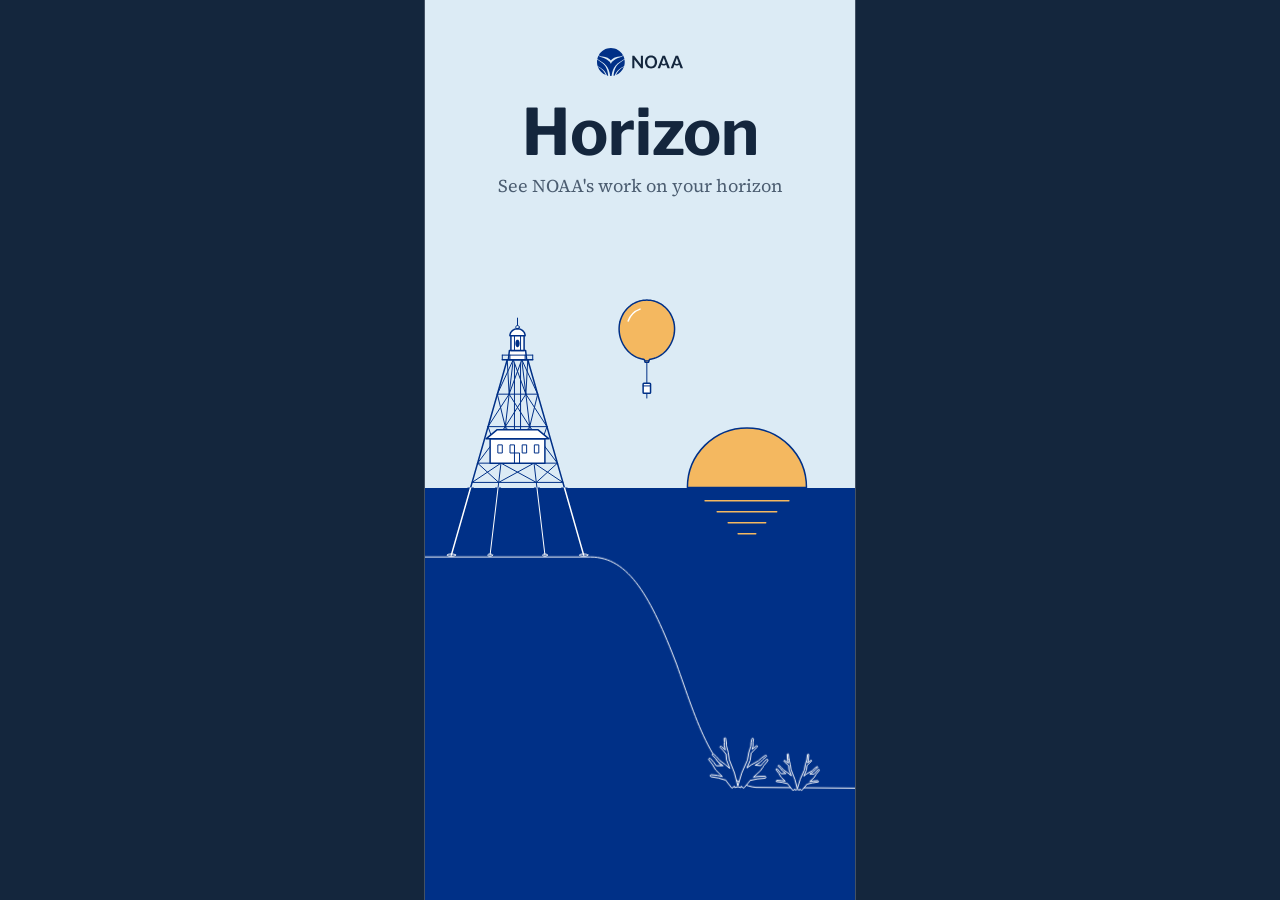
<file: horizon/index.html>
<!doctype html>
<html lang="en">
<head>
<meta charset="utf-8">
<meta name="color-scheme" content="only light">
<meta name="viewport" content="width=device-width, initial-scale=1, viewport-fit=cover">
<meta name="theme-color" content="#14263D">
<meta name="mobile-web-app-capable" content="yes">
<meta name="apple-mobile-web-app-capable" content="yes">
<meta name="apple-mobile-web-app-status-bar-style" content="black-translucent">
<meta name="apple-mobile-web-app-title" content="Horizon">
<title>Horizon: view</title>
<link rel="manifest" href="manifest.webmanifest">
<link rel="icon" href="icons/favicon.svg" type="image/svg+xml">
<link rel="icon" href="icons/favicon-32.png" type="image/png" sizes="32x32">
<link rel="apple-touch-icon" href="icons/apple-touch-icon.png">
<link rel="stylesheet" href="../css/tokens.css">
<link rel="stylesheet" href="../css/app.css">
<script src="geo.js" defer></script>
<script src="nws.js" defer></script>
<script src="sanctuaries.js" defer></script>
<script src="sun.js" defer></script>
<script src="icons.js" defer></script>
<script src="app.js" defer></script>
</head>
<body class="view-page">
<script>if (location.hash) document.documentElement.classList.add('no-splash');</script>
<div class="screen" id="screen" data-mode="sample" tabindex="0" aria-label="View. Drag, or use the left and right arrow keys, to look around.">
  <img class="feed" id="feed" src="../images/carysfort-lighthouse.jpg" alt="A photo from Key Largo: a calm sea with Carysfort Lighthouse on the horizon">
  <video class="live" id="live" playsinline muted aria-hidden="true"></video>
  <div class="shade"></div>
  <div class="hline" id="hline"></div>

  <div class="top">
    <div class="where"><svg viewBox="0 0 24 24" fill="none" stroke="currentColor" stroke-width="1.75" stroke-linejoin="round" aria-hidden="true"><path d="M12 21s-6.5-6.2-6.5-11.2a6.5 6.5 0 0 1 13 0C18.5 14.8 12 21 12 21z"/><circle cx="12" cy="9.8" r="2.3"/></svg><div><b class="t-row" id="place-name">Key Largo, Florida</b><span class="t-meta" id="facing">Facing east</span><span class="note t-meta b"><svg viewBox="0 0 16 16" fill="none" stroke="currentColor" stroke-width="1.5" aria-hidden="true"><circle cx="8" cy="8" r="6.3"/><path d="M8 7.2v4M8 4.8v.2" stroke-linecap="round"/></svg><span id="note">Demo location, sample view</span></span></div></div>
    <button class="round" type="button" id="stop" hidden aria-label="Turn off the camera" title="Turn off the camera"><svg viewBox="0 0 24 24" fill="none" stroke="currentColor" stroke-width="1.75" stroke-linecap="round" stroke-linejoin="round" aria-hidden="true"><path d="M3 8.5A1.5 1.5 0 0 1 4.5 7h2.8l1.6-2.2h6.2L16.7 7h2.8A1.5 1.5 0 0 1 21 8.5v9A1.5 1.5 0 0 1 19.5 19h-15A1.5 1.5 0 0 1 3 17.5z"/><circle cx="12" cy="12.8" r="3.4"/><path d="M4 4l16 16"/></svg></button>
    <div class="alert-row" id="alert-row" hidden><button class="alert" type="button" id="alert"><svg viewBox="0 0 24 24" fill="none" stroke="currentColor" stroke-width="2" stroke-linecap="round" stroke-linejoin="round" aria-hidden="true"><path d="M12 4.2l8.6 15.3H3.4z"/><path d="M12 10v4.4M12 16.9v.2"/></svg><span id="alert-label"><span class="an" id="alert-name"></span><span class="au" id="alert-until"></span></span><span class="more" id="alert-more" hidden></span></button></div>
  </div>

  <button class="mk" type="button" data-place="weather" aria-label="Weather for this sky"><span class="pill t-meta">Weather for this sky</span><span class="lead" data-lead="48" style="height: 48px"></span><span class="dot"></span></button>
  <button class="mk" type="button" data-place="carysfort-reef" aria-label="Carysfort Reef"><span class="pill t-meta">Carysfort Reef</span><span class="lead" data-lead="136" style="height: 136px"></span><span class="dot"></span></button>
  <button class="mk" type="button" data-place="florida-keys-sanctuary" aria-label="Florida Keys sanctuary"><span class="pill t-meta">Florida Keys sanctuary</span><span class="lead" data-lead="64" style="height: 64px"></span><span class="dot"></span></button>
  <button class="edge" type="button" id="edge" hidden><svg viewBox="0 0 24 24" fill="none" stroke="currentColor" stroke-width="1.75" stroke-linecap="round" stroke-linejoin="round" aria-hidden="true"><path d="M15 5l-7 7 7 7"/></svg><span id="edge-label">Carysfort Reef</span></button>

  <div class="shade-b"></div>
  <div class="hint">
    <button class="btn" type="button" id="start" hidden><svg viewBox="0 0 24 24" fill="none" stroke="currentColor" stroke-width="1.75" stroke-linejoin="round" aria-hidden="true"><path d="M3 8.5A1.5 1.5 0 0 1 4.5 7h2.8l1.6-2.2h6.2L16.7 7h2.8A1.5 1.5 0 0 1 21 8.5v9A1.5 1.5 0 0 1 19.5 19h-15A1.5 1.5 0 0 1 3 17.5z"/><circle cx="12" cy="12.8" r="3.4"/></svg><span id="start-label">Turn on the camera</span></button>
    <p aria-live="polite"><svg viewBox="0 0 24 24" fill="none" stroke="currentColor" stroke-width="1.75" stroke-linecap="round" stroke-linejoin="round" aria-hidden="true"><path d="M9 11V5.5a1.5 1.5 0 0 1 3 0V10l4.2.8a2 2 0 0 1 1.6 2.3l-.9 4.9a2 2 0 0 1-2 1.6h-4.6a2 2 0 0 1-1.6-.8L5 15.4a1.4 1.4 0 0 1 2-2L9 15"/></svg><span id="hint">Tap a place to see NOAA's work there.</span></p>
  </div>

  <section class="sheet" id="sheet" hidden aria-labelledby="pv-t">
    <button class="close" type="button" id="close" aria-label="Close preview"><svg viewBox="0 0 24 24" fill="none" stroke="currentColor" stroke-width="1.75" stroke-linecap="round" aria-hidden="true"><path d="M6 6l12 12M18 6L6 18"/></svg></button>
    <div id="sheet-body"></div>
  </section>

  <section class="panel" id="nearby" hidden aria-labelledby="nb-t">
    <h1 id="nb-t" class="t-title" tabindex="-1">Nearby</h1>
    <p class="nb-sub t-meta" id="nb-sub">Around Key Largo, Florida</p>
    <figure class="nb-photo" id="nb-photo" hidden><img alt=""><figcaption class="t-meta"></figcaption></figure>
    <div class="nb-groups" id="nb-list"></div>
    <p class="nb-state t-meta" id="nb-state" role="status" hidden></p>
    <button class="btn secondary nb-retry" type="button" id="nb-retry" hidden>Try again</button>
  </section>

  <section class="panel" id="saved" hidden aria-labelledby="sv-t">
    <h1 id="sv-t" class="t-title" tabindex="-1">Saved</h1>
    <p class="nb-sub t-meta">Places you saved on this phone</p>
    <ul class="nb-rows" id="sv-list"></ul>
    <p class="sv-empty t-body" id="sv-empty" hidden>Nothing saved yet. Open a place and tap Save to keep it here.</p>
  </section>

  <nav class="tabs" aria-label="Horizon">
    <a href="index.html" id="tab-view" aria-current="page"><svg viewBox="0 0 24 24" fill="none" stroke="currentColor" stroke-width="1.75" stroke-linejoin="round" aria-hidden="true"><path d="M3 8.5A1.5 1.5 0 0 1 4.5 7h2.8l1.6-2.2h6.2L16.7 7h2.8A1.5 1.5 0 0 1 21 8.5v9A1.5 1.5 0 0 1 19.5 19h-15A1.5 1.5 0 0 1 3 17.5z"/><circle cx="12" cy="12.8" r="3.4"/></svg>View</a>
    <a href="#nearby" id="tab-nearby"><svg viewBox="0 0 24 24" fill="none" stroke="currentColor" stroke-width="1.75" stroke-linecap="round" aria-hidden="true"><path d="M9 6h11M9 12h11M9 18h11"/><circle cx="4.5" cy="6" r="1" fill="currentColor"/><circle cx="4.5" cy="12" r="1" fill="currentColor"/><circle cx="4.5" cy="18" r="1" fill="currentColor"/></svg>Nearby</a>
    <a href="#saved" id="tab-saved"><svg viewBox="0 0 24 24" fill="none" stroke="currentColor" stroke-width="1.75" stroke-linejoin="round" aria-hidden="true"><path d="M6.5 4h11v16l-5.5-4-5.5 4z"/></svg>Saved</a>
  </nav>
  <!-- The start screen: what Horizon is, then how it works, before anything turns on -->
  <section class="start" id="intro" hidden aria-labelledby="in-t">
    <div class="st-scene"><div class="st-frame">
      <svg class="st-art" viewBox="-264 -353.4 1400 1221.4" preserveAspectRatio="xMidYMax slice" aria-hidden="true" focusable="false"><defs><clipPath id="st-up"><rect x="-2400" y="-400" width="4400" height="820" /></clipPath><clipPath id="st-dn"><rect x="-2400" y="420" width="4400" height="880" /></clipPath></defs><rect x="-2400" y="-400" width="4400" height="820" fill="#DCEBF5" /><rect x="-2400" y="420" width="4400" height="880" fill="#003087" /><path d="M-400 556 L760 556 C820 556 880 600 960 640 C1020 672 1060 700 1120 703 L1500 703" fill="none" stroke="#FFFFFF" stroke-width="1.0" stroke-linecap="round" vector-effect="non-scaling-stroke" /><g transform="translate(116.5 61)"><path d="M821.5 495.9 L820.3 487.9 L819.6 487 L818.5 486.9 L817.4 488.3 L817.9 494.9 L817.6 501.3 L819.5 509 L812.3 502.4 L810.5 502.6 L810.1 504.1 L815.9 510.3 L820.6 516.4 L820.8 516.2 L821.8 527.2 L827.7 542.7 L819.4 535.4 L809.4 528 L803.2 520.9 L798.4 516.6 L797 516.2 L796.1 516.9 L796.1 518.4 L801.7 524.3 L806.3 530.5 L815.6 537.7 L803.2 537.9 L798.8 531.7 L792.6 524.6 L791.8 524.1 L790.4 524.3 L789.5 525.5 L789.7 526.9 L796.5 535.8 L802 545.2 L814.2 557.2 L805.2 555.2 L794 554 L793.1 554.2 L792.2 555.3 L792.7 557.1 L793.7 557.7 L806.7 559.9 L819.3 563.6 L819.5 562.9 L831.5 578.5 L836.1 574.8 L836.6 577.3 L842.5 575.9 L847.9 577.4 L848.5 574.8 L853 578.6 L865.6 563.5 L865.7 564.2 L878.5 561.5 L891.6 560.4 L892.9 559.9 L893.3 558 L892.5 556.9 L891.5 556.7 L880.4 557 L870.7 558.3 L883.7 546.5 L887.2 541 L888.3 540.3 L888.4 539.1 L889.6 537.4 L896.8 528.6 L896.8 526.7 L895.7 525.9 L893.9 526.4 L887.5 533.1 L884 537.6 L873.8 536.8 L882.5 531.7 L887.8 526.1 L894 521.2 L894.5 520.1 L893.7 518.8 L892.1 518.9 L885.6 523.5 L879.7 528.8 L866.4 536.3 L858.8 541.7 L864.7 527.9 L866.5 514.7 L866.8 514.9 L871.8 509.2 L878.1 503.2 L877.7 501.8 L875.9 501.6 L868.3 507.7 L869.9 502.2 L869.9 495.8 L870.7 489.2 L870.2 488.2 L868.8 487.8 L867.9 488.5 L867.5 489.7 L866.4 495.5 L865.9 502.1 L862.1 514.2 L859.8 527.2 L849.5 550.7 L842.3 574.3 L836.1 550.5 L826.7 526.6 L824.9 513.6 L821.6 501.3 L821.5 495.9Z" fill="#003087" /><path d="M821.5 495.9 L820.3 487.9 L819.6 487 L818.5 486.9 L817.4 488.3 L817.9 494.9 L817.6 501.3 L819.5 509 L812.3 502.4 L810.5 502.6 L810.1 504.1 L815.9 510.3 L820.6 516.4 L820.8 516.2 L821.8 527.2 L827.7 542.7 L819.4 535.4 L809.4 528 L803.2 520.9 L798.4 516.6 L797 516.2 L796.1 516.9 L796.1 518.4 L801.7 524.3 L806.3 530.5 L815.6 537.7 L803.2 537.9 L798.8 531.7 L792.6 524.6 L791.8 524.1 L790.4 524.3 L789.5 525.5 L789.7 526.9 L796.5 535.8 L802 545.2 L814.2 557.2 L805.2 555.2 L794 554 L793.1 554.2 L792.2 555.3 L792.7 557.1 L793.7 557.7 L806.7 559.9 L819.3 563.6 L819.5 562.9 L831.5 578.5 L836.1 574.8 L836.6 577.3 L842.5 575.9 L847.9 577.4 L848.5 574.8 L853 578.6 L865.6 563.5 L865.7 564.2 L878.5 561.5 L891.6 560.4 L892.9 559.9 L893.3 558 L892.5 556.9 L891.5 556.7 L880.4 557 L870.7 558.3 L883.7 546.5 L887.2 541 L888.3 540.3 L888.4 539.1 L889.6 537.4 L896.8 528.6 L896.8 526.7 L895.7 525.9 L893.9 526.4 L887.5 533.1 L884 537.6 L873.8 536.8 L882.5 531.7 L887.8 526.1 L894 521.2 L894.5 520.1 L893.7 518.8 L892.1 518.9 L885.6 523.5 L879.7 528.8 L866.4 536.3 L858.8 541.7 L864.7 527.9 L866.5 514.7 L866.8 514.9 L871.8 509.2 L878.1 503.2 L877.7 501.8 L875.9 501.6 L868.3 507.7 L869.9 502.2 L869.9 495.8 L870.7 489.2 L870.2 488.2 L868.8 487.8 L867.9 488.5 L867.5 489.7 L866.4 495.5 L865.9 502.1 L862.1 514.2 L859.8 527.2 L849.5 550.7 L842.3 574.3 L836.1 550.5 L826.7 526.6 L824.9 513.6 L821.6 501.3 L821.5 495.9Z" fill="none" stroke="#FFFFFF" stroke-width="1.0" stroke-linecap="round" stroke-linejoin="round" vector-effect="non-scaling-stroke" /></g><g clip-path="url(#st-up)"><path d="M619.7 168 L509.5 553.3" fill="none" stroke="#003087" stroke-width="1.5" stroke-linecap="round" stroke-linejoin="round" vector-effect="non-scaling-stroke" /><path d="M517.9 553.3C517.9 553.4 517.8 553.7 517.6 553.9C517.4 554.1 517.1 554.3 516.7 554.5C516.3 554.6 515.8 554.8 515.2 554.9C514.7 555.1 514 555.2 513.4 555.3C512.7 555.4 511.9 555.4 511.2 555.5C510.4 555.5 509.6 555.5 508.9 555.5C508.1 555.5 507.3 555.5 506.6 555.4C505.9 555.3 505.2 555.2 504.6 555.1C504 555 503.4 554.9 502.9 554.7C502.4 554.6 502 554.4 501.7 554.2C501.4 554 501.2 553.8 501.1 553.6C501 553.4 501 553.2 501.1 553C501.2 552.8 501.4 552.6 501.7 552.5C502 552.3 502.4 552.1 502.9 551.9C503.4 551.8 504 551.7 504.6 551.5C505.2 551.4 505.9 551.3 506.6 551.3C507.3 551.2 508.1 551.2 508.9 551.1C509.6 551.1 510.4 551.1 511.2 551.2C511.9 551.2 512.7 551.3 513.4 551.4C514 551.5 514.7 551.6 515.2 551.7C515.8 551.9 516.3 552 516.7 552.2C517.1 552.4 517.4 552.5 517.6 552.7C517.8 552.9 517.9 553.2 517.9 553.3C518 553.4 518 553.2 517.9 553.3Z" fill="none" stroke="#003087" stroke-width="1.0" stroke-linecap="round" stroke-linejoin="round" vector-effect="non-scaling-stroke" /><path d="M631.6 168 L585.9 553.3" fill="none" stroke="#003087" stroke-width="1.0" stroke-linecap="round" stroke-linejoin="round" vector-effect="non-scaling-stroke" /><path d="M590.6 553.3C590.5 553.4 590.5 553.7 590.4 553.9C590.3 554.1 590.1 554.3 589.9 554.5C589.7 554.6 589.4 554.8 589.1 554.9C588.8 555.1 588.4 555.2 588 555.3C587.7 555.4 587.3 555.4 586.8 555.5C586.4 555.5 586 555.5 585.6 555.5C585.2 555.5 584.7 555.5 584.3 555.4C583.9 555.3 583.5 555.2 583.2 555.1C582.9 555 582.5 554.9 582.3 554.7C582 554.6 581.8 554.4 581.6 554.2C581.4 554 581.3 553.8 581.3 553.6C581.2 553.4 581.2 553.2 581.3 553C581.3 552.8 581.4 552.6 581.6 552.5C581.8 552.3 582 552.1 582.3 551.9C582.5 551.8 582.9 551.7 583.2 551.5C583.5 551.4 583.9 551.3 584.3 551.3C584.7 551.2 585.2 551.2 585.6 551.1C586 551.1 586.4 551.1 586.8 551.2C587.3 551.2 587.7 551.3 588 551.4C588.4 551.5 588.8 551.6 589.1 551.7C589.4 551.9 589.7 552 589.9 552.2C590.1 552.4 590.3 552.5 590.4 552.7C590.5 552.9 590.5 553.2 590.6 553.3C590.6 553.4 590.6 553.2 590.6 553.3Z" fill="none" stroke="#003087" stroke-width="1.0" stroke-linecap="round" stroke-linejoin="round" vector-effect="non-scaling-stroke" /><path d="M660.3 168 L770.5 553.3" fill="none" stroke="#003087" stroke-width="1.5" stroke-linecap="round" stroke-linejoin="round" vector-effect="non-scaling-stroke" /><path d="M779 553.3C778.9 553.4 778.9 553.7 778.7 553.9C778.5 554.1 778.2 554.3 777.8 554.5C777.4 554.6 776.9 554.8 776.3 554.9C775.8 555.1 775.1 555.2 774.4 555.3C773.8 555.4 773 555.4 772.3 555.5C771.5 555.5 770.7 555.5 770 555.5C769.2 555.5 768.4 555.5 767.7 555.4C767 555.3 766.3 555.2 765.7 555.1C765 555 764.4 554.9 764 554.7C763.5 554.6 763.1 554.4 762.8 554.2C762.5 554 762.2 553.8 762.1 553.6C762 553.4 762 553.2 762.1 553C762.2 552.8 762.5 552.6 762.8 552.5C763.1 552.3 763.5 552.1 764 551.9C764.4 551.8 765 551.7 765.7 551.5C766.3 551.4 767 551.3 767.7 551.3C768.4 551.2 769.2 551.2 770 551.1C770.7 551.1 771.5 551.1 772.3 551.2C773 551.2 773.8 551.3 774.4 551.4C775.1 551.5 775.8 551.6 776.3 551.7C776.9 551.9 777.4 552 777.8 552.2C778.2 552.4 778.5 552.5 778.7 552.7C778.9 552.9 778.9 553.2 779 553.3C779.1 553.4 779.1 553.2 779 553.3Z" fill="none" stroke="#003087" stroke-width="1.0" stroke-linecap="round" stroke-linejoin="round" vector-effect="non-scaling-stroke" /><path d="M648.4 168 L694.1 553.3" fill="none" stroke="#003087" stroke-width="1.0" stroke-linecap="round" stroke-linejoin="round" vector-effect="non-scaling-stroke" /><path d="M698.8 553.3C698.8 553.4 698.7 553.7 698.6 553.9C698.5 554.1 698.3 554.3 698.1 554.5C697.9 554.6 697.6 554.8 697.3 554.9C697 555.1 696.6 555.2 696.3 555.3C695.9 555.4 695.5 555.4 695.1 555.5C694.6 555.5 694.2 555.5 693.8 555.5C693.4 555.5 692.9 555.5 692.5 555.4C692.1 555.3 691.8 555.2 691.4 555.1C691.1 555 690.7 554.9 690.5 554.7C690.2 554.6 690 554.4 689.8 554.2C689.6 554 689.5 553.8 689.5 553.6C689.4 553.4 689.4 553.2 689.5 553C689.5 552.8 689.6 552.6 689.8 552.5C690 552.3 690.2 552.1 690.5 551.9C690.7 551.8 691.1 551.7 691.4 551.5C691.8 551.4 692.1 551.3 692.5 551.3C692.9 551.2 693.4 551.2 693.8 551.1C694.2 551.1 694.6 551.1 695.1 551.2C695.5 551.2 695.9 551.3 696.3 551.4C696.6 551.5 697 551.6 697.3 551.7C697.6 551.9 697.9 552 698.1 552.2C698.3 552.4 698.5 552.5 698.6 552.7C698.7 552.9 698.8 553.2 698.8 553.3C698.8 553.4 698.8 553.2 698.8 553.3Z" fill="none" stroke="#003087" stroke-width="1.0" stroke-linecap="round" stroke-linejoin="round" vector-effect="non-scaling-stroke" /><path d="M619.7 168 L660.3 168" fill="none" stroke="#003087" stroke-width="1.0" stroke-linecap="round" stroke-linejoin="round" vector-effect="non-scaling-stroke" /><path d="M600.2 236 L679.8 236" fill="none" stroke="#003087" stroke-width="1.0" stroke-linecap="round" stroke-linejoin="round" vector-effect="non-scaling-stroke" /><path d="M581.9 300 L698.1 300" fill="none" stroke="#003087" stroke-width="1.0" stroke-linecap="round" stroke-linejoin="round" vector-effect="non-scaling-stroke" /><path d="M561.3 372 L718.7 372" fill="none" stroke="#003087" stroke-width="1.0" stroke-linecap="round" stroke-linejoin="round" vector-effect="non-scaling-stroke" /><path d="M550.5 410 L729.5 410" fill="none" stroke="#003087" stroke-width="1.0" stroke-linecap="round" stroke-linejoin="round" vector-effect="non-scaling-stroke" /><path d="M619.7 168 L623.5 236M631.6 168 L600.2 236" fill="none" stroke="#003087" stroke-width="1.0" stroke-linecap="round" stroke-linejoin="round" vector-effect="non-scaling-stroke" /><path d="M631.6 168 L656.5 236M648.4 168 L623.5 236" fill="none" stroke="#003087" stroke-width="1.0" stroke-linecap="round" stroke-linejoin="round" vector-effect="non-scaling-stroke" /><path d="M648.4 168 L679.8 236M660.3 168 L656.5 236" fill="none" stroke="#003087" stroke-width="1.0" stroke-linecap="round" stroke-linejoin="round" vector-effect="non-scaling-stroke" /><path d="M600.2 236 L615.9 300M623.5 236 L581.9 300" fill="none" stroke="#003087" stroke-width="1.0" stroke-linecap="round" stroke-linejoin="round" vector-effect="non-scaling-stroke" /><path d="M623.5 236 L664.1 300M656.5 236 L615.9 300" fill="none" stroke="#003087" stroke-width="1.0" stroke-linecap="round" stroke-linejoin="round" vector-effect="non-scaling-stroke" /><path d="M656.5 236 L698.1 300M679.8 236 L664.1 300" fill="none" stroke="#003087" stroke-width="1.0" stroke-linecap="round" stroke-linejoin="round" vector-effect="non-scaling-stroke" /><path d="M581.9 300 L607.4 372M615.9 300 L561.3 372" fill="none" stroke="#003087" stroke-width="1.0" stroke-linecap="round" stroke-linejoin="round" vector-effect="non-scaling-stroke" /><path d="M615.9 300 L672.6 372M664.1 300 L607.4 372" fill="none" stroke="#003087" stroke-width="1.0" stroke-linecap="round" stroke-linejoin="round" vector-effect="non-scaling-stroke" /><path d="M664.1 300 L718.7 372M698.1 300 L672.6 372" fill="none" stroke="#003087" stroke-width="1.0" stroke-linecap="round" stroke-linejoin="round" vector-effect="non-scaling-stroke" /><path d="M561.3 372 L602.9 410M607.4 372 L550.5 410" fill="none" stroke="#003087" stroke-width="1.0" stroke-linecap="round" stroke-linejoin="round" vector-effect="non-scaling-stroke" /><path d="M607.4 372 L677.1 410M672.6 372 L602.9 410" fill="none" stroke="#003087" stroke-width="1.0" stroke-linecap="round" stroke-linejoin="round" vector-effect="non-scaling-stroke" /><path d="M672.6 372 L729.5 410M718.7 372 L677.1 410" fill="none" stroke="#003087" stroke-width="1.0" stroke-linecap="round" stroke-linejoin="round" vector-effect="non-scaling-stroke" /><path d="M634 176 L634 306M646 176 L646 306" fill="none" stroke="#003087" stroke-width="1.0" stroke-linecap="round" stroke-linejoin="round" vector-effect="non-scaling-stroke" /><path d="M586 324 L694 324 L694 372 L586 372Z" fill="#FFFFFF" /><path d="M586 324 L694 324 L694 372 L586 372Z" fill="none" stroke="#003087" stroke-width="1.5" stroke-linecap="round" stroke-linejoin="round" vector-effect="non-scaling-stroke" /><path d="M578 324 L600 306 L680 306 L702 324Z" fill="#FFFFFF" /><path d="M578 324 L600 306 L680 306 L702 324Z" fill="none" stroke="#003087" stroke-width="1.5" stroke-linecap="round" stroke-linejoin="round" vector-effect="non-scaling-stroke" /><path d="M602 336 L610 336 L610 352 L602 352Z" fill="none" stroke="#003087" stroke-width="1.0" stroke-linecap="round" stroke-linejoin="round" vector-effect="non-scaling-stroke" /><path d="M626 336 L634 336 L634 352 L626 352Z" fill="none" stroke="#003087" stroke-width="1.0" stroke-linecap="round" stroke-linejoin="round" vector-effect="non-scaling-stroke" /><path d="M650 336 L658 336 L658 352 L650 352Z" fill="none" stroke="#003087" stroke-width="1.0" stroke-linecap="round" stroke-linejoin="round" vector-effect="non-scaling-stroke" /><path d="M674 336 L682 336 L682 352 L674 352Z" fill="none" stroke="#003087" stroke-width="1.0" stroke-linecap="round" stroke-linejoin="round" vector-effect="non-scaling-stroke" /><path d="M634 372 L634 352 L644 352 L644 372" fill="none" stroke="#003087" stroke-width="1.0" stroke-linecap="round" stroke-linejoin="round" vector-effect="non-scaling-stroke" /><path d="M624 150 L656 150 L658 168 L622 168Z" fill="#FFFFFF" /><path d="M624 150 L656 150 L658 168 L622 168Z" fill="none" stroke="#003087" stroke-width="1.5" stroke-linecap="round" stroke-linejoin="round" vector-effect="non-scaling-stroke" /><path d="M610 168 L670 168" fill="none" stroke="#003087" stroke-width="1.5" stroke-linecap="round" stroke-linejoin="round" vector-effect="non-scaling-stroke" /><path d="M610 159 L670 159M610 159 L610 168M625 159 L625 168M655 159 L655 168M670 159 L670 168" fill="none" stroke="#003087" stroke-width="1.0" stroke-linecap="round" stroke-linejoin="round" vector-effect="non-scaling-stroke" /><path d="M627 120 L653 120 L653 150 L627 150Z" fill="#FFFFFF" /><path d="M627 120 L653 120 L653 150 L627 150Z" fill="none" stroke="#003087" stroke-width="1.5" stroke-linecap="round" stroke-linejoin="round" vector-effect="non-scaling-stroke" /><path d="M634 121 L634 149M646 121 L646 149" fill="none" stroke="#003087" stroke-width="1.0" stroke-linecap="round" stroke-linejoin="round" vector-effect="non-scaling-stroke" /><path d="M644.2 136C644.2 136.3 644.1 137.4 644 138C643.9 138.7 643.8 139.3 643.6 139.9C643.4 140.5 643.1 141 642.9 141.5C642.6 141.9 642.3 142.3 641.9 142.7C641.6 143 641.2 143.2 640.9 143.3C640.5 143.5 640.1 143.5 639.7 143.5C639.3 143.4 638.9 143.3 638.6 143.1C638.2 142.8 637.9 142.5 637.6 142.1C637.3 141.7 637 141.3 636.7 140.7C636.5 140.2 636.3 139.6 636.1 139C636 138.4 635.9 137.7 635.8 137C635.8 136.4 635.8 135.6 635.8 135C635.9 134.3 636 133.6 636.1 133C636.3 132.4 636.5 131.8 636.7 131.3C637 130.7 637.3 130.3 637.6 129.9C637.9 129.5 638.2 129.2 638.6 128.9C638.9 128.7 639.3 128.6 639.7 128.5C640.1 128.5 640.5 128.5 640.9 128.7C641.2 128.8 641.6 129 641.9 129.3C642.3 129.7 642.6 130.1 642.9 130.5C643.1 131 643.4 131.5 643.6 132.1C643.8 132.7 643.9 133.3 644 134C644.1 134.6 644.2 135.7 644.2 136C644.2 136.3 644.2 135.7 644.2 136Z" fill="#003087" /><path d="M625 121 L625.1 119.1 L625.6 117.2 L626.2 115.4 L627.2 113.7 L628.4 112.2 L629.8 110.8 L631.3 109.6 L633.1 108.6 L635 107.8 L636.9 107.3 L639 107 L641 107 L643.1 107.3 L645 107.8 L646.9 108.6 L648.7 109.6 L650.2 110.8 L651.6 112.2 L652.8 113.7 L653.8 115.4 L654.4 117.2 L654.9 119.1 L655 121 L655 121 L625 121Z" fill="#FFFFFF" /><path d="M625 121 L625.1 119.1 L625.6 117.2 L626.2 115.4 L627.2 113.7 L628.4 112.2 L629.8 110.8 L631.3 109.6 L633.1 108.6 L635 107.8 L636.9 107.3 L639 107 L641 107 L643.1 107.3 L645 107.8 L646.9 108.6 L648.7 109.6 L650.2 110.8 L651.6 112.2 L652.8 113.7 L653.8 115.4 L654.4 117.2 L654.9 119.1 L655 121 L655 121 L625 121Z" fill="none" stroke="#003087" stroke-width="1.5" stroke-linecap="round" stroke-linejoin="round" vector-effect="non-scaling-stroke" /><path d="M643.5 104C643.4 104.2 643.4 105 643.2 105.4C643 105.9 642.7 106.3 642.3 106.6C642 106.9 641.5 107.2 641.1 107.3C640.6 107.5 640.1 107.5 639.6 107.5C639.2 107.4 638.7 107.3 638.2 107C637.8 106.8 637.4 106.4 637.2 106.1C636.9 105.7 636.7 105.2 636.6 104.7C636.5 104.3 636.5 103.7 636.6 103.3C636.7 102.8 636.9 102.3 637.2 101.9C637.4 101.6 637.8 101.2 638.2 101C638.7 100.7 639.2 100.6 639.6 100.5C640.1 100.5 640.6 100.5 641.1 100.7C641.5 100.8 642 101.1 642.3 101.4C642.7 101.7 643 102.1 643.2 102.6C643.4 103 643.4 103.8 643.5 104C643.6 104.2 643.6 103.8 643.5 104ZM640 100 L640 86" fill="none" stroke="#003087" stroke-width="1.0" stroke-linecap="round" stroke-linejoin="round" vector-effect="non-scaling-stroke" /></g><g clip-path="url(#st-dn)"><path d="M619.7 168 L511.7 545.6" fill="none" stroke="#003087" stroke-width="6" stroke-linecap="butt" stroke-linejoin="round" vector-effect="non-scaling-stroke" /><path d="M619.7 168 L509.5 553.3" fill="none" stroke="#FFFFFF" stroke-width="1.5" stroke-linecap="round" stroke-linejoin="round" vector-effect="non-scaling-stroke" /><path d="M517.9 553.3C517.9 553.4 517.8 553.7 517.6 553.9C517.4 554.1 517.1 554.3 516.7 554.5C516.3 554.6 515.8 554.8 515.2 554.9C514.7 555.1 514 555.2 513.4 555.3C512.7 555.4 511.9 555.4 511.2 555.5C510.4 555.5 509.6 555.5 508.9 555.5C508.1 555.5 507.3 555.5 506.6 555.4C505.9 555.3 505.2 555.2 504.6 555.1C504 555 503.4 554.9 502.9 554.7C502.4 554.6 502 554.4 501.7 554.2C501.4 554 501.2 553.8 501.1 553.6C501 553.4 501 553.2 501.1 553C501.2 552.8 501.4 552.6 501.7 552.5C502 552.3 502.4 552.1 502.9 551.9C503.4 551.8 504 551.7 504.6 551.5C505.2 551.4 505.9 551.3 506.6 551.3C507.3 551.2 508.1 551.2 508.9 551.1C509.6 551.1 510.4 551.1 511.2 551.2C511.9 551.2 512.7 551.3 513.4 551.4C514 551.5 514.7 551.6 515.2 551.7C515.8 551.9 516.3 552 516.7 552.2C517.1 552.4 517.4 552.5 517.6 552.7C517.8 552.9 517.9 553.2 517.9 553.3C518 553.4 518 553.2 517.9 553.3Z" fill="none" stroke="#FFFFFF" stroke-width="1.0" stroke-linecap="round" stroke-linejoin="round" vector-effect="non-scaling-stroke" /><path d="M631.6 168 L586.8 545.4" fill="none" stroke="#003087" stroke-width="6" stroke-linecap="butt" stroke-linejoin="round" vector-effect="non-scaling-stroke" /><path d="M631.6 168 L585.9 553.3" fill="none" stroke="#FFFFFF" stroke-width="1.0" stroke-linecap="round" stroke-linejoin="round" vector-effect="non-scaling-stroke" /><path d="M590.6 553.3C590.5 553.4 590.5 553.7 590.4 553.9C590.3 554.1 590.1 554.3 589.9 554.5C589.7 554.6 589.4 554.8 589.1 554.9C588.8 555.1 588.4 555.2 588 555.3C587.7 555.4 587.3 555.4 586.8 555.5C586.4 555.5 586 555.5 585.6 555.5C585.2 555.5 584.7 555.5 584.3 555.4C583.9 555.3 583.5 555.2 583.2 555.1C582.9 555 582.5 554.9 582.3 554.7C582 554.6 581.8 554.4 581.6 554.2C581.4 554 581.3 553.8 581.3 553.6C581.2 553.4 581.2 553.2 581.3 553C581.3 552.8 581.4 552.6 581.6 552.5C581.8 552.3 582 552.1 582.3 551.9C582.5 551.8 582.9 551.7 583.2 551.5C583.5 551.4 583.9 551.3 584.3 551.3C584.7 551.2 585.2 551.2 585.6 551.1C586 551.1 586.4 551.1 586.8 551.2C587.3 551.2 587.7 551.3 588 551.4C588.4 551.5 588.8 551.6 589.1 551.7C589.4 551.9 589.7 552 589.9 552.2C590.1 552.4 590.3 552.5 590.4 552.7C590.5 552.9 590.5 553.2 590.6 553.3C590.6 553.4 590.6 553.2 590.6 553.3Z" fill="none" stroke="#FFFFFF" stroke-width="1.0" stroke-linecap="round" stroke-linejoin="round" vector-effect="non-scaling-stroke" /><path d="M660.3 168 L768.3 545.6" fill="none" stroke="#003087" stroke-width="6" stroke-linecap="butt" stroke-linejoin="round" vector-effect="non-scaling-stroke" /><path d="M660.3 168 L770.5 553.3" fill="none" stroke="#FFFFFF" stroke-width="1.5" stroke-linecap="round" stroke-linejoin="round" vector-effect="non-scaling-stroke" /><path d="M779 553.3C778.9 553.4 778.9 553.7 778.7 553.9C778.5 554.1 778.2 554.3 777.8 554.5C777.4 554.6 776.9 554.8 776.3 554.9C775.8 555.1 775.1 555.2 774.4 555.3C773.8 555.4 773 555.4 772.3 555.5C771.5 555.5 770.7 555.5 770 555.5C769.2 555.5 768.4 555.5 767.7 555.4C767 555.3 766.3 555.2 765.7 555.1C765 555 764.4 554.9 764 554.7C763.5 554.6 763.1 554.4 762.8 554.2C762.5 554 762.2 553.8 762.1 553.6C762 553.4 762 553.2 762.1 553C762.2 552.8 762.5 552.6 762.8 552.5C763.1 552.3 763.5 552.1 764 551.9C764.4 551.8 765 551.7 765.7 551.5C766.3 551.4 767 551.3 767.7 551.3C768.4 551.2 769.2 551.2 770 551.1C770.7 551.1 771.5 551.1 772.3 551.2C773 551.2 773.8 551.3 774.4 551.4C775.1 551.5 775.8 551.6 776.3 551.7C776.9 551.9 777.4 552 777.8 552.2C778.2 552.4 778.5 552.5 778.7 552.7C778.9 552.9 778.9 553.2 779 553.3C779.1 553.4 779.1 553.2 779 553.3Z" fill="none" stroke="#FFFFFF" stroke-width="1.0" stroke-linecap="round" stroke-linejoin="round" vector-effect="non-scaling-stroke" /><path d="M648.4 168 L693.2 545.4" fill="none" stroke="#003087" stroke-width="6" stroke-linecap="butt" stroke-linejoin="round" vector-effect="non-scaling-stroke" /><path d="M648.4 168 L694.1 553.3" fill="none" stroke="#FFFFFF" stroke-width="1.0" stroke-linecap="round" stroke-linejoin="round" vector-effect="non-scaling-stroke" /><path d="M698.8 553.3C698.8 553.4 698.7 553.7 698.6 553.9C698.5 554.1 698.3 554.3 698.1 554.5C697.9 554.6 697.6 554.8 697.3 554.9C697 555.1 696.6 555.2 696.3 555.3C695.9 555.4 695.5 555.4 695.1 555.5C694.6 555.5 694.2 555.5 693.8 555.5C693.4 555.5 692.9 555.5 692.5 555.4C692.1 555.3 691.8 555.2 691.4 555.1C691.1 555 690.7 554.9 690.5 554.7C690.2 554.6 690 554.4 689.8 554.2C689.6 554 689.5 553.8 689.5 553.6C689.4 553.4 689.4 553.2 689.5 553C689.5 552.8 689.6 552.6 689.8 552.5C690 552.3 690.2 552.1 690.5 551.9C690.7 551.8 691.1 551.7 691.4 551.5C691.8 551.4 692.1 551.3 692.5 551.3C692.9 551.2 693.4 551.2 693.8 551.1C694.2 551.1 694.6 551.1 695.1 551.2C695.5 551.2 695.9 551.3 696.3 551.4C696.6 551.5 697 551.6 697.3 551.7C697.6 551.9 697.9 552 698.1 552.2C698.3 552.4 698.5 552.5 698.6 552.7C698.7 552.9 698.8 553.2 698.8 553.3C698.8 553.4 698.8 553.2 698.8 553.3Z" fill="none" stroke="#FFFFFF" stroke-width="1.0" stroke-linecap="round" stroke-linejoin="round" vector-effect="non-scaling-stroke" /><path d="M619.7 168 L660.3 168" fill="none" stroke="#FFFFFF" stroke-width="1.0" stroke-linecap="round" stroke-linejoin="round" vector-effect="non-scaling-stroke" /><path d="M600.2 236 L679.8 236" fill="none" stroke="#FFFFFF" stroke-width="1.0" stroke-linecap="round" stroke-linejoin="round" vector-effect="non-scaling-stroke" /><path d="M581.9 300 L698.1 300" fill="none" stroke="#FFFFFF" stroke-width="1.0" stroke-linecap="round" stroke-linejoin="round" vector-effect="non-scaling-stroke" /><path d="M561.3 372 L718.7 372" fill="none" stroke="#FFFFFF" stroke-width="1.0" stroke-linecap="round" stroke-linejoin="round" vector-effect="non-scaling-stroke" /><path d="M550.5 410 L729.5 410" fill="none" stroke="#FFFFFF" stroke-width="1.0" stroke-linecap="round" stroke-linejoin="round" vector-effect="non-scaling-stroke" /><path d="M619.7 168 L623.5 236M631.6 168 L600.2 236" fill="none" stroke="#FFFFFF" stroke-width="1.0" stroke-linecap="round" stroke-linejoin="round" vector-effect="non-scaling-stroke" /><path d="M631.6 168 L656.5 236M648.4 168 L623.5 236" fill="none" stroke="#FFFFFF" stroke-width="1.0" stroke-linecap="round" stroke-linejoin="round" vector-effect="non-scaling-stroke" /><path d="M648.4 168 L679.8 236M660.3 168 L656.5 236" fill="none" stroke="#FFFFFF" stroke-width="1.0" stroke-linecap="round" stroke-linejoin="round" vector-effect="non-scaling-stroke" /><path d="M600.2 236 L615.9 300M623.5 236 L581.9 300" fill="none" stroke="#FFFFFF" stroke-width="1.0" stroke-linecap="round" stroke-linejoin="round" vector-effect="non-scaling-stroke" /><path d="M623.5 236 L664.1 300M656.5 236 L615.9 300" fill="none" stroke="#FFFFFF" stroke-width="1.0" stroke-linecap="round" stroke-linejoin="round" vector-effect="non-scaling-stroke" /><path d="M656.5 236 L698.1 300M679.8 236 L664.1 300" fill="none" stroke="#FFFFFF" stroke-width="1.0" stroke-linecap="round" stroke-linejoin="round" vector-effect="non-scaling-stroke" /><path d="M581.9 300 L607.4 372M615.9 300 L561.3 372" fill="none" stroke="#FFFFFF" stroke-width="1.0" stroke-linecap="round" stroke-linejoin="round" vector-effect="non-scaling-stroke" /><path d="M615.9 300 L672.6 372M664.1 300 L607.4 372" fill="none" stroke="#FFFFFF" stroke-width="1.0" stroke-linecap="round" stroke-linejoin="round" vector-effect="non-scaling-stroke" /><path d="M664.1 300 L718.7 372M698.1 300 L672.6 372" fill="none" stroke="#FFFFFF" stroke-width="1.0" stroke-linecap="round" stroke-linejoin="round" vector-effect="non-scaling-stroke" /><path d="M561.3 372 L602.9 410M607.4 372 L550.5 410" fill="none" stroke="#FFFFFF" stroke-width="1.0" stroke-linecap="round" stroke-linejoin="round" vector-effect="non-scaling-stroke" /><path d="M607.4 372 L677.1 410M672.6 372 L602.9 410" fill="none" stroke="#FFFFFF" stroke-width="1.0" stroke-linecap="round" stroke-linejoin="round" vector-effect="non-scaling-stroke" /><path d="M672.6 372 L729.5 410M718.7 372 L677.1 410" fill="none" stroke="#FFFFFF" stroke-width="1.0" stroke-linecap="round" stroke-linejoin="round" vector-effect="non-scaling-stroke" /><path d="M634 176 L634 306M646 176 L646 306" fill="none" stroke="#FFFFFF" stroke-width="1.0" stroke-linecap="round" stroke-linejoin="round" vector-effect="non-scaling-stroke" /><path d="M586 324 L694 324 L694 372 L586 372Z" fill="#003087" /><path d="M586 324 L694 324 L694 372 L586 372Z" fill="none" stroke="#FFFFFF" stroke-width="1.5" stroke-linecap="round" stroke-linejoin="round" vector-effect="non-scaling-stroke" /><path d="M578 324 L600 306 L680 306 L702 324Z" fill="#003087" /><path d="M578 324 L600 306 L680 306 L702 324Z" fill="none" stroke="#FFFFFF" stroke-width="1.5" stroke-linecap="round" stroke-linejoin="round" vector-effect="non-scaling-stroke" /><path d="M602 336 L610 336 L610 352 L602 352Z" fill="none" stroke="#FFFFFF" stroke-width="1.0" stroke-linecap="round" stroke-linejoin="round" vector-effect="non-scaling-stroke" /><path d="M626 336 L634 336 L634 352 L626 352Z" fill="none" stroke="#FFFFFF" stroke-width="1.0" stroke-linecap="round" stroke-linejoin="round" vector-effect="non-scaling-stroke" /><path d="M650 336 L658 336 L658 352 L650 352Z" fill="none" stroke="#FFFFFF" stroke-width="1.0" stroke-linecap="round" stroke-linejoin="round" vector-effect="non-scaling-stroke" /><path d="M674 336 L682 336 L682 352 L674 352Z" fill="none" stroke="#FFFFFF" stroke-width="1.0" stroke-linecap="round" stroke-linejoin="round" vector-effect="non-scaling-stroke" /><path d="M634 372 L634 352 L644 352 L644 372" fill="none" stroke="#FFFFFF" stroke-width="1.0" stroke-linecap="round" stroke-linejoin="round" vector-effect="non-scaling-stroke" /><path d="M624 150 L656 150 L658 168 L622 168Z" fill="#003087" /><path d="M624 150 L656 150 L658 168 L622 168Z" fill="none" stroke="#FFFFFF" stroke-width="1.5" stroke-linecap="round" stroke-linejoin="round" vector-effect="non-scaling-stroke" /><path d="M610 168 L670 168" fill="none" stroke="#FFFFFF" stroke-width="1.5" stroke-linecap="round" stroke-linejoin="round" vector-effect="non-scaling-stroke" /><path d="M610 159 L670 159M610 159 L610 168M625 159 L625 168M655 159 L655 168M670 159 L670 168" fill="none" stroke="#FFFFFF" stroke-width="1.0" stroke-linecap="round" stroke-linejoin="round" vector-effect="non-scaling-stroke" /><path d="M627 120 L653 120 L653 150 L627 150Z" fill="#003087" /><path d="M627 120 L653 120 L653 150 L627 150Z" fill="none" stroke="#FFFFFF" stroke-width="1.5" stroke-linecap="round" stroke-linejoin="round" vector-effect="non-scaling-stroke" /><path d="M634 121 L634 149M646 121 L646 149" fill="none" stroke="#FFFFFF" stroke-width="1.0" stroke-linecap="round" stroke-linejoin="round" vector-effect="non-scaling-stroke" /><path d="M625 121 L625.1 119.1 L625.6 117.2 L626.2 115.4 L627.2 113.7 L628.4 112.2 L629.8 110.8 L631.3 109.6 L633.1 108.6 L635 107.8 L636.9 107.3 L639 107 L641 107 L643.1 107.3 L645 107.8 L646.9 108.6 L648.7 109.6 L650.2 110.8 L651.6 112.2 L652.8 113.7 L653.8 115.4 L654.4 117.2 L654.9 119.1 L655 121 L655 121 L625 121Z" fill="#003087" /><path d="M625 121 L625.1 119.1 L625.6 117.2 L626.2 115.4 L627.2 113.7 L628.4 112.2 L629.8 110.8 L631.3 109.6 L633.1 108.6 L635 107.8 L636.9 107.3 L639 107 L641 107 L643.1 107.3 L645 107.8 L646.9 108.6 L648.7 109.6 L650.2 110.8 L651.6 112.2 L652.8 113.7 L653.8 115.4 L654.4 117.2 L654.9 119.1 L655 121 L655 121 L625 121Z" fill="none" stroke="#FFFFFF" stroke-width="1.5" stroke-linecap="round" stroke-linejoin="round" vector-effect="non-scaling-stroke" /><path d="M643.5 104C643.4 104.2 643.4 105 643.2 105.4C643 105.9 642.7 106.3 642.3 106.6C642 106.9 641.5 107.2 641.1 107.3C640.6 107.5 640.1 107.5 639.6 107.5C639.2 107.4 638.7 107.3 638.2 107C637.8 106.8 637.4 106.4 637.2 106.1C636.9 105.7 636.7 105.2 636.6 104.7C636.5 104.3 636.5 103.7 636.6 103.3C636.7 102.8 636.9 102.3 637.2 101.9C637.4 101.6 637.8 101.2 638.2 101C638.7 100.7 639.2 100.6 639.6 100.5C640.1 100.5 640.6 100.5 641.1 100.7C641.5 100.8 642 101.1 642.3 101.4C642.7 101.7 643 102.1 643.2 102.6C643.4 103 643.4 103.8 643.5 104C643.6 104.2 643.6 103.8 643.5 104ZM640 100 L640 86" fill="none" stroke="#FFFFFF" stroke-width="1.0" stroke-linecap="round" stroke-linejoin="round" vector-effect="non-scaling-stroke" /></g></svg>
      <button class="st-mk sky" type="button" data-go="weather" style="--x: 30.08%; --y: 24.98%"><span class="pill t-meta" data-icon="weather">Weather for this sky</span><span class="lead" style="--l: 86"></span><span class="dot"></span></button><button class="st-mk sky" type="button" data-go="carysfort-reef" style="--x: 64.56%; --y: 63.33%"><span class="pill t-meta" data-icon="pin">Carysfort Reef</span><span class="lead" style="--l: 389"></span><span class="dot"></span></button><button class="st-mk sea" type="button" data-go="florida-keys-sanctuary" style="--x: 32.14%; --y: 67.9%"><span class="pill t-meta" data-icon="care">Florida Keys sanctuary</span><span class="lead" style="--l: 280"></span><span class="dot"></span></button>
      <p class="st-tap t-meta">Tap a label to try&nbsp;it</p>
    </div></div>
    <div class="st-body">
      <img class="st-logo" src="../images/logo/NOAA_Symbol_NOAA_Primary.svg" alt="NOAA" width="99" height="32">
      <h1 id="in-t" class="t-title" tabindex="-1">See NOAA's work on your horizon</h1>
      <p class="st-lead">Explore the areas around you with your phone. Hold it up to the sky or the sea, and Horizon labels the weather, tides and sanctuaries&nbsp;there.</p>
      <div class="st-acts">
        <button class="btn" type="button" id="intro-go"><svg viewBox="0 0 24 24" fill="none" stroke="currentColor" stroke-width="1.75" stroke-linejoin="round" aria-hidden="true"><path d="M3 8.5A1.5 1.5 0 0 1 4.5 7h2.8l1.6-2.2h6.2L16.7 7h2.8A1.5 1.5 0 0 1 21 8.5v9A1.5 1.5 0 0 1 19.5 19h-15A1.5 1.5 0 0 1 3 17.5z"/><circle cx="12" cy="12.8" r="3.4"/></svg>Turn on the camera</button>
        <button class="btn secondary" type="button" id="intro-sample">Try it on a photo first</button>
      </div>
      <h2 class="st-h">How it works</h2>
      <ol class="st-steps">
        <li><span class="n">1</span><span>Hold your phone up to the sky or the&nbsp;sea</span></li>
        <li><span class="n">2</span><span>Tap a label to see NOAA's work&nbsp;there</span></li>
        <li><span class="n">3</span><span>Save the places you want to keep</span></li>
      </ol>
      <p class="st-note">The camera video stays on your phone. Your location finds the forecast, tides and sanctuary nearest&nbsp;you.</p>
    </div>
  </section>
  <!-- The launch screen: the website's drawings from sky to sea under the logo, for a moment before the start screen -->
  <div class="splash" id="splash" aria-hidden="true">
    <div class="sp-sea"></div>
    <svg class="sp-art" viewBox="0 280 390 564" preserveAspectRatio="xMidYMax meet" aria-hidden="true" focusable="false"><defs><clipPath id="sp-up"><rect x="-2400" y="-400" width="4400" height="820"/></clipPath><clipPath id="sp-dn"><rect x="-2400" y="420" width="4400" height="880"/></clipPath></defs><path d="M238 470 A54 54 0 0 1 346 470 Z" fill="#F4B860" stroke="#003087" stroke-width="1.5" stroke-linejoin="round" vector-effect="non-scaling-stroke"/><path d="M254.0 482 L330.0 482" stroke="#F4B860" stroke-width="1.5" stroke-linecap="round" vector-effect="non-scaling-stroke"/><path d="M265.0 492 L319.0 492" stroke="#F4B860" stroke-width="1.5" stroke-linecap="round" vector-effect="non-scaling-stroke"/><path d="M275.0 502 L309.0 502" stroke="#F4B860" stroke-width="1.5" stroke-linecap="round" vector-effect="non-scaling-stroke"/><path d="M284.0 512 L300.0 512" stroke="#F4B860" stroke-width="1.5" stroke-linecap="round" vector-effect="non-scaling-stroke"/><g transform="translate(-138.8 268.4) scale(0.34)"><path d="M995.6 258.8 L995.6 258.8 L1004.4 258.8 L1004.4 258.8 L1004.5 258.7 L1006.4 252.9 L1006.5 252.7 L1006.6 252.4 L1006.8 252.2 L1006.9 252 L1007.1 251.8 L1007.3 251.6 L1007.6 251.4 L1007.8 251.3 L1008 251.1 L1008.3 251 L1008.6 251 L1008.9 250.9 L1010.2 250.8 L1010.3 250.8 L1015.2 249.8 L1015.3 249.7 L1020.1 248.4 L1020.2 248.3 L1024.9 246.6 L1025 246.6 L1029.6 244.5 L1029.7 244.4 L1034.1 242 L1034.2 242 L1038.4 239.3 L1038.5 239.2 L1042.5 236.2 L1042.6 236.2 L1046.4 232.9 L1046.4 232.9 L1050 229.4 L1050.1 229.3 L1053.4 225.6 L1053.5 225.5 L1056.6 221.7 L1056.6 221.6 L1059.5 217.5 L1059.5 217.4 L1062.1 213.2 L1062.2 213.2 L1064.5 208.8 L1064.6 208.7 L1066.7 204.3 L1066.7 204.2 L1068.6 199.6 L1068.6 199.5 L1070.2 194.8 L1070.2 194.7 L1071.5 190 L1071.6 189.9 L1072.6 185.1 L1072.6 185 L1073.4 180.1 L1073.4 180 L1073.8 175.1 L1073.8 175 L1074 170 L1074 170 L1073.8 165 L1073.8 164.9 L1073.4 160 L1073.4 159.9 L1072.6 155 L1072.6 154.9 L1071.5 150.1 L1071.5 150 L1070.1 145.3 L1070.1 145.2 L1068.4 140.6 L1068.3 140.5 L1066.4 136 L1066.3 135.9 L1064.1 131.6 L1064.1 131.5 L1061.6 127.3 L1061.5 127.2 L1058.7 123.2 L1058.7 123.1 L1055.7 119.3 L1055.6 119.2 L1052.4 115.6 L1052.3 115.5 L1048.8 112.2 L1048.8 112.1 L1045.1 109 L1045 108.9 L1041.2 106 L1041.1 106 L1037 103.4 L1037 103.3 L1032.8 101 L1032.7 101 L1028.4 98.9 L1028.3 98.9 L1023.8 97.1 L1023.7 97.1 L1019.2 95.7 L1019.1 95.7 L1014.5 94.5 L1014.4 94.5 L1009.7 93.7 L1009.6 93.7 L1004.9 93.2 L1004.8 93.2 L1000.1 93 L999.9 93 L995.2 93.2 L995.1 93.2 L990.4 93.7 L990.3 93.7 L985.6 94.5 L985.5 94.5 L980.9 95.7 L980.8 95.7 L976.3 97.1 L976.2 97.1 L971.7 98.9 L971.6 98.9 L967.3 101 L967.2 101 L963 103.3 L963 103.4 L958.9 106 L958.8 106 L955 108.9 L954.9 109 L951.2 112.1 L951.2 112.2 L947.7 115.5 L947.6 115.6 L944.4 119.2 L944.3 119.3 L941.3 123.1 L941.3 123.2 L938.5 127.2 L938.4 127.3 L935.9 131.5 L935.9 131.6 L933.7 135.9 L933.6 136 L931.7 140.5 L931.6 140.6 L929.9 145.2 L929.9 145.3 L928.5 150 L928.5 150.1 L927.4 154.9 L927.4 155 L926.6 159.9 L926.6 160 L926.2 164.9 L926.2 165 L926 170 L926 170 L926.2 175 L926.2 175.1 L926.6 180 L926.6 180.1 L927.4 185 L927.4 185.1 L928.4 189.9 L928.5 190 L929.8 194.7 L929.8 194.8 L931.4 199.5 L931.4 199.6 L933.3 204.2 L933.3 204.3 L935.4 208.7 L935.5 208.8 L937.8 213.2 L937.9 213.2 L940.5 217.4 L940.5 217.5 L943.4 221.6 L943.4 221.7 L946.5 225.5 L946.6 225.6 L949.9 229.3 L950 229.4 L953.6 232.9 L953.6 232.9 L957.4 236.2 L957.5 236.2 L961.5 239.2 L961.6 239.3 L965.8 242 L965.9 242 L970.3 244.4 L970.4 244.5 L975 246.6 L975.1 246.6 L979.8 248.3 L979.9 248.4 L984.7 249.7 L984.8 249.8 L989.7 250.8 L989.8 250.8 L991.1 250.9 L991.4 251 L991.7 251 L992 251.1 L992.2 251.3 L992.4 251.4 L992.7 251.6 L992.9 251.8 L993.1 252 L993.2 252.2 L993.4 252.4 L993.5 252.7 L993.6 252.9 L995.5 258.7 L995.6 258.8Z" fill="#F4B860" stroke="#003087" stroke-width="1.5" stroke-linejoin="round" vector-effect="non-scaling-stroke"/><path d="M994.5 254.8 L1005.5 254.8" fill="none" stroke="#003087" stroke-width="1.0" stroke-linecap="round" stroke-linejoin="round" vector-effect="non-scaling-stroke"/><path d="M1000 258.8 L1000 314.8" fill="none" stroke="#003087" stroke-width="1.0" stroke-linecap="round" stroke-linejoin="round" vector-effect="non-scaling-stroke"/><rect x="990.1" y="314.8" width="19.8" height="27" rx="2.2" fill="#FFFFFF" stroke="#003087" stroke-width="1.5" vector-effect="non-scaling-stroke"/><path d="M990.1 322 L1009.9 322" fill="none" stroke="#003087" stroke-width="1.0" stroke-linecap="round" stroke-linejoin="round" vector-effect="non-scaling-stroke"/><path d="M1000 341.8 L1000 354.4" fill="none" stroke="#003087" stroke-width="1.0" stroke-linecap="round" stroke-linejoin="round" vector-effect="non-scaling-stroke"/><path d="M950.2 148.9 A53 53 0 0 1 981.9 117.2" fill="none" stroke="#FFFFFF" stroke-width="1.5" stroke-linecap="round" vector-effect="non-scaling-stroke"/></g><g transform="translate(-210.5 276.8) scale(0.46)"><g clip-path="url(#sp-up)"><path d="M619.7 168 L509.5 553.3" fill="none" stroke="#003087" stroke-width="1.5" stroke-linecap="round" stroke-linejoin="round" vector-effect="non-scaling-stroke"/><path d="M517.9 553.3C517.9 553.4 517.8 553.7 517.6 553.9C517.4 554.1 517.1 554.3 516.7 554.5C516.3 554.6 515.8 554.8 515.2 554.9C514.7 555.1 514 555.2 513.4 555.3C512.7 555.4 511.9 555.4 511.2 555.5C510.4 555.5 509.6 555.5 508.9 555.5C508.1 555.5 507.3 555.5 506.6 555.4C505.9 555.3 505.2 555.2 504.6 555.1C504 555 503.4 554.9 502.9 554.7C502.4 554.6 502 554.4 501.7 554.2C501.4 554 501.2 553.8 501.1 553.6C501 553.4 501 553.2 501.1 553C501.2 552.8 501.4 552.6 501.7 552.5C502 552.3 502.4 552.1 502.9 551.9C503.4 551.8 504 551.7 504.6 551.5C505.2 551.4 505.9 551.3 506.6 551.3C507.3 551.2 508.1 551.2 508.9 551.1C509.6 551.1 510.4 551.1 511.2 551.2C511.9 551.2 512.7 551.3 513.4 551.4C514 551.5 514.7 551.6 515.2 551.7C515.8 551.9 516.3 552 516.7 552.2C517.1 552.4 517.4 552.5 517.6 552.7C517.8 552.9 517.9 553.2 517.9 553.3C518 553.4 518 553.2 517.9 553.3Z" fill="none" stroke="#003087" stroke-width="1.0" stroke-linecap="round" stroke-linejoin="round" vector-effect="non-scaling-stroke"/><path d="M631.6 168 L585.9 553.3" fill="none" stroke="#003087" stroke-width="1.0" stroke-linecap="round" stroke-linejoin="round" vector-effect="non-scaling-stroke"/><path d="M590.6 553.3C590.5 553.4 590.5 553.7 590.4 553.9C590.3 554.1 590.1 554.3 589.9 554.5C589.7 554.6 589.4 554.8 589.1 554.9C588.8 555.1 588.4 555.2 588 555.3C587.7 555.4 587.3 555.4 586.8 555.5C586.4 555.5 586 555.5 585.6 555.5C585.2 555.5 584.7 555.5 584.3 555.4C583.9 555.3 583.5 555.2 583.2 555.1C582.9 555 582.5 554.9 582.3 554.7C582 554.6 581.8 554.4 581.6 554.2C581.4 554 581.3 553.8 581.3 553.6C581.2 553.4 581.2 553.2 581.3 553C581.3 552.8 581.4 552.6 581.6 552.5C581.8 552.3 582 552.1 582.3 551.9C582.5 551.8 582.9 551.7 583.2 551.5C583.5 551.4 583.9 551.3 584.3 551.3C584.7 551.2 585.2 551.2 585.6 551.1C586 551.1 586.4 551.1 586.8 551.2C587.3 551.2 587.7 551.3 588 551.4C588.4 551.5 588.8 551.6 589.1 551.7C589.4 551.9 589.7 552 589.9 552.2C590.1 552.4 590.3 552.5 590.4 552.7C590.5 552.9 590.5 553.2 590.6 553.3C590.6 553.4 590.6 553.2 590.6 553.3Z" fill="none" stroke="#003087" stroke-width="1.0" stroke-linecap="round" stroke-linejoin="round" vector-effect="non-scaling-stroke"/><path d="M660.3 168 L770.5 553.3" fill="none" stroke="#003087" stroke-width="1.5" stroke-linecap="round" stroke-linejoin="round" vector-effect="non-scaling-stroke"/><path d="M779 553.3C778.9 553.4 778.9 553.7 778.7 553.9C778.5 554.1 778.2 554.3 777.8 554.5C777.4 554.6 776.9 554.8 776.3 554.9C775.8 555.1 775.1 555.2 774.4 555.3C773.8 555.4 773 555.4 772.3 555.5C771.5 555.5 770.7 555.5 770 555.5C769.2 555.5 768.4 555.5 767.7 555.4C767 555.3 766.3 555.2 765.7 555.1C765 555 764.4 554.9 764 554.7C763.5 554.6 763.1 554.4 762.8 554.2C762.5 554 762.2 553.8 762.1 553.6C762 553.4 762 553.2 762.1 553C762.2 552.8 762.5 552.6 762.8 552.5C763.1 552.3 763.5 552.1 764 551.9C764.4 551.8 765 551.7 765.7 551.5C766.3 551.4 767 551.3 767.7 551.3C768.4 551.2 769.2 551.2 770 551.1C770.7 551.1 771.5 551.1 772.3 551.2C773 551.2 773.8 551.3 774.4 551.4C775.1 551.5 775.8 551.6 776.3 551.7C776.9 551.9 777.4 552 777.8 552.2C778.2 552.4 778.5 552.5 778.7 552.7C778.9 552.9 778.9 553.2 779 553.3C779.1 553.4 779.1 553.2 779 553.3Z" fill="none" stroke="#003087" stroke-width="1.0" stroke-linecap="round" stroke-linejoin="round" vector-effect="non-scaling-stroke"/><path d="M648.4 168 L694.1 553.3" fill="none" stroke="#003087" stroke-width="1.0" stroke-linecap="round" stroke-linejoin="round" vector-effect="non-scaling-stroke"/><path d="M698.8 553.3C698.8 553.4 698.7 553.7 698.6 553.9C698.5 554.1 698.3 554.3 698.1 554.5C697.9 554.6 697.6 554.8 697.3 554.9C697 555.1 696.6 555.2 696.3 555.3C695.9 555.4 695.5 555.4 695.1 555.5C694.6 555.5 694.2 555.5 693.8 555.5C693.4 555.5 692.9 555.5 692.5 555.4C692.1 555.3 691.8 555.2 691.4 555.1C691.1 555 690.7 554.9 690.5 554.7C690.2 554.6 690 554.4 689.8 554.2C689.6 554 689.5 553.8 689.5 553.6C689.4 553.4 689.4 553.2 689.5 553C689.5 552.8 689.6 552.6 689.8 552.5C690 552.3 690.2 552.1 690.5 551.9C690.7 551.8 691.1 551.7 691.4 551.5C691.8 551.4 692.1 551.3 692.5 551.3C692.9 551.2 693.4 551.2 693.8 551.1C694.2 551.1 694.6 551.1 695.1 551.2C695.5 551.2 695.9 551.3 696.3 551.4C696.6 551.5 697 551.6 697.3 551.7C697.6 551.9 697.9 552 698.1 552.2C698.3 552.4 698.5 552.5 698.6 552.7C698.7 552.9 698.8 553.2 698.8 553.3C698.8 553.4 698.8 553.2 698.8 553.3Z" fill="none" stroke="#003087" stroke-width="1.0" stroke-linecap="round" stroke-linejoin="round" vector-effect="non-scaling-stroke"/><path d="M619.7 168 L660.3 168" fill="none" stroke="#003087" stroke-width="1.0" stroke-linecap="round" stroke-linejoin="round" vector-effect="non-scaling-stroke"/><path d="M600.2 236 L679.8 236" fill="none" stroke="#003087" stroke-width="1.0" stroke-linecap="round" stroke-linejoin="round" vector-effect="non-scaling-stroke"/><path d="M581.9 300 L698.1 300" fill="none" stroke="#003087" stroke-width="1.0" stroke-linecap="round" stroke-linejoin="round" vector-effect="non-scaling-stroke"/><path d="M561.3 372 L718.7 372" fill="none" stroke="#003087" stroke-width="1.0" stroke-linecap="round" stroke-linejoin="round" vector-effect="non-scaling-stroke"/><path d="M550.5 410 L729.5 410" fill="none" stroke="#003087" stroke-width="1.0" stroke-linecap="round" stroke-linejoin="round" vector-effect="non-scaling-stroke"/><path d="M619.7 168 L623.5 236M631.6 168 L600.2 236" fill="none" stroke="#003087" stroke-width="1.0" stroke-linecap="round" stroke-linejoin="round" vector-effect="non-scaling-stroke"/><path d="M631.6 168 L656.5 236M648.4 168 L623.5 236" fill="none" stroke="#003087" stroke-width="1.0" stroke-linecap="round" stroke-linejoin="round" vector-effect="non-scaling-stroke"/><path d="M648.4 168 L679.8 236M660.3 168 L656.5 236" fill="none" stroke="#003087" stroke-width="1.0" stroke-linecap="round" stroke-linejoin="round" vector-effect="non-scaling-stroke"/><path d="M600.2 236 L615.9 300M623.5 236 L581.9 300" fill="none" stroke="#003087" stroke-width="1.0" stroke-linecap="round" stroke-linejoin="round" vector-effect="non-scaling-stroke"/><path d="M623.5 236 L664.1 300M656.5 236 L615.9 300" fill="none" stroke="#003087" stroke-width="1.0" stroke-linecap="round" stroke-linejoin="round" vector-effect="non-scaling-stroke"/><path d="M656.5 236 L698.1 300M679.8 236 L664.1 300" fill="none" stroke="#003087" stroke-width="1.0" stroke-linecap="round" stroke-linejoin="round" vector-effect="non-scaling-stroke"/><path d="M581.9 300 L607.4 372M615.9 300 L561.3 372" fill="none" stroke="#003087" stroke-width="1.0" stroke-linecap="round" stroke-linejoin="round" vector-effect="non-scaling-stroke"/><path d="M615.9 300 L672.6 372M664.1 300 L607.4 372" fill="none" stroke="#003087" stroke-width="1.0" stroke-linecap="round" stroke-linejoin="round" vector-effect="non-scaling-stroke"/><path d="M664.1 300 L718.7 372M698.1 300 L672.6 372" fill="none" stroke="#003087" stroke-width="1.0" stroke-linecap="round" stroke-linejoin="round" vector-effect="non-scaling-stroke"/><path d="M561.3 372 L602.9 410M607.4 372 L550.5 410" fill="none" stroke="#003087" stroke-width="1.0" stroke-linecap="round" stroke-linejoin="round" vector-effect="non-scaling-stroke"/><path d="M607.4 372 L677.1 410M672.6 372 L602.9 410" fill="none" stroke="#003087" stroke-width="1.0" stroke-linecap="round" stroke-linejoin="round" vector-effect="non-scaling-stroke"/><path d="M672.6 372 L729.5 410M718.7 372 L677.1 410" fill="none" stroke="#003087" stroke-width="1.0" stroke-linecap="round" stroke-linejoin="round" vector-effect="non-scaling-stroke"/><path d="M634 176 L634 306M646 176 L646 306" fill="none" stroke="#003087" stroke-width="1.0" stroke-linecap="round" stroke-linejoin="round" vector-effect="non-scaling-stroke"/><path d="M586 324 L694 324 L694 372 L586 372Z" fill="#FFFFFF"/><path d="M586 324 L694 324 L694 372 L586 372Z" fill="none" stroke="#003087" stroke-width="1.5" stroke-linecap="round" stroke-linejoin="round" vector-effect="non-scaling-stroke"/><path d="M578 324 L600 306 L680 306 L702 324Z" fill="#FFFFFF"/><path d="M578 324 L600 306 L680 306 L702 324Z" fill="none" stroke="#003087" stroke-width="1.5" stroke-linecap="round" stroke-linejoin="round" vector-effect="non-scaling-stroke"/><path d="M602 336 L610 336 L610 352 L602 352Z" fill="none" stroke="#003087" stroke-width="1.0" stroke-linecap="round" stroke-linejoin="round" vector-effect="non-scaling-stroke"/><path d="M626 336 L634 336 L634 352 L626 352Z" fill="none" stroke="#003087" stroke-width="1.0" stroke-linecap="round" stroke-linejoin="round" vector-effect="non-scaling-stroke"/><path d="M650 336 L658 336 L658 352 L650 352Z" fill="none" stroke="#003087" stroke-width="1.0" stroke-linecap="round" stroke-linejoin="round" vector-effect="non-scaling-stroke"/><path d="M674 336 L682 336 L682 352 L674 352Z" fill="none" stroke="#003087" stroke-width="1.0" stroke-linecap="round" stroke-linejoin="round" vector-effect="non-scaling-stroke"/><path d="M634 372 L634 352 L644 352 L644 372" fill="none" stroke="#003087" stroke-width="1.0" stroke-linecap="round" stroke-linejoin="round" vector-effect="non-scaling-stroke"/><path d="M624 150 L656 150 L658 168 L622 168Z" fill="#FFFFFF"/><path d="M624 150 L656 150 L658 168 L622 168Z" fill="none" stroke="#003087" stroke-width="1.5" stroke-linecap="round" stroke-linejoin="round" vector-effect="non-scaling-stroke"/><path d="M610 168 L670 168" fill="none" stroke="#003087" stroke-width="1.5" stroke-linecap="round" stroke-linejoin="round" vector-effect="non-scaling-stroke"/><path d="M610 159 L670 159M610 159 L610 168M625 159 L625 168M655 159 L655 168M670 159 L670 168" fill="none" stroke="#003087" stroke-width="1.0" stroke-linecap="round" stroke-linejoin="round" vector-effect="non-scaling-stroke"/><path d="M627 120 L653 120 L653 150 L627 150Z" fill="#FFFFFF"/><path d="M627 120 L653 120 L653 150 L627 150Z" fill="none" stroke="#003087" stroke-width="1.5" stroke-linecap="round" stroke-linejoin="round" vector-effect="non-scaling-stroke"/><path d="M634 121 L634 149M646 121 L646 149" fill="none" stroke="#003087" stroke-width="1.0" stroke-linecap="round" stroke-linejoin="round" vector-effect="non-scaling-stroke"/><path d="M644.2 136C644.2 136.3 644.1 137.4 644 138C643.9 138.7 643.8 139.3 643.6 139.9C643.4 140.5 643.1 141 642.9 141.5C642.6 141.9 642.3 142.3 641.9 142.7C641.6 143 641.2 143.2 640.9 143.3C640.5 143.5 640.1 143.5 639.7 143.5C639.3 143.4 638.9 143.3 638.6 143.1C638.2 142.8 637.9 142.5 637.6 142.1C637.3 141.7 637 141.3 636.7 140.7C636.5 140.2 636.3 139.6 636.1 139C636 138.4 635.9 137.7 635.8 137C635.8 136.4 635.8 135.6 635.8 135C635.9 134.3 636 133.6 636.1 133C636.3 132.4 636.5 131.8 636.7 131.3C637 130.7 637.3 130.3 637.6 129.9C637.9 129.5 638.2 129.2 638.6 128.9C638.9 128.7 639.3 128.6 639.7 128.5C640.1 128.5 640.5 128.5 640.9 128.7C641.2 128.8 641.6 129 641.9 129.3C642.3 129.7 642.6 130.1 642.9 130.5C643.1 131 643.4 131.5 643.6 132.1C643.8 132.7 643.9 133.3 644 134C644.1 134.6 644.2 135.7 644.2 136C644.2 136.3 644.2 135.7 644.2 136Z" fill="#003087"/><path d="M625 121 L625.1 119.1 L625.6 117.2 L626.2 115.4 L627.2 113.7 L628.4 112.2 L629.8 110.8 L631.3 109.6 L633.1 108.6 L635 107.8 L636.9 107.3 L639 107 L641 107 L643.1 107.3 L645 107.8 L646.9 108.6 L648.7 109.6 L650.2 110.8 L651.6 112.2 L652.8 113.7 L653.8 115.4 L654.4 117.2 L654.9 119.1 L655 121 L655 121 L625 121Z" fill="#FFFFFF"/><path d="M625 121 L625.1 119.1 L625.6 117.2 L626.2 115.4 L627.2 113.7 L628.4 112.2 L629.8 110.8 L631.3 109.6 L633.1 108.6 L635 107.8 L636.9 107.3 L639 107 L641 107 L643.1 107.3 L645 107.8 L646.9 108.6 L648.7 109.6 L650.2 110.8 L651.6 112.2 L652.8 113.7 L653.8 115.4 L654.4 117.2 L654.9 119.1 L655 121 L655 121 L625 121Z" fill="none" stroke="#003087" stroke-width="1.5" stroke-linecap="round" stroke-linejoin="round" vector-effect="non-scaling-stroke"/><path d="M643.5 104C643.4 104.2 643.4 105 643.2 105.4C643 105.9 642.7 106.3 642.3 106.6C642 106.9 641.5 107.2 641.1 107.3C640.6 107.5 640.1 107.5 639.6 107.5C639.2 107.4 638.7 107.3 638.2 107C637.8 106.8 637.4 106.4 637.2 106.1C636.9 105.7 636.7 105.2 636.6 104.7C636.5 104.3 636.5 103.7 636.6 103.3C636.7 102.8 636.9 102.3 637.2 101.9C637.4 101.6 637.8 101.2 638.2 101C638.7 100.7 639.2 100.6 639.6 100.5C640.1 100.5 640.6 100.5 641.1 100.7C641.5 100.8 642 101.1 642.3 101.4C642.7 101.7 643 102.1 643.2 102.6C643.4 103 643.4 103.8 643.5 104C643.6 104.2 643.6 103.8 643.5 104ZM640 100 L640 86" fill="none" stroke="#003087" stroke-width="1.0" stroke-linecap="round" stroke-linejoin="round" vector-effect="non-scaling-stroke"/></g><g clip-path="url(#sp-dn)"><path d="M619.7 168 L511.7 545.6" fill="none" stroke="#003087" stroke-width="6" stroke-linecap="butt" stroke-linejoin="round" vector-effect="non-scaling-stroke"/><path d="M619.7 168 L509.5 553.3" fill="none" stroke="#FFFFFF" stroke-width="1.5" stroke-linecap="round" stroke-linejoin="round" vector-effect="non-scaling-stroke"/><path d="M517.9 553.3C517.9 553.4 517.8 553.7 517.6 553.9C517.4 554.1 517.1 554.3 516.7 554.5C516.3 554.6 515.8 554.8 515.2 554.9C514.7 555.1 514 555.2 513.4 555.3C512.7 555.4 511.9 555.4 511.2 555.5C510.4 555.5 509.6 555.5 508.9 555.5C508.1 555.5 507.3 555.5 506.6 555.4C505.9 555.3 505.2 555.2 504.6 555.1C504 555 503.4 554.9 502.9 554.7C502.4 554.6 502 554.4 501.7 554.2C501.4 554 501.2 553.8 501.1 553.6C501 553.4 501 553.2 501.1 553C501.2 552.8 501.4 552.6 501.7 552.5C502 552.3 502.4 552.1 502.9 551.9C503.4 551.8 504 551.7 504.6 551.5C505.2 551.4 505.9 551.3 506.6 551.3C507.3 551.2 508.1 551.2 508.9 551.1C509.6 551.1 510.4 551.1 511.2 551.2C511.9 551.2 512.7 551.3 513.4 551.4C514 551.5 514.7 551.6 515.2 551.7C515.8 551.9 516.3 552 516.7 552.2C517.1 552.4 517.4 552.5 517.6 552.7C517.8 552.9 517.9 553.2 517.9 553.3C518 553.4 518 553.2 517.9 553.3Z" fill="none" stroke="#FFFFFF" stroke-width="1.0" stroke-linecap="round" stroke-linejoin="round" vector-effect="non-scaling-stroke"/><path d="M631.6 168 L586.8 545.4" fill="none" stroke="#003087" stroke-width="6" stroke-linecap="butt" stroke-linejoin="round" vector-effect="non-scaling-stroke"/><path d="M631.6 168 L585.9 553.3" fill="none" stroke="#FFFFFF" stroke-width="1.0" stroke-linecap="round" stroke-linejoin="round" vector-effect="non-scaling-stroke"/><path d="M590.6 553.3C590.5 553.4 590.5 553.7 590.4 553.9C590.3 554.1 590.1 554.3 589.9 554.5C589.7 554.6 589.4 554.8 589.1 554.9C588.8 555.1 588.4 555.2 588 555.3C587.7 555.4 587.3 555.4 586.8 555.5C586.4 555.5 586 555.5 585.6 555.5C585.2 555.5 584.7 555.5 584.3 555.4C583.9 555.3 583.5 555.2 583.2 555.1C582.9 555 582.5 554.9 582.3 554.7C582 554.6 581.8 554.4 581.6 554.2C581.4 554 581.3 553.8 581.3 553.6C581.2 553.4 581.2 553.2 581.3 553C581.3 552.8 581.4 552.6 581.6 552.5C581.8 552.3 582 552.1 582.3 551.9C582.5 551.8 582.9 551.7 583.2 551.5C583.5 551.4 583.9 551.3 584.3 551.3C584.7 551.2 585.2 551.2 585.6 551.1C586 551.1 586.4 551.1 586.8 551.2C587.3 551.2 587.7 551.3 588 551.4C588.4 551.5 588.8 551.6 589.1 551.7C589.4 551.9 589.7 552 589.9 552.2C590.1 552.4 590.3 552.5 590.4 552.7C590.5 552.9 590.5 553.2 590.6 553.3C590.6 553.4 590.6 553.2 590.6 553.3Z" fill="none" stroke="#FFFFFF" stroke-width="1.0" stroke-linecap="round" stroke-linejoin="round" vector-effect="non-scaling-stroke"/><path d="M660.3 168 L768.3 545.6" fill="none" stroke="#003087" stroke-width="6" stroke-linecap="butt" stroke-linejoin="round" vector-effect="non-scaling-stroke"/><path d="M660.3 168 L770.5 553.3" fill="none" stroke="#FFFFFF" stroke-width="1.5" stroke-linecap="round" stroke-linejoin="round" vector-effect="non-scaling-stroke"/><path d="M779 553.3C778.9 553.4 778.9 553.7 778.7 553.9C778.5 554.1 778.2 554.3 777.8 554.5C777.4 554.6 776.9 554.8 776.3 554.9C775.8 555.1 775.1 555.2 774.4 555.3C773.8 555.4 773 555.4 772.3 555.5C771.5 555.5 770.7 555.5 770 555.5C769.2 555.5 768.4 555.5 767.7 555.4C767 555.3 766.3 555.2 765.7 555.1C765 555 764.4 554.9 764 554.7C763.5 554.6 763.1 554.4 762.8 554.2C762.5 554 762.2 553.8 762.1 553.6C762 553.4 762 553.2 762.1 553C762.2 552.8 762.5 552.6 762.8 552.5C763.1 552.3 763.5 552.1 764 551.9C764.4 551.8 765 551.7 765.7 551.5C766.3 551.4 767 551.3 767.7 551.3C768.4 551.2 769.2 551.2 770 551.1C770.7 551.1 771.5 551.1 772.3 551.2C773 551.2 773.8 551.3 774.4 551.4C775.1 551.5 775.8 551.6 776.3 551.7C776.9 551.9 777.4 552 777.8 552.2C778.2 552.4 778.5 552.5 778.7 552.7C778.9 552.9 778.9 553.2 779 553.3C779.1 553.4 779.1 553.2 779 553.3Z" fill="none" stroke="#FFFFFF" stroke-width="1.0" stroke-linecap="round" stroke-linejoin="round" vector-effect="non-scaling-stroke"/><path d="M648.4 168 L693.2 545.4" fill="none" stroke="#003087" stroke-width="6" stroke-linecap="butt" stroke-linejoin="round" vector-effect="non-scaling-stroke"/><path d="M648.4 168 L694.1 553.3" fill="none" stroke="#FFFFFF" stroke-width="1.0" stroke-linecap="round" stroke-linejoin="round" vector-effect="non-scaling-stroke"/><path d="M698.8 553.3C698.8 553.4 698.7 553.7 698.6 553.9C698.5 554.1 698.3 554.3 698.1 554.5C697.9 554.6 697.6 554.8 697.3 554.9C697 555.1 696.6 555.2 696.3 555.3C695.9 555.4 695.5 555.4 695.1 555.5C694.6 555.5 694.2 555.5 693.8 555.5C693.4 555.5 692.9 555.5 692.5 555.4C692.1 555.3 691.8 555.2 691.4 555.1C691.1 555 690.7 554.9 690.5 554.7C690.2 554.6 690 554.4 689.8 554.2C689.6 554 689.5 553.8 689.5 553.6C689.4 553.4 689.4 553.2 689.5 553C689.5 552.8 689.6 552.6 689.8 552.5C690 552.3 690.2 552.1 690.5 551.9C690.7 551.8 691.1 551.7 691.4 551.5C691.8 551.4 692.1 551.3 692.5 551.3C692.9 551.2 693.4 551.2 693.8 551.1C694.2 551.1 694.6 551.1 695.1 551.2C695.5 551.2 695.9 551.3 696.3 551.4C696.6 551.5 697 551.6 697.3 551.7C697.6 551.9 697.9 552 698.1 552.2C698.3 552.4 698.5 552.5 698.6 552.7C698.7 552.9 698.8 553.2 698.8 553.3C698.8 553.4 698.8 553.2 698.8 553.3Z" fill="none" stroke="#FFFFFF" stroke-width="1.0" stroke-linecap="round" stroke-linejoin="round" vector-effect="non-scaling-stroke"/><path d="M619.7 168 L660.3 168" fill="none" stroke="#FFFFFF" stroke-width="1.0" stroke-linecap="round" stroke-linejoin="round" vector-effect="non-scaling-stroke"/><path d="M600.2 236 L679.8 236" fill="none" stroke="#FFFFFF" stroke-width="1.0" stroke-linecap="round" stroke-linejoin="round" vector-effect="non-scaling-stroke"/><path d="M581.9 300 L698.1 300" fill="none" stroke="#FFFFFF" stroke-width="1.0" stroke-linecap="round" stroke-linejoin="round" vector-effect="non-scaling-stroke"/><path d="M561.3 372 L718.7 372" fill="none" stroke="#FFFFFF" stroke-width="1.0" stroke-linecap="round" stroke-linejoin="round" vector-effect="non-scaling-stroke"/><path d="M550.5 410 L729.5 410" fill="none" stroke="#FFFFFF" stroke-width="1.0" stroke-linecap="round" stroke-linejoin="round" vector-effect="non-scaling-stroke"/><path d="M619.7 168 L623.5 236M631.6 168 L600.2 236" fill="none" stroke="#FFFFFF" stroke-width="1.0" stroke-linecap="round" stroke-linejoin="round" vector-effect="non-scaling-stroke"/><path d="M631.6 168 L656.5 236M648.4 168 L623.5 236" fill="none" stroke="#FFFFFF" stroke-width="1.0" stroke-linecap="round" stroke-linejoin="round" vector-effect="non-scaling-stroke"/><path d="M648.4 168 L679.8 236M660.3 168 L656.5 236" fill="none" stroke="#FFFFFF" stroke-width="1.0" stroke-linecap="round" stroke-linejoin="round" vector-effect="non-scaling-stroke"/><path d="M600.2 236 L615.9 300M623.5 236 L581.9 300" fill="none" stroke="#FFFFFF" stroke-width="1.0" stroke-linecap="round" stroke-linejoin="round" vector-effect="non-scaling-stroke"/><path d="M623.5 236 L664.1 300M656.5 236 L615.9 300" fill="none" stroke="#FFFFFF" stroke-width="1.0" stroke-linecap="round" stroke-linejoin="round" vector-effect="non-scaling-stroke"/><path d="M656.5 236 L698.1 300M679.8 236 L664.1 300" fill="none" stroke="#FFFFFF" stroke-width="1.0" stroke-linecap="round" stroke-linejoin="round" vector-effect="non-scaling-stroke"/><path d="M581.9 300 L607.4 372M615.9 300 L561.3 372" fill="none" stroke="#FFFFFF" stroke-width="1.0" stroke-linecap="round" stroke-linejoin="round" vector-effect="non-scaling-stroke"/><path d="M615.9 300 L672.6 372M664.1 300 L607.4 372" fill="none" stroke="#FFFFFF" stroke-width="1.0" stroke-linecap="round" stroke-linejoin="round" vector-effect="non-scaling-stroke"/><path d="M664.1 300 L718.7 372M698.1 300 L672.6 372" fill="none" stroke="#FFFFFF" stroke-width="1.0" stroke-linecap="round" stroke-linejoin="round" vector-effect="non-scaling-stroke"/><path d="M561.3 372 L602.9 410M607.4 372 L550.5 410" fill="none" stroke="#FFFFFF" stroke-width="1.0" stroke-linecap="round" stroke-linejoin="round" vector-effect="non-scaling-stroke"/><path d="M607.4 372 L677.1 410M672.6 372 L602.9 410" fill="none" stroke="#FFFFFF" stroke-width="1.0" stroke-linecap="round" stroke-linejoin="round" vector-effect="non-scaling-stroke"/><path d="M672.6 372 L729.5 410M718.7 372 L677.1 410" fill="none" stroke="#FFFFFF" stroke-width="1.0" stroke-linecap="round" stroke-linejoin="round" vector-effect="non-scaling-stroke"/><path d="M634 176 L634 306M646 176 L646 306" fill="none" stroke="#FFFFFF" stroke-width="1.0" stroke-linecap="round" stroke-linejoin="round" vector-effect="non-scaling-stroke"/><path d="M586 324 L694 324 L694 372 L586 372Z" fill="#003087"/><path d="M586 324 L694 324 L694 372 L586 372Z" fill="none" stroke="#FFFFFF" stroke-width="1.5" stroke-linecap="round" stroke-linejoin="round" vector-effect="non-scaling-stroke"/><path d="M578 324 L600 306 L680 306 L702 324Z" fill="#003087"/><path d="M578 324 L600 306 L680 306 L702 324Z" fill="none" stroke="#FFFFFF" stroke-width="1.5" stroke-linecap="round" stroke-linejoin="round" vector-effect="non-scaling-stroke"/><path d="M602 336 L610 336 L610 352 L602 352Z" fill="none" stroke="#FFFFFF" stroke-width="1.0" stroke-linecap="round" stroke-linejoin="round" vector-effect="non-scaling-stroke"/><path d="M626 336 L634 336 L634 352 L626 352Z" fill="none" stroke="#FFFFFF" stroke-width="1.0" stroke-linecap="round" stroke-linejoin="round" vector-effect="non-scaling-stroke"/><path d="M650 336 L658 336 L658 352 L650 352Z" fill="none" stroke="#FFFFFF" stroke-width="1.0" stroke-linecap="round" stroke-linejoin="round" vector-effect="non-scaling-stroke"/><path d="M674 336 L682 336 L682 352 L674 352Z" fill="none" stroke="#FFFFFF" stroke-width="1.0" stroke-linecap="round" stroke-linejoin="round" vector-effect="non-scaling-stroke"/><path d="M634 372 L634 352 L644 352 L644 372" fill="none" stroke="#FFFFFF" stroke-width="1.0" stroke-linecap="round" stroke-linejoin="round" vector-effect="non-scaling-stroke"/><path d="M624 150 L656 150 L658 168 L622 168Z" fill="#003087"/><path d="M624 150 L656 150 L658 168 L622 168Z" fill="none" stroke="#FFFFFF" stroke-width="1.5" stroke-linecap="round" stroke-linejoin="round" vector-effect="non-scaling-stroke"/><path d="M610 168 L670 168" fill="none" stroke="#FFFFFF" stroke-width="1.5" stroke-linecap="round" stroke-linejoin="round" vector-effect="non-scaling-stroke"/><path d="M610 159 L670 159M610 159 L610 168M625 159 L625 168M655 159 L655 168M670 159 L670 168" fill="none" stroke="#FFFFFF" stroke-width="1.0" stroke-linecap="round" stroke-linejoin="round" vector-effect="non-scaling-stroke"/><path d="M627 120 L653 120 L653 150 L627 150Z" fill="#003087"/><path d="M627 120 L653 120 L653 150 L627 150Z" fill="none" stroke="#FFFFFF" stroke-width="1.5" stroke-linecap="round" stroke-linejoin="round" vector-effect="non-scaling-stroke"/><path d="M634 121 L634 149M646 121 L646 149" fill="none" stroke="#FFFFFF" stroke-width="1.0" stroke-linecap="round" stroke-linejoin="round" vector-effect="non-scaling-stroke"/><path d="M625 121 L625.1 119.1 L625.6 117.2 L626.2 115.4 L627.2 113.7 L628.4 112.2 L629.8 110.8 L631.3 109.6 L633.1 108.6 L635 107.8 L636.9 107.3 L639 107 L641 107 L643.1 107.3 L645 107.8 L646.9 108.6 L648.7 109.6 L650.2 110.8 L651.6 112.2 L652.8 113.7 L653.8 115.4 L654.4 117.2 L654.9 119.1 L655 121 L655 121 L625 121Z" fill="#003087"/><path d="M625 121 L625.1 119.1 L625.6 117.2 L626.2 115.4 L627.2 113.7 L628.4 112.2 L629.8 110.8 L631.3 109.6 L633.1 108.6 L635 107.8 L636.9 107.3 L639 107 L641 107 L643.1 107.3 L645 107.8 L646.9 108.6 L648.7 109.6 L650.2 110.8 L651.6 112.2 L652.8 113.7 L653.8 115.4 L654.4 117.2 L654.9 119.1 L655 121 L655 121 L625 121Z" fill="none" stroke="#FFFFFF" stroke-width="1.5" stroke-linecap="round" stroke-linejoin="round" vector-effect="non-scaling-stroke"/><path d="M643.5 104C643.4 104.2 643.4 105 643.2 105.4C643 105.9 642.7 106.3 642.3 106.6C642 106.9 641.5 107.2 641.1 107.3C640.6 107.5 640.1 107.5 639.6 107.5C639.2 107.4 638.7 107.3 638.2 107C637.8 106.8 637.4 106.4 637.2 106.1C636.9 105.7 636.7 105.2 636.6 104.7C636.5 104.3 636.5 103.7 636.6 103.3C636.7 102.8 636.9 102.3 637.2 101.9C637.4 101.6 637.8 101.2 638.2 101C638.7 100.7 639.2 100.6 639.6 100.5C640.1 100.5 640.6 100.5 641.1 100.7C641.5 100.8 642 101.1 642.3 101.4C642.7 101.7 643 102.1 643.2 102.6C643.4 103 643.4 103.8 643.5 104C643.6 104.2 643.6 103.8 643.5 104ZM640 100 L640 86" fill="none" stroke="#FFFFFF" stroke-width="1.0" stroke-linecap="round" stroke-linejoin="round" vector-effect="non-scaling-stroke"/></g></g><path d="M-400 533 L150 533 C185 533 205 570 228 630 C246 680 262 738 300 742 L800 746" fill="none" stroke="#FFFFFF" stroke-width="1.0" stroke-linecap="round" vector-effect="non-scaling-stroke"/><g transform="translate(-137.5 453.5) scale(0.5)"><path d="M821.5 495.9 L820.3 487.9 L819.6 487 L818.5 486.9 L817.4 488.3 L817.9 494.9 L817.6 501.3 L819.5 509 L812.3 502.4 L810.5 502.6 L810.1 504.1 L815.9 510.3 L820.6 516.4 L820.8 516.2 L821.8 527.2 L827.7 542.7 L819.4 535.4 L809.4 528 L803.2 520.9 L798.4 516.6 L797 516.2 L796.1 516.9 L796.1 518.4 L801.7 524.3 L806.3 530.5 L815.6 537.7 L803.2 537.9 L798.8 531.7 L792.6 524.6 L791.8 524.1 L790.4 524.3 L789.5 525.5 L789.7 526.9 L796.5 535.8 L802 545.2 L814.2 557.2 L805.2 555.2 L794 554 L793.1 554.2 L792.2 555.3 L792.7 557.1 L793.7 557.7 L806.7 559.9 L819.3 563.6 L819.5 562.9 L831.5 578.5 L836.1 574.8 L836.6 577.3 L842.5 575.9 L847.9 577.4 L848.5 574.8 L853 578.6 L865.6 563.5 L865.7 564.2 L878.5 561.5 L891.6 560.4 L892.9 559.9 L893.3 558 L892.5 556.9 L891.5 556.7 L880.4 557 L870.7 558.3 L883.7 546.5 L887.2 541 L888.3 540.3 L888.4 539.1 L889.6 537.4 L896.8 528.6 L896.8 526.7 L895.7 525.9 L893.9 526.4 L887.5 533.1 L884 537.6 L873.8 536.8 L882.5 531.7 L887.8 526.1 L894 521.2 L894.5 520.1 L893.7 518.8 L892.1 518.9 L885.6 523.5 L879.7 528.8 L866.4 536.3 L858.8 541.7 L864.7 527.9 L866.5 514.7 L866.8 514.9 L871.8 509.2 L878.1 503.2 L877.7 501.8 L875.9 501.6 L868.3 507.7 L869.9 502.2 L869.9 495.8 L870.7 489.2 L870.2 488.2 L868.8 487.8 L867.9 488.5 L867.5 489.7 L866.4 495.5 L865.9 502.1 L862.1 514.2 L859.8 527.2 L849.5 550.7 L842.3 574.3 L836.1 550.5 L826.7 526.6 L824.9 513.6 L821.6 501.3 L821.5 495.9Z" fill="#003087"/><path d="M821.5 495.9 L820.3 487.9 L819.6 487 L818.5 486.9 L817.4 488.3 L817.9 494.9 L817.6 501.3 L819.5 509 L812.3 502.4 L810.5 502.6 L810.1 504.1 L815.9 510.3 L820.6 516.4 L820.8 516.2 L821.8 527.2 L827.7 542.7 L819.4 535.4 L809.4 528 L803.2 520.9 L798.4 516.6 L797 516.2 L796.1 516.9 L796.1 518.4 L801.7 524.3 L806.3 530.5 L815.6 537.7 L803.2 537.9 L798.8 531.7 L792.6 524.6 L791.8 524.1 L790.4 524.3 L789.5 525.5 L789.7 526.9 L796.5 535.8 L802 545.2 L814.2 557.2 L805.2 555.2 L794 554 L793.1 554.2 L792.2 555.3 L792.7 557.1 L793.7 557.7 L806.7 559.9 L819.3 563.6 L819.5 562.9 L831.5 578.5 L836.1 574.8 L836.6 577.3 L842.5 575.9 L847.9 577.4 L848.5 574.8 L853 578.6 L865.6 563.5 L865.7 564.2 L878.5 561.5 L891.6 560.4 L892.9 559.9 L893.3 558 L892.5 556.9 L891.5 556.7 L880.4 557 L870.7 558.3 L883.7 546.5 L887.2 541 L888.3 540.3 L888.4 539.1 L889.6 537.4 L896.8 528.6 L896.8 526.7 L895.7 525.9 L893.9 526.4 L887.5 533.1 L884 537.6 L873.8 536.8 L882.5 531.7 L887.8 526.1 L894 521.2 L894.5 520.1 L893.7 518.8 L892.1 518.9 L885.6 523.5 L879.7 528.8 L866.4 536.3 L858.8 541.7 L864.7 527.9 L866.5 514.7 L866.8 514.9 L871.8 509.2 L878.1 503.2 L877.7 501.8 L875.9 501.6 L868.3 507.7 L869.9 502.2 L869.9 495.8 L870.7 489.2 L870.2 488.2 L868.8 487.8 L867.9 488.5 L867.5 489.7 L866.4 495.5 L865.9 502.1 L862.1 514.2 L859.8 527.2 L849.5 550.7 L842.3 574.3 L836.1 550.5 L826.7 526.6 L824.9 513.6 L821.6 501.3 L821.5 495.9Z" fill="none" stroke="#FFFFFF" stroke-width="1.0" stroke-linecap="round" stroke-linejoin="round" vector-effect="non-scaling-stroke"/></g><g transform="translate(121.5 464.0) scale(0.5)"><path d="M417.1 505.3 L416.1 495.6 L415.6 494.9 L414.8 494.8 L414 495.8 L414.2 505.3 L415.8 511.9 L409.5 507.1 L408.4 507.1 L407.8 508.1 L408.2 508.9 L416.6 516.5 L417.2 524.2 L421.3 534.9 L414.9 529.5 L407.4 524.4 L402.8 519.3 L399 516.1 L398.1 516 L397.5 516.5 L397.5 517.6 L401.7 521.8 L405.2 526.2 L411.7 531 L403.1 531.3 L395.9 522.4 L394.9 522 L394 522.4 L393.8 524 L398.7 530.6 L402.8 537.4 L410.3 544.7 L403.2 543.6 L395.1 543.2 L393.8 544.2 L394.1 545.5 L404.5 546.9 L413.9 549.1 L414 548.6 L424.3 561.7 L427.7 559.1 L428.1 560.8 L432.4 559.8 L436.3 560.9 L436.8 559 L440 561.8 L450.5 549.4 L450.6 550 L459.9 547.7 L470.3 546.2 L470.7 544.9 L469.4 543.8 L461.2 544.4 L454.6 545.5 L462.5 538.4 L466.8 531.7 L472.1 525.3 L471.9 523.6 L470.2 523.4 L462.6 531.9 L454.8 531.7 L461 527.9 L464.8 523.7 L469.3 520 L469.5 519 L468.8 518.2 L467.9 518.3 L464 521.2 L459 525.9 L449.3 531.5 L444 535.5 L448.6 524.8 L449.7 516.3 L458.3 508.1 L458 507 L456.7 506.9 L450.8 511.4 L452.4 506 L453 496.5 L452.6 495.7 L451.6 495.4 L450.7 496.8 L449.5 505.9 L446.7 514.8 L445 524.2 L437.5 541.4 L432.2 558.6 L427.7 541.3 L420.8 523.8 L419.5 514.3 L417.1 505.3Z" fill="#003087"/><path d="M417.1 505.3 L416.1 495.6 L415.6 494.9 L414.8 494.8 L414 495.8 L414.2 505.3 L415.8 511.9 L409.5 507.1 L408.4 507.1 L407.8 508.1 L408.2 508.9 L416.6 516.5 L417.2 524.2 L421.3 534.9 L414.9 529.5 L407.4 524.4 L402.8 519.3 L399 516.1 L398.1 516 L397.5 516.5 L397.5 517.6 L401.7 521.8 L405.2 526.2 L411.7 531 L403.1 531.3 L395.9 522.4 L394.9 522 L394 522.4 L393.8 524 L398.7 530.6 L402.8 537.4 L410.3 544.7 L403.2 543.6 L395.1 543.2 L393.8 544.2 L394.1 545.5 L404.5 546.9 L413.9 549.1 L414 548.6 L424.3 561.7 L427.7 559.1 L428.1 560.8 L432.4 559.8 L436.3 560.9 L436.8 559 L440 561.8 L450.5 549.4 L450.6 550 L459.9 547.7 L470.3 546.2 L470.7 544.9 L469.4 543.8 L461.2 544.4 L454.6 545.5 L462.5 538.4 L466.8 531.7 L472.1 525.3 L471.9 523.6 L470.2 523.4 L462.6 531.9 L454.8 531.7 L461 527.9 L464.8 523.7 L469.3 520 L469.5 519 L468.8 518.2 L467.9 518.3 L464 521.2 L459 525.9 L449.3 531.5 L444 535.5 L448.6 524.8 L449.7 516.3 L458.3 508.1 L458 507 L456.7 506.9 L450.8 511.4 L452.4 506 L453 496.5 L452.6 495.7 L451.6 495.4 L450.7 496.8 L449.5 505.9 L446.7 514.8 L445 524.2 L437.5 541.4 L432.2 558.6 L427.7 541.3 L420.8 523.8 L419.5 514.3 L417.1 505.3Z" fill="none" stroke="#FFFFFF" stroke-width="1.0" stroke-linecap="round" stroke-linejoin="round" vector-effect="non-scaling-stroke"/></g></svg>
    <div class="sp-words">
      <img class="sp-logo" src="../images/logo/NOAA_Symbol_NOAA_Primary.svg" alt="" width="124" height="40">
      <p class="sp-name">Horizon</p>
      <p class="sp-tag">See NOAA's work on your horizon</p>
    </div>
  </div>
</div>

<template id="tpl-carysfort-reef">
  <div class="pv no-img">
    <div>
      <h2 id="pv-t" class="t-title" tabindex="-1">Carysfort Reef</h2>
      <p class="what t-body b">Coral restoration</p>
      <p class="dist t-meta" data-distance>About 8 mi east</p>
    </div>
  </div>
  <p class="office t-meta"><b>NOAA</b><i></i><span>National Ocean Service, with partners</span></p>
  <a class="btn" href="back-to-the-reef.html">Open the story</a>
</template>

<template id="tpl-florida-keys-sanctuary">
  <div class="pv no-img">
    <div>
      <h2 id="pv-t" class="t-title" tabindex="-1">Florida Keys sanctuary</h2>
      <p class="what t-body b">National marine sanctuary</p>
      <p class="dist t-meta">The water in front of you is part of&nbsp;it</p>
    </div>
  </div>
  <p class="office t-meta"><b>NOAA</b><i></i><span>National Ocean Service</span></p>
  <a class="btn" href="../ocean-and-sky.html">Read the Ocean and sky chapter</a>
</template>

<template id="tpl-weather">
  <div class="pv no-img">
    <div>
      <h2 id="pv-t" class="t-title" tabindex="-1">Weather for this sky</h2>
      <p class="what t-body b" data-forecast>Loading the forecast…</p>
      <p class="dist t-meta" data-period>Key Largo, Florida</p>
      <p class="dist sunline t-meta" data-sunline hidden></p>
      <p class="dist t-meta" data-alerts hidden></p>
    </div>
  </div>
  <p class="office t-meta"><b>NOAA</b><i></i><span>National Weather Service</span></p>
  <a class="btn" data-forecast-link href="https://forecast.weather.gov/MapClick.php?lat=25.2156&amp;lon=-80.3467" target="_blank" rel="noopener">See the full forecast</a>
</template>

<template id="tpl-alert">
  <div class="pv no-img">
    <div>
      <h2 id="pv-t" class="t-title" tabindex="-1" data-name></h2>
      <p class="what t-body b" data-when></p>
      <p class="dist area t-meta" data-area></p>
    </div>
  </div>
  <p class="alert-text t-body" data-text></p>
  <p class="office t-meta"><b>NOAA</b><i></i><span>National Weather Service</span></p>
  <a class="btn" data-link target="_blank" rel="noopener"></a>
</template>

<template id="tpl-place">
  <div class="pv no-img">
    <div>
      <h2 id="pv-t" class="t-title" tabindex="-1" data-name></h2>
      <p class="what t-body b" data-kind></p>
      <p class="dist t-meta" data-distance></p>
      <p class="dist t-meta" data-reading></p>
    </div>
  </div>
  <p class="office t-meta"><b>NOAA</b><i></i><span data-office></span></p>
  <a class="btn" data-link target="_blank" rel="noopener"></a>
</template>
</body>
</html>
</file>
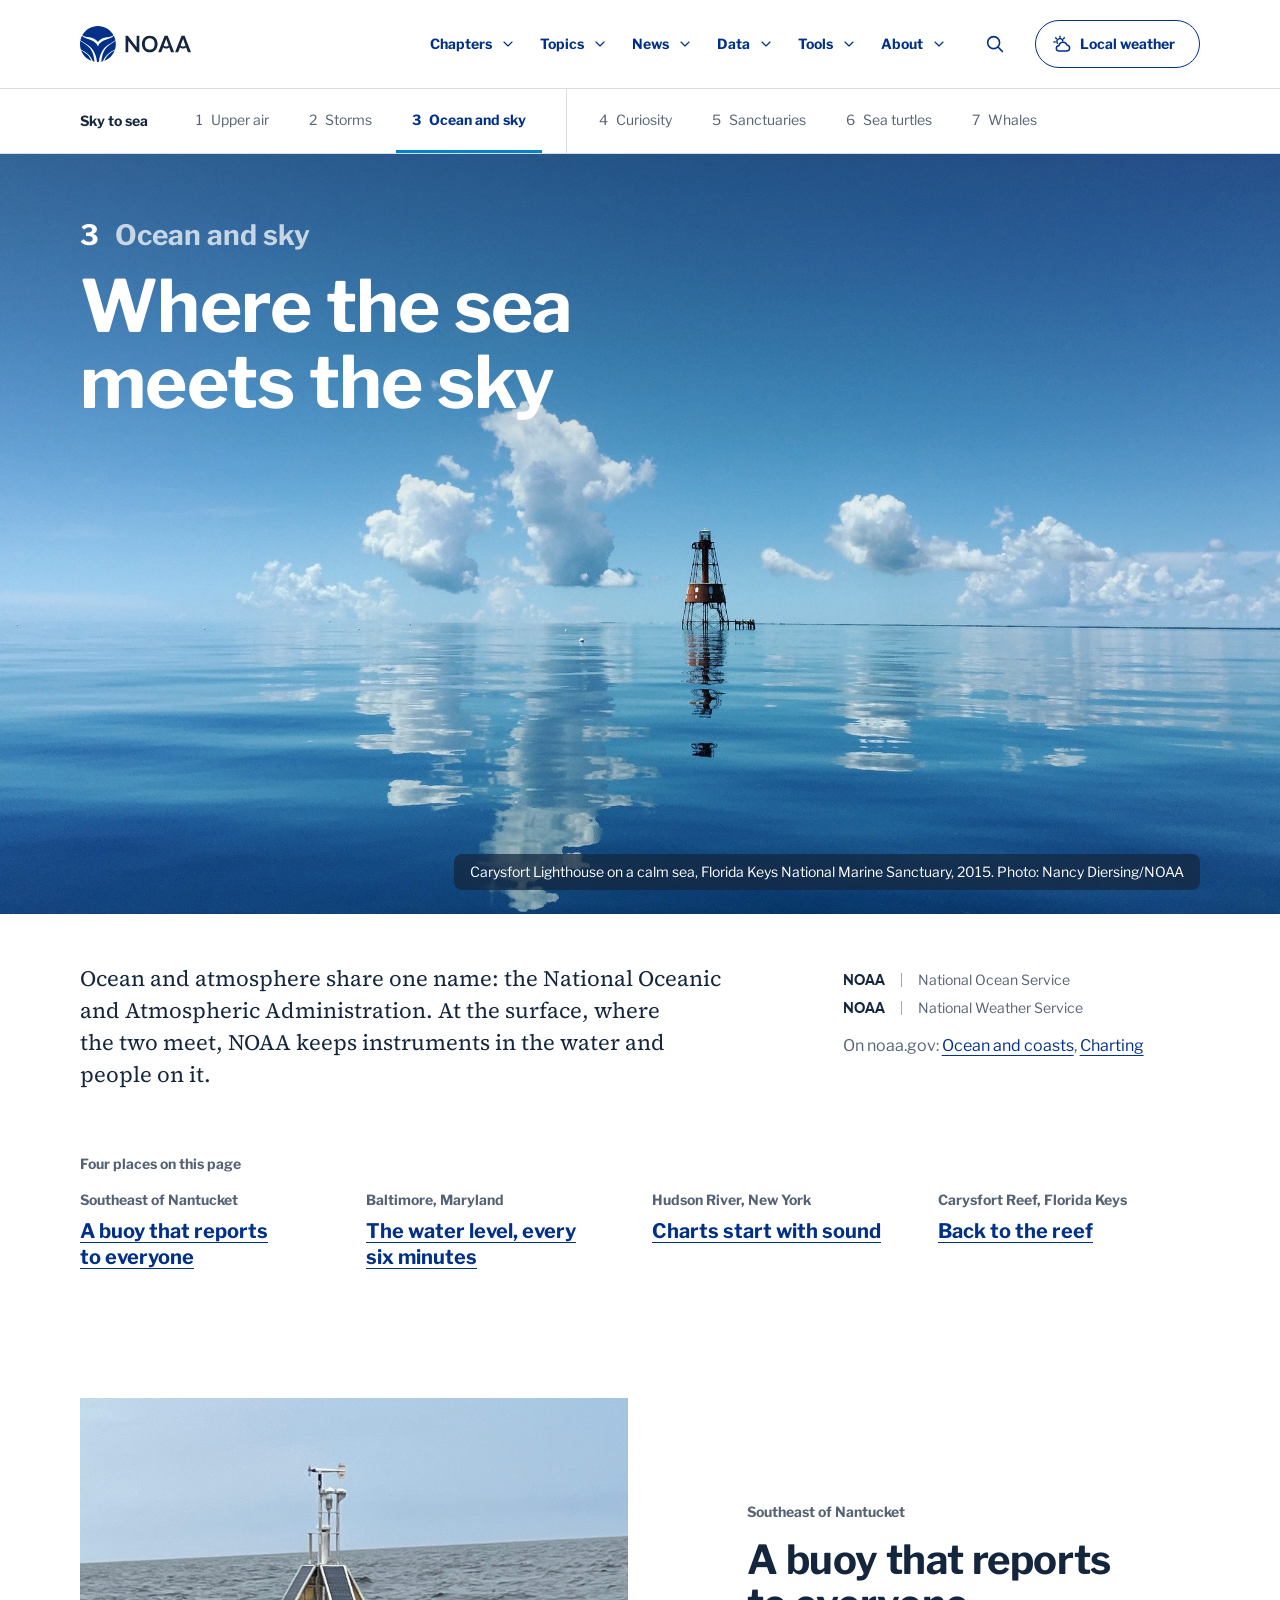
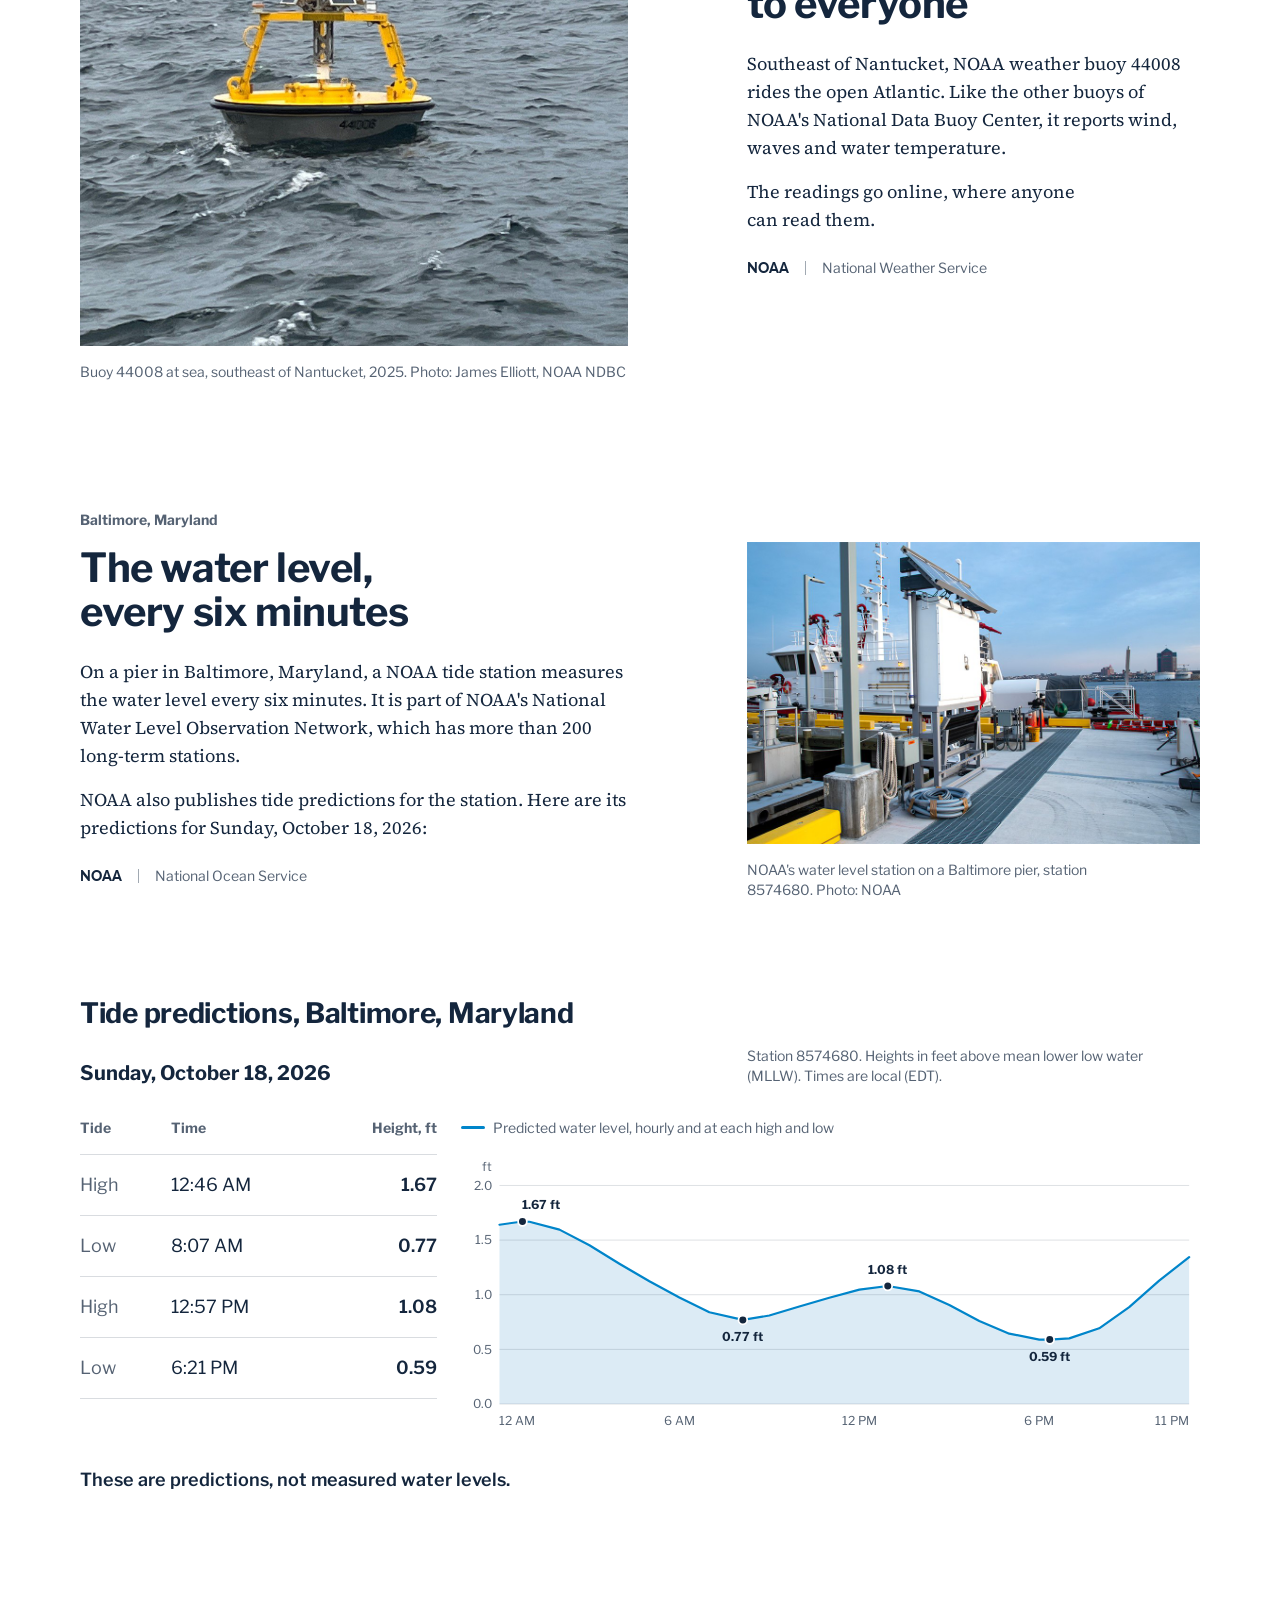
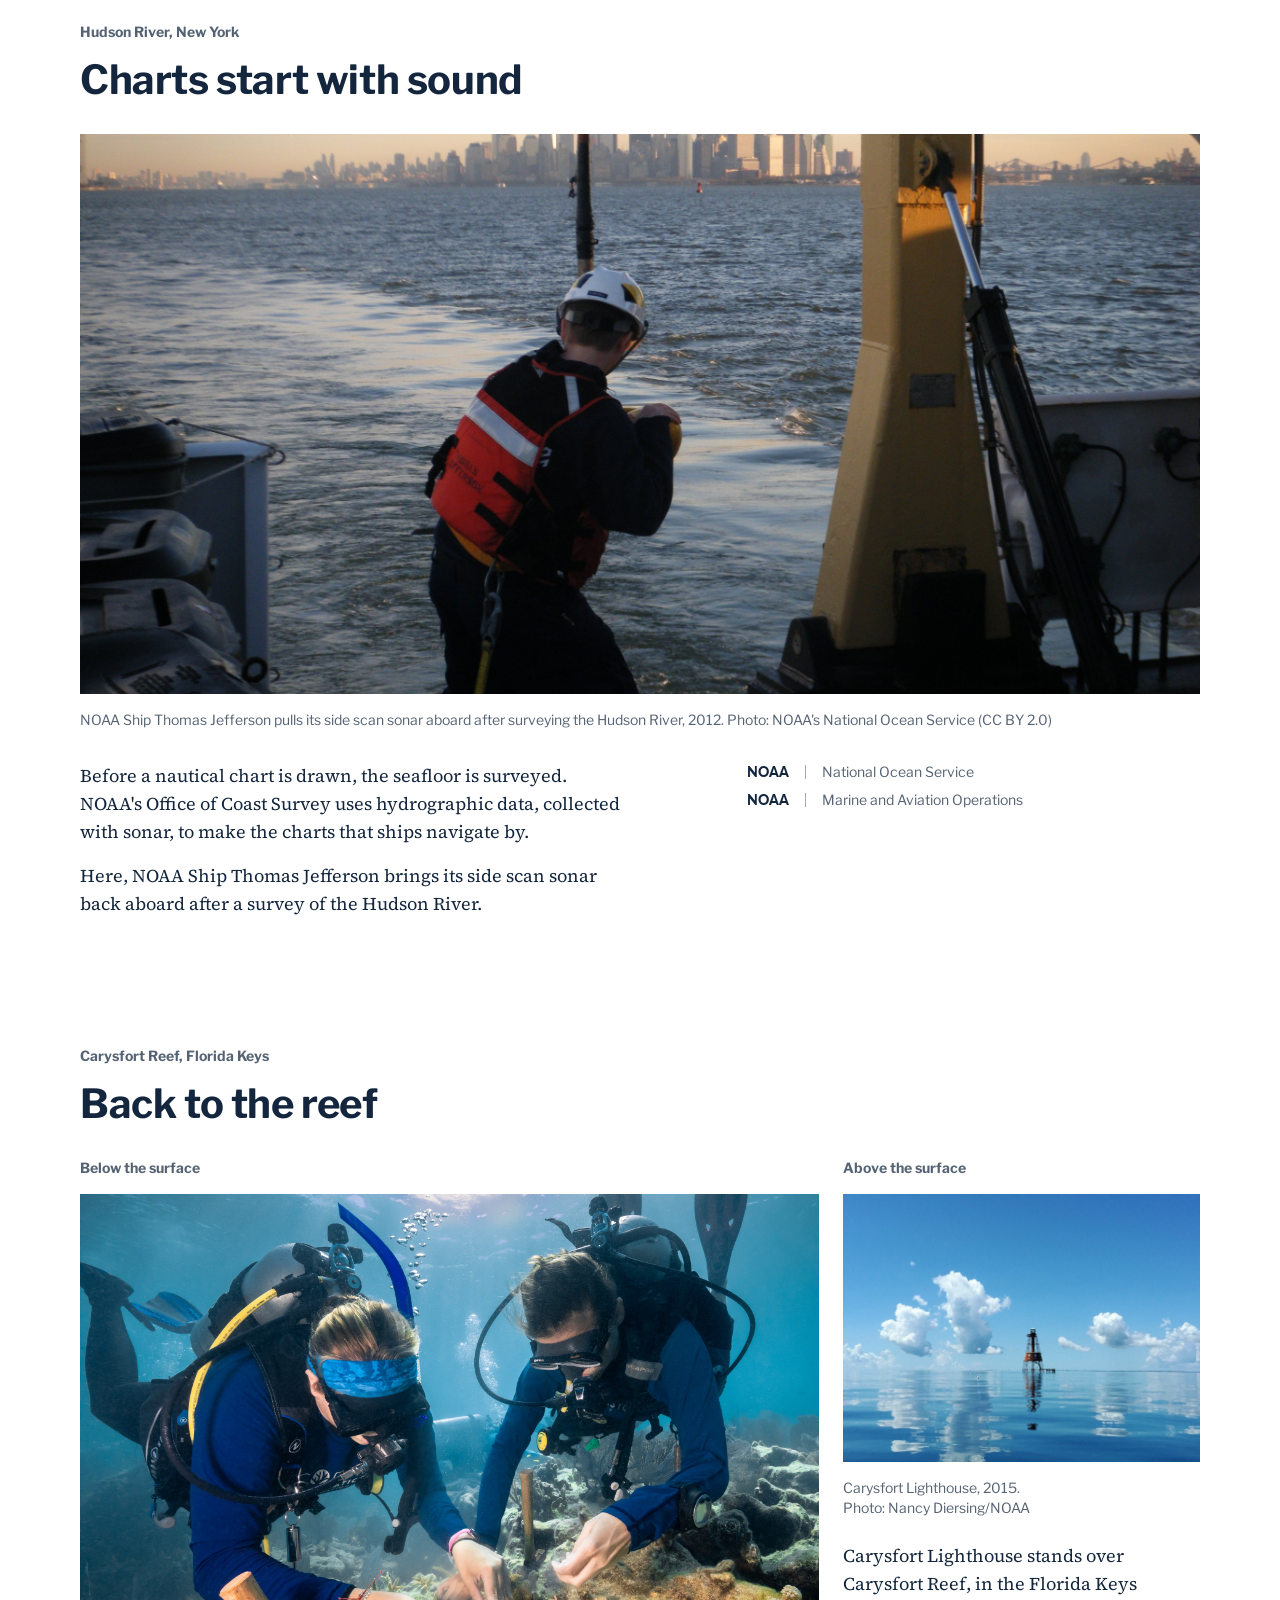
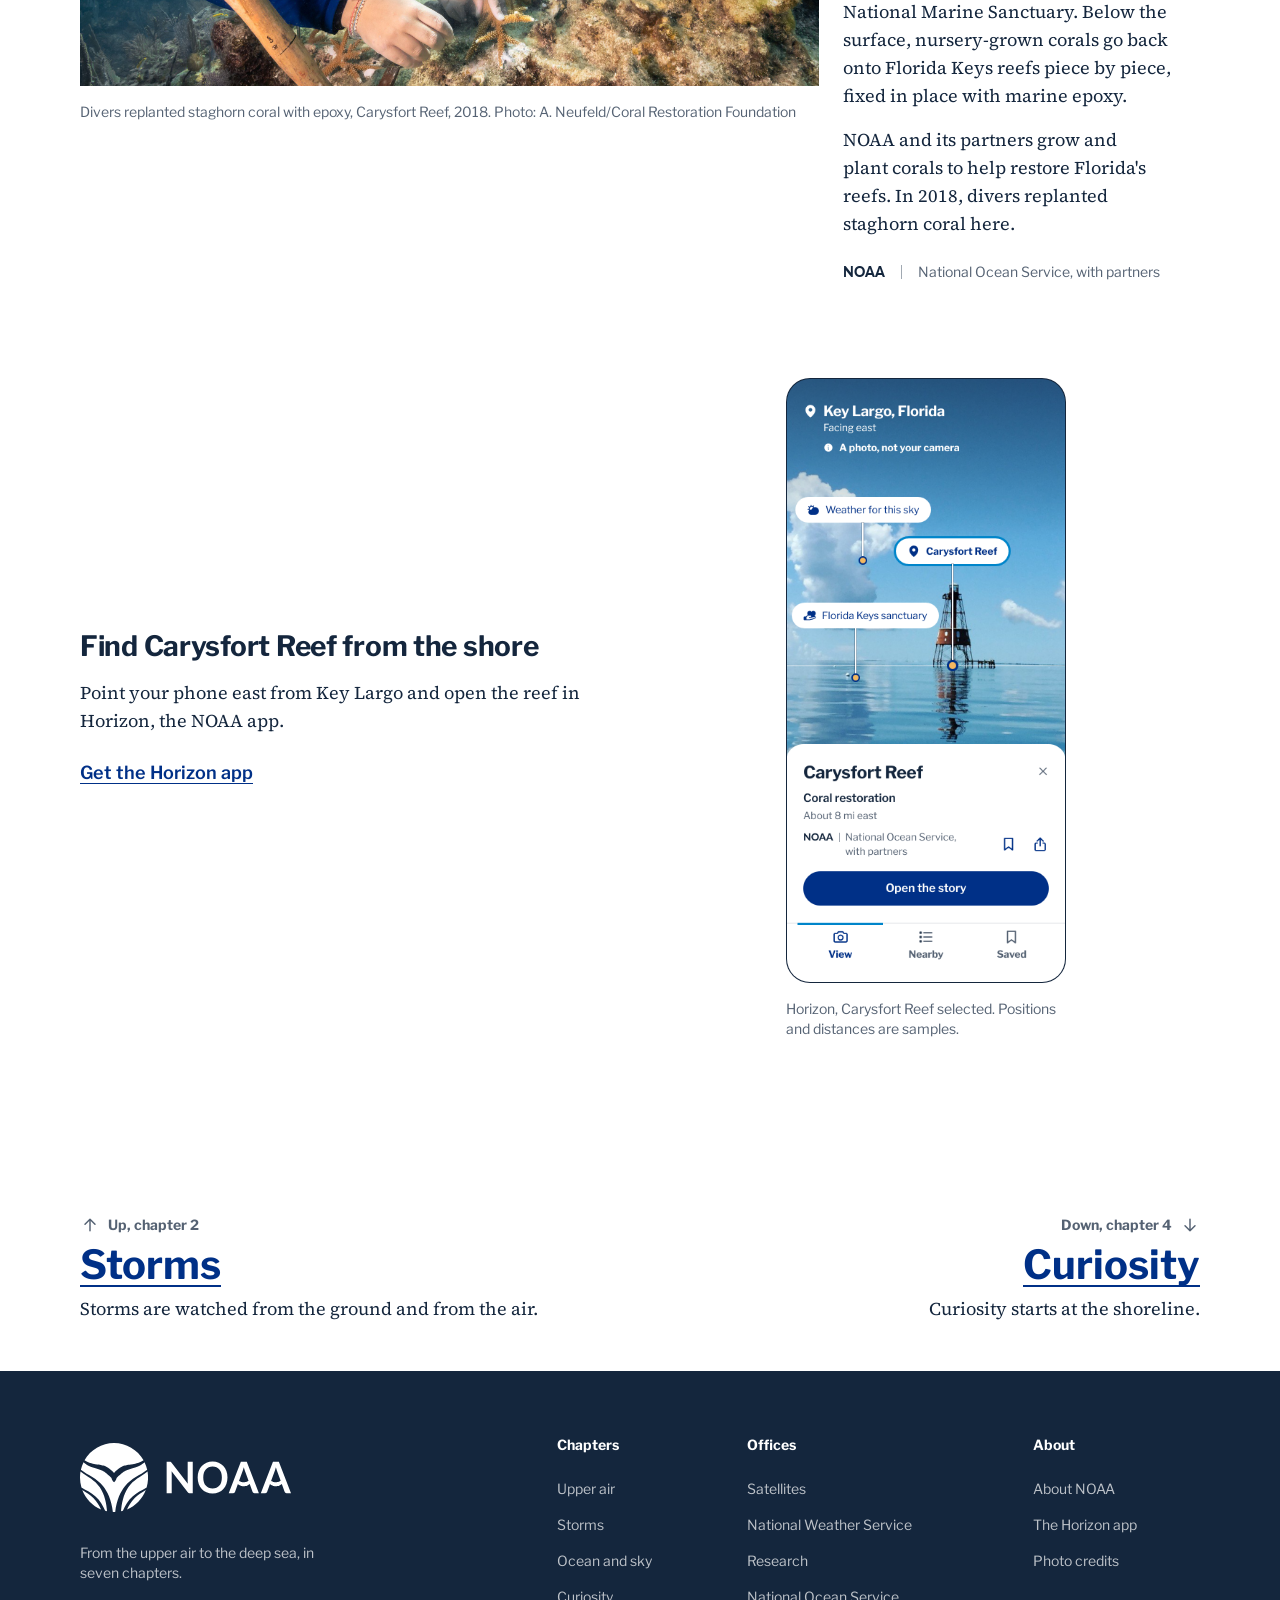
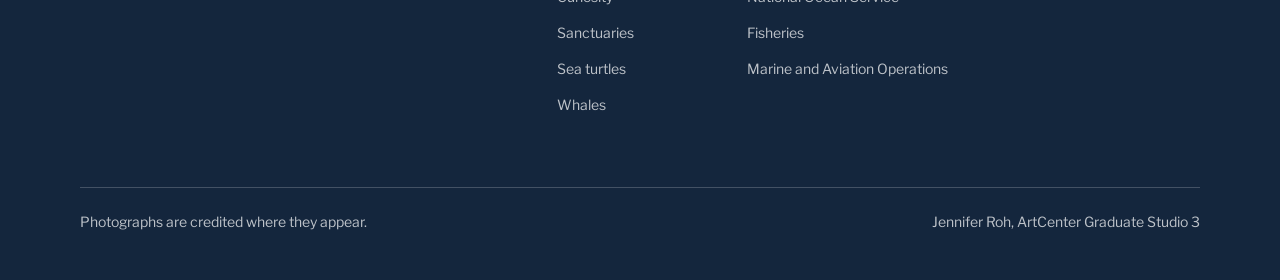
<file: ocean-and-sky.html>
<!doctype html>
<html lang="en">
<head>
<meta charset="utf-8">
<meta name="color-scheme" content="only light">
<meta name="viewport" content="width=device-width, initial-scale=1">
<link rel="icon" href="horizon/icons/favicon.svg" type="image/svg+xml">
<link rel="icon" href="horizon/icons/favicon-32.png" type="image/png" sizes="32x32">
<link rel="apple-touch-icon" href="horizon/icons/apple-touch-icon.png">
<title>Where the sea meets the sky | Sky to sea | NOAA</title>
<script>document.documentElement.classList.add('js')</script>
<link rel="stylesheet" href="css/tokens.css">
<link rel="stylesheet" href="css/site.css">
<style>

.sub-scene { height: 760px; }
.sub-scene > img { object-position: 50% 62%; transform: rotate(-1deg) scale(1.04); }
.sub-scene .over > div { grid-column: 1 / 10; }
.intro { padding-top: var(--s-7); align-items: start; }
.intro .t-lead { grid-column: 1 / 8; }
.intro .offices { grid-column: 9 / 13; padding-top: var(--s-2); }
.intro .intro-topics { margin-top: var(--s-2); }

.places-nav { margin-top: var(--s-8); }
.places-nav h2 { font: var(--f-meta-b); color: var(--c-ink-2); }
.places-nav ol { margin-top: var(--s-4); }
.places-nav li { grid-column: span 3; }
.places-nav a { display: block; height: 100%; text-decoration: none; }
.places-nav a .kicker { display: block; }
.places-nav a .t-item { display: block; margin-top: var(--s-2); color: var(--c-brand); text-decoration: underline; text-decoration-thickness: 1px; text-underline-offset: 4px; }
.places-nav a:hover .t-item { text-decoration-thickness: 2px; }

.sec { padding-top: var(--s-10); }
.sec .kicker { margin-bottom: var(--s-4); }
.sec .text p.t-body + p.t-body { margin-top: var(--s-4); }
.sec .office, .sec .offices { margin-top: var(--s-5); }
.sec .offices .office { margin-top: 0; }

.buoy { align-items: center; }
.buoy figure { grid-column: 1 / 7; }
.buoy .ph { aspect-ratio: 1 / 1; }
.buoy img { object-position: 50% 58%; }
.buoy .text { grid-column: 8 / 13; }
.buoy h2 { margin-bottom: var(--s-5); }

.tide-top { align-items: start; }
.tide-top .text { grid-column: 1 / 7; }
.tide-top h2 { margin-bottom: var(--s-5); }
.tide-top figure { grid-column: 8 / 13; margin-top: var(--s-6); }
.tide-top .ph { aspect-ratio: 3 / 2; }
.data { margin-top: var(--s-9); }
.data-head { align-items: end; }
.data-head h3 { grid-column: 1 / 8; }
.data-head .date { grid-column: 1 / 8; margin-top: var(--s-2); font: var(--f-item); color: var(--c-ink); }
.data-head .units { grid-column: 8 / 13; }
.data-body { margin-top: var(--s-6); align-items: start; }
.data .more { grid-column: 1 / 5; }
.data table { grid-column: 1 / 5; width: 100%; border-collapse: collapse; font-variant-numeric: tabular-nums lining-nums; }
.data th, .data td { padding: var(--s-4) var(--s-4) var(--s-4) 0; border-bottom: 1px solid var(--c-rule); font: var(--f-body); font-family: var(--font-ui); text-align: left; }
.data thead th { font: var(--f-meta-b); color: var(--c-ink-2); padding-top: 0; }
.data tbody th { color: var(--c-ink-2); }
.data td.v, .data thead th.v { text-align: right; padding-right: 0; }
.data td.v { font: var(--f-body-b); color: var(--c-ink); }
.chart { grid-column: 5 / 13; }
.legend { display: flex; align-items: center; gap: var(--s-2); margin-bottom: var(--s-4); font: var(--f-meta); color: var(--c-ink-2); }
.legend i { display: inline-block; width: 24px; height: 3px; border-radius: var(--r-round); background: var(--c-state); }
.tide-chart { display: block; width: 100%; height: auto; font-family: var(--font-ui); }
.tide-chart-wrap.m { display: none; }
.data-foot { margin-top: var(--s-6); }
.data-foot .note { font: var(--f-body-b); color: var(--c-ink); }

.charts h2 { margin-bottom: var(--s-6); }
.charts figure .ph { aspect-ratio: 2 / 1; }
.charts figure img { object-position: 50% 52%; }
.charts .after { margin-top: var(--s-6); align-items: start; }
.charts .after .text { grid-column: 1 / 7; }
.charts .after .offices { grid-column: 8 / 13; margin-top: 0; }

.reef-top h2 { margin-bottom: 0; }
.reef-pair { margin-top: var(--s-6); align-items: start; }
.reef-pair .label { margin-bottom: var(--s-4); }
.reef-pair .work { grid-column: 1 / 9; }
.reef-pair .work .ph { aspect-ratio: 3 / 2; }
.reef-pair .side { grid-column: 9 / 13; }
.reef-pair .above .ph { aspect-ratio: 4 / 3; }
.reef-pair .side .text { margin-top: var(--s-5); }
.reef-pair .side .text p + p { margin-top: var(--s-4); }
.reef-pair .side .office { margin-top: var(--s-5); }
.app-link { margin-top: var(--s-9); align-items: center; }
.app-link .text { grid-column: 1 / 7; }
.app-link .text p { margin-top: var(--s-4); max-width: 30em; }
.app-link .text .link { display: inline-block; margin-top: var(--s-5); }
.app-link figure { grid-column: 8 / 12; justify-self: center; }
.app-link .ph { width: 280px; aspect-ratio: 390 / 844; border-radius: var(--r-pill); border: 1px solid var(--c-rule); }
.app-link .cap { max-width: 280px; }


.pn { display: grid; grid-template-columns: 1fr 1fr; margin-top: var(--s-10); }
.pn a { display: flex; flex-direction: column; justify-content: center; gap: var(--s-2); min-height: 200px; padding: var(--s-7) var(--margin); text-decoration: none; color: var(--c-brand); }
.pn .down { align-items: flex-end; text-align: right; }
.pn .dirl { display: inline-flex; align-items: center; gap: var(--s-2); font: var(--f-meta-b); color: var(--c-ink-2); }
.pn .dirl svg { width: 20px; height: 20px; }
.pn .name { font: var(--f-sec); text-decoration: underline; text-decoration-thickness: 2px; text-underline-offset: 6px; }
.pn .tt { font: var(--f-body); color: var(--c-ink); max-width: 26em; }

@media (min-width: 761px) and (max-width: 1023px) {
  .data table, .chart { grid-column: 1 / -1; }
  .data-body { row-gap: var(--s-6); }
  .data-head h3, .data-head .date, .data-head .units { grid-column: 1 / -1; }
  .data-head .units { margin-top: var(--s-2); }
  .buoy figure { grid-column: 1 / 7; }
  .buoy .text { grid-column: 7 / 13; }
}

.secnav { display: none; }
@media (max-width: 760px) {
  .cnav-here { display: none; }
  .secnav { display: block; flex: 1; min-width: 0; }
  .secnav summary { list-style: none; display: grid; grid-template-columns: minmax(0, 1fr) 20px; column-gap: var(--s-2); align-items: center; min-height: 48px; cursor: pointer; }
  .secnav summary::-webkit-details-marker { display: none; }
  .secnav summary .where { grid-column: 1; font: var(--f-meta); color: var(--c-ink-2); }
  .secnav summary b { grid-column: 1; font: var(--f-meta-b); color: var(--c-brand); min-width: 0; overflow: hidden; text-overflow: ellipsis; white-space: nowrap; }
  .secnav summary .chev { grid-column: 2; grid-row: 1 / 3; width: 20px; height: 20px; color: var(--c-brand); transition: transform .2s ease-out; }
  .secnav[open] summary .chev { transform: rotate(180deg); }
  .secnav ol { position: absolute; left: 0; right: 0; top: 100%; z-index: 16; counter-reset: m; padding: 0 var(--margin) var(--s-4); background: var(--c-ground); border-bottom: 1px solid var(--c-rule); }
  .secnav:not([open]) ol { display: none; }
  .secnav li a { display: flex; align-items: center; gap: var(--s-4); min-height: 48px; font: var(--f-meta); color: var(--c-ink); text-decoration: none; }
  .secnav li a::before { counter-increment: m; content: counter(m); font-weight: 700; color: var(--c-ink-2); min-width: 12px; }
  .secnav li a[aria-current] { font: var(--f-meta-b); color: var(--c-brand); }

  .sub-scene { height: 480px; }
  .sub-scene > img { object-position: 58% 60%; }
  .sub-scene .over > div { grid-column: 1 / -1; }
  .intro { padding-top: var(--s-5); }
  .intro .t-lead, .intro .offices { grid-column: 1 / -1; }
  .intro .offices { margin-top: var(--s-4); padding-top: 0; }
  .places-nav { display: none; }

  .sec { padding-top: var(--s-9); }
  .buoy figure, .buoy .text, .tide-top .text, .tide-top figure, .charts .after .text, .charts .after .offices,
  .reef-pair .work, .reef-pair .side, .app-link .text, .app-link figure { grid-column: 1 / -1; }
  .reef-pair .side { display: flex; flex-direction: column; margin-top: var(--s-6); }
  .reef-pair .side .text { order: -1; margin: 0 0 var(--s-6); }
  .reef-pair .side .office { order: -1; margin: 0 0 var(--s-6); }
  .buoy .text { order: -1; margin-bottom: var(--s-6); }
  .buoy .ph { aspect-ratio: 4 / 3; }
  .tide-top figure { margin-top: var(--s-6); }
  .data { margin-top: var(--s-7); }
  .data-head h3, .data-head .date, .data-head .units { grid-column: 1 / -1; }
  .data-head .units { margin-top: var(--s-2); }
  .data-body { margin-top: var(--s-5); row-gap: var(--s-6); }
  .data table, .data .more, .data .more-b, .chart { grid-column: 1 / -1; }
  .data-body .chart { order: -1; }   /* the chart first; the table folds under it */
  .data .more-b { margin-top: 0; }
  .tide-chart-wrap.d { display: none; }
  .tide-chart-wrap.m { display: block; }
  .charts h2 { margin-bottom: var(--s-5); }
  .charts figure { margin: 0 calc(-1 * var(--margin)); }
  .charts figure .ph { aspect-ratio: 4 / 3; }
  .charts figure .cap { padding: 0 var(--margin); }
  .charts .after .offices { margin-top: var(--s-5); }
  .app-link { margin-top: var(--s-8); }
  .app-link figure { margin-top: var(--s-6); justify-self: start; }
  .app-link .ph { width: 220px; }
  .pn { grid-template-columns: 1fr; margin-top: var(--s-9); }
  .pn a { min-height: 0; padding: var(--s-6) var(--margin); }
  .pn .down { align-items: flex-start; text-align: left; }
}
</style>
</head>
<body>

<header class="site-head" id="site-head">
  <div class="wrap row">
    <a class="brand" href="index.html" aria-label="NOAA home"><img src="images/logo/NOAA_Symbol_NOAA_Primary.svg" alt="NOAA"></a>
    <nav class="primary" id="primary" aria-label="Main"><ul class="nav-list"><li class="nav-i"><button class="nav-b" type="button" aria-expanded="false" aria-controls="m-chapters">Chapters<svg class="chev" viewBox="0 0 24 24" fill="none" stroke="currentColor" stroke-width="1.75" stroke-linecap="round" stroke-linejoin="round" aria-hidden="true"><path d="M6 9l6 6 6-6"/></svg></button><div class="mega" id="m-chapters" hidden><div class="wrap mega-in"><div class="mega-intro"><p class="mega-t">Sky to sea</p><p class="mega-p">NOAA’s work in seven chapters, from the upper air to the open sea.</p><a class="link" href="index.html#about">About this site</a></div><ul class="mega-list c4"><li><a href="index.html#ch1"><span class="mi-t"><span class="n">1</span>Upper air</span><span class="mi-d">Weather balloons, twice a day</span><span class="mi-k">Weather, Research</span></a></li><li><a href="index.html#ch2"><span class="mi-t"><span class="n">2</span>Storms</span><span class="mi-d">Storm watches and warnings</span><span class="mi-k">Weather, Marine and aviation</span></a></li><li><a href="ocean-and-sky.html"><span class="mi-t"><span class="n">3</span>Ocean and sky</span><span class="mi-d">Buoys, tide stations and charts</span><span class="mi-k">Ocean and coasts, Charting</span></a></li><li><a href="index.html#ch4"><span class="mi-t"><span class="n">4</span>Curiosity</span><span class="mi-d">A science camp on the shore</span><span class="mi-k">Education, Fisheries</span></a></li><li><a href="index.html#ch5"><span class="mi-t"><span class="n">5</span>Sanctuaries</span><span class="mi-d">Listening to a reef offshore</span><span class="mi-k">Sanctuaries</span></a></li><li><a href="index.html#ch6"><span class="mi-t"><span class="n">6</span>Sea turtles</span><span class="mi-d">Rescuing cold-stunned turtles</span><span class="mi-k">Fisheries</span></a></li><li><a href="index.html#ch7"><span class="mi-t"><span class="n">7</span>Whales</span><span class="mi-d">Watching humpbacks from afar</span><span class="mi-k">Sanctuaries, Fisheries</span></a></li></ul></div></div></li><li class="nav-i"><button class="nav-b" type="button" aria-expanded="false" aria-controls="m-topics">Topics<svg class="chev" viewBox="0 0 24 24" fill="none" stroke="currentColor" stroke-width="1.75" stroke-linecap="round" stroke-linejoin="round" aria-hidden="true"><path d="M6 9l6 6 6-6"/></svg></button><div class="mega" id="m-topics" hidden><div class="wrap mega-in"><div class="mega-intro"><p class="mega-t">NOAA topics</p><p class="mega-p">The ten topics of noaa.gov. Each opens the NOAA site for that work.</p></div><ul class="mega-list c5"><li><a href="https://www.weather.gov/"><span class="mi-t">Weather</span><span class="mi-d">Forecasts and warnings from the National Weather Service</span><span class="mi-k">In chapters 1 and 2</span></a></li><li><a href="https://www.climate.gov/"><span class="mi-t">Climate</span><span class="mi-d">Climate data, outlooks and what is changing</span></a></li><li><a href="https://oceanservice.noaa.gov/"><span class="mi-t">Ocean and coasts</span><span class="mi-d">Tides, buoys and coastal science</span><span class="mi-k">In chapter 3</span></a></li><li><a href="https://www.fisheries.noaa.gov/"><span class="mi-t">Fisheries</span><span class="mi-d">Fish, marine mammals and sea turtles</span><span class="mi-k">In chapters 4, 6 and 7</span></a></li><li><a href="https://www.nesdis.noaa.gov/"><span class="mi-t">Satellites</span><span class="mi-d">The Earth, watched from orbit</span></a></li><li><a href="https://research.noaa.gov/"><span class="mi-t">Research</span><span class="mi-d">NOAA labs studying the air, the sea and the climate</span><span class="mi-k">In chapter 1</span></a></li><li><a href="https://www.omao.noaa.gov/"><span class="mi-t">Marine and aviation</span><span class="mi-d">NOAA ships, aircraft and the NOAA Corps</span><span class="mi-k">In chapter 2</span></a></li><li><a href="https://nauticalcharts.noaa.gov/"><span class="mi-t">Charting</span><span class="mi-d">Nautical charts and seafloor surveys</span><span class="mi-k">In chapter 3</span></a></li><li><a href="https://sanctuaries.noaa.gov/"><span class="mi-t">Sanctuaries</span><span class="mi-d">The national marine sanctuaries</span><span class="mi-k">In chapters 5 and 7</span></a></li><li><a href="https://www.noaa.gov/education"><span class="mi-t">Education</span><span class="mi-d">Lessons and programs for students and teachers</span><span class="mi-k">In chapter 4</span></a></li></ul></div></div></li><li class="nav-i"><button class="nav-b" type="button" aria-expanded="false" aria-controls="m-news">News<svg class="chev" viewBox="0 0 24 24" fill="none" stroke="currentColor" stroke-width="1.75" stroke-linecap="round" stroke-linejoin="round" aria-hidden="true"><path d="M6 9l6 6 6-6"/></svg></button><div class="mega" id="m-news" hidden><div class="wrap mega-in"><div class="mega-intro"><p class="mega-t">News and features</p><p class="mega-p">Stories and announcements from every part of NOAA.</p></div><ul class="mega-list c3"><li><a href="https://www.noaa.gov/news-features"><span class="mi-t">Latest news and features</span><span class="mi-d">Announcements, research and stories from across NOAA</span></a></li><li><a href="index.html#about"><span class="mi-t">Seven stories on this site</span><span class="mi-d">From weather balloons in the upper air to whales in the open sea</span></a></li><li><a href="ocean-and-sky.html"><span class="mi-t">Ocean and sky, the full chapter</span><span class="mi-d">A buoy, a tide station, a chart survey and a reef</span></a></li></ul></div></div></li><li class="nav-i"><button class="nav-b" type="button" aria-expanded="false" aria-controls="m-data">Data<svg class="chev" viewBox="0 0 24 24" fill="none" stroke="currentColor" stroke-width="1.75" stroke-linecap="round" stroke-linejoin="round" aria-hidden="true"><path d="M6 9l6 6 6-6"/></svg></button><div class="mega" id="m-data" hidden><div class="wrap mega-in"><div class="mega-intro"><p class="mega-t">Data</p><p class="mega-p">NOAA measures the air, the sea and the coasts every day. The data is free to use.</p></div><ul class="mega-list c3"><li><a href="https://www.noaa.gov/data"><span class="mi-t">Access NOAA data</span><span class="mi-d">Where NOAA’s data lives and how to get it</span></a></li><li><a href="https://www.ncei.noaa.gov/"><span class="mi-t">Past weather and climate</span><span class="mi-d">Records from the National Centers for Environmental Information</span></a></li><li><a href="https://www.ndbc.noaa.gov/"><span class="mi-t">Buoy readings</span><span class="mi-d">Wind, waves and water temperature from buoys at sea</span></a></li><li><a href="https://tidesandcurrents.noaa.gov/"><span class="mi-t">Tides and water levels</span><span class="mi-d">Readings and predictions from tide stations</span></a></li><li><a href="https://www.star.nesdis.noaa.gov/goes/"><span class="mi-t">Satellite images</span><span class="mi-d">Live images from the GOES weather satellites</span></a></li></ul></div></div></li><li class="nav-i"><button class="nav-b" type="button" aria-expanded="false" aria-controls="m-tools">Tools<svg class="chev" viewBox="0 0 24 24" fill="none" stroke="currentColor" stroke-width="1.75" stroke-linecap="round" stroke-linejoin="round" aria-hidden="true"><path d="M6 9l6 6 6-6"/></svg></button><div class="mega" id="m-tools" hidden><div class="wrap mega-in"><div class="mega-intro"><p class="mega-t">Tools</p><p class="mega-p">Forecasts, maps and calculators for everyday use.</p></div><ul class="mega-list c3"><li><a href="https://www.weather.gov/"><span class="mi-t">Local forecast</span><span class="mi-d">The seven-day forecast for where you are</span></a></li><li><a href="https://radar.weather.gov/"><span class="mi-t">Radar</span><span class="mi-d">Rain and storms on the map, right now</span></a></li><li><a href="https://www.nhc.noaa.gov/"><span class="mi-t">Hurricanes</span><span class="mi-d">Forecasts from the National Hurricane Center</span></a></li><li><a href="https://nauticalcharts.noaa.gov/"><span class="mi-t">Nautical charts</span><span class="mi-d">Charts for U.S. coasts and the Great Lakes</span></a></li><li><a href="https://gml.noaa.gov/grad/solcalc/"><span class="mi-t">Solar calculator</span><span class="mi-d">Sunrise and sunset for any place and date</span></a></li><li><a href="horizon/index.html"><span class="mi-t">The Horizon app</span><span class="mi-d">NOAA’s work around you, on your phone</span></a></li></ul></div></div></li><li class="nav-i"><button class="nav-b" type="button" aria-expanded="false" aria-controls="m-about">About<svg class="chev" viewBox="0 0 24 24" fill="none" stroke="currentColor" stroke-width="1.75" stroke-linecap="round" stroke-linejoin="round" aria-hidden="true"><path d="M6 9l6 6 6-6"/></svg></button><div class="mega" id="m-about" hidden><div class="wrap mega-in"><div class="mega-intro"><p class="mega-t">About NOAA</p><p class="mega-p">The National Oceanic and Atmospheric Administration is part of the U.S. Department of Commerce.</p></div><ul class="mega-list c4"><li><a href="https://www.noaa.gov/about-our-agency"><span class="mi-t">About our agency</span><span class="mi-d">Mission, leadership and history</span></a></li><li><a href="https://www.weather.gov/"><span class="mi-t">National Weather Service</span><span class="mi-d">Forecasts and warnings</span></a></li><li><a href="https://oceanservice.noaa.gov/"><span class="mi-t">National Ocean Service</span><span class="mi-d">Coasts, tides and charts</span></a></li><li><a href="https://www.fisheries.noaa.gov/"><span class="mi-t">Fisheries</span><span class="mi-d">Fish, marine mammals and sea turtles</span></a></li><li><a href="https://research.noaa.gov/"><span class="mi-t">Research</span><span class="mi-d">NOAA’s labs and research programs</span></a></li><li><a href="https://www.nesdis.noaa.gov/"><span class="mi-t">Satellites</span><span class="mi-d">NOAA’s satellites and data centers</span></a></li><li><a href="https://www.omao.noaa.gov/"><span class="mi-t">Marine and Aviation Operations</span><span class="mi-d">NOAA’s ships and aircraft</span></a></li><li><a href="index.html#about"><span class="mi-t">About this site</span><span class="mi-d">What NOAA does, from the sky to the&nbsp;sea</span></a></li></ul></div></div></li></ul></nav>
    <div class="sr"><button class="icon-btn search-btn" type="button" aria-label="Search this site" aria-expanded="false" aria-controls="m-search"><svg class="i-pin" viewBox="0 0 24 24" fill="none" stroke="currentColor" stroke-width="1.75" stroke-linecap="round" aria-hidden="true"><circle cx="10.5" cy="10.5" r="6.5"/><path d="M15.5 15.5L20 20"/></svg><svg class="i-x" viewBox="0 0 24 24" fill="none" stroke="currentColor" stroke-width="1.75" stroke-linecap="round" aria-hidden="true"><path d="M6 6l12 12M18 6L6 18"/></svg></button><div class="mega search-panel" id="m-search" hidden><div class="wrap mega-in"><div class="mega-intro"><p class="mega-t">Search this site</p><p class="mega-p">Chapters, NOAA topics, data and tools.</p></div><div class="search-body"><form class="search-form" role="search" onsubmit="return false"><label for="q">What are you looking for</label><input id="q" type="search" autocomplete="off" placeholder="Tides, hurricanes, whales"></form><p class="search-note" id="search-note" aria-live="polite"></p><ul class="mega-list c3 search-results" id="search-results"></ul><script type="application/json" id="search-index">[{"t": "Upper air", "h": "index.html#ch1", "d": "Weather balloons, twice a day", "k": "Chapter 1", "x": "balloon radiosonde ozone upper air sounding atmosphere Weather Research"}, {"t": "Storms", "h": "index.html#ch2", "d": "Storm watches and warnings", "k": "Chapter 2", "x": "hurricane hunters tornado thunderstorm watch warning ship marine forecast Weather Marine and aviation"}, {"t": "Ocean and sky", "h": "ocean-and-sky.html", "d": "Buoys, tide stations and charts", "k": "Chapter 3", "x": "buoy tide station sonar chart lighthouse reef surface Ocean and coasts Charting"}, {"t": "Curiosity", "h": "index.html#ch4", "d": "A science camp on the shore", "k": "Chapter 4", "x": "plankton microscope science camp education student Education Fisheries"}, {"t": "Sanctuaries", "h": "index.html#ch5", "d": "Listening to a reef offshore", "k": "Chapter 5", "x": "sound hydrophone fish reef flower garden banks Sanctuaries"}, {"t": "Sea turtles", "h": "index.html#ch6", "d": "Rescuing cold-stunned turtles", "k": "Chapter 6", "x": "turtle rescue cold stunned release Fisheries"}, {"t": "Whales", "h": "index.html#ch7", "d": "Watching humpbacks from afar", "k": "Chapter 7", "x": "whale humpback binoculars distance hawaii Sanctuaries Fisheries"}, {"t": "A buoy that reports to everyone", "h": "ocean-and-sky.html#buoy", "d": "Buoy 44008, southeast of Nantucket", "k": "Ocean and sky", "x": "buoy wind waves ndbc data"}, {"t": "The water level, every six minutes", "h": "ocean-and-sky.html#tide", "d": "A tide station in Baltimore, Maryland", "k": "Ocean and sky", "x": "tide water level station"}, {"t": "Charts start with sound", "h": "ocean-and-sky.html#charts", "d": "A sonar survey on the Hudson River, New York", "k": "Ocean and sky", "x": "chart sonar survey seafloor"}, {"t": "Back to the reef", "h": "ocean-and-sky.html#reef", "d": "Carysfort Reef, Florida Keys", "k": "Ocean and sky", "x": "coral reef restoration"}, {"t": "Weather", "h": "https://www.weather.gov/", "d": "Forecasts and warnings from the National Weather Service", "k": "Topic on noaa.gov", "x": ""}, {"t": "Climate", "h": "https://www.climate.gov/", "d": "Climate data, outlooks and what is changing", "k": "Topic on noaa.gov", "x": ""}, {"t": "Ocean and coasts", "h": "https://oceanservice.noaa.gov/", "d": "Tides, buoys and coastal science", "k": "Topic on noaa.gov", "x": ""}, {"t": "Fisheries", "h": "https://www.fisheries.noaa.gov/", "d": "Fish, marine mammals and sea turtles", "k": "Topic on noaa.gov", "x": ""}, {"t": "Satellites", "h": "https://www.nesdis.noaa.gov/", "d": "The Earth, watched from orbit", "k": "Topic on noaa.gov", "x": ""}, {"t": "Research", "h": "https://research.noaa.gov/", "d": "NOAA labs studying the air, the sea and the climate", "k": "Topic on noaa.gov", "x": ""}, {"t": "Marine and aviation", "h": "https://www.omao.noaa.gov/", "d": "NOAA ships, aircraft and the NOAA Corps", "k": "Topic on noaa.gov", "x": ""}, {"t": "Charting", "h": "https://nauticalcharts.noaa.gov/", "d": "Nautical charts and seafloor surveys", "k": "Topic on noaa.gov", "x": ""}, {"t": "Sanctuaries", "h": "https://sanctuaries.noaa.gov/", "d": "The national marine sanctuaries", "k": "Topic on noaa.gov", "x": ""}, {"t": "Education", "h": "https://www.noaa.gov/education", "d": "Lessons and programs for students and teachers", "k": "Topic on noaa.gov", "x": ""}, {"t": "Latest news and features", "h": "https://www.noaa.gov/news-features", "d": "Announcements, research and stories from across NOAA", "k": "News", "x": ""}, {"t": "Seven stories on this site", "h": "index.html#about", "d": "From weather balloons in the upper air to whales in the open sea", "k": "News", "x": ""}, {"t": "Ocean and sky, the full chapter", "h": "ocean-and-sky.html", "d": "A buoy, a tide station, a chart survey and a reef", "k": "News", "x": ""}, {"t": "Access NOAA data", "h": "https://www.noaa.gov/data", "d": "Where NOAA’s data lives and how to get it", "k": "Data", "x": ""}, {"t": "Past weather and climate", "h": "https://www.ncei.noaa.gov/", "d": "Records from the National Centers for Environmental Information", "k": "Data", "x": ""}, {"t": "Buoy readings", "h": "https://www.ndbc.noaa.gov/", "d": "Wind, waves and water temperature from buoys at sea", "k": "Data", "x": ""}, {"t": "Tides and water levels", "h": "https://tidesandcurrents.noaa.gov/", "d": "Readings and predictions from tide stations", "k": "Data", "x": ""}, {"t": "Satellite images", "h": "https://www.star.nesdis.noaa.gov/goes/", "d": "Live images from the GOES weather satellites", "k": "Data", "x": ""}, {"t": "Local forecast", "h": "https://www.weather.gov/", "d": "The seven-day forecast for where you are", "k": "Tools", "x": ""}, {"t": "Radar", "h": "https://radar.weather.gov/", "d": "Rain and storms on the map, right now", "k": "Tools", "x": ""}, {"t": "Hurricanes", "h": "https://www.nhc.noaa.gov/", "d": "Forecasts from the National Hurricane Center", "k": "Tools", "x": ""}, {"t": "Nautical charts", "h": "https://nauticalcharts.noaa.gov/", "d": "Charts for U.S. coasts and the Great Lakes", "k": "Tools", "x": ""}, {"t": "Solar calculator", "h": "https://gml.noaa.gov/grad/solcalc/", "d": "Sunrise and sunset for any place and date", "k": "Tools", "x": ""}, {"t": "The Horizon app", "h": "horizon/index.html", "d": "NOAA’s work around you, on your phone", "k": "Tools", "x": ""}, {"t": "About our agency", "h": "https://www.noaa.gov/about-our-agency", "d": "Mission, leadership and history", "k": "About", "x": ""}, {"t": "National Weather Service", "h": "https://www.weather.gov/", "d": "Forecasts and warnings", "k": "About", "x": ""}, {"t": "National Ocean Service", "h": "https://oceanservice.noaa.gov/", "d": "Coasts, tides and charts", "k": "About", "x": ""}, {"t": "Fisheries", "h": "https://www.fisheries.noaa.gov/", "d": "Fish, marine mammals and sea turtles", "k": "About", "x": ""}, {"t": "Research", "h": "https://research.noaa.gov/", "d": "NOAA’s labs and research programs", "k": "About", "x": ""}, {"t": "Satellites", "h": "https://www.nesdis.noaa.gov/", "d": "NOAA’s satellites and data centers", "k": "About", "x": ""}, {"t": "Marine and Aviation Operations", "h": "https://www.omao.noaa.gov/", "d": "NOAA’s ships and aircraft", "k": "About", "x": ""}, {"t": "About this site", "h": "index.html#about", "d": "What NOAA does, from the sky to the sea", "k": "About", "x": ""}, {"t": "Local weather", "h": "#", "d": "The forecast for your town, from the National Weather Service", "k": "Weather", "x": "forecast zip city temperature rain", "wx": 1}]</script></div></div></div></div>
    <div class="wx"><button class="wx-b" type="button" aria-expanded="false" aria-controls="m-weather"><svg class="i-pin" viewBox="0 0 24 24" fill="none" stroke="currentColor" stroke-width="1.75" stroke-linecap="round" stroke-linejoin="round" aria-hidden="true"><path d="M6.6 11.2A3.6 3.6 0 1 1 13 8.3"/><path d="M9.6 2.6v1.4M4.4 4.6l1 1M2.4 9.6h1.4M14.8 4.6l-1 1"/><path d="M8 20.5h9.5a3.6 3.6 0 0 0 .4-7.18 5 5 0 0 0-9.65.9A3.15 3.15 0 0 0 8 20.5z"/></svg><svg class="i-x" viewBox="0 0 24 24" fill="none" stroke="currentColor" stroke-width="1.75" stroke-linecap="round" aria-hidden="true"><path d="M6 6l12 12M18 6L6 18"/></svg><span>Local weather</span></button><div class="mega wx-panel" id="m-weather" hidden><div class="wrap mega-in"><div class="mega-intro"><p class="mega-t">Local weather</p><p class="mega-p">The forecast for your town, from the National Weather Service.</p></div><div class="wx-body"><form class="wx-form" action="https://forecast.weather.gov/zipcity.php" method="get" target="_blank"><label for="wx-q">City, state or ZIP code</label><div class="wx-row"><input id="wx-q" name="inputstring" type="text" autocomplete="postal-code" placeholder="For example, Long Beach, CA"><button class="btn" type="submit">Get the forecast</button></div></form><ul class="mega-list c4 wx-links"><li><a href="https://www.weather.gov/alerts"><span class="mi-t">Weather alerts</span><span class="mi-d">Warnings, watches and advisories in effect</span></a></li><li><a href="https://radar.weather.gov/"><span class="mi-t">Radar</span><span class="mi-d">Rain and storms on the map</span></a></li><li><a href="https://www.nhc.noaa.gov/"><span class="mi-t">Hurricanes</span><span class="mi-d">The National Hurricane Center</span></a></li><li><a href="horizon/index.html"><span class="mi-t">Horizon</span><span class="mi-d">The weather above you, on your phone</span></a></li></ul></div></div></div></div>
    <button class="icon-btn menu-btn" type="button" aria-label="Menu" aria-expanded="false" aria-controls="primary"><svg class="i-open" viewBox="0 0 24 24" fill="none" stroke="currentColor" stroke-width="1.75" stroke-linecap="round" aria-hidden="true"><path d="M4 7h16M4 12h16M4 17h16"/></svg><svg class="i-close" viewBox="0 0 24 24" fill="none" stroke="currentColor" stroke-width="1.75" stroke-linecap="round" aria-hidden="true"><path d="M6 6l12 12M18 6L6 18"/></svg></button>
  </div>
</header>

<nav class="cnav" aria-label="Chapters, sky to sea">
  <div class="wrap row">
    <p class="cnav-title">Sky to sea</p>
    <ol class="cnav-list">
      <li><a href="index.html#ch1"><span class="n">1</span>Upper air</a></li>
      <li><a href="index.html#ch2"><span class="n">2</span>Storms</a></li>
      <li><a href="ocean-and-sky.html" aria-current="page"><span class="n">3</span>Ocean and sky</a></li>
      <li class="sea"><a href="index.html#ch4"><span class="n">4</span>Curiosity</a></li>
      <li><a href="index.html#ch5"><span class="n">5</span>Sanctuaries</a></li>
      <li><a href="index.html#ch6"><span class="n">6</span>Sea turtles</a></li>
      <li><a href="index.html#ch7"><span class="n">7</span>Whales</a></li>
    </ol>
    <p class="cnav-here"><span class="num">3 of 7</span><b>Ocean and&nbsp;sky</b></p>
    <details class="secnav" id="secnav">
      <summary><span class="where"><span class="num">3 of 7</span> Ocean and sky</span><b id="secnav-cur">Introduction</b><svg class="chev" viewBox="0 0 24 24" fill="none" stroke="currentColor" stroke-width="1.75" stroke-linecap="round" stroke-linejoin="round" aria-hidden="true"><path d="M6 9l6 6 6-6"/></svg></summary>
      <ol aria-label="In this chapter">
        <li><a href="#buoy">A buoy that reports to everyone</a></li>
        <li><a href="#tide">The water level, every six minutes</a></li>
        <li><a href="#charts">Charts start with sound</a></li>
        <li><a href="#reef">Back to the reef</a></li>
      </ol>
    </details>
    <div class="cnav-dir">
      <a class="dir" href="index.html#ch2" aria-label="Previous chapter, up: Storms"><svg viewBox="0 0 24 24" fill="none" stroke="currentColor" stroke-width="1.75" stroke-linecap="round" stroke-linejoin="round"><path d="M12 19V5M6 11l6-6 6 6"/></svg><span>Storms</span></a>
      <a class="dir" href="index.html#ch4" aria-label="Next chapter, down: Curiosity"><svg viewBox="0 0 24 24" fill="none" stroke="currentColor" stroke-width="1.75" stroke-linecap="round" stroke-linejoin="round"><path d="M12 5v14M6 13l6 6 6-6"/></svg><span>Curiosity</span></a>
    </div>
  </div>
</nav>

<main>
  <section id="intro" aria-labelledby="intro-t">
    <div class="scene sub-scene">
      <img src="images/carysfort-lighthouse.jpg" alt="Carysfort Lighthouse on a flat calm sea, clouds reflected in the water">
      <div class="shade"></div>
      <div class="wrap g over">
        <div class="opening">
          <p class="kicker chno"><span class="n">3</span>Ocean and sky</p>
          <h1 id="intro-t" class="t-display">Where the sea meets the sky</h1>
        </div>
      </div>
      <div class="plate-row"><div class="wrap"><p class="plate">Carysfort Lighthouse on a calm sea, Florida Keys National Marine Sanctuary, 2015. <span class="credit">Photo: Nancy&nbsp;Diersing/NOAA</span></p></div></div>
    </div>
    <p class="cap scene-cap">Carysfort Lighthouse on a calm sea, Florida Keys National Marine Sanctuary, 2015. <span class="credit">Photo: Nancy&nbsp;Diersing/NOAA</span></p>
    <div class="wrap">
      <div class="g intro">
        <p class="t-lead">Ocean and atmosphere share one name: the National Oceanic and Atmospheric Administration. At the surface, where the two meet, NOAA keeps instruments in the water and people on&nbsp;it.</p>
        <div class="offices">
          <p class="office"><b>NOAA</b><i></i><span>National Ocean&nbsp;Service</span></p>
          <p class="office"><b>NOAA</b><i></i><span>National Weather&nbsp;Service</span></p>
          <p class="topics intro-topics">On noaa.gov: <a href="https://oceanservice.noaa.gov/">Ocean and coasts</a>, <a href="https://nauticalcharts.noaa.gov/">Charting</a></p>
        </div>
      </div>
      <nav class="places-nav" aria-labelledby="pn-t">
        <h2 id="pn-t">Four places on this page</h2>
        <ol class="g">
          <li><a href="#buoy"><span class="kicker">Southeast of Nantucket</span><span class="t-item">A buoy that reports to&nbsp;everyone</span></a></li>
          <li><a href="#tide"><span class="kicker">Baltimore, Maryland</span><span class="t-item">The water level, every six minutes</span></a></li>
          <li><a href="#charts"><span class="kicker">Hudson River, New York</span><span class="t-item">Charts start with sound</span></a></li>
          <li><a href="#reef"><span class="kicker">Carysfort Reef, Florida Keys</span><span class="t-item">Back to the reef</span></a></li>
        </ol>
      </nav>
    </div>
  </section>

  <section class="sec" id="buoy" aria-labelledby="buoy-t">
    <div class="wrap">
      <div class="g buoy">
        <figure>
          <div class="ph"><img src="images/buoy-44008.jpg" alt="A yellow NOAA weather buoy with instruments and a solar panel on grey open sea"></div>
          <figcaption class="cap">Buoy 44008 at sea, southeast of Nantucket, 2025. <span class="credit">Photo: James Elliott, NOAA NDBC</span></figcaption>
        </figure>
        <div class="text">
          <p class="kicker">Southeast of Nantucket</p>
          <h2 id="buoy-t" class="t-sec">A buoy that reports to everyone</h2>
          <p class="t-body">Southeast of Nantucket, NOAA weather buoy 44008 rides the open Atlantic. Like the other buoys of NOAA's National Data Buoy Center, it reports wind, waves and water&nbsp;temperature.</p>
          <p class="t-body">The readings go online, where anyone can read&nbsp;them.</p>
          <p class="office"><b>NOAA</b><i></i><span>National Weather&nbsp;Service</span></p>
        </div>
      </div>
    </div>
  </section>

  <section class="sec" id="tide" aria-labelledby="tide-t">
    <div class="wrap">
      <div class="g tide-top">
        <div class="text">
          <p class="kicker">Baltimore, Maryland</p>
          <h2 id="tide-t" class="t-sec">The water level, every six minutes</h2>
          <p class="t-body">On a pier in Baltimore, Maryland, a NOAA tide station measures the water level every six minutes. It is part of NOAA's National Water Level Observation Network, which has more than 200 long-term&nbsp;stations.</p>
          <p class="t-body m-hide">NOAA also publishes tide predictions for the station. Here are its predictions for Sunday, October 18,&nbsp;2026:</p>
          <p class="office"><b>NOAA</b><i></i><span>National Ocean&nbsp;Service</span></p>
        </div>
        <figure>
          <div class="ph"><img src="images/tide-station-baltimore.jpg" alt="A white NOAA tide station enclosure with a solar panel on a raised frame at the edge of a pier, harbor behind"></div>
          <figcaption class="cap">NOAA's water level station on a Baltimore pier, station 8574680. <span class="credit">Photo: NOAA</span></figcaption>
        </figure>
      </div>

      <figure class="data" aria-labelledby="data-t">
        <div class="g data-head">
          <h3 id="data-t" class="t-sub">Tide predictions, Baltimore, Maryland</h3>
          <p class="date">Sunday, October 18, 2026</p>
          <p class="units cap">Station 8574680. Heights in feet above mean lower low water (MLLW). Times are local (EDT).</p>
        </div>
        <div class="g data-body">
          <div class="more" id="more-tide" data-more="Tide times and heights">
          <table>
            <caption class="visually-hidden">High and low tide predictions</caption>
            <thead><tr><th scope="col">Tide</th><th scope="col">Time</th><th scope="col" class="v">Height, ft</th></tr></thead>
            <tbody>
              <tr><th scope="row">High</th><td>12:46 AM</td><td class="v">1.67</td></tr>
              <tr><th scope="row">Low</th><td>8:07 AM</td><td class="v">0.77</td></tr>
              <tr><th scope="row">High</th><td>12:57 PM</td><td class="v">1.08</td></tr>
              <tr><th scope="row">Low</th><td>6:21 PM</td><td class="v">0.59</td></tr>
            </tbody>
          </table>
          </div>
          <div class="chart">
            <p class="legend"><i></i>Predicted water level, hourly and at each high and low</p>
            <div class="tide-chart-wrap d"><svg class="tide-chart" viewBox="0 0 845 320" width="845" height="320" role="img" fill="none" aria-labelledby="tc-t-845">
<title id="tc-t-845">Tide predictions for Baltimore on October 18, 2026: high 1.67 ft at 12:46 AM, low 0.77 ft at 8:07 AM, high 1.08 ft at 12:57 PM, low 0.59 ft at 6:21 PM</title>
<polygon points="44.0,286.0 44.0,80.9 70.3,77.2 78.3,77.5 112.6,86.5 146.9,104.4 181.2,125.5 215.5,145.6 249.8,164.2 284.1,181.0 322.4,189.8 352.7,184.8 387.0,174.4 421.3,164.4 455.7,155.2 488.2,151.0 524.3,157.2 558.6,172.7 592.9,191.0 627.2,205.5 661.5,212.3 673.5,212.3 695.8,210.9 730.1,199.4 764.4,175.1 798.7,144.8 833.0,118.0 833.0,286.0" fill="#DCEBF5"/>
<line x1="44" x2="833" y1="286.0" y2="286.0" stroke="rgba(20,38,61,.16)" stroke-width="1"/>
<text x="36" y="290.9" text-anchor="end" font-size="14" fill="rgba(20,38,61,.72)">0.0</text>
<line x1="44" x2="833" y1="223.5" y2="223.5" stroke="rgba(20,38,61,.16)" stroke-width="1"/>
<text x="36" y="228.4" text-anchor="end" font-size="14" fill="rgba(20,38,61,.72)">0.5</text>
<line x1="44" x2="833" y1="161.0" y2="161.0" stroke="rgba(20,38,61,.16)" stroke-width="1"/>
<text x="36" y="165.9" text-anchor="end" font-size="14" fill="rgba(20,38,61,.72)">1.0</text>
<line x1="44" x2="833" y1="98.5" y2="98.5" stroke="rgba(20,38,61,.16)" stroke-width="1"/>
<text x="36" y="103.4" text-anchor="end" font-size="14" fill="rgba(20,38,61,.72)">1.5</text>
<line x1="44" x2="833" y1="36.0" y2="36.0" stroke="rgba(20,38,61,.16)" stroke-width="1"/>
<text x="36" y="40.9" text-anchor="end" font-size="14" fill="rgba(20,38,61,.72)">2.0</text>
<text x="36" y="20" text-anchor="end" font-size="14" fill="rgba(20,38,61,.72)">ft</text>
<text x="44.0" y="310" text-anchor="start" font-size="14" fill="rgba(20,38,61,.72)">12 AM</text>
<text x="249.8" y="310" text-anchor="middle" font-size="14" fill="rgba(20,38,61,.72)">6 AM</text>
<text x="455.7" y="310" text-anchor="middle" font-size="14" fill="rgba(20,38,61,.72)">12 PM</text>
<text x="661.5" y="310" text-anchor="middle" font-size="14" fill="rgba(20,38,61,.72)">6 PM</text>
<text x="833.0" y="310" text-anchor="end" font-size="14" fill="rgba(20,38,61,.72)">11 PM</text>
<polyline points="44.0,80.9 70.3,77.2 78.3,77.5 112.6,86.5 146.9,104.4 181.2,125.5 215.5,145.6 249.8,164.2 284.1,181.0 322.4,189.8 352.7,184.8 387.0,174.4 421.3,164.4 455.7,155.2 488.2,151.0 524.3,157.2 558.6,172.7 592.9,191.0 627.2,205.5 661.5,212.3 673.5,212.3 695.8,210.9 730.1,199.4 764.4,175.1 798.7,144.8 833.0,118.0" fill="none" stroke="#0085CA" stroke-width="2.5" stroke-linejoin="round" stroke-linecap="round"/>
<circle cx="70.3" cy="77.2" r="5" fill="#14263D" stroke="#FFFFFF" stroke-width="2"/>
<text x="70.3" y="63.2" text-anchor="start" font-size="14" font-weight="700" fill="#14263D">1.67 ft</text>
<circle cx="322.4" cy="189.8" r="5" fill="#14263D" stroke="#FFFFFF" stroke-width="2"/>
<text x="322.4" y="213.8" text-anchor="middle" font-size="14" font-weight="700" fill="#14263D">0.77 ft</text>
<circle cx="488.2" cy="151.0" r="5" fill="#14263D" stroke="#FFFFFF" stroke-width="2"/>
<text x="488.2" y="137.0" text-anchor="middle" font-size="14" font-weight="700" fill="#14263D">1.08 ft</text>
<circle cx="673.5" cy="212.3" r="5" fill="#14263D" stroke="#FFFFFF" stroke-width="2"/>
<text x="673.5" y="236.3" text-anchor="middle" font-size="14" font-weight="700" fill="#14263D">0.59 ft</text>
</svg></div>
            <div class="tide-chart-wrap m"><svg class="tide-chart" viewBox="0 0 350 250" width="350" height="250" role="img" fill="none" aria-labelledby="tc-t-350">
<title id="tc-t-350">Tide predictions for Baltimore on October 18, 2026: high 1.67 ft at 12:46 AM, low 0.77 ft at 8:07 AM, high 1.08 ft at 12:57 PM, low 0.59 ft at 6:21 PM</title>
<polygon points="36.0,216.0 36.0,68.3 46.1,65.7 49.1,65.9 62.3,72.4 75.4,85.2 88.5,100.4 101.7,114.9 114.8,128.3 127.9,140.4 142.6,146.7 154.2,143.1 167.3,135.6 180.4,128.4 193.6,121.9 206.0,118.8 219.8,123.3 233.0,134.5 246.1,147.6 259.2,158.0 272.3,162.9 276.9,162.9 285.5,161.9 298.6,153.6 311.7,136.2 324.9,114.3 338.0,95.0 338.0,216.0" fill="#DCEBF5"/>
<line x1="36" x2="338" y1="216.0" y2="216.0" stroke="rgba(20,38,61,.16)" stroke-width="1"/>
<text x="28" y="220.6" text-anchor="end" font-size="13" fill="rgba(20,38,61,.72)">0.0</text>
<line x1="36" x2="338" y1="171.0" y2="171.0" stroke="rgba(20,38,61,.16)" stroke-width="1"/>
<text x="28" y="175.6" text-anchor="end" font-size="13" fill="rgba(20,38,61,.72)">0.5</text>
<line x1="36" x2="338" y1="126.0" y2="126.0" stroke="rgba(20,38,61,.16)" stroke-width="1"/>
<text x="28" y="130.6" text-anchor="end" font-size="13" fill="rgba(20,38,61,.72)">1.0</text>
<line x1="36" x2="338" y1="81.0" y2="81.0" stroke="rgba(20,38,61,.16)" stroke-width="1"/>
<text x="28" y="85.5" text-anchor="end" font-size="13" fill="rgba(20,38,61,.72)">1.5</text>
<line x1="36" x2="338" y1="36.0" y2="36.0" stroke="rgba(20,38,61,.16)" stroke-width="1"/>
<text x="28" y="40.5" text-anchor="end" font-size="13" fill="rgba(20,38,61,.72)">2.0</text>
<text x="28" y="20" text-anchor="end" font-size="13" fill="rgba(20,38,61,.72)">ft</text>
<text x="36.0" y="240" text-anchor="start" font-size="13" fill="rgba(20,38,61,.72)">12 AM</text>
<text x="114.8" y="240" text-anchor="middle" font-size="13" fill="rgba(20,38,61,.72)">6 AM</text>
<text x="193.6" y="240" text-anchor="middle" font-size="13" fill="rgba(20,38,61,.72)">12 PM</text>
<text x="272.3" y="240" text-anchor="middle" font-size="13" fill="rgba(20,38,61,.72)">6 PM</text>
<text x="338.0" y="240" text-anchor="end" font-size="13" fill="rgba(20,38,61,.72)">11 PM</text>
<polyline points="36.0,68.3 46.1,65.7 49.1,65.9 62.3,72.4 75.4,85.2 88.5,100.4 101.7,114.9 114.8,128.3 127.9,140.4 142.6,146.7 154.2,143.1 167.3,135.6 180.4,128.4 193.6,121.9 206.0,118.8 219.8,123.3 233.0,134.5 246.1,147.6 259.2,158.0 272.3,162.9 276.9,162.9 285.5,161.9 298.6,153.6 311.7,136.2 324.9,114.3 338.0,95.0" fill="none" stroke="#0085CA" stroke-width="2.5" stroke-linejoin="round" stroke-linecap="round"/>
<circle cx="46.1" cy="65.7" r="5" fill="#14263D" stroke="#FFFFFF" stroke-width="2"/>
<text x="46.1" y="51.7" text-anchor="start" font-size="13" font-weight="700" fill="#14263D">1.67 ft</text>
<circle cx="142.6" cy="146.7" r="5" fill="#14263D" stroke="#FFFFFF" stroke-width="2"/>
<text x="142.6" y="170.7" text-anchor="middle" font-size="13" font-weight="700" fill="#14263D">0.77 ft</text>
<circle cx="206.0" cy="118.8" r="5" fill="#14263D" stroke="#FFFFFF" stroke-width="2"/>
<text x="206.0" y="104.8" text-anchor="middle" font-size="13" font-weight="700" fill="#14263D">1.08 ft</text>
<circle cx="276.9" cy="162.9" r="5" fill="#14263D" stroke="#FFFFFF" stroke-width="2"/>
<text x="276.9" y="186.9" text-anchor="middle" font-size="13" font-weight="700" fill="#14263D">0.59 ft</text>
</svg></div>
          </div>
        </div>
        <figcaption class="data-foot">
          <p class="note">These are predictions, not measured water levels.</p>
        </figcaption>
      </figure>
    </div>
  </section>

  <section class="sec charts" id="charts" aria-labelledby="charts-t">
    <div class="wrap">
      <p class="kicker">Hudson River, New York</p>
      <h2 id="charts-t" class="t-sec">Charts start with sound</h2>
      <figure>
        <div class="ph"><img src="images/thomas-jefferson-side-scan.jpg" alt="A crew member in a hard hat and life vest guides a cable on the stern of a ship, the Manhattan skyline behind"></div>
        <figcaption class="cap">NOAA Ship Thomas Jefferson pulls its side scan sonar aboard after surveying the Hudson River, 2012. <span class="credit">Photo: NOAA's National Ocean Service (CC BY 2.0)</span></figcaption>
      </figure>
      <div class="g after">
        <div class="text">
          <p class="t-body">Before a nautical chart is drawn, the seafloor is surveyed. NOAA's Office of Coast Survey uses hydrographic data, collected with sonar, to make the charts that ships navigate&nbsp;by.</p>
          <p class="t-body m-hide">Here, NOAA Ship Thomas Jefferson brings its side scan sonar back aboard after a survey of the Hudson&nbsp;River.</p>
        </div>
        <div class="offices">
          <p class="office"><b>NOAA</b><i></i><span>National Ocean&nbsp;Service</span></p>
          <p class="office"><b>NOAA</b><i></i><span>Marine and Aviation&nbsp;Operations</span></p>
        </div>
      </div>
    </div>
  </section>

  <section class="sec reef" id="reef" aria-labelledby="reef-t">
    <div class="wrap">
      <div class="reef-top">
        <p class="kicker">Carysfort Reef, Florida Keys</p>
        <h2 id="reef-t" class="t-sec">Back to the reef</h2>
      </div>
      <div class="g reef-pair">
        <figure class="work">
          <p class="kicker label">Below the surface</p>
          <div class="ph"><img src="images/coral-replanting-carysfort.jpg" alt="Two divers fix pieces of staghorn coral to the reef with their hands"></div>
          <figcaption class="cap">Divers replanted staghorn coral with epoxy, Carysfort Reef, 2018. <span class="credit">Photo: A. Neufeld/Coral Restoration Foundation</span></figcaption>
        </figure>
        <div class="side">
          <figure class="above">
            <p class="kicker label">Above the surface</p>
            <div class="ph"><img src="images/carysfort-lighthouse-close.jpg" alt="Carysfort Lighthouse and its reflection on a calm sea"></div>
            <figcaption class="cap">Carysfort Lighthouse, 2015. <span class="credit">Photo: Nancy&nbsp;Diersing/NOAA</span></figcaption>
          </figure>
          <div class="text">
            <p class="t-body">Carysfort Lighthouse stands over Carysfort Reef, in the Florida Keys National Marine Sanctuary. Below the surface, nursery-grown corals go back onto Florida Keys reefs piece by piece, fixed in place with marine&nbsp;epoxy.</p>
            <p class="t-body m-hide">NOAA and its partners grow and plant corals to help restore Florida's reefs. In 2018, divers replanted staghorn coral&nbsp;here.</p>
          </div>
          <p class="office"><b>NOAA</b><i></i><span>National Ocean Service, with&nbsp;partners</span></p>
        </div>
      </div>
      <div class="g app-link">
        <div class="text">
          <h3 class="t-sub">Find Carysfort Reef from the shore</h3>
          <p class="t-body">Point your phone east from Key Largo and open the reef in Horizon, the NOAA&nbsp;app.</p>
          <a class="link" href="horizon/index.html">Get the Horizon app</a>
        </div>
        <figure>
          <div class="ph"><img src="images/horizon-reef.png" alt="The Horizon app with Carysfort Reef selected: its preview under the photo, with Save, Share and Open the story"></div>
          <figcaption class="cap">Horizon, Carysfort Reef selected. Positions and distances are samples.</figcaption>
        </figure>
      </div>
    </div>
  </section>

  <nav class="pn" id="next-chapter" aria-label="Previous and next chapter">
    <a class="up" href="index.html#ch2">
      <span class="dirl"><svg viewBox="0 0 24 24" fill="none" stroke="currentColor" stroke-width="1.75" stroke-linecap="round" stroke-linejoin="round"><path d="M12 19V5M6 11l6-6 6 6"/></svg>Up, chapter 2</span>
      <span class="name">Storms</span>
      <span class="tt">Storms are watched from the ground and from the air.</span>
    </a>
    <a class="down" href="index.html#ch4">
      <span class="dirl">Down, chapter 4<svg viewBox="0 0 24 24" fill="none" stroke="currentColor" stroke-width="1.75" stroke-linecap="round" stroke-linejoin="round"><path d="M12 5v14M6 13l6 6 6-6"/></svg></span>
      <span class="name">Curiosity</span>
      <span class="tt">Curiosity starts at the shoreline.</span>
    </a>
  </nav>
</main>

<footer class="site-foot" id="footer">
  <div class="wrap">
    <div class="g foot-top">
      <div class="foot-brand">
        <a class="brand" href="index.html" aria-label="NOAA home"><picture><source media="(min-width: 1200px)" srcset="images/logo/NOAA_Horizontal_White.svg"><img src="images/logo/NOAA_Symbol_NOAA_White.svg" alt="NOAA, National Oceanic and Atmospheric Administration"></picture></a>
        <p>From the upper air to the deep sea, in seven chapters.</p>
      </div>
      <div class="foot-col c1">
        <h2>Chapters</h2>
        <ul>
          <li><a href="index.html#ch1">Upper air</a></li><li><a href="index.html#ch2">Storms</a></li><li><a href="ocean-and-sky.html">Ocean and sky</a></li><li><a href="index.html#ch4">Curiosity</a></li><li><a href="index.html#ch5">Sanctuaries</a></li><li><a href="index.html#ch6">Sea turtles</a></li><li><a href="index.html#ch7">Whales</a></li>
        </ul>
      </div>
      <div class="foot-col c2">
        <h2>Offices</h2>
        <ul>
          <li><a href="https://www.nesdis.noaa.gov/">Satellites</a></li><li><a href="https://www.weather.gov/">National Weather Service</a></li><li><a href="https://research.noaa.gov/">Research</a></li><li><a href="https://oceanservice.noaa.gov/">National Ocean Service</a></li><li><a href="https://www.fisheries.noaa.gov/">Fisheries</a></li><li><a href="https://www.omao.noaa.gov/">Marine and Aviation Operations</a></li>
        </ul>
      </div>
      <div class="foot-col c3">
        <h2>About</h2>
        <ul>
          <li><a href="https://www.noaa.gov/about-our-agency">About NOAA</a></li><li><a href="horizon/index.html">The Horizon app</a></li><li><a href="credits.txt">Photo credits</a></li>
        </ul>
      </div>
    </div>
    <div class="foot-base">
      <p>Photographs are credited where they appear.</p>
      <p>Jennifer Roh, ArtCenter Graduate Studio 3</p>
    </div>
  </div>
</footer>
<script src="js/nav.js"></script>
<script>
/* Mobile "In this chapter": "Introduction" until the first section reaches the bar, then the section in view; close after a choice. */
(() => {
  const d = document.getElementById('secnav'), cur = document.getElementById('secnav-cur');
  const links = [...d.querySelectorAll('a')];
  const secs = links.map(a => document.querySelector(a.getAttribute('href')));
  const bar = document.querySelector('.cnav');
  const update = () => {
    const top = bar.getBoundingClientRect().bottom; const line = top + (innerHeight - top) * 0.4;
    let i = -1; secs.forEach((s, k) => { if (s && s.getBoundingClientRect().top <= line) i = k; });
    links.forEach((a, k) => k === i ? a.setAttribute('aria-current', 'location') : a.removeAttribute('aria-current'));
    cur.textContent = i < 0 ? 'Introduction' : links[i].textContent;
  };
  links.forEach(a => a.addEventListener('click', () => { d.open = false; }));
  addEventListener('scroll', update, {passive: true}); update();
})();
</script>
</body>
</html>
</file>
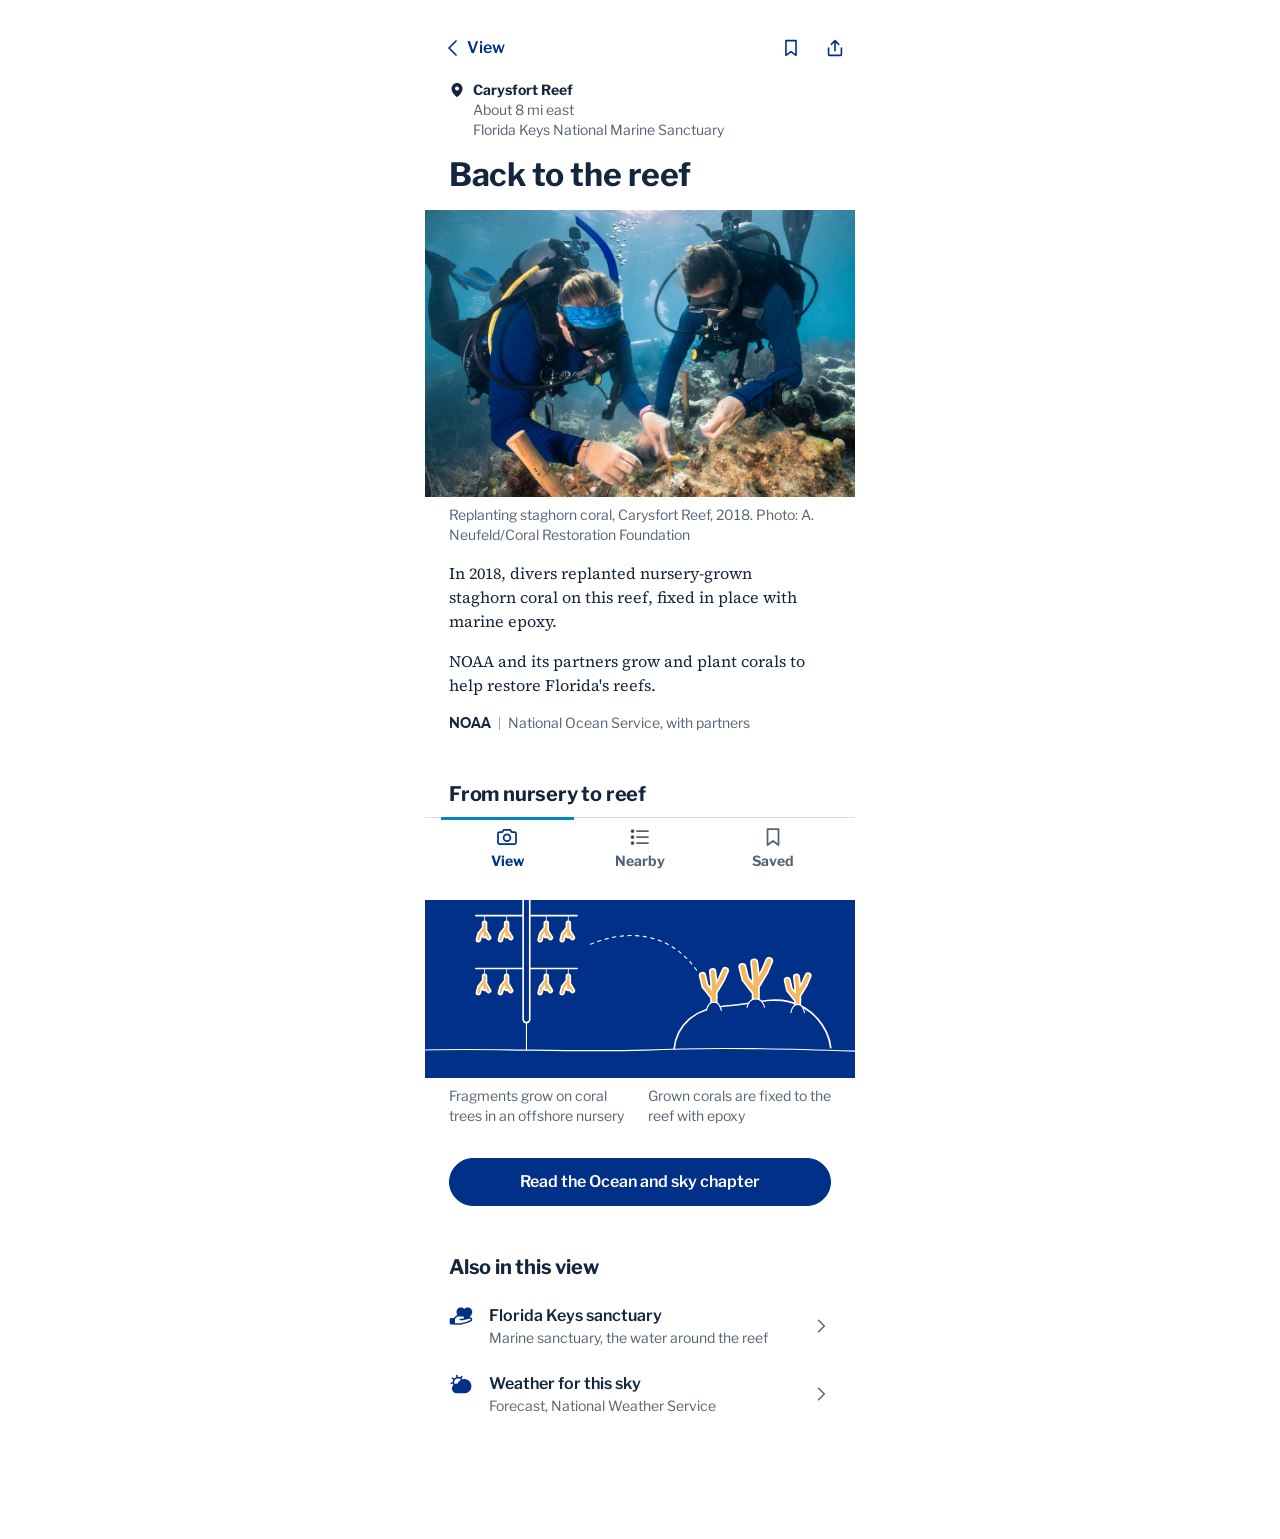
<file: horizon/back-to-the-reef.html>
<!doctype html>
<html lang="en">
<head>
<meta charset="utf-8">
<meta name="color-scheme" content="only light">
<meta name="viewport" content="width=device-width, initial-scale=1, viewport-fit=cover">
<meta name="theme-color" content="#FFFFFF">
<meta name="mobile-web-app-capable" content="yes">
<meta name="apple-mobile-web-app-capable" content="yes">
<meta name="apple-mobile-web-app-title" content="Horizon">
<link rel="manifest" href="manifest.webmanifest">
<link rel="icon" href="icons/favicon.svg" type="image/svg+xml">
<link rel="icon" href="icons/favicon-32.png" type="image/png" sizes="32x32">
<link rel="apple-touch-icon" href="icons/apple-touch-icon.png">
<title>Horizon: Back to the reef</title>
<link rel="stylesheet" href="../css/tokens.css">
<link rel="stylesheet" href="../css/app.css">
<style>
html { background: var(--c-ground); }
body { padding-bottom: var(--tab-h); }
.nav { display: flex; align-items: center; justify-content: space-between; height: calc(52px + max(env(safe-area-inset-top), 20px)); padding: max(env(safe-area-inset-top), 24px) var(--s-2) 0 var(--s-2); }
.back { display: inline-flex; align-items: center; gap: 2px; height: 48px; padding: 0 var(--s-4) 0 var(--s-2); font: var(--f-app-body-b); color: var(--c-brand); text-decoration: none; }
.back svg { width: 24px; height: 24px; }
.acts { display: flex; }
.ib { width: 48px; height: 48px; display: inline-flex; align-items: center; justify-content: center; color: var(--c-brand); }
.ib svg { width: 22px; height: 22px; }
.ib[aria-pressed="true"] svg { fill: currentColor; }
.copied { position: fixed; left: 50%; bottom: calc(var(--tab-h) + var(--s-4)); transform: translateX(-50%); padding: var(--s-2) var(--s-4); border-radius: var(--r-round); background: var(--c-ink); color: var(--c-ground); font: var(--f-meta-b); }
.copied[hidden] { display: none; }
.head { padding: var(--s-2) var(--l-page-margin) 0; }
.loc { display: flex; align-items: flex-start; gap: var(--s-2); color: var(--c-ink-2); }
.loc b { display: block; font: var(--f-meta-b); color: var(--c-ink); }
.loc [data-icon] { flex: none; margin-top: 2px; color: var(--c-ink); }
.loc svg { display: block; width: 16px; height: 16px; }
.head h1 { margin-top: var(--s-4); color: var(--c-ink); }
.photo { margin: var(--s-4) 0 0; }
.photo img { width: 100%; height: auto; aspect-ratio: 3 / 2; object-fit: cover; object-position: 50% 45%; }
.photo figcaption { padding: var(--s-2) var(--l-page-margin) 0; color: var(--c-ink-2); }
.lede { padding: var(--s-4) var(--l-page-margin) 0; }
.lede p + p { margin-top: var(--s-4); }
.lede .office { margin-top: var(--s-4); }
/* from nursery to reef: the coral tree, then the reef; staghorn coral is golden brown, drawn in Sunlight */
.grow { margin-top: var(--s-7); }
.grow h2 { padding: 0 var(--l-page-margin); color: var(--c-ink); }
.grow figure { margin: var(--s-4) 0 0; }
.grow svg { display: block; width: 100%; height: auto; }
.grow figcaption { display: grid; grid-template-columns: 1fr 1fr; gap: var(--s-4); padding: var(--s-2) var(--l-page-margin) 0; color: var(--c-ink-2); }
.grow + .next { padding-top: var(--s-6); }
.next { padding: var(--s-5) var(--l-page-margin) 0; }
.next .btn { width: 100%; }
.also { margin-top: var(--s-7); padding: 0 24px var(--s-6); }
.also h2 { color: var(--c-ink); }
.rows { display: grid; gap: var(--s-2); margin-top: var(--s-4); }
.rows a { display: grid; grid-template-columns: 24px minmax(0, 1fr) 20px; gap: var(--s-4); align-items: start; padding: var(--s-2) 0; min-height: 48px; text-decoration: none; }
.rows .ic { width: 24px; height: 24px; color: var(--c-brand); }
.rows .ic svg { display: block; width: 24px; height: 24px; }
.rows b { display: block; color: var(--c-ink); }
.rows span.t { display: block; color: var(--c-ink-2); }
.rows .chev { width: 20px; height: 20px; color: var(--c-ink-2); align-self: center; }
</style>
</head>
<body>

  <nav class="nav" aria-label="Place">
    <a class="back" id="back" href="index.html#carysfort-reef"><svg viewBox="0 0 24 24" fill="none" stroke="currentColor" stroke-width="1.75" stroke-linecap="round" stroke-linejoin="round"><path d="M15 5l-7 7 7 7"/></svg>View</a>
    <div class="acts">
      <button class="ib" type="button" id="save" aria-label="Save Carysfort Reef" aria-pressed="false"><svg viewBox="0 0 24 24" fill="none" stroke="currentColor" stroke-width="1.75" stroke-linejoin="round"><path d="M6.5 4h11v16l-5.5-4-5.5 4z"/></svg></button>
      <button class="ib" type="button" id="share" aria-label="Share Carysfort Reef"><svg viewBox="0 0 24 24" fill="none" stroke="currentColor" stroke-width="1.75" stroke-linecap="round" stroke-linejoin="round"><path d="M12 15V4M8 8l4-4 4 4M5 12v7a1 1 0 0 0 1 1h12a1 1 0 0 0 1-1v-7"/></svg></button>
    </div>
  </nav>

  <main>
    <header class="head">
      <p class="loc t-meta"><span data-icon="pin"></span><span><b>Carysfort Reef</b><span id="reef-distance">About 8 mi east</span><br>Florida Keys National Marine Sanctuary</span></p>
      <h1 class="t-title">Back to the reef</h1>
    </header>

    <figure class="photo">
      <img src="../images/coral-replanting-carysfort.jpg" alt="Two divers fix pieces of staghorn coral to the reef">
      <figcaption class="t-meta">Replanting staghorn coral, Carysfort Reef, 2018. Photo: A. Neufeld/Coral Restoration Foundation</figcaption>
    </figure>

    <div class="lede">
      <p class="t-body">In 2018, divers replanted nursery-grown staghorn coral on this reef, fixed in place with marine epoxy.</p>
      <p class="t-body">NOAA and its partners grow and plant corals to help restore Florida's reefs.</p>
      <p class="office t-meta"><b>NOAA</b><i></i><span>National Ocean Service, with partners</span></p>
    </div>

    <section class="grow" aria-labelledby="grow-t">
      <h2 id="grow-t" class="t-row">From nursery to reef</h2>
      <figure>
        <svg class="nursery" viewBox="0 0 390 232" aria-hidden="true" focusable="false"><rect width="390" height="232" fill="#003087"/><path d="M-4 206 C60 204 130 208 200 206 C260 203 330 205 394 207" stroke="#FFFFFF" stroke-width="1.0" fill="none" stroke-linecap="round" stroke-linejoin="round"/><path d="M92 206 L92 178" stroke="#FFFFFF" stroke-width="1.0" fill="none" stroke-linecap="round" stroke-linejoin="round"/><path d="M46 84 L138 84" stroke="#FFFFFF" stroke-width="1.4" fill="none" stroke-linecap="round" stroke-linejoin="round"/><path d="M54 84 L54 91" stroke="#FFFFFF" stroke-width="0.75" fill="none" stroke-linecap="round" stroke-linejoin="round"/><path d="M54.0 91.0 L54.0 102.2 M54.0 95.3 L49.7 100.9 M54.0 97.8 L57.7 104.0 M49.7 100.9 L48.4 105.9" stroke="#FFFFFF" stroke-width="5.0" stroke-linecap="round" stroke-linejoin="round" fill="none"/><path d="M54.0 91.0 L54.0 102.2 M54.0 95.3 L49.7 100.9 M54.0 97.8 L57.7 104.0 M49.7 100.9 L48.4 105.9" stroke="#F4B860" stroke-width="2.0" stroke-linecap="round" stroke-linejoin="round" fill="none"/><path d="M74 84 L74 91" stroke="#FFFFFF" stroke-width="0.75" fill="none" stroke-linecap="round" stroke-linejoin="round"/><path d="M74.0 91.0 L74.0 102.2 M74.0 95.3 L69.7 100.9 M74.0 97.8 L77.7 104.0 M69.7 100.9 L68.4 105.9" stroke="#FFFFFF" stroke-width="5.0" stroke-linecap="round" stroke-linejoin="round" fill="none"/><path d="M74.0 91.0 L74.0 102.2 M74.0 95.3 L69.7 100.9 M74.0 97.8 L77.7 104.0 M69.7 100.9 L68.4 105.9" stroke="#F4B860" stroke-width="2.0" stroke-linecap="round" stroke-linejoin="round" fill="none"/><path d="M110 84 L110 91" stroke="#FFFFFF" stroke-width="0.75" fill="none" stroke-linecap="round" stroke-linejoin="round"/><path d="M110.0 91.0 L110.0 102.2 M110.0 95.3 L105.7 100.9 M110.0 97.8 L113.7 104.0 M105.7 100.9 L104.4 105.9" stroke="#FFFFFF" stroke-width="5.0" stroke-linecap="round" stroke-linejoin="round" fill="none"/><path d="M110.0 91.0 L110.0 102.2 M110.0 95.3 L105.7 100.9 M110.0 97.8 L113.7 104.0 M105.7 100.9 L104.4 105.9" stroke="#F4B860" stroke-width="2.0" stroke-linecap="round" stroke-linejoin="round" fill="none"/><path d="M130 84 L130 91" stroke="#FFFFFF" stroke-width="0.75" fill="none" stroke-linecap="round" stroke-linejoin="round"/><path d="M130.0 91.0 L130.0 102.2 M130.0 95.3 L125.7 100.9 M130.0 97.8 L133.7 104.0 M125.7 100.9 L124.4 105.9" stroke="#FFFFFF" stroke-width="5.0" stroke-linecap="round" stroke-linejoin="round" fill="none"/><path d="M130.0 91.0 L130.0 102.2 M130.0 95.3 L125.7 100.9 M130.0 97.8 L133.7 104.0 M125.7 100.9 L124.4 105.9" stroke="#F4B860" stroke-width="2.0" stroke-linecap="round" stroke-linejoin="round" fill="none"/><path d="M46 132 L138 132" stroke="#FFFFFF" stroke-width="1.4" fill="none" stroke-linecap="round" stroke-linejoin="round"/><path d="M54 132 L54 139" stroke="#FFFFFF" stroke-width="0.75" fill="none" stroke-linecap="round" stroke-linejoin="round"/><path d="M54.0 139.0 L54.0 150.2 M54.0 143.3 L49.7 148.9 M54.0 145.8 L57.7 152.0 M49.7 148.9 L48.4 153.9" stroke="#FFFFFF" stroke-width="5.0" stroke-linecap="round" stroke-linejoin="round" fill="none"/><path d="M54.0 139.0 L54.0 150.2 M54.0 143.3 L49.7 148.9 M54.0 145.8 L57.7 152.0 M49.7 148.9 L48.4 153.9" stroke="#F4B860" stroke-width="2.0" stroke-linecap="round" stroke-linejoin="round" fill="none"/><path d="M74 132 L74 139" stroke="#FFFFFF" stroke-width="0.75" fill="none" stroke-linecap="round" stroke-linejoin="round"/><path d="M74.0 139.0 L74.0 150.2 M74.0 143.3 L69.7 148.9 M74.0 145.8 L77.7 152.0 M69.7 148.9 L68.4 153.9" stroke="#FFFFFF" stroke-width="5.0" stroke-linecap="round" stroke-linejoin="round" fill="none"/><path d="M74.0 139.0 L74.0 150.2 M74.0 143.3 L69.7 148.9 M74.0 145.8 L77.7 152.0 M69.7 148.9 L68.4 153.9" stroke="#F4B860" stroke-width="2.0" stroke-linecap="round" stroke-linejoin="round" fill="none"/><path d="M110 132 L110 139" stroke="#FFFFFF" stroke-width="0.75" fill="none" stroke-linecap="round" stroke-linejoin="round"/><path d="M110.0 139.0 L110.0 150.2 M110.0 143.3 L105.7 148.9 M110.0 145.8 L113.7 152.0 M105.7 148.9 L104.4 153.9" stroke="#FFFFFF" stroke-width="5.0" stroke-linecap="round" stroke-linejoin="round" fill="none"/><path d="M110.0 139.0 L110.0 150.2 M110.0 143.3 L105.7 148.9 M110.0 145.8 L113.7 152.0 M105.7 148.9 L104.4 153.9" stroke="#F4B860" stroke-width="2.0" stroke-linecap="round" stroke-linejoin="round" fill="none"/><path d="M130 132 L130 139" stroke="#FFFFFF" stroke-width="0.75" fill="none" stroke-linecap="round" stroke-linejoin="round"/><path d="M130.0 139.0 L130.0 150.2 M130.0 143.3 L125.7 148.9 M130.0 145.8 L133.7 152.0 M125.7 148.9 L124.4 153.9" stroke="#FFFFFF" stroke-width="5.0" stroke-linecap="round" stroke-linejoin="round" fill="none"/><path d="M130.0 139.0 L130.0 150.2 M130.0 143.3 L125.7 148.9 M130.0 145.8 L133.7 152.0 M125.7 148.9 L124.4 153.9" stroke="#F4B860" stroke-width="2.0" stroke-linecap="round" stroke-linejoin="round" fill="none"/><path d="M92.0 50.0 L92.0 178.0" stroke="#FFFFFF" stroke-width="7.5" stroke-linecap="round" stroke-linejoin="round" fill="none"/><path d="M92.0 50.0 L92.0 178.0" stroke="#003087" stroke-width="4.5" stroke-linecap="round" stroke-linejoin="round" fill="none"/><path d="M92 50 L92 36" stroke="#FFFFFF" stroke-width="1.0" fill="none" stroke-linecap="round" stroke-linejoin="round"/><circle cx="92" cy="26" r="10" fill="#003087" stroke="#FFFFFF" stroke-width="1.5"/><path d="M150 110 C188 94 226 102 248 136" stroke="#FFFFFF" stroke-width="1.0" fill="none" stroke-linecap="round" stroke-linejoin="round" stroke-dasharray="3 4"/><path d="M226 204.8 C228 184 244 168 272 166 C300 164 312 158 330 162 C352 167 366 186 368 203.8" fill="none" stroke="#FFFFFF" stroke-width="1.5" stroke-linecap="round"/><path d="M262.0 166.0 L262.0 145.3 M262.0 157.9 L253.9 147.6 M262.0 153.3 L268.9 141.8 M253.9 147.6 L251.7 138.4 M262.0 145.3 L260.9 134.9 M268.9 141.8 L272.4 133.8" stroke="#FFFFFF" stroke-width="6.7" stroke-linecap="round" stroke-linejoin="round" fill="none"/><path d="M262.0 166.0 L262.0 145.3 M262.0 157.9 L253.9 147.6 M262.0 153.3 L268.9 141.8 M253.9 147.6 L251.7 138.4 M262.0 145.3 L260.9 134.9 M268.9 141.8 L272.4 133.8" stroke="#F4B860" stroke-width="3.7" stroke-linecap="round" stroke-linejoin="round" fill="none"/><path d="M255.1 170.5 Q256.8 162.5 262.0 162.5 Q267.2 162.5 268.9 170.5" fill="#003087" stroke="#FFFFFF" stroke-width="1" stroke-linejoin="round"/><path d="M300.0 163.0 L300.0 138.7 M300.0 153.6 L290.6 141.4 M300.0 148.2 L308.1 134.7 M290.6 141.4 L287.9 130.6 M300.0 138.7 L298.6 126.5 M308.1 134.7 L312.1 125.2" stroke="#FFFFFF" stroke-width="7.3" stroke-linecap="round" stroke-linejoin="round" fill="none"/><path d="M300.0 163.0 L300.0 138.7 M300.0 153.6 L290.6 141.4 M300.0 148.2 L308.1 134.7 M290.6 141.4 L287.9 130.6 M300.0 138.7 L298.6 126.5 M308.1 134.7 L312.1 125.2" stroke="#F4B860" stroke-width="4.3" stroke-linecap="round" stroke-linejoin="round" fill="none"/><path d="M291.9 167.5 Q293.9 159.5 300.0 159.5 Q306.1 159.5 308.1 167.5" fill="#003087" stroke="#FFFFFF" stroke-width="1" stroke-linejoin="round"/><path d="M338.0 168.0 L338.0 149.1 M338.0 160.7 L330.6 151.2 M338.0 156.4 L344.3 145.9 M330.6 151.2 L328.6 142.8 M338.0 149.1 L336.9 139.7 M344.3 145.9 L347.4 138.6" stroke="#FFFFFF" stroke-width="6.4" stroke-linecap="round" stroke-linejoin="round" fill="none"/><path d="M338.0 168.0 L338.0 149.1 M338.0 160.7 L330.6 151.2 M338.0 156.4 L344.3 145.9 M330.6 151.2 L328.6 142.8 M338.0 149.1 L336.9 139.7 M344.3 145.9 L347.4 138.6" stroke="#F4B860" stroke-width="3.4" stroke-linecap="round" stroke-linejoin="round" fill="none"/><path d="M331.7 172.5 Q333.3 164.5 338.0 164.5 Q342.7 164.5 344.3 172.5" fill="#003087" stroke="#FFFFFF" stroke-width="1" stroke-linejoin="round"/></svg>
        <figcaption class="t-meta"><span>Fragments grow on coral trees in an offshore&nbsp;nursery</span><span>Grown corals are fixed to the reef with&nbsp;epoxy</span></figcaption>
      </figure>
    </section>

    <div class="next">
      <a class="btn" href="../ocean-and-sky.html#reef">Read the Ocean and sky chapter</a>
    </div>

    <section class="also" aria-labelledby="also-t">
      <h2 id="also-t" class="t-row">Also in this view</h2>
      <ul class="rows">
        <li><a href="index.html#florida-keys-sanctuary">
          <span class="ic" data-icon="care"></span>
          <span><b class="t-body b">Florida Keys sanctuary</b><span class="t t-meta">Marine sanctuary, the water around the&nbsp;reef</span></span>
          <svg class="chev" viewBox="0 0 24 24" fill="none" stroke="currentColor" stroke-width="1.75" stroke-linecap="round" stroke-linejoin="round"><path d="M9 5l7 7-7 7"/></svg>
        </a></li>
        <li><a href="index.html#weather">
          <span class="ic" data-icon="weather"></span>
          <span><b class="t-body b">Weather for this sky</b><span class="t t-meta">Forecast, National Weather&nbsp;Service</span></span>
          <svg class="chev" viewBox="0 0 24 24" fill="none" stroke="currentColor" stroke-width="1.75" stroke-linecap="round" stroke-linejoin="round"><path d="M9 5l7 7-7 7"/></svg>
        </a></li>
      </ul>
    </section>

  </main>

  <nav class="tabs" aria-label="Horizon">
    <a href="index.html" aria-current="page"><svg viewBox="0 0 24 24" fill="none" stroke="currentColor" stroke-width="1.75" stroke-linejoin="round"><path d="M3 8.5A1.5 1.5 0 0 1 4.5 7h2.8l1.6-2.2h6.2L16.7 7h2.8A1.5 1.5 0 0 1 21 8.5v9A1.5 1.5 0 0 1 19.5 19h-15A1.5 1.5 0 0 1 3 17.5z"/><circle cx="12" cy="12.8" r="3.4"/></svg>View</a>
    <a href="index.html#nearby"><svg viewBox="0 0 24 24" fill="none" stroke="currentColor" stroke-width="1.75" stroke-linecap="round"><path d="M9 6h11M9 12h11M9 18h11"/><circle cx="4.5" cy="6" r="1" fill="currentColor"/><circle cx="4.5" cy="12" r="1" fill="currentColor"/><circle cx="4.5" cy="18" r="1" fill="currentColor"/></svg>Nearby</a>
    <a href="index.html#saved"><svg viewBox="0 0 24 24" fill="none" stroke="currentColor" stroke-width="1.75" stroke-linejoin="round"><path d="M6.5 4h11v16l-5.5-4-5.5 4z"/></svg>Saved</a>
  </nav>
  <p class="copied" id="copied" role="status" hidden>Link copied</p>
<script src="geo.js"></script>
<script src="icons.js"></script>
<script>
// The brand icons: outline for tools and science, solid for public information.
for (const el of document.querySelectorAll('[data-icon]')) {
  const I = window.HorizonIcons[el.dataset.icon];
  el.innerHTML = `<svg viewBox="0 0 24 24" fill="currentColor" aria-hidden="true">${I.svg}</svg>`;
}
// Save and Share work as they do in the view: the reef is kept in the same Saved list, and the link opens it in Horizon.
(() => {
  const KEY = 'horizon:saved';
  const REEF = { id: 'carysfort-reef', kind: 'reef', lat: 25.2219472, lon: -80.21145, name: 'Carysfort Reef', short: 'Carysfort Reef', what: 'Coral restoration' };
  const read = () => { try { const a = JSON.parse(localStorage.getItem(KEY) || '[]'); return Array.isArray(a) ? a : []; } catch (_) { return []; } };
  const save = document.getElementById('save');
  const sync = () => save.setAttribute('aria-pressed', String(read().some((x) => x.id === REEF.id)));
  save.addEventListener('click', () => {
    const list = read();
    const i = list.findIndex((x) => x.id === REEF.id);
    if (i >= 0) list.splice(i, 1); else list.unshift({ ...REEF, savedAt: Date.now() });
    try { localStorage.setItem(KEY, JSON.stringify(list)); } catch (_) { /* no storage */ }
    sync();
  });
  sync();
  const note = document.getElementById('copied');
  document.getElementById('share').addEventListener('click', async () => {
    const url = new URL('index.html#carysfort-reef', location.href).href;
    if (navigator.share) {
      try { await navigator.share({ title: 'Back to the reef', text: 'Carysfort Reef, seen on Horizon.', url }); } catch (_) { /* closed without sharing */ }
      return;
    }
    try { await navigator.clipboard.writeText(url); note.textContent = 'Link copied'; } catch (_) { note.textContent = "Couldn't copy the link"; }
    note.hidden = false;
    setTimeout(() => { note.hidden = true; }, 2000);
  });
})();

// Distance from where you are, if the view used your phone's location.
(() => {
  const G = window.HorizonGeo, v = G.savedViewer();
  if (v) document.getElementById('reef-distance').textContent = G.distanceText(v, { lat: 25.2219472, lon: -80.21145 });
})();
document.getElementById('back').addEventListener('click', (e) => {
  try {
    const from = new URL(document.referrer);
    const fromView = from.pathname.endsWith('/horizon/index.html') || from.pathname.endsWith('/horizon/');
    if (from.origin === location.origin && fromView) { e.preventDefault(); history.back(); }
  } catch (_) { /* no referrer: follow the link */ }
});
</script>
</body>
</html>
</file>
<file: css/tokens.css>
@font-face { font-family: "Lato"; src: url(../fonts/Lato-Regular.ttf); font-weight: 400; }
@font-face { font-family: "Lato"; src: url(../fonts/Lato-Bold.ttf); font-weight: 700; }
@font-face { font-family: "Lato"; src: url(../fonts/Lato-Black.ttf); font-weight: 900; }
@font-face { font-family: "Libre Franklin"; src: url(../fonts/libre-franklin-latin-ext-400-normal.woff2) format("woff2"); font-weight: 400; font-style: normal; unicode-range: U+0100-02BA,U+02BD-02C5,U+02C7-02CC,U+02CE-02D7,U+02DD-02FF,U+1D00-1DBF,U+1E00-1E9F,U+1EF2-1EFF,U+2020,U+20A0-20AB,U+20AD-20C0,U+2113,U+2C60-2C7F,U+A720-A7FF; }
@font-face { font-family: "Libre Franklin"; src: url(../fonts/libre-franklin-latin-400-normal.woff2) format("woff2"); font-weight: 400; font-style: normal; unicode-range: U+0000-00FF,U+0131,U+0152-0153,U+02BB-02BC,U+02C6,U+02DA,U+02DC,U+0304,U+0308,U+0329,U+2000-206F,U+20AC,U+2122,U+2191,U+2193,U+2212,U+2215,U+FEFF,U+FFFD; }
@font-face { font-family: "Libre Franklin"; src: url(../fonts/libre-franklin-latin-ext-500-normal.woff2) format("woff2"); font-weight: 500; font-style: normal; unicode-range: U+0100-02BA,U+02BD-02C5,U+02C7-02CC,U+02CE-02D7,U+02DD-02FF,U+1D00-1DBF,U+1E00-1E9F,U+1EF2-1EFF,U+2020,U+20A0-20AB,U+20AD-20C0,U+2113,U+2C60-2C7F,U+A720-A7FF; }
@font-face { font-family: "Libre Franklin"; src: url(../fonts/libre-franklin-latin-500-normal.woff2) format("woff2"); font-weight: 500; font-style: normal; unicode-range: U+0000-00FF,U+0131,U+0152-0153,U+02BB-02BC,U+02C6,U+02DA,U+02DC,U+0304,U+0308,U+0329,U+2000-206F,U+20AC,U+2122,U+2191,U+2193,U+2212,U+2215,U+FEFF,U+FFFD; }
@font-face { font-family: "Libre Franklin"; src: url(../fonts/libre-franklin-latin-ext-600-normal.woff2) format("woff2"); font-weight: 600; font-style: normal; unicode-range: U+0100-02BA,U+02BD-02C5,U+02C7-02CC,U+02CE-02D7,U+02DD-02FF,U+1D00-1DBF,U+1E00-1E9F,U+1EF2-1EFF,U+2020,U+20A0-20AB,U+20AD-20C0,U+2113,U+2C60-2C7F,U+A720-A7FF; }
@font-face { font-family: "Libre Franklin"; src: url(../fonts/libre-franklin-latin-600-normal.woff2) format("woff2"); font-weight: 600; font-style: normal; unicode-range: U+0000-00FF,U+0131,U+0152-0153,U+02BB-02BC,U+02C6,U+02DA,U+02DC,U+0304,U+0308,U+0329,U+2000-206F,U+20AC,U+2122,U+2191,U+2193,U+2212,U+2215,U+FEFF,U+FFFD; }
@font-face { font-family: "Libre Franklin"; src: url(../fonts/libre-franklin-latin-ext-700-normal.woff2) format("woff2"); font-weight: 700; font-style: normal; unicode-range: U+0100-02BA,U+02BD-02C5,U+02C7-02CC,U+02CE-02D7,U+02DD-02FF,U+1D00-1DBF,U+1E00-1E9F,U+1EF2-1EFF,U+2020,U+20A0-20AB,U+20AD-20C0,U+2113,U+2C60-2C7F,U+A720-A7FF; }
@font-face { font-family: "Libre Franklin"; src: url(../fonts/libre-franklin-latin-700-normal.woff2) format("woff2"); font-weight: 700; font-style: normal; unicode-range: U+0000-00FF,U+0131,U+0152-0153,U+02BB-02BC,U+02C6,U+02DA,U+02DC,U+0304,U+0308,U+0329,U+2000-206F,U+20AC,U+2122,U+2191,U+2193,U+2212,U+2215,U+FEFF,U+FFFD; }
@font-face { font-family: "Libre Franklin"; src: url(../fonts/libre-franklin-latin-ext-800-normal.woff2) format("woff2"); font-weight: 800; font-style: normal; unicode-range: U+0100-02BA,U+02BD-02C5,U+02C7-02CC,U+02CE-02D7,U+02DD-02FF,U+1D00-1DBF,U+1E00-1E9F,U+1EF2-1EFF,U+2020,U+20A0-20AB,U+20AD-20C0,U+2113,U+2C60-2C7F,U+A720-A7FF; }
@font-face { font-family: "Libre Franklin"; src: url(../fonts/libre-franklin-latin-800-normal.woff2) format("woff2"); font-weight: 800; font-style: normal; unicode-range: U+0000-00FF,U+0131,U+0152-0153,U+02BB-02BC,U+02C6,U+02DA,U+02DC,U+0304,U+0308,U+0329,U+2000-206F,U+20AC,U+2122,U+2191,U+2193,U+2212,U+2215,U+FEFF,U+FFFD; }
@font-face { font-family: "Source Serif 4"; src: url(../fonts/source-serif-4-latin-ext-400-normal.woff2) format("woff2"); font-weight: 400; font-style: normal; unicode-range: U+0100-02BA,U+02BD-02C5,U+02C7-02CC,U+02CE-02D7,U+02DD-02FF,U+1D00-1DBF,U+1E00-1E9F,U+1EF2-1EFF,U+2020,U+20A0-20AB,U+20AD-20C0,U+2113,U+2C60-2C7F,U+A720-A7FF; }
@font-face { font-family: "Source Serif 4"; src: url(../fonts/source-serif-4-latin-400-normal.woff2) format("woff2"); font-weight: 400; font-style: normal; unicode-range: U+0000-00FF,U+0131,U+0152-0153,U+02BB-02BC,U+02C6,U+02DA,U+02DC,U+0304,U+0308,U+0329,U+2000-206F,U+20AC,U+2122,U+2191,U+2193,U+2212,U+2215,U+FEFF,U+FFFD; }
@font-face { font-family: "Source Serif 4"; src: url(../fonts/source-serif-4-latin-ext-400-italic.woff2) format("woff2"); font-weight: 400; font-style: italic; unicode-range: U+0100-02BA,U+02BD-02C5,U+02C7-02CC,U+02CE-02D7,U+02DD-02FF,U+1D00-1DBF,U+1E00-1E9F,U+1EF2-1EFF,U+2020,U+20A0-20AB,U+20AD-20C0,U+2113,U+2C60-2C7F,U+A720-A7FF; }
@font-face { font-family: "Source Serif 4"; src: url(../fonts/source-serif-4-latin-400-italic.woff2) format("woff2"); font-weight: 400; font-style: italic; unicode-range: U+0000-00FF,U+0131,U+0152-0153,U+02BB-02BC,U+02C6,U+02DA,U+02DC,U+0304,U+0308,U+0329,U+2000-206F,U+20AC,U+2122,U+2191,U+2193,U+2212,U+2215,U+FEFF,U+FFFD; }
@font-face { font-family: "Source Serif 4"; src: url(../fonts/source-serif-4-latin-ext-600-normal.woff2) format("woff2"); font-weight: 600; font-style: normal; unicode-range: U+0100-02BA,U+02BD-02C5,U+02C7-02CC,U+02CE-02D7,U+02DD-02FF,U+1D00-1DBF,U+1E00-1E9F,U+1EF2-1EFF,U+2020,U+20A0-20AB,U+20AD-20C0,U+2113,U+2C60-2C7F,U+A720-A7FF; }
@font-face { font-family: "Source Serif 4"; src: url(../fonts/source-serif-4-latin-600-normal.woff2) format("woff2"); font-weight: 600; font-style: normal; unicode-range: U+0000-00FF,U+0131,U+0152-0153,U+02BB-02BC,U+02C6,U+02DA,U+02DC,U+0304,U+0308,U+0329,U+2000-206F,U+20AC,U+2122,U+2191,U+2193,U+2212,U+2215,U+FEFF,U+FFFD; }
@font-face { font-family: "Source Serif 4"; src: url(../fonts/source-serif-4-latin-ext-600-italic.woff2) format("woff2"); font-weight: 600; font-style: italic; unicode-range: U+0100-02BA,U+02BD-02C5,U+02C7-02CC,U+02CE-02D7,U+02DD-02FF,U+1D00-1DBF,U+1E00-1E9F,U+1EF2-1EFF,U+2020,U+20A0-20AB,U+20AD-20C0,U+2113,U+2C60-2C7F,U+A720-A7FF; }
@font-face { font-family: "Source Serif 4"; src: url(../fonts/source-serif-4-latin-600-italic.woff2) format("woff2"); font-weight: 600; font-style: italic; unicode-range: U+0000-00FF,U+0131,U+0152-0153,U+02BB-02BC,U+02C6,U+02DA,U+02DC,U+0304,U+0308,U+0329,U+2000-206F,U+20AC,U+2122,U+2191,U+2193,U+2212,U+2215,U+FEFF,U+FFFD; }
@font-face { font-family: "Source Serif 4"; src: url(../fonts/source-serif-4-latin-ext-700-normal.woff2) format("woff2"); font-weight: 700; font-style: normal; unicode-range: U+0100-02BA,U+02BD-02C5,U+02C7-02CC,U+02CE-02D7,U+02DD-02FF,U+1D00-1DBF,U+1E00-1E9F,U+1EF2-1EFF,U+2020,U+20A0-20AB,U+20AD-20C0,U+2113,U+2C60-2C7F,U+A720-A7FF; }
@font-face { font-family: "Source Serif 4"; src: url(../fonts/source-serif-4-latin-700-normal.woff2) format("woff2"); font-weight: 700; font-style: normal; unicode-range: U+0000-00FF,U+0131,U+0152-0153,U+02BB-02BC,U+02C6,U+02DA,U+02DC,U+0304,U+0308,U+0329,U+2000-206F,U+20AC,U+2122,U+2191,U+2193,U+2212,U+2215,U+FEFF,U+FFFD; }
@font-face { font-family: "Source Serif 4"; src: url(../fonts/source-serif-4-latin-ext-700-italic.woff2) format("woff2"); font-weight: 700; font-style: italic; unicode-range: U+0100-02BA,U+02BD-02C5,U+02C7-02CC,U+02CE-02D7,U+02DD-02FF,U+1D00-1DBF,U+1E00-1E9F,U+1EF2-1EFF,U+2020,U+20A0-20AB,U+20AD-20C0,U+2113,U+2C60-2C7F,U+A720-A7FF; }
@font-face { font-family: "Source Serif 4"; src: url(../fonts/source-serif-4-latin-700-italic.woff2) format("woff2"); font-weight: 700; font-style: italic; unicode-range: U+0000-00FF,U+0131,U+0152-0153,U+02BB-02BC,U+02C6,U+02DA,U+02DC,U+0304,U+0308,U+0329,U+2000-206F,U+20AC,U+2122,U+2191,U+2193,U+2212,U+2215,U+FEFF,U+FFFD; }
:root {
  --c-ground: #FFFFFF;
  --c-ink: #14263D;
  --c-ink-2: rgba(20,38,61,.72);
  --c-brand: #003087;
  --c-state: #0085CA;
  --c-alert: #C8102E;
  --c-data: #DCEBF5;
  --c-sun: #F4B860;
  --c-footer: #14263D;
  --c-rule: rgba(20,38,61,.16);
  --c-on-dark-2: rgba(255,255,255,.72);
  --c-rule-dark: rgba(255,255,255,.2);
  --c-scrim: rgba(20,38,61,.72);
  --s-1: 4px;
  --s-2: 8px;
  --s-3: 12px;
  --s-4: 16px;
  --s-5: 24px;
  --s-6: 32px;
  --s-7: 48px;
  --s-8: 64px;
  --s-9: 96px;
  --s-10: 128px;
  --r-thumb: 8px; --r-pill: 24px; --r-round: 999px;
  --font-ui: "Libre Franklin", "Helvetica Neue", Arial, sans-serif;  --font-read: "Source Serif 4", Georgia, serif;  --font-mark: "Lato", system-ui, sans-serif;
  --font: var(--font-ui);
  --f-display: 700 72px/76px var(--font-ui);
  --f-l2: 700 56px/60px var(--font-ui);
  --f-sec: 700 40px/44px var(--font-ui);
  --f-l3: 700 28px/34px var(--font-ui);
  --f-item: 700 20px/26px var(--font-ui);
  --f-lead: 400 22px/32px var(--font-read);
  --f-body: 400 18px/28px var(--font-read);
  --f-data: 600 48px/52px var(--font-ui);
  --f-body-b: 600 18px/28px var(--font-ui);
  --f-meta: 400 14px/20px var(--font-ui);  --f-meta-b: 700 14px/20px var(--font-ui);  --f-meta-k: 900 14px/20px var(--font-mark);
  --f-app-title: 700 32px/38px var(--font-ui);
  --f-app-reading: 600 72px/72px var(--font-ui);
  --f-app-row: 700 20px/26px var(--font-ui);
  --f-app-body: 400 16px/24px var(--font-read);
  --f-app-data: 600 32px/38px var(--font-ui);
  --f-app-body-b: 600 16px/24px var(--font-ui);
  --l-page-margin: 80px;
  --l-gutter: 24px;
  --l-header-height: 88px;
  --l-chapter-bar-height: 64px;
  --l-section-gap: 96px;
  --l-content-max: 1440px;
  --d-ground: #14263D;
  --d-ink: #FFFFFF;
  --d-ink-2: rgba(255,255,255,.72);
  --d-state: #0085CA;
  --d-meter: #DCEBF5;
  --d-rule: rgba(255,255,255,.2);
}
@media (max-width: 760px) {
  :root {
    --f-display: 700 40px/44px var(--font-ui);
    --f-l2: 700 32px/36px var(--font-ui);
    --f-sec: 700 28px/32px var(--font-ui);
    --f-l3: 700 22px/28px var(--font-ui);
    --f-item: 700 18px/24px var(--font-ui);
    --f-lead: 400 19px/28px var(--font-read);
    --f-body: 400 17px/26px var(--font-read);
    --f-data: 600 32px/36px var(--font-ui);
    --f-body-b: 600 17px/26px var(--font-ui);
    --l-page-margin: 24px;
    --l-gutter: 16px;
    --l-header-height: 64px;
    --l-chapter-bar-height: 56px;
    --l-section-gap: 64px;
    --l-content-max: 390px;
  }
}
.t-display { font: var(--f-display); }
.t-l2 { font: var(--f-l2); }
.t-sec { font: var(--f-sec); }
.t-l3 { font: var(--f-l3); }
.t-item { font: var(--f-item); }
.t-lead { font: var(--f-lead); }
.t-body { font: var(--f-body); }
.t-body-b { font: var(--f-body-b); }
.t-data { font: var(--f-data); }
.t-meta { font: var(--f-meta); }
.t-meta-b { font: var(--f-meta-b); }
.t-meta-k { font: var(--f-meta-k); }
.t-app-title { font: var(--f-app-title); }
.t-app-reading { font: var(--f-app-reading); }
.t-app-row { font: var(--f-app-row); }
.t-app-body { font: var(--f-app-body); }
.t-app-body-b { font: var(--f-app-body-b); }
.t-app-data { font: var(--f-app-data); }
.t-data, .t-app-reading, .t-app-data { font-variant-numeric: tabular-nums lining-nums; }
.t-display, .t-head, .t-sec, .t-sub, .t-title, .t-row { letter-spacing: -0.01em; }
</file>
<file: css/site.css>
:root { --margin: var(--l-page-margin); --gutter: var(--l-gutter); }
* { box-sizing: border-box; }
html { -webkit-text-size-adjust: 100%; scroll-behavior: smooth; }
body { margin: 0; background: var(--c-ground); color: var(--c-ink); font: var(--f-body); -webkit-font-smoothing: antialiased; text-rendering: optimizeLegibility; }
::selection { background: var(--c-state); color: var(--c-ground); }
img { display: block; max-width: 100%; }
figure { margin: 0; }
h1, h2, h3, h4 { margin: 0; text-wrap: balance; }
p, li, dd, figcaption { text-wrap: pretty; }
p, ul, ol, dl, dd { margin: 0; }
ul, ol { padding: 0; list-style: none; }
a { color: inherit; }
a:focus-visible, button:focus-visible, summary:focus-visible { outline: 3px solid var(--c-state); outline-offset: 3px; }
button { font: inherit; color: inherit; background: none; border: 0; padding: 0; cursor: pointer; }
.num { font-variant-numeric: tabular-nums lining-nums; }
.visually-hidden { position: absolute; width: 1px; height: 1px; overflow: hidden; clip: rect(0 0 0 0); white-space: nowrap; }

.wrap { width: 100%; max-width: 1440px; margin: 0 auto; padding: 0 var(--margin); }
.g { display: grid; grid-template-columns: repeat(12, minmax(0, 1fr)); column-gap: var(--gutter); }

.t-display { color: var(--c-ink); }
.t-head { font: var(--f-l2); color: var(--c-ink); }
.t-sec { color: var(--c-ink); }
.t-sub { font: var(--f-l3); color: var(--c-ink); }
.t-item { color: var(--c-ink); }
.t-lead { color: var(--c-ink); }
.cap { font: var(--f-meta); color: var(--c-ink-2); }
.cap .credit, .plate .credit { white-space: nowrap; }
.soft { color: var(--c-ink-2); }
.kicker { display: flex; align-items: baseline; gap: var(--s-4); font: var(--f-meta-b); color: var(--c-ink-2); }
.kicker .n { font-variant-numeric: tabular-nums; }
.kicker.chno, .scene .over .kicker.chno, .ch .kicker.chno { font: var(--f-l3); color: var(--c-ink-2); gap: var(--s-4); margin-bottom: var(--s-4); }
.chno .n { color: var(--c-ink); }
.scene .over .kicker.chno { color: var(--c-on-dark-2); }
.scene .over .kicker.chno .n { color: var(--c-ground); }
.chno.ruled { padding-top: var(--s-5); border-top: 2px solid var(--c-ink); }
.ch-top { display: flex; align-items: center; justify-content: space-between; gap: var(--s-5); margin-bottom: var(--s-4); }
.ch-top .kicker.chno, .ch .ch-top .kicker.chno, .scene .over .ch-top .kicker.chno { margin-bottom: 0; }
.ch-top.ruled { padding-top: var(--s-5); border-top: 2px solid var(--c-ink); }
.ch-top .chlink { flex: none; }
.scene .ch-top .chlink { border-color: var(--c-ground); }

.on-photo, .on-photo .t-display, .on-photo .t-head, .on-photo .t-sec, .on-photo .t-sub, .on-photo .kicker { color: var(--c-ground); }
.plate { display: inline-block; padding: var(--s-2) var(--s-4); background: var(--c-scrim); color: var(--c-ground); font: var(--f-meta); border-radius: var(--r-thumb); }

.link { font: var(--f-body-b); color: var(--c-brand); text-decoration: underline; text-decoration-thickness: 1px; text-underline-offset: 4px; }
.link:hover { text-decoration-thickness: 2px; }
.btn { display: inline-flex; align-items: center; justify-content: center; gap: var(--s-4); min-height: 48px; padding: 0 var(--s-5); border-radius: var(--r-pill); font: var(--f-body-b); text-decoration: none; background: var(--c-brand); color: var(--c-ground); border: 1px solid var(--c-brand); }
.btn:hover { text-decoration: underline; text-underline-offset: 4px; }
.btn.secondary { background: var(--c-ground); color: var(--c-brand); }
.btn.on-photo-btn { background: var(--c-ground); color: var(--c-brand); border-color: var(--c-ground); }
.btn svg, .icon { width: 20px; height: 20px; flex: none; }

.office { display: flex; flex-wrap: nowrap; align-items: flex-start; gap: var(--s-4); font: var(--f-meta); color: var(--c-ink-2); }
.office b { flex: none; font-family: var(--font-mark); font-weight: 900; color: var(--c-ink); }
.office i { flex: none; width: 1px; height: 14px; margin-top: 3px; background: currentColor; opacity: .55; }
.office span { min-width: 0; }
.offices { display: grid; gap: var(--s-2); }
.on-photo .office, .on-photo .office b { color: var(--c-ground); }

.site-head { position: relative; z-index: 20; color: var(--c-brand); background: var(--c-ground); border-bottom: 1px solid var(--c-rule); }
.site-head .row { display: flex; align-items: center; height: var(--l-header-height); gap: var(--s-6); }
/* The logo: --x is the height of NOAA's letters, the same as before the Oct 30 logo. The box keeps its old size,
   so nothing around it moves; the file sits in it at 2.2 x tall, on the box's left edge, centred top to bottom. */
.brand { --x: 16.22px; display: flex; align-items: center; flex: none; width: 200px; height: 40px; }
.brand picture { display: flex; align-items: center; height: 100%; }
.brand img { display: block; width: auto; height: calc(2.2 * var(--x)); max-width: none; }
.icon-btn { display: inline-flex; align-items: center; justify-content: center; width: 48px; height: 48px; border-radius: var(--r-pill); }
.icon-btn svg { width: 22px; height: 22px; }
.menu-btn { display: none; }
.site-head.over-photo { position: absolute; top: 0; left: 0; right: 0; background: transparent; color: var(--c-ground); border-bottom: 0; }

.cnav { position: sticky; top: 0; z-index: 15; background: var(--c-ground); border-bottom: 1px solid var(--c-rule); }
.export .cnav { position: relative; }
.cnav .row { display: flex; align-items: center; min-height: var(--l-chapter-bar-height); gap: var(--s-5); }
.cnav-title { font: var(--f-meta-b); color: var(--c-ink); white-space: nowrap; margin-right: var(--s-2); }
.cnav-list { display: flex; align-items: stretch; gap: var(--s-2); align-self: stretch; }
.cnav-list a { display: flex; align-items: center; gap: var(--s-2); height: 100%; padding: 0 var(--s-4); font: var(--f-meta); text-decoration: none; color: var(--c-ink-2); border-bottom: 3px solid transparent; margin-bottom: -1px; }
.cnav-list a .n { font-variant-numeric: tabular-nums; }
.cnav-list a:hover { color: var(--c-brand); }
.cnav-list a[aria-current] { color: var(--c-brand); font: var(--f-meta-b); border-bottom-color: var(--c-state); }
.cnav-list .sea { margin-left: var(--s-4); padding-left: var(--s-4); border-left: 1px solid var(--c-rule); }
.cnav-dir { display: none; }
.dir { display: inline-flex; align-items: center; gap: var(--s-2); height: 48px; padding: 0 var(--s-4); border-radius: var(--r-pill); border: 1px solid var(--c-brand); font: var(--f-meta-b); color: var(--c-brand); text-decoration: none; white-space: nowrap; }
.dir[aria-disabled="true"] { border-color: var(--c-rule); color: var(--c-ink-2); opacity: .5; pointer-events: none; }
.dir svg { width: 18px; height: 18px; }
.cnav-here { display: none; }

.ch { padding: var(--s-10) 0 var(--s-8); background: var(--c-ground); }
.ch .kicker { margin-bottom: var(--s-4); }

.scene { position: relative; overflow: hidden; background: var(--c-ink); color: var(--c-ground); }
.scene .t-head, .scene .t-display, .scene .t-sec, .scene .kicker { color: var(--c-ground); }
.scene > img { position: absolute; inset: 0; width: 100%; height: 100%; object-fit: cover; }
.scene .over { position: relative; z-index: 2; height: 100%; padding-top: var(--s-8); align-content: start; }
.scene .over .kicker { margin-bottom: var(--s-4); }
.scene .shade { position: absolute; z-index: 1; inset: 0 0 auto 0; height: 440px; background: linear-gradient(180deg, var(--c-scrim) 0%, transparent 100%); opacity: .55; pointer-events: none; }
.scene .plate-row { position: absolute; z-index: 2; left: 0; right: 0; bottom: var(--s-5); }
.scene .plate-row .wrap { display: flex; justify-content: flex-end; }
.scene-cap { display: none; }

.ph { position: relative; overflow: hidden; background: var(--c-ink); }
.ph img { width: 100%; height: 100%; object-fit: cover; }
figure .cap { margin-top: var(--s-4); }

.site-foot { background: var(--c-footer); color: var(--c-ground); padding: var(--s-8) 0 var(--s-7); }
.foot-top { align-items: start; }
.foot-brand { grid-column: 1 / 5; }
.foot-brand .brand { --x: 30.98px; width: 320px; height: 84px; }
.foot-brand p { margin-top: var(--s-5); font: var(--f-meta); color: var(--c-on-dark-2); max-width: 30ch; }
.foot-col.c1 { grid-column: 6 / 8; }
.foot-col.c2 { grid-column: 8 / 11; }
.foot-col.c3 { grid-column: 11 / 13; }
.foot-col h2 { font: var(--f-meta-b); color: var(--c-ground); margin-bottom: var(--s-4); }
.foot-col li a { display: inline-block; padding: var(--s-2) 0; font: var(--f-meta); color: var(--c-on-dark-2); text-decoration: none; }
.foot-col li a:hover { color: var(--c-ground); text-decoration: underline; text-underline-offset: 4px; }
.foot-base { display: flex; justify-content: space-between; gap: var(--s-5); margin-top: var(--s-8); padding-top: var(--s-5); border-top: 1px solid var(--c-rule-dark); font: var(--f-meta); color: var(--c-on-dark-2); }

@media (min-width: 761px) and (max-width: 1023px) {
  .foot-brand { grid-column: 1 / -1; margin-bottom: var(--s-6); }
  .foot-col.c1 { grid-column: 1 / 5; }
  .foot-col.c2 { grid-column: 5 / 9; }
  .foot-col.c3 { grid-column: 9 / 13; }
}

@media (min-width: 761px) and (max-width: 1199px) {
  :root { --margin: var(--s-7); }
}
@media (max-width: 1199px) {
  .foot-brand .brand { --x: 23.24px; width: 240px; height: 64px; }
  .cnav-title, .cnav-list { display: none; }
  .cnav-here { display: block; font: var(--f-meta); color: var(--c-ink-2); }
  .cnav-here b { display: block; font: var(--f-meta-b); color: var(--c-brand); }
  .cnav-dir { display: flex; align-items: center; gap: var(--s-2); margin-left: auto; }
}

@media (max-width: 760px) {
  .g { grid-template-columns: repeat(4, minmax(0, 1fr)); }
  .cap .credit, .plate .credit { white-space: normal; }
  .site-head .row { gap: var(--s-2); }
  .brand { --x: 12.98px; width: 132px; height: 32px; }
  .ch { padding: var(--s-9) 0 var(--s-7); }
  .ch .kicker { margin-bottom: var(--s-4); }
  .kicker.chno, .scene .over .kicker.chno, .ch .kicker.chno { margin-bottom: var(--s-4); }
  .chno.ruled { padding-top: var(--s-4); }
  .ch-top { margin-bottom: var(--s-4); gap: var(--s-2) var(--s-2); flex-wrap: wrap; }
  .ch-top .kicker.chno, .ch .ch-top .kicker.chno, .scene .over .ch-top .kicker.chno { gap: var(--s-2); white-space: nowrap; margin-bottom: 0; }
  .ch-top .chlink { margin-left: auto; }
  .ch-top .chlink { position: relative; min-height: 0; padding: var(--s-2) var(--s-4); font: var(--f-meta-b); }
  .ch-top .chlink::after { content: ""; position: absolute; left: 0; right: 0; top: -4px; bottom: -4px; }
  .ch-top.ruled { padding-top: var(--s-4); }
  .cnav .row { gap: var(--s-2); }
  .cnav-title, .cnav-list { display: none; }
  .cnav-here { display: block; font: var(--f-meta); color: var(--c-ink-2); }
  .cnav-here b { display: block; font: var(--f-meta-b); color: var(--c-brand); }
  .cnav-dir { display: flex; align-items: center; gap: var(--s-2); margin-left: auto; }
  .dir { width: 48px; padding: 0; justify-content: center; }
  .dir span { display: none; }
  .scene .over { padding-top: var(--s-6); }
  .scene .shade { height: 300px; }
  .scene .plate-row { display: none; }
  .scene-cap { display: block; padding: var(--s-4) var(--margin) 0; }
  .site-foot { padding: var(--s-7) 0 var(--s-6); }
  .foot-brand, .foot-col.c2 { grid-column: 1 / -1; }
  .foot-brand .brand { --x: 19.46px; width: 200px; height: 48px; }
  .foot-col { margin-top: var(--s-6); }
  .foot-col.c1 { grid-column: 1 / 3; }
  .foot-col.c3 { grid-column: 3 / 5; }
  .foot-col.c2 { order: 3; }
  .foot-base { flex-direction: column; gap: var(--s-2); margin-top: var(--s-7); }
}

@keyframes rise { from { opacity: 0; transform: translateY(var(--s-5)); } }
.opening > * { animation: rise .9s cubic-bezier(.2, .7, .2, 1) backwards; }
.opening > :nth-child(2) { animation-delay: .12s; }
.opening > :nth-child(3) { animation-delay: .24s; }
.export .opening > * { animation: none; }

@media (prefers-reduced-motion: reduce) {
  html { scroll-behavior: auto; }
  * { transition: none !important; }
  .opening > * { animation: none; }
}

@media (max-width: 374px) {
  .ch-top .chlink { padding: var(--s-2) var(--s-4); }
}

/* Header: the logo, six menus, search and Local weather. On a computer each menu opens a panel under the header,
   with a short line on what it holds and its links; below 1200 px the menu button opens the same list as a sheet.
   Spacing is on the 8 px grid, and space inside a group is always smaller than the space between groups. */
.primary { margin-left: auto; }
.nav-list { display: flex; align-items: center; gap: var(--s-2); }
.nav-b { display: inline-flex; align-items: center; gap: var(--s-2); height: 48px; padding: 0 var(--s-4); font: var(--f-meta-b); white-space: nowrap; }
.nav-b .chev { width: 16px; height: 16px; flex: none; transition: transform .2s ease-out; }
.nav-b[aria-expanded="true"] .chev { transform: rotate(180deg); }
.nav-b:hover, .nav-b[aria-expanded="true"] { text-decoration: underline; text-decoration-thickness: 2px; text-underline-offset: 8px; }
.sr, .search-btn { flex: none; }
.search-btn .i-x { display: none; }
.search-btn[aria-expanded="true"] .i-pin { display: none; }
.search-btn[aria-expanded="true"] .i-x { display: block; }
.wx { flex: none; }
.wx-b { display: inline-flex; align-items: center; gap: var(--s-2); height: 48px; padding: 0 var(--s-5) 0 var(--s-4); border: 1px solid currentColor; border-radius: var(--r-pill); font: var(--f-meta-b); white-space: nowrap; }
.wx-b svg { width: 20px; height: 20px; flex: none; }
/* open: the pin becomes a close mark, nothing else changes */
.wx-b .i-x { display: none; }
.wx-b[aria-expanded="true"] .i-pin { display: none; }
.wx-b[aria-expanded="true"] .i-x { display: block; }
.menu-btn .i-close { display: none; }
.menu-btn[aria-expanded="true"] .i-open { display: none; }
.menu-btn[aria-expanded="true"] .i-close { display: block; }
.brand .on-white { display: none; }

/* the open panel is a field of Atmospheric haze across the page, so it reads apart from the page under it */
.mega { position: absolute; z-index: 30; left: 0; right: 0; top: 100%; background: var(--c-data); color: var(--c-ink); }
.mega[hidden] { display: none; }
.mega-in { display: grid; grid-template-columns: repeat(12, minmax(0, 1fr)); column-gap: var(--gutter); padding-top: var(--s-8); padding-bottom: var(--s-8); }
.mega-intro { grid-column: 1 / 4; padding-right: var(--s-6); }
.mega-t { font: var(--f-item); color: var(--c-ink); }
.mega-p { margin-top: var(--s-2); font: var(--f-meta); color: var(--c-ink-2); max-width: 28ch; }
.mega-intro .link { display: inline-block; margin-top: var(--s-4); font: var(--f-meta-b); }
/* each link is one group: its name, a line on it, and the chapters it appears in, close together;
   the groups sit 48 px apart, both ways */
.mega-list { grid-column: 4 / 13; display: grid; grid-template-columns: repeat(3, minmax(0, 1fr)); gap: var(--s-7); align-content: start; }
.mega-list.c4 { grid-template-columns: repeat(4, minmax(0, 1fr)); column-gap: var(--s-6); }
.mega-list.c5 { grid-template-columns: repeat(5, minmax(0, 1fr)); column-gap: var(--s-6); }
.mega-list a { display: grid; text-decoration: none; }
.mi-t { font: 600 16px/24px var(--font-ui); color: var(--c-brand); }
.mi-t .n { margin-right: var(--s-2); color: var(--c-ink-2); font-variant-numeric: tabular-nums; }
.mega-list a:hover .mi-t { text-decoration: underline; text-decoration-thickness: 1px; text-underline-offset: 4px; }
.mi-d { font: var(--f-meta); color: var(--c-ink); }
.mi-k { margin-top: var(--s-2); font: var(--f-meta); color: var(--c-ink-2); }

/* Local weather: a forecast search that opens weather.gov, and the weather links */
.wx-body { grid-column: 4 / 13; }
.wx-form label { display: block; font: var(--f-meta-b); color: var(--c-ink); }
.wx-row { display: flex; gap: var(--s-4); margin-top: var(--s-2); max-width: 600px; }
.wx-row input { flex: 1; min-width: 0; height: 48px; padding: 0 var(--s-4); border: 1px solid var(--c-ink-2); border-radius: var(--r-pill); font: 400 17px/24px var(--font-ui); color: var(--c-ink); background: var(--c-ground); }
.wx-row input::placeholder { color: var(--c-ink-2); }
.wx-row input:focus-visible { outline: 2px solid var(--c-state); outline-offset: -1px; border-color: var(--c-state); }
.wx-row .btn { flex: none; white-space: nowrap; }
.wx-links { margin-top: var(--s-7); }

/* Search this site: the field, then the results in the same groups as the menus */
.search-body { grid-column: 4 / 13; }
.search-form label { display: block; font: var(--f-meta-b); color: var(--c-ink); }
.search-form input { display: block; width: 100%; max-width: 600px; height: 48px; margin-top: var(--s-2); padding: 0 var(--s-4); border: 1px solid var(--c-ink-2); border-radius: var(--r-pill); font: 400 17px/24px var(--font-ui); color: var(--c-ink); background: var(--c-ground); }
.search-form input::placeholder { color: var(--c-ink-2); }
.search-form input:focus-visible { outline: 2px solid var(--c-state); outline-offset: -1px; border-color: var(--c-state); }
.search-note { margin-top: var(--s-4); font: var(--f-meta); color: var(--c-ink-2); }
.search-note:empty { display: none; }
.search-results { margin-top: var(--s-6); }
.search-results:empty { display: none; }

/* noaa.gov topics: a plain line of links next to the chapter number */
.topics { font: 400 16px/24px var(--font-ui); color: var(--c-ink-2); }
.topics a { color: var(--c-brand); text-decoration: underline; text-decoration-thickness: 1px; text-underline-offset: 4px; white-space: nowrap; }
.topics a:hover { text-decoration-thickness: 2px; }
.dsc:not(.light) .topics { color: var(--c-on-dark-2); }
.dsc:not(.light) .topics a { color: var(--c-ground); }

html.no-scroll { overflow: hidden; }

@media (min-width: 1200px) and (max-width: 1359px) {
  .site-head .row { gap: var(--s-4); }
  .nav-b { padding: 0 var(--s-2); }
}

/* Below 1200 px: the menu button opens the list as a sheet; each menu opens in place */
@media (max-width: 1199px) {
  .site-head .row { gap: var(--s-2); }
  .sr { margin-left: auto; }
  .menu-btn { display: inline-flex; }
  .primary { display: none; position: fixed; z-index: 40; left: 0; right: 0; top: var(--l-header-height); bottom: 0; margin: 0; overflow-y: auto; overscroll-behavior: contain;
    padding: var(--s-4) var(--margin) var(--s-8); background: var(--c-ground); color: var(--c-ink); }
  .primary.open { display: block; }
  .nav-list { flex-direction: column; align-items: stretch; gap: 0; }
  .nav-b { width: 100%; justify-content: space-between; height: 64px; padding: 0; font: var(--f-item); color: var(--c-ink); }
  .nav-b .chev { width: 24px; height: 24px; color: var(--c-brand); }
  .nav-b:hover, .nav-b[aria-expanded="true"] { text-decoration: none; color: var(--c-brand); }
  .nav-i .mega { position: static; background: none; }
  .nav-i .mega .wrap.mega-in { display: block; padding: var(--s-2) 0 var(--s-6); }
  .nav-i .mega-intro { display: none; }
  .nav-i .mega-list, .nav-i .mega-list.c4, .nav-i .mega-list.c5 { grid-template-columns: 1fr; gap: var(--s-5); }
  .site-head.sheet-on { position: fixed; z-index: 41; top: 0; left: 0; right: 0; background: var(--c-ground); color: var(--c-brand); }
  /* on a page whose header sits in the flow, its place is kept while it is fixed, so nothing under it jumps */
  .site-head.sheet-on:not(.over-photo) + * { margin-top: var(--l-header-height); }
  .site-head.over-photo.sheet-on .brand .on-photo { display: none; }
  .site-head.over-photo.sheet-on .brand .on-white { display: block; }
  /* Local weather opens as a sheet over the page, like the menu, so it never stops halfway down the screen */
  .wx-panel, .search-panel { position: fixed; top: var(--l-header-height); bottom: 0; overflow-y: auto; overscroll-behavior: contain; background: var(--c-ground); }
  .wx-panel .mega-in, .search-panel .mega-in { display: block; padding-top: var(--s-6); padding-bottom: var(--s-8); }
  .wx-panel .mega-intro, .search-panel .mega-intro { padding: 0; margin-bottom: var(--s-5); }
  .search-panel .search-results { grid-template-columns: 1fr; gap: var(--s-5); }
  .wx-panel .mega-list.c4 { grid-template-columns: repeat(2, minmax(0, 1fr)); gap: var(--s-5) var(--s-6); }
}
@media (max-width: 760px) {
  .wx-b { width: 48px; height: 48px; padding: 0; justify-content: center; border: 0; }
  .wx-b span { position: absolute; width: 1px; height: 1px; overflow: hidden; clip: rect(0 0 0 0); white-space: nowrap; }
  .wx-b svg { width: 24px; height: 24px; }
  /* the field and its button are one pair, 8 px apart */
  .wx-row { flex-direction: column; gap: var(--s-2); }
  .wx-row input { flex: none; width: 100%; }
  .wx-row .btn { width: 100%; }
  .wx-panel .mega-list.c4 { grid-template-columns: 1fr; gap: var(--s-5); }
}


html { scroll-padding-top: calc(var(--l-chapter-bar-height) + var(--s-4)); }

/* Text that folds away on phones (crit item 22). On wider screens the box takes no part in the layout and
   its text reads in place; on phones it closes behind a row with a plus, and the row opens it. Without
   script nothing folds. */
.more { display: contents; }
.more-b { display: none; }
@media (max-width: 760px) {
  .js .more:not(.open) { display: none; }
  .more-b { display: flex; align-items: center; justify-content: space-between; gap: var(--s-4); width: 100%; min-height: 48px;
    margin-top: var(--s-2); font: 600 16px/24px var(--font-ui); color: var(--c-brand); text-align: left; }
  .more-b svg { width: 20px; height: 20px; flex: none; fill: none; stroke: currentColor; stroke-width: 1.5; stroke-linecap: round; transition: transform .2s ease-out; }
  .more-b[aria-expanded="true"] svg { transform: rotate(45deg); }
  .m-hide { display: none; }   /* a line that repeats what sits beside it, left out on phones */
}
@media (max-width: 760px) and (prefers-reduced-motion: reduce) { .more-b svg { transition: none; } }
</file>
<file: css/descent.css>
/* Sky to sea, as one descent.
   Each chapter sits on one flat colour from the palette, a step darker than the one above it:
   Cloud light, Atmospheric haze, then the sea in Deep ocean and Night horizon. No gradients.
   A chapter is a wide header, then a plate: a line drawing the width of the page, its photo set into it,
   and callouts on the drawing that open a card in place. */

.dsc { --g: var(--c-brand); --fg: var(--c-ground); --fg2: rgba(255, 255, 255, .8); --ln: var(--c-ground);
  --pill: var(--c-ground); --pill-fg: var(--c-brand); --pill-bd: var(--c-ground); --pill-on: var(--c-data); --pill-on-fg: var(--c-brand); --dot: var(--c-brand);
  position: relative; padding-top: var(--s-10); background: var(--g); color: var(--fg); overflow-x: clip; }
.dsc.light { --fg: var(--c-ink); --fg2: var(--c-ink-2); --ln: var(--c-brand);
  --pill: var(--c-ground); --pill-fg: var(--c-brand); --pill-bd: rgba(0, 48, 135, .45); --pill-on: var(--c-brand); --pill-on-fg: var(--c-ground); --dot: var(--c-ground); }
.dsc-1 { --g: #FFFFFF; }      /* Cloud light */
.dsc-2 { --g: #DCEBF5; }      /* Atmospheric haze */
.dsc-3 { --g: #DCEBF5; }      /* haze above the horizon; the plate is Deep ocean below it */
.dsc-4 { --g: var(--c-brand); }   /* Deep ocean */
.dsc-4 .stage { aspect-ratio: 1600 / 800; }
.dsc-5 { --g: var(--c-brand); }   /* Deep ocean */
.dsc-6 { --g: var(--c-brand); }
.dsc-6 .stage { aspect-ratio: 1600 / 720; }
.dsc-3 .stage { aspect-ratio: 1600 / 880; }
.dsc-1 .stage { aspect-ratio: 1600 / 890; }
.dsc-2 .stage { aspect-ratio: 1600 / 850; }
.dsc-7 { --g: var(--c-ink); }     /* Night horizon */
.dsc-7 .inset .ph { aspect-ratio: 1 / 1; }
.dsc-7 .inset img { object-position: 50% 60%; }
.dsc-5 .inset .ph { aspect-ratio: 4 / 3; }
.dsc-5 .stage { aspect-ratio: 1600 / 700; }
.dsc-7 .stage { aspect-ratio: 1600 / 700; }
.dsc-4, .dsc-5, .dsc-6, .dsc-7 { padding-top: var(--s-8); }

/* The close, on Night horizon like the last chapter, then the footer under a rule */
.closing.dark { background: var(--c-ink); color: var(--c-ground); border-bottom: 1px solid var(--c-rule-dark); }
/* each chapter overlaps the one above by 1 px, so no light seam shows between two grounds in a PDF viewer */
.dsc + .dsc, .dsc + .closing { margin-top: -1px; }
.closing.dark .t-head, .closing.dark .t-lead { color: var(--c-ground); }
.closing.dark .cap { color: var(--c-on-dark-2); }
.closing.dark .btn { background: var(--c-ground); color: var(--c-brand); border-color: var(--c-ground); }
.closing.dark .link { color: var(--c-ground); }
.closing.dark .shot .ph { border-color: var(--c-rule-dark); }
/* a callout drawn in the water of a light chapter takes the dark tone */
.co.dark { --ln: var(--c-ground); --pill: var(--c-ground); --pill-fg: var(--c-brand); --pill-bd: var(--c-ground); --pill-on: var(--c-data); --pill-on-fg: var(--c-brand); --dot: var(--c-brand); }
/* The bridge closes a chapter: it hangs under its drawing, and the larger space comes before the next chapter */
.dsc-end { margin-top: calc(min(100%, 1600px) * var(--pull, 0) * -1); padding-bottom: var(--s-9); }
.dsc .bridge { color: var(--fg); margin: 0; }
/* --pull lifts the bridge into the empty water under each drawing, so it sits 48 px under the lowest line (at 1440) */
.dsc-3 { --pull: .0361; } .dsc-4 { --pull: .0278; } .dsc-5 { --pull: 0; } .dsc-6 { --pull: .0111; }
.dsc-3 .dsc-end { position: relative; z-index: 0; background: var(--c-brand); }
.dsc-3 .dsc-end .bridge { color: var(--c-ground); }
/* chapter 3's water is also filled behind the drawing, so no light line shows where the drawing ends */
.dsc-3 .stage::before { content: ""; position: absolute; left: 0; right: 0; top: 47.8%; bottom: -2px; background: var(--c-brand); }
.art-defs { position: absolute; width: 0; height: 0; overflow: hidden; }

/* Header: the title wide on the left, the lead and offices on the right */
.dsc .t-head, .dsc .t-lead, .dsc .chno .n, .dsc .office b { color: var(--fg); }
.dsc .kicker.chno, .dsc .office { color: var(--fg2); }
.dsc:not(.light) .chlink { background: var(--c-ground); color: var(--c-brand); border-color: var(--c-ground); }
.dsc .ch-top { margin-bottom: var(--s-6); }
.dsc-head { align-items: end; }
.dsc-head h2 { grid-column: 1 / 8; font: var(--f-display); }
.dsc-intro { grid-column: 9 / 13; }
.dsc-intro .offices { margin-top: var(--s-5); }
.dsc-more { display: inline-block; margin-top: var(--s-5); color: var(--ln); }
.dsc:not(.light) .dsc-more { color: var(--c-ground); }

/* The plate */
.dsc-plate { position: relative; max-width: 1600px; margin: var(--s-6) auto 0; }
.stage { position: relative; aspect-ratio: 1600 / 1000; }
.art { position: absolute; inset: 0; width: 100%; height: 100%; overflow: visible; pointer-events: none; }
.art-m { display: none; }

/* The altitude ruler's numbers */
.ax span { position: absolute; left: 2.6%; top: var(--y); transform: translateY(-50%); padding: 0 8px; font: var(--f-meta); color: var(--fg2); font-variant-numeric: tabular-nums; white-space: nowrap;
  background: var(--g); }
.ax span.key { font: var(--f-meta-b); color: var(--ln); }
.ax span.base { transform: translateY(-125%); }

/* The photo, set into the drawing */
.inset { position: absolute; z-index: 2; left: var(--l); top: var(--t); width: var(--w); }
.inset .ph { aspect-ratio: 4 / 3; }
.dsc-1 .inset img { object-position: 60% 50%; }
.dsc-2 .inset .ph, .dsc-3 .inset .ph { aspect-ratio: 3 / 2; }
.dsc-2 .inset img { object-position: 30% 40%; }
.inset .cap { color: var(--fg2); }
.dsc .cap .credit { white-space: normal; }   /* captions keep to their photo's (or card's) width */

/* Callouts: a ring on the drawing, a leader, and a label that opens its card */
.co { position: absolute; z-index: 3; left: var(--x); top: var(--y); width: 0; height: 0; }
.co:has([aria-expanded="true"]) { z-index: 8; }
.co-b { position: absolute; left: 0; top: 0; display: flex; align-items: center; transform: translate(-7px, -50%); color: var(--pill-fg); }
.co[data-side="l"] .co-b { flex-direction: row-reverse; transform: translate(calc(-100% + 7px), -50%); }
.co-dot { flex: none; width: 14px; height: 14px; border-radius: var(--r-round); border: 2px solid var(--ln); background: var(--dot); }
.co-line { flex: none; width: 32px; height: 1px; background: var(--ln); }
.co-t { display: inline-flex; align-items: center; gap: var(--s-2); min-height: 36px; padding: 0 var(--s-2) 0 var(--s-4); border: 1px solid var(--pill-bd); border-radius: var(--r-round); background: var(--pill); font: var(--f-meta-b); white-space: nowrap; }
.co-t > svg:not(.co-plus) { width: 16px; height: 16px; flex: none; }
.co-plus { width: 20px; height: 20px; flex: none; fill: none; stroke: currentColor; stroke-width: 1.5; stroke-linecap: round; }
.co-b:hover .co-t { border-color: var(--ln); }
.co-b:focus-visible { outline: none; }
.co-b:focus-visible .co-t { outline: 3px solid var(--c-state); outline-offset: 3px; }
.co-b[aria-expanded="true"] .co-t { background: var(--pill-on); color: var(--pill-on-fg); border-color: var(--pill-on); }
.co-b[aria-expanded="true"] .co-plus { transform: rotate(45deg); }
.co-b[aria-expanded="true"] .co-dot { background: var(--c-state); }
.co-n { display: none; }
.co-key { display: none; }

/* Cards open under their label (above it near the ground), on the label's side */
.card { position: absolute; z-index: 6; top: 30px; left: -7px; width: 320px;
  padding: var(--s-5); border-radius: var(--r-thumb); background: var(--c-ground); color: var(--c-ink); box-shadow: 0 16px 40px rgba(10, 20, 40, .4); }
.co[data-card="l"] .card { left: auto; right: -7px; }
.co.up .card { top: auto; bottom: 30px; }
.card[hidden] { display: none; }
.card-x { position: absolute; z-index: 2; top: var(--s-2); right: var(--s-2); display: inline-flex; align-items: center; justify-content: center; width: 40px; height: 40px; border-radius: var(--r-round); color: var(--c-ink-2); }
.card-x:hover { background: var(--c-data); color: var(--c-ink); }
.card-x:has(+ figure) { background: var(--c-ground); box-shadow: 0 1px 6px rgba(20, 38, 61, .35); }
.card-x svg { width: 20px; height: 20px; fill: none; stroke: currentColor; stroke-width: 1.75; stroke-linecap: round; }
.card h3 { padding-right: var(--s-7); }
.card figure { margin: calc(-1 * var(--s-5)) calc(-1 * var(--s-5)) 0; }
.card figure .ph { aspect-ratio: 3 / 2; border-radius: var(--r-thumb) var(--r-thumb) 0 0; }
.card figure img { object-position: 45% 52%; }
.card figure .cap { padding: 0 var(--s-5); }
.card figure + h3 { margin-top: var(--s-4); }
.card h3 + .t-body, .card h3 + .measures { margin-top: var(--s-4); }
.card .t-body { font: 400 16px/24px var(--font-read); color: var(--c-ink); }
.card .measures { display: grid; grid-template-columns: 1fr 1fr; gap: var(--s-2) var(--s-4); }
.card .measures li { font: var(--f-body-b); font-size: 17px; color: var(--c-brand); }
.card .measures + .t-body { margin-top: var(--s-4); }
.card .office { margin-top: var(--s-4); color: var(--c-ink-2); }
.card .office b { color: var(--c-ink); }
.ww3 { display: grid; gap: var(--s-2); margin: var(--s-4) 0 0; padding-top: var(--s-4); border-top: 1px solid var(--c-rule); }
.ww3 > div { display: grid; grid-template-columns: 76px minmax(0, 1fr); gap: var(--s-4); }
.ww3 dt { font: var(--f-meta-b); color: var(--c-ink-2); }
.ww3 dd { margin: 0; font: var(--f-meta); color: var(--c-ink); }
.card .link { display: inline-block; margin-top: var(--s-5); font: var(--f-meta-b); }

@media (min-width: 761px) and (max-width: 1199px) {
  .dsc-head h2 { grid-column: 1 / -1; font: var(--f-l2); }
  .dsc-intro { grid-column: 1 / 10; margin-top: var(--s-5); }
  /* the photo sits above the drawing, half the width, so its caption never runs into the drawing */
  .dsc-plate { display: flex; flex-direction: column; }
  .inset { position: static; order: -1; width: 50%; margin: 0 var(--margin) var(--s-6); }
  .dsc-7 .inset { width: 32%; }
  .ax span { font-size: 12px; }
  .closing .btn { white-space: nowrap; }
  .closing .acts { flex-wrap: wrap; gap: var(--s-4) var(--s-6); }
}

@media (max-width: 760px) {
  .dsc { padding-top: var(--s-8); }
  /* more air between the chapter number, the title, the lead and the offices */
  .dsc .ch-top { margin-bottom: var(--s-4); }
  .dsc .kicker.chno, .dsc .ch-top .kicker.chno { font: var(--f-item); }
  .dsc-head h2 { grid-column: 1 / -1; font: var(--f-l2); }
  .dsc-intro { grid-column: 1 / -1; margin-top: var(--s-5); }
  .dsc-intro .offices { margin-top: var(--s-5); }
  .dsc-more { margin-top: var(--s-5); }
  .dsc .dsc-end { margin-top: calc(var(--s-6) - var(--s-8)); padding-bottom: var(--s-8); }   /* 32 px under the key list */
  .dsc-plate { margin-top: var(--s-5); display: flex; flex-direction: column; }
  .stage, .dsc-1 .stage { aspect-ratio: 820 / 1000; }
  .dsc-2 .stage { aspect-ratio: 1040 / 1000; }
  .art-d { display: none; }
  .art-m { display: block; }
  .ax span { left: 4.5%; font-size: 12px; }
  .co { left: var(--mx); top: var(--my); }
  /* On a phone the drawing carries numbered markers and the key under it names them.
     Markers and key rows are the same object everywhere: a white circle or row with Deep ocean type,
     so they stand out on every ground and read as the things to tap. */
  .co-b, .co[data-mside] .co-b { flex-direction: row; transform: translate(-50%, -50%); padding: 8px; }
  .co[data-side="l"] .co-b { transform: translate(-50%, -50%); }   /* every marker centred on its point, whichever side its label takes on a desktop */
  .co-line, .co-t { display: none; }
  .co-dot { display: flex; align-items: center; justify-content: center; width: 30px; height: 30px; background: var(--c-ground); border: 2px solid var(--c-brand); }
  .co-n { display: block; font: 700 14px/1 var(--font-ui); font-variant-numeric: tabular-nums; color: var(--c-brand); }
  .co-b[aria-expanded="true"] .co-dot { background: var(--c-brand); border-color: var(--c-ground); }
  .co-b[aria-expanded="true"] .co-n { color: var(--c-ground); }
  .co-key { display: grid; gap: var(--s-2); margin: var(--s-5) var(--margin) 0; padding-bottom: var(--s-8); }
  .dsc-3 .co-key { margin: -1px 0 0; padding: var(--s-5) var(--margin) var(--s-8); background: var(--c-brand); }
  .dsc-3 .stage { aspect-ratio: 1080 / 880; }
  .dsc-4 .stage { aspect-ratio: 900 / 800; }
  .dsc-5 .stage { aspect-ratio: 900 / 860; }
  .dsc-6 .stage { aspect-ratio: 1200 / 800; }
  .dsc-7 .stage { aspect-ratio: 1060 / 700; }
  .co-k { display: flex; align-items: center; gap: var(--s-4); width: 100%; min-height: 52px; padding: 0 var(--s-4) 0 var(--s-2); border: 1px solid var(--c-brand); border-radius: var(--r-round); background: var(--c-ground); color: var(--c-brand); text-align: left; }
  .dsc:not(.light) .co-k, .dsc-3 .co-k { border-color: var(--c-ground); }
  .co-k .co-n { display: flex; align-items: center; justify-content: center; flex: none; width: 34px; height: 34px; border-radius: var(--r-round); background: var(--c-brand); color: var(--c-ground); }
  .co-kt { display: inline-flex; align-items: center; gap: var(--s-2); flex: 1; font: var(--f-meta-b); font-size: 16px; }
  .co-kt svg { width: 16px; height: 16px; flex: none; }
  .co-k[aria-expanded="true"] { background: var(--c-data); }
  /* the photo leaves the drawing and sits under it */
  .inset { position: static; order: -1; width: auto; margin: 0 var(--margin) var(--s-6); }
  /* on a phone the card is a sheet from the bottom of the screen, like the app's place preview */
  .card, .co[data-card="l"] .card, .co.up .card { position: fixed; z-index: 40; left: 0; right: 0; top: auto; bottom: 0; width: auto; max-height: 78vh; overflow-y: auto;
    padding: var(--s-5) var(--margin) calc(var(--s-5) + env(safe-area-inset-bottom)); border-radius: 16px 16px 0 0; box-shadow: 0 -8px 32px rgba(10, 20, 40, .4); }
  .card figure { margin: calc(-1 * var(--s-5)) calc(-1 * var(--margin)) 0; }
  .card figure .ph { border-radius: 16px 16px 0 0; aspect-ratio: 16 / 9; }
  .card figure .cap { padding: 0 var(--margin); }
  .card-x { top: var(--s-4); right: var(--s-4); }
}

/* On a computer each chapter fits one screen under the chapter bar (1440 x 900 and up): the chapter number,
   its noaa.gov topics and the title run across the top; under them the lead, the offices and the bridge sit
   in a column on the left, and the drawing fills the rest, out to the right edge of the page. */
.dsc .ch-top { justify-content: flex-start; align-items: baseline; flex-wrap: wrap; gap: var(--s-2) var(--s-5); }
@media (min-width: 1200px) {
  .dsc { display: grid; grid-template-columns: [m-start] max(var(--margin), calc((100% - 1440px) / 2 + var(--margin))) [text-start] 302px [text-end] var(--gutter) [art-start] minmax(0, 1fr) [art-end];
    grid-template-rows: auto auto 1fr; padding-top: var(--s-7); scroll-margin-top: var(--l-chapter-bar-height); }
  .dsc-4, .dsc-5, .dsc-6, .dsc-7 { padding-top: var(--s-7); }
  .dsc > .wrap, .dsc-head, .dsc-end, .dsc-end > .wrap { display: contents; }
  .dsc .ch-top { grid-column: text-start / art-end; grid-row: 1; margin: 0 0 var(--s-2); position: relative; z-index: 4; }
  .dsc-head h2 { grid-column: text-start / art-end; grid-row: 2; max-width: 1040px; margin-bottom: var(--s-6); font: 700 48px/52px var(--font-ui); position: relative; z-index: 4; }
  .dsc-intro { grid-column: text-start / text-end; grid-row: 3; align-self: start; position: relative; z-index: 4; }
  .dsc-intro .t-lead { font: 400 20px/28px var(--font-read); }
  .dsc-intro .offices { margin-top: var(--s-4); }
  /* a link never breaks over two lines */
  .dsc-more { margin-top: var(--s-4); font: 600 16px/24px var(--font-ui); white-space: nowrap; }
  .dsc-plate { grid-column: art-start / art-end; grid-row: 3; max-width: none; margin: 0; }
  .dsc .bridge { grid-column: text-start / text-end; grid-row: 3; align-self: end; position: relative; z-index: 4; margin: 0 0 var(--s-6); font: 400 20px/28px var(--font-read); }
  .dsc-3 .bridge { color: var(--c-ground); }
  .dsc-end { margin: 0; padding: 0; }
  /* the seafloor of chapter 5 and the turtles' shore start at the drawing's edge, so they never run under the text */
  .dsc-5 .art-d, .dsc-6 .art-d { clip-path: inset(-50% -50% -50% 0); }
}

.dsc { scroll-margin-top: 0; }   /* the page keeps the room under the chapter bar now */

/* Every chapter: each label is a point, a short line and its words, no pill. The words keep a patch of the colour
   behind them so the drawing's lines don't run through them, the + says the label opens, and the open label
   is underlined. The office that does the work sits under its label.
   The words take the colour the label sits on: white on Deep ocean and Night horizon, Deep ocean on Cloud light and haze. */
:is(#ch1, #ch2, #ch3, #ch4, #ch5, #ch6, #ch7) .co { --lb-bg: var(--g); --lb-fg: var(--c-ground); --lb-fg2: var(--c-on-dark-2); }
:is(#ch1, #ch2, #ch3, #ch4, #ch5, #ch6, #ch7).light .co { --lb-bg: var(--g); --lb-fg: var(--c-brand); --lb-fg2: var(--c-ink-2); }
:is(#ch1, #ch2, #ch3, #ch4, #ch5, #ch6, #ch7) .co.dark { --lb-bg: var(--c-brand); --lb-fg: var(--c-ground); --lb-fg2: var(--c-on-dark-2); }
@media (min-width: 761px) {
  :is(#ch1, #ch2, #ch3, #ch4, #ch5, #ch6, #ch7) .co-t, :is(#ch1, #ch2, #ch3, #ch4, #ch5, #ch6, #ch7) .co-b[aria-expanded="true"] .co-t { display: grid; justify-items: start; row-gap: 0; min-height: 0; padding: 0 var(--s-2); border: 0; border-radius: 0;
    background: var(--lb-bg); color: var(--lb-fg); text-align: left; }
  :is(#ch1, #ch2, #ch3, #ch4, #ch5, #ch6, #ch7) .co[data-side="l"] .co-t { justify-items: end; text-align: right; }
  :is(#ch1, #ch2, #ch3, #ch4, #ch5, #ch6, #ch7) .co-m { display: inline-flex; align-items: center; gap: var(--s-2); font: var(--f-meta-b); }
  :is(#ch1, #ch2, #ch3, #ch4, #ch5, #ch6, #ch7) .co-m > svg:not(.co-plus) { width: 16px; height: 16px; flex: none; }
  :is(#ch1, #ch2, #ch3, #ch4, #ch5, #ch6, #ch7) .co-o { font: var(--f-meta); color: var(--lb-fg2); white-space: nowrap; text-align: inherit; }
  :is(#ch1, #ch2, #ch3, #ch4, #ch5, #ch6, #ch7) .co-b { min-height: 48px; }
  :is(#ch1, #ch2, #ch3, #ch4, #ch5, #ch6, #ch7) .co-b:hover .co-t { border-color: transparent; }
  :is(#ch1, #ch2, #ch3, #ch4, #ch5, #ch6, #ch7) .co-b:hover .co-m, :is(#ch1, #ch2, #ch3, #ch4, #ch5, #ch6, #ch7) .co-b[aria-expanded="true"] .co-m { text-decoration: underline; text-decoration-thickness: 2px; text-underline-offset: 4px; }
  #ch2 .co-b[aria-controls="card-hunters"] .co-line { width: 16px; }   /* keeps the office clear of the cloud */
}
@media (min-width: 761px) and (max-width: 1023px) { :is(#ch1, #ch2, #ch3, #ch4, #ch5, #ch6, #ch7) .co-t .co-o { display: none; } }   /* on a small drawing the offices stay in the cards */
:is(#ch1, #ch2, #ch3, #ch4, #ch5, #ch6, #ch7) .co-k { border-color: transparent; border-radius: 0; background: none; padding-left: 0; }
:is(#ch1, #ch2, #ch3, #ch4, #ch5, #ch6, #ch7) .co-k[aria-expanded="true"] { background: none; }
:is(#ch1, #ch2, #ch3, #ch4, #ch5, #ch6, #ch7) .co-k[aria-expanded="true"] .co-km { text-decoration: underline; text-decoration-thickness: 2px; text-underline-offset: 4px; }   /* the label only, not its office */
:is(#ch1, #ch2, #ch3, #ch4, #ch5, #ch6, #ch7) .co-kt { display: grid; justify-items: start; }
:is(#ch1, #ch2, #ch3, #ch4, #ch5, #ch6, #ch7) .co-km { display: inline-flex; align-items: center; gap: var(--s-2); }
:is(#ch1, #ch2, #ch3, #ch4, #ch5, #ch6, #ch7) .co-kt .co-o { font: var(--f-meta); }
/* on the dark grounds (the sea chapters, and the Ocean and sky list under the horizon) the list is white, its numbers white discs */
:is(#ch4, #ch5, #ch6, #ch7, #ch3) .co-k { color: var(--c-ground); }
:is(#ch4, #ch5, #ch6, #ch7, #ch3) .co-k .co-n { background: var(--c-ground); color: var(--c-brand); }
:is(#ch4, #ch5, #ch6, #ch7, #ch3) .co-kt .co-o { color: var(--c-on-dark-2); }
.org { margin-top: var(--s-4); font: var(--f-meta-b); color: var(--c-ink); }
/* the open panels keep their white face but lose the shadows */
.card, .card-x:has(+ figure) { box-shadow: none; }
@media (max-width: 760px) { .card, .co[data-card="l"] .card, .co.up .card { box-shadow: none; } }
.ww3 { margin-top: var(--s-5); padding-top: 0; border-top: 0; }   /* space, not a rule, between the meaning and who issues it */
</file>
<file: css/app.css>
* { box-sizing: border-box; }
html, body { margin: 0; }
html { color-scheme: only light; --tab-h: calc(57px + max(26px, env(safe-area-inset-bottom))); --app-w: 430px; background: var(--c-ink); }
body { --l-page-margin: 24px; width: 100%; max-width: var(--app-w); min-height: 100dvh; margin: 0 auto; font: var(--f-app-body); color: var(--c-ink); background: var(--c-ground); -webkit-font-smoothing: antialiased; -webkit-tap-highlight-color: transparent; }
::selection { background: var(--c-state); color: var(--c-ground); }
img { display: block; max-width: 100%; }
h1, h2, h3, p { margin: 0; }
h1, h2, h3 { text-wrap: balance; }
p { text-wrap: pretty; }
a { color: inherit; }
button { font: inherit; color: inherit; background: none; border: 0; padding: 0; cursor: pointer; }
a:focus-visible, button:focus-visible, [tabindex]:focus-visible { outline: 3px solid var(--c-state); outline-offset: 3px; }
ul { margin: 0; padding: 0; list-style: none; }
.num { font-variant-numeric: tabular-nums lining-nums; }
.visually-hidden { position: absolute; width: 1px; height: 1px; overflow: hidden; clip: rect(0 0 0 0); white-space: nowrap; }

.t-title { font: var(--f-app-title); }
.t-row { font: var(--f-app-row); }
.t-body { font: var(--f-app-body); }
.t-body.b { font: var(--f-app-body-b); }
.t-meta { font: var(--f-meta); }
.t-meta.b { font: var(--f-meta-b); }

.office { display: flex; flex-wrap: nowrap; align-items: flex-start; gap: var(--s-2); font: var(--f-meta); color: var(--c-ink-2); }
.office b { flex: none; font-family: var(--font-mark); font-weight: 900; color: var(--c-ink); }
.office i { flex: none; width: 1px; height: 13px; margin-top: 4px; background: currentColor; opacity: .55; }
.office span { min-width: 0; }

.btn { display: flex; align-items: center; justify-content: center; gap: var(--s-2); height: 48px; padding: 0 var(--s-5); border-radius: var(--r-pill); font: var(--f-app-body-b); text-decoration: none; background: var(--c-brand); color: var(--c-ground); border: 1px solid var(--c-brand); }
.btn.secondary { background: var(--c-ground); color: var(--c-brand); }
.textlink { display: inline-flex; align-items: center; height: 48px; font: var(--f-app-body-b); color: var(--c-brand); text-decoration: underline; text-underline-offset: 4px; text-decoration-thickness: 1px; }

.tabs { position: fixed; left: 50%; bottom: 0; transform: translateX(-50%); width: 100%; max-width: var(--app-w); height: var(--tab-h); display: grid; grid-template-columns: repeat(3, 1fr); padding: 0 var(--s-4) max(24px, env(safe-area-inset-bottom)); background: var(--c-ground); border-top: 1px solid var(--c-rule); z-index: 30; }
.tabs a { display: flex; flex-direction: column; align-items: center; justify-content: center; gap: 2px; font: var(--f-meta-b); color: var(--c-ink-2); text-decoration: none; border-top: 3px solid transparent; margin-top: -1px; }
.tabs a[aria-current] { color: var(--c-brand); border-top-color: var(--c-state); }
.tabs svg { width: 24px; height: 24px; }

/* the view: a full-screen camera with places pinned to the horizon */
.view-page { overflow: hidden; background: var(--c-ink); }
.screen { position: relative; width: 100%; height: 100dvh; overflow: hidden; color: var(--c-ground); background: var(--c-ink); touch-action: none; user-select: none; -webkit-user-select: none; }
.feed { position: absolute; max-width: none; pointer-events: none; }
.live { position: absolute; inset: 0; width: 100%; height: 100%; object-fit: cover; pointer-events: none; }
.screen[data-mode="sample"] .live { display: none; }
.screen[data-mode="live"] .feed { display: none; }
.shade { position: absolute; z-index: 1; inset: 0 0 auto 0; height: calc(220px + env(safe-area-inset-top)); background: linear-gradient(180deg, var(--c-scrim) 0%, transparent 100%); opacity: .7; pointer-events: none; }
.shade-b { position: absolute; z-index: 1; inset: auto 0 var(--tab-h) 0; height: 200px; background: linear-gradient(0deg, var(--c-scrim) 0%, transparent 100%); opacity: .6; pointer-events: none; }
.hline { position: absolute; z-index: 2; left: 0; right: 0; height: 1px; background: var(--c-ground); opacity: .75; pointer-events: none; }
.screen[data-mode="live"] .hline { display: none; }
.top { position: relative; z-index: 10; display: flex; align-items: center; gap: var(--s-4); padding: calc(max(env(safe-area-inset-top), 24px) + var(--s-2)) var(--s-4) 0 24px; pointer-events: none; }
.where { display: flex; align-items: flex-start; gap: var(--s-2); flex: 1 1 0; min-width: 0; }
.where svg { width: 20px; height: 20px; margin-top: 3px; flex: none; }
.where span { display: block; }
.where .note { display: flex; align-items: center; gap: var(--s-2); margin-top: var(--s-2); }
.where .note svg { width: 14px; height: 14px; margin-top: 0; }
.top { align-items: flex-start; }
/* camera off: a round button at the top right, only while the camera is on */
.round { display: inline-flex; align-items: center; justify-content: center; width: 48px; height: 48px; border-radius: var(--r-round); background: var(--c-ground); color: var(--c-brand); }
.round svg { width: 24px; height: 24px; }
.round[hidden] { display: none; }
.top .round { margin-left: auto; pointer-events: auto; flex: none; }
.top { flex-wrap: wrap; }

/* a weather alert where you are: a red pill under the location */
.alert-row { flex-basis: 100%; display: flex; min-width: 0; }
.alert-row[hidden] { display: none; }
.alert { pointer-events: auto; display: inline-flex; align-items: center; gap: var(--s-2); max-width: 100%; height: 36px; padding: 0 var(--s-4) 0 var(--s-2); border-radius: var(--r-round); background: var(--c-alert); color: var(--c-ground); font: var(--f-meta-b); }
.alert svg { width: 18px; height: 18px; flex: none; }
/* in the weather preview, the alerts line opens the alert; a 44 px target around the 20 px line */
.alink { margin: -12px 0; padding: 12px 0; color: var(--c-alert); font: inherit; text-decoration: underline; text-underline-offset: 3px; cursor: pointer; }
/* a long name gives way first, so the time and its zone stay readable */
.alert #alert-label { display: flex; min-width: 0; white-space: nowrap; }
.alert .an { min-width: 0; overflow: hidden; text-overflow: ellipsis; }
.alert .au { flex: none; white-space: pre; }
.alert .more { flex: none; min-width: 24px; height: 20px; padding: 0 var(--s-2); border-radius: var(--r-round); background: var(--c-ground); color: var(--c-alert); text-align: center; }
.alert .more[hidden] { display: none; }

.mk { position: absolute; z-index: 4; left: 0; top: 0; display: flex; flex-direction: column; align-items: center; color: inherit; will-change: transform; }
.mk[hidden] { display: none; }
.mk .pill { display: inline-flex; align-items: center; gap: var(--s-2); height: 36px; padding: 0 var(--s-4); border-radius: var(--r-round); background: var(--c-ground); color: var(--c-brand); white-space: nowrap; }
.mk .pill svg { width: 18px; height: 18px; flex: none; }
.mk .lead { width: 2px; background: var(--c-ground); outline: 1px solid color-mix(in srgb, var(--c-ink) 30%, transparent); }
.mk .dot { width: 12px; height: 12px; margin-top: -1px; border-radius: var(--r-round); background: var(--c-sun); border: 2px solid var(--c-brand); }
.mk.on .pill { font: var(--f-meta-b); outline: 3px solid var(--c-state); }
.mk.on .dot { width: 16px; height: 16px; margin-top: -2px; background: var(--c-sun); border: 3px solid var(--c-brand); }

/* a place that is out of view: a pill at the edge pointing the way */
.edge { position: absolute; z-index: 8; display: inline-flex; align-items: center; gap: var(--s-2); height: 36px; padding: 0 var(--s-4); border-radius: var(--r-round); background: var(--c-scrim); color: var(--c-ground); font: var(--f-meta-b); white-space: nowrap; }
.edge[hidden] { display: none; }
.edge svg { width: 18px; height: 18px; flex: none; }
.edge.left { left: var(--s-3); }
.edge.right { right: var(--s-3); flex-direction: row-reverse; }
.edge.right svg { transform: scaleX(-1); }

.hint { position: absolute; z-index: 9; left: var(--s-4); right: var(--s-4); bottom: calc(var(--tab-h) + var(--s-4)); display: flex; flex-direction: column; align-items: center; gap: var(--s-4); pointer-events: none; }
.hint p { display: inline-flex; align-items: center; gap: var(--s-2); font: var(--f-app-body-b); color: var(--c-ground); text-align: center; }
.hint svg { width: 20px; height: 20px; flex: none; }
.hint .btn { pointer-events: auto; background: var(--c-ground); color: var(--c-brand); border-color: var(--c-ground); }
.hint .btn svg { width: 22px; height: 22px; }
.hint .btn[hidden] { display: none; }
.screen.has-sheet .hint, .screen.has-intro .hint { display: none; }
.screen .tabs { position: absolute; left: 0; transform: none; max-width: none; }

/* place preview: a sheet over the view */
/* It holds the place in a few lines and stays in the lower half, so the photo and the label you opened stay in view above it. */
.sheet { position: absolute; z-index: 20; left: 0; right: 0; bottom: var(--tab-h); max-height: calc((100% - var(--tab-h)) / 2); overflow-y: auto; overscroll-behavior: contain; background: var(--c-ground); color: var(--c-ink); border-radius: var(--r-pill) var(--r-pill) 0 0; padding: var(--s-5) 24px var(--s-5); }
.sheet[hidden] { display: none; }
.pv { display: grid; grid-template-columns: minmax(0, 1fr) 72px; gap: var(--s-4); align-items: start; padding-right: 40px; }
.pv.no-img { grid-template-columns: minmax(0, 1fr); }
.pv h2 { font: 700 24px/32px var(--font-ui); outline: none; }
.pv .what { margin-top: var(--s-2); color: var(--c-ink); }
.pv .dist { margin-top: 2px; color: var(--c-ink-2); }
.pv .sunline { display: flex; align-items: center; gap: var(--s-2); margin-top: var(--s-2); color: var(--c-ink); }
.pv .sunline[hidden] { display: none; }
.pv .sunline svg { width: 20px; height: 20px; flex: none; color: var(--c-brand); }
.pv img { width: 72px; height: 72px; object-fit: cover; border-radius: var(--r-thumb); }
.sheet .office { margin-top: var(--s-4); }
/* the office, with Save and Share at its right */
.orow { display: flex; align-items: center; justify-content: space-between; gap: var(--s-4); margin-top: var(--s-2); }
.orow .office { flex: 1 1 auto; margin-top: 0; }
.sheet .btn { margin-top: var(--s-4); width: 100%; }
/* Save and Share as two icons; their names are read out, and the bookmark fills once saved */
.acts { flex: none; display: flex; gap: 0; margin-right: -10px; }
.acts button { width: 44px; height: 44px; display: inline-flex; align-items: center; justify-content: center; border-radius: var(--r-round); color: var(--c-brand); }
.acts button:active { background: var(--c-data); }
.acts svg { width: 24px; height: 24px; flex: none; }
.acts [aria-pressed="true"] svg { fill: currentColor; }
.sheet[data-kind="alert"] { box-shadow: inset 0 3px 0 var(--c-alert); }
.pv .area { display: -webkit-box; -webkit-line-clamp: 2; -webkit-box-orient: vertical; overflow: hidden; }
.alert-text { margin-top: var(--s-4); color: var(--c-ink); display: -webkit-box; -webkit-line-clamp: 4; -webkit-box-orient: vertical; overflow: hidden; }
.close { position: absolute; top: var(--s-4); right: 10px; width: 44px; height: 44px; border-radius: var(--r-round); display: inline-flex; align-items: center; justify-content: center; color: var(--c-ink-2); }
.close svg { width: 18px; height: 18px; }

/* Nearby: a list over the view, above the tab bar */
.panel { position: absolute; z-index: 25; inset: 0 0 var(--tab-h) 0; overflow-y: auto; overscroll-behavior: contain; touch-action: pan-y; user-select: text; -webkit-user-select: text; background: var(--c-ground); color: var(--c-ink); padding: calc(max(env(safe-area-inset-top), 24px) + var(--s-4)) 24px var(--s-6); }
.panel[hidden] { display: none; }
.panel h1 { outline: none; }
.nb-sub { margin-top: var(--s-2); color: var(--c-ink-2); }
.nb-rows { display: grid; gap: var(--s-2); margin-top: var(--s-4); }   /* rows apart by space, no rules between them */
/* a row (Saved): the icon, what it is, one line, a live reading */
.row { width: 100%; min-height: 48px; display: grid; grid-template-columns: 24px minmax(0, 1fr) 20px; gap: var(--s-4); align-items: start; padding: var(--s-2) 0; text-align: left; }
.row .ic { width: 24px; height: 24px; color: var(--c-brand); }
.row .ic svg { display: block; width: 24px; height: 24px; }
.row .ic.is-alert { color: var(--c-alert); }
.row b { display: block; color: var(--c-ink); }
.row .t { display: block; color: var(--c-ink-2); }
.row .now { color: var(--c-ink); }
.row .chev { width: 20px; height: 20px; color: var(--c-ink-2); align-self: center; }
/* Nearby, as the website's descent: a photo of your horizon, then the Sky on Atmospheric haze,
   then the Sea on Deep ocean, each place a plain row */
.nb-photo { margin: var(--s-5) 0 0; }
.nb-photo[hidden] { display: none; }
.nb-photo img { width: 100%; aspect-ratio: 16 / 9; object-fit: cover; object-position: 50% 45%; border-radius: var(--r-thumb); }
.nb-photo figcaption { margin-top: var(--s-2); color: var(--c-ink-2); }
.nb-groups { margin: var(--s-7) -24px 0; }
/* groups apart by more space than anything inside them: 48 above a group's heading, 64 below its last row */
.nb-sec { padding: var(--s-7) 24px var(--s-8); }
.nb-sec[data-group="alerts"] { padding-top: 0; padding-bottom: var(--s-7); }
/* Flat Sky and Sea, no line drawings: the rows sit straight on these colours, so nothing runs behind the words */
.nb-sec[data-group="sky"] { background: var(--c-data); }
.nb-sec[data-group="sea"] { background: var(--c-brand); color: var(--c-ground); }
.nb-h { font: 700 24px/32px var(--font-ui); letter-spacing: -0.01em; color: var(--c-ink); }
.nb-sec[data-group="sea"] .nb-h { color: var(--c-ground); }
/* a part inside a group (the instruments) gets its own heading, a step below the group's */
.nb-sub2 { margin-top: var(--s-7); font: var(--f-app-row); color: var(--c-ink); }
.nb-cards { display: grid; gap: var(--s-4); margin-top: var(--s-4); }
.nb-failed { margin-top: var(--s-4); color: var(--c-ink-2); }
/* a place, as a plain row on the section's own colour: the icon (outline for instruments, solid for public
   information), what it is, one line, and its reading; a short reading such as a time sits on the name's line */
.nc { width: 100%; min-height: 48px; display: grid; grid-template-columns: 24px minmax(0, 1fr) auto 20px; column-gap: var(--s-4); align-items: start;
  padding: var(--s-2) 0; text-align: left; color: var(--c-ink); }
.nc .ic { width: 24px; height: 24px; margin-top: 2px; color: var(--c-brand); }
.nc .ic svg { display: block; width: 24px; height: 24px; }
.nc .ic.is-alert { color: var(--c-alert); }
.nc b { display: block; color: inherit; }
.nc .t { display: block; color: var(--c-ink-2); }
.nc .now { display: block; margin-top: var(--s-2); font: var(--f-app-body); color: var(--c-ink); }   /* a reading: plain, under the name and line */
.nc .now.wait, .nc.big .now.wait { font: var(--f-meta); color: var(--c-ink-2); }   /* waiting or failed: a note, not the reading */
.nc .val { grid-column: 3; font: var(--f-body-b); color: inherit; white-space: nowrap; font-variant-numeric: tabular-nums; }
.nc .chev { grid-column: 4; width: 20px; height: 20px; margin-top: 4px; color: var(--c-ink-2); }
/* the forecast: the first row, with the forecast as a sentence under it */
.nc.big .now { font: 400 20px/28px var(--font-read); color: var(--c-ink); }
/* sunrise and sunset, side by side under the forecast: the name, the time, the direction, and a chevron on
   the name's line, as each opens its preview */
.nb-sun { display: grid; grid-template-columns: 1fr 1fr; column-gap: var(--s-4); margin-top: var(--s-5); }
.ns { width: 100%; min-height: 48px; display: grid; grid-template-columns: 24px minmax(0, 1fr) 20px; column-gap: var(--s-4); align-items: start; padding: var(--s-2) 0; text-align: left; color: var(--c-ink); }
.ns .ic { width: 24px; height: 24px; margin-top: 2px; color: var(--c-brand); }
.ns .ic svg { display: block; width: 24px; height: 24px; }
.ns b, .ns .val, .ns .t { display: block; }
.ns .val { font: var(--f-body-b); font-variant-numeric: tabular-nums; white-space: nowrap; }
.ns .t { color: var(--c-ink-2); }
.ns .chev { width: 20px; height: 20px; margin-top: 4px; color: var(--c-ink-2); }
.nb-out { display: inline-flex; align-items: center; min-height: 48px; margin-left: 40px; font: var(--f-meta-b); color: var(--c-brand); text-decoration: underline; text-underline-offset: 3px; }
/* on Deep ocean the rows turn white */
.nb-sec[data-group="sea"] .nc, .nb-sec[data-group="sea"] .nc .ic, .nb-sec[data-group="sea"] .nc .now { color: var(--c-ground); }
.nb-sec[data-group="sea"] .nc .t, .nb-sec[data-group="sea"] .nc .chev, .nb-sec[data-group="sea"] .nc .now.wait { color: var(--c-on-dark-2); }
.nb-state { margin-top: var(--s-4); color: var(--c-ink-2); }
.nb-retry { margin-top: var(--s-4); }
.nb-retry[hidden] { display: none; }
/* the last group runs to the bottom of the panel; a loading note keeps its own space below */
#nearby { padding-bottom: 0; }
.nb-state:not([hidden]) { margin-bottom: var(--s-6); }
.sv-empty { margin-top: var(--s-5); color: var(--c-ink-2); }

/* on a wide screen, the app sits in a phone-width column */
@media (min-width: 600px) {
  .screen { box-shadow: 0 0 0 1px var(--c-rule-dark); }
}

/* The start screen: what Horizon is, then how it works, before anything turns on.
   The drawing is the website's chapter 3 scene, so the app and the site share one illustration. */
.start { position: absolute; z-index: 40; inset: 0; overflow-y: auto; overscroll-behavior: contain; touch-action: pan-y; user-select: text; -webkit-user-select: text; background: var(--c-ground); color: var(--c-ink); display: flex; flex-direction: column; }
.start[hidden] { display: none; }
.st-scene { flex: none; padding-top: env(safe-area-inset-top); background: var(--c-data); }
.st-frame { position: relative; aspect-ratio: 870 / 759; container-type: inline-size; }
.st-art { position: absolute; inset: 0; width: 100%; height: 100%; }
.st-mk { position: absolute; left: var(--x); top: var(--y); transform: translate(-50%, calc(-100% + 6px)); display: flex; flex-direction: column; align-items: center; padding: 0; border: 0; background: none; font: inherit; color: inherit; cursor: pointer; -webkit-tap-highlight-color: transparent; }
.st-mk .pill { position: relative; }
.st-mk .pill::after { content: ""; position: absolute; inset: -8px 0; }   /* a 48 px target around the 32 px label */
.st-mk:focus-visible { outline: none; } .st-mk:focus-visible .pill { outline: 2px solid var(--c-brand); outline-offset: 2px; }
.st-mk:active .pill { background: var(--c-data); }
.st-tap { position: absolute; left: 24px; bottom: var(--s-4); color: var(--c-ground); }
.st-mk .pill { display: inline-flex; align-items: center; gap: var(--s-2); height: 32px; padding: 0 var(--s-4); border-radius: var(--r-round); background: var(--c-ground); color: var(--c-brand); white-space: nowrap; }
.st-mk .pill svg { width: 16px; height: 16px; flex: none; }
.st-mk .lead { width: 2px; height: calc(var(--l) * 100cqw / 1400); background: var(--c-brand); }
.st-mk.sea .dot { border-color: var(--c-ground); }
.st-mk .dot { width: 12px; height: 12px; margin-top: -1px; border-radius: var(--r-round); background: var(--c-sun); border: 2px solid var(--c-brand); }
.st-body { flex: 1 0 auto; padding: var(--s-5) 24px calc(var(--s-6) + env(safe-area-inset-bottom)); }
.st-logo { display: block; width: auto; height: 32px; }
.st-body h1 { margin-top: var(--s-4); }
.st-body h1, .st-body h1:focus-visible { outline: none; }
.st-lead { margin-top: var(--s-2); font: var(--f-body); }
.st-acts { display: grid; gap: var(--s-2); margin-top: var(--s-5); }
.st-acts .btn svg { width: 22px; height: 22px; }
.st-acts .btn[hidden] { display: none; }
.st-h { margin-top: var(--s-7); font: var(--f-meta-b); }
.st-steps { display: grid; gap: var(--s-2); margin: var(--s-2) 0 0; padding: 0; list-style: none; font: var(--f-meta); }
.st-steps li { display: grid; grid-template-columns: 16px minmax(0, 1fr); gap: var(--s-2); }
.st-steps .n { font: var(--f-meta-b); color: var(--c-brand); font-variant-numeric: tabular-nums; }
.st-note { margin-top: var(--s-5); font: var(--f-meta); color: var(--c-ink-2); }
.screen.has-intro .tabs { visibility: hidden; }

/* The launch screen: the website's drawings from sky to sea (balloon, Hurricane Hunter, lighthouse, buoy,
   turtle, octopus) under the logo, for a moment before the start screen. Flat sky and sea, as in the website's
   chapters, so nothing competes with the drawings; the drawing sits on the horizon and shrinks on short screens */
.splash { --art-h: min(calc(100cqw * 564 / 390), calc(100cqh - env(safe-area-inset-top) - 232px)); position: absolute; z-index: 60; inset: 0; container-type: size; transition: opacity .4s ease;
  background: var(--c-data); }
.splash.out { opacity: 0; pointer-events: none; }
.splash[hidden], .no-splash .splash { display: none; }
.sp-sea { position: absolute; left: 0; right: 0; bottom: 0; height: calc(var(--art-h) * 374 / 564); background: var(--c-brand); }
.sp-art { position: absolute; left: 0; bottom: 0; width: 100%; height: var(--art-h); overflow: visible; }
.sp-words { position: absolute; top: calc(env(safe-area-inset-top) + 48px); left: 24px; right: 24px; display: flex; flex-direction: column; align-items: center; text-align: center; }
.sp-logo { display: block; width: auto; height: 28px; }
.sp-name { margin-top: var(--s-5); font: 700 64px/64px var(--font-ui); color: var(--c-ink); }
.sp-tag { margin-top: var(--s-2); font: var(--f-body); color: var(--c-ink-2); }
@media (prefers-reduced-motion: reduce) { .splash { transition: none; } }
.nb-sec[data-group="sea"] .nc:focus-visible { outline-color: var(--c-ground); }
</file>
